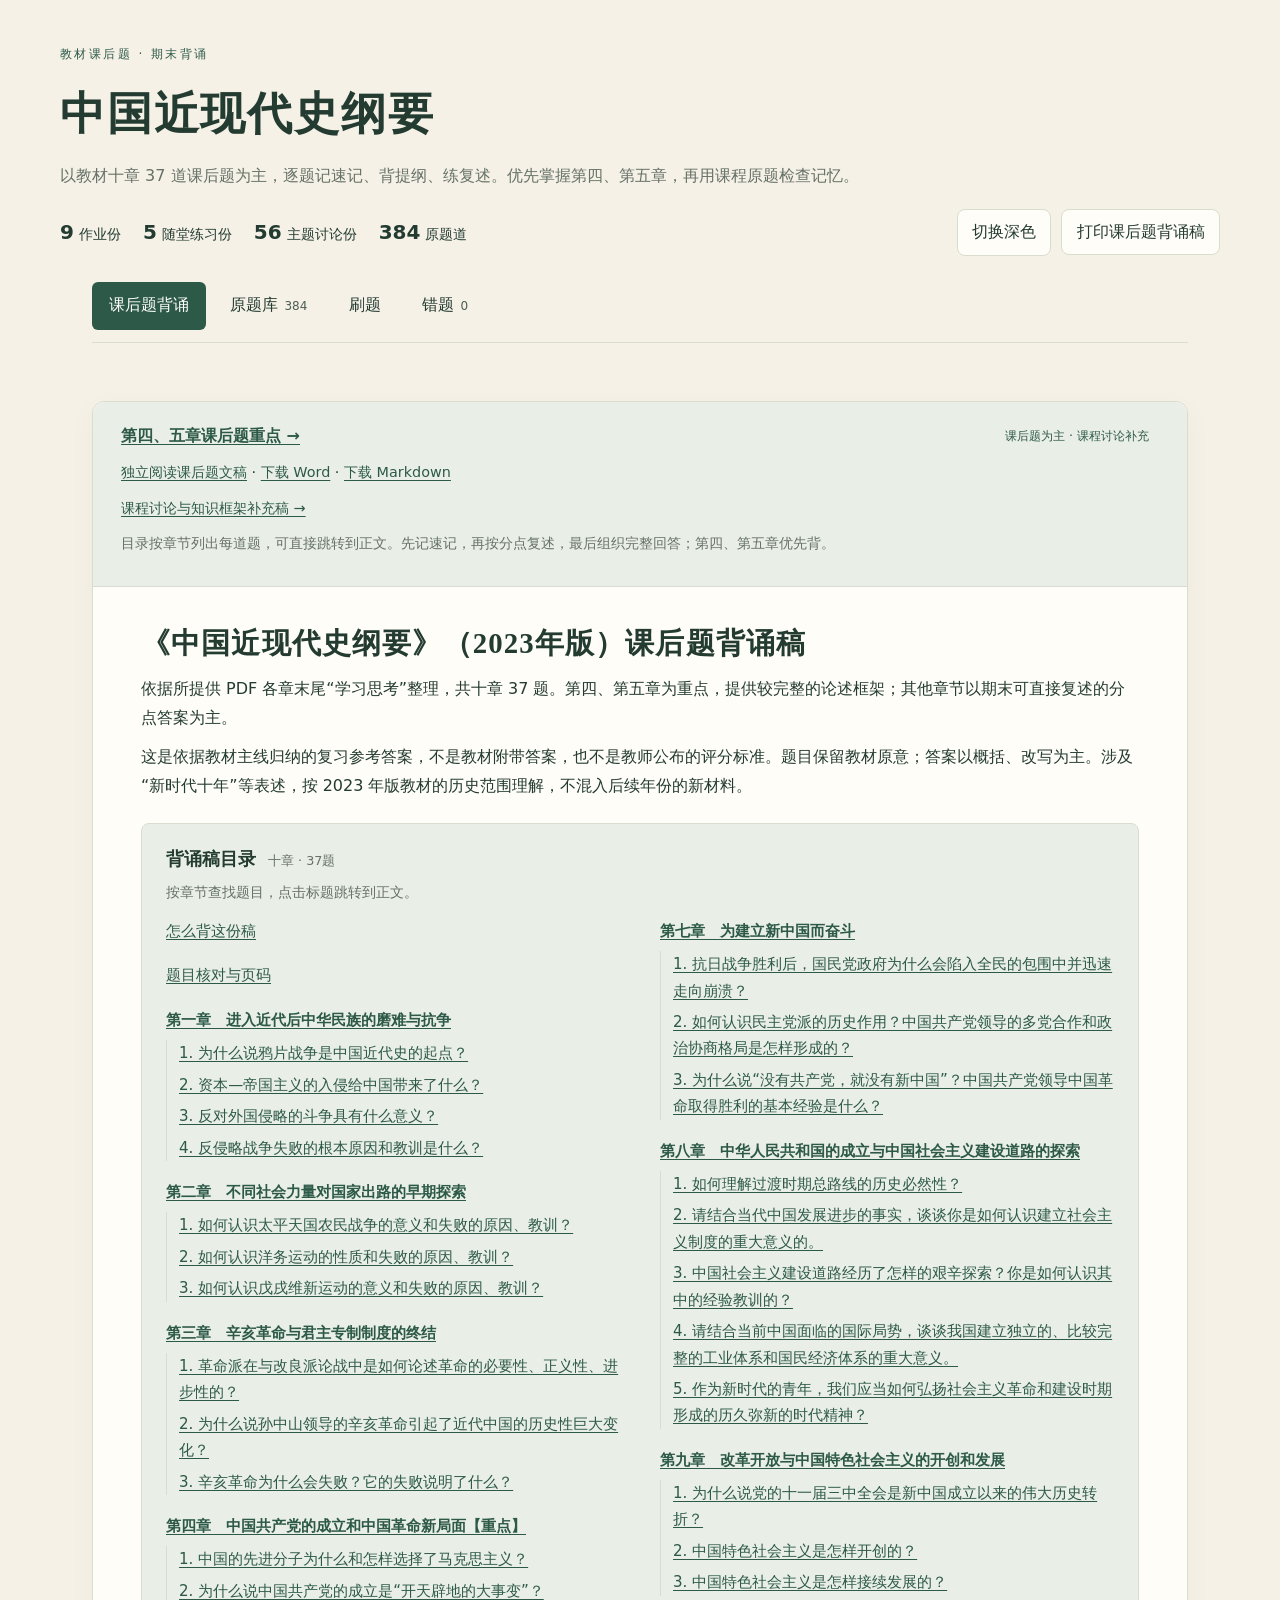
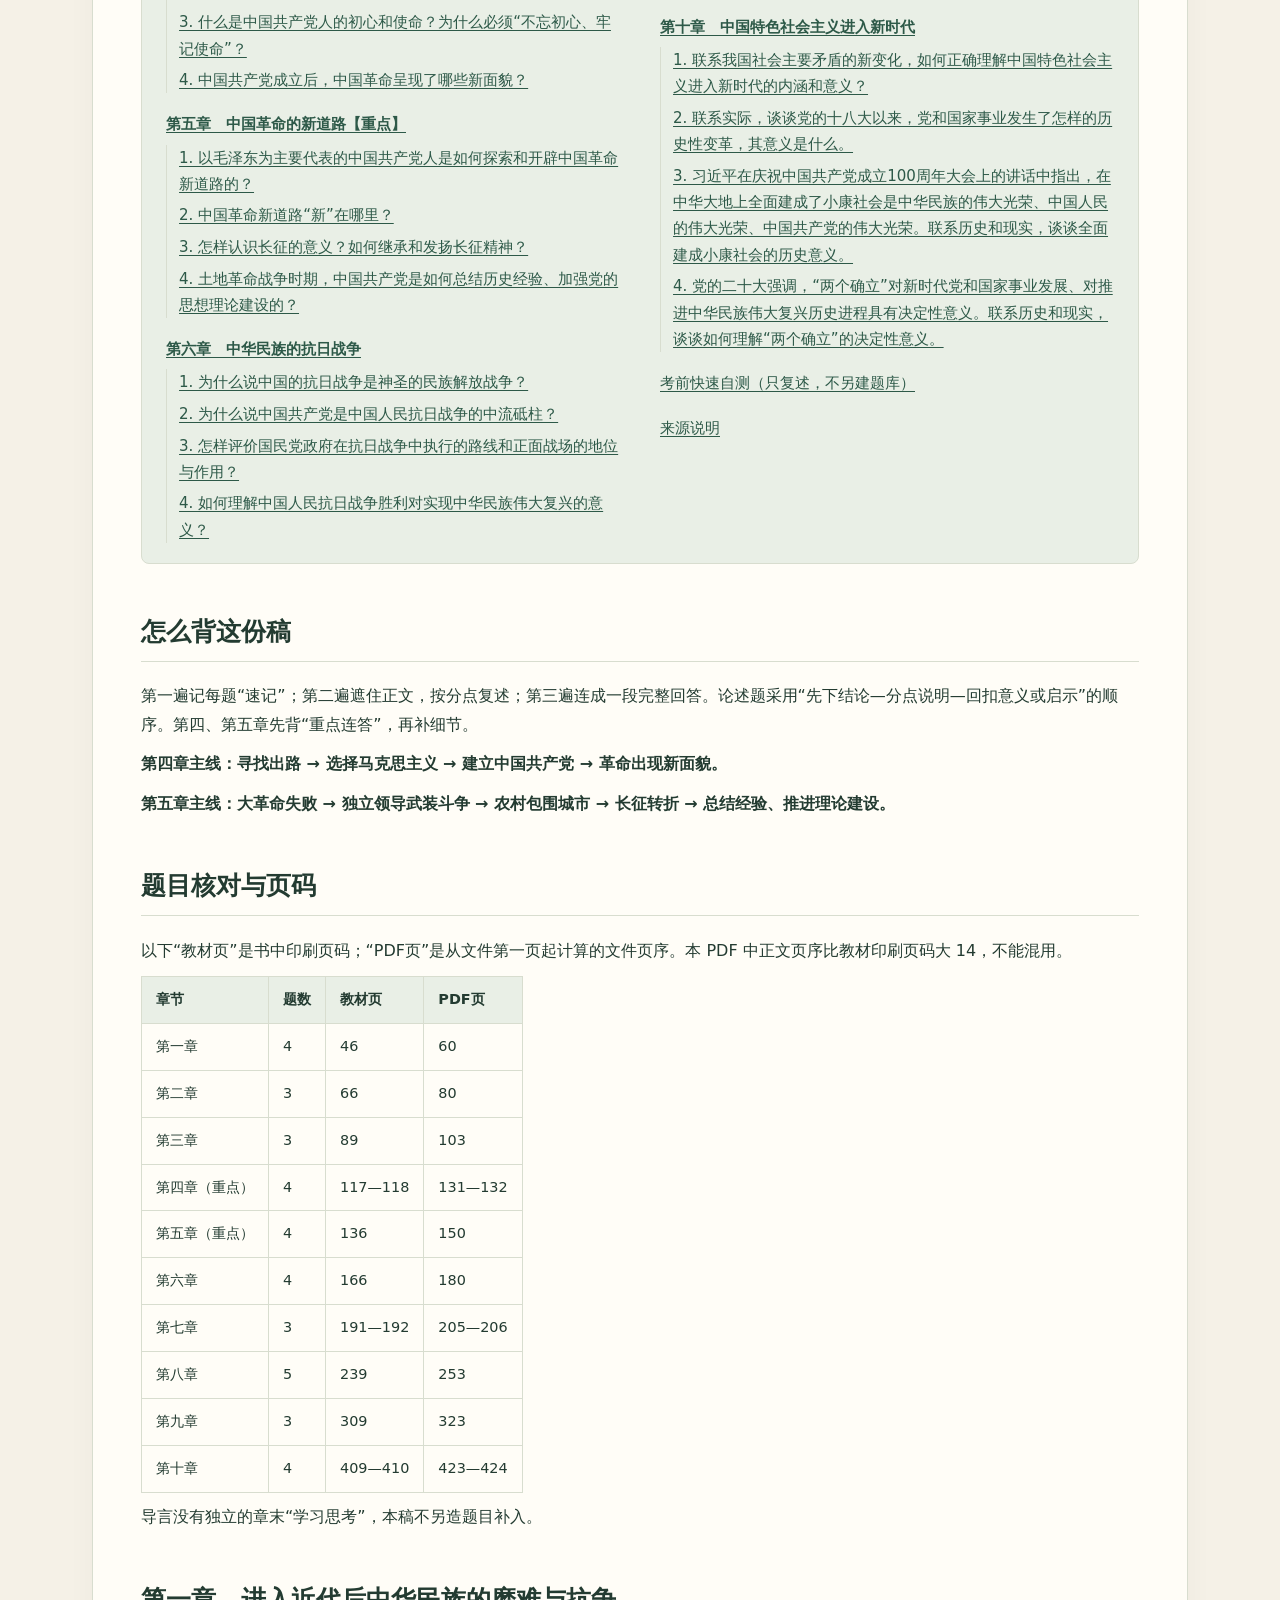
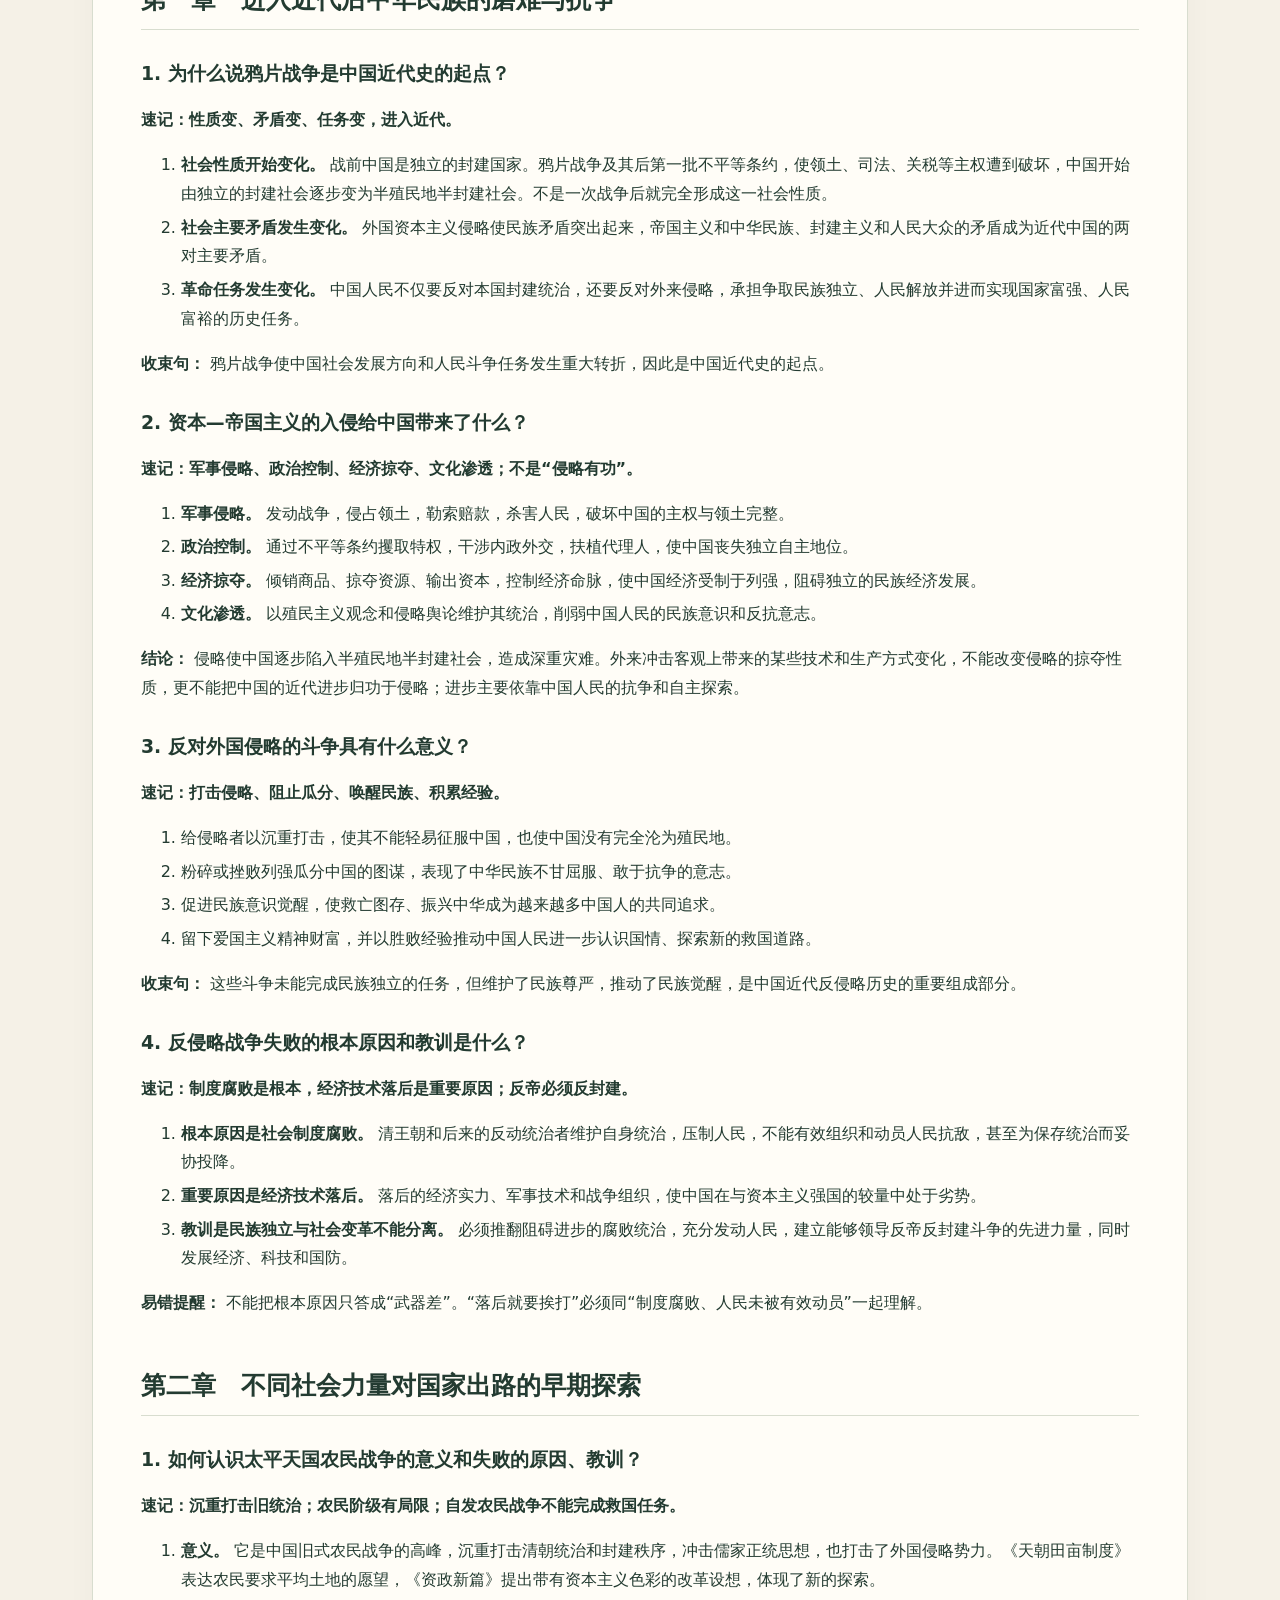
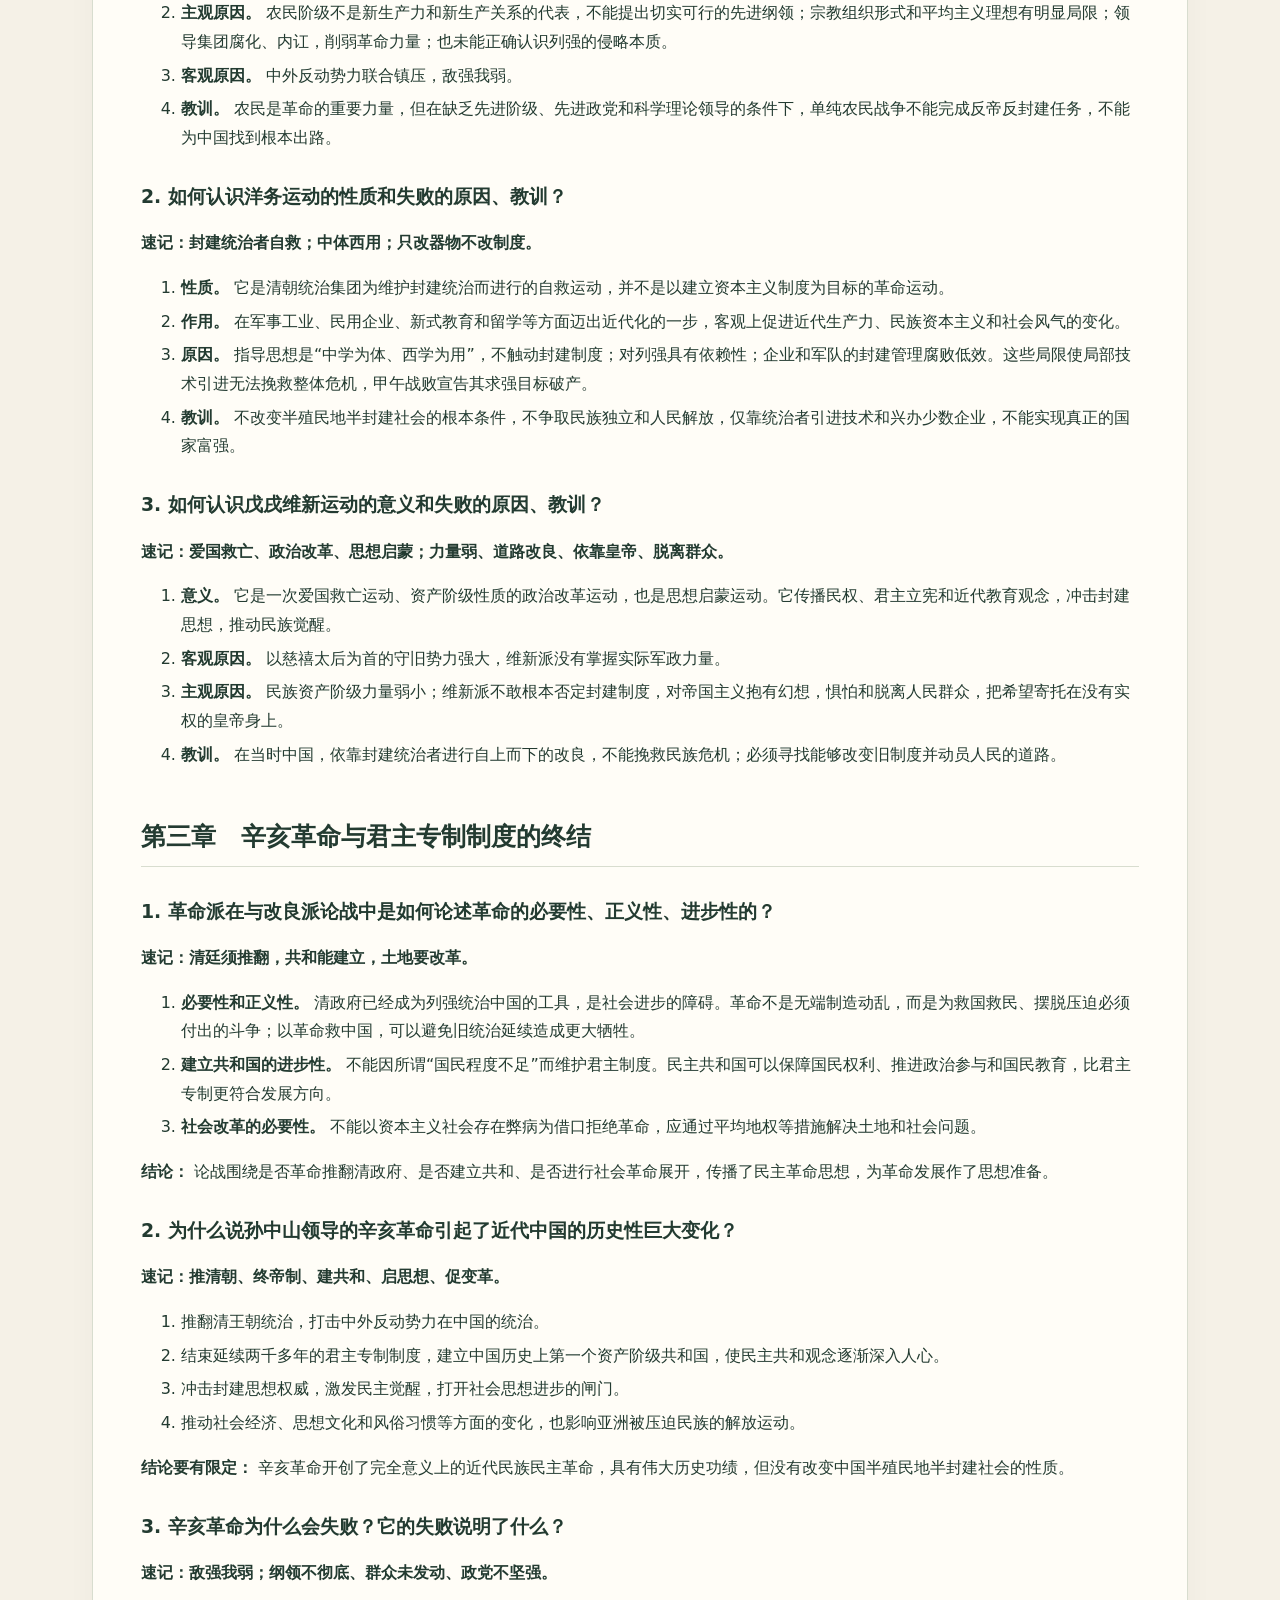
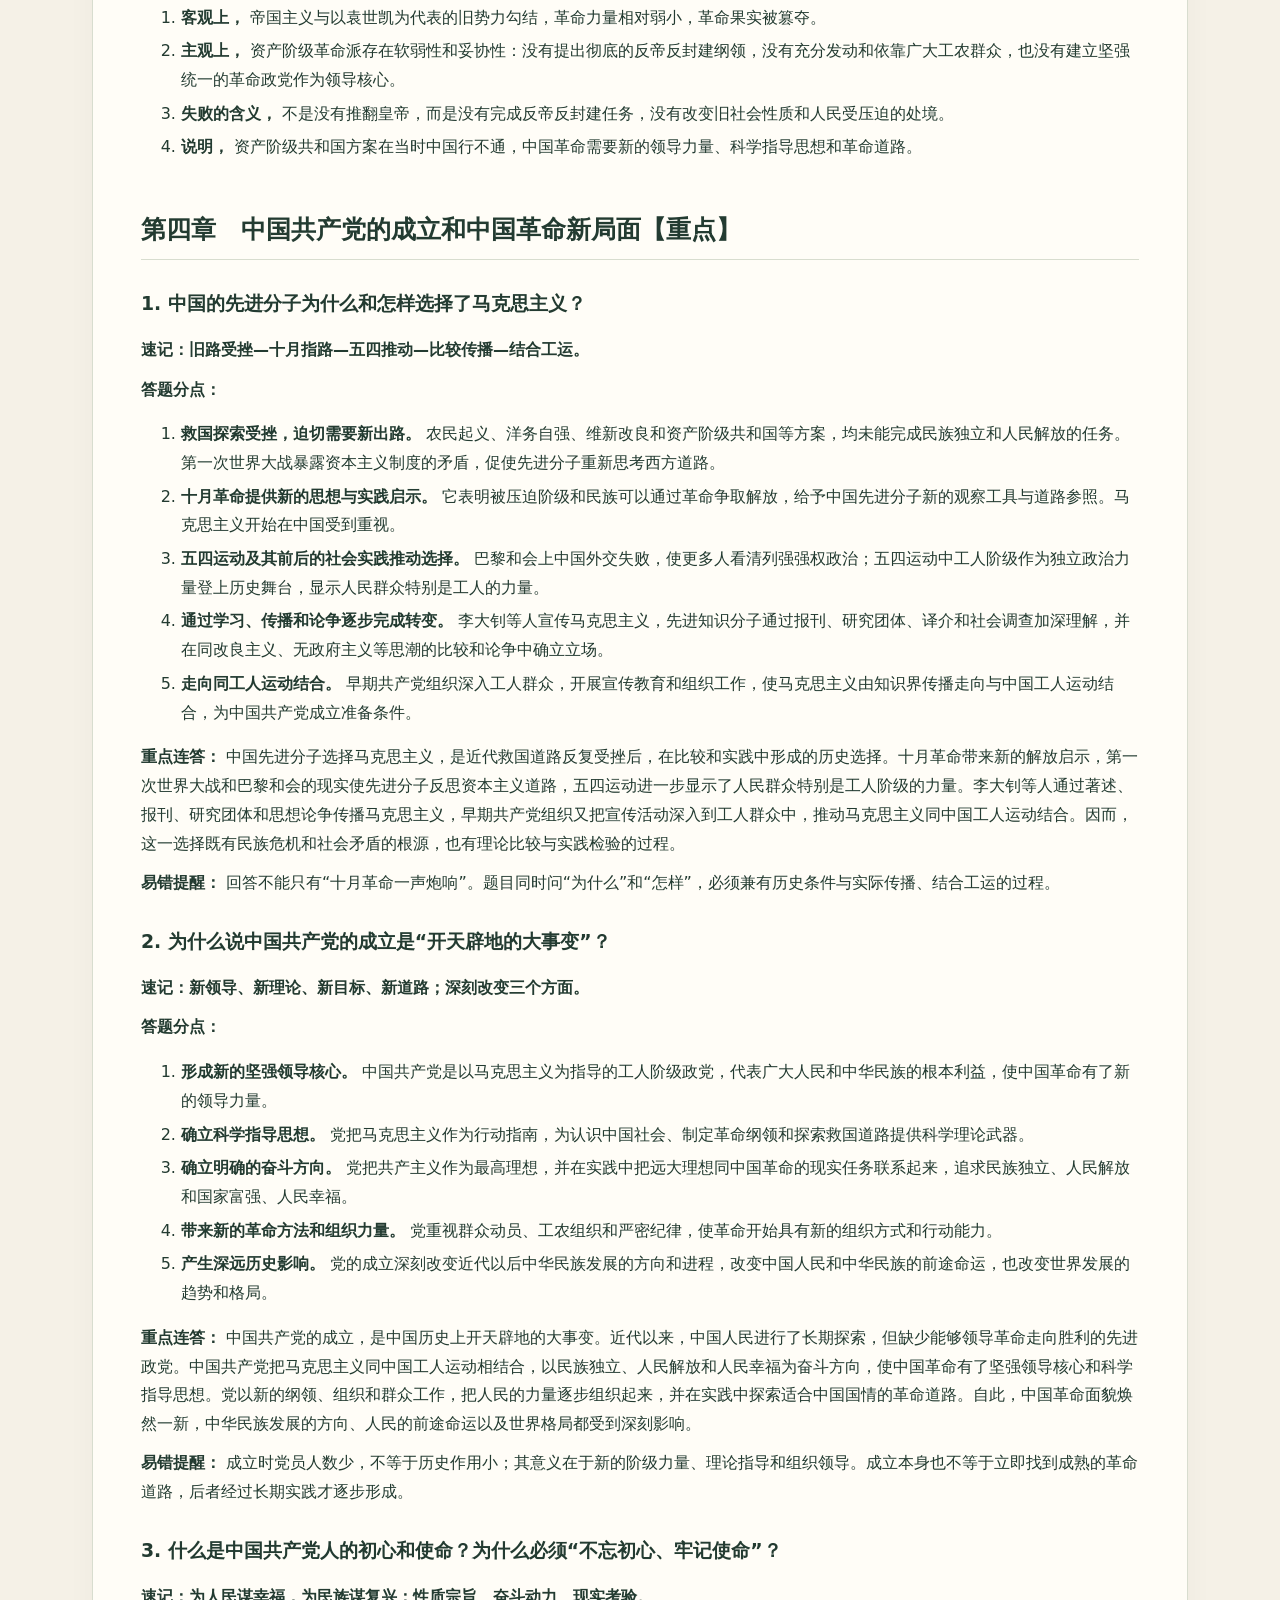
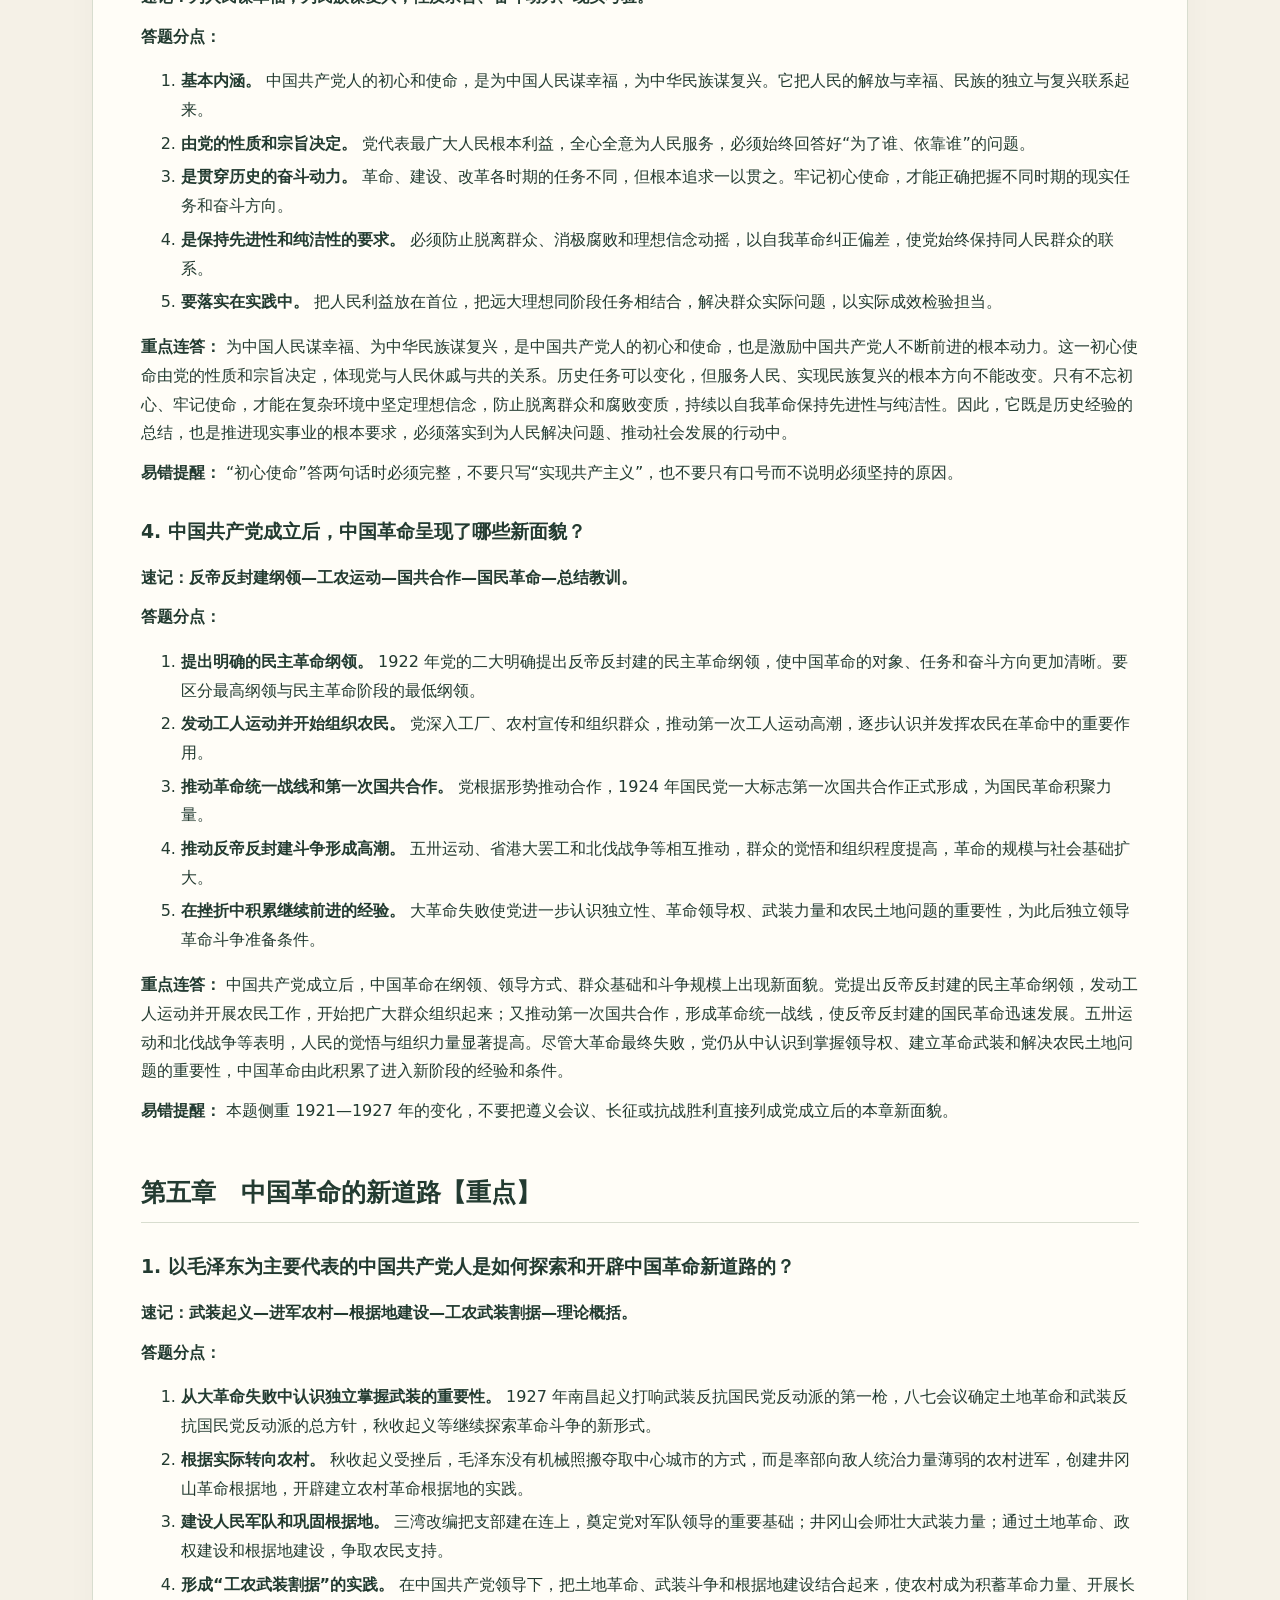
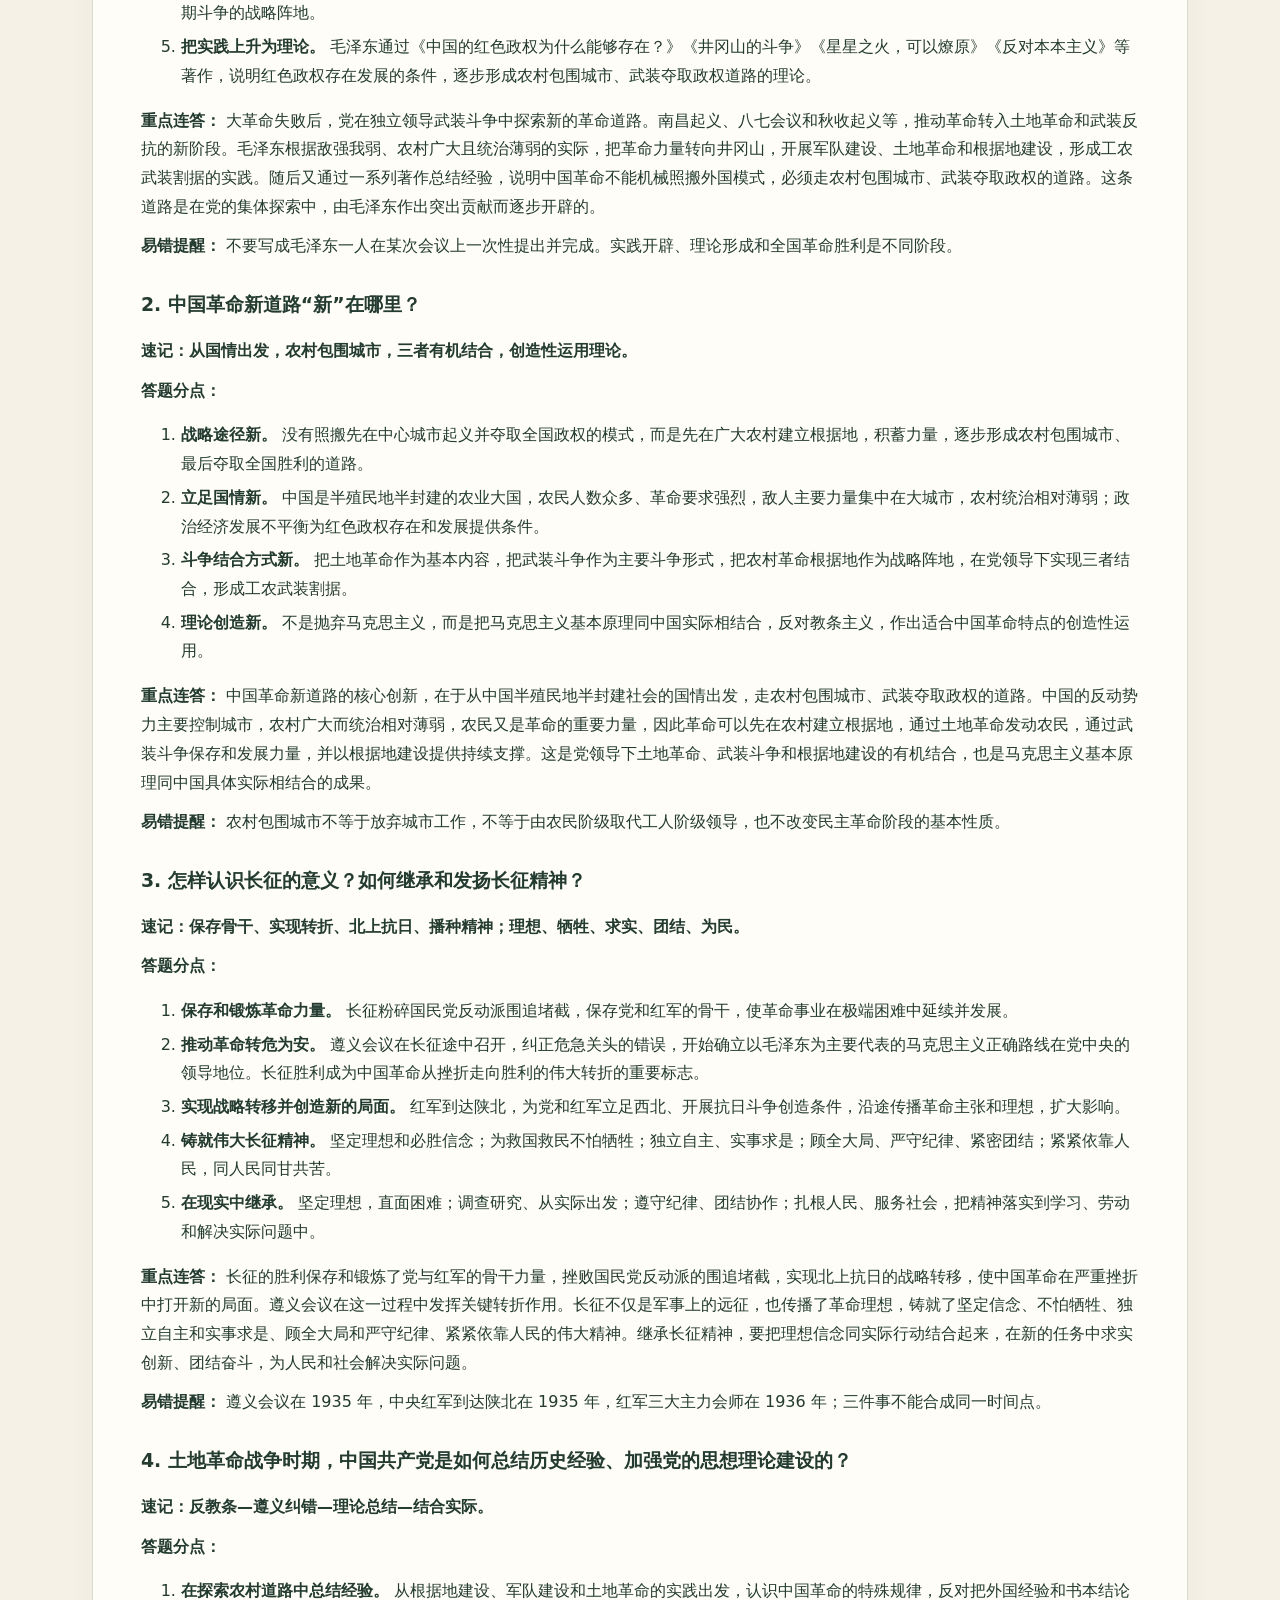
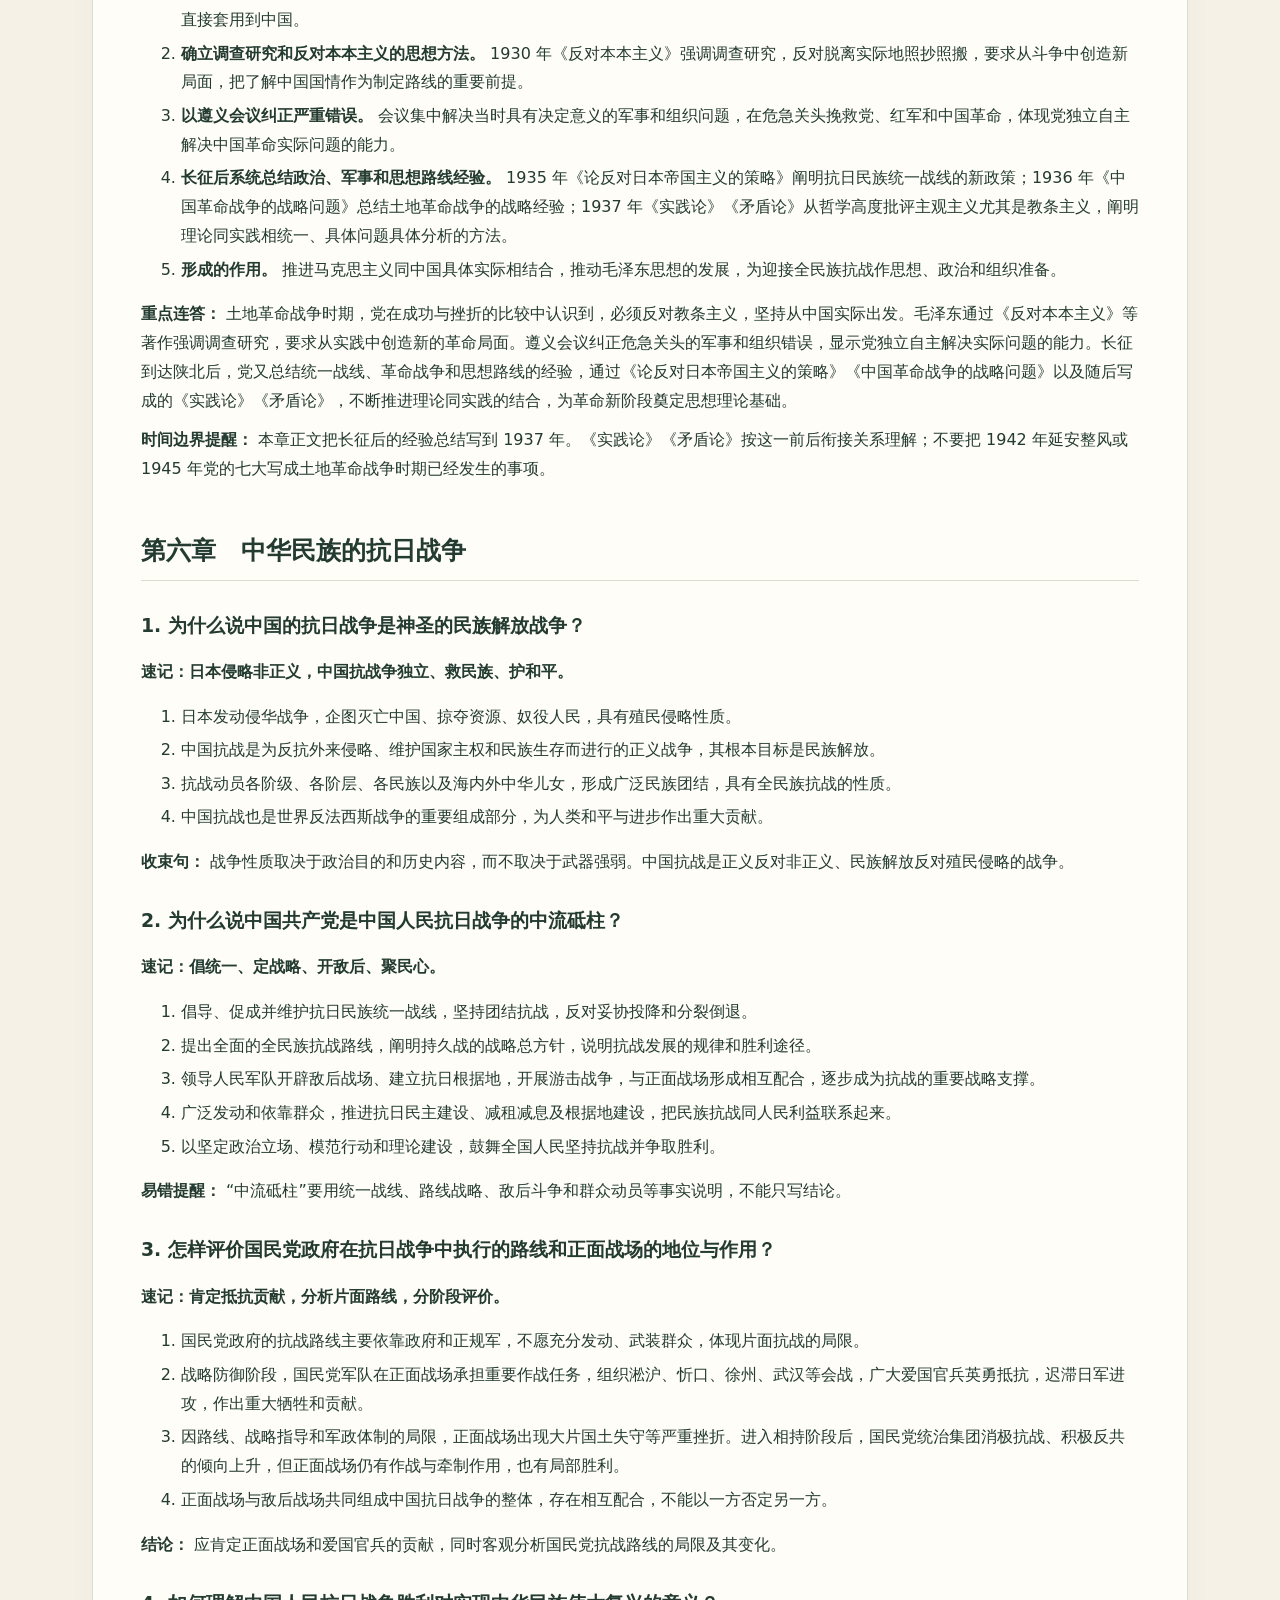
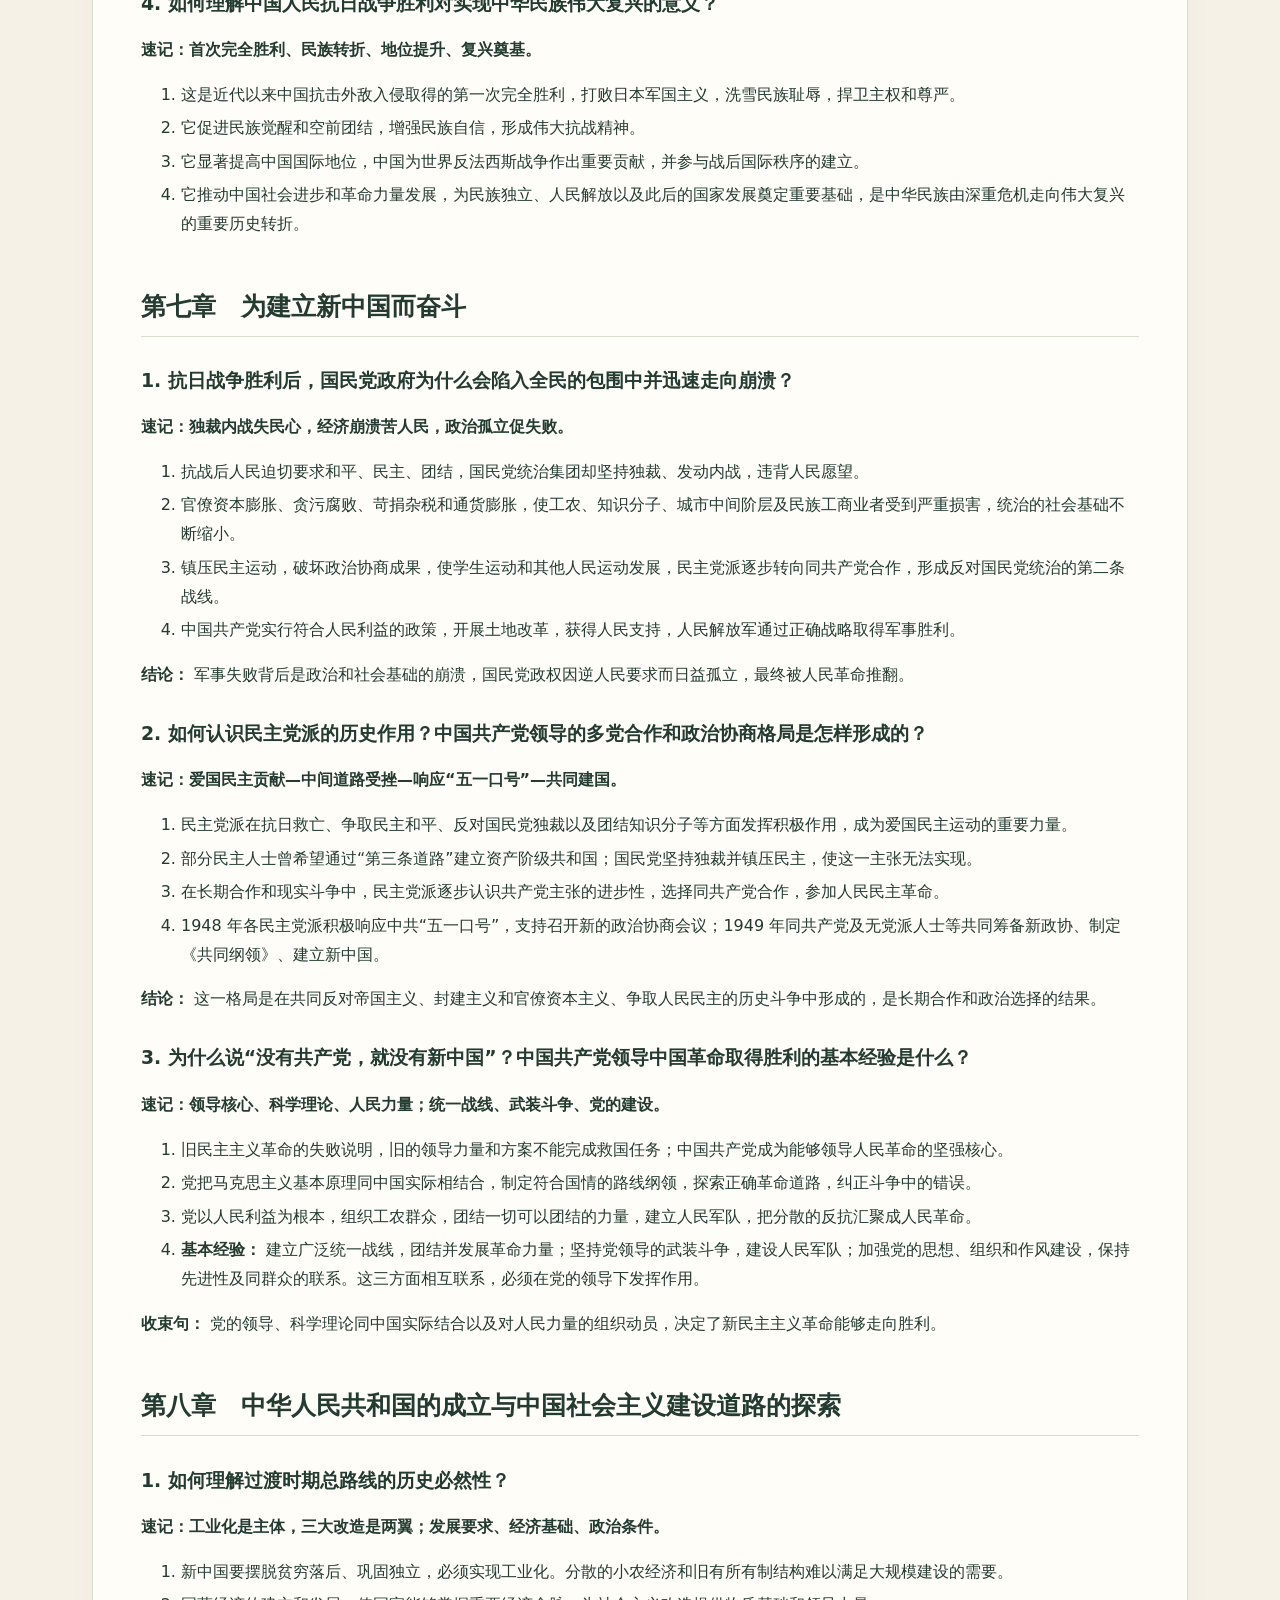
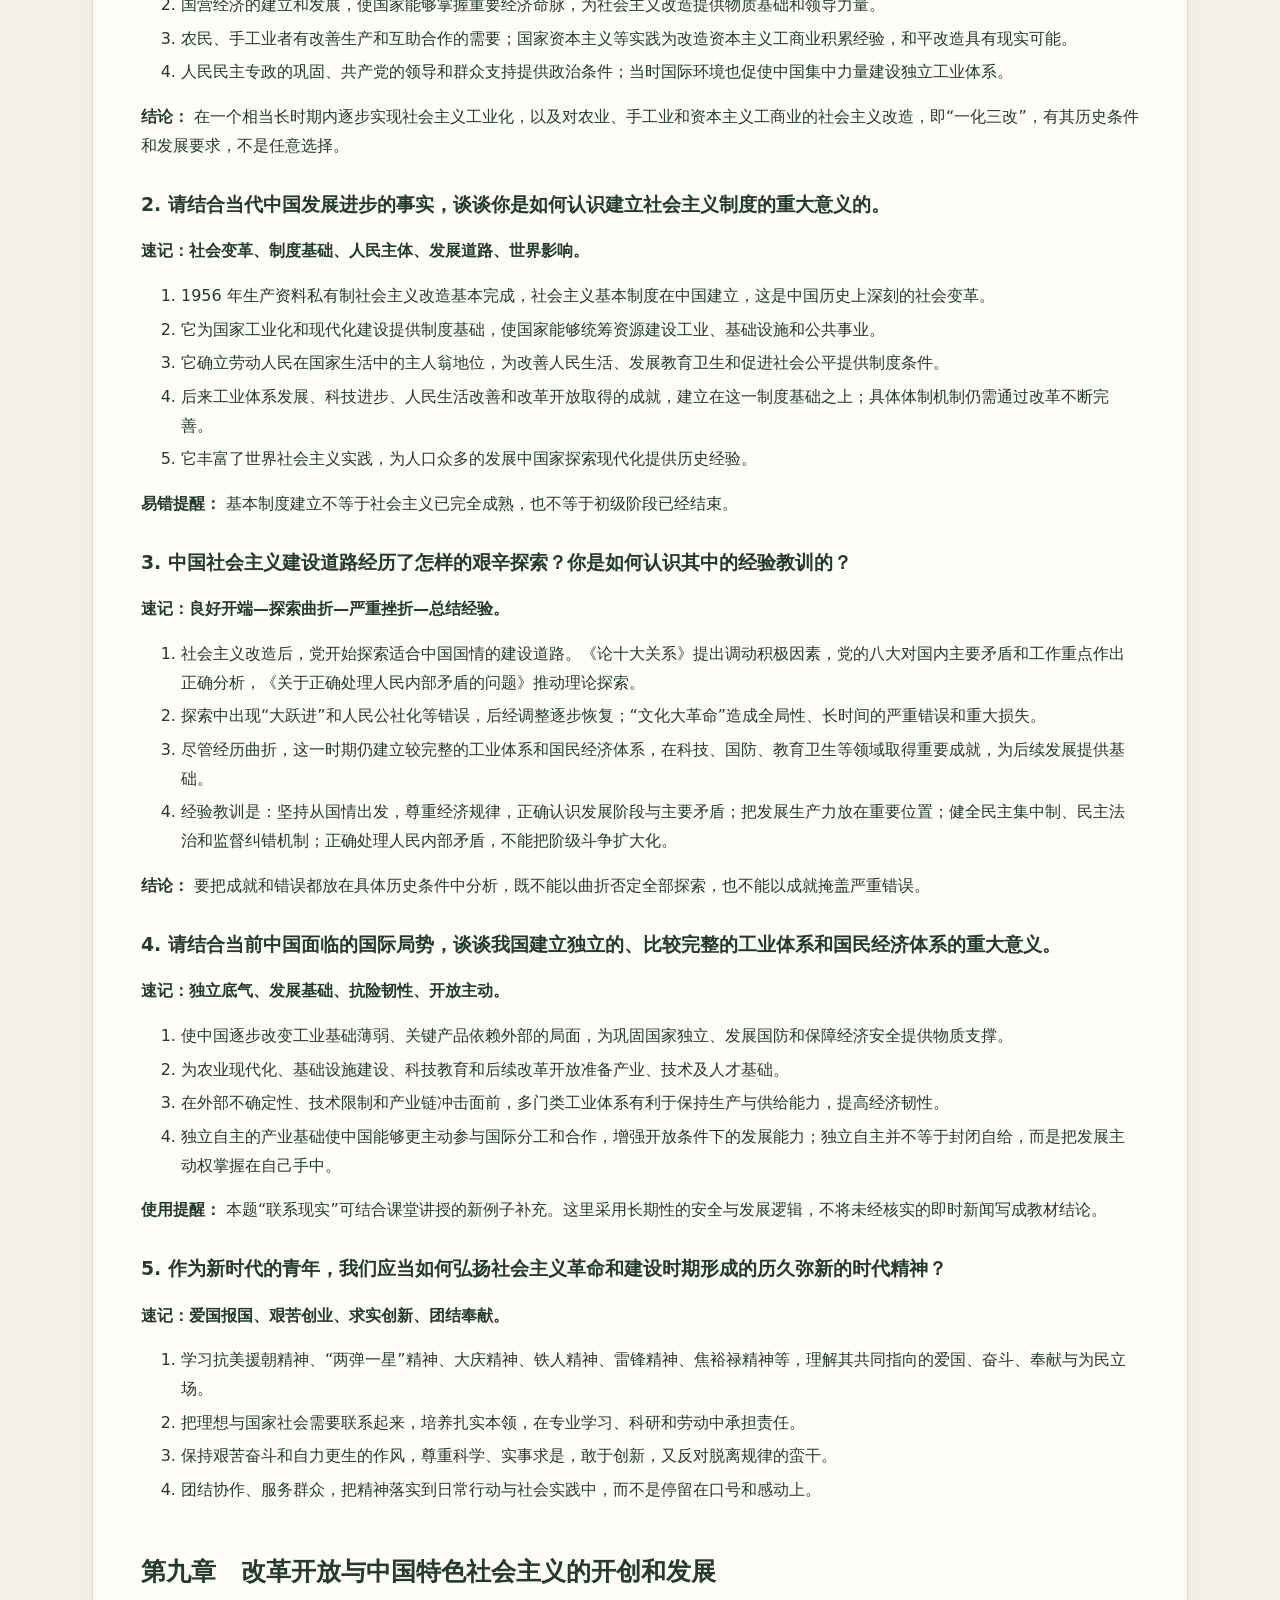
<file: index.html>
<!doctype html>
<html lang="zh-CN">
<head>
<meta charset="utf-8">
<meta name="viewport" content="width=device-width,initial-scale=1">
<meta name="color-scheme" content="light dark">
<script src="theme.js"></script>
<title>中国近现代史纲要 · 复习知识库</title>
<style>
:root{--paper:#f5f1e7;--sheet:#fffdf7;--ink:#233b31;--muted:#667167;--green:#2d5948;--pale:#e9efe6;--line:#d8ddcf;--rust:#a1452d}*{box-sizing:border-box}html{scroll-behavior:smooth;scroll-padding-top:24px}body{margin:0;background:var(--paper);color:var(--ink);font-family:Inter,"Noto Sans SC","Microsoft YaHei",system-ui,sans-serif;line-height:1.8;font-size:16px}button,input,select{font:inherit}button,a,input,select{touch-action:manipulation}button{cursor:pointer;border:1px solid var(--line);border-radius:8px;background:var(--sheet);color:var(--ink);padding:.48rem .9rem}button:disabled{cursor:default;opacity:.48}button:focus-visible,a:focus-visible,input:focus-visible,select:focus-visible,summary:focus-visible{outline:3px solid #b7bc7d;outline-offset:3px}button:hover:not(:disabled){border-color:var(--green);background:#edf1e8}button.primary{background:var(--green);border-color:var(--green);color:white}a{color:var(--green);text-underline-offset:3px}p{margin:.65em 0}h1,h2,h3,h4{font-weight:650;line-height:1.45}h1{font-family:Georgia,"Noto Serif SC","Songti SC",SimSun,serif;font-size:clamp(1.8rem,4vw,2.8rem);letter-spacing:.04em;margin:.35em 0}h2{font-size:1.55rem}h3{font-size:1.18rem}small,.small{font-size:.84rem}.muted{color:var(--muted)}.wrap{max-width:1160px;margin:auto;padding:0 32px}.masthead{padding:44px 0 26px}.eyebrow{font-size:.76rem;letter-spacing:.2em;color:var(--green)}.intro{max-width:820px;color:var(--muted);margin:12px 0 18px}.hero-bottom,.toolbar,.practice-toolbar,.bank-title{display:flex;gap:12px;align-items:center;justify-content:space-between;flex-wrap:wrap}.metrics{display:flex;gap:22px;flex-wrap:wrap;font-size:.88rem}.metrics strong{font-size:1.25rem;color:var(--ink);margin-right:5px}.pill{display:inline-flex;align-items:center;padding:3px 10px;border-radius:50px;background:var(--pale);font-size:.78rem;color:var(--green)}.nav{display:flex;gap:8px;border-bottom:1px solid var(--line);padding-bottom:12px;flex-wrap:wrap}.nav button{border:0;background:transparent;border-radius:6px;padding:.6rem 1.05rem}.nav button[aria-selected=true]{background:var(--green);color:#fff}.nav span{font-size:.75rem;opacity:.8;margin-left:6px}.panel{margin:25px 0 40px}[hidden]{display:none!important}.sheet{background:var(--sheet);border:1px solid var(--line);border-radius:12px;box-shadow:0 8px 30px #233b3109}.guide-top{padding:20px 28px;border-bottom:1px solid var(--line);background:#f0f3e9;border-radius:12px 12px 0 0}.guide-top p{font-size:.9rem;max-width:800px}.guide-top .quick-link{font-weight:600}.reading{padding:26px 48px 52px;max-width:100%;overflow-wrap:anywhere}.reading h1{font-size:1.8rem}.reading h2{margin-top:2em;border-bottom:1px solid var(--line);padding-bottom:.45em}.reading h3{margin-top:1.6em}.reading table{border-collapse:collapse;display:block;max-width:100%;overflow:auto;font-size:.9rem}.reading th,.reading td{border:1px solid var(--line);padding:10px 14px;text-align:left;vertical-align:top}.reading th{background:var(--pale)}.reading blockquote{margin:1.2em 0;padding:10px 20px;background:var(--pale);border-left:3px solid #7c9472}.reading li{margin:.3em 0}.reading code{font-size:.9em;white-space:normal}.reading details{margin:1em 0}.reading a{overflow-wrap:anywhere}.filters{margin:22px 0 20px;padding:20px}.filter-grid{display:grid;grid-template-columns:1fr 1fr 1.4fr 2fr;gap:12px;margin-top:12px}.field{display:flex;flex-direction:column;gap:5px}.field label{font-size:.78rem;color:var(--muted)}select,input[type=search]{width:100%;min-width:0;border:1px solid var(--line);border-radius:6px;background:var(--sheet);padding:8px 10px;color:var(--ink)}.bank-title{margin:18px 0}.bank-title h2{margin:0;font-size:1.3rem}.count-note{font-size:.85rem;color:var(--muted)}.question-card{padding:24px 28px;margin:14px 0;overflow-wrap:anywhere}.question-meta{display:flex;gap:7px;align-items:center;flex-wrap:wrap;color:var(--muted);font-size:.76rem;margin-bottom:12px}.question-number{color:var(--green);font-weight:700;font-variant-numeric:tabular-nums}.question-stem{font-size:1.08rem;line-height:1.85;white-space:pre-wrap;margin:6px 0 14px}.options{list-style:none;padding:0;margin:12px 0}.options li{padding:5px 0;white-space:pre-wrap}.option-key{display:inline-block;min-width:1.65em;font-weight:600}.source-line{font-size:.8rem;color:var(--muted);margin-top:16px}.question-card details{margin-top:14px;padding-top:12px;border-top:1px dashed var(--line)}summary{cursor:pointer;color:var(--green);font-size:.88rem;font-weight:600}.answer-body{padding:9px 0 1px;font-size:.94rem;white-space:pre-wrap}.answer-line{font-weight:600;color:var(--green)}.answer-label{font-size:.76rem;font-weight:600;display:block;margin:12px 0 3px;color:var(--muted)}.answer-note{color:#876923;font-size:.82rem}.question-card pre{white-space:pre-wrap;font:inherit;font-size:.82rem;color:var(--muted);margin:10px 0}.question-card .raw-details{border:0;padding:0}.raw-details summary{font-size:.78rem;font-weight:400;color:var(--muted)}.pager{display:flex;gap:12px;justify-content:center;align-items:center;margin:26px 0}.progress-bar{height:5px;background:#e0e6d9;border-radius:8px;margin:14px 0 20px;overflow:hidden}.progress-bar div{height:100%;background:var(--green);width:0;transition:width .2s}.practice-card{padding:28px 32px;max-width:900px;margin:0 auto}.practice-card fieldset{padding:0;border:0;margin:0;min-width:0}.practice-card legend{width:100%;padding:0;font-size:1.15rem;font-weight:550;margin-bottom:18px;white-space:pre-wrap}.choice{display:flex;gap:10px;align-items:flex-start;cursor:pointer;border:1px solid var(--line);border-radius:8px;padding:12px 14px;margin:10px 0;line-height:1.65;white-space:pre-wrap}.choice:has(input:checked){border-color:var(--green);background:#eef2e8}.choice input{margin-top:6px;flex:none;accent-color:var(--green);width:17px;height:17px}.choice.correct-choice{border-color:#789d70;background:#eef4e8}.choice.wrong-choice{border-color:#c39280;background:#fff1e9}.practice-actions{display:flex;gap:10px;align-items:center;margin-top:22px;flex-wrap:wrap}.feedback{margin:20px 0;padding:14px 18px;border-radius:8px;background:#edf3e7;border:1px solid #c8d6c0}.feedback.incorrect{background:#fff1e9;border-color:#e4c3b1;color:#8b3925}.feedback.ungraded{background:#f6f1e4;border-color:#dfd4ae;color:#796024}.practice-empty,.empty{padding:44px 28px;text-align:center;color:var(--muted)}.practice-empty h3{color:var(--ink)}.archive{padding:20px 24px;margin-top:25px}.archive summary{font-weight:500}.source-list{list-style:none;padding:0;font-size:.85rem}.source-list li{padding:10px 0;border-bottom:1px solid var(--line)}.source-list li:last-child{border:0}.source-count{margin-left:10px;font-size:.78rem;color:var(--muted)}.progress-footer{margin:28px 0 32px;padding:20px 0;border-top:1px solid var(--line)}.progress-controls{display:flex;gap:8px;flex-wrap:wrap}.progress-note{margin-top:8px;color:var(--muted);font-size:.78rem}.notice{margin:14px 0;padding:10px 14px;border:1px solid #dfd4ae;background:#fbf5e5;border-radius:7px;font-size:.86rem;color:#765d25}.status{min-height:1.7em;margin-top:10px;font-size:.86rem;color:var(--green)}.footer-line{font-size:.75rem;color:var(--muted);margin-bottom:30px}
@media(max-width:760px){.wrap{padding:0 18px}.masthead{padding-top:26px}.metrics{gap:14px}.metrics strong{font-size:1.1rem}.hero-bottom{align-items:flex-start}.filter-grid{grid-template-columns:1fr 1fr}.field:last-child{grid-column:1/-1}.reading{padding:16px 22px 32px}.guide-top{padding:18px 22px}.question-card,.practice-card{padding:20px}.question-stem{font-size:1rem}.nav{gap:3px}.nav button{padding:.55rem .7rem}.practice-toolbar{align-items:flex-start}.intro{font-size:.92rem}}
@media(max-width:420px){.filter-grid{grid-template-columns:1fr}.field:last-child{grid-column:auto}.metrics{gap:6px 14px}.hero-bottom>button{width:100%}.progress-controls{width:100%}.nav button{font-size:.88rem}.question-card,.practice-card{padding:16px}.reading{padding:12px 16px 26px}}
@media print{@page{size:A4;margin:18mm 17mm}body{background:white;font-size:10.5pt;color:#17281e;line-height:1.65}.wrap{max-width:none;padding:0}.masthead,.nav,.filters,.guide-top,.progress-footer,.footer-line,#bankPanel,#practicePanel,#globalNotice,#appStatus{display:none!important}#guidePanel{display:block!important;margin:0}.sheet{background:white;border:0;border-radius:0;box-shadow:none}.reading{padding:0;overflow:visible}.reading h1{font-size:20pt}.reading h2{font-size:15pt;margin-top:1.5em;break-after:avoid}.reading h3,.reading h4{break-after:avoid}.reading h3{font-size:12pt}.reading p,.reading li{orphans:3;widows:3}.reading a{color:inherit;text-decoration:none}.reading table{display:table;overflow:visible;font-size:9pt;width:100%}.reading tr,.reading blockquote{break-inside:avoid}.reading th,.reading td{padding:5px 7px}.reading details>*{display:block!important}.reading details summary{display:block!important}.reading details summary::marker{content:''}.reading [hidden]{display:block!important}.reading .no-print{display:none!important}}
</style>
<link rel="stylesheet" href="theme.css">
</head>
<body id="page-top">
<header class="masthead wrap">
  <div class="eyebrow">教材课后题 · 期末背诵</div>
  <h1 id="courseTitle">中国近现代史纲要</h1>
  <p class="intro">以教材十章 37 道课后题为主，逐题记速记、背提纲、练复述。优先掌握第四、第五章，再用课程原题检查记忆。</p>
  <div class="hero-bottom"><div id="metrics" class="metrics"></div><div class="header-actions"><button type="button" class="theme-toggle" data-theme-toggle aria-pressed="false" hidden>切换深色</button><button id="printButton">打印课后题背诵稿</button></div></div>
</header>
<main class="wrap">
  <nav class="nav" aria-label="复习方式">
    <button type="button" data-view="guide" aria-selected="true">课后题背诵</button>
    <button type="button" data-view="bank" aria-selected="false">原题库<span id="bankCount"></span></button>
    <button type="button" data-view="practice" aria-selected="false">刷题</button>
    <button type="button" data-view="mistakes" aria-selected="false">错题<span id="mistakeCount">0</span></button>
  </nav>
  <div id="globalNotice" class="notice" hidden></div>
  <div id="appStatus" class="status" role="status" aria-live="polite"></div>
  <section id="filters" class="filters sheet" aria-label="题库筛选" hidden>
    <div class="toolbar"><strong class="small">筛选课程原题</strong><button type="button" id="clearFilters" class="small">清除筛选</button></div>
    <div class="filter-grid">
      <div class="field"><label for="chapterFilter">章节</label><select id="chapterFilter"><option value="">全部章节</option></select></div>
      <div class="field"><label for="kindFilter">材料类别</label><select id="kindFilter"><option value="">全部类别</option></select></div>
      <div class="field"><label for="sourceFilter">来源</label><select id="sourceFilter"><option value="">全部来源</option></select></div>
      <div class="field"><label for="searchFilter">关键词（题目、选项、答案、解析）</label><input id="searchFilter" type="search" placeholder="例如：统一战线" autocomplete="off"></div>
    </div>
    <div id="filterResult" class="count-note" style="margin-top:12px"></div>
  </section>
  <section id="guidePanel" class="panel sheet" aria-label="背诵稿">
    <div class="guide-top">
      <div class="toolbar"><a id="discussionJump" class="quick-link" href="#textbook-section-17">第四、五章课后题重点 →</a><span class="pill">课后题为主 · 课程讨论补充</span></div>
      <p><a href="教材课后题背诵稿.html" target="_blank" rel="noopener">独立阅读课后题文稿</a> · <a href="教材课后题背诵稿.docx" download>下载 Word</a> · <a href="教材课后题背诵稿.md" download>下载 Markdown</a></p>
      <p><a href="期末背诵稿_完整版.html" target="_blank" rel="noopener">课程讨论与知识框架补充稿 →</a></p>
      <p class="muted">目录按章节列出每道题，可直接跳转到正文。先记速记，再按分点复述，最后组织完整回答；第四、第五章优先背。</p>
    </div>
    <article id="guideContent" class="reading"><h1 id="textbook-section-1">《中国近现代史纲要》（2023年版）课后题背诵稿</h1>
<p>依据所提供 PDF 各章末尾“学习思考”整理，共十章 37 题。第四、第五章为重点，提供较完整的论述框架；其他章节以期末可直接复述的分点答案为主。</p>
<p>这是依据教材主线归纳的复习参考答案，不是教材附带答案，也不是教师公布的评分标准。题目保留教材原意；答案以概括、改写为主。涉及“新时代十年”等表述，按 2023 年版教材的历史范围理解，不混入后续年份的新材料。</p>
<nav id="guide-toc" class="guide-toc no-print" aria-label="背诵稿目录">
<p class="toc-heading">背诵稿目录<span class="toc-count">十章 · 37题</span></p>
<p class="toc-hint">按章节查找题目，点击标题跳转到正文。</p>
<ul>
  <li><a href="#textbook-section-2">怎么背这份稿</a></li>
  <li><a href="#textbook-section-3">题目核对与页码</a></li>
  <li><a class="toc-chapter" href="#textbook-section-4">第一章　进入近代后中华民族的磨难与抗争</a>
    <ul>
      <li><a href="#textbook-section-5">1. 为什么说鸦片战争是中国近代史的起点？</a></li>
      <li><a href="#textbook-section-6">2. 资本—帝国主义的入侵给中国带来了什么？</a></li>
      <li><a href="#textbook-section-7">3. 反对外国侵略的斗争具有什么意义？</a></li>
      <li><a href="#textbook-section-8">4. 反侵略战争失败的根本原因和教训是什么？</a></li>
    </ul>
  </li>
  <li><a class="toc-chapter" href="#textbook-section-9">第二章　不同社会力量对国家出路的早期探索</a>
    <ul>
      <li><a href="#textbook-section-10">1. 如何认识太平天国农民战争的意义和失败的原因、教训？</a></li>
      <li><a href="#textbook-section-11">2. 如何认识洋务运动的性质和失败的原因、教训？</a></li>
      <li><a href="#textbook-section-12">3. 如何认识戊戌维新运动的意义和失败的原因、教训？</a></li>
    </ul>
  </li>
  <li><a class="toc-chapter" href="#textbook-section-13">第三章　辛亥革命与君主专制制度的终结</a>
    <ul>
      <li><a href="#textbook-section-14">1. 革命派在与改良派论战中是如何论述革命的必要性、正义性、进步性的？</a></li>
      <li><a href="#textbook-section-15">2. 为什么说孙中山领导的辛亥革命引起了近代中国的历史性巨大变化？</a></li>
      <li><a href="#textbook-section-16">3. 辛亥革命为什么会失败？它的失败说明了什么？</a></li>
    </ul>
  </li>
  <li><a class="toc-chapter" href="#textbook-section-17">第四章　中国共产党的成立和中国革命新局面【重点】</a>
    <ul>
      <li><a href="#textbook-section-18">1. 中国的先进分子为什么和怎样选择了马克思主义？</a></li>
      <li><a href="#textbook-section-19">2. 为什么说中国共产党的成立是“开天辟地的大事变”？</a></li>
      <li><a href="#textbook-section-20">3. 什么是中国共产党人的初心和使命？为什么必须“不忘初心、牢记使命”？</a></li>
      <li><a href="#textbook-section-21">4. 中国共产党成立后，中国革命呈现了哪些新面貌？</a></li>
    </ul>
  </li>
  <li><a class="toc-chapter" href="#textbook-section-22">第五章　中国革命的新道路【重点】</a>
    <ul>
      <li><a href="#textbook-section-23">1. 以毛泽东为主要代表的中国共产党人是如何探索和开辟中国革命新道路的？</a></li>
      <li><a href="#textbook-section-24">2. 中国革命新道路“新”在哪里？</a></li>
      <li><a href="#textbook-section-25">3. 怎样认识长征的意义？如何继承和发扬长征精神？</a></li>
      <li><a href="#textbook-section-26">4. 土地革命战争时期，中国共产党是如何总结历史经验、加强党的思想理论建设的？</a></li>
    </ul>
  </li>
  <li><a class="toc-chapter" href="#textbook-section-27">第六章　中华民族的抗日战争</a>
    <ul>
      <li><a href="#textbook-section-28">1. 为什么说中国的抗日战争是神圣的民族解放战争？</a></li>
      <li><a href="#textbook-section-29">2. 为什么说中国共产党是中国人民抗日战争的中流砥柱？</a></li>
      <li><a href="#textbook-section-30">3. 怎样评价国民党政府在抗日战争中执行的路线和正面战场的地位与作用？</a></li>
      <li><a href="#textbook-section-31">4. 如何理解中国人民抗日战争胜利对实现中华民族伟大复兴的意义？</a></li>
    </ul>
  </li>
  <li><a class="toc-chapter" href="#textbook-section-32">第七章　为建立新中国而奋斗</a>
    <ul>
      <li><a href="#textbook-section-33">1. 抗日战争胜利后，国民党政府为什么会陷入全民的包围中并迅速走向崩溃？</a></li>
      <li><a href="#textbook-section-34">2. 如何认识民主党派的历史作用？中国共产党领导的多党合作和政治协商格局是怎样形成的？</a></li>
      <li><a href="#textbook-section-35">3. 为什么说“没有共产党，就没有新中国”？中国共产党领导中国革命取得胜利的基本经验是什么？</a></li>
    </ul>
  </li>
  <li><a class="toc-chapter" href="#textbook-section-36">第八章　中华人民共和国的成立与中国社会主义建设道路的探索</a>
    <ul>
      <li><a href="#textbook-section-37">1. 如何理解过渡时期总路线的历史必然性？</a></li>
      <li><a href="#textbook-section-38">2. 请结合当代中国发展进步的事实，谈谈你是如何认识建立社会主义制度的重大意义的。</a></li>
      <li><a href="#textbook-section-39">3. 中国社会主义建设道路经历了怎样的艰辛探索？你是如何认识其中的经验教训的？</a></li>
      <li><a href="#textbook-section-40">4. 请结合当前中国面临的国际局势，谈谈我国建立独立的、比较完整的工业体系和国民经济体系的重大意义。</a></li>
      <li><a href="#textbook-section-41">5. 作为新时代的青年，我们应当如何弘扬社会主义革命和建设时期形成的历久弥新的时代精神？</a></li>
    </ul>
  </li>
  <li><a class="toc-chapter" href="#textbook-section-42">第九章　改革开放与中国特色社会主义的开创和发展</a>
    <ul>
      <li><a href="#textbook-section-43">1. 为什么说党的十一届三中全会是新中国成立以来的伟大历史转折？</a></li>
      <li><a href="#textbook-section-44">2. 中国特色社会主义是怎样开创的？</a></li>
      <li><a href="#textbook-section-45">3. 中国特色社会主义是怎样接续发展的？</a></li>
    </ul>
  </li>
  <li><a class="toc-chapter" href="#textbook-section-46">第十章　中国特色社会主义进入新时代</a>
    <ul>
      <li><a href="#textbook-section-47">1. 联系我国社会主要矛盾的新变化，如何正确理解中国特色社会主义进入新时代的内涵和意义？</a></li>
      <li><a href="#textbook-section-48">2. 联系实际，谈谈党的十八大以来，党和国家事业发生了怎样的历史性变革，其意义是什么。</a></li>
      <li><a href="#textbook-section-49">3. 习近平在庆祝中国共产党成立100周年大会上的讲话中指出，在中华大地上全面建成了小康社会是中华民族的伟大光荣、中国人民的伟大光荣、中国共产党的伟大光荣。联系历史和现实，谈谈全面建成小康社会的历史意义。</a></li>
      <li><a href="#textbook-section-50">4. 党的二十大强调，“两个确立”对新时代党和国家事业发展、对推进中华民族伟大复兴历史进程具有决定性意义。联系历史和现实，谈谈如何理解“两个确立”的决定性意义。</a></li>
    </ul>
  </li>
  <li><a href="#textbook-section-51">考前快速自测（只复述，不另建题库）</a></li>
  <li><a href="#textbook-section-52">来源说明</a></li>
</ul>

</nav>
<h2 id="textbook-section-2">怎么背这份稿</h2>
<p>第一遍记每题“速记”；第二遍遮住正文，按分点复述；第三遍连成一段完整回答。论述题采用“先下结论—分点说明—回扣意义或启示”的顺序。第四、第五章先背“重点连答”，再补细节。</p>
<p><strong>第四章主线：寻找出路 → 选择马克思主义 → 建立中国共产党 → 革命出现新面貌。</strong></p>
<p><strong>第五章主线：大革命失败 → 独立领导武装斗争 → 农村包围城市 → 长征转折 → 总结经验、推进理论建设。</strong></p>
<h2 id="textbook-section-3">题目核对与页码</h2>
<p>以下“教材页”是书中印刷页码；“PDF页”是从文件第一页起计算的文件页序。本 PDF 中正文页序比教材印刷页码大 14，不能混用。</p>
<table><thead><tr><th>章节</th><th>题数</th><th>教材页</th><th>PDF页</th></tr></thead><tbody><tr><td>第一章</td><td>4</td><td>46</td><td>60</td></tr><tr><td>第二章</td><td>3</td><td>66</td><td>80</td></tr><tr><td>第三章</td><td>3</td><td>89</td><td>103</td></tr><tr><td>第四章（重点）</td><td>4</td><td>117—118</td><td>131—132</td></tr><tr><td>第五章（重点）</td><td>4</td><td>136</td><td>150</td></tr><tr><td>第六章</td><td>4</td><td>166</td><td>180</td></tr><tr><td>第七章</td><td>3</td><td>191—192</td><td>205—206</td></tr><tr><td>第八章</td><td>5</td><td>239</td><td>253</td></tr><tr><td>第九章</td><td>3</td><td>309</td><td>323</td></tr><tr><td>第十章</td><td>4</td><td>409—410</td><td>423—424</td></tr></tbody></table>
<p>导言没有独立的章末“学习思考”，本稿不另造题目补入。</p>
<h2 id="textbook-section-4">第一章　进入近代后中华民族的磨难与抗争</h2>
<h3 id="textbook-section-5">1. 为什么说鸦片战争是中国近代史的起点？</h3>
<p><strong>速记：性质变、矛盾变、任务变，进入近代。</strong></p>
<ol><li><strong>社会性质开始变化。</strong> 战前中国是独立的封建国家。鸦片战争及其后第一批不平等条约，使领土、司法、关税等主权遭到破坏，中国开始由独立的封建社会逐步变为半殖民地半封建社会。不是一次战争后就完全形成这一社会性质。</li><li><strong>社会主要矛盾发生变化。</strong> 外国资本主义侵略使民族矛盾突出起来，帝国主义和中华民族、封建主义和人民大众的矛盾成为近代中国的两对主要矛盾。</li><li><strong>革命任务发生变化。</strong> 中国人民不仅要反对本国封建统治，还要反对外来侵略，承担争取民族独立、人民解放并进而实现国家富强、人民富裕的历史任务。</li></ol>
<p><strong>收束句：</strong> 鸦片战争使中国社会发展方向和人民斗争任务发生重大转折，因此是中国近代史的起点。</p>
<h3 id="textbook-section-6">2. 资本—帝国主义的入侵给中国带来了什么？</h3>
<p><strong>速记：军事侵略、政治控制、经济掠夺、文化渗透；不是“侵略有功”。</strong></p>
<ol><li><strong>军事侵略。</strong> 发动战争，侵占领土，勒索赔款，杀害人民，破坏中国的主权与领土完整。</li><li><strong>政治控制。</strong> 通过不平等条约攫取特权，干涉内政外交，扶植代理人，使中国丧失独立自主地位。</li><li><strong>经济掠夺。</strong> 倾销商品、掠夺资源、输出资本，控制经济命脉，使中国经济受制于列强，阻碍独立的民族经济发展。</li><li><strong>文化渗透。</strong> 以殖民主义观念和侵略舆论维护其统治，削弱中国人民的民族意识和反抗意志。</li></ol>
<p><strong>结论：</strong> 侵略使中国逐步陷入半殖民地半封建社会，造成深重灾难。外来冲击客观上带来的某些技术和生产方式变化，不能改变侵略的掠夺性质，更不能把中国的近代进步归功于侵略；进步主要依靠中国人民的抗争和自主探索。</p>
<h3 id="textbook-section-7">3. 反对外国侵略的斗争具有什么意义？</h3>
<p><strong>速记：打击侵略、阻止瓜分、唤醒民族、积累经验。</strong></p>
<ol><li>给侵略者以沉重打击，使其不能轻易征服中国，也使中国没有完全沦为殖民地。</li><li>粉碎或挫败列强瓜分中国的图谋，表现了中华民族不甘屈服、敢于抗争的意志。</li><li>促进民族意识觉醒，使救亡图存、振兴中华成为越来越多中国人的共同追求。</li><li>留下爱国主义精神财富，并以胜败经验推动中国人民进一步认识国情、探索新的救国道路。</li></ol>
<p><strong>收束句：</strong> 这些斗争未能完成民族独立的任务，但维护了民族尊严，推动了民族觉醒，是中国近代反侵略历史的重要组成部分。</p>
<h3 id="textbook-section-8">4. 反侵略战争失败的根本原因和教训是什么？</h3>
<p><strong>速记：制度腐败是根本，经济技术落后是重要原因；反帝必须反封建。</strong></p>
<ol><li><strong>根本原因是社会制度腐败。</strong> 清王朝和后来的反动统治者维护自身统治，压制人民，不能有效组织和动员人民抗敌，甚至为保存统治而妥协投降。</li><li><strong>重要原因是经济技术落后。</strong> 落后的经济实力、军事技术和战争组织，使中国在与资本主义强国的较量中处于劣势。</li><li><strong>教训是民族独立与社会变革不能分离。</strong> 必须推翻阻碍进步的腐败统治，充分发动人民，建立能够领导反帝反封建斗争的先进力量，同时发展经济、科技和国防。</li></ol>
<p><strong>易错提醒：</strong> 不能把根本原因只答成“武器差”。“落后就要挨打”必须同“制度腐败、人民未被有效动员”一起理解。</p>
<h2 id="textbook-section-9">第二章　不同社会力量对国家出路的早期探索</h2>
<h3 id="textbook-section-10">1. 如何认识太平天国农民战争的意义和失败的原因、教训？</h3>
<p><strong>速记：沉重打击旧统治；农民阶级有局限；自发农民战争不能完成救国任务。</strong></p>
<ol><li><strong>意义。</strong> 它是中国旧式农民战争的高峰，沉重打击清朝统治和封建秩序，冲击儒家正统思想，也打击了外国侵略势力。《天朝田亩制度》表达农民要求平均土地的愿望，《资政新篇》提出带有资本主义色彩的改革设想，体现了新的探索。</li><li><strong>主观原因。</strong> 农民阶级不是新生产力和新生产关系的代表，不能提出切实可行的先进纲领；宗教组织形式和平均主义理想有明显局限；领导集团腐化、内讧，削弱革命力量；也未能正确认识列强的侵略本质。</li><li><strong>客观原因。</strong> 中外反动势力联合镇压，敌强我弱。</li><li><strong>教训。</strong> 农民是革命的重要力量，但在缺乏先进阶级、先进政党和科学理论领导的条件下，单纯农民战争不能完成反帝反封建任务，不能为中国找到根本出路。</li></ol>
<h3 id="textbook-section-11">2. 如何认识洋务运动的性质和失败的原因、教训？</h3>
<p><strong>速记：封建统治者自救；中体西用；只改器物不改制度。</strong></p>
<ol><li><strong>性质。</strong> 它是清朝统治集团为维护封建统治而进行的自救运动，并不是以建立资本主义制度为目标的革命运动。</li><li><strong>作用。</strong> 在军事工业、民用企业、新式教育和留学等方面迈出近代化的一步，客观上促进近代生产力、民族资本主义和社会风气的变化。</li><li><strong>原因。</strong> 指导思想是“中学为体、西学为用”，不触动封建制度；对列强具有依赖性；企业和军队的封建管理腐败低效。这些局限使局部技术引进无法挽救整体危机，甲午战败宣告其求强目标破产。</li><li><strong>教训。</strong> 不改变半殖民地半封建社会的根本条件，不争取民族独立和人民解放，仅靠统治者引进技术和兴办少数企业，不能实现真正的国家富强。</li></ol>
<h3 id="textbook-section-12">3. 如何认识戊戌维新运动的意义和失败的原因、教训？</h3>
<p><strong>速记：爱国救亡、政治改革、思想启蒙；力量弱、道路改良、依靠皇帝、脱离群众。</strong></p>
<ol><li><strong>意义。</strong> 它是一次爱国救亡运动、资产阶级性质的政治改革运动，也是思想启蒙运动。它传播民权、君主立宪和近代教育观念，冲击封建思想，推动民族觉醒。</li><li><strong>客观原因。</strong> 以慈禧太后为首的守旧势力强大，维新派没有掌握实际军政力量。</li><li><strong>主观原因。</strong> 民族资产阶级力量弱小；维新派不敢根本否定封建制度，对帝国主义抱有幻想，惧怕和脱离人民群众，把希望寄托在没有实权的皇帝身上。</li><li><strong>教训。</strong> 在当时中国，依靠封建统治者进行自上而下的改良，不能挽救民族危机；必须寻找能够改变旧制度并动员人民的道路。</li></ol>
<h2 id="textbook-section-13">第三章　辛亥革命与君主专制制度的终结</h2>
<h3 id="textbook-section-14">1. 革命派在与改良派论战中是如何论述革命的必要性、正义性、进步性的？</h3>
<p><strong>速记：清廷须推翻，共和能建立，土地要改革。</strong></p>
<ol><li><strong>必要性和正义性。</strong> 清政府已经成为列强统治中国的工具，是社会进步的障碍。革命不是无端制造动乱，而是为救国救民、摆脱压迫必须付出的斗争；以革命救中国，可以避免旧统治延续造成更大牺牲。</li><li><strong>建立共和国的进步性。</strong> 不能因所谓“国民程度不足”而维护君主制度。民主共和国可以保障国民权利、推进政治参与和国民教育，比君主专制更符合发展方向。</li><li><strong>社会改革的必要性。</strong> 不能以资本主义社会存在弊病为借口拒绝革命，应通过平均地权等措施解决土地和社会问题。</li></ol>
<p><strong>结论：</strong> 论战围绕是否革命推翻清政府、是否建立共和、是否进行社会革命展开，传播了民主革命思想，为革命发展作了思想准备。</p>
<h3 id="textbook-section-15">2. 为什么说孙中山领导的辛亥革命引起了近代中国的历史性巨大变化？</h3>
<p><strong>速记：推清朝、终帝制、建共和、启思想、促变革。</strong></p>
<ol><li>推翻清王朝统治，打击中外反动势力在中国的统治。</li><li>结束延续两千多年的君主专制制度，建立中国历史上第一个资产阶级共和国，使民主共和观念逐渐深入人心。</li><li>冲击封建思想权威，激发民主觉醒，打开社会思想进步的闸门。</li><li>推动社会经济、思想文化和风俗习惯等方面的变化，也影响亚洲被压迫民族的解放运动。</li></ol>
<p><strong>结论要有限定：</strong> 辛亥革命开创了完全意义上的近代民族民主革命，具有伟大历史功绩，但没有改变中国半殖民地半封建社会的性质。</p>
<h3 id="textbook-section-16">3. 辛亥革命为什么会失败？它的失败说明了什么？</h3>
<p><strong>速记：敌强我弱；纲领不彻底、群众未发动、政党不坚强。</strong></p>
<ol><li><strong>客观上，</strong> 帝国主义与以袁世凯为代表的旧势力勾结，革命力量相对弱小，革命果实被篡夺。</li><li><strong>主观上，</strong> 资产阶级革命派存在软弱性和妥协性：没有提出彻底的反帝反封建纲领，没有充分发动和依靠广大工农群众，也没有建立坚强统一的革命政党作为领导核心。</li><li><strong>失败的含义，</strong> 不是没有推翻皇帝，而是没有完成反帝反封建任务，没有改变旧社会性质和人民受压迫的处境。</li><li><strong>说明，</strong> 资产阶级共和国方案在当时中国行不通，中国革命需要新的领导力量、科学指导思想和革命道路。</li></ol>
<h2 id="textbook-section-17">第四章　中国共产党的成立和中国革命新局面【重点】</h2>
<h3 id="textbook-section-18">1. 中国的先进分子为什么和怎样选择了马克思主义？</h3>
<p><strong>速记：旧路受挫—十月指路—五四推动—比较传播—结合工运。</strong></p>
<p><strong>答题分点：</strong></p>
<ol><li><strong>救国探索受挫，迫切需要新出路。</strong> 农民起义、洋务自强、维新改良和资产阶级共和国等方案，均未能完成民族独立和人民解放的任务。第一次世界大战暴露资本主义制度的矛盾，促使先进分子重新思考西方道路。</li><li><strong>十月革命提供新的思想与实践启示。</strong> 它表明被压迫阶级和民族可以通过革命争取解放，给予中国先进分子新的观察工具与道路参照。马克思主义开始在中国受到重视。</li><li><strong>五四运动及其前后的社会实践推动选择。</strong> 巴黎和会上中国外交失败，使更多人看清列强强权政治；五四运动中工人阶级作为独立政治力量登上历史舞台，显示人民群众特别是工人的力量。</li><li><strong>通过学习、传播和论争逐步完成转变。</strong> 李大钊等人宣传马克思主义，先进知识分子通过报刊、研究团体、译介和社会调查加深理解，并在同改良主义、无政府主义等思潮的比较和论争中确立立场。</li><li><strong>走向同工人运动结合。</strong> 早期共产党组织深入工人群众，开展宣传教育和组织工作，使马克思主义由知识界传播走向与中国工人运动结合，为中国共产党成立准备条件。</li></ol>
<p><strong>重点连答：</strong> 中国先进分子选择马克思主义，是近代救国道路反复受挫后，在比较和实践中形成的历史选择。十月革命带来新的解放启示，第一次世界大战和巴黎和会的现实使先进分子反思资本主义道路，五四运动进一步显示了人民群众特别是工人阶级的力量。李大钊等人通过著述、报刊、研究团体和思想论争传播马克思主义，早期共产党组织又把宣传活动深入到工人群众中，推动马克思主义同中国工人运动结合。因而，这一选择既有民族危机和社会矛盾的根源，也有理论比较与实践检验的过程。</p>
<p><strong>易错提醒：</strong> 回答不能只有“十月革命一声炮响”。题目同时问“为什么”和“怎样”，必须兼有历史条件与实际传播、结合工运的过程。</p>
<h3 id="textbook-section-19">2. 为什么说中国共产党的成立是“开天辟地的大事变”？</h3>
<p><strong>速记：新领导、新理论、新目标、新道路；深刻改变三个方面。</strong></p>
<p><strong>答题分点：</strong></p>
<ol><li><strong>形成新的坚强领导核心。</strong> 中国共产党是以马克思主义为指导的工人阶级政党，代表广大人民和中华民族的根本利益，使中国革命有了新的领导力量。</li><li><strong>确立科学指导思想。</strong> 党把马克思主义作为行动指南，为认识中国社会、制定革命纲领和探索救国道路提供科学理论武器。</li><li><strong>确立明确的奋斗方向。</strong> 党把共产主义作为最高理想，并在实践中把远大理想同中国革命的现实任务联系起来，追求民族独立、人民解放和国家富强、人民幸福。</li><li><strong>带来新的革命方法和组织力量。</strong> 党重视群众动员、工农组织和严密纪律，使革命开始具有新的组织方式和行动能力。</li><li><strong>产生深远历史影响。</strong> 党的成立深刻改变近代以后中华民族发展的方向和进程，改变中国人民和中华民族的前途命运，也改变世界发展的趋势和格局。</li></ol>
<p><strong>重点连答：</strong> 中国共产党的成立，是中国历史上开天辟地的大事变。近代以来，中国人民进行了长期探索，但缺少能够领导革命走向胜利的先进政党。中国共产党把马克思主义同中国工人运动相结合，以民族独立、人民解放和人民幸福为奋斗方向，使中国革命有了坚强领导核心和科学指导思想。党以新的纲领、组织和群众工作，把人民的力量逐步组织起来，并在实践中探索适合中国国情的革命道路。自此，中国革命面貌焕然一新，中华民族发展的方向、人民的前途命运以及世界格局都受到深刻影响。</p>
<p><strong>易错提醒：</strong> 成立时党员人数少，不等于历史作用小；其意义在于新的阶级力量、理论指导和组织领导。成立本身也不等于立即找到成熟的革命道路，后者经过长期实践才逐步形成。</p>
<h3 id="textbook-section-20">3. 什么是中国共产党人的初心和使命？为什么必须“不忘初心、牢记使命”？</h3>
<p><strong>速记：为人民谋幸福，为民族谋复兴；性质宗旨、奋斗动力、现实考验。</strong></p>
<p><strong>答题分点：</strong></p>
<ol><li><strong>基本内涵。</strong> 中国共产党人的初心和使命，是为中国人民谋幸福，为中华民族谋复兴。它把人民的解放与幸福、民族的独立与复兴联系起来。</li><li><strong>由党的性质和宗旨决定。</strong> 党代表最广大人民根本利益，全心全意为人民服务，必须始终回答好“为了谁、依靠谁”的问题。</li><li><strong>是贯穿历史的奋斗动力。</strong> 革命、建设、改革各时期的任务不同，但根本追求一以贯之。牢记初心使命，才能正确把握不同时期的现实任务和奋斗方向。</li><li><strong>是保持先进性和纯洁性的要求。</strong> 必须防止脱离群众、消极腐败和理想信念动摇，以自我革命纠正偏差，使党始终保持同人民群众的联系。</li><li><strong>要落实在实践中。</strong> 把人民利益放在首位，把远大理想同阶段任务相结合，解决群众实际问题，以实际成效检验担当。</li></ol>
<p><strong>重点连答：</strong> 为中国人民谋幸福、为中华民族谋复兴，是中国共产党人的初心和使命，也是激励中国共产党人不断前进的根本动力。这一初心使命由党的性质和宗旨决定，体现党与人民休戚与共的关系。历史任务可以变化，但服务人民、实现民族复兴的根本方向不能改变。只有不忘初心、牢记使命，才能在复杂环境中坚定理想信念，防止脱离群众和腐败变质，持续以自我革命保持先进性与纯洁性。因此，它既是历史经验的总结，也是推进现实事业的根本要求，必须落实到为人民解决问题、推动社会发展的行动中。</p>
<p><strong>易错提醒：</strong> “初心使命”答两句话时必须完整，不要只写“实现共产主义”，也不要只有口号而不说明必须坚持的原因。</p>
<h3 id="textbook-section-21">4. 中国共产党成立后，中国革命呈现了哪些新面貌？</h3>
<p><strong>速记：反帝反封建纲领—工农运动—国共合作—国民革命—总结教训。</strong></p>
<p><strong>答题分点：</strong></p>
<ol><li><strong>提出明确的民主革命纲领。</strong> 1922 年党的二大明确提出反帝反封建的民主革命纲领，使中国革命的对象、任务和奋斗方向更加清晰。要区分最高纲领与民主革命阶段的最低纲领。</li><li><strong>发动工人运动并开始组织农民。</strong> 党深入工厂、农村宣传和组织群众，推动第一次工人运动高潮，逐步认识并发挥农民在革命中的重要作用。</li><li><strong>推动革命统一战线和第一次国共合作。</strong> 党根据形势推动合作，1924 年国民党一大标志第一次国共合作正式形成，为国民革命积聚力量。</li><li><strong>推动反帝反封建斗争形成高潮。</strong> 五卅运动、省港大罢工和北伐战争等相互推动，群众的觉悟和组织程度提高，革命的规模与社会基础扩大。</li><li><strong>在挫折中积累继续前进的经验。</strong> 大革命失败使党进一步认识独立性、革命领导权、武装力量和农民土地问题的重要性，为此后独立领导革命斗争准备条件。</li></ol>
<p><strong>重点连答：</strong> 中国共产党成立后，中国革命在纲领、领导方式、群众基础和斗争规模上出现新面貌。党提出反帝反封建的民主革命纲领，发动工人运动并开展农民工作，开始把广大群众组织起来；又推动第一次国共合作，形成革命统一战线，使反帝反封建的国民革命迅速发展。五卅运动和北伐战争等表明，人民的觉悟与组织力量显著提高。尽管大革命最终失败，党仍从中认识到掌握领导权、建立革命武装和解决农民土地问题的重要性，中国革命由此积累了进入新阶段的经验和条件。</p>
<p><strong>易错提醒：</strong> 本题侧重 1921—1927 年的变化，不要把遵义会议、长征或抗战胜利直接列成党成立后的本章新面貌。</p>
<h2 id="textbook-section-22">第五章　中国革命的新道路【重点】</h2>
<h3 id="textbook-section-23">1. 以毛泽东为主要代表的中国共产党人是如何探索和开辟中国革命新道路的？</h3>
<p><strong>速记：武装起义—进军农村—根据地建设—工农武装割据—理论概括。</strong></p>
<p><strong>答题分点：</strong></p>
<ol><li><strong>从大革命失败中认识独立掌握武装的重要性。</strong> 1927 年南昌起义打响武装反抗国民党反动派的第一枪，八七会议确定土地革命和武装反抗国民党反动派的总方针，秋收起义等继续探索革命斗争的新形式。</li><li><strong>根据实际转向农村。</strong> 秋收起义受挫后，毛泽东没有机械照搬夺取中心城市的方式，而是率部向敌人统治力量薄弱的农村进军，创建井冈山革命根据地，开辟建立农村革命根据地的实践。</li><li><strong>建设人民军队和巩固根据地。</strong> 三湾改编把支部建在连上，奠定党对军队领导的重要基础；井冈山会师壮大武装力量；通过土地革命、政权建设和根据地建设，争取农民支持。</li><li><strong>形成“工农武装割据”的实践。</strong> 在中国共产党领导下，把土地革命、武装斗争和根据地建设结合起来，使农村成为积蓄革命力量、开展长期斗争的战略阵地。</li><li><strong>把实践上升为理论。</strong> 毛泽东通过《中国的红色政权为什么能够存在？》《井冈山的斗争》《星星之火，可以燎原》《反对本本主义》等著作，说明红色政权存在发展的条件，逐步形成农村包围城市、武装夺取政权道路的理论。</li></ol>
<p><strong>重点连答：</strong> 大革命失败后，党在独立领导武装斗争中探索新的革命道路。南昌起义、八七会议和秋收起义等，推动革命转入土地革命和武装反抗的新阶段。毛泽东根据敌强我弱、农村广大且统治薄弱的实际，把革命力量转向井冈山，开展军队建设、土地革命和根据地建设，形成工农武装割据的实践。随后又通过一系列著作总结经验，说明中国革命不能机械照搬外国模式，必须走农村包围城市、武装夺取政权的道路。这条道路是在党的集体探索中，由毛泽东作出突出贡献而逐步开辟的。</p>
<p><strong>易错提醒：</strong> 不要写成毛泽东一人在某次会议上一次性提出并完成。实践开辟、理论形成和全国革命胜利是不同阶段。</p>
<h3 id="textbook-section-24">2. 中国革命新道路“新”在哪里？</h3>
<p><strong>速记：从国情出发，农村包围城市，三者有机结合，创造性运用理论。</strong></p>
<p><strong>答题分点：</strong></p>
<ol><li><strong>战略途径新。</strong> 没有照搬先在中心城市起义并夺取全国政权的模式，而是先在广大农村建立根据地，积蓄力量，逐步形成农村包围城市、最后夺取全国胜利的道路。</li><li><strong>立足国情新。</strong> 中国是半殖民地半封建的农业大国，农民人数众多、革命要求强烈，敌人主要力量集中在大城市，农村统治相对薄弱；政治经济发展不平衡为红色政权存在和发展提供条件。</li><li><strong>斗争结合方式新。</strong> 把土地革命作为基本内容，把武装斗争作为主要斗争形式，把农村革命根据地作为战略阵地，在党领导下实现三者结合，形成工农武装割据。</li><li><strong>理论创造新。</strong> 不是抛弃马克思主义，而是把马克思主义基本原理同中国实际相结合，反对教条主义，作出适合中国革命特点的创造性运用。</li></ol>
<p><strong>重点连答：</strong> 中国革命新道路的核心创新，在于从中国半殖民地半封建社会的国情出发，走农村包围城市、武装夺取政权的道路。中国的反动势力主要控制城市，农村广大而统治相对薄弱，农民又是革命的重要力量，因此革命可以先在农村建立根据地，通过土地革命发动农民，通过武装斗争保存和发展力量，并以根据地建设提供持续支撑。这是党领导下土地革命、武装斗争和根据地建设的有机结合，也是马克思主义基本原理同中国具体实际相结合的成果。</p>
<p><strong>易错提醒：</strong> 农村包围城市不等于放弃城市工作，不等于由农民阶级取代工人阶级领导，也不改变民主革命阶段的基本性质。</p>
<h3 id="textbook-section-25">3. 怎样认识长征的意义？如何继承和发扬长征精神？</h3>
<p><strong>速记：保存骨干、实现转折、北上抗日、播种精神；理想、牺牲、求实、团结、为民。</strong></p>
<p><strong>答题分点：</strong></p>
<ol><li><strong>保存和锻炼革命力量。</strong> 长征粉碎国民党反动派围追堵截，保存党和红军的骨干，使革命事业在极端困难中延续并发展。</li><li><strong>推动革命转危为安。</strong> 遵义会议在长征途中召开，纠正危急关头的错误，开始确立以毛泽东为主要代表的马克思主义正确路线在党中央的领导地位。长征胜利成为中国革命从挫折走向胜利的伟大转折的重要标志。</li><li><strong>实现战略转移并创造新的局面。</strong> 红军到达陕北，为党和红军立足西北、开展抗日斗争创造条件，沿途传播革命主张和理想，扩大影响。</li><li><strong>铸就伟大长征精神。</strong> 坚定理想和必胜信念；为救国救民不怕牺牲；独立自主、实事求是；顾全大局、严守纪律、紧密团结；紧紧依靠人民，同人民同甘共苦。</li><li><strong>在现实中继承。</strong> 坚定理想，直面困难；调查研究、从实际出发；遵守纪律、团结协作；扎根人民、服务社会，把精神落实到学习、劳动和解决实际问题中。</li></ol>
<p><strong>重点连答：</strong> 长征的胜利保存和锻炼了党与红军的骨干力量，挫败国民党反动派的围追堵截，实现北上抗日的战略转移，使中国革命在严重挫折中打开新的局面。遵义会议在这一过程中发挥关键转折作用。长征不仅是军事上的远征，也传播了革命理想，铸就了坚定信念、不怕牺牲、独立自主和实事求是、顾全大局和严守纪律、紧紧依靠人民的伟大精神。继承长征精神，要把理想信念同实际行动结合起来，在新的任务中求实创新、团结奋斗，为人民和社会解决实际问题。</p>
<p><strong>易错提醒：</strong> 遵义会议在 1935 年，中央红军到达陕北在 1935 年，红军三大主力会师在 1936 年；三件事不能合成同一时间点。</p>
<h3 id="textbook-section-26">4. 土地革命战争时期，中国共产党是如何总结历史经验、加强党的思想理论建设的？</h3>
<p><strong>速记：反教条—遵义纠错—理论总结—结合实际。</strong></p>
<p><strong>答题分点：</strong></p>
<ol><li><strong>在探索农村道路中总结经验。</strong> 从根据地建设、军队建设和土地革命的实践出发，认识中国革命的特殊规律，反对把外国经验和书本结论直接套用到中国。</li><li><strong>确立调查研究和反对本本主义的思想方法。</strong> 1930 年《反对本本主义》强调调查研究，反对脱离实际地照抄照搬，要求从斗争中创造新局面，把了解中国国情作为制定路线的重要前提。</li><li><strong>以遵义会议纠正严重错误。</strong> 会议集中解决当时具有决定意义的军事和组织问题，在危急关头挽救党、红军和中国革命，体现党独立自主解决中国革命实际问题的能力。</li><li><strong>长征后系统总结政治、军事和思想路线经验。</strong> 1935 年《论反对日本帝国主义的策略》阐明抗日民族统一战线的新政策；1936 年《中国革命战争的战略问题》总结土地革命战争的战略经验；1937 年《实践论》《矛盾论》从哲学高度批评主观主义尤其是教条主义，阐明理论同实践相统一、具体问题具体分析的方法。</li><li><strong>形成的作用。</strong> 推进马克思主义同中国具体实际相结合，推动毛泽东思想的发展，为迎接全民族抗战作思想、政治和组织准备。</li></ol>
<p><strong>重点连答：</strong> 土地革命战争时期，党在成功与挫折的比较中认识到，必须反对教条主义，坚持从中国实际出发。毛泽东通过《反对本本主义》等著作强调调查研究，要求从实践中创造新的革命局面。遵义会议纠正危急关头的军事和组织错误，显示党独立自主解决实际问题的能力。长征到达陕北后，党又总结统一战线、革命战争和思想路线的经验，通过《论反对日本帝国主义的策略》《中国革命战争的战略问题》以及随后写成的《实践论》《矛盾论》，不断推进理论同实践的结合，为革命新阶段奠定思想理论基础。</p>
<p><strong>时间边界提醒：</strong> 本章正文把长征后的经验总结写到 1937 年。《实践论》《矛盾论》按这一前后衔接关系理解；不要把 1942 年延安整风或 1945 年党的七大写成土地革命战争时期已经发生的事项。</p>
<h2 id="textbook-section-27">第六章　中华民族的抗日战争</h2>
<h3 id="textbook-section-28">1. 为什么说中国的抗日战争是神圣的民族解放战争？</h3>
<p><strong>速记：日本侵略非正义，中国抗战争独立、救民族、护和平。</strong></p>
<ol><li>日本发动侵华战争，企图灭亡中国、掠夺资源、奴役人民，具有殖民侵略性质。</li><li>中国抗战是为反抗外来侵略、维护国家主权和民族生存而进行的正义战争，其根本目标是民族解放。</li><li>抗战动员各阶级、各阶层、各民族以及海内外中华儿女，形成广泛民族团结，具有全民族抗战的性质。</li><li>中国抗战也是世界反法西斯战争的重要组成部分，为人类和平与进步作出重大贡献。</li></ol>
<p><strong>收束句：</strong> 战争性质取决于政治目的和历史内容，而不取决于武器强弱。中国抗战是正义反对非正义、民族解放反对殖民侵略的战争。</p>
<h3 id="textbook-section-29">2. 为什么说中国共产党是中国人民抗日战争的中流砥柱？</h3>
<p><strong>速记：倡统一、定战略、开敌后、聚民心。</strong></p>
<ol><li>倡导、促成并维护抗日民族统一战线，坚持团结抗战，反对妥协投降和分裂倒退。</li><li>提出全面的全民族抗战路线，阐明持久战的战略总方针，说明抗战发展的规律和胜利途径。</li><li>领导人民军队开辟敌后战场、建立抗日根据地，开展游击战争，与正面战场形成相互配合，逐步成为抗战的重要战略支撑。</li><li>广泛发动和依靠群众，推进抗日民主建设、减租减息及根据地建设，把民族抗战同人民利益联系起来。</li><li>以坚定政治立场、模范行动和理论建设，鼓舞全国人民坚持抗战并争取胜利。</li></ol>
<p><strong>易错提醒：</strong> “中流砥柱”要用统一战线、路线战略、敌后斗争和群众动员等事实说明，不能只写结论。</p>
<h3 id="textbook-section-30">3. 怎样评价国民党政府在抗日战争中执行的路线和正面战场的地位与作用？</h3>
<p><strong>速记：肯定抵抗贡献，分析片面路线，分阶段评价。</strong></p>
<ol><li>国民党政府的抗战路线主要依靠政府和正规军，不愿充分发动、武装群众，体现片面抗战的局限。</li><li>战略防御阶段，国民党军队在正面战场承担重要作战任务，组织淞沪、忻口、徐州、武汉等会战，广大爱国官兵英勇抵抗，迟滞日军进攻，作出重大牺牲和贡献。</li><li>因路线、战略指导和军政体制的局限，正面战场出现大片国土失守等严重挫折。进入相持阶段后，国民党统治集团消极抗战、积极反共的倾向上升，但正面战场仍有作战与牵制作用，也有局部胜利。</li><li>正面战场与敌后战场共同组成中国抗日战争的整体，存在相互配合，不能以一方否定另一方。</li></ol>
<p><strong>结论：</strong> 应肯定正面战场和爱国官兵的贡献，同时客观分析国民党抗战路线的局限及其变化。</p>
<h3 id="textbook-section-31">4. 如何理解中国人民抗日战争胜利对实现中华民族伟大复兴的意义？</h3>
<p><strong>速记：首次完全胜利、民族转折、地位提升、复兴奠基。</strong></p>
<ol><li>这是近代以来中国抗击外敌入侵取得的第一次完全胜利，打败日本军国主义，洗雪民族耻辱，捍卫主权和尊严。</li><li>它促进民族觉醒和空前团结，增强民族自信，形成伟大抗战精神。</li><li>它显著提高中国国际地位，中国为世界反法西斯战争作出重要贡献，并参与战后国际秩序的建立。</li><li>它推动中国社会进步和革命力量发展，为民族独立、人民解放以及此后的国家发展奠定重要基础，是中华民族由深重危机走向伟大复兴的重要历史转折。</li></ol>
<h2 id="textbook-section-32">第七章　为建立新中国而奋斗</h2>
<h3 id="textbook-section-33">1. 抗日战争胜利后，国民党政府为什么会陷入全民的包围中并迅速走向崩溃？</h3>
<p><strong>速记：独裁内战失民心，经济崩溃苦人民，政治孤立促失败。</strong></p>
<ol><li>抗战后人民迫切要求和平、民主、团结，国民党统治集团却坚持独裁、发动内战，违背人民愿望。</li><li>官僚资本膨胀、贪污腐败、苛捐杂税和通货膨胀，使工农、知识分子、城市中间阶层及民族工商业者受到严重损害，统治的社会基础不断缩小。</li><li>镇压民主运动，破坏政治协商成果，使学生运动和其他人民运动发展，民主党派逐步转向同共产党合作，形成反对国民党统治的第二条战线。</li><li>中国共产党实行符合人民利益的政策，开展土地改革，获得人民支持，人民解放军通过正确战略取得军事胜利。</li></ol>
<p><strong>结论：</strong> 军事失败背后是政治和社会基础的崩溃，国民党政权因逆人民要求而日益孤立，最终被人民革命推翻。</p>
<h3 id="textbook-section-34">2. 如何认识民主党派的历史作用？中国共产党领导的多党合作和政治协商格局是怎样形成的？</h3>
<p><strong>速记：爱国民主贡献—中间道路受挫—响应“五一口号”—共同建国。</strong></p>
<ol><li>民主党派在抗日救亡、争取民主和平、反对国民党独裁以及团结知识分子等方面发挥积极作用，成为爱国民主运动的重要力量。</li><li>部分民主人士曾希望通过“第三条道路”建立资产阶级共和国；国民党坚持独裁并镇压民主，使这一主张无法实现。</li><li>在长期合作和现实斗争中，民主党派逐步认识共产党主张的进步性，选择同共产党合作，参加人民民主革命。</li><li>1948 年各民主党派积极响应中共“五一口号”，支持召开新的政治协商会议；1949 年同共产党及无党派人士等共同筹备新政协、制定《共同纲领》、建立新中国。</li></ol>
<p><strong>结论：</strong> 这一格局是在共同反对帝国主义、封建主义和官僚资本主义、争取人民民主的历史斗争中形成的，是长期合作和政治选择的结果。</p>
<h3 id="textbook-section-35">3. 为什么说“没有共产党，就没有新中国”？中国共产党领导中国革命取得胜利的基本经验是什么？</h3>
<p><strong>速记：领导核心、科学理论、人民力量；统一战线、武装斗争、党的建设。</strong></p>
<ol><li>旧民主主义革命的失败说明，旧的领导力量和方案不能完成救国任务；中国共产党成为能够领导人民革命的坚强核心。</li><li>党把马克思主义基本原理同中国实际相结合，制定符合国情的路线纲领，探索正确革命道路，纠正斗争中的错误。</li><li>党以人民利益为根本，组织工农群众，团结一切可以团结的力量，建立人民军队，把分散的反抗汇聚成人民革命。</li><li><strong>基本经验：</strong> 建立广泛统一战线，团结并发展革命力量；坚持党领导的武装斗争，建设人民军队；加强党的思想、组织和作风建设，保持先进性及同群众的联系。这三方面相互联系，必须在党的领导下发挥作用。</li></ol>
<p><strong>收束句：</strong> 党的领导、科学理论同中国实际结合以及对人民力量的组织动员，决定了新民主主义革命能够走向胜利。</p>
<h2 id="textbook-section-36">第八章　中华人民共和国的成立与中国社会主义建设道路的探索</h2>
<h3 id="textbook-section-37">1. 如何理解过渡时期总路线的历史必然性？</h3>
<p><strong>速记：工业化是主体，三大改造是两翼；发展要求、经济基础、政治条件。</strong></p>
<ol><li>新中国要摆脱贫穷落后、巩固独立，必须实现工业化。分散的小农经济和旧有所有制结构难以满足大规模建设的需要。</li><li>国营经济的建立和发展，使国家能够掌握重要经济命脉，为社会主义改造提供物质基础和领导力量。</li><li>农民、手工业者有改善生产和互助合作的需要；国家资本主义等实践为改造资本主义工商业积累经验，和平改造具有现实可能。</li><li>人民民主专政的巩固、共产党的领导和群众支持提供政治条件；当时国际环境也促使中国集中力量建设独立工业体系。</li></ol>
<p><strong>结论：</strong> 在一个相当长时期内逐步实现社会主义工业化，以及对农业、手工业和资本主义工商业的社会主义改造，即“一化三改”，有其历史条件和发展要求，不是任意选择。</p>
<h3 id="textbook-section-38">2. 请结合当代中国发展进步的事实，谈谈你是如何认识建立社会主义制度的重大意义的。</h3>
<p><strong>速记：社会变革、制度基础、人民主体、发展道路、世界影响。</strong></p>
<ol><li>1956 年生产资料私有制社会主义改造基本完成，社会主义基本制度在中国建立，这是中国历史上深刻的社会变革。</li><li>它为国家工业化和现代化建设提供制度基础，使国家能够统筹资源建设工业、基础设施和公共事业。</li><li>它确立劳动人民在国家生活中的主人翁地位，为改善人民生活、发展教育卫生和促进社会公平提供制度条件。</li><li>后来工业体系发展、科技进步、人民生活改善和改革开放取得的成就，建立在这一制度基础之上；具体体制机制仍需通过改革不断完善。</li><li>它丰富了世界社会主义实践，为人口众多的发展中国家探索现代化提供历史经验。</li></ol>
<p><strong>易错提醒：</strong> 基本制度建立不等于社会主义已完全成熟，也不等于初级阶段已经结束。</p>
<h3 id="textbook-section-39">3. 中国社会主义建设道路经历了怎样的艰辛探索？你是如何认识其中的经验教训的？</h3>
<p><strong>速记：良好开端—探索曲折—严重挫折—总结经验。</strong></p>
<ol><li>社会主义改造后，党开始探索适合中国国情的建设道路。《论十大关系》提出调动积极因素，党的八大对国内主要矛盾和工作重点作出正确分析，《关于正确处理人民内部矛盾的问题》推动理论探索。</li><li>探索中出现“大跃进”和人民公社化等错误，后经调整逐步恢复；“文化大革命”造成全局性、长时间的严重错误和重大损失。</li><li>尽管经历曲折，这一时期仍建立较完整的工业体系和国民经济体系，在科技、国防、教育卫生等领域取得重要成就，为后续发展提供基础。</li><li>经验教训是：坚持从国情出发，尊重经济规律，正确认识发展阶段与主要矛盾；把发展生产力放在重要位置；健全民主集中制、民主法治和监督纠错机制；正确处理人民内部矛盾，不能把阶级斗争扩大化。</li></ol>
<p><strong>结论：</strong> 要把成就和错误都放在具体历史条件中分析，既不能以曲折否定全部探索，也不能以成就掩盖严重错误。</p>
<h3 id="textbook-section-40">4. 请结合当前中国面临的国际局势，谈谈我国建立独立的、比较完整的工业体系和国民经济体系的重大意义。</h3>
<p><strong>速记：独立底气、发展基础、抗险韧性、开放主动。</strong></p>
<ol><li>使中国逐步改变工业基础薄弱、关键产品依赖外部的局面，为巩固国家独立、发展国防和保障经济安全提供物质支撑。</li><li>为农业现代化、基础设施建设、科技教育和后续改革开放准备产业、技术及人才基础。</li><li>在外部不确定性、技术限制和产业链冲击面前，多门类工业体系有利于保持生产与供给能力，提高经济韧性。</li><li>独立自主的产业基础使中国能够更主动参与国际分工和合作，增强开放条件下的发展能力；独立自主并不等于封闭自给，而是把发展主动权掌握在自己手中。</li></ol>
<p><strong>使用提醒：</strong> 本题“联系现实”可结合课堂讲授的新例子补充。这里采用长期性的安全与发展逻辑，不将未经核实的即时新闻写成教材结论。</p>
<h3 id="textbook-section-41">5. 作为新时代的青年，我们应当如何弘扬社会主义革命和建设时期形成的历久弥新的时代精神？</h3>
<p><strong>速记：爱国报国、艰苦创业、求实创新、团结奉献。</strong></p>
<ol><li>学习抗美援朝精神、“两弹一星”精神、大庆精神、铁人精神、雷锋精神、焦裕禄精神等，理解其共同指向的爱国、奋斗、奉献与为民立场。</li><li>把理想与国家社会需要联系起来，培养扎实本领，在专业学习、科研和劳动中承担责任。</li><li>保持艰苦奋斗和自力更生的作风，尊重科学、实事求是，敢于创新，又反对脱离规律的蛮干。</li><li>团结协作、服务群众，把精神落实到日常行动与社会实践中，而不是停留在口号和感动上。</li></ol>
<h2 id="textbook-section-42">第九章　改革开放与中国特色社会主义的开创和发展</h2>
<h3 id="textbook-section-43">1. 为什么说党的十一届三中全会是新中国成立以来的伟大历史转折？</h3>
<p><strong>速记：思想纠偏、工作转移、改革开放、历史新期。</strong></p>
<ol><li>冲破长期“左”的错误的严重束缚，重新确立解放思想、实事求是的思想路线。</li><li>停止使用不适应社会主义社会的“以阶级斗争为纲”口号，把党和国家工作中心转移到经济建设上来。</li><li>作出实行改革开放的历史性决策，推动对内改革和对外开放。</li><li>恢复党的民主集中制优良传统，推动组织路线和政治生活的拨乱反正，为新时期工作提供领导与组织保证。</li></ol>
<p><strong>结论：</strong> 1978 年党的十一届三中全会实现思想、政治和组织等领域的重要转折，开启改革开放和社会主义现代化建设新时期，成为开创中国特色社会主义的伟大起点。</p>
<h3 id="textbook-section-44">2. 中国特色社会主义是怎样开创的？</h3>
<p><strong>速记：邓小平为主要代表；回答根本问题，形成路线，展开改革开放。</strong></p>
<ol><li>党在总结新中国成立以来正反两方面经验、研究国际社会主义和世界发展经验的基础上，认识到必须走自己的道路。</li><li>以邓小平为主要代表的中国共产党人，围绕“什么是社会主义、怎样建设社会主义”，推动马克思主义同新的中国实际相结合。</li><li>明确社会主义初级阶段的基本国情，形成“一个中心、两个基本点”的基本路线，推进发展战略和经济体制改革。</li><li>从农村改革到城市改革、从经济特区到更大范围开放，改革开放实践不断展开，社会主义市场经济改革方向逐步明确。</li><li>在这一过程中形成邓小平理论，成功开创中国特色社会主义。</li></ol>
<p><strong>结论：</strong> 这一事业不是照搬外部模式，而是在坚持社会主义基本制度的基础上，通过改革开放探索适合中国的现代化道路。</p>
<h3 id="textbook-section-45">3. 中国特色社会主义是怎样接续发展的？</h3>
<p><strong>速记：开创—推向21世纪—新形势坚持发展—进入新时代。</strong></p>
<ol><li>以邓小平为主要代表的中国共产党人，形成邓小平理论，成功开创中国特色社会主义。</li><li>以江泽民为主要代表的中国共产党人，围绕“建设什么样的党、怎样建设党”，形成“三个代表”重要思想，确立和推进社会主义市场经济体制，把中国特色社会主义推向 21 世纪。</li><li>以胡锦涛为主要代表的中国共产党人，围绕“实现什么样的发展、怎样发展”，形成科学发展观，在全面建设小康社会进程中推动全面协调可持续发展，在新形势下坚持和发展中国特色社会主义。</li><li>党的十八大以来，以习近平同志为主要代表的中国共产党人，创立习近平新时代中国特色社会主义思想，推动中国特色社会主义进入新时代。此部分由第十章展开。</li></ol>
<p><strong>结论：</strong> 各阶段面对不同任务，在坚持党的领导和社会主义方向、推进改革开放的基础上，实现理论创新与实践发展的接续推进。答本章时要先讲清改革开放新时期的前三个阶段。</p>
<h2 id="textbook-section-46">第十章　中国特色社会主义进入新时代</h2>
<h3 id="textbook-section-47">1. 联系我国社会主要矛盾的新变化，如何正确理解中国特色社会主义进入新时代的内涵和意义？</h3>
<p><strong>速记：矛盾转化，新的方位；五个时代，三个意味着；基本国情未变。</strong></p>
<ol><li><strong>主要矛盾变化。</strong> 我国社会主要矛盾转化为人民日益增长的美好生活需要和不平衡不充分的发展之间的矛盾，要求提高发展质量、促进社会公平和满足多方面需要。</li><li><strong>内涵。</strong> 新时代是承前启后、继往开来的时代，是全面建成小康社会并进而全面建设社会主义现代化强国的时代，是逐步实现全体人民共同富裕的时代，是奋力实现中华民族伟大复兴的时代，也是中国不断为人类作出更大贡献的时代。</li><li><strong>意义。</strong> 它意味着中华民族迎来从站起来、富起来到强起来的伟大飞跃；意味着科学社会主义在中国焕发生机活力；意味着中国特色社会主义道路、理论、制度、文化不断发展，为发展中国家探索现代化提供新的参考。</li><li><strong>必须把握的不变。</strong> 主要矛盾变化没有改变社会主义初级阶段的基本国情，也没有改变我国是世界最大发展中国家的国际地位。</li></ol>
<h3 id="textbook-section-48">2. 联系实际，谈谈党的十八大以来，党和国家事业发生了怎样的历史性变革，其意义是什么。</h3>
<p><strong>速记：领导加强、发展转型、脱贫小康、改革法治、生态国防、从严治党。</strong></p>
<ol><li>加强党的全面领导，推进全面从严治党和反腐败斗争，推动党的建设发生深刻变化。</li><li>贯彻新发展理念，推动高质量发展，推进科技创新、经济结构优化和现代化建设。</li><li>打赢脱贫攻坚战，全面建成小康社会，人民生活和公共服务水平提高。</li><li>推进全面深化改革、全面依法治国和国家治理现代化，发展全过程人民民主。</li><li>加强生态文明建设，推进国防和军队现代化，维护国家安全，开展中国特色大国外交。</li></ol>
<p><strong>意义：</strong> 新时代十年的变革，使党和国家事业取得历史性成就、发生历史性变革，为实现民族复兴提供更为完善的制度保证、更为坚实的物质基础和更为主动的精神力量。举例以 2023 年教材叙述的新时代十年范围为主，不必背一串容易过时的数字。</p>
<h3 id="textbook-section-49">3. 习近平在庆祝中国共产党成立100周年大会上的讲话中指出，在中华大地上全面建成了小康社会是中华民族的伟大光荣、中国人民的伟大光荣、中国共产党的伟大光荣。联系历史和现实，谈谈全面建成小康社会的历史意义。</h3>
<p><strong>速记：千年愿望、首个百年、民生改善、复兴基础、世界贡献。</strong></p>
<ol><li>历史性解决绝对贫困问题，在人口众多的大国全面建成小康社会，使摆脱贫困、改善生活的长期愿望成为现实。</li><li>实现第一个百年奋斗目标，体现新中国长期建设和改革开放接续奋斗的成果，是党团结带领人民取得的重大成就。</li><li>促进经济、政治、文化、社会和生态文明等方面发展，改善人民生活，为人的发展创造更好条件。</li><li>为全面建设社会主义现代化国家、实现第二个百年奋斗目标和民族复兴奠定更坚实基础。</li><li>为全球减贫和人类发展作出重要贡献，提供大规模减贫和发展的实践经验。</li></ol>
<p><strong>易错提醒：</strong> 消除绝对贫困不等于所有贫困问题消失，全面小康不等于共同富裕已经完全实现，也不等于现代化强国已经建成。</p>
<h3 id="textbook-section-50">4. 党的二十大强调，“两个确立”对新时代党和国家事业发展、对推进中华民族伟大复兴历史进程具有决定性意义。联系历史和现实，谈谈如何理解“两个确立”的决定性意义。</h3>
<p><strong>速记：领导核心、思想旗帜；统一意志、把准方向、应对挑战。</strong></p>
<ol><li><strong>先讲内涵。</strong> 确立习近平同志党中央的核心、全党的核心地位，确立习近平新时代中国特色社会主义思想的指导地位。</li><li><strong>从历史经验看，</strong> 坚强领导核心与科学理论指导关系事业的方向、团结和行动能力，关系能否在复杂局势和重大考验中作出正确选择。</li><li><strong>从新时代实践看，</strong> 新时代十年的成就与变革，在教材叙述中体现了党中央集中统一领导和党的创新理论的指导作用，是理解其决定性意义的事实基础。</li><li><strong>从未来任务看，</strong> 全面建设社会主义现代化国家面对复杂挑战，需要统一意志、统一行动，增强战略定力和贯彻落实能力。</li><li><strong>落实要求。</strong> 把对“两个确立”的认识转化为做到“两个维护”的行动，并落实到学习、工作和服务人民的实践中。</li></ol>
<p><strong>概念辨析：</strong> “两个确立”讲确立领导核心和思想指导地位；“两个维护”讲维护习近平总书记党中央的核心、全党的核心地位，维护党中央权威和集中统一领导。两组概念相关但不能互相替写。</p>
<h2 id="textbook-section-51">考前快速自测（只复述，不另建题库）</h2>
<ol><li>不看正文，用五句话连起第四章“为什么选择—怎样传播—为什么建党重要—初心使命—革命新面貌”。</li><li>不看正文，讲清第五章“为什么转向农村—新道路新在哪里—长征意义与精神—如何反对教条主义”。</li><li>区分四组问题：根本原因与重要原因；革命成功的具体事件与革命任务是否完成；农村革命道路与农民阶级领导；全面小康与共同富裕。</li><li>任取一道论述题，用“结论一句、理由三点、收束一句”在两分钟内作答，再核对遗漏。</li></ol>
<h2 id="textbook-section-52">来源说明</h2>
<p>主要依据：用户提供的《中国近现代史纲要》（2023 年版）扫描 PDF，各章正文及章末“学习思考”。题目已逐页核对，页码见前表；未将课程平台作业、随堂练习或主题讨论冒充教材课后题。</p>
<p>教材涉及的相关文献包括《在庆祝中国共产党成立100周年大会上的讲话》（2021年7月1日）、《在纪念红军长征胜利80周年大会上的讲话》（2016年10月21日），以及《中共中央关于党的百年奋斗重大成就和历史经验的决议》（2021年）。本稿以所提供教材内容为复习边界，不将未另行核实的网络资料作为答案来源。</p></article>
  </section>
  <section id="bankPanel" class="panel" aria-label="原题库" hidden>
    <div class="bank-title"><h2>课程原题</h2><span id="bankResult" class="count-note"></span></div>
    <div id="questionList"></div>
    <div class="pager"><button id="previousPage">上一页</button><span id="pageText" class="small"></span><button id="nextPage">下一页</button></div>
    <details class="archive sheet"><summary>查看全部来源与采集覆盖</summary><p class="small muted">题干相同的记录合并为一道题，保留各材料出处与原题号，便于追溯。</p><ul id="sourceArchive" class="source-list"></ul></details>
  </section>
  <section id="practicePanel" class="panel" aria-label="刷题" hidden>
    <div class="practice-toolbar"><div><h2 id="practiceTitle" style="margin:0;font-size:1.3rem">刷题</h2><div id="practiceStats" class="count-note"></div></div><button id="startPractice" class="primary">随机开始</button></div>
    <div class="progress-bar" role="progressbar" aria-label="本轮练习进度" aria-valuemin="0" aria-valuemax="100" aria-valuenow="0"><div id="practiceProgress"></div></div>
    <div id="practiceBody"></div>
  </section>
  <footer class="progress-footer">
    <div class="toolbar"><div><strong class="small">本地复习记录</strong><div id="savedStats" class="count-note"></div></div><div class="progress-controls"><button id="exportProgress" class="small">导出进度</button><button id="importProgress" class="small">导入进度</button><button id="exportOriginal" class="small" hidden>备份原保存数据</button><input id="progressFile" type="file" accept=".json,application/json" hidden></div></div>
    <p class="progress-note">已答次数、错题和正在进行的题目顺序、题号、选择与本轮统计会保存在当前浏览器；刷新或重新打开后可继续。开始新一轮需要主动点击，未完成的本轮会先提示确认。重复选择题在练习池中只出现一次，原题库和来源记录完整保留。更换浏览器或设备前可导出；导入按题目合并，以较新的记录为准。</p>
  </footer>
  <div id="collectedAt" class="footer-line"></div>
</main>
<script>
const COURSE_DATA = {"meta":{"collectedAt":"2026-11-20","stats":{"assignmentSources":9,"quizSources":5,"discussionSources":56,"assignmentCount":274,"quizCount":93,"objectiveCount":367,"totalCount":423,"exactUniqueCount":416,"repeatedOccurrences":7,"answerCount":367,"sourceCount":70,"chapterDiscussionSources":36,"taskDiscussionSources":20,"discussionCount":56,"autoGradableCount":364,"sourceIssueCount":3,"focusDiscussionCount":11},"chapters":{"0":"导论：历史主线与基本国情","1":"第一章：进入近代后中华民族的磨难与抗争","2":"第二章：不同社会力量对国家出路的早期探索","3":"第三章：辛亥革命与君主专制制度的终结","4":"第四章：中国共产党的成立和中国革命新局面","5":"第五章：中国革命的新道路","6":"第六章：中华民族的抗日战争","7":"第七章：为建立新中国而奋斗","8":"第八章：中华人民共和国的成立与中国社会主义建设道路的探索","9":"第九章：改革开放与中国特色社会主义的开创和发展","10":"第十章：中国特色社会主义进入新时代"},"scope":"9份专题作业274题；任务中的5组随堂练习93题；20个任务主题讨论；独立讨论目录中36个本学期教师章节讨论。第四、第五章11个讨论优先背诵，往年重复讨论不重复收入。","coverageNote":"客观题主要覆盖导论至第七章，少量涉及第八章初期内容；后续章节仅有讨论资料，不能据此推称覆盖全书客观题。","courseTitle":"中国近现代史纲要","publicSite":true},"sources":[{"id":"s01","title":"第一专题","kind":"作业","chapter":0,"expectedCount":8,"capturedCount":8,"status":"已采集"},{"id":"s02","title":"第二专题","kind":"作业","chapter":1,"expectedCount":59,"capturedCount":59,"status":"已采集"},{"id":"s03","title":"第三专题","kind":"作业","chapter":2,"expectedCount":38,"capturedCount":38,"status":"已采集"},{"id":"s04","title":"第四专题","kind":"作业","chapter":3,"expectedCount":25,"capturedCount":25,"status":"已采集"},{"id":"s05","title":"第五专题","kind":"作业","chapter":4,"expectedCount":25,"capturedCount":25,"status":"已采集"},{"id":"s06","title":"第六专题","kind":"作业","chapter":4,"expectedCount":22,"capturedCount":22,"status":"已采集"},{"id":"s07","title":"第七专题2025","kind":"作业","chapter":5,"expectedCount":32,"capturedCount":32,"status":"已采集"},{"id":"s08","title":"第八专题2025","kind":"作业","chapter":6,"expectedCount":40,"capturedCount":40,"status":"已采集"},{"id":"s09","title":"2025专题九","kind":"作业","chapter":7,"expectedCount":25,"capturedCount":25,"status":"已采集"},{"id":"s10","title":"随堂练习（导论）","kind":"随堂练习","chapter":0,"expectedCount":11,"capturedCount":11,"status":"已采集"},{"id":"s11","title":"随堂练习第一章1","kind":"随堂练习","chapter":1,"expectedCount":8,"capturedCount":8,"status":"已采集"},{"id":"s12","title":"随堂练习1-3","kind":"随堂练习","chapter":1,"expectedCount":25,"capturedCount":25,"status":"已采集"},{"id":"s13","title":"随堂练习4-5","kind":"随堂练习","chapter":4,"expectedCount":24,"capturedCount":24,"status":"已采集"},{"id":"s14","title":"随堂练习6-7","kind":"随堂练习","chapter":6,"expectedCount":25,"capturedCount":25,"status":"已采集"},{"id":"s15","title":"中国近现代史的划分","kind":"主题讨论","chapter":0,"expectedCount":1,"capturedCount":1,"status":"已采集"},{"id":"s16","title":"中国近现代史的主流本质","kind":"主题讨论","chapter":0,"expectedCount":1,"capturedCount":1,"status":"已采集"},{"id":"s17","title":"1840-1901年，我们签订了多少个不平等条约？多久签订一个不平等条约","kind":"主题讨论","chapter":1,"expectedCount":1,"capturedCount":1,"status":"已采集"},{"id":"s18","title":"中华文明的灿烂具体体现在哪里","kind":"主题讨论","chapter":1,"expectedCount":1,"capturedCount":1,"status":"已采集"},{"id":"s19","title":"假如你是马戛尔尼，请说一下当时中国的发展状况","kind":"主题讨论","chapter":1,"expectedCount":1,"capturedCount":1,"status":"已采集"},{"id":"s20","title":"逃出大英博物馆这部影片讲述了什么道理","kind":"主题讨论","chapter":1,"expectedCount":1,"capturedCount":1,"status":"已采集"},{"id":"s21","title":"资本帝国主义侵略究竟给中国带来了什么","kind":"主题讨论","chapter":1,"expectedCount":1,"capturedCount":1,"status":"已采集"},{"id":"s22","title":"结合当下复杂的国际形势，谈谈反侵略斗争中形成的民族精神对当代青年有何启示","kind":"主题讨论","chapter":1,"expectedCount":1,"capturedCount":1,"status":"已采集"},{"id":"s23","title":"马克思对农民阶级的描述中，可看出农民阶级有什么特点","kind":"主题讨论","chapter":2,"expectedCount":1,"capturedCount":1,"status":"已采集"},{"id":"s24","title":"洋务运动期间诞生了多个具有开创性意义的第一次，都有哪些","kind":"主题讨论","chapter":2,"expectedCount":1,"capturedCount":1,"status":"已采集"},{"id":"s25","title":"中国洋务运动对比日本明治维新不同结局背后的原因是什么","kind":"主题讨论","chapter":2,"expectedCount":1,"capturedCount":1,"status":"已采集"},{"id":"s26","title":"如果有时光机，穿越到19世纪末20世纪城，你会看到什么","kind":"主题讨论","chapter":3,"expectedCount":1,"capturedCount":1,"status":"已采集"},{"id":"s27","title":"辛亥革命使中国社会发生了怎么样的变化？（具体事例）","kind":"主题讨论","chapter":3,"expectedCount":1,"capturedCount":1,"status":"已采集"},{"id":"s28","title":"北洋军阀专制统治的具体表现","kind":"主题讨论","chapter":3,"expectedCount":1,"capturedCount":1,"status":"已采集"},{"id":"s29","title":"1840-1919年这风云变幻的八十年给我们的历史启示","kind":"主题讨论","chapter":3,"expectedCount":1,"capturedCount":1,"status":"已采集"},{"id":"s30","title":"五四运动的爱国进步民主科学精神在当代如何体现？与今天的核心价值观有什么联系？","kind":"主题讨论","chapter":4,"expectedCount":1,"capturedCount":1,"status":"已采集"},{"id":"s31","title":"新时代青年如何传承五四精神，担负民族复兴大任","kind":"主题讨论","chapter":4,"expectedCount":1,"capturedCount":1,"status":"已采集"},{"id":"s32","title":"马克思主义的“主义”与共产党人的“信仰”如何转化为改造中国的强大现实力量？","kind":"主题讨论","chapter":4,"expectedCount":1,"capturedCount":1,"status":"已采集"},{"id":"s33","title":"说说长征中你印象中最深的故事，谈谈对长征精神的理解","kind":"主题讨论","chapter":5,"expectedCount":1,"capturedCount":1,"status":"已采集"},{"id":"s34","title":"如何弘扬长征精神","kind":"主题讨论","chapter":5,"expectedCount":1,"capturedCount":1,"status":"已采集"},{"id":"s35","title":"章节讨论：社会主义探索","kind":"章节讨论","chapter":8,"expectedCount":1,"capturedCount":1,"status":"已收集教师目录题干"},{"id":"s36","title":"章节讨论：科技成就","kind":"章节讨论","chapter":8,"expectedCount":1,"capturedCount":1,"status":"已收集教师目录题干"},{"id":"s37","title":"章节讨论：文化大革命","kind":"章节讨论","chapter":8,"expectedCount":1,"capturedCount":1,"status":"已收集教师目录题干"},{"id":"s38","title":"章节讨论：新时代中国特色社会主义","kind":"章节讨论","chapter":10,"expectedCount":1,"capturedCount":1,"status":"已收集教师目录题干"},{"id":"s39","title":"章节讨论：做蛋糕与分蛋糕","kind":"章节讨论","chapter":10,"expectedCount":1,"capturedCount":1,"status":"已收集教师目录题干"},{"id":"s40","title":"章节讨论：进一步扩大开放","kind":"章节讨论","chapter":10,"expectedCount":1,"capturedCount":1,"status":"已收集教师目录题干"},{"id":"s41","title":"章节讨论：我们的改革是一种革命","kind":"章节讨论","chapter":9,"expectedCount":1,"capturedCount":1,"status":"已收集教师目录题干"},{"id":"s42","title":"章节讨论：中国特色社会主义道路","kind":"章节讨论","chapter":9,"expectedCount":1,"capturedCount":1,"status":"已收集教师目录题干"},{"id":"s43","title":"章节讨论：中国的改革开放","kind":"章节讨论","chapter":9,"expectedCount":1,"capturedCount":1,"status":"已收集教师目录题干"},{"id":"s44","title":"章节讨论：新民主主义向社会主义的转变","kind":"章节讨论","chapter":8,"expectedCount":1,"capturedCount":1,"status":"已收集教师目录题干"},{"id":"s45","title":"章节讨论：新民主主义经济","kind":"章节讨论","chapter":8,"expectedCount":1,"capturedCount":1,"status":"已收集教师目录题干"},{"id":"s46","title":"章节讨论：新中国的外交","kind":"章节讨论","chapter":8,"expectedCount":1,"capturedCount":1,"status":"已收集教师目录题干"},{"id":"s47","title":"章节讨论：新中国的成立","kind":"章节讨论","chapter":7,"expectedCount":1,"capturedCount":1,"status":"已收集教师目录题干"},{"id":"s48","title":"章节讨论：政治协商会议","kind":"章节讨论","chapter":7,"expectedCount":1,"capturedCount":1,"status":"已收集教师目录题干"},{"id":"s49","title":"章节讨论：和平民主的争取","kind":"章节讨论","chapter":7,"expectedCount":1,"capturedCount":1,"status":"已收集教师目录题干"},{"id":"s50","title":"章节讨论：抗日战争的中流砥柱","kind":"章节讨论","chapter":6,"expectedCount":1,"capturedCount":1,"status":"已收集教师目录题干"},{"id":"s51","title":"章节讨论：中国抗日战争的胜利","kind":"章节讨论","chapter":6,"expectedCount":1,"capturedCount":1,"status":"已收集教师目录题干"},{"id":"s52","title":"章节讨论：14年抗战的依据","kind":"章节讨论","chapter":6,"expectedCount":1,"capturedCount":1,"status":"已收集教师目录题干"},{"id":"s53","title":"章节讨论：长征精神的传承","kind":"章节讨论","chapter":5,"expectedCount":1,"capturedCount":1,"status":"已收集教师目录题干"},{"id":"s54","title":"章节讨论：红色精神","kind":"章节讨论","chapter":5,"expectedCount":1,"capturedCount":1,"status":"已收集教师目录题干"},{"id":"s55","title":"章节讨论：新道路的开辟","kind":"章节讨论","chapter":5,"expectedCount":1,"capturedCount":1,"status":"已收集教师目录题干"},{"id":"s56","title":"章节讨论：中国共产党的成立","kind":"章节讨论","chapter":4,"expectedCount":1,"capturedCount":1,"status":"已收集教师目录题干"},{"id":"s57","title":"章节讨论：开天辟地大事变","kind":"章节讨论","chapter":4,"expectedCount":1,"capturedCount":1,"status":"已收集教师目录题干"},{"id":"s58","title":"章节讨论：五四运动影响","kind":"章节讨论","chapter":4,"expectedCount":1,"capturedCount":1,"status":"已收集教师目录题干"},{"id":"s59","title":"章节讨论：光绪的评价","kind":"章节讨论","chapter":2,"expectedCount":1,"capturedCount":1,"status":"已收集教师目录题干"},{"id":"s60","title":"章节讨论：辛亥革命的评价","kind":"章节讨论","chapter":3,"expectedCount":1,"capturedCount":1,"status":"已收集教师目录题干"},{"id":"s61","title":"章节讨论：资产阶级的局限性","kind":"章节讨论","chapter":3,"expectedCount":1,"capturedCount":1,"status":"已收集教师目录题干"},{"id":"s62","title":"章节讨论：洋务运动与中国的近代化","kind":"章节讨论","chapter":2,"expectedCount":1,"capturedCount":1,"status":"已收集教师目录题干"},{"id":"s63","title":"章节讨论：李鸿章的评价","kind":"章节讨论","chapter":2,"expectedCount":1,"capturedCount":1,"status":"已收集教师目录题干"},{"id":"s64","title":"章节讨论：《资政新篇》","kind":"章节讨论","chapter":2,"expectedCount":1,"capturedCount":1,"status":"已收集教师目录题干"},{"id":"s65","title":"章节讨论：反侵略战争失败","kind":"章节讨论","chapter":1,"expectedCount":1,"capturedCount":1,"status":"已收集教师目录题干"},{"id":"s66","title":"章节讨论：反侵略战争的教训","kind":"章节讨论","chapter":1,"expectedCount":1,"capturedCount":1,"status":"已收集教师目录题干"},{"id":"s67","title":"章节讨论：资本帝国主义侵略的影响","kind":"章节讨论","chapter":1,"expectedCount":1,"capturedCount":1,"status":"已收集教师目录题干"},{"id":"s68","title":"章节讨论：我们学习中国近现代史的必要性","kind":"章节讨论","chapter":0,"expectedCount":1,"capturedCount":1,"status":"已收集教师目录题干"},{"id":"s69","title":"章节讨论：对中国近现代史的感受","kind":"章节讨论","chapter":0,"expectedCount":1,"capturedCount":1,"status":"已收集教师目录题干"},{"id":"s70","title":"章节讨论：如何学习","kind":"章节讨论","chapter":0,"expectedCount":1,"capturedCount":1,"status":"已收集教师目录题干"}],"questions":[{"id":"s01-001","sourceId":"s01","sourceTitle":"第一专题","kind":"作业","chapter":0,"chapterTitle":"导论：历史主线与基本国情","ordinal":1,"type":"单选题","stem":"近代中国人的科学救国、教育救国等主张，他们能够实现的前提是（ ）。","options":[{"key":"A","text":"中国的科学技术的发展"},{"key":"B","text":"民族独立和人民解放"},{"key":"C","text":"中国的教育水平的进步"},{"key":"D","text":"中国的经济发展水平的提高"}],"answer":["B"],"answerLabel":"民族独立和人民解放","answerStatus":"平台明确公布","explanation":"","sourceIssue":"","knowledgeNote":"","duplicateGroup":"b509dd71408ae862","priority":"一般"},{"id":"s01-002","sourceId":"s01","sourceTitle":"第一专题","kind":"作业","chapter":0,"chapterTitle":"导论：历史主线与基本国情","ordinal":2,"type":"单选题","stem":"鸦片战争后，在近代中国出现的新阶级中，具有革命性和软弱性的阶级是（ ）。","options":[{"key":"A","text":"民族资产阶级"},{"key":"B","text":"农民阶级"},{"key":"C","text":"买办阶级"},{"key":"D","text":"官僚资产阶级"}],"answer":["A"],"answerLabel":"民族资产阶级","answerStatus":"平台明确公布","explanation":"","sourceIssue":"","knowledgeNote":"","duplicateGroup":"b4e4011791f573fd","priority":"一般"},{"id":"s01-003","sourceId":"s01","sourceTitle":"第一专题","kind":"作业","chapter":0,"chapterTitle":"导论：历史主线与基本国情","ordinal":3,"type":"单选题","stem":"近代中国的历史表明，要取得民族独立和人民解放必须首先进行（ ）。","options":[{"key":"A","text":"反帝反封建的民主革命"},{"key":"B","text":"反封建的资产阶级改良"},{"key":"C","text":"反对封建主义压迫的农民起义"},{"key":"D","text":"反对资产阶级的社会主义革命"}],"answer":["A"],"answerLabel":"反帝反封建的民主革命","answerStatus":"平台明确公布","explanation":"","sourceIssue":"","knowledgeNote":"","duplicateGroup":"c4d868b8b4bb38e7","priority":"一般"},{"id":"s01-004","sourceId":"s01","sourceTitle":"第一专题","kind":"作业","chapter":0,"chapterTitle":"导论：历史主线与基本国情","ordinal":4,"type":"单选题","stem":"中国最早的一批产业工人产生在（ ）。","options":[{"key":"A","text":"洋务企业中"},{"key":"B","text":"民族资本主义企业中"},{"key":"C","text":"私人小作坊中"},{"key":"D","text":"外国资本主义在华企业中"}],"answer":["D"],"answerLabel":"外国资本主义在华企业中","answerStatus":"平台明确公布","explanation":"","sourceIssue":"","knowledgeNote":"","duplicateGroup":"38693509eb2bccf5","priority":"一般"},{"id":"s01-005","sourceId":"s01","sourceTitle":"第一专题","kind":"作业","chapter":0,"chapterTitle":"导论：历史主线与基本国情","ordinal":5,"type":"多选题","stem":"近代以来中华民族面临的两大历史任务，就是争取民族独立、人民解放和实现国家富强、人民富裕。两大历史任务之间的关系是（ ）","options":[{"key":"A","text":"两大历史任务的内容一样"},{"key":"B","text":"两大历史任务的实现方式一样"},{"key":"C","text":"前一个任务为后一个任务创造必要的前提"},{"key":"D","text":"后一个任务是前一个任务的最终目的和必然要求"}],"answer":["C","D"],"answerLabel":"前一个任务为后一个任务创造必要的前提；后一个任务是前一个任务的最终目的和必然要求","answerStatus":"平台明确公布","explanation":"","sourceIssue":"","knowledgeNote":"","duplicateGroup":"5aaaea6794df209f","priority":"一般"},{"id":"s01-006","sourceId":"s01","sourceTitle":"第一专题","kind":"作业","chapter":0,"chapterTitle":"导论：历史主线与基本国情","ordinal":6,"type":"多选题","stem":"中国半殖民地半封建社会的特点是（ ）。","options":[{"key":"A","text":"帝国主义操纵中国的财政和经济命脉"},{"key":"B","text":"中国社会经济、政治发展不平衡"},{"key":"C","text":"民族资本主义经济成为主要的经济形式"},{"key":"D","text":"封建地主土地所有制依然存在"}],"answer":["A","B","D"],"answerLabel":"帝国主义操纵中国的财政和经济命脉；中国社会经济、政治发展不平衡；封建地主土地所有制依然存在","answerStatus":"平台明确公布","explanation":"","sourceIssue":"","knowledgeNote":"","duplicateGroup":"875701d711a9e483","priority":"一般"},{"id":"s01-007","sourceId":"s01","sourceTitle":"第一专题","kind":"作业","chapter":0,"chapterTitle":"导论：历史主线与基本国情","ordinal":7,"type":"判断题","stem":"在中国半殖民地半封建社会中，资本-帝国主义侵略势力不但逐步操纵了中国的财政和经济命脉，而且逐步控制了中国的政治，日益成为支配中国的决定性力量。","options":[{"key":"A","text":"对"},{"key":"B","text":"错"}],"answer":["A"],"answerLabel":"对","answerStatus":"平台明确公布","explanation":"","sourceIssue":"","knowledgeNote":"","duplicateGroup":"80784d2d416fad3c","priority":"一般"},{"id":"s01-008","sourceId":"s01","sourceTitle":"第一专题","kind":"作业","chapter":0,"chapterTitle":"导论：历史主线与基本国情","ordinal":8,"type":"判断题","stem":"近代中国半殖民地半封建社会的矛盾，呈现岀错综复杂的状况，其中占支配地位的主要矛盾，是资产阶级和地主阶级的矛盾。","options":[{"key":"A","text":"对"},{"key":"B","text":"错"}],"answer":["B"],"answerLabel":"错","answerStatus":"平台明确公布","explanation":"","sourceIssue":"","knowledgeNote":"","duplicateGroup":"acc6aa0133dd66ff","priority":"一般"},{"id":"s02-001","sourceId":"s02","sourceTitle":"第二专题","kind":"作业","chapter":1,"chapterTitle":"第一章：进入近代后中华民族的磨难与抗争","ordinal":1,"type":"单选题","stem":"日本在甲午战争后迫使清政府签订了（ ）。","options":[{"key":"A","text":"《天津条约》"},{"key":"B","text":"《北京条约》"},{"key":"C","text":"《马关条约》"},{"key":"D","text":"《辛丑条约》"}],"answer":["C"],"answerLabel":"《马关条约》","answerStatus":"平台明确公布","explanation":"本题考查西方对中国的侵略。日本在甲午战争后迫使清政府签订了《马关条约》。正确答案是C","sourceIssue":"","knowledgeNote":"","duplicateGroup":"6c9bd3615f7994ad","priority":"一般"},{"id":"s02-002","sourceId":"s02","sourceTitle":"第二专题","kind":"作业","chapter":1,"chapterTitle":"第一章：进入近代后中华民族的磨难与抗争","ordinal":2,"type":"单选题","stem":"19世纪末，在列强瓜分中国的狂潮中，英国将中国的（ ）作为其势力范围。","options":[{"key":"A","text":"长江流域"},{"key":"B","text":"山东"},{"key":"C","text":"东北"},{"key":"D","text":"黄河流域"}],"answer":["A"],"answerLabel":"长江流域","answerStatus":"平台明确公布","explanation":"本题考查西方对中国的瓜分。19世纪末，在列强瓜分中国的狂潮中，英国将中国的长江流域作为其势力范围。正确答案是A","sourceIssue":"","knowledgeNote":"","duplicateGroup":"c7a316cfe98368b4","priority":"一般"},{"id":"s02-003","sourceId":"s02","sourceTitle":"第二专题","kind":"作业","chapter":1,"chapterTitle":"第一章：进入近代后中华民族的磨难与抗争","ordinal":3,"type":"单选题","stem":"1901年，（ ）规定，外国军队有权在北京使馆区和北京至大沽、山海关一线等12处留兵驻守。","options":[{"key":"A","text":"《烟台条约》"},{"key":"B","text":"《马关务约》"},{"key":"C","text":"《北京条约》"},{"key":"D","text":"《辛丑条约》"}],"answer":["D"],"answerLabel":"《辛丑条约》","answerStatus":"平台明确公布","explanation":"本题考查西方对中国的侵略。1901年，《辛丑条约》规定，外国军队有权在北京使馆区和北京至大沽、山海关一线等12处留兵驻守。正确答案是D","sourceIssue":"","knowledgeNote":"","duplicateGroup":"72d22d4b3d13d9a9","priority":"一般"},{"id":"s02-004","sourceId":"s02","sourceTitle":"第二专题","kind":"作业","chapter":1,"chapterTitle":"第一章：进入近代后中华民族的磨难与抗争","ordinal":4,"type":"单选题","stem":"1946年在上海，一名美国大兵打死了一名中国黄包车夫，中国司法当局却无权对其治罪，列强的这种特权来自于《南京条约》附件中的哪项条款（ ）。","options":[{"key":"A","text":"在通商口岸的行动权利"},{"key":"B","text":"片面最惠国待遇"},{"key":"C","text":"领事裁判权"},{"key":"D","text":"外交豁免权"}],"answer":["C"],"answerLabel":"领事裁判权","answerStatus":"平台明确公布","explanation":"本题考查的是西方对中国的侵略。资本帝国主义列强在中国享有领事裁判权，凭此外国人可以在中国横行不法，中国政府却无权干涉。正确答案是C","sourceIssue":"","knowledgeNote":"","duplicateGroup":"d588c51df93990f6","priority":"一般"},{"id":"s02-005","sourceId":"s02","sourceTitle":"第二专题","kind":"作业","chapter":1,"chapterTitle":"第一章：进入近代后中华民族的磨难与抗争","ordinal":5,"type":"单选题","stem":"帝国主义列强掀起瓜分中国的狂潮是在（ ）。","options":[{"key":"A","text":"第一次鸦片战争爆发后"},{"key":"B","text":"八国联军侵华战争爆发后"},{"key":"C","text":"第二次鸦片战争爆发后"},{"key":"D","text":"中日甲午战争爆发后"}],"answer":["D"],"answerLabel":"中日甲午战争爆发后","answerStatus":"平台明确公布","explanation":"本题考查西方对中国的瓜分。中日甲午战争爆发后，帝国主义列强掀起瓜分中国的狂潮。正确答案是D","sourceIssue":"","knowledgeNote":"","duplicateGroup":"6a18a59b6e343a88","priority":"一般"},{"id":"s02-006","sourceId":"s02","sourceTitle":"第二专题","kind":"作业","chapter":1,"chapterTitle":"第一章：进入近代后中华民族的磨难与抗争","ordinal":6,"type":"单选题","stem":"资本—帝国主义列强侵略中国的最终目的是 （ ）。","options":[{"key":"A","text":"传播宗教"},{"key":"B","text":"推动中国现代化"},{"key":"C","text":"文化交流"},{"key":"D","text":"瓜分中国，灭亡中国"}],"answer":["D"],"answerLabel":"瓜分中国，灭亡中国","answerStatus":"平台明确公布","explanation":"本题考查西方对中国的侵略。资本—帝国主义列强侵略中国的最终目的是为了瓜分中国、灭亡中国。正确答案是D","sourceIssue":"","knowledgeNote":"","duplicateGroup":"7e5888067b7b8021","priority":"一般"},{"id":"s02-007","sourceId":"s02","sourceTitle":"第二专题","kind":"作业","chapter":1,"chapterTitle":"第一章：进入近代后中华民族的磨难与抗争","ordinal":7,"type":"单选题","stem":"瓦德西向德皇威廉二世报告说：“英国极不愿意法国进据云南，日本占领福建。日本方面对于德国之据有山东，则认为危险万分。各国方面对于英人之垄断长江，认为势难坐视。”正因为如此，列强经过反复争吵、协商，最后认定，还是暂缓瓜分中国，而实行“以华治华”，对自己更为有利。这表明（ ）。","options":[{"key":"A","text":"帝国主义列强之间的矛盾和互相制约，是他们瓜分中国图谋破产的原因之一"},{"key":"B","text":"列强之间对于侵略中国只有矛盾，没有妥协"},{"key":"C","text":"列强对中国的侵略程度是有限的"},{"key":"D","text":"以上观点都不对"}],"answer":["A"],"answerLabel":"帝国主义列强之间的矛盾和互相制约，是他们瓜分中国图谋破产的原因之一","answerStatus":"平台明确公布","explanation":"本题考查西方对中国的侵略。帝国主义列强之间的矛盾和互相制约，是他们瓜分中国图谋破产的原因之一。列强经过反复争吵、协商，最后认定，还是暂缓瓜分中国，而实行“以华治华”，对自己更为有利。正确答案是A","sourceIssue":"","knowledgeNote":"","duplicateGroup":"e00f8f758493bd54","priority":"一般"},{"id":"s02-008","sourceId":"s02","sourceTitle":"第二专题","kind":"作业","chapter":1,"chapterTitle":"第一章：进入近代后中华民族的磨难与抗争","ordinal":8,"type":"单选题","stem":"近代中国睁眼看世界的第一人是（ ）。","options":[{"key":"A","text":"林则徐"},{"key":"B","text":"魏源"},{"key":"C","text":"马建忠"},{"key":"D","text":"郑观应"}],"answer":["A"],"answerLabel":"林则徐","answerStatus":"平台明确公布","explanation":"本题考查中国人民的觉醒。近代中国睁眼看世界的第一人是林则徐。正确答案A","sourceIssue":"","knowledgeNote":"","duplicateGroup":"ef3415c7da68cc73","priority":"一般"},{"id":"s02-009","sourceId":"s02","sourceTitle":"第二专题","kind":"作业","chapter":1,"chapterTitle":"第一章：进入近代后中华民族的磨难与抗争","ordinal":9,"type":"单选题","stem":"（ ）以后，中国人才开始有了普遍的民族意识的觉醒。","options":[{"key":"A","text":"抗日战争"},{"key":"B","text":"第二次鸦片战争"},{"key":"C","text":"甲午中日战争"},{"key":"D","text":"八国联军侵华"}],"answer":["C"],"answerLabel":"甲午中日战争","answerStatus":"平台明确公布","explanation":"本题考查中国人民的觉醒。甲午中日战争以后，中国人才开始有了普遍的民族意识的觉醒。正确答案C","sourceIssue":"","knowledgeNote":"","duplicateGroup":"07a82fa7b7cbc57e","priority":"一般"},{"id":"s02-010","sourceId":"s02","sourceTitle":"第二专题","kind":"作业","chapter":1,"chapterTitle":"第一章：进入近代后中华民族的磨难与抗争","ordinal":10,"type":"单选题","stem":"中国近代史上，中国人民第一次大规模的反侵略武装斗争是（ ）。","options":[{"key":"A","text":"虎门销烟"},{"key":"B","text":"三元里人民抗英斗争"},{"key":"C","text":"义和团运动"},{"key":"D","text":"太平天国起义"}],"answer":["B"],"answerLabel":"三元里人民抗英斗争","answerStatus":"平台明确公布","explanation":"本题考查中国人民的抗争。中国近代史上，中国人民第一次大规模的反侵略武装斗争是三元里人民抗英斗争。正确答案B","sourceIssue":"","knowledgeNote":"","duplicateGroup":"f33bb1cef809e9da","priority":"一般"},{"id":"s02-011","sourceId":"s02","sourceTitle":"第二专题","kind":"作业","chapter":1,"chapterTitle":"第一章：进入近代后中华民族的磨难与抗争","ordinal":11,"type":"单选题","stem":"中国近代社会的两对主要矛盾是互相交织在一起的,而帝国主义和中华民族的矛盾,是最主要的矛盾。但是,在某个阶段、某个时期,阶级矛盾也会上升为主要矛盾,民族矛盾退居次要地位。 以下根源于“阶级矛盾”上升为主要矛盾的事件是","options":[{"key":"A","text":"义和团运动"},{"key":"B","text":"甲午战争"},{"key":"C","text":"鸦片战争"},{"key":"D","text":"辛亥革命"}],"answer":["D"],"answerLabel":"辛亥革命","answerStatus":"平台明确公布","explanation":"","sourceIssue":"","knowledgeNote":"","duplicateGroup":"c2d9401ec3c90596","priority":"一般"},{"id":"s02-012","sourceId":"s02","sourceTitle":"第二专题","kind":"作业","chapter":1,"chapterTitle":"第一章：进入近代后中华民族的磨难与抗争","ordinal":12,"type":"单选题","stem":"从鸦片战争开始,外国资本-帝国主义不断入侵中国。但是,帝国主义列强始终不能灭亡和瓜分中国。帝国主义列强不能灭亡和瓜分近代中国的根本原因是","options":[{"key":"A","text":"帝国主义列强之间的矛盾"},{"key":"B","text":"晚清政府的军事抵抗"},{"key":"C","text":"中华民族进行的不屈不挠的反侵略斗争"},{"key":"D","text":"中国资产阶级开始登上历史舞台"}],"answer":["C"],"answerLabel":"中华民族进行的不屈不挠的反侵略斗争","answerStatus":"平台明确公布","explanation":"","sourceIssue":"","knowledgeNote":"","duplicateGroup":"712c32b2d8a9473b","priority":"一般"},{"id":"s02-013","sourceId":"s02","sourceTitle":"第二专题","kind":"作业","chapter":1,"chapterTitle":"第一章：进入近代后中华民族的磨难与抗争","ordinal":13,"type":"单选题","stem":"1945年10月25日 ,中国政府在台湾举行受降仪式 。 根 据 《波茨坦公告 》,被日本占领50年之久的台湾以及澎湖列岛,重归中国主权管辖。这成为抗日战争取得完全胜利的重要标志。中国被迫把台湾割让给日本的不平等条约是","options":[{"key":"A","text":"《南京条约》"},{"key":"B","text":"《北京条约》"},{"key":"C","text":"《马关条约》"},{"key":"D","text":"《瑷珲条约》"}],"answer":["C"],"answerLabel":"《马关条约》","answerStatus":"平台明确公布","explanation":"","sourceIssue":"","knowledgeNote":"","duplicateGroup":"9486056f1f76ca82","priority":"一般"},{"id":"s02-014","sourceId":"s02","sourceTitle":"第二专题","kind":"作业","chapter":1,"chapterTitle":"第一章：进入近代后中华民族的磨难与抗争","ordinal":14,"type":"单选题","stem":"资本-帝国主义侵略、压迫中国人民的过程,同时也是中国人民反抗它们的侵略、压迫的过程。 中国近代史上中国人民第一次大规模的反侵略武装斗争是","options":[{"key":"A","text":"三元里人民的抗英斗争"},{"key":"B","text":"太平天国的抗击洋枪队斗争"},{"key":"C","text":"台湾高山族人民的抗日斗争"},{"key":"D","text":"义和团的抗击八国联军斗争"}],"answer":["A"],"answerLabel":"三元里人民的抗英斗争","answerStatus":"平台明确公布","explanation":"","sourceIssue":"","knowledgeNote":"","duplicateGroup":"9573f0f9c816d8f9","priority":"一般"},{"id":"s02-015","sourceId":"s02","sourceTitle":"第二专题","kind":"作业","chapter":1,"chapterTitle":"第一章：进入近代后中华民族的磨难与抗争","ordinal":15,"type":"单选题","stem":"从1840年至1919年的80年间,中国在历次反侵略战争中失败的根本原因是","options":[{"key":"A","text":"社会制度的腐败"},{"key":"B","text":"经济技术的落后"},{"key":"C","text":"西方列强的强大"},{"key":"D","text":"军事力量的薄弱"}],"answer":["A"],"answerLabel":"社会制度的腐败","answerStatus":"平台明确公布","explanation":"","sourceIssue":"","knowledgeNote":"","duplicateGroup":"b8041023c04bb206","priority":"一般"},{"id":"s02-016","sourceId":"s02","sourceTitle":"第二专题","kind":"作业","chapter":1,"chapterTitle":"第一章：进入近代后中华民族的磨难与抗争","ordinal":16,"type":"单选题","stem":"被誉为近代中国“睁眼看世界第一人” 是","options":[{"key":"A","text":"魏源"},{"key":"B","text":"林则徐"},{"key":"C","text":"龚自珍"},{"key":"D","text":"洪仁玕"}],"answer":["B"],"answerLabel":"林则徐","answerStatus":"平台明确公布","explanation":"","sourceIssue":"","knowledgeNote":"","duplicateGroup":"4393071cf12f2e0a","priority":"一般"},{"id":"s02-017","sourceId":"s02","sourceTitle":"第二专题","kind":"作业","chapter":1,"chapterTitle":"第一章：进入近代后中华民族的磨难与抗争","ordinal":17,"type":"单选题","stem":"帝国主义的侵略给中华民族带来了巨大的灾难。但是,列强发动的侵华战争以及中国反侵略战争的失败,从反面教育了中国人民,极大地促进了中国人的思考、探索和奋起。以下属于中日甲 午战争爆发后提出的口号的是","options":[{"key":"A","text":"“师夷长技以制夷”"},{"key":"B","text":"“睁眼看世界”"},{"key":"C","text":"“振兴中华”"},{"key":"D","text":"“自强”“求富”"}],"answer":["C"],"answerLabel":"“振兴中华”","answerStatus":"平台明确公布","explanation":"","sourceIssue":"","knowledgeNote":"","duplicateGroup":"b03a600d237bb985","priority":"一般"},{"id":"s02-018","sourceId":"s02","sourceTitle":"第二专题","kind":"作业","chapter":1,"chapterTitle":"第一章：进入近代后中华民族的磨难与抗争","ordinal":18,"type":"单选题","stem":"甲午战争后,严复翻译的《天演论》所宣传的重要思想是","options":[{"key":"A","text":"“ 师夷长技以制夷”"},{"key":"B","text":"“中学为体,西学为用”"},{"key":"C","text":"“物竞天择,适者生存”"},{"key":"D","text":"“ 天下兴亡,匹夫有责"}],"answer":["C"],"answerLabel":"“物竞天择,适者生存”","answerStatus":"平台明确公布","explanation":"","sourceIssue":"","knowledgeNote":"","duplicateGroup":"ed48efb379808c44","priority":"一般"},{"id":"s02-019","sourceId":"s02","sourceTitle":"第二专题","kind":"作业","chapter":1,"chapterTitle":"第一章：进入近代后中华民族的磨难与抗争","ordinal":19,"type":"单选题","stem":"孙中山先生是伟大的民族英雄、伟大的爱国主义者、中国民主革命的伟大先驱, 一生以革命为己任,立志救国救民,为中华民族作出了彪炳史册的贡献。早在青年时代，孙中山先生目睹山河破碎、生灵涂炭,就提出","options":[{"key":"A","text":"“吾国四千余年大梦之唤醒,实自甲午战败割台湾、偿二百兆以后始也”"},{"key":"B","text":"“ 亟拯斯民于水火,切扶大厦之将倾”"},{"key":"C","text":"“ 四万万人齐下泪,天涯何处是神州?”"},{"key":"D","text":"“进者存而传焉,不进者病而亡焉”"}],"answer":["B"],"answerLabel":"“ 亟拯斯民于水火,切扶大厦之将倾”","answerStatus":"平台明确公布","explanation":"","sourceIssue":"","knowledgeNote":"","duplicateGroup":"028512e20dbf9c40","priority":"一般"},{"id":"s02-020","sourceId":"s02","sourceTitle":"第二专题","kind":"作业","chapter":1,"chapterTitle":"第一章：进入近代后中华民族的磨难与抗争","ordinal":20,"type":"单选题","stem":"中国近代史,是一部充满磨难、落后挨打的悲惨屈辱史,更是一部中华民族反抗外来侵略、实现 民族独立的伟大斗争史。率先发出“振兴中华” 呐喊的是","options":[{"key":"A","text":"孙中山"},{"key":"B","text":"严复"},{"key":"C","text":"康有为"},{"key":"D","text":"梁启超"}],"answer":["A"],"answerLabel":"孙中山","answerStatus":"平台明确公布","explanation":"","sourceIssue":"","knowledgeNote":"","duplicateGroup":"675a6a731d5be5b2","priority":"一般"},{"id":"s02-021","sourceId":"s02","sourceTitle":"第二专题","kind":"作业","chapter":1,"chapterTitle":"第一章：进入近代后中华民族的磨难与抗争","ordinal":21,"type":"单选题","stem":"鸦片战争后，提出“师夷长技以制夷”思想的是( )。","options":[{"key":"A","text":"林则徐"},{"key":"B","text":"龚自珍"},{"key":"C","text":"魏源"},{"key":"D","text":"郑观应"}],"answer":["C"],"answerLabel":"魏源","answerStatus":"平台明确公布","explanation":"","sourceIssue":"","knowledgeNote":"","duplicateGroup":"07ee12875a90d958","priority":"一般"},{"id":"s02-022","sourceId":"s02","sourceTitle":"第二专题","kind":"作业","chapter":1,"chapterTitle":"第一章：进入近代后中华民族的磨难与抗争","ordinal":22,"type":"单选题","stem":"粱启超说:“吾国四千年大梦之唤醒”，下面哪个事件唤起了中国人民民族意识的普遍觉醒?","options":[{"key":"A","text":"第一次鸦片战争"},{"key":"B","text":"英法联军火烧圆明园"},{"key":"C","text":"甲午中日战争"},{"key":"D","text":"八国联军侵华战争"}],"answer":["C"],"answerLabel":"甲午中日战争","answerStatus":"平台明确公布","explanation":"","sourceIssue":"","knowledgeNote":"","duplicateGroup":"3c246bdd326a4f65","priority":"一般"},{"id":"s02-023","sourceId":"s02","sourceTitle":"第二专题","kind":"作业","chapter":1,"chapterTitle":"第一章：进入近代后中华民族的磨难与抗争","ordinal":23,"type":"单选题","stem":"在中法战争期间指挥清军取得镇南关大捷的爱国将领是( )。","options":[{"key":"A","text":"关天培"},{"key":"B","text":"陈化成"},{"key":"C","text":"冯子材"},{"key":"D","text":"邓世昌"}],"answer":["C"],"answerLabel":"冯子材","answerStatus":"平台明确公布","explanation":"","sourceIssue":"","knowledgeNote":"","duplicateGroup":"327047a023f2394e","priority":"一般"},{"id":"s02-024","sourceId":"s02","sourceTitle":"第二专题","kind":"作业","chapter":1,"chapterTitle":"第一章：进入近代后中华民族的磨难与抗争","ordinal":24,"type":"单选题","stem":"近代中国一切灾难的总根源是( )。","options":[{"key":"A","text":"社会制度的腐败"},{"key":"B","text":"资本-帝国主义的侵略"},{"key":"C","text":"经济技术"},{"key":"D","text":"闭关锁国"}],"answer":["B"],"answerLabel":"资本-帝国主义的侵略","answerStatus":"平台明确公布","explanation":"","sourceIssue":"","knowledgeNote":"","duplicateGroup":"f1848f93591f6a22","priority":"一般"},{"id":"s02-025","sourceId":"s02","sourceTitle":"第二专题","kind":"作业","chapter":1,"chapterTitle":"第一章：进入近代后中华民族的磨难与抗争","ordinal":25,"type":"单选题","stem":"近代中国沦为半殖民地半封建社会的根本原因是( ).","options":[{"key":"A","text":"农民革命斗争的失败"},{"key":"B","text":"中国封建主义的统治"},{"key":"C","text":"中国资本主义的软弱"},{"key":"D","text":"资本-帝国主义的侵略"}],"answer":["D"],"answerLabel":"资本-帝国主义的侵略","answerStatus":"平台明确公布","explanation":"","sourceIssue":"","knowledgeNote":"","duplicateGroup":"ff6f9a1bdbdf4b35","priority":"一般"},{"id":"s02-026","sourceId":"s02","sourceTitle":"第二专题","kind":"作业","chapter":1,"chapterTitle":"第一章：进入近代后中华民族的磨难与抗争","ordinal":26,"type":"单选题","stem":"旧民主主义革命时期中国反侵略斗争失败的最根本原因是( )。","options":[{"key":"A","text":"经济技术落后"},{"key":"B","text":"社会制度腐败"},{"key":"C","text":"思想文化保守"},{"key":"D","text":"军事装备落后"}],"answer":["B"],"answerLabel":"社会制度腐败","answerStatus":"平台明确公布","explanation":"","sourceIssue":"","knowledgeNote":"","duplicateGroup":"35a061ab25520d38","priority":"一般"},{"id":"s02-027","sourceId":"s02","sourceTitle":"第二专题","kind":"作业","chapter":1,"chapterTitle":"第一章：进入近代后中华民族的磨难与抗争","ordinal":27,"type":"单选题","stem":"德国元帅瓦德西说:“无论欧、美、日本各国,皆无此脑力与兵力,可以统治此天下生灵四分之一也。故瓜分一事,实为下策。”这表明( )。","options":[{"key":"A","text":"帝国主义已放弃灭亡中国的图谋"},{"key":"B","text":"帝国主义之间相互勾结"},{"key":"C","text":"帝国主义之间的矛盾"},{"key":"D","text":"帝国主义瓜分中国图谋的破产"}],"answer":["D"],"answerLabel":"帝国主义瓜分中国图谋的破产","answerStatus":"平台明确公布","explanation":"","sourceIssue":"","knowledgeNote":"","duplicateGroup":"9f8ed72e1d029351","priority":"一般"},{"id":"s02-028","sourceId":"s02","sourceTitle":"第二专题","kind":"作业","chapter":1,"chapterTitle":"第一章：进入近代后中华民族的磨难与抗争","ordinal":28,"type":"单选题","stem":"马关条约中最有利于列强对华经济扩张的条款是( )。","options":[{"key":"A","text":"开辟新的内河航线"},{"key":"B","text":"割让台湾岛和澎湖列岛给日本"},{"key":"C","text":"允许日本在通商口岸开设工厂"},{"key":"D","text":"给予日本巨额赔款"}],"answer":["C"],"answerLabel":"允许日本在通商口岸开设工厂","answerStatus":"平台明确公布","explanation":"","sourceIssue":"","knowledgeNote":"","duplicateGroup":"20d737823743f7ec","priority":"一般"},{"id":"s02-029","sourceId":"s02","sourceTitle":"第二专题","kind":"作业","chapter":1,"chapterTitle":"第一章：进入近代后中华民族的磨难与抗争","ordinal":29,"type":"单选题","stem":"规定中国将香港岛割让给英国的不平等条约是（ ）。","options":[{"key":"A","text":"《广州和约》"},{"key":"B","text":"《望厦条约》"},{"key":"C","text":"《南京条约》"},{"key":"D","text":"《虎门条约》"}],"answer":["C"],"answerLabel":"《南京条约》","answerStatus":"平台明确公布","explanation":"","sourceIssue":"","knowledgeNote":"","duplicateGroup":"f05e7f31cdbd792f","priority":"一般"},{"id":"s02-030","sourceId":"s02","sourceTitle":"第二专题","kind":"作业","chapter":1,"chapterTitle":"第一章：进入近代后中华民族的磨难与抗争","ordinal":30,"type":"单选题","stem":"世界历史开始进入资本主义时代的标志是（ ）。","options":[{"key":"A","text":"1640年英国资产阶级革命"},{"key":"B","text":"1789年法国大革命"},{"key":"C","text":"1775年美国独立战争"},{"key":"D","text":"1917年俄国十月革命"}],"answer":["A"],"answerLabel":"1640年英国资产阶级革命","answerStatus":"平台明确公布","explanation":"","sourceIssue":"","knowledgeNote":"","duplicateGroup":"dba4c3015a475668","priority":"一般"},{"id":"s02-031","sourceId":"s02","sourceTitle":"第二专题","kind":"作业","chapter":1,"chapterTitle":"第一章：进入近代后中华民族的磨难与抗争","ordinal":31,"type":"多选题","stem":"1894年，日本发动甲午战争，清朝在战争中失败。这场战争对中国的影响主要有（ ）","options":[{"key":"A","text":"中国海关行政权落入外国人手中"},{"key":"B","text":"中国人开始普遍有了民族意识"},{"key":"C","text":"台湾被日本侵占"},{"key":"D","text":"帝国主义列强掀起瓜分中国的狂潮"}],"answer":["B","C","D"],"answerLabel":"中国人开始普遍有了民族意识；台湾被日本侵占；帝国主义列强掀起瓜分中国的狂潮","answerStatus":"平台明确公布","explanation":"","sourceIssue":"","knowledgeNote":"","duplicateGroup":"24a7820a40a91615","priority":"一般"},{"id":"s02-032","sourceId":"s02","sourceTitle":"第二专题","kind":"作业","chapter":1,"chapterTitle":"第一章：进入近代后中华民族的磨难与抗争","ordinal":32,"type":"多选题","stem":"促使西方列强发动对中国的侵略战争的主要原因是（ ）。","options":[{"key":"A","text":"中国清政府的闭关锁国"},{"key":"B","text":"西方列强转移国内矛盾的需要"},{"key":"C","text":"西方列强开辟新的市场的需要"},{"key":"D","text":"西方列强和中国的贸易摩擦"}],"answer":["B","C"],"answerLabel":"西方列强转移国内矛盾的需要；西方列强开辟新的市场的需要","answerStatus":"平台明确公布","explanation":"","sourceIssue":"","knowledgeNote":"","duplicateGroup":"cd40326d560c2ea8","priority":"一般"},{"id":"s02-033","sourceId":"s02","sourceTitle":"第二专题","kind":"作业","chapter":1,"chapterTitle":"第一章：进入近代后中华民族的磨难与抗争","ordinal":33,"type":"多选题","stem":"中日甲午战争以后，中华民族意识普遍觉醒，先进中国人提出的主要口号是( )","options":[{"key":"A","text":"振兴中华"},{"key":"B","text":"师夷长技以制夷"},{"key":"C","text":"自强求富"},{"key":"D","text":"救亡图存"}],"answer":["A","D"],"answerLabel":"振兴中华；救亡图存","answerStatus":"平台明确公布","explanation":"","sourceIssue":"","knowledgeNote":"","duplicateGroup":"2d33e9a43b70f438","priority":"一般"},{"id":"s02-034","sourceId":"s02","sourceTitle":"第二专题","kind":"作业","chapter":1,"chapterTitle":"第一章：进入近代后中华民族的磨难与抗争","ordinal":34,"type":"多选题","stem":"近代中国,在诸多社会矛盾中,占支配地位的主要矛盾是( )","options":[{"key":"A","text":"无产阶级和资产阶级的矛盾"},{"key":"B","text":"帝国主义之间的矛盾"},{"key":"C","text":"封建主义和人民大众的矛盾"},{"key":"D","text":"帝国主义和中华民族的矛盾"}],"answer":["C","D"],"answerLabel":"封建主义和人民大众的矛盾；帝国主义和中华民族的矛盾","answerStatus":"平台明确公布","explanation":"","sourceIssue":"","knowledgeNote":"","duplicateGroup":"f6e46b96e4089080","priority":"一般"},{"id":"s02-035","sourceId":"s02","sourceTitle":"第二专题","kind":"作业","chapter":1,"chapterTitle":"第一章：进入近代后中华民族的磨难与抗争","ordinal":35,"type":"多选题","stem":"19世纪70至80年代,帝国主义国家从侵占中国周边领国发展到蚕食中国边疆地区，中国陷入“边疆危机”,其主要事件有（ ）","options":[{"key":"A","text":"日本吞并琉球，侵犯台湾"},{"key":"B","text":"俄国从中亚入侵新疆"},{"key":"C","text":"英国从印度入侵西藏"},{"key":"D","text":"法国从越南侵犯广西"}],"answer":["A","B","C","D"],"answerLabel":"日本吞并琉球，侵犯台湾；俄国从中亚入侵新疆；英国从印度入侵西藏；法国从越南侵犯广西","answerStatus":"平台明确公布","explanation":"","sourceIssue":"","knowledgeNote":"","duplicateGroup":"6cdf0fa1c6198cf1","priority":"一般"},{"id":"s02-036","sourceId":"s02","sourceTitle":"第二专题","kind":"作业","chapter":1,"chapterTitle":"第一章：进入近代后中华民族的磨难与抗争","ordinal":36,"type":"多选题","stem":"第一次鸦片战争后,中国与各侵略国签订了第一批不平等条约,其中主要有","options":[{"key":"A","text":"中法 《黄埔条约》"},{"key":"B","text":"中英 《虎门条约》"},{"key":"C","text":"中美《望厦条约》"},{"key":"D","text":"中英《南京条约》"}],"answer":["A","B","C","D"],"answerLabel":"中法 《黄埔条约》；中英 《虎门条约》；中美《望厦条约》；中英《南京条约》","answerStatus":"平台明确公布","explanation":"","sourceIssue":"","knowledgeNote":"","duplicateGroup":"4bcc7c694d4af242","priority":"一般"},{"id":"s02-037","sourceId":"s02","sourceTitle":"第二专题","kind":"作业","chapter":1,"chapterTitle":"第一章：进入近代后中华民族的磨难与抗争","ordinal":37,"type":"多选题","stem":"1876年3月,左宗棠受命率兵展开收复新疆的军事行动,经过两年的浴血奋战,收复了新疆。收复新疆标志着","options":[{"key":"A","text":"一举粉碎了分裂势力"},{"key":"B","text":"杜绝了外部势力对新疆的千预"},{"key":"C","text":"捍卫了民族利益和民族尊严"},{"key":"D","text":"维护了国家领士和主权的完整"}],"answer":["A","C","D"],"answerLabel":"一举粉碎了分裂势力；捍卫了民族利益和民族尊严；维护了国家领士和主权的完整","answerStatus":"平台明确公布","explanation":"","sourceIssue":"","knowledgeNote":"","duplicateGroup":"43b71aa735573049","priority":"一般"},{"id":"s02-038","sourceId":"s02","sourceTitle":"第二专题","kind":"作业","chapter":1,"chapterTitle":"第一章：进入近代后中华民族的磨难与抗争","ordinal":38,"type":"多选题","stem":"下列条约中涉及香港的有","options":[{"key":"A","text":"《南京条约》"},{"key":"B","text":"《辛丑条约》"},{"key":"C","text":"《北京条约》"},{"key":"D","text":"《展拓香港界址专条》"}],"answer":["A","C","D"],"answerLabel":"《南京条约》；《北京条约》；《展拓香港界址专条》","answerStatus":"平台明确公布","explanation":"","sourceIssue":"","knowledgeNote":"","duplicateGroup":"8df1eed5a82c7a11","priority":"一般"},{"id":"s02-039","sourceId":"s02","sourceTitle":"第二专题","kind":"作业","chapter":1,"chapterTitle":"第一章：进入近代后中华民族的磨难与抗争","ordinal":39,"type":"多选题","stem":"受到鸦片战争失败的强烈刺激,中国官吏和知识分子中少数爱国的有识之士,开始注意了解国际形势,研究外国史地,总结失败教训,寻找救国的道路和御敌的方法。郑观应在所著 《盛世危言》中提出了一系列具有重要思想启蒙意义的主张,主要有:","options":[{"key":"A","text":"大力发展民族工商业"},{"key":"B","text":"同西方国家进行“商战”"},{"key":"C","text":"设立议院"},{"key":"D","text":"实行共和制度"}],"answer":["A","B","C"],"answerLabel":"大力发展民族工商业；同西方国家进行“商战”；设立议院","answerStatus":"平台明确公布","explanation":"","sourceIssue":"","knowledgeNote":"","duplicateGroup":"7548d57af988b908","priority":"一般"},{"id":"s02-040","sourceId":"s02","sourceTitle":"第二专题","kind":"作业","chapter":1,"chapterTitle":"第一章：进入近代后中华民族的磨难与抗争","ordinal":40,"type":"多选题","stem":"19世纪70年代以后,王韬、薛福成、马建忠、郑观应等人不仅主张学习西方的科学技术,同时 也要求吸纳西方的政治、经济学说。他们的共同特点是具有","options":[{"key":"A","text":"比较强烈的反对外国侵略的爱国思想"},{"key":"B","text":"希望中国独立富强的爱国思想"},{"key":"C","text":"追求实行民主共和制度的思想"},{"key":"D","text":"一定程度反对封建专制的民主思想"}],"answer":["A","B","D"],"answerLabel":"比较强烈的反对外国侵略的爱国思想；希望中国独立富强的爱国思想；一定程度反对封建专制的民主思想","answerStatus":"平台明确公布","explanation":"","sourceIssue":"","knowledgeNote":"","duplicateGroup":"7215d732922f8310","priority":"一般"},{"id":"s02-041","sourceId":"s02","sourceTitle":"第二专题","kind":"作业","chapter":1,"chapterTitle":"第一章：进入近代后中华民族的磨难与抗争","ordinal":41,"type":"多选题","stem":"帝国主义列强对中国的争夺和瓜分的图谋,在1894年中日甲午战争爆发后达到高潮。中日甲午战争以后,日本通过不平等的《马关条约》迫使清朝割让包括钓鱼岛在内的“台湾全岛及所有附属各岛屿”。接踵而来的瓜分狂潮,使中华民族的各阶级、各阶层普遍产生了亡国灭种的危机感,中国人开始有了普遍的民族意识的觉醒,救亡图存成了时代的主旋律。以下属于甲午战争爆发后救亡图存言论的是","options":[{"key":"A","text":"师夷长技以制夷"},{"key":"B","text":"亟抵斯民于水火,切扶大厦之将倾"},{"key":"C","text":"振兴中华"},{"key":"D","text":"救亡图存"}],"answer":["B","C","D"],"answerLabel":"亟抵斯民于水火,切扶大厦之将倾；振兴中华；救亡图存","answerStatus":"平台明确公布","explanation":"19世纪 70至 80年代,帝国主义列强从侵占中国周边邻国发展到蚕食中国边疆地区,使中国陷入“边疆危机\" 。 帝国主义列强对中国的争夺和瓜分的图谋,在1894 年中日甲午战争爆发后达到高潮 。 中日甲午战争爆发后,孙中山在1894年11月在创立革命团体兴中会时就指出:“方今强邻环列,虎视鹰瞬,久垂涎于中华五金之富,物产之饶 。 蚕食鲸吞,已效尤于接踵;瓜分豆剖,实堪虑于目前。 有心人不禁大声疾呼,亟拯斯民于水火,切扶大厦之将倾\",由此,他喊出了\"振兴中华” 这个时代的最强音。“救亡图存”是中日甲午战争后严复在《救亡决论》一文中提出的 。 “师夷长技以制夷”是魏源在 1843年 1月编成的《海国图志》中提出的思想,主张学习外国先进 的军事和科学技术,以期富国强兵,抵御外国侵略,开创了中国近代向西方学习的新风 ,故A 错误","sourceIssue":"","knowledgeNote":"","duplicateGroup":"de72ac74e6f6534c","priority":"一般"},{"id":"s02-042","sourceId":"s02","sourceTitle":"第二专题","kind":"作业","chapter":1,"chapterTitle":"第一章：进入近代后中华民族的磨难与抗争","ordinal":42,"type":"多选题","stem":"2020年11月12日下午,正在江苏考察调研的习近平总书记来到南通博物苑,参观张謇生平展陈,了解张睿兴办实业救国、发展教育、从事社会公益事业的情况。习近平指出,张睿在兴办实业的同时,积极兴办教育和社会公益事业,造福乡梓,帮助群众,影响深远,是中国民营企业家的先贤和楷模。在半封建半殖民地的中国,民族资本主义经济是一种与新生产力相联系的先进的生产方式和经济成分,它对发展现代技术、发展社会生产力具有积极作用。但是,在半封建半殖民地的中国,民族资本主义经济的发展受到了多方面的阻碍,在中国整个资本主义经济中不占主体地位,始终没有成为中国社会经济的主要形式。中国民族资本主义经济受到的阻碍包括","options":[{"key":"A","text":"外国资本的压迫"},{"key":"B","text":"官僚资本的排挤"},{"key":"C","text":"封建生产关系的束缚"},{"key":"D","text":"军阀官僚政府的压榨"}],"answer":["A","B","C","D"],"answerLabel":"外国资本的压迫；官僚资本的排挤；封建生产关系的束缚；军阀官僚政府的压榨","answerStatus":"平台明确公布","explanation":"","sourceIssue":"","knowledgeNote":"","duplicateGroup":"780d5e0d86ce1da0","priority":"一般"},{"id":"s02-043","sourceId":"s02","sourceTitle":"第二专题","kind":"作业","chapter":1,"chapterTitle":"第一章：进入近代后中华民族的磨难与抗争","ordinal":43,"type":"多选题","stem":"魏源编纂的《海国图志》的主要内容有( )。","options":[{"key":"A","text":"综述世界各国的历史、地理"},{"key":"B","text":"提出了“师夷长技以制夷”的思想，主张学习外国先进的军事和科学技术"},{"key":"C","text":"吸纳某些西方政治经济学说"},{"key":"D","text":"中国应采取的对外政策"}],"answer":["A","B"],"answerLabel":"综述世界各国的历史、地理；提出了“师夷长技以制夷”的思想，主张学习外国先进的军事和科学技术","answerStatus":"平台明确公布","explanation":"","sourceIssue":"","knowledgeNote":"","duplicateGroup":"95012fd984d47f07","priority":"一般"},{"id":"s02-044","sourceId":"s02","sourceTitle":"第二专题","kind":"作业","chapter":1,"chapterTitle":"第一章：进入近代后中华民族的磨难与抗争","ordinal":44,"type":"多选题","stem":"受到鸦片战争失败的强烈刺激，中国官吏和知识分子中少数爱国的有识之士，开始注意了解国际 形势，研究外国史地，总结失败教训，寻找救国的道路和御敌的方法。郑观应在所著 《盛世危言》中提出了一系列具有重要思想启蒙意义的主张，主要有:","options":[{"key":"A","text":"大力发展民族工商业"},{"key":"B","text":"同西方国家进行“商战”"},{"key":"C","text":"设立议院"},{"key":"D","text":"实行共和制度"}],"answer":["A","B","C"],"answerLabel":"大力发展民族工商业；同西方国家进行“商战”；设立议院","answerStatus":"平台明确公布","explanation":"","sourceIssue":"","knowledgeNote":"","duplicateGroup":"3a088e9e46e97e33","priority":"一般"},{"id":"s02-045","sourceId":"s02","sourceTitle":"第二专题","kind":"作业","chapter":1,"chapterTitle":"第一章：进入近代后中华民族的磨难与抗争","ordinal":45,"type":"多选题","stem":"9.19世纪70年代以后，王韬、薛福成、马建忠、郑观应等人不仅主张学习西方的科学技术，同时 也要求吸纳西方的政治、经济学说。他们的共同特点是具有","options":[{"key":"A","text":"比较强烈的反对外国侵略的爱国思想"},{"key":"B","text":"希望中国独立富强的爱国思想"},{"key":"C","text":"追求实行民主共和制度的思想"},{"key":"D","text":"一定程度反对封建专制的民主思想"}],"answer":["A","B","D"],"answerLabel":"比较强烈的反对外国侵略的爱国思想；希望中国独立富强的爱国思想；一定程度反对封建专制的民主思想","answerStatus":"平台明确公布","explanation":"","sourceIssue":"","knowledgeNote":"","duplicateGroup":"7f183978d2a1d122","priority":"一般"},{"id":"s02-046","sourceId":"s02","sourceTitle":"第二专题","kind":"作业","chapter":1,"chapterTitle":"第一章：进入近代后中华民族的磨难与抗争","ordinal":46,"type":"多选题","stem":"1. 鸦片战争之所以成为中国近代史的起点， 是因为鸦片战争之后，随着外国资本主义的入侵（ ）","options":[{"key":"A","text":"中国的封建社会逐步变成了半殖民地半封建社会"},{"key":"B","text":"中国人民逐渐开始了反帝反封建的资产阶级民主革命"},{"key":"C","text":"中国人民对帝国主义的认识进到理性的阶段"},{"key":"D","text":"中国工人阶级开始以独立的姿态登上历史舞台"}],"answer":["A","B"],"answerLabel":"中国的封建社会逐步变成了半殖民地半封建社会；中国人民逐渐开始了反帝反封建的资产阶级民主革命","answerStatus":"平台明确公布","explanation":"","sourceIssue":"","knowledgeNote":"","duplicateGroup":"d4793ba9d77f4200","priority":"一般"},{"id":"s02-047","sourceId":"s02","sourceTitle":"第二专题","kind":"作业","chapter":1,"chapterTitle":"第一章：进入近代后中华民族的磨难与抗争","ordinal":47,"type":"判断题","stem":"1895年，严复写了《救亡决论》一文，响亮地喊出了“救亡”的口号。","options":[{"key":"A","text":"对"},{"key":"B","text":"错"}],"answer":["A"],"answerLabel":"对","answerStatus":"平台明确公布","explanation":"本题考查的是中国人民的觉醒。1895年，严复写了《救亡决论》一文，响亮地喊出了“救亡”的口号。本题是正确的。","sourceIssue":"","knowledgeNote":"","duplicateGroup":"b4b5850fbd083e73","priority":"一般"},{"id":"s02-048","sourceId":"s02","sourceTitle":"第二专题","kind":"作业","chapter":1,"chapterTitle":"第一章：进入近代后中华民族的磨难与抗争","ordinal":48,"type":"判断题","stem":"“师夷长技以制夷”思想主要是指进行政治体制改革。","options":[{"key":"A","text":"对"},{"key":"B","text":"错"}],"answer":["B"],"answerLabel":"错","answerStatus":"平台明确公布","explanation":"本题考查的是中国人的觉醒。“师夷长技以制夷”思想主要是学习西方的先进科技和技术。本题是错误的","sourceIssue":"","knowledgeNote":"","duplicateGroup":"6b9f024efddfe4eb","priority":"一般"},{"id":"s02-049","sourceId":"s02","sourceTitle":"第二专题","kind":"作业","chapter":1,"chapterTitle":"第一章：进入近代后中华民族的磨难与抗争","ordinal":49,"type":"判断题","stem":"在中国近代史上，通过一系列不平等条约，俄国是侵占中国领土最多的国家。","options":[{"key":"A","text":"对"},{"key":"B","text":"错"}],"answer":["A"],"answerLabel":"对","answerStatus":"平台明确公布","explanation":"","sourceIssue":"","knowledgeNote":"","duplicateGroup":"b3b4857c6bdd6093","priority":"一般"},{"id":"s02-050","sourceId":"s02","sourceTitle":"第二专题","kind":"作业","chapter":1,"chapterTitle":"第一章：进入近代后中华民族的磨难与抗争","ordinal":50,"type":"判断题","stem":"1860年10月，英美联军放火焚烧了圆明园。","options":[{"key":"A","text":"对"},{"key":"B","text":"错"}],"answer":["B"],"answerLabel":"错","answerStatus":"平台明确公布","explanation":"","sourceIssue":"","knowledgeNote":"","duplicateGroup":"2b53e7b9d3c55101","priority":"一般"},{"id":"s02-051","sourceId":"s02","sourceTitle":"第二专题","kind":"作业","chapter":1,"chapterTitle":"第一章：进入近代后中华民族的磨难与抗争","ordinal":51,"type":"判断题","stem":"1876年3月， 李鸿章受命率兵展开收复新疆的军事行动， 经过两年的浴血奋战， 收复了新疆。","options":[{"key":"A","text":"对"},{"key":"B","text":"错"}],"answer":["B"],"answerLabel":"错","answerStatus":"平台明确公布","explanation":"","sourceIssue":"","knowledgeNote":"","duplicateGroup":"93192aa5bcd04ed6","priority":"一般"},{"id":"s02-052","sourceId":"s02","sourceTitle":"第二专题","kind":"作业","chapter":1,"chapterTitle":"第一章：进入近代后中华民族的磨难与抗争","ordinal":52,"type":"判断题","stem":"德、俄、英、法、日等国于1898年至1899年竞相租借港湾和划分势力范围，掀起了瓜分中国的狂潮。","options":[{"key":"A","text":"对"},{"key":"B","text":"错"}],"answer":["A"],"answerLabel":"对","answerStatus":"平台明确公布","explanation":"","sourceIssue":"","knowledgeNote":"","duplicateGroup":"ef793428e84b88b9","priority":"一般"},{"id":"s02-053","sourceId":"s02","sourceTitle":"第二专题","kind":"作业","chapter":1,"chapterTitle":"第一章：进入近代后中华民族的磨难与抗争","ordinal":53,"type":"判断题","stem":"郑观应在所著《盛世危言》中提出大力发展民族工商业，同西方国家进行“商战”。","options":[{"key":"A","text":"对"},{"key":"B","text":"错"}],"answer":["A"],"answerLabel":"对","answerStatus":"平台明确公布","explanation":"","sourceIssue":"","knowledgeNote":"","duplicateGroup":"f4410c8ec92d7ce9","priority":"一般"},{"id":"s02-054","sourceId":"s02","sourceTitle":"第二专题","kind":"作业","chapter":1,"chapterTitle":"第一章：进入近代后中华民族的磨难与抗争","ordinal":54,"type":"判断题","stem":"1900 年日本人侵中国东北时制造了江东六十四屯和海兰泡惨案。","options":[{"key":"A","text":"对"},{"key":"B","text":"错"}],"answer":["B"],"answerLabel":"错","answerStatus":"平台明确公布","explanation":"庚子俄难","sourceIssue":"","knowledgeNote":"","duplicateGroup":"c803e2cc57c8e0e3","priority":"一般"},{"id":"s02-055","sourceId":"s02","sourceTitle":"第二专题","kind":"作业","chapter":1,"chapterTitle":"第一章：进入近代后中华民族的磨难与抗争","ordinal":55,"type":"判断题","stem":"三元里人民的抗英斗争是中国近代史上中国人民第一次大规模的反侵略武装斗争。","options":[{"key":"A","text":"对"},{"key":"B","text":"错"}],"answer":["A"],"answerLabel":"对","answerStatus":"平台明确公布","explanation":"","sourceIssue":"","knowledgeNote":"","duplicateGroup":"3291d6c5f7df85b3","priority":"一般"},{"id":"s02-056","sourceId":"s02","sourceTitle":"第二专题","kind":"作业","chapter":1,"chapterTitle":"第一章：进入近代后中华民族的磨难与抗争","ordinal":56,"type":"判断题","stem":"林则徐提出了“师夷长技以制夷”，的思想，主张学习外国先进的军事和科学技术。","options":[{"key":"A","text":"对"},{"key":"B","text":"错"}],"answer":["B"],"answerLabel":"错","answerStatus":"平台明确公布","explanation":"","sourceIssue":"","knowledgeNote":"","duplicateGroup":"2926a5bf4515eea0","priority":"一般"},{"id":"s02-057","sourceId":"s02","sourceTitle":"第二专题","kind":"作业","chapter":1,"chapterTitle":"第一章：进入近代后中华民族的磨难与抗争","ordinal":57,"type":"判断题","stem":"钦差大臣林则徐在广东虎门销毁所收缴鸦片的行动，维护了国家利益和民族尊严。","options":[{"key":"A","text":"对"},{"key":"B","text":"错"}],"answer":["A"],"answerLabel":"对","answerStatus":"平台明确公布","explanation":"","sourceIssue":"","knowledgeNote":"","duplicateGroup":"2290704e14286f98","priority":"一般"},{"id":"s02-058","sourceId":"s02","sourceTitle":"第二专题","kind":"作业","chapter":1,"chapterTitle":"第一章：进入近代后中华民族的磨难与抗争","ordinal":58,"type":"判断题","stem":"1842年，清政府派钦差大臣与英国签订了中国近代史上第一个不平等条约《南京条约》。","options":[{"key":"A","text":"对"},{"key":"B","text":"错"}],"answer":["A"],"answerLabel":"对","answerStatus":"平台明确公布","explanation":"","sourceIssue":"","knowledgeNote":"","duplicateGroup":"40b9918f1ce5c4b6","priority":"一般"},{"id":"s02-059","sourceId":"s02","sourceTitle":"第二专题","kind":"作业","chapter":1,"chapterTitle":"第一章：进入近代后中华民族的磨难与抗争","ordinal":59,"type":"判断题","stem":"资本-帝国主义势力来到东方，是为了使亚洲各个国家成为独立强大的资本主义国家。","options":[{"key":"A","text":"对"},{"key":"B","text":"错"}],"answer":["B"],"answerLabel":"错","answerStatus":"平台明确公布","explanation":"","sourceIssue":"","knowledgeNote":"","duplicateGroup":"95d02d92ecf41e3c","priority":"一般"},{"id":"s03-001","sourceId":"s03","sourceTitle":"第三专题","kind":"作业","chapter":2,"chapterTitle":"第二章：不同社会力量对国家出路的早期探索","ordinal":1,"type":"单选题","stem":"《天朝田亩制度》是太平天国的纲领性文件；《资政新篇》是太平天国后期颁布的社会发展方案。二者的共同点在于（ ）","options":[{"key":"A","text":"都主张向西方学习先进的制度"},{"key":"B","text":"都主张在中国发展资本主义"},{"key":"C","text":"都在实践中得到贯彻"},{"key":"D","text":"都具有反封建的进步性"}],"answer":["D"],"answerLabel":"都具有反封建的进步性","answerStatus":"来源冲突","explanation":"【来源冲突】平台原答案：D（都具有反封建的进步性）。平台答案与原解析冲突：平台公布D，原解析却写正确答案A，且解析内容与本题比较两份纲领的要求错配。 知识核对：本题两份纲领的共同点是都具有反封建的进步性（D）。《资政新篇》提出发展资本主义，不能据此把两份纲领都背成主张学习西方制度。 原解析：本题考查天朝田亩制度的内容。《天朝田亩制度》的核心内容是废除封建地主土地所有制。正确答案A","sourceIssue":"平台答案与原解析冲突：平台公布D，原解析却写正确答案A，且解析内容与本题比较两份纲领的要求错配。","knowledgeNote":"本题两份纲领的共同点是都具有反封建的进步性（D）。《资政新篇》提出发展资本主义，不能据此把两份纲领都背成主张学习西方制度。","duplicateGroup":"3239495e0f098c88","priority":"一般"},{"id":"s03-002","sourceId":"s03","sourceTitle":"第三专题","kind":"作业","chapter":2,"chapterTitle":"第二章：不同社会力量对国家出路的早期探索","ordinal":2,"type":"单选题","stem":"中国近代史上第一个具有资本主义色彩的改革和建设著作是（ ）。","options":[{"key":"A","text":"《海国图志》"},{"key":"B","text":"《变法通议》"},{"key":"C","text":"《天朝田亩制度》"},{"key":"D","text":"《资政新篇》"}],"answer":["D"],"answerLabel":"《资政新篇》","answerStatus":"平台明确公布","explanation":"本题考查资政新篇的性质。中国近代史上第一个具有资本主义色彩的改革和建设著作是《资政新篇》。正确答案D","sourceIssue":"","knowledgeNote":"","duplicateGroup":"bb84de9a1bab7224","priority":"一般"},{"id":"s03-003","sourceId":"s03","sourceTitle":"第三专题","kind":"作业","chapter":2,"chapterTitle":"第二章：不同社会力量对国家出路的早期探索","ordinal":3,"type":"单选题","stem":"下列内容中，不属于戊戌维新运动的背景的描述是（ ）。","options":[{"key":"A","text":"列强掀起瓜分中国的狂潮"},{"key":"B","text":"八国联军侵华"},{"key":"C","text":"中日甲午战争中国战败"},{"key":"D","text":"19世纪90年代以后中国民族资本主义有了初步的发展"}],"answer":["B"],"answerLabel":"八国联军侵华","answerStatus":"平台明确公布","explanation":"本题考查维新变法的背景。八国联军发生在戊戌变法失败后，是因义和团运动导致的八国联军侵华。正确答案B","sourceIssue":"","knowledgeNote":"","duplicateGroup":"16fc5f820e03cce3","priority":"一般"},{"id":"s03-004","sourceId":"s03","sourceTitle":"第三专题","kind":"作业","chapter":2,"chapterTitle":"第二章：不同社会力量对国家出路的早期探索","ordinal":4,"type":"单选题","stem":"以下人物中不属于戊戌维新派的是（ ）。","options":[{"key":"A","text":"孙中山"},{"key":"B","text":"梁启超"},{"key":"C","text":"康有为"},{"key":"D","text":"谭嗣同"}],"answer":["A"],"answerLabel":"孙中山","answerStatus":"平台明确公布","explanation":"本题考查维新派的代表人物。孙中山是中国革命的先行者，不是维新派。正确答案A","sourceIssue":"","knowledgeNote":"","duplicateGroup":"ec4e06e43618862d","priority":"一般"},{"id":"s03-005","sourceId":"s03","sourceTitle":"第三专题","kind":"作业","chapter":2,"chapterTitle":"第二章：不同社会力量对国家出路的早期探索","ordinal":5,"type":"单选题","stem":"谭嗣同百日维新期间自述：“京居既久，始知所愿皆虚，一无可冀（期望）慨念横目，徒具深悲。平日所学，至此竟茫无可倚。”这段话表明谭嗣同（ ）","options":[{"key":"A","text":"放弃了变法维新救国的出路"},{"key":"B","text":"悲观失望，准备向顽固派妥协"},{"key":"C","text":"脱离群众因而找不到变法的出路"},{"key":"D","text":"对维新派主张不满，开始转向革命"}],"answer":["C"],"answerLabel":"脱离群众因而找不到变法的出路","answerStatus":"平台明确公布","explanation":"本题考查维新运动的评价。平日所学，至此竟茫无可倚，可以看出谭嗣同感觉到没有可以依靠的力量，主要是因为他们脱离人民群众。所以本题的答案是C","sourceIssue":"","knowledgeNote":"","duplicateGroup":"ce291dfababa59fb","priority":"一般"},{"id":"s03-006","sourceId":"s03","sourceTitle":"第三专题","kind":"作业","chapter":2,"chapterTitle":"第二章：不同社会力量对国家出路的早期探索","ordinal":6,"type":"单选题","stem":"戊戌政变后，新政中得以保留的内容是（ ）。","options":[{"key":"A","text":"提倡官民上书言事"},{"key":"B","text":"开办京师大学堂"},{"key":"C","text":"设立农工商总局"},{"key":"D","text":"废除八股取士"}],"answer":["B"],"answerLabel":"开办京师大学堂","answerStatus":"平台明确公布","explanation":"本题考查维新运动的失败。戊戌政变后，新政中得以保留的内容是京师大学堂。正确答案B","sourceIssue":"","knowledgeNote":"","duplicateGroup":"abd3482256214a8d","priority":"一般"},{"id":"s03-007","sourceId":"s03","sourceTitle":"第三专题","kind":"作业","chapter":2,"chapterTitle":"第二章：不同社会力量对国家出路的早期探索","ordinal":7,"type":"单选题","stem":"标志着中国民族资产阶级开始登上政治舞台的运动是（ ）。","options":[{"key":"A","text":"国会请愿运动"},{"key":"B","text":"保路运动"},{"key":"C","text":"洋务运动"},{"key":"D","text":"戊戌维新运动"}],"answer":["D"],"answerLabel":"戊戌维新运动","answerStatus":"平台明确公布","explanation":"本题考查的是维新运动的性质。戊戌维新运动标志着中国民族资产阶级开始登上政治舞台。正确答案D","sourceIssue":"","knowledgeNote":"","duplicateGroup":"5fbf260b0a105334","priority":"一般"},{"id":"s03-008","sourceId":"s03","sourceTitle":"第三专题","kind":"作业","chapter":2,"chapterTitle":"第二章：不同社会力量对国家出路的早期探索","ordinal":8,"type":"单选题","stem":"洋务派自19世纪60年代开始举办洋务，其着手点是（ ）。","options":[{"key":"A","text":"近代军用工业"},{"key":"B","text":"近代民用工业"},{"key":"C","text":"文化教育事业"},{"key":"D","text":"政治体制改革"}],"answer":["A"],"answerLabel":"近代军用工业","answerStatus":"平台明确公布","explanation":"本题考查洋务运动的内容。洋务运动最先是从军事工业开始的。正确答案A","sourceIssue":"","knowledgeNote":"","duplicateGroup":"f40d629b6deb297b","priority":"一般"},{"id":"s03-009","sourceId":"s03","sourceTitle":"第三专题","kind":"作业","chapter":2,"chapterTitle":"第二章：不同社会力量对国家出路的早期探索","ordinal":9,"type":"单选题","stem":"洋务派创办的第一个规模较大的近代军事工业企业是（ ）。","options":[{"key":"A","text":"金陵机器局"},{"key":"B","text":"福建马尾船政局"},{"key":"C","text":"天津机器局"},{"key":"D","text":"江南制造总局"}],"answer":["D"],"answerLabel":"江南制造总局","answerStatus":"平台明确公布","explanation":"本题考查洋务运动内容。洋务派创办的第一个规模较大的近代军事工业企业是江南制造局。正确答案D","sourceIssue":"","knowledgeNote":"","duplicateGroup":"e0ece6dc58cfdcd3","priority":"一般"},{"id":"s03-010","sourceId":"s03","sourceTitle":"第三专题","kind":"作业","chapter":2,"chapterTitle":"第二章：不同社会力量对国家出路的早期探索","ordinal":10,"type":"单选题","stem":"洋务派所创立的民用企业多数所采取的方式是（ ）。","options":[{"key":"A","text":"官办"},{"key":"B","text":"官督商办"},{"key":"C","text":"官商合办"},{"key":"D","text":"商办"}],"answer":["B"],"answerLabel":"官督商办","answerStatus":"平台明确公布","explanation":"本题考查洋务运动内容。洋务派所创立的民用企业多数所采取的方式是官督商办。正确答案B","sourceIssue":"","knowledgeNote":"","duplicateGroup":"1b95e81ddd557bfd","priority":"一般"},{"id":"s03-011","sourceId":"s03","sourceTitle":"第三专题","kind":"作业","chapter":2,"chapterTitle":"第二章：不同社会力量对国家出路的早期探索","ordinal":11,"type":"单选题","stem":"洋务运动的指导思想是（ ）。","options":[{"key":"A","text":"“中学为体，西学为用”"},{"key":"B","text":"“西学为体，中学为用”"},{"key":"C","text":"中西结合"},{"key":"D","text":"全盘西化"}],"answer":["A"],"answerLabel":"“中学为体，西学为用”","answerStatus":"平台明确公布","explanation":"本题考查洋务运动的指导思想。洋务运动的指导思想是中学为体，西学为用。正确答案A","sourceIssue":"","knowledgeNote":"","duplicateGroup":"62d188e0581588d1","priority":"一般"},{"id":"s03-012","sourceId":"s03","sourceTitle":"第三专题","kind":"作业","chapter":2,"chapterTitle":"第二章：不同社会力量对国家出路的早期探索","ordinal":12,"type":"单选题","stem":"洋务运动失败的标志是（ ）。","options":[{"key":"A","text":"民用企业大批亏损"},{"key":"B","text":"北洋海军全军覆没"},{"key":"C","text":"南洋海军全军覆没"},{"key":"D","text":"维新运动的兴起"}],"answer":["B"],"answerLabel":"北洋海军全军覆没","answerStatus":"平台明确公布","explanation":"本题考查洋务运动的失败。洋务运动失败的标志是北洋海军全军覆没。正确答案B","sourceIssue":"","knowledgeNote":"","duplicateGroup":"4f413e1943ad67d9","priority":"一般"},{"id":"s03-013","sourceId":"s03","sourceTitle":"第三专题","kind":"作业","chapter":2,"chapterTitle":"第二章：不同社会力量对国家出路的早期探索","ordinal":13,"type":"单选题","stem":"太平天国在《天朝田亩制度》中提出的社会改革方案的中心是","options":[{"key":"A","text":"解决土地问题"},{"key":"B","text":"发展资本主义"},{"key":"C","text":"反对封建的等级制度"},{"key":"D","text":"废除儒学的纲常伦理"}],"answer":["A"],"answerLabel":"解决土地问题","answerStatus":"平台明确公布","explanation":"","sourceIssue":"","knowledgeNote":"","duplicateGroup":"6718c4f511da91f2","priority":"一般"},{"id":"s03-014","sourceId":"s03","sourceTitle":"第三专题","kind":"作业","chapter":2,"chapterTitle":"第二章：不同社会力量对国家出路的早期探索","ordinal":14,"type":"单选题","stem":"太平天国农民起义失败的根本原因是","options":[{"key":"A","text":"农民阶级自身的局限性"},{"key":"B","text":"军事战略失误导致北伐失利"},{"key":"C","text":"遭到中外反动势力的联合绞杀"},{"key":"D","text":"领导集团的内部斗争"}],"answer":["A"],"answerLabel":"农民阶级自身的局限性","answerStatus":"平台明确公布","explanation":"","sourceIssue":"","knowledgeNote":"","duplicateGroup":"d37215a03ed67373","priority":"一般"},{"id":"s03-015","sourceId":"s03","sourceTitle":"第三专题","kind":"作业","chapter":2,"chapterTitle":"第二章：不同社会力量对国家出路的早期探索","ordinal":15,"type":"单选题","stem":"下列太平天国的诸活动中,能与当时世界历史潮流同步的是","options":[{"key":"A","text":"颁布 《天朝田亩制度》"},{"key":"B","text":"洪仁玕《资政新篇》提出的主张"},{"key":"C","text":"建立农民政权"},{"key":"D","text":"规定农、副业产品的生产与分配由农村政权的基层组织实行管理"}],"answer":["B"],"answerLabel":"洪仁玕《资政新篇》提出的主张","answerStatus":"平台明确公布","explanation":"当时世界历史潮流是资本主义制度正在逐步取代封建制度，洪仁开的《资政新篇》是一个具有资本主义色彩的方案，与当时世界历史潮流是同步的。","sourceIssue":"","knowledgeNote":"","duplicateGroup":"dd808ca3f6e8037b","priority":"一般"},{"id":"s03-016","sourceId":"s03","sourceTitle":"第三专题","kind":"作业","chapter":2,"chapterTitle":"第二章：不同社会力量对国家出路的早期探索","ordinal":16,"type":"单选题","stem":"19世纪60年代至90年代,中国发生了洋务运动。以下对洋务运动表述正确的是","options":[{"key":"A","text":"洋务运动的首要目的是加强海防、边防"},{"key":"B","text":"洋务运动是中国民族资产阶级登上政治舞台的第一次表演"},{"key":"C","text":"洋务运动的指导思想是“自强,“求富”"},{"key":"D","text":"洋务运动客观上对中国的早期工业和民族资本主义的发展起了某些促进作用"}],"answer":["D"],"answerLabel":"洋务运动客观上对中国的早期工业和民族资本主义的发展起了某些促进作用","answerStatus":"平台明确公布","explanation":"洋务派兴办洋务事业，首先是为了购买和制造洋枪洋炮以镇压农民起义，同时 也有借此加强海防、边防，并乘机发展本集团的政治、经济、军事实力的意图。 洋务运动的指导思想 是“ 中学为体，西学为用\" 。 洋务运动的目标是“自强”“求富\" 。 洋务运动是由封建统治阶级中的部 分成员如奕沂、曾国藩、李鸿章、左宗棠、张之洞等“洋务派\"搞起来的，不是中国民族资产阶级发动的 。 中国民族资产阶级登上政治舞台的第一次表演是戊戌维新运动","sourceIssue":"","knowledgeNote":"","duplicateGroup":"42cecea79d97da14","priority":"一般"},{"id":"s03-017","sourceId":"s03","sourceTitle":"第三专题","kind":"作业","chapter":2,"chapterTitle":"第二章：不同社会力量对国家出路的早期探索","ordinal":17,"type":"单选题","stem":"洋务派所标榜的洋务运动的目标是","options":[{"key":"A","text":"“自强” “求富”"},{"key":"B","text":"“师夷长技以制夷”"},{"key":"C","text":"“中学为体,西学为用”"},{"key":"D","text":"“振兴中华”"}],"answer":["A"],"answerLabel":"“自强” “求富”","answerStatus":"平台明确公布","explanation":"自强”“求富”是洋务运动的目标。 A正确。 \"中学为体，西学为用”是洋务派兴办洋务事 业的指导思想;“师夷长技以制夷”是魏源在 《海国图志 》 中提出的 ;\"振兴中华”是孙中山提出的 。","sourceIssue":"","knowledgeNote":"","duplicateGroup":"07327f44a087e77a","priority":"一般"},{"id":"s03-018","sourceId":"s03","sourceTitle":"第三专题","kind":"作业","chapter":2,"chapterTitle":"第二章：不同社会力量对国家出路的早期探索","ordinal":18,"type":"单选题","stem":"洋务运动期间,洋务派兴办的民用企业中,采取官督商办方式的企业基本上是","options":[{"key":"A","text":"买办官僚性质的"},{"key":"B","text":"封建主义性质的"},{"key":"C","text":"半封建半殖民地性质的"},{"key":"D","text":"资本主义性质的"}],"answer":["D"],"answerLabel":"资本主义性质的","answerStatus":"平台明确公布","explanation":"","sourceIssue":"","knowledgeNote":"","duplicateGroup":"f7ecd2e61a925141","priority":"一般"},{"id":"s03-019","sourceId":"s03","sourceTitle":"第三专题","kind":"作业","chapter":2,"chapterTitle":"第二章：不同社会力量对国家出路的早期探索","ordinal":19,"type":"单选题","stem":"中国近代教育开始于","options":[{"key":"A","text":"洋务运动时期"},{"key":"B","text":"戊戌维新运动时期"},{"key":"C","text":"辛亥革命时期"},{"key":"D","text":"新文化运动时期"}],"answer":["A"],"answerLabel":"洋务运动时期","answerStatus":"平台明确公布","explanation":"洋务运动时期，为了培养通晓洋务的人才，开办了一批新式学堂，派出了最早的官派留学 生，这是中国近代教育的开始","sourceIssue":"","knowledgeNote":"","duplicateGroup":"3210432b7a300776","priority":"一般"},{"id":"s03-020","sourceId":"s03","sourceTitle":"第三专题","kind":"作业","chapter":2,"chapterTitle":"第二章：不同社会力量对国家出路的早期探索","ordinal":20,"type":"单选题","stem":"决定洋务运动必然失败命运的原因是","options":[{"key":"A","text":"洋务运动对列强具有依赖性"},{"key":"B","text":"洋务派通过所掌握的国家权力集中力量优先发展军事工业"},{"key":"C","text":"洋务运动的指导思想是“ 中学为体,西学为用”"},{"key":"D","text":"洋务运动的目标是“自强” “求富”"}],"answer":["C"],"answerLabel":"洋务运动的指导思想是“ 中学为体,西学为用”","answerStatus":"平台明确公布","explanation":"指导思想是“中学为体,西学为用\",即在封建主义思想的指导下,在维持封建的上层建筑、经济基础的条件下发展一些近代企业,为维护清朝的封建统治服务 。 但新的生产力是同封建主义的生产关系及其上层建筑不相容的,是不可能在封建主义的秷桔下充分地发展起来的。洋务派既要发展近代企业,却又采取垄断经营、侵吞商股等手段压制民族资本;既想培养洋务人才, 又不愿改变封建科举制度。 这就决定了洋务派企图通过吸取西方近代生产技术来达到维护和巩固 中国封建统治的目的必然无法实现。","sourceIssue":"","knowledgeNote":"","duplicateGroup":"4ab3ed52d7c556ef","priority":"一般"},{"id":"s03-021","sourceId":"s03","sourceTitle":"第三专题","kind":"作业","chapter":2,"chapterTitle":"第二章：不同社会力量对国家出路的早期探索","ordinal":21,"type":"单选题","stem":"近代中国资产阶级思想与封建主义思想的第一次正面交锋是","options":[{"key":"A","text":"维新派与守旧派的论战"},{"key":"B","text":"洋务派与顽固派的论战"},{"key":"C","text":"改良派与革命派的论战"},{"key":"D","text":"革命派与洋务派的论战"}],"answer":["A"],"answerLabel":"维新派与守旧派的论战","answerStatus":"平台明确公布","explanation":"维新派与守旧派的这场论战，实质上是资产阶级思想与封建主义思想在中国的第—次正面交锋。","sourceIssue":"","knowledgeNote":"","duplicateGroup":"86d06d68541cf346","priority":"一般"},{"id":"s03-022","sourceId":"s03","sourceTitle":"第三专题","kind":"作业","chapter":2,"chapterTitle":"第二章：不同社会力量对国家出路的早期探索","ordinal":22,"type":"单选题","stem":"在维新派与守旧派之间的激烈论战中,守日派认为“民权之说无一益而有百害”,“民权之说一倡,愚民必喜,乱民必作,纪纲不行,大乱四起。” 维新派则运用西方资产阶级政治学说,对封建君主专制制度作了批判。谭嗣同指出:“ 君末也;民本也。” 严复甚至认为,国家是“民之公产”,王侯将相不过是“通国之公仆隶”,而专制帝王则是“窃国者耳”。这说明维新派主张( )","options":[{"key":"A","text":"只有“ 兴民权改民主”,才是中国的唯一出路"},{"key":"B","text":"推翻帝制,实行共和"},{"key":"C","text":"进行社会革命"},{"key":"D","text":"兴民权、设议院,实行君主立宪"}],"answer":["D"],"answerLabel":"兴民权、设议院,实行君主立宪","answerStatus":"平台明确公布","explanation":"要不要兴民权、设议院、实行君主立宪是维新派与守旧派论战的问题之一，维新派认为只有君主立宪制度才是当时中国理想的政治方案。兴民权、设议院、实行君主理想，才是“治国之大经”","sourceIssue":"","knowledgeNote":"","duplicateGroup":"be8694545931f0de","priority":"一般"},{"id":"s03-023","sourceId":"s03","sourceTitle":"第三专题","kind":"作业","chapter":2,"chapterTitle":"第二章：不同社会力量对国家出路的早期探索","ordinal":23,"type":"多选题","stem":"维新运动的中心目标是（ ）。","options":[{"key":"A","text":"维护封建君主专制"},{"key":"B","text":"继续延续洋务运动的原有模式"},{"key":"C","text":"挽救民族危亡"},{"key":"D","text":"发展资本主义"}],"answer":["C","D"],"answerLabel":"挽救民族危亡；发展资本主义","answerStatus":"平台明确公布","explanation":"本题考查维新运动的目的。维新运动的中心目标是挽救民族危亡和发展资本主义。正确答案CD","sourceIssue":"","knowledgeNote":"","duplicateGroup":"8f90fb8ff6e3bdf3","priority":"一般"},{"id":"s03-024","sourceId":"s03","sourceTitle":"第三专题","kind":"作业","chapter":2,"chapterTitle":"第二章：不同社会力量对国家出路的早期探索","ordinal":24,"type":"多选题","stem":"戊戌维新运动失败原因中维新派本身的局限性表现在（ ）。","options":[{"key":"A","text":"依靠宗教，没有科学理论的指导"},{"key":"B","text":"惧怕人民群众"},{"key":"C","text":"不敢否定封建主义"},{"key":"D","text":"对帝国主义抱有幻想"}],"answer":["B","C","D"],"answerLabel":"惧怕人民群众；不敢否定封建主义；对帝国主义抱有幻想","answerStatus":"平台明确公布","explanation":"本题考查维新运动失败的原因。戊戌维新运动失败原因中维新派本身的局限性表现在惧怕人民群众；不敢否定封建主义；对帝国主义抱有幻想。正确答案BCD","sourceIssue":"","knowledgeNote":"","duplicateGroup":"20f227c4f11dc4ba","priority":"一般"},{"id":"s03-025","sourceId":"s03","sourceTitle":"第三专题","kind":"作业","chapter":2,"chapterTitle":"第二章：不同社会力量对国家出路的早期探索","ordinal":25,"type":"多选题","stem":"洋务运动自身的缺陷限制了洋务运动的发展，最终以失败而告结束，其缺陷是（ ）。","options":[{"key":"A","text":"洋务企业的管理具有腐朽性"},{"key":"B","text":"洋务运动对西方列强具有依赖性"},{"key":"C","text":"中国作为传统农业大国不适合进行工业化"},{"key":"D","text":"洋务运动具有封建性"}],"answer":["A","B","D"],"answerLabel":"洋务企业的管理具有腐朽性；洋务运动对西方列强具有依赖性；洋务运动具有封建性","answerStatus":"平台明确公布","explanation":"本题考查洋务运动的失败。洋务运动自身的缺陷表现为封建性、管理的腐朽性和对外的依赖性。正确答案ABD","sourceIssue":"","knowledgeNote":"","duplicateGroup":"1dff02c69e52ec73","priority":"一般"},{"id":"s03-026","sourceId":"s03","sourceTitle":"第三专题","kind":"作业","chapter":2,"chapterTitle":"第二章：不同社会力量对国家出路的早期探索","ordinal":26,"type":"多选题","stem":"《资政新篇》是太平天国后期颁布的社会发展方案。关于《资政新篇》下列说法正确的是?","options":[{"key":"A","text":"提出了一个以解决士地问题为中心的比较完整的社会改革方案"},{"key":"B","text":"体现了太平天国起义具有不同于以往农民战争的新的历史特点"},{"key":"C","text":"是中国近代历史上第一个比较系统的发展资本主义的方案"},{"key":"D","text":"反映了太平天国某些领导人在后期试图通过向外国学习来寻求出路的一种努力"}],"answer":["B","C","D"],"answerLabel":"体现了太平天国起义具有不同于以往农民战争的新的历史特点；是中国近代历史上第一个比较系统的发展资本主义的方案；反映了太平天国某些领导人在后期试图通过向外国学习来寻求出路的一种努力","answerStatus":"平台明确公布","explanation":"《天朝田亩制度 》提出了 一个以解决土地问题为中心的比较完整的社会改革方案 ，《资政新篇没有涉及农民和土地问题。","sourceIssue":"","knowledgeNote":"","duplicateGroup":"9adbadb67fc410ce","priority":"一般"},{"id":"s03-027","sourceId":"s03","sourceTitle":"第三专题","kind":"作业","chapter":2,"chapterTitle":"第二章：不同社会力量对国家出路的早期探索","ordinal":27,"type":"多选题","stem":"在半殖民地半封建的中国,太平天国农民起义及其失败表明","options":[{"key":"A","text":"农民具有伟大的革命潜力"},{"key":"B","text":"农民自身不能担负起领导反帝反封建斗争取得胜利的重任"},{"key":"C","text":"单纯的农民战争不可能完成争取民族独立和人民解放的历史任务"},{"key":"D","text":"单纯的农民战争对反帝反封建斗争是没有意义的"}],"answer":["A","B","C"],"answerLabel":"农民具有伟大的革命潜力；农民自身不能担负起领导反帝反封建斗争取得胜利的重任；单纯的农民战争不可能完成争取民族独立和人民解放的历史任务","answerStatus":"平台明确公布","explanation":"农民阶级不是新的生产力和生产关系的代表。 他们无法克服小生产者所固有的阶级局限性，因而无法从根本上提出完整的、正确的政治纲领和社会改革方案 ;无法制止和 克服领导集团自身腐败现象的滋长 ，无法长期保持领导集团的团结。 但单纯的农民战争对反帝反封建斗争仍然具有重要的意义","sourceIssue":"","knowledgeNote":"","duplicateGroup":"e25b684cc01259d3","priority":"一般"},{"id":"s03-028","sourceId":"s03","sourceTitle":"第三专题","kind":"作业","chapter":2,"chapterTitle":"第二章：不同社会力量对国家出路的早期探索","ordinal":28,"type":"多选题","stem":"下列关于戊戌维新运动中维新派与守旧派论战的表述正确的有","options":[{"key":"A","text":"论战的实质是资产阶级思想与封建主义思想在中国的第一次正面交锋"},{"key":"B","text":"论战主要围绕要不要变法,要不要兴民权、设议院,实行君主立宪,要不要废八股、改科举和兴西学等问题展开"},{"key":"C","text":"论战所涉及的领域十分广泛,进一步开阔了新型知识分子眼界,解放了人们长期受到束缚的思想"},{"key":"D","text":"通过论战,划清了革命与改良的界限,维新变法政治运动的帷幕随之拉开"}],"answer":["A","B","C"],"answerLabel":"论战的实质是资产阶级思想与封建主义思想在中国的第一次正面交锋；论战主要围绕要不要变法,要不要兴民权、设议院,实行君主立宪,要不要废八股、改科举和兴西学等问题展开；论战所涉及的领域十分广泛,进一步开阔了新型知识分子眼界,解放了人们长期受到束缚的思想","answerStatus":"平台明确公布","explanation":"维新派与守旧派之间的论战，是维新与守旧的论战，也就是要不要改良的论战不涉及革命问题 。划清了革命与改良的界限是改良派与革命派的论战","sourceIssue":"","knowledgeNote":"","duplicateGroup":"5e55dfc7e7ad8073","priority":"一般"},{"id":"s03-029","sourceId":"s03","sourceTitle":"第三专题","kind":"作业","chapter":2,"chapterTitle":"第二章：不同社会力量对国家出路的早期探索","ordinal":29,"type":"多选题","stem":"19世纪90年代末中国出现戊戌维新运动不是偶然的,它的发生有着深刻的历史背景,主要是","options":[{"key":"A","text":"中国民族资本主义已经成为中国经济的主要形式"},{"key":"B","text":"新兴的民族资产阶级迫切要求为在中国发展资本主义开辟道路"},{"key":"C","text":"甲午战争惨败造成的新的民族危机激发了新的民族觉醒"},{"key":"D","text":"资产阶级改良思想在中国迅速传播"}],"answer":["B","C","D"],"answerLabel":"新兴的民族资产阶级迫切要求为在中国发展资本主义开辟道路；甲午战争惨败造成的新的民族危机激发了新的民族觉醒；资产阶级改良思想在中国迅速传播","answerStatus":"平台明确公布","explanation":"19世纪90年代中国民族资本主义有了初步发展，但并没有成为中国经济的主要形式。事实上，中国民族资本主义后来也没有成为中国经济的主要形式","sourceIssue":"","knowledgeNote":"","duplicateGroup":"5779e12129620c47","priority":"一般"},{"id":"s03-030","sourceId":"s03","sourceTitle":"第三专题","kind":"作业","chapter":2,"chapterTitle":"第二章：不同社会力量对国家出路的早期探索","ordinal":30,"type":"多选题","stem":"康有为等维新派自身的局限性主要表现在","options":[{"key":"A","text":"不敢否定封建主义"},{"key":"B","text":"对帝国主义抱有幻想"},{"key":"C","text":"不敢鼓吹民权"},{"key":"D","text":"惧怕人民群众"}],"answer":["A","B","D"],"answerLabel":"不敢否定封建主义；对帝国主义抱有幻想；惧怕人民群众","answerStatus":"平台明确公布","explanation":"维新派是鼓吹民权的，这是它与守旧派论战的问题之一","sourceIssue":"","knowledgeNote":"","duplicateGroup":"870cebf303cc2e7a","priority":"一般"},{"id":"s03-031","sourceId":"s03","sourceTitle":"第三专题","kind":"作业","chapter":2,"chapterTitle":"第二章：不同社会力量对国家出路的早期探索","ordinal":31,"type":"多选题","stem":"戊戌维新运动是一次爱国救亡运动,维新派在民族危亡的关键时刻","options":[{"key":"A","text":"高举救亡图存的旗帜"},{"key":"B","text":"要求通过变法,发展资本主义,使中国走上富强的道路"},{"key":"C","text":"成功地建立起存在百日的君主立宪制度"},{"key":"D","text":"其政治实践和思想理论,费穿着强烈的爱国主义精神,推动了中华民族的觉醒"}],"answer":["A","B","D"],"answerLabel":"高举救亡图存的旗帜；要求通过变法,发展资本主义,使中国走上富强的道路；其政治实践和思想理论,费穿着强烈的爱国主义精神,推动了中华民族的觉醒","answerStatus":"平台明确公布","explanation":"戊戌维新运动是一次爱国救亡运动 。 维新派在民族危亡的关键时刻，高举救亡图存的旗 帜，要求通过变法，发展资本主义，使中国走上富强的道路 。 维新派的政治实践和思想理论，不仅贯 穿着强烈的爱国主义精神，而且推动了中华民族的觉醒。 A、B、D 正确。 戊戌维新运动未能成功地 建立起资本主义的君主立宪制度 。","sourceIssue":"","knowledgeNote":"","duplicateGroup":"d7c1df40d555cc86","priority":"一般"},{"id":"s03-032","sourceId":"s03","sourceTitle":"第三专题","kind":"作业","chapter":2,"chapterTitle":"第二章：不同社会力量对国家出路的早期探索","ordinal":32,"type":"多选题","stem":"戊戌维新运动作为中国民族资产阶级登上政治舞台的第 一次表演,虽然失败了,但它在中国近代史上仍然有着重大的历史意义,主要是","options":[{"key":"A","text":"戊戌维新运动是一次爱国救亡运动"},{"key":"B","text":"戊戌维新运动是一场资产阶级性质的政治改良运动"},{"key":"C","text":"戊成维新运动是一场思想启蒙运动"},{"key":"D","text":"戊戊维新运动是一场广泛的群众运动"}],"answer":["A","B","C"],"answerLabel":"戊戌维新运动是一次爱国救亡运动；戊戌维新运动是一场资产阶级性质的政治改良运动；戊成维新运动是一场思想启蒙运动","answerStatus":"平台明确公布","explanation":"维新派的活动基本上局限于官僚士大夫和知识分子的范围。 他们不但脱离人民群众，而 且惧怕甚至仇视人民群众 。 正因为没有人民力拭作为后盾，所以当他们得悉守旧派要发动军事政 变时，只得打算依靠掌有兵权的袁世凯 ，结果反被袁世凯出卖 。 而一旦守旧派操刀反击，维新派也 就没有丝毫抵抗的能力 。","sourceIssue":"","knowledgeNote":"","duplicateGroup":"ca0112281a82e5f1","priority":"一般"},{"id":"s03-033","sourceId":"s03","sourceTitle":"第三专题","kind":"作业","chapter":2,"chapterTitle":"第二章：不同社会力量对国家出路的早期探索","ordinal":33,"type":"判断题","stem":"太平天国起义是中国旧式农民战争的最高峰。","options":[{"key":"A","text":"对"},{"key":"B","text":"错"}],"answer":["A"],"answerLabel":"对","answerStatus":"平台明确公布","explanation":"本题考查太平天国运动的评价。太平天国起义是中国旧式农民战争的最高峰。本题正确。","sourceIssue":"","knowledgeNote":"","duplicateGroup":"93ed6ed55ec73573","priority":"一般"},{"id":"s03-034","sourceId":"s03","sourceTitle":"第三专题","kind":"作业","chapter":2,"chapterTitle":"第二章：不同社会力量对国家出路的早期探索","ordinal":34,"type":"判断题","stem":"太平天国起义冲击了孔子和儒家经典的正统权威，在一定程度上削弱了封建统治的精神支柱。","options":[{"key":"A","text":"对"},{"key":"B","text":"错"}],"answer":["A"],"answerLabel":"对","answerStatus":"平台明确公布","explanation":"本题考查太平天国运动的影响。太平天国起义冲击了孔子和儒家经典的正统权威，在一定程度上削弱了封建统治的精神支柱。本题正确。","sourceIssue":"","knowledgeNote":"","duplicateGroup":"9f340e3a0999406b","priority":"一般"},{"id":"s03-035","sourceId":"s03","sourceTitle":"第三专题","kind":"作业","chapter":2,"chapterTitle":"第二章：不同社会力量对国家出路的早期探索","ordinal":35,"type":"判断题","stem":"洋务运动是在19世纪60年代初清政府镇压太平天国起义的过程中和第二次鸦片战争结束后兴起的。","options":[{"key":"A","text":"对"},{"key":"B","text":"错"}],"answer":["A"],"answerLabel":"对","answerStatus":"平台明确公布","explanation":"本题考查洋务运动的兴起。洋务运动是在19世纪60年代初清政府镇压太平天国起义的过程中和第二次鸦片战争结束后兴起的。本题正确。","sourceIssue":"","knowledgeNote":"","duplicateGroup":"fa0d710e601ea3c0","priority":"一般"},{"id":"s03-036","sourceId":"s03","sourceTitle":"第三专题","kind":"作业","chapter":2,"chapterTitle":"第二章：不同社会力量对国家出路的早期探索","ordinal":36,"type":"判断题","stem":"为了挽救清政府的统治危机，奕訢、曾国藩、李鸿章、左宗棠、张之洞等官员，主张引进、仿造西方的武器装备和学习西方的科学技术，创设近代企业，兴办洋务。","options":[{"key":"A","text":"对"},{"key":"B","text":"错"}],"answer":["A"],"answerLabel":"对","answerStatus":"平台明确公布","explanation":"本题考查洋务运动的概念。为了挽救清政府的统治危机，奕訢、曾国藩、李鸿章、左宗棠、张之洞等官员，主张引进、仿造西方的武器装备和学习西方的科学技术，创设近代企业，兴办洋务。本题正确。","sourceIssue":"","knowledgeNote":"","duplicateGroup":"a26d506ad6327781","priority":"一般"},{"id":"s03-037","sourceId":"s03","sourceTitle":"第三专题","kind":"作业","chapter":2,"chapterTitle":"第二章：不同社会力量对国家出路的早期探索","ordinal":37,"type":"判断题","stem":"洋务派兴办洋务事业，首先是为了购买和制造洋枪洋炮以镇压农民起义。","options":[{"key":"A","text":"对"},{"key":"B","text":"错"}],"answer":["A"],"answerLabel":"对","answerStatus":"平台明确公布","explanation":"本题考查洋务运动的目的。洋务派兴办洋务事业，首先是为了购买和制造洋枪洋炮以镇压农民起义。本题正确。","sourceIssue":"","knowledgeNote":"","duplicateGroup":"ad92d828f8f9b232","priority":"一般"},{"id":"s03-038","sourceId":"s03","sourceTitle":"第三专题","kind":"作业","chapter":2,"chapterTitle":"第二章：不同社会力量对国家出路的早期探索","ordinal":38,"type":"判断题","stem":"对洋务派兴办洋务事业的指导思想最先作出比较完整表述的是冯桂芬。","options":[{"key":"A","text":"对"},{"key":"B","text":"错"}],"answer":["A"],"answerLabel":"对","answerStatus":"平台明确公布","explanation":"本题考查洋务运动的指导思想。对洋务派兴办洋务事业的指导思想最先作出比较完整表述的是冯桂芬。本题正确。","sourceIssue":"","knowledgeNote":"","duplicateGroup":"57e4cec7449e00c9","priority":"一般"},{"id":"s04-001","sourceId":"s04","sourceTitle":"第四专题","kind":"作业","chapter":3,"chapterTitle":"第三章：辛亥革命与君主专制制度的终结","ordinal":1,"type":"单选题","stem":"关于孙中山的三民主义学说，以下说法不正确的是（ ）。","options":[{"key":"A","text":"推动了革命思想的传播和革命运动的发展"},{"key":"B","text":"在社会上产生了很大的积极影响"},{"key":"C","text":"是一个比较完备的新民主主义的革命纲领"},{"key":"D","text":"提出了一套在中国历史上不曾有过的资产阶级共和国的建国方案"}],"answer":["C"],"answerLabel":"是一个比较完备的新民主主义的革命纲领","answerStatus":"平台明确公布","explanation":"","sourceIssue":"","knowledgeNote":"","duplicateGroup":"745664f07faf00f9","priority":"一般"},{"id":"s04-002","sourceId":"s04","sourceTitle":"第四专题","kind":"作业","chapter":3,"chapterTitle":"第三章：辛亥革命与君主专制制度的终结","ordinal":2,"type":"单选题","stem":"20世纪初，在民主革命思想传播中发表《驳康有为论革命书》的是（ ）。","options":[{"key":"A","text":"章炳麟"},{"key":"B","text":"邹容"},{"key":"C","text":"陈天华"},{"key":"D","text":"严复"}],"answer":["A"],"answerLabel":"章炳麟","answerStatus":"平台明确公布","explanation":"本题考查资产阶级革命派的宣传活动。《驳康有为论革命书》是章炳麟发表的。正确答案是A","sourceIssue":"","knowledgeNote":"","duplicateGroup":"853e22776b26ee63","priority":"一般"},{"id":"s04-003","sourceId":"s04","sourceTitle":"第四专题","kind":"作业","chapter":3,"chapterTitle":"第三章：辛亥革命与君主专制制度的终结","ordinal":3,"type":"单选题","stem":"朱德在《辛亥革命杂咏》中写道：“群众争修铁路权，志同道合会全川；排山倒海人民力，引起中华革命先。”该诗是为了纪念（ ）。","options":[{"key":"A","text":"百日维新"},{"key":"B","text":"武昌起义"},{"key":"C","text":"辛亥革命"},{"key":"D","text":"保路运动"}],"answer":["D"],"answerLabel":"保路运动","answerStatus":"平台明确公布","explanation":"","sourceIssue":"","knowledgeNote":"","duplicateGroup":"f058d1166f453f44","priority":"一般"},{"id":"s04-004","sourceId":"s04","sourceTitle":"第四专题","kind":"作业","chapter":3,"chapterTitle":"第三章：辛亥革命与君主专制制度的终结","ordinal":4,"type":"单选题","stem":"1905年至1907年间，围绕中国究竟是采用革命手段还是改良方式这个问题，革命派与改良派展开了一场大论战。这场论战的焦点是（ ）。","options":[{"key":"A","text":"要不要发展近代企业"},{"key":"B","text":"要不要以革命手段推翻清王朝"},{"key":"C","text":"要不要走资本主义道路"},{"key":"D","text":"要不要学习西方"}],"answer":["B"],"answerLabel":"要不要以革命手段推翻清王朝","answerStatus":"平台明确公布","explanation":"","sourceIssue":"","knowledgeNote":"","duplicateGroup":"5a416cb869996f1a","priority":"一般"},{"id":"s04-005","sourceId":"s04","sourceTitle":"第四专题","kind":"作业","chapter":3,"chapterTitle":"第三章：辛亥革命与君主专制制度的终结","ordinal":5,"type":"单选题","stem":"戊戌维新运动是中国民族资产阶级登上政治舞台的第一次表演， 辛亥革命则开创了完全意义上的近代民族民主革命。两者的共同点是（ ）","options":[{"key":"A","text":"都主张改革君主专制制度"},{"key":"B","text":"都是自下而上的救亡运动"},{"key":"C","text":"都主张在中国发展资本主义"},{"key":"D","text":"都提出了明确的反帝反封建的纲领"}],"answer":["C"],"answerLabel":"都主张在中国发展资本主义","answerStatus":"平台明确公布","explanation":"本题考查革命派与改良派的比较。正确答案是C","sourceIssue":"","knowledgeNote":"","duplicateGroup":"fcf83269da705792","priority":"一般"},{"id":"s04-006","sourceId":"s04","sourceTitle":"第四专题","kind":"作业","chapter":3,"chapterTitle":"第三章：辛亥革命与君主专制制度的终结","ordinal":6,"type":"单选题","stem":"“国民革命需要一个大的农村变动。辛亥革命没有这个变动，所以失败了。”毛泽东这个观点指出辛亥革命失败的原因在于（ ）。","options":[{"key":"A","text":"不能充分发动和依靠人民群众"},{"key":"B","text":"没有提出彻底的反帝的革命纲领"},{"key":"C","text":"不能建立坚强的革命政党"},{"key":"D","text":"没有提出彻底的反封建的革命纲领"}],"answer":["A"],"answerLabel":"不能充分发动和依靠人民群众","answerStatus":"平台明确公布","explanation":"本题考查辛亥革命失败原因。“国民革命需要一个大的农村变动。辛亥革命没有这个变动，所以失败了。”毛泽东这个观点指出辛亥革命失败的原因在于不能充分发动和依靠人民群众。正确答案是A","sourceIssue":"","knowledgeNote":"","duplicateGroup":"5173e66872cf66d9","priority":"一般"},{"id":"s04-007","sourceId":"s04","sourceTitle":"第四专题","kind":"作业","chapter":3,"chapterTitle":"第三章：辛亥革命与君主专制制度的终结","ordinal":7,"type":"单选题","stem":"中国历史上第一部具有资产阶级共和国宪法性质的法典是（ ）。","options":[{"key":"A","text":"《中华民国临时约法》"},{"key":"B","text":"《中华民国约法》"},{"key":"C","text":"《钦定宪法大纲》"},{"key":"D","text":"《中华民国宪法》"}],"answer":["A"],"answerLabel":"《中华民国临时约法》","answerStatus":"平台明确公布","explanation":"本题考查的是中华民国的成立。中国历史上第一部具有资产阶级共和国宪法性质的法典是《中华民国临时约法》 。正确答案是A","sourceIssue":"","knowledgeNote":"","duplicateGroup":"59c03c5869eea8dc","priority":"一般"},{"id":"s04-008","sourceId":"s04","sourceTitle":"第四专题","kind":"作业","chapter":3,"chapterTitle":"第三章：辛亥革命与君主专制制度的终结","ordinal":8,"type":"单选题","stem":"孙中山领导的辛亥革命实现了20世纪中国第一次历史性巨变，因为这次革命（ ）。","options":[{"key":"A","text":"结束了帝国主义在中国的统治"},{"key":"B","text":"最终确立了资产阶级民主共和制度"},{"key":"C","text":"给予了人民充分的民主与自由权利"},{"key":"D","text":"推翻了统治中国二千多年的君主专制制度"}],"answer":["D"],"answerLabel":"推翻了统治中国二千多年的君主专制制度","answerStatus":"平台明确公布","explanation":"本题考查辛亥革命的意义。孙中山领导的辛亥革命实现了20世纪中国第一次历史性巨变，因为这次革命推翻了统治中国二千多年的君主专制制度。正确答案是D","sourceIssue":"","knowledgeNote":"","duplicateGroup":"bf89f30ad71ebdb4","priority":"一般"},{"id":"s04-009","sourceId":"s04","sourceTitle":"第四专题","kind":"作业","chapter":3,"chapterTitle":"第三章：辛亥革命与君主专制制度的终结","ordinal":9,"type":"单选题","stem":"当代美国著名学者、历史学家费正清写道：“它使传统中国二千余年的皇帝制度彻底崩溃，是中国帝制与共和意识的分水岭，尽管它的结局是悲剧性的……”材料中的“它”是指（ ）。","options":[{"key":"A","text":"辛亥革命"},{"key":"B","text":"五四运动"},{"key":"C","text":"戊戌变法"},{"key":"D","text":"洋务运动"}],"answer":["A"],"answerLabel":"辛亥革命","answerStatus":"平台明确公布","explanation":"本题考查辛亥革命的意义。当代美国著名学者、历史学家费正清写道：“它使传统中国二千余年的皇帝制度彻底崩溃，是中国帝制与共和意识的分水岭，尽管它的结局是悲剧性的……”材料中的“它”是指辛亥革命。正确答案是A","sourceIssue":"","knowledgeNote":"","duplicateGroup":"ee6add7afbfd1c0d","priority":"一般"},{"id":"s04-010","sourceId":"s04","sourceTitle":"第四专题","kind":"作业","chapter":3,"chapterTitle":"第三章：辛亥革命与君主专制制度的终结","ordinal":10,"type":"单选题","stem":"1913年7月1日，江苏第一师范学校举行一次有三百名中小学生参加的问卷调查，要求学生列举出自己崇拜的人物，调查统计结果是孙中山榜上有名。你认为当时中小学生崇拜孙中山的原因不包括（ ）。","options":[{"key":"A","text":"成立资产阶级共和国，颁布《临时约法》"},{"key":"B","text":"任黄埔军校总理，培养了大批军事、政治人才"},{"key":"C","text":"辛亥革命时期的“剪辫”、“放足”行动得到社会的普遍响应"},{"key":"D","text":"辛亥革命结束了清王朝的封建统治。"}],"answer":["B"],"answerLabel":"任黄埔军校总理，培养了大批军事、政治人才","answerStatus":"平台明确公布","explanation":"","sourceIssue":"","knowledgeNote":"","duplicateGroup":"243b9dfb0117edf0","priority":"一般"},{"id":"s04-011","sourceId":"s04","sourceTitle":"第四专题","kind":"作业","chapter":3,"chapterTitle":"第三章：辛亥革命与君主专制制度的终结","ordinal":11,"type":"多选题","stem":"1905—1907年革命派与保皇派论战的意义是（ ）。","options":[{"key":"A","text":"达成了对封建地主土地所有制问题的明确解决方案"},{"key":"B","text":"促进了革命形势的发展"},{"key":"C","text":"划清了革命与改良的界限"},{"key":"D","text":"传播了民主革命思想"}],"answer":["B","C","D"],"answerLabel":"促进了革命形势的发展；划清了革命与改良的界限；传播了民主革命思想","answerStatus":"平台明确公布","explanation":"","sourceIssue":"","knowledgeNote":"","duplicateGroup":"c794da638c6b80f1","priority":"一般"},{"id":"s04-012","sourceId":"s04","sourceTitle":"第四专题","kind":"作业","chapter":3,"chapterTitle":"第三章：辛亥革命与君主专制制度的终结","ordinal":12,"type":"多选题","stem":"中国共产党人是孙中山先生革命事业最坚定的支持者、最忠诚的合作者、最忠实的继承者。中国共产党（ ）。","options":[{"key":"A","text":"在成立之初就提出反帝反封建的民主革命纲领"},{"key":"B","text":"同孙中山先生领导的中国国民党携手合作， 帮助国民党完成改组"},{"key":"C","text":"建立最广泛的革命统一战线， 掀起轰轰烈烈的大革命， 给北洋军阀反动统治以沉重打击"},{"key":"D","text":"不断实现和发展了孙中山先生和辛亥革命先驱的伟大抱负"}],"answer":["A","B","C","D"],"answerLabel":"在成立之初就提出反帝反封建的民主革命纲领；同孙中山先生领导的中国国民党携手合作， 帮助国民党完成改组；建立最广泛的革命统一战线， 掀起轰轰烈烈的大革命， 给北洋军阀反动统治以沉重打击；不断实现和发展了孙中山先生和辛亥革命先驱的伟大抱负","answerStatus":"平台明确公布","explanation":"本题考查的是中国共产党对辛亥革命的继承和发扬。正确答案：ABCD","sourceIssue":"","knowledgeNote":"","duplicateGroup":"563644f4f9bceb43","priority":"一般"},{"id":"s04-013","sourceId":"s04","sourceTitle":"第四专题","kind":"作业","chapter":3,"chapterTitle":"第三章：辛亥革命与君主专制制度的终结","ordinal":13,"type":"多选题","stem":"中国同盟会的政治纲领是（ ）。","options":[{"key":"A","text":"驱除鞑虏"},{"key":"B","text":"恢复中华"},{"key":"C","text":"创立民国"},{"key":"D","text":"平均地权"}],"answer":["A","B","C","D"],"answerLabel":"驱除鞑虏；恢复中华；创立民国；平均地权","answerStatus":"平台明确公布","explanation":"","sourceIssue":"","knowledgeNote":"","duplicateGroup":"ef858c555c78dd20","priority":"一般"},{"id":"s04-014","sourceId":"s04","sourceTitle":"第四专题","kind":"作业","chapter":3,"chapterTitle":"第三章：辛亥革命与君主专制制度的终结","ordinal":14,"type":"多选题","stem":"辛亥革命的历史功绩是（ ）。","options":[{"key":"A","text":"促进了民族资本主义的发展"},{"key":"B","text":"打乱了帝国主义在中国的殖民统治秩序"},{"key":"C","text":"结束了两千多年的封建君主专制制度"},{"key":"D","text":"冲击了皇权和忠君思想"}],"answer":["A","B","C","D"],"answerLabel":"促进了民族资本主义的发展；打乱了帝国主义在中国的殖民统治秩序；结束了两千多年的封建君主专制制度；冲击了皇权和忠君思想","answerStatus":"平台明确公布","explanation":"本题考查的内容是辛亥革命。辛亥革命的历史功绩是冲击了皇权和忠君思想，结束了两千多年的封建君主专制制度，打乱了帝国主义在中国的殖民统治秩序，促进了民族资本主义的发展。正确答案：ABCD","sourceIssue":"","knowledgeNote":"","duplicateGroup":"7eb740a45fd88e7f","priority":"一般"},{"id":"s04-015","sourceId":"s04","sourceTitle":"第四专题","kind":"作业","chapter":3,"chapterTitle":"第三章：辛亥革命与君主专制制度的终结","ordinal":15,"type":"多选题","stem":"辛亥革命之所以失败，从主观方面来说，在于它的领导者资产阶级革命派本身存在着许多弱点。主要是（ ）","options":[{"key":"A","text":"没有提出彻底的反封建的革命纲领"},{"key":"B","text":"没有提出彻底的反帝的革命纲领"},{"key":"C","text":"不能充分发动和依靠人民群众"},{"key":"D","text":"不能建立坚强的革命政党"}],"answer":["A","B","C","D"],"answerLabel":"没有提出彻底的反封建的革命纲领；没有提出彻底的反帝的革命纲领；不能充分发动和依靠人民群众；不能建立坚强的革命政党","answerStatus":"平台明确公布","explanation":"本题考查的内容是辛亥革命。辛亥革命之所以失败，从主观方面来说，在于它的领导者资产阶级革命派本身存在着许多弱点。主要是没有提出彻底的反封建的革命纲领，没有提出彻底的反帝的革命纲领不能建立坚强的革命政党，不能充分发动和依靠人民群众。正确答案：ABCD","sourceIssue":"","knowledgeNote":"","duplicateGroup":"6ece272ae6edf35a","priority":"一般"},{"id":"s04-016","sourceId":"s04","sourceTitle":"第四专题","kind":"作业","chapter":3,"chapterTitle":"第三章：辛亥革命与君主专制制度的终结","ordinal":16,"type":"多选题","stem":"毛泽东指出，辛亥革命“有它胜利的地方，也有它失败的地方。你们看，辛亥革命把皇帝赶跑，这不是胜利了吗？”说它失败主要是（ ）。","options":[{"key":"A","text":"辛亥革命只把一个皇帝赶跑"},{"key":"B","text":"中国仍旧在帝国主义和封建主义的压迫之下"},{"key":"C","text":"反帝反封建的革命任务并没有完成"},{"key":"D","text":"辛亥革命没有反对帝国主义"}],"answer":["A","B","C"],"answerLabel":"辛亥革命只把一个皇帝赶跑；中国仍旧在帝国主义和封建主义的压迫之下；反帝反封建的革命任务并没有完成","answerStatus":"平台明确公布","explanation":"本题考查的内容是辛亥革命。毛泽东指出，辛亥革命“有它胜利的地方，也有它失败的地方。你们看，辛亥革命把皇帝赶跑，这不是胜利了吗？”说它失败主要是反帝反封建的革命任务并没有完成，中国仍旧在帝国主义和封建主义的压迫之下，辛亥革命只把一个皇帝赶跑。正确答案：ABC","sourceIssue":"","knowledgeNote":"","duplicateGroup":"04acb8d0244a4d23","priority":"一般"},{"id":"s04-017","sourceId":"s04","sourceTitle":"第四专题","kind":"作业","chapter":3,"chapterTitle":"第三章：辛亥革命与君主专制制度的终结","ordinal":17,"type":"多选题","stem":"通过论战体现出来的革命派与改良派的共同之处是（ ）。","options":[{"key":"A","text":"都代表资产阶级的利益"},{"key":"B","text":"都要反对封建专制制度，主张建立民主政体，但又都对反封建的艰巨性缺乏认识"},{"key":"C","text":"都不敢正面提出反对帝国主义的口号，反而寄希望于帝国主义的支持"},{"key":"D","text":"都反对帝国主义的侵略，但又都替侵略者开脱罪责"}],"answer":["A","B","C","D"],"answerLabel":"都代表资产阶级的利益；都要反对封建专制制度，主张建立民主政体，但又都对反封建的艰巨性缺乏认识；都不敢正面提出反对帝国主义的口号，反而寄希望于帝国主义的支持；都反对帝国主义的侵略，但又都替侵略者开脱罪责","answerStatus":"平台明确公布","explanation":"本题考查的是辛亥革命的内容。通过论战体现出来的革命派与改良派的共同之处都反对帝国主义的侵略，但又都替侵略者开脱罪责；都代表资产阶级的利益；都不敢正面提出反对帝国主义的口号，反而寄希望于帝国主义的支持；都要反对封建 专制制度，主张建立民主政体，但又都对反封建的艰巨性缺乏认识。正确答案：ABCD","sourceIssue":"","knowledgeNote":"","duplicateGroup":"3ae58c69177cfe67","priority":"一般"},{"id":"s04-018","sourceId":"s04","sourceTitle":"第四专题","kind":"作业","chapter":3,"chapterTitle":"第三章：辛亥革命与君主专制制度的终结","ordinal":18,"type":"多选题","stem":"辛亥革命在比较完全的意义上开始了中国的资产阶级民主革命，是因为资产阶级革命派（ ）。","options":[{"key":"A","text":"组建了比较完备的政党"},{"key":"B","text":"提出了比较系统的纲领"},{"key":"C","text":"建立了中华民国"},{"key":"D","text":"颁布了《临时约法》"}],"answer":["A","B","C","D"],"answerLabel":"组建了比较完备的政党；提出了比较系统的纲领；建立了中华民国；颁布了《临时约法》","answerStatus":"平台明确公布","explanation":"本题考查的是辛亥革命的内容。辛亥革命在比较完全的意义上开始了中国的资产阶级民主革命，是因为资产阶级革命派组建了比较完备的政党；提出了比较系统的纲领；建立了中华民国；颁布了《临时约法》。正确答案：ABCD","sourceIssue":"","knowledgeNote":"","duplicateGroup":"c8c7ed8bed109712","priority":"一般"},{"id":"s04-019","sourceId":"s04","sourceTitle":"第四专题","kind":"作业","chapter":3,"chapterTitle":"第三章：辛亥革命与君主专制制度的终结","ordinal":19,"type":"判断题","stem":"1894年11月，孙中山到檀香山组建了第一个革命团体兴中会，立誓“驱除鞑虏，恢复中国，创立合众政府”","options":[{"key":"A","text":"对"},{"key":"B","text":"错"}],"answer":["A"],"answerLabel":"对","answerStatus":"平台明确公布","explanation":"本题考查的是辛亥革命的内容。1894年11月，孙中山到檀香山组建了第一个革命团体兴中会，立誓“驱除鞑虏，恢复中国，创立合众政府”。本题正确。","sourceIssue":"","knowledgeNote":"","duplicateGroup":"d45b08a141ec9c49","priority":"一般"},{"id":"s04-020","sourceId":"s04","sourceTitle":"第四专题","kind":"作业","chapter":3,"chapterTitle":"第三章：辛亥革命与君主专制制度的终结","ordinal":20,"type":"判断题","stem":"1905年8月20日，孙中山和黄兴、宋教仁等人，在日本东京成立中国同盟会。","options":[{"key":"A","text":"对"},{"key":"B","text":"错"}],"answer":["A"],"answerLabel":"对","answerStatus":"平台明确公布","explanation":"本题考查的是辛亥革命的内容。1905年8月20日，孙中山和黄兴、宋教仁等人，在日本东京成立中国同盟会。本题正确。","sourceIssue":"","knowledgeNote":"","duplicateGroup":"5cfaa9deee40975e","priority":"一般"},{"id":"s04-021","sourceId":"s04","sourceTitle":"第四专题","kind":"作业","chapter":3,"chapterTitle":"第三章：辛亥革命与君主专制制度的终结","ordinal":21,"type":"判断题","stem":"三民主义明确提出了反对帝国主义和反对封建土地所有制的主张。","options":[{"key":"A","text":"对"},{"key":"B","text":"错"}],"answer":["B"],"answerLabel":"错","answerStatus":"平台明确公布","explanation":"本题考查的是辛亥革命的内容。三民主义没有明确提出了反对帝国主义和反对封建土地所有制的主张。本题正确。","sourceIssue":"","knowledgeNote":"","duplicateGroup":"fe5f5a3c2556abcb","priority":"一般"},{"id":"s04-022","sourceId":"s04","sourceTitle":"第四专题","kind":"作业","chapter":3,"chapterTitle":"第三章：辛亥革命与君主专制制度的终结","ordinal":22,"type":"判断题","stem":"1913年宋教仁被刺后，孙中山开始看清袁世凯的真面目，毅然发动武装反袁的“二次革命”。","options":[{"key":"A","text":"对"},{"key":"B","text":"错"}],"answer":["A"],"answerLabel":"对","answerStatus":"平台明确公布","explanation":"本题考查的是辛亥革命的内容。1913年宋教仁被刺后，孙中山开始看清袁世凯的真面目，毅然发动武装反袁的“二次革命”。本题正确。","sourceIssue":"","knowledgeNote":"","duplicateGroup":"0382d31c160b37cd","priority":"一般"},{"id":"s04-023","sourceId":"s04","sourceTitle":"第四专题","kind":"作业","chapter":3,"chapterTitle":"第三章：辛亥革命与君主专制制度的终结","ordinal":23,"type":"判断题","stem":"1911年2月清帝退位，在中国延续了两千余年的封建制度覆灭。","options":[{"key":"A","text":"对"},{"key":"B","text":"错"}],"answer":["B"],"answerLabel":"错","answerStatus":"平台明确公布","explanation":"本题考查的是辛亥革命的内容。1912年2月清帝退位，在中国延续了两千余年的封建制度覆灭。本题错误。","sourceIssue":"","knowledgeNote":"","duplicateGroup":"7fe0e9c77c04349d","priority":"一般"},{"id":"s04-024","sourceId":"s04","sourceTitle":"第四专题","kind":"作业","chapter":3,"chapterTitle":"第三章：辛亥革命与君主专制制度的终结","ordinal":24,"type":"判断题","stem":"辛亥革命不仅在一定程度上打击了帝国主义的侵略势力，而且推动了亚洲各国民族解放运动的高涨。","options":[{"key":"A","text":"对"},{"key":"B","text":"错"}],"answer":["A"],"answerLabel":"对","answerStatus":"平台明确公布","explanation":"本题考查的是辛亥革命的内容。辛亥革命不仅在一定程度上打击了帝国主义的侵略势力，而且推动了亚洲各国民族解放运动的高涨。本题正确。","sourceIssue":"","knowledgeNote":"","duplicateGroup":"e59b64252a16f4aa","priority":"一般"},{"id":"s04-025","sourceId":"s04","sourceTitle":"第四专题","kind":"作业","chapter":3,"chapterTitle":"第三章：辛亥革命与君主专制制度的终结","ordinal":25,"type":"判断题","stem":"辛亥革命结束了中国两千多年封建社会的君主专制制度，建立了中国历史上第一个资产阶级共和政府，使民主共和的观念开始深入人心。","options":[{"key":"A","text":"对"},{"key":"B","text":"错"}],"answer":["A"],"answerLabel":"对","answerStatus":"平台明确公布","explanation":"本题考查的是辛亥革命的内容。辛亥革命结束了中国两千多年封建社会的君主专制制度，建立了中国历史上第一个资产阶级共和政府，使民主共和的观念开始深入人心。本题正确。","sourceIssue":"","knowledgeNote":"","duplicateGroup":"db2afbbc5a1731a6","priority":"一般"},{"id":"s05-001","sourceId":"s05","sourceTitle":"第五专题","kind":"作业","chapter":4,"chapterTitle":"第四章：中国共产党的成立和中国革命新局面","ordinal":1,"type":"单选题","stem":"新文化运动是从1915年9月陈独秀在上海创办《青年杂志》(后改名《新青年》)开始的。新文化运动是生活泼的、前进的、革命的,具有重要的意义。以下选项内容不正确的是","options":[{"key":"A","text":"新文化运动提出的基本口号是民主和科学"},{"key":"B","text":"新文化运动的主要阵地是《新青年》杂志和北京大学"},{"key":"C","text":"新文化运动是新民主主义的文化运动"},{"key":"D","text":"新文化运动为外国各种思想流派传人中国敞开了大门"}],"answer":["C"],"answerLabel":"新文化运动是新民主主义的文化运动","answerStatus":"平台明确公布","explanation":"五四以前的新文化运动主要是资产阶级民主主义的新文化反对封建主义的旧文化;五四以后的新文化运动,马克思主义开始逐步地在思想文化领域中发挥指导作用,才是新民主主义的文化运动。","sourceIssue":"","knowledgeNote":"","duplicateGroup":"e65b0cee32d0a9a2","priority":"一般"},{"id":"s05-002","sourceId":"s05","sourceTitle":"第五专题","kind":"作业","chapter":4,"chapterTitle":"第四章：中国共产党的成立和中国革命新局面","ordinal":2,"type":"单选题","stem":"新文化运动是从1915年9月陈独秀在上海创办 青年杂志》(后改名《新青年》)开始的。新 文化运动提出的基本口号是民主和科学,即“德先生” (Demoeracy)和“赛先生” (Seience)。 陈独秀提倡民主和科学,是为了","options":[{"key":"A","text":"实现在中国建设西方式的资产阶级国家这个目标"},{"key":"B","text":"促进马克思主义在中国的传播及其与中国工人运动的结合"},{"key":"C","text":"否定中国的全部传统文化"},{"key":"D","text":"推翻清政府这个“洋人的朝廷”"}],"answer":["A"],"answerLabel":"实现在中国建设西方式的资产阶级国家这个目标","answerStatus":"平台明确公布","explanation":"民主:一是指民主思想和民主精神，包括个性解放、人格独立和自由民主权利。二是指与封建君主专制相对的资产阶级民主政治制度。 科学: 一是指与封建迷信、愚昧无知相对立的科学思想、科学精神以及认识事物判断事务的科学方法;二也是指具体的科学技术、科学知识","sourceIssue":"","knowledgeNote":"","duplicateGroup":"71b88dd038ff333b","priority":"一般"},{"id":"s05-003","sourceId":"s05","sourceTitle":"第五专题","kind":"作业","chapter":4,"chapterTitle":"第四章：中国共产党的成立和中国革命新局面","ordinal":3,"type":"单选题","stem":"青年的命运,从来都同时代紧密相连。1840年鸦片战争以后,中国逐步成为半殖民地半封建社会,中华民族遭受了前所未有的劫难。一批又一批仁人志士为救国救民而苦苦追寻, 一大批先进青年在 “觉醒年代〞纷纷觉醒。标志着中国青年成为推动中国社会变革急先锋的是","options":[{"key":"A","text":"辛亥革命"},{"key":"B","text":"五四运动"},{"key":"C","text":"一二• 九运动"},{"key":"D","text":"新文化运动"}],"answer":["B"],"answerLabel":"五四运动","answerStatus":"平台明确公布","explanation":"","sourceIssue":"","knowledgeNote":"","duplicateGroup":"eb8ed16aeade211e","priority":"一般"},{"id":"s05-004","sourceId":"s05","sourceTitle":"第五专题","kind":"作业","chapter":4,"chapterTitle":"第四章：中国共产党的成立和中国革命新局面","ordinal":4,"type":"单选题","stem":"1919年5月爆发的五四运动,是中国近代史上的 一个划时代的事件。这场运动中提出了“改造强盗世界,不认秘密外交,实行民族自决” 和“ 另起炉灶,组织新政府” 这样的口号,这表明:","options":[{"key":"A","text":"中国人民对帝国主义的认识进到了理性的认识阶段"},{"key":"B","text":"五四运动是一次真正的群众运动"},{"key":"C","text":"旧民主主义终结了"},{"key":"D","text":"中国人民的民族意识开始普遍觉醒"}],"answer":["A"],"answerLabel":"中国人民对帝国主义的认识进到了理性的认识阶段","answerStatus":"平台明确公布","explanation":"近代以来,中国人民对帝国主义的认识经历了两个阶段。第一阶段是表面的感性认识阶段 ,这典型地表现在义和团等笼统的排外主义的斗争上 。 第二阶段才进到理性的认识阶段 ,即看出 了帝国主义内部和外部的各种矛盾,并看出了 帝国主义联合中国买办阶级和封建阶级以压梓中国 人民大众的实质,这种认识是从1919年五四运动前后才开始的。 在这场运动中,提出了”改造强盗 世界,不认秘密外交,实行民族自决”和“另起炉灶,组织新政府”这样的口号。这表明,中国人民反帝反封建的斗争提升到一个新的水平线上了。","sourceIssue":"","knowledgeNote":"","duplicateGroup":"388de90d286f1b3e","priority":"一般"},{"id":"s05-005","sourceId":"s05","sourceTitle":"第五专题","kind":"作业","chapter":4,"chapterTitle":"第四章：中国共产党的成立和中国革命新局面","ordinal":5,"type":"单选题","stem":"从1860年到1937年,不到100年的时间里,中国首都三次被外敌攻陷,中国人民身处“覆屋之下、漏舟之中、薪火之上”。民族危机激发了中华民族的觉醒,增强了中华民族的凝聚力。实现了中国人民和中华民族自鸦片战争以来第一次全面觉醒的历史事件是","options":[{"key":"A","text":"鸦片战争"},{"key":"B","text":"甲午战争"},{"key":"C","text":"维新运动"},{"key":"D","text":"五四运动"}],"answer":["D"],"answerLabel":"五四运动","answerStatus":"平台明确公布","explanation":"习近平在纪念五四运动 100周年大会上的讲话中指出,五四运动以全民族的行动激发了追求真理、追求进步的伟大觉醒。五四运动前后,我国一 批先进知识分子和革命青年,在追求真理中传播新思想、新文化,勇于打破封建思想的秷桔,猛烈冲击了几千年来的封建旧礼教、旧道德、旧 思想、旧文化。五四运动改变了以往只有觉悟的革命者而缺少觉醒的人民大众的斗争状况,实现了中国人民和中华民族自鸦片战争以来第一次全面觉醒。 经过五四运动洗礼,越来越多的中国先进 分子集合在马克思主义旗帜下, 1921 年中国共产党宣告正式成立,中国历史掀开了崭新一页。","sourceIssue":"","knowledgeNote":"","duplicateGroup":"ce1538c0418fcea2","priority":"一般"},{"id":"s05-006","sourceId":"s05","sourceTitle":"第五专题","kind":"作业","chapter":4,"chapterTitle":"第四章：中国共产党的成立和中国革命新局面","ordinal":6,"type":"单选题","stem":"五四运动以全民族的力量高举起爱国主义的伟大旗帜,孕育了以爱国、进步、民主、科学为主要 内容的伟大五四精神,其核心是","options":[{"key":"A","text":"进步"},{"key":"B","text":"民主"},{"key":"C","text":"科学"},{"key":"D","text":"爱国"}],"answer":["D"],"answerLabel":"爱国","answerStatus":"平台明确公布","explanation":"","sourceIssue":"","knowledgeNote":"","duplicateGroup":"d539844d8cc62392","priority":"一般"},{"id":"s05-007","sourceId":"s05","sourceTitle":"第五专题","kind":"作业","chapter":4,"chapterTitle":"第四章：中国共产党的成立和中国革命新局面","ordinal":7,"type":"单选题","stem":"五四运动以后,社会主义思潮在中国蓬勃兴起,马克思主义开始在知识界广泛传播。标志着马克思主义在中国进入比较系统的传播阶段的著作是","options":[{"key":"A","text":"《法俄革命之比较观》"},{"key":"B","text":"《庶民的胜利》"},{"key":"C","text":"《我的马克思主义观》"},{"key":"D","text":"《布尔什维主义的胜利》"}],"answer":["C"],"answerLabel":"《我的马克思主义观》","answerStatus":"平台明确公布","explanation":"在早期马克思主义思想运动中,李大钊起着主要作用。 他千 1919年9月、11月发表的《我的马克思主义观》一文,比较系统地介绍了马克思主义理论,在当时思想界产生重大影响,标志 着马克思主义在 中 国进入比较系统的传播阶段 。","sourceIssue":"","knowledgeNote":"","duplicateGroup":"9adef73cc2f0c353","priority":"一般"},{"id":"s05-008","sourceId":"s05","sourceTitle":"第五专题","kind":"作业","chapter":4,"chapterTitle":"第四章：中国共产党的成立和中国革命新局面","ordinal":8,"type":"单选题","stem":"五四运动以后,社会主义思潮在中国蓬勒兴起,马克思主义开始在知识界广泛传播。中国早期信仰马克思主义的人物的队伍,主要是由三种人组成的,其主体部分是","options":[{"key":"A","text":"五四运动的左翼骨干"},{"key":"B","text":"五四以前的新文化运动的精神领袖"},{"key":"C","text":"原中国同盟会会员、辛亥革命时期的活动家"},{"key":"D","text":"第一批工人运动的组织者"}],"answer":["A"],"answerLabel":"五四运动的左翼骨干","answerStatus":"平台明确公布","explanation":"中国早期马克思主义者的队伍,主要是由五四以前的新文化运动的精神领袖 、五四运动的 左翼骨干和一部分原中国同盟会会员、辛亥革命时期的活动家三种人组成的。其中李大钊、陈独秀属于先驱者和擎旗人,毛泽东等五四运动的左翼骨干则是其主体部分。","sourceIssue":"","knowledgeNote":"","duplicateGroup":"4a26ca1d111a968e","priority":"一般"},{"id":"s05-009","sourceId":"s05","sourceTitle":"第五专题","kind":"作业","chapter":4,"chapterTitle":"第四章：中国共产党的成立和中国革命新局面","ordinal":9,"type":"单选题","stem":"五四运动是中国革命的新阶段即新民主主义革命阶段的开端。对五四运动的发展起着决定性作用的是","options":[{"key":"A","text":"学生群众的游行示威和罢课"},{"key":"B","text":"新兴的民族资产阶级的罢市"},{"key":"C","text":"工人阶级的政治大罢工"},{"key":"D","text":"农民阶级的抗议活动"}],"answer":["C"],"answerLabel":"工人阶级的政治大罢工","answerStatus":"平台明确公布","explanation":"五四学生的爱国行动受到了北洋政府的严厉镇压。 正当学生的爱国运动面临夭折的危险 时 ,中国工人阶级开始以独立的姿态登上历史舞台 。 从 6 月 5 日起,上海六七万工人为声援学生先后自动举行罢工。工人罢工推动了商人罢市、学生罢课。随后,这场反帝爱国运动扩展到了20多个省区 、100 多个城市。这样,五四爱国运动突破学生、知识分子的狭小范围,发展成为有工人阶级、 小资产阶级和民族资产阶级参加的全国范刚的群众性反帝爱国运动。运动的主力由学生转向了工人,运动的中心由北京转到了上海。 “六五”以后,中国工人阶级以中国历史上空前规模的政治大罢 工,显示了伟大的力量,表现出高度自觉的爱国主义精神和反帝反封建斗争的坚定性和彻底性, 对五四运动的发展起着决定性的作用。","sourceIssue":"","knowledgeNote":"","duplicateGroup":"5945f7be43b3b7ef","priority":"一般"},{"id":"s05-010","sourceId":"s05","sourceTitle":"第五专题","kind":"作业","chapter":4,"chapterTitle":"第四章：中国共产党的成立和中国革命新局面","ordinal":10,"type":"单选题","stem":"第一次世界大战，德国战败，1918年12月，陈独秀在《每周评论》中说，大战结果是“公理战胜强权”,并把美国总统威尔逊称作是“现在世界上第一个好人”，然而，陈独秀在1919年5月4四出版的《每周评论》中的一篇文章又写道:“什么公理，什么永久和平，什么威尔逊总统十四条宣言，都成了一文不值的空话”，导致陈独秀的认识发生变化的直接原因( )","options":[{"key":"A","text":"中国巴黎和会外交失败"},{"key":"B","text":"日本对德宣战，出兵山东"},{"key":"C","text":"苏俄宣布废除从前同中国签订的一切不平等条约"},{"key":"D","text":"中国人对帝国主义的认识上升到理性阶段"}],"answer":["A"],"answerLabel":"中国巴黎和会外交失败","answerStatus":"平台明确公布","explanation":"","sourceIssue":"","knowledgeNote":"","duplicateGroup":"1cfe728901bd7339","priority":"一般"},{"id":"s05-011","sourceId":"s05","sourceTitle":"第五专题","kind":"作业","chapter":4,"chapterTitle":"第四章：中国共产党的成立和中国革命新局面","ordinal":11,"type":"单选题","stem":"在中国大地上率先举起马克思主义旗帜的是( )。","options":[{"key":"A","text":"陈独秀"},{"key":"B","text":"李大钊"},{"key":"C","text":"恽代英"},{"key":"D","text":"毛泽东"}],"answer":["B"],"answerLabel":"李大钊","answerStatus":"平台明确公布","explanation":"","sourceIssue":"","knowledgeNote":"","duplicateGroup":"79934cbf669f997a","priority":"一般"},{"id":"s05-012","sourceId":"s05","sourceTitle":"第五专题","kind":"作业","chapter":4,"chapterTitle":"第四章：中国共产党的成立和中国革命新局面","ordinal":12,"type":"多选题","stem":"1915 年兴起的初期新文化运动的基本内容有","options":[{"key":"A","text":"提倡民主和科学"},{"key":"B","text":"提倡个性解放"},{"key":"C","text":"提倡新文学"},{"key":"D","text":"反对专制和迷信盲从"}],"answer":["A","B","C","D"],"answerLabel":"提倡民主和科学；提倡个性解放；提倡新文学；反对专制和迷信盲从","answerStatus":"平台明确公布","explanation":"","sourceIssue":"","knowledgeNote":"","duplicateGroup":"6e2c64d609e72c06","priority":"一般"},{"id":"s05-013","sourceId":"s05","sourceTitle":"第五专题","kind":"作业","chapter":4,"chapterTitle":"第四章：中国共产党的成立和中国革命新局面","ordinal":13,"type":"多选题","stem":"五四以前的新文化运动是生动活泼的、前进的、革命的,这是因为新文化运动的倡导者们","options":[{"key":"A","text":"对于资产阶级民主主义的提倡在客观上具有振聋发聩的作用"},{"key":"B","text":"批判孔学在社会上掀起了一股思想解放的潮流"},{"key":"C","text":"提倡民主和科学是切中时弊的"},{"key":"D","text":"以否定中国的全部传统文化为突破口冲决了禁锢人们思想的闸门"}],"answer":["A","B","C"],"answerLabel":"对于资产阶级民主主义的提倡在客观上具有振聋发聩的作用；批判孔学在社会上掀起了一股思想解放的潮流；提倡民主和科学是切中时弊的","answerStatus":"平台明确公布","explanation":"文化运动的倡导者们提倡民主和科学是切中时弊的。 当封建主义还在政治和社会生活中占支配地位的时候,对于资产阶级民主主义的提倡,在客观上仍然具有振聋发喷的作用。新文化 运动的倡导者们 批判孔学 ,在社会上掀起了一股思想解放的潮流。这股潮流冲决了禁铜人们思想的闸门。而这个闸门 一被打开,各种新思潮的涌流就不仅不可避免,而且是无法遏止了。正因为如此,在那时,这个运动是生动活泼的、前进的、革命的。","sourceIssue":"","knowledgeNote":"","duplicateGroup":"e659b4c069ff1651","priority":"一般"},{"id":"s05-014","sourceId":"s05","sourceTitle":"第五专题","kind":"作业","chapter":4,"chapterTitle":"第四章：中国共产党的成立和中国革命新局面","ordinal":14,"type":"多选题","stem":"李大钊指出:“余之抨击孔子,非抨击孔子之本身,乃抨击孔子为历代君主所雕塑之偶像的权威也;非抨击孔子,乃抨击专制政治之灵魂也。” “ 孔子于其生存时代之社会,确足为其社会之中枢,确足为其时代之圣哲,其说亦确足以代表其社会其时代之道德。” 陈独秀也说过“孔学优点,仆未尝不服膺” 这样的话。这说明,新文化运动的倡导者","options":[{"key":"A","text":"对孔学的批判是充满理性的"},{"key":"B","text":"没有把孔学说得一无是处"},{"key":"C","text":"没有否定孔学的历史作用"},{"key":"D","text":"对孔学的批判是为发展新民主主义扫清思想障碍"}],"answer":["A","B","C"],"answerLabel":"对孔学的批判是充满理性的；没有把孔学说得一无是处；没有否定孔学的历史作用","answerStatus":"平台明确公布","explanation":"新文化运动在民主和科学两面大旗的指引下,向封建主义思想文化发起前所未有的猛烈攻击 。 新文化运动的倡导者们认定,为了提倡民主和科学,给发展资本主义扫清思想障碍,必须对 孔学进行批判。 他们批判孔学,是为了指明它在根本上已经不适于现代生活,是为了反对孔学对人们思想的禁锢,是为了动摇孔学的绝对权威的地位 ,从而使人们敢于冲破封建思想的牢笼,去进行 独立思考,以求得“真实合理的信仰\"。 但是,他们井没有因为批判孔学就否定中国的全部传统文化。 首先,他们指出,孔学并不等于全部国学。 其次,“其说亦确足以代表其社会其时代之道德”他们并没有否定孔学的历史作用,相反是肯定了孔子思想对于当时时代的作用。 最后,他们也没有把孔学说得一无是处 。新文化运动的倡导者们当时对孔学进行批判,是要为 发展资本主义而不是为发展新民主主义扫清思想障碍 ,因此 D 错误 。","sourceIssue":"","knowledgeNote":"","duplicateGroup":"fa40bf538d58797f","priority":"一般"},{"id":"s05-015","sourceId":"s05","sourceTitle":"第五专题","kind":"作业","chapter":4,"chapterTitle":"第四章：中国共产党的成立和中国革命新局面","ordinal":15,"type":"多选题","stem":"新文化运动是从1915年9月陈独秀在上海创办《青年杂志》(后改名《新青年》)开始的。新文化运动是生动活泼的、前进的、革命的,具有重要的意义。新文化运动","options":[{"key":"A","text":"是新民主主义的文化运动"},{"key":"B","text":"主要阵地是《新青年》杂志和北京大学"},{"key":"C","text":"基本口号是民主和科学"},{"key":"D","text":"在社会上掀起了一股思想解放的潮流"}],"answer":["B","C","D"],"answerLabel":"主要阵地是《新青年》杂志和北京大学；基本口号是民主和科学；在社会上掀起了一股思想解放的潮流","answerStatus":"平台明确公布","explanation":"","sourceIssue":"","knowledgeNote":"","duplicateGroup":"21ae709636e24a2d","priority":"一般"},{"id":"s05-016","sourceId":"s05","sourceTitle":"第五专题","kind":"作业","chapter":4,"chapterTitle":"第四章：中国共产党的成立和中国革命新局面","ordinal":16,"type":"多选题","stem":"2021 年6 月25 日下午,习近平带领中央政治局同志来到北大红楼,参观“光辉伟业红色序章— 北大红楼与中国共产党早期北京革命活动主题展”。随后,又参观了丰泽园毛泽东同志故 居 。 习近平强调北大红楼和丰泽园在党的历史上都具有标志性意义,给我们上了一堂鲜活而又生动的党史课。北大红楼在党的历史上具有标志性的意义,因为北京大学","options":[{"key":"A","text":"是新文化运动的中心和五四运动的策源地"},{"key":"B","text":"是各地共产主义者进行建党活动的联络中心"},{"key":"C","text":"最早在我国传播马克思主义思想"},{"key":"D","text":"是我们党在北京早期革命活动的历史见证地"}],"answer":["A","C","D"],"answerLabel":"是新文化运动的中心和五四运动的策源地；最早在我国传播马克思主义思想；是我们党在北京早期革命活动的历史见证地","answerStatus":"平台明确公布","explanation":"习近平强调,北大红楼和丰泽园在党的历史上都具有标志性意义,生动诠释了中国共产党是怎么来的、中华人民共和国是怎么来的,给我们上了一堂鲜活而又生动的党史课。习近平指出, 北京大学是新文化运动的中心和五四运动的策源地,最早在我国传播马克思主义思想,也是我们党 在北京早期革命活动的历史见证地,在建党过程中具有重要地位。 要加强红色资源保护和利用,尊重历史事实,准确评价历史,正确学史用史。中国工人阶级政党最早的组织,是在中国工人阶级最密集的中心城市上海建立的 。 1920 年 5 月,陈独秀发起组织马克思主义研究会,探讨社会主义学说和中国社会改造问题。 8月,共产党早期组织在上海《新青年》编辑部成立,陈独秀任书记。11 月,共产党早期组织拟定了《中国共产党宣言》。 在上海成立的共产党早期组织,实际上是中国共产党的发起组织,是各地共产主义者进行建党活动的联络中心 。","sourceIssue":"","knowledgeNote":"","duplicateGroup":"5f392b45631cde7c","priority":"一般"},{"id":"s05-017","sourceId":"s05","sourceTitle":"第五专题","kind":"作业","chapter":4,"chapterTitle":"第四章：中国共产党的成立和中国革命新局面","ordinal":17,"type":"多选题","stem":"马克思主义的传播,并没有中断或取消五四以前开始的反封建的思想启蒙工作。中国的先进分子在很大程度上克服了以往启蒙者的弱点,把反封建的启蒙运动有力地推向了前进,主要表现是","options":[{"key":"A","text":"从反对封建思想入手进而提出反对产生封建思想的社会制度"},{"key":"B","text":"反封建思想斗争的立足点从争取个人的个性解放扩展到争取人民群众的社 会解放"},{"key":"C","text":"反封建的斗争方式从少数人进行的思想批判逐步地发展为人民群众的革命实践"},{"key":"D","text":"把改造国民性置于优先的地位"}],"answer":["A","B","C"],"answerLabel":"从反对封建思想入手进而提出反对产生封建思想的社会制度；反封建思想斗争的立足点从争取个人的个性解放扩展到争取人民群众的社 会解放；反封建的斗争方式从少数人进行的思想批判逐步地发展为人民群众的革命实践","answerStatus":"平台明确公布","explanation":"把改造国民性置于优先的地位是新文化运动运动前期的局限性之一。","sourceIssue":"","knowledgeNote":"","duplicateGroup":"c116a0d29bb36f19","priority":"一般"},{"id":"s05-018","sourceId":"s05","sourceTitle":"第五专题","kind":"作业","chapter":4,"chapterTitle":"第四章：中国共产党的成立和中国革命新局面","ordinal":18,"type":"多选题","stem":"1919年爆发的五四运动,是中国近代史上一个划时代的事件,在近代以来中华民族追求民族独立和发展进步的历史进程中具有里程碑意义。五四运动","options":[{"key":"A","text":"是中国旧民主主义革命走向新民主主义革命的转折点"},{"key":"B","text":"以全民族的力量高举起爱国主义的伟大旗帜"},{"key":"C","text":"以全民族的行动激发了追求真理、追求进步的伟大觉醒"},{"key":"D","text":"以全民族的搏击培育了永久奋斗的伟大传统"}],"answer":["A","B","C","D"],"answerLabel":"是中国旧民主主义革命走向新民主主义革命的转折点；以全民族的力量高举起爱国主义的伟大旗帜；以全民族的行动激发了追求真理、追求进步的伟大觉醒；以全民族的搏击培育了永久奋斗的伟大传统","answerStatus":"平台明确公布","explanation":"五四运动是中国近代史上一个划时代的事件,具有重要的意义。 第一,五四运动是中国旧民主主义革命走向新民主主义革命的转折点 ,在近代以来中华民族追求 民族独立和发展进步的历 史进程中具有里程碑意义 。 第二,五四运动以全民族的力量高举起爱国主义的伟大旗帜,孕育了以爱国、进步、民主、科学为主要内容的伟大五四精神 ,其核心是爱国主义。第三,五四运动以全民族 的行动激发了追求真理、追求进步的伟大觉醒。它改变了以往只有觉悟的革命者而缺少觉醒的人 民大众的斗争状况,实现了中国人民和中华民族自鸦片战争以来的第一次全面觉醒 。 经过五四运动的洗礼,越来越多的中国先进分子集合在马克思主义旗帜下。 第四,五四运动以全民族的搏击培 育了永久奋斗的伟大传统。五四运动 ”也标志着中国青年成为推动中国社会变革的急先锋”","sourceIssue":"","knowledgeNote":"","duplicateGroup":"f43587f6db2e5c0a","priority":"一般"},{"id":"s05-019","sourceId":"s05","sourceTitle":"第五专题","kind":"作业","chapter":4,"chapterTitle":"第四章：中国共产党的成立和中国革命新局面","ordinal":19,"type":"多选题","stem":"毛泽东同志当年曾指出,“五四运动时中国无产阶级开始有了觉悟,五四运动发生在一九一九年,一九二一年便产生了中国共产党” ,“ 我们研究党史,只从一九二一年起还不能完全说明问题......从五四运动说起可能更好”。习近平总书记深刻指出,认识和把握五四运动“要坚持大历史观”。这些重要论述,深刻揭示了五四运动与中国共产党成立的历史关联。五四运动","options":[{"key":"A","text":"促进了马克思主义在中国的传播"},{"key":"B","text":"促进了马克思主义同中国工人运动的结合"},{"key":"C","text":"为中国共产党的成立作了思想上、干部上的准备"},{"key":"D","text":"点亮了实现中华民族伟大复兴的灯塔"}],"answer":["A","B","C"],"answerLabel":"促进了马克思主义在中国的传播；促进了马克思主义同中国工人运动的结合；为中国共产党的成立作了思想上、干部上的准备","answerStatus":"平台明确公布","explanation":"中国共产党一经诞生,就把为中国人民 谋幸福、为中华民族谋复兴确立为自己的初心和使命,点亮了实现中华民族伟大复兴的灯塔 。","sourceIssue":"","knowledgeNote":"","duplicateGroup":"6761a4315eeb0550","priority":"一般"},{"id":"s05-020","sourceId":"s05","sourceTitle":"第五专题","kind":"作业","chapter":4,"chapterTitle":"第四章：中国共产党的成立和中国革命新局面","ordinal":20,"type":"多选题","stem":"中国共产党一大代表董必武回忆自己接受马克思主义的过程时曾经说过,“ 我们过去和孙中山一起搞革命”,“革命发展了,孙中山掌握不住,结果叫别人摘去了”。读了许多关于十月革命的书籍后,才“逐渐了解俄国革命中列宁党的宗旨和工作方法与孙中山先生的工作宗旨和方法迥然不同。于是就开始“ 想俄国与中国问题,开始谈马克思主义”。十月革命之所以能够推动中国的先进分子从资产阶级民主主义转向社会主义,在于","options":[{"key":"A","text":"十月革命发生在其国情与中国相同或近似的俄国,因而对中国先进分子具有特殊吸引力"},{"key":"B","text":"十月革命诞生的社会主义俄国号召反对帝国主义,并以新的平等的态度对待中国,有力地推动了社会主义思想在中国的传播"},{"key":"C","text":"十月革命中俄国工人、农民和士兵群众的广泛发动并由此赢得胜利的事实,给予中国的先进分子以新的革命方法的启示,推动他们去研究这个革命所遵循的主义"},{"key":"D","text":"十月革命一举推翻沙皇专制统治,直接建立起社会主义俄国,令中国先进分子十分向往。"}],"answer":["A","B","C"],"answerLabel":"十月革命发生在其国情与中国相同或近似的俄国,因而对中国先进分子具有特殊吸引力；十月革命诞生的社会主义俄国号召反对帝国主义,并以新的平等的态度对待中国,有力地推动了社会主义思想在中国的传播；十月革命中俄国工人、农民和士兵群众的广泛发动并由此赢得胜利的事实,给予中国的先进分子以新的革命方法的启示,推动他们去研究这个革命所遵循的主义","answerStatus":"平台明确公布","explanation":"十月革命直接推翻的不是沙皇专制统治,而是 1917年二月革命之后建立的资产阶级临时政府。沙皇专制统治是被二月革命推翻的。","sourceIssue":"","knowledgeNote":"","duplicateGroup":"50a4a8ebe92b6fd6","priority":"一般"},{"id":"s05-021","sourceId":"s05","sourceTitle":"第五专题","kind":"作业","chapter":4,"chapterTitle":"第四章：中国共产党的成立和中国革命新局面","ordinal":21,"type":"多选题","stem":"1918到1919年一系列文章的发表表明，李大钊已经成为中国的第一个马克思主义者。这些文章包括( )。","options":[{"key":"A","text":"《法俄革命之比较观》"},{"key":"B","text":"《庶民的胜利》"},{"key":"C","text":"《布尔什维主义的胜利》"},{"key":"D","text":"《我的马克思主义观》"}],"answer":["A","B","C","D"],"answerLabel":"《法俄革命之比较观》；《庶民的胜利》；《布尔什维主义的胜利》；《我的马克思主义观》","answerStatus":"平台明确公布","explanation":"","sourceIssue":"","knowledgeNote":"","duplicateGroup":"05ff61d6fe0184b9","priority":"一般"},{"id":"s05-022","sourceId":"s05","sourceTitle":"第五专题","kind":"作业","chapter":4,"chapterTitle":"第四章：中国共产党的成立和中国革命新局面","ordinal":22,"type":"多选题","stem":"在北洋军阀反动统治和艰难环境中,以李大钊为代表的早期马克思主义者掀起了一场研究,传播马克思主义的运动。这场运动从一开始 ( )","options":[{"key":"A","text":"注意从中国实际出发学习运用马克思主义理论"},{"key":"B","text":"重视对马克思主义基本理论的学习"},{"key":"C","text":"提出知识分子在同劳动群众相结合的思想"},{"key":"D","text":"明确提出马克思主义与中国实际相结合的命题"}],"answer":["A","B","C"],"answerLabel":"注意从中国实际出发学习运用马克思主义理论；重视对马克思主义基本理论的学习；提出知识分子在同劳动群众相结合的思想","answerStatus":"平台明确公布","explanation":"","sourceIssue":"","knowledgeNote":"","duplicateGroup":"771ec93f35f592a7","priority":"一般"},{"id":"s05-023","sourceId":"s05","sourceTitle":"第五专题","kind":"作业","chapter":4,"chapterTitle":"第四章：中国共产党的成立和中国革命新局面","ordinal":23,"type":"多选题","stem":"五四运动以后,社会主义思潮在中国蓬勃兴起,马克思主义开始在知识界得到传播。中国早期信仰马克思主义的人物,就类型而言,主要包括( )","options":[{"key":"A","text":"五四运动的左翼骨干"},{"key":"B","text":"五四以前的新文化运动的精神领袖"},{"key":"C","text":"原中国同盟会会员、辛亥革命时期的活动家"},{"key":"D","text":"工人群众中的活跃分子"}],"answer":["A","B","C"],"answerLabel":"五四运动的左翼骨干；五四以前的新文化运动的精神领袖；原中国同盟会会员、辛亥革命时期的活动家","answerStatus":"平台明确公布","explanation":"","sourceIssue":"","knowledgeNote":"","duplicateGroup":"17b4fd1315af5ba6","priority":"一般"},{"id":"s05-024","sourceId":"s05","sourceTitle":"第五专题","kind":"作业","chapter":4,"chapterTitle":"第四章：中国共产党的成立和中国革命新局面","ordinal":24,"type":"判断题","stem":"1919年，李大钊发表了《我的马克思主义观》一文，标志着马克思主义在中国的传播进入系统传播阶段。","options":[{"key":"A","text":"对"},{"key":"B","text":"错"}],"answer":["A"],"answerLabel":"对","answerStatus":"平台明确公布","explanation":"","sourceIssue":"","knowledgeNote":"","duplicateGroup":"b8c32b9e8c623198","priority":"一般"},{"id":"s05-025","sourceId":"s05","sourceTitle":"第五专题","kind":"作业","chapter":4,"chapterTitle":"第四章：中国共产党的成立和中国革命新局面","ordinal":25,"type":"判断题","stem":"在中国率先举起马克思主义旗帜的人是蔡和森","options":[{"key":"A","text":"对"},{"key":"B","text":"错"}],"answer":["B"],"answerLabel":"错","answerStatus":"平台明确公布","explanation":"率先举起马克思主义旗帜的人是李大钊，第一个明确提出中国共产党名称的是蔡和森","sourceIssue":"","knowledgeNote":"","duplicateGroup":"130a747a1bf6f576","priority":"一般"},{"id":"s06-001","sourceId":"s06","sourceTitle":"第六专题","kind":"作业","chapter":4,"chapterTitle":"第四章：中国共产党的成立和中国革命新局面","ordinal":1,"type":"单选题","stem":"在1922年召开的中共二大上,中国共产党第一次明确提出了","options":[{"key":"A","text":"新民主主义革命总路线"},{"key":"B","text":"无产阶级领导权"},{"key":"C","text":"土地革命的总路线"},{"key":"D","text":"反帝反封建的民主革命纲领"}],"answer":["D"],"answerLabel":"反帝反封建的民主革命纲领","answerStatus":"平台明确公布","explanation":"","sourceIssue":"","knowledgeNote":"","duplicateGroup":"97c7d47cd1cf7d50","priority":"一般"},{"id":"s06-002","sourceId":"s06","sourceTitle":"第六专题","kind":"作业","chapter":4,"chapterTitle":"第四章：中国共产党的成立和中国革命新局面","ordinal":2,"type":"单选题","stem":"标志着中国共产党正式提出统一战线政策的是","options":[{"key":"A","text":"党的一大通过的 《中国共产党第一个纲领》"},{"key":"B","text":"党的二大通过的《关于“民主的联合战线”的议决案》"},{"key":"C","text":"党的三大通过的 《关于国民运动及国民党问题的议决案》"},{"key":"D","text":"共产国际执委会作出的 《关于中国共产党与国民觉的关系问题的决议》"}],"answer":["B"],"answerLabel":"党的二大通过的《关于“民主的联合战线”的议决案》","answerStatus":"平台明确公布","explanation":"1922年 7月在上海举行的中国共产党第二次全国代表大会，通过对中国社会经济政治状 况的分析，揭示出中国社会的半殖民地半封建性质，指出党的最高纲领是实现社会 主义 、共产主义 。 但党在现阶段的纲领，即最低纲领是:打倒军阀;推翻国际帝国主义的压迫 ;统一中国为真正民主共和国。 党的二大还通过了《关于“民主的联合战线”的议决案》，指出为实现反帝反军阀的革命目标，必须联合全国一切革命党派 ，联合资产阶级民主派，组成“民主主义的联合战线”，标志着我们党统一战线政策的正式提出。","sourceIssue":"","knowledgeNote":"","duplicateGroup":"0bccc6b5f0e156e9","priority":"一般"},{"id":"s06-003","sourceId":"s06","sourceTitle":"第六专题","kind":"作业","chapter":4,"chapterTitle":"第四章：中国共产党的成立和中国革命新局面","ordinal":3,"type":"单选题","stem":"第一次国共合作正式形成的标志是","options":[{"key":"A","text":"中共三大的召开"},{"key":"B","text":"黄埔军校的建立"},{"key":"C","text":"国民党一大的召开"},{"key":"D","text":"广东国民政府的成立"}],"answer":["C"],"answerLabel":"国民党一大的召开","answerStatus":"平台明确公布","explanation":"1924年1月国民党一大在孙中山主持下在广州召开，大会通过的宣言对三民主义作出了新的解释，事实上确认了联俄、联共、扶助衣工三大革命政策 。 这样， 国民党一大的成功召开，就标 志着第一次国共合作的正式形成","sourceIssue":"","knowledgeNote":"","duplicateGroup":"01deebad544a7015","priority":"一般"},{"id":"s06-004","sourceId":"s06","sourceTitle":"第六专题","kind":"作业","chapter":4,"chapterTitle":"第四章：中国共产党的成立和中国革命新局面","ordinal":4,"type":"单选题","stem":"在新民主主义革命时期,中国共产党与国民党实行过两次合作,第一次是建立国民革命联合战线,第二次是建立抗日民族统一战线。以下选项中正确反映第一次国共合作的是","options":[{"key":"A","text":"广泛的民族性和复杂的阶级矛盾"},{"key":"B","text":"国共双方有政权有军队的合作"},{"key":"C","text":"合作双方采取党外合作的组织形式"},{"key":"D","text":"合作双方具有共同的政治基础"}],"answer":["D"],"answerLabel":"合作双方具有共同的政治基础","answerStatus":"平台明确公布","explanation":"孙中山的新三民主义的政纲同中共在民主革命阶段的纲领基本一致 ，因而成为第一次国共合作的政治基础 A、B 是第二次国共合作的特点，不选 。 第一次国共合作是采取党内合作的形式，C错误。","sourceIssue":"","knowledgeNote":"","duplicateGroup":"e9858ce80b227a49","priority":"一般"},{"id":"s06-005","sourceId":"s06","sourceTitle":"第六专题","kind":"作业","chapter":4,"chapterTitle":"第四章：中国共产党的成立和中国革命新局面","ordinal":5,"type":"单选题","stem":"1940年,毛泽东在《新民主主义论》中指出:“孙中山先生之所以伟大,不但因为他领导了伟大的辛亥革命(虽然是旧时期的民主革命),而且因为它能够“适乎世界之潮流,合乎人群之需要。”毛泽东这里所说的“ 适乎世界之潮流,合乎人群之需要”,是指孙中山","options":[{"key":"A","text":"喊出了“振兴中华”这个时代的最强音"},{"key":"B","text":"以鲜明的中国革命民主派立场同中国改良派作了尖锐的斗争"},{"key":"C","text":"在辛亥革命时期,领导人民推翻帝制、建立共和国"},{"key":"D","text":"提出了联俄、联共、扶助农工三大革命政策,对三民主义作了新的解释"}],"answer":["D"],"answerLabel":"提出了联俄、联共、扶助农工三大革命政策,对三民主义作了新的解释","answerStatus":"平台明确公布","explanation":"1940年,毛泽东在《新民主主义论》中指出:“孙中山先生之所以伟大,不但因为他领导了伟大的辛亥革命(虽然是旧时期的民主革命),而且因为它能够“适乎世界之潮流,合乎人群之需要。提出了联俄 、联共、扶助衣工三大革命政策，对三民主义作了新的解释，树立了三大政策的新三民主义。","sourceIssue":"","knowledgeNote":"","duplicateGroup":"b47b4d3f368440c8","priority":"一般"},{"id":"s06-006","sourceId":"s06","sourceTitle":"第六专题","kind":"作业","chapter":4,"chapterTitle":"第四章：中国共产党的成立和中国革命新局面","ordinal":6,"type":"单选题","stem":"毛泽东对孙中山晚年思想的转变予以高度评价: “孙中山先生之所以伟大,不但因为他领导了伟大的辛亥革命(虽然是旧时期的民主革命),而且因为它能够“适乎世界之潮流,合乎人群之需要。” ,提出了联俄、联共、扶助农工三大革命政策,对三民主义作了新的解释,树立了三大政策的新三民主义。” 以下对新三民主义的“新“的理解错误的是","options":[{"key":"A","text":"在民族主义中突出反帝的内容,主张各民族一律平等"},{"key":"B","text":"在民主义中强调只有“兴民权改民主”才是中国的唯一出路"},{"key":"C","text":"在民权主义中强调了民主权利应 “为一般平民所共有”,不应为“少数人所得而私”"},{"key":"D","text":"把民生主义概括为“平均地权” 和“节制资本〞两大原则,并提出要改善工农的生活状况"}],"answer":["B"],"answerLabel":"在民主义中强调只有“兴民权改民主”才是中国的唯一出路","answerStatus":"平台明确公布","explanation":"孙中山中山的三民主义中并没有民主主义的提法 “兴民权改民主”是革命派在与改良派的论战中提出的主张，不是新三民主义的 “新”的体现","sourceIssue":"","knowledgeNote":"","duplicateGroup":"39cef2e83a574f14","priority":"一般"},{"id":"s06-007","sourceId":"s06","sourceTitle":"第六专题","kind":"作业","chapter":4,"chapterTitle":"第四章：中国共产党的成立和中国革命新局面","ordinal":7,"type":"单选题","stem":"1924年国共合作的形成,加快了中国革命前进的步伐,1925年出现了全国范围的大革命高潮。 掀起这一大革命高潮的起点是","options":[{"key":"A","text":"五卅运动"},{"key":"B","text":"省港大罢工"},{"key":"C","text":"国民政府在广州建立"},{"key":"D","text":"北伐战争的开始"}],"answer":["A"],"answerLabel":"五卅运动","answerStatus":"平台明确公布","explanation":"1925 年 5 月， 以五卅运动为起点，掀起了全国范围的大革命高潮","sourceIssue":"","knowledgeNote":"","duplicateGroup":"52f1bae0e9a97e00","priority":"一般"},{"id":"s06-008","sourceId":"s06","sourceTitle":"第六专题","kind":"作业","chapter":4,"chapterTitle":"第四章：中国共产党的成立和中国革命新局面","ordinal":8,"type":"单选题","stem":"1927年4 月12 日,蒋介石在上海发动反共政变,同年7 月15 日,汪精卫在武汉召开“ 分共”会议,并在其辖区内对共产党员和革命群众实行搜捕和屠杀,国共合作全面破裂,大革命最终失败。所谓大革命的失败,主要是指","options":[{"key":"A","text":"北洋军阀的统治没有被推翻"},{"key":"B","text":"反帝反封建的革命任务没有完成"},{"key":"C","text":"国共合作全面破裂"},{"key":"D","text":"工人农民运动转入低潮"}],"answer":["B"],"answerLabel":"反帝反封建的革命任务没有完成","answerStatus":"平台明确公布","explanation":"1925年至 1927年的大革命，虽然推翻了北洋军阀的统治，但国民党政府的统治依然是地主阶级和买办性的大资产阶级的统治，同北洋军阀的统治没有本质的区别 。 中国仍是一个处在帝国主义和封建主义统治之下的半殖民地半封建社会，中国仍然迫切需要 一个反帝反封建的资产阶级民主革命 。 所谓大革命的失败，主要是指反帝反封建的革命任务没有完成。","sourceIssue":"","knowledgeNote":"","duplicateGroup":"0e4522e48ff7f53a","priority":"一般"},{"id":"s06-009","sourceId":"s06","sourceTitle":"第六专题","kind":"作业","chapter":4,"chapterTitle":"第四章：中国共产党的成立和中国革命新局面","ordinal":9,"type":"单选题","stem":"问渠那得清如许?为有源头活水来。〞中国共产觉在长期奋斗中构建起中国共产党人的精神谱系,锤炼出鲜明的政治品格。中国共产党的精神之源是","options":[{"key":"A","text":"伟大建党精神"},{"key":"B","text":"伟大奋斗精神"},{"key":"C","text":"伟大团结精神"},{"key":"D","text":"伟大创新精神"}],"answer":["A"],"answerLabel":"伟大建党精神","answerStatus":"平台明确公布","explanation":"习近平在庆祝中国共产党成立 100周年大会上的讲话中指出， 100年前，中国共产党的先驱们创建了中国共产党，形成了坚持真理、坚守理想，践行初心、担当使命，不怕牺牲、英勇斗争，对 党忠诚、不负人民的伟大建党精神，这是中国共产党的精神之源","sourceIssue":"","knowledgeNote":"","duplicateGroup":"c70b5a930097daf7","priority":"一般"},{"id":"s06-010","sourceId":"s06","sourceTitle":"第六专题","kind":"作业","chapter":4,"chapterTitle":"第四章：中国共产党的成立和中国革命新局面","ordinal":10,"type":"单选题","stem":"中国共产党一经成立,中国革命就展现了新的面貌。中国共产党成立追后不久,就开始采取民族资产阶级、小资产阶级的政党和政治派别没有采取过,也不可能采取的革命方法是","options":[{"key":"A","text":"土地革命的方法"},{"key":"B","text":"群众路线的方法"},{"key":"C","text":"统一战线的方法"},{"key":"D","text":"武装斗争的方法"}],"answer":["B"],"answerLabel":"群众路线的方法","answerStatus":"平台明确公布","explanation":"","sourceIssue":"","knowledgeNote":"","duplicateGroup":"7e01611afe8948a5","priority":"一般"},{"id":"s06-011","sourceId":"s06","sourceTitle":"第六专题","kind":"作业","chapter":4,"chapterTitle":"第四章：中国共产党的成立和中国革命新局面","ordinal":11,"type":"单选题","stem":"中国共产党成立后,积极发动工农群众开展革命斗争,中国共产党第一次独立领导并取得完全胜利的工人斗争是()","options":[{"key":"A","text":"京汉铁路大罢工"},{"key":"B","text":"香港海员罢工"},{"key":"C","text":"安源路矿工人罢工"},{"key":"D","text":"开滦五矿工人罢工"}],"answer":["C"],"answerLabel":"安源路矿工人罢工","answerStatus":"平台明确公布","explanation":"","sourceIssue":"","knowledgeNote":"","duplicateGroup":"daa641a1c36ecc41","priority":"一般"},{"id":"s06-012","sourceId":"s06","sourceTitle":"第六专题","kind":"作业","chapter":4,"chapterTitle":"第四章：中国共产党的成立和中国革命新局面","ordinal":12,"type":"单选题","stem":"1920年8月，中国第一个共产党早期组织成立的地点是（ ）。","options":[{"key":"A","text":"北京"},{"key":"B","text":"上海"},{"key":"C","text":"长沙"},{"key":"D","text":"武汉"}],"answer":["B"],"answerLabel":"上海","answerStatus":"平台明确公布","explanation":"","sourceIssue":"","knowledgeNote":"","duplicateGroup":"5925f85871b2109f","priority":"一般"},{"id":"s06-013","sourceId":"s06","sourceTitle":"第六专题","kind":"作业","chapter":4,"chapterTitle":"第四章：中国共产党的成立和中国革命新局面","ordinal":13,"type":"多选题","stem":"1920年,陈望道翻译的首个中文全译本《共产党宣言》在中国面世,立即受到工人阶级和先进知识分子的热烈欢迎,初版印了千余本很快销售一空。毛泽东后来回忆起他青年时代信仰马克思主义的经过时,曾谈及他在这个时期读过陈望道翻译的《共产党宣言》。1920 年之所以会在中国出版首个中文全译本《共产党宣言》,并很快销售一空,是因为","options":[{"key":"A","text":"当时的中国社会需要马克思主义"},{"key":"B","text":"马克思主义提供了中国革命的具体方案"},{"key":"C","text":"十月革命推动中国的先进分子从资产阶级民主主义转向社会主义"},{"key":"D","text":"五四运动以后社会主义思潮在中国蓬勃兴起,马克恩主义开始在知识界广泛传播"}],"answer":["A","C","D"],"answerLabel":"当时的中国社会需要马克思主义；十月革命推动中国的先进分子从资产阶级民主主义转向社会主义；五四运动以后社会主义思潮在中国蓬勃兴起,马克恩主义开始在知识界广泛传播","answerStatus":"平台明确公布","explanation":"马克思主义作为一种科学的社会主义，作为一种哲学提供的是认识世界和改造世界的世界观和方法论，并不是提供一种具体的方法 B错误","sourceIssue":"","knowledgeNote":"","duplicateGroup":"b87b7f986f98cc74","priority":"一般"},{"id":"s06-014","sourceId":"s06","sourceTitle":"第六专题","kind":"作业","chapter":4,"chapterTitle":"第四章：中国共产党的成立和中国革命新局面","ordinal":14,"type":"多选题","stem":"五四运动以后,在李大钊等的影响和当时形势的推动下,一批爱国的进步青年,走上了马克思 主义的道路。为适应中国社会发展和革命发展的需要,早期马克思主义者在中国掀起了一场研究、传播马克思主义的思想运动。中国早期马克思主义思想运动的特点是","options":[{"key":"A","text":"重视对马克思主义基本理论的学习,从一开始就坚持了马克思主义的革命原则和正确方向"},{"key":"B","text":"明确提出了“马克思主义中国化”的命题"},{"key":"C","text":"注意从中国实际出发,学习、运用马克思主义的理论去研究和解决中国面临的实际问题"},{"key":"D","text":"开始提出知识分子应当同劳动群众相结合的思想,主张知识分子“向农村去”“到民间去”"}],"answer":["A","C","D"],"answerLabel":"重视对马克思主义基本理论的学习,从一开始就坚持了马克思主义的革命原则和正确方向；注意从中国实际出发,学习、运用马克思主义的理论去研究和解决中国面临的实际问题；开始提出知识分子应当同劳动群众相结合的思想,主张知识分子“向农村去”“到民间去”","answerStatus":"平台明确公布","explanation":"马克思主义中国化的命题是毛泽东在1938年提出的，马克思主义传入阶段只是强调“注意从中国实际出发,学习、运用马克思主义的理论去研究和解决中国面临的实际问题”","sourceIssue":"","knowledgeNote":"","duplicateGroup":"1246dea733d75334","priority":"一般"},{"id":"s06-015","sourceId":"s06","sourceTitle":"第六专题","kind":"作业","chapter":4,"chapterTitle":"第四章：中国共产党的成立和中国革命新局面","ordinal":15,"type":"多选题","stem":"随着中国工人阶级开始作为独立的政治力量登上历史舞台和马克思主义在中国的传播,建立一个以马克思主义为指导的工人阶级政党的任务被提上了日程。1920 年8 月,共产党早期组 织在上海 《新青年》编辑部成立。同年10 月,李大钊等在北京成立共产党早期组织。从1920年秋至1921年春,武汉、长沙、济南、广州,都成立了共产党早期组织。在日本、法国成立了由留学生和华侨中先进分子组成的共产党早期组织。中国共产党早期组织成立后,进行多方面的活动,使在中国创建共产党的条件基本具备了。共产党早期组织成立后,着重进行了的工作主要有","options":[{"key":"A","text":"研究和宣传马克思主义,研究中国实际问题"},{"key":"B","text":"到工人中去进行宣传和组织工作"},{"key":"C","text":"提出反帝反封建的民主革命纲领"},{"key":"D","text":"进行关于建党问题的讨论和实际组织工作"}],"answer":["A","B","D"],"answerLabel":"研究和宣传马克思主义,研究中国实际问题；到工人中去进行宣传和组织工作；进行关于建党问题的讨论和实际组织工作","answerStatus":"平台明确公布","explanation":"各地中国共产党早期组织成立以后，主要进行了以下几方面的工作:其一，研究和宣传马克思主义，研究中国实际问题。 其二，到工人中去进行宜传和组织工作。 其三，进行关于建党问题 的讨论和实际组织工作。 反帝反封的民主革命纲领是在中共二大提出的","sourceIssue":"","knowledgeNote":"","duplicateGroup":"e5eae111f653e218","priority":"一般"},{"id":"s06-016","sourceId":"s06","sourceTitle":"第六专题","kind":"作业","chapter":4,"chapterTitle":"第四章：中国共产党的成立和中国革命新局面","ordinal":16,"type":"多选题","stem":"中国共产党这个中国近代以来最伟大的创业团队,是1921年在上海的 一座石库门小楼里集结出发的。当年这里是望志路106号,1943年至今是兴业路76号。由“望志”而“兴业”,是历史的巧合,也寓意着历史的必然。中国共产党是在特定的社会历史条件下成立的。中国共产党一开始","options":[{"key":"A","text":"就把党的工作中心放在农村"},{"key":"B","text":"就义无反顾地肩负起实现中华民族伟大复兴的历史使命"},{"key":"C","text":"就是一个区别于第二国际旧式社会改良党的新型工人阶级革命政党"},{"key":"D","text":"就是一个以马克思列宁主义理论为基础的党"}],"answer":["B","C","D"],"answerLabel":"就义无反顾地肩负起实现中华民族伟大复兴的历史使命；就是一个区别于第二国际旧式社会改良党的新型工人阶级革命政党；就是一个以马克思列宁主义理论为基础的党","answerStatus":"平台明确公布","explanation":"中国共产党一开始就是一个以马克思列宁主义理论为基础的党，是一个区别于第二国际旧式杜会改良党的新型工人阶级革命政党 。 中国共产党 一经成立，就把实现共产主义作为党的最高理想和最终目标，义无反顾肩负起实现中华民族伟大复兴的历史使命 。 中国共产党人的初心和使命，就是为中国人民谋幸福，为中华民族谋复兴。 这个初心和使命是激励中国共 产党人不断前进的根本动力。 中国共产党成立后的很长一段时间，是把党的工作中心放在城市的 。 大革命失败后，在开辟井冈山革命根据地的过程中，党才逐步把工作中心转向农村 。 A 错误 。","sourceIssue":"","knowledgeNote":"","duplicateGroup":"b0037164e422242a","priority":"一般"},{"id":"s06-017","sourceId":"s06","sourceTitle":"第六专题","kind":"作业","chapter":4,"chapterTitle":"第四章：中国共产党的成立和中国革命新局面","ordinal":17,"type":"多选题","stem":"中国共产党一经成立,就把实现共产主义作为党的最高理想和最终目标,义无反顾肩负起实现中华民族伟大复兴的历史使命。中国共产党人的初心和使命,就是","options":[{"key":"A","text":"为中国人民谋幸福"},{"key":"B","text":"为中华民族谋复兴"},{"key":"C","text":"为世界谋和平"},{"key":"D","text":"为人类谋发展"}],"answer":["A","B"],"answerLabel":"为中国人民谋幸福；为中华民族谋复兴","answerStatus":"平台明确公布","explanation":"","sourceIssue":"","knowledgeNote":"","duplicateGroup":"78711aa1dd6594e1","priority":"一般"},{"id":"s06-018","sourceId":"s06","sourceTitle":"第六专题","kind":"作业","chapter":4,"chapterTitle":"第四章：中国共产党的成立和中国革命新局面","ordinal":18,"type":"多选题","stem":"中国共产党的先驱们创建了中国共产党,形成了伟大建党精神,这是中国共产党的精神之源。 正是对这一精神的坚守与践行、光大与发扬,构建起中国共产党人的精神谱系,激励中国共产党和中国人民创造了人间奇迹。伟大建党精神的内容是","options":[{"key":"A","text":"坚持真理、坚守理想"},{"key":"B","text":"践行初心、担当使命"},{"key":"C","text":"不怕辆牲、英勇斗争"},{"key":"D","text":"对觉忠诚、不负人民"}],"answer":["A","B","C","D"],"answerLabel":"坚持真理、坚守理想；践行初心、担当使命；不怕辆牲、英勇斗争；对觉忠诚、不负人民","answerStatus":"平台明确公布","explanation":"","sourceIssue":"","knowledgeNote":"","duplicateGroup":"81338b76659ecc93","priority":"一般"},{"id":"s06-019","sourceId":"s06","sourceTitle":"第六专题","kind":"作业","chapter":4,"chapterTitle":"第四章：中国共产党的成立和中国革命新局面","ordinal":19,"type":"多选题","stem":"中共二大开创了中共创建史上的多个“ 第一” ,其中包括","options":[{"key":"A","text":"第一次提出党的反帝反封建民主革命纲领"},{"key":"B","text":"第一次提出党的统一战线思想"},{"key":"C","text":"明确提出反帝反军阀的口号"},{"key":"D","text":"制定了第一部《中国共产党章程》"}],"answer":["A","B","C","D"],"answerLabel":"第一次提出党的反帝反封建民主革命纲领；第一次提出党的统一战线思想；明确提出反帝反军阀的口号；制定了第一部《中国共产党章程》","answerStatus":"平台明确公布","explanation":"中共二大开创了中共创建史上的多个“第一次\" 第一次提出党的反帝反封建的民主革命纲领; 第一次提出党的统一战线思想一民主主义的联合战线的思想; 第一次公开发表《中国共产党 宣言》;制定了第一部《中国共产党章程》; 第一次明文提出“中国共产党万岁”的口号。","sourceIssue":"","knowledgeNote":"","duplicateGroup":"e9f872e5e77d71ec","priority":"一般"},{"id":"s06-020","sourceId":"s06","sourceTitle":"第六专题","kind":"作业","chapter":4,"chapterTitle":"第四章：中国共产党的成立和中国革命新局面","ordinal":20,"type":"多选题","stem":"1924年1月,标志第一次国共合作正式形成的国民党一大在广州召开,大会通过的宣言对三民主义作出了新的解释,主要表现在","options":[{"key":"A","text":"突出了反对帝国主义的内容"},{"key":"B","text":"强调了民主权利应该为“一般平民所共有”"},{"key":"C","text":"把民生主义概括为 “平均地权〞和“节制资本”两大原则"},{"key":"D","text":"与联俄、联共、扶助农工三大政策相联系"}],"answer":["A","B","C","D"],"answerLabel":"突出了反对帝国主义的内容；强调了民主权利应该为“一般平民所共有”；把民生主义概括为 “平均地权〞和“节制资本”两大原则；与联俄、联共、扶助农工三大政策相联系","answerStatus":"平台明确公布","explanation":"1924年1月，国民党一大在广州召开，大会通过的宣言对三民主义作出了新的解释:在民族主义中突出了反帝的内容，强调对外实行中华民族的独立，同时主张国内各民族一律平等 ;在民权主义中强调了民主权利应”为一般平民所共有\"，不应为“少数人所得而私\" ;把民生主义概括为 “平均地权”和“节制资本”两大原则(后来又提出了\"耕者有其田”的主张)，并提出要改善工农的生 活状况 。 大会事实上确认了联俄、联共 、扶助农工三大革命政策 。 毛泽东在 《新民主主义论 》中指出 :\"这种新时期的革命的三民主义，新三民主义或真三民主义，是联俄、联共、扶助农工三大政策的三民主义”","sourceIssue":"","knowledgeNote":"","duplicateGroup":"eb6ae5f4367c87e3","priority":"一般"},{"id":"s06-021","sourceId":"s06","sourceTitle":"第六专题","kind":"作业","chapter":4,"chapterTitle":"第四章：中国共产党的成立和中国革命新局面","ordinal":21,"type":"多选题","stem":"1925年至1927年中国反帝反封建的革命,之所以被称作大革命,是因为与以往任何一次革命包括辛亥革命和五四运动相比,有很大的不同,主要是","options":[{"key":"A","text":"群众的动员程度更为广泛"},{"key":"B","text":"斗争的规模更加宏伟"},{"key":"C","text":"革命的社会内涵更其深刻"},{"key":"D","text":"革命的背景更加复杂"}],"answer":["A","B","C"],"answerLabel":"群众的动员程度更为广泛；斗争的规模更加宏伟；革命的社会内涵更其深刻","answerStatus":"平台明确公布","explanation":"","sourceIssue":"","knowledgeNote":"","duplicateGroup":"de12787fdcfcc8a1","priority":"一般"},{"id":"s06-022","sourceId":"s06","sourceTitle":"第六专题","kind":"作业","chapter":4,"chapterTitle":"第四章：中国共产党的成立和中国革命新局面","ordinal":22,"type":"多选题","stem":"大革命是在国共合作的条件下进行的,没有国共合作,不会在短时间内掀起这样一场革命。在这场革命中,中国共产党起着独特的、不可代替的作用。没有中国共产党 ,不会有这场大革命。 中国共产党在大革命中的独特的、不可代替的作用表现在","options":[{"key":"A","text":"中国共产党是大革命的政治口号“反对帝国主义、反对军阀”的提出者"},{"key":"B","text":"中国共产党是国共合作的倡导者和统一战线的领导者"},{"key":"C","text":"中国共产党是人民群众的主要发动者和组织者"},{"key":"D","text":"中国共产党帮助和推动了国民革命军的建立"}],"answer":["A","C","D"],"answerLabel":"中国共产党是大革命的政治口号“反对帝国主义、反对军阀”的提出者；中国共产党是人民群众的主要发动者和组织者；中国共产党帮助和推动了国民革命军的建立","answerStatus":"平台明确公布","explanation":"详见课本P114页 大革命中的中国共产党","sourceIssue":"","knowledgeNote":"","duplicateGroup":"c1419a161fab5ff3","priority":"一般"},{"id":"s07-001","sourceId":"s07","sourceTitle":"第七专题2025","kind":"作业","chapter":5,"chapterTitle":"第五章：中国革命的新道路","ordinal":1,"type":"单选题","stem":"1928年12月29日张学良从东北发出通告，宣布“遵守三民主义，服从国民政府，改易旗帜”。北洋军阀不再作为独立的政治力量继续存在，国民党在全国范围内建立了自己的统治。国民党政府的统治同北洋军阀的统治没有本质的区别，这是因为","options":[{"key":"A","text":"国民党政府的统治依然是地主阶级和买办性的大资产阶级的统治"},{"key":"B","text":"国民党所实行的是代表民族资产阶级利益的一党专政和军事独裁统治"},{"key":"C","text":"国民党反动集团内部派系林立，外部则与地方实力派之间矛盾重重、冲突不断"},{"key":"D","text":"国民党只是在形式上暂时地统一了中国"}],"answer":["A"],"answerLabel":"国民党政府的统治依然是地主阶级和买办性的大资产阶级的统治","answerStatus":"平台明确公布","explanation":"1927年大革命失败后，国民党已经不再是工人、农民、城市小资产阶级和民族资产阶级的革命联盟，而是变成了一个由代表地主阶级、买办性的大资产阶级利益的反动集团所控制的政党， 其所建立的南京国民政府同北洋军阀的统治没有本质的区别。国民党政府的统治依然是地主阶级 和买办性的大资产阶级的统治 。","sourceIssue":"","knowledgeNote":"","duplicateGroup":"e800a574649f8091","priority":"一般"},{"id":"s07-002","sourceId":"s07","sourceTitle":"第七专题2025","kind":"作业","chapter":5,"chapterTitle":"第五章：中国革命的新道路","ordinal":2,"type":"单选题","stem":"在大革命失败的危急关头，中共八七会议确定的方针是","options":[{"key":"A","text":"推翻北洋军阀黑暗统治"},{"key":"B","text":"开辟农村革命根据地"},{"key":"C","text":"土地革命和武装起义"},{"key":"D","text":"建立工农民主统一战线"}],"answer":["C"],"answerLabel":"土地革命和武装起义","answerStatus":"平台明确公布","explanation":"八七会议确定了土地革命和武装起义的方针。 这是一个正确的方针，是党在付出血的代价后换得的正确结论 。","sourceIssue":"","knowledgeNote":"","duplicateGroup":"234d70c66cc417aa","priority":"一般"},{"id":"s07-003","sourceId":"s07","sourceTitle":"第七专题2025","kind":"作业","chapter":5,"chapterTitle":"第五章：中国革命的新道路","ordinal":3,"type":"单选题","stem":"1927年9月湘赣边界秋收起义与南昌起义的不同在于，湘赣边界秋收起义","options":[{"key":"A","text":"以建立农村革命根据地为目标"},{"key":"B","text":"是中国共产党独立领导革命战争、创建人民军队和武装夺取政权的开端"},{"key":"C","text":"公开打出了“工农革命军” 的旗帜"},{"key":"D","text":"以井冈山革命根据地为依托"}],"answer":["C"],"answerLabel":"公开打出了“工农革命军” 的旗帜","answerStatus":"平台明确公布","explanation":"南昌举行起义打响了武装反抗国民党反动派的第一枪，这是中国共产党独立领导革命战争、创建人民军队和武装夺取政权的开端。 9月9日，毛泽东等领导的湘赣边界秋收起义爆发。起义军公开打出了“工农革命军”的旗帜;在攻打长沙遭遇严重挫折后，起义部队决定南下，向敌人控制比较薄弱的农村区域转移 ，并于10月7日抵达江西省宁冈县茅坪，开始了创建井冈山农村革命根据地的斗争。","sourceIssue":"","knowledgeNote":"","duplicateGroup":"808c711df428d780","priority":"一般"},{"id":"s07-004","sourceId":"s07","sourceTitle":"第七专题2025","kind":"作业","chapter":5,"chapterTitle":"第五章：中国革命的新道路","ordinal":4,"type":"单选题","stem":"大革命失败后，在国民党的统治下，白色恐怖笼罩着全国城乡，中国革命转入低潮。在严峻的考验面前，中国共产党人表现了坚定的革命立场和大无畏的英雄气概，独立高举起反帝反封建的革命旗帜，中国革命由此发展到了一个新的阶段。由大革命失败到土地革命战争兴起的历史转折点是","options":[{"key":"A","text":"遵义会议"},{"key":"B","text":"八七会议"},{"key":"C","text":"三湾改编"},{"key":"D","text":"党的六大"}],"answer":["B"],"answerLabel":"八七会议","answerStatus":"平台明确公布","explanation":"八七会议是大革命失败到土地革命兴起的历史转折点。","sourceIssue":"","knowledgeNote":"","duplicateGroup":"db0165c7caa9a921","priority":"一般"},{"id":"s07-005","sourceId":"s07","sourceTitle":"第七专题2025","kind":"作业","chapter":5,"chapterTitle":"第五章：中国革命的新道路","ordinal":5,"type":"单选题","stem":"在中国共产党的历史上，提出了“整顿改编自己的队伍，纠正过去严重的错误，而找着新的道路” 的任务的是","options":[{"key":"A","text":"三湾改编"},{"key":"B","text":"党的六大"},{"key":"C","text":"八七会议"},{"key":"D","text":"遵义会议"}],"answer":["C"],"answerLabel":"八七会议","answerStatus":"平台明确公布","explanation":"1927年8月7日，中共中央在汉口秘密召开紧急会议(八七会议)，彻底清算了大革命后 期的陈独秀右倾机会主义错误，确定了土地革命和武装起义的方针。 八七会议还提出了“整顿改编自己的队伍，纠正过去严重的错误，而找着新的道路”的任务 。","sourceIssue":"","knowledgeNote":"","duplicateGroup":"1cd7a8c8b22f619a","priority":"一般"},{"id":"s07-006","sourceId":"s07","sourceTitle":"第七专题2025","kind":"作业","chapter":5,"chapterTitle":"第五章：中国革命的新道路","ordinal":6,"type":"单选题","stem":"在新民主主义革命时期，对中国革命具有决定意义的新起点是","options":[{"key":"A","text":"打响武装反抗国民党反动派第一枪的南昌起义"},{"key":"B","text":"从进攻大城市转为向农村进军"},{"key":"C","text":"西安事变的和平解决"},{"key":"D","text":"确定了土地革命和武装起义方针的八七会议"}],"answer":["B"],"answerLabel":"从进攻大城市转为向农村进军","answerStatus":"平台明确公布","explanation":"2021年党的十九届六中全会《中共中央关于党的百年奋斗重大成就和历史经验的决议》从进攻大城市转为向农村进军，是中国革命具有决定意义的新起点。《决议》注重运用党 史基本著作成果和党史界学术研究成熟成果，形成了一系列重要的新论断、新表述 。 比如，明确将“从进攻大城市转为向农村进军”标志为“中国革命具有决定意义的新起点” 。","sourceIssue":"","knowledgeNote":"","duplicateGroup":"0b45bb3b15f6e2b0","priority":"一般"},{"id":"s07-007","sourceId":"s07","sourceTitle":"第七专题2025","kind":"作业","chapter":5,"chapterTitle":"第五章：中国革命的新道路","ordinal":7,"type":"单选题","stem":"毛泽东同志曾经指出:“我们的原则是党指挥枪，而决不容许枪指挥党。” 党对军队的绝对领导是人民军队建军之本、强军之魂，全面贯彻党领导军队的一系列根本原则和制度，确保部队绝对忠诚、绝对纯洁、绝对可靠。党对军队绝对领导的根本原则和制度，奠基于","options":[{"key":"A","text":"八七会议"},{"key":"B","text":"南昌起义"},{"key":"C","text":"三湾改编"},{"key":"D","text":"古田会议"}],"answer":["C"],"answerLabel":"三湾改编","answerStatus":"平台明确公布","explanation":"习近平总书记2017年8月1日在庆祝中国人民解放军建军90周年大会上的讲话中提出“党对军队绝对领导的根本原则和制度，发端于南昌起义，奠基于三湾改编，定型于古田会议，是人民军队完全区别于一切旧军队的政治特质和根本优势。”","sourceIssue":"","knowledgeNote":"","duplicateGroup":"22bbb1c7d68343a8","priority":"一般"},{"id":"s07-008","sourceId":"s07","sourceTitle":"第七专题2025","kind":"作业","chapter":5,"chapterTitle":"第五章：中国革命的新道路","ordinal":8,"type":"单选题","stem":"农村包围城市、武装夺取政权的理论，是在以毛泽东为主要代表的中国共产党人同当时党内盛行的把马克思主义教条化、把共产国际决议和苏联经验神圣化的错误倾向作坚决斗争的基础上逐步形成的。以下著作中，表现了毛泽东开辟新道路、创造新理论的革命首创精神的著作是","options":[{"key":"A","text":"《中国的红色政权为什么能够存在?》"},{"key":"B","text":"《井冈山的斗争》"},{"key":"C","text":"《反对本本主义》"},{"key":"D","text":"《星星之火，可以燎原》"}],"answer":["C"],"answerLabel":"《反对本本主义》","answerStatus":"平台明确公布","explanation":"1930年 5月，毛泽东在《反对本本主义》一文中，阐明了坚持辩证唯物主义的思想路线即 坚待理论与实际相结合的原则的极端重要性，提出了“没有调查，没有发言权”和“ 中国革命斗争的胜利要靠中国同志了解中国情况\"的重要思想，表现了毛泽东开辟新道路、创造新理论的革命首创精神。","sourceIssue":"","knowledgeNote":"","duplicateGroup":"4ba93b4845677818","priority":"一般"},{"id":"s07-009","sourceId":"s07","sourceTitle":"第七专题2025","kind":"作业","chapter":5,"chapterTitle":"第五章：中国革命的新道路","ordinal":9,"type":"单选题","stem":"1931年2月，毛泽东进一步总结根据地士地革命的经验，要求各地各级工农民主政府发布公告， 明确规定农民已经分得的田地归农民个人私有，可以自主租借买卖，别人不得侵犯。毛泽东和邓子恢等 一起制定了土地革命中的阶级路线和土地分配方法。以下与毛泽东等制定的土地分配方法不符合的是","options":[{"key":"A","text":"按劳动力平分土地"},{"key":"B","text":"以乡为单位分配土地"},{"key":"C","text":"在原耕地的基础上实行抽多补少"},{"key":"D","text":"在原耕地的基础上实行抽肥补瘦"}],"answer":["A"],"answerLabel":"按劳动力平分土地","answerStatus":"平台明确公布","explanation":"毛泽东和邓子恢等一起制定了土地革命中的阶级路线和土地分配方法:坚定地依靠贫农、雇农，联合中农，限制富农，保护中小工商业者，消灭地主阶级; 以乡为单位，按人口平分土地，在原耕地的基础上，实行抽多补少、抽肥补瘦","sourceIssue":"","knowledgeNote":"","duplicateGroup":"6b6e64faacd03794","priority":"一般"},{"id":"s07-010","sourceId":"s07","sourceTitle":"第七专题2025","kind":"作业","chapter":5,"chapterTitle":"第五章：中国革命的新道路","ordinal":10,"type":"单选题","stem":"在大革命失败、白色恐怖极其严重的条件下，中国革命能够得以坚持和发展，根本原因就在于中国共产党","options":[{"key":"A","text":"紧紧地依靠农民，领导农民进行了土地制度的革命"},{"key":"B","text":"吸取了大革命失败的教训，进行了武装起义"},{"key":"C","text":"建立了国民革命联合战线，扩大了革命队伍"},{"key":"D","text":"确立了思想建党、政治建军原则"}],"answer":["A"],"answerLabel":"紧紧地依靠农民，领导农民进行了土地制度的革命","answerStatus":"平台明确公布","explanation":"在中国共产党的土地革命路线指引下，根据地开展了热火朝天的土地改革斗争，充分调动了广大农民发展生产和参军参战的积极性。在大革命失败、白色恐怖极其严重的条件下 ，中国革命之所以能够得到坚持和发展，根本原因就在于中国共产党紧紧地依靠衣民，领导衣民 进行了土地制度的革命。","sourceIssue":"","knowledgeNote":"","duplicateGroup":"d7b23b05f74c28d5","priority":"一般"},{"id":"s07-011","sourceId":"s07","sourceTitle":"第七专题2025","kind":"作业","chapter":5,"chapterTitle":"第五章：中国革命的新道路","ordinal":11,"type":"单选题","stem":"在新民主主义革命时期，中国共产党在不同阶段建立了不同性质的革命政权。在土地革命战争时期建立的苏维埃政权的性质是","options":[{"key":"A","text":"工农民主专政"},{"key":"B","text":"一切赞成反帝又赞成民主的人们的政权"},{"key":"C","text":"各个革命阶级的联合专政"},{"key":"D","text":"人民民主专政"}],"answer":["A"],"answerLabel":"工农民主专政","answerStatus":"平台明确公布","explanation":"在土地革 命战争时期建立的苏维埃政权的性质是工农民主专政。中华苏维埃共和国是中国历史上第一个全国性的工农民主政权，是党在局部地区执政的重要尝试","sourceIssue":"","knowledgeNote":"","duplicateGroup":"b39e9a903157eac1","priority":"一般"},{"id":"s07-012","sourceId":"s07","sourceTitle":"第七专题2025","kind":"作业","chapter":5,"chapterTitle":"第五章：中国革命的新道路","ordinal":12,"type":"单选题","stem":"在20世纪30年代前期、中期，中国共产党内屡次出现严重的“左”倾错误，其原因是多方面的。主要的原因在于","options":[{"key":"A","text":"八七会议以后党内 一直存在着的浓厚的“左”倾情绪始终没有得到认真的清理"},{"key":"B","text":"共产国际对中国共产党内部事务的错误干预和瞎指挥"},{"key":"C","text":"党不善于把马克思列宁主义与中国实际全面地、正确地结合起来"},{"key":"D","text":"中国国情的复杂性"}],"answer":["C"],"answerLabel":"党不善于把马克思列宁主义与中国实际全面地、正确地结合起来","answerStatus":"平台明确公布","explanation":"从1927年7月大革命失败到1935年1月遵义会议召开之前，中国共产党内屡次出现严重的“左”倾错误，其原因是多方面的。除了八七会议以后党内一直存在着的浓厚的“左”倾情绪始 终没有得到认真的清理，共产国际对中国共产党内部事务的错误干预和瞎指挥以外，主要的原因在于:全党的马克思主义理论准备不足，理论素养不高，实践经验也很缺乏，一句话就是不善于把马克思列宁主义与中国实际全面地、正确地结合起来 。","sourceIssue":"","knowledgeNote":"","duplicateGroup":"434c16b512d70e67","priority":"一般"},{"id":"s07-013","sourceId":"s07","sourceTitle":"第七专题2025","kind":"作业","chapter":5,"chapterTitle":"第五章：中国革命的新道路","ordinal":13,"type":"单选题","stem":"中国共产党的100年，是矢志践行初心使命的100年，是筚路蓝缕莫基立业的100年，是创造辉煌、开辟末来的100年。开启了中国共产党独立自主解决中国革命实际问题的新阶段的会议是","options":[{"key":"A","text":"八七会议"},{"key":"B","text":"遵义会议"},{"key":"C","text":"瓦窑堡会议"},{"key":"D","text":"党的六届六中全会"}],"answer":["B"],"answerLabel":"遵义会议","answerStatus":"平台明确公布","explanation":"遵义会议是党的历史上一个生死攸关的转折点。 这次会议事实上确立了毛泽东同志在党中央和红军的领导地位，开始确立了以毛泽东同志为主要代表的马克思主义正确路线在党中央的领导地位，开始形成以毛泽东同志为核心的党的第一代中央领导集体，在最危急关头挽救了党、挽救了红军、挽救了中国革命。遵义会议的鲜明特点是坚持真理、修正错误，确立党中央的正确领导，创造性地制定和实施符合中国革命特点的战略策略。遵义会议开启了中国共产党独立自主解决中 国革命实际问题的新阶段 (会议的一系列揽大决策，是在中国共产党同共产国际的联系中断的情况下独立自主地作出的)。","sourceIssue":"","knowledgeNote":"","duplicateGroup":"b5021fb804d5e22b","priority":"一般"},{"id":"s07-014","sourceId":"s07","sourceTitle":"第七专题2025","kind":"作业","chapter":5,"chapterTitle":"第五章：中国革命的新道路","ordinal":14,"type":"单选题","stem":"中国共产党在长征途中召开的遵义会议，集中解决了在当时具有决定意义的","options":[{"key":"A","text":"军事问题和组织问题"},{"key":"B","text":"政治问题和路线问题"},{"key":"C","text":"战略问题和战术问题"},{"key":"D","text":"思想问题和作风问题"}],"answer":["A"],"answerLabel":"军事问题和组织问题","answerStatus":"平台明确公布","explanation":"","sourceIssue":"","knowledgeNote":"","duplicateGroup":"a4348fa2038c379b","priority":"一般"},{"id":"s07-015","sourceId":"s07","sourceTitle":"第七专题2025","kind":"作业","chapter":5,"chapterTitle":"第五章：中国革命的新道路","ordinal":15,"type":"单选题","stem":"1935年1月7日，红军攻克黔北重镇遵义。1月15日至17日，中共中央政治局在此召开扩大会议，即遵义会议 。遵义会议的鲜明特点是","options":[{"key":"A","text":"坚持真理、坚守理想"},{"key":"B","text":"坚持真理、修正错误"},{"key":"C","text":"不怕牺牲、英勇斗争"},{"key":"D","text":"对党忠诚、不负人民"}],"answer":["B"],"answerLabel":"坚持真理、修正错误","answerStatus":"平台明确公布","explanation":"","sourceIssue":"","knowledgeNote":"","duplicateGroup":"84541048bda1360e","priority":"一般"},{"id":"s07-016","sourceId":"s07","sourceTitle":"第七专题2025","kind":"作业","chapter":5,"chapterTitle":"第五章：中国革命的新道路","ordinal":16,"type":"单选题","stem":"红军长征到达陕北后，毛泽东、中共中央用很大的精力，去总结历史经验，加强觉的思想理论建设。以毛泽东为主要代表的中共中央所进行的理论工作，对觉的政治路线、车事路线和思想路 线作 了系统闸述，在理论上武装了全党，为即将到来的全民族抗日战争从思想上、政治上和组织上奠定了坚实基础。毛泽东系统地说明了党的政治策略上的诸问题的著作是","options":[{"key":"A","text":"《中国革命战争的战略问题》"},{"key":"B","text":"《论反对日本帝国主义的策略》"},{"key":"C","text":"《论持久战》"},{"key":"D","text":"《中国革命和中国共产党》"}],"answer":["B"],"answerLabel":"《论反对日本帝国主义的策略》","answerStatus":"平台明确公布","explanation":"红军长征到达陕北后，毛泽东、中共中央用很大的精力，去总结历史经验，加强党的思想理论建设。1935年 12月 ，毛泽东作了《论反对日本帝国主义的策略》的报告，阐明党的抗日民族统一战线的新政策，系统说明了党的政治策略上的诸间题。 1936年 12月，他写了《中国革命战争的战略问题》这部著作，总结土地革命战争中党内在 军事问题上的争论，系统说明了有关中国革命战争战略方面的诸问题，阐述了中国革命的特殊规律。 《论持久战》写于 1938年 5月 ，《中国革命和中国共产党》写于 1939年 12月，都在全民族抗战爆发后。","sourceIssue":"","knowledgeNote":"","duplicateGroup":"f4827038f64cb3d0","priority":"一般"},{"id":"s07-017","sourceId":"s07","sourceTitle":"第七专题2025","kind":"作业","chapter":5,"chapterTitle":"第五章：中国革命的新道路","ordinal":17,"type":"单选题","stem":"延安时期，毛泽东写下了著名的《实践论》《矛盾论》，主要是为了克服存在于党内严重的","options":[{"key":"A","text":"经验主义"},{"key":"B","text":"冒险主义"},{"key":"C","text":"机会主义"},{"key":"D","text":"教条主义"}],"answer":["D"],"answerLabel":"教条主义","answerStatus":"平台明确公布","explanation":"《实践论》和《矛盾论》是毛泽东哲学思想的两篇代表性著作，是毛泽东哲学思想形成的主要标志，主要是为了克服党内严重的教条主义而作。在中国共产党内，曾经有一部分教条主义的同志长期拒绝中国革命的经验，否认“马克思主义不是教条而是行动的指南”这个真理，而只生吞活剥马克思主义书籍中的只言片语，去吓唬人们 。 还有另一部分经验主义的同志长期拘守于自身的片断经验，不了解理论对于革命实践的重要性，看不见革命的全局，虽然也是辛苦地但却是盲目地在工作。这两类同志的错误思想，特别是教条主义思想，曾经在 1931 年至 1934 年使得中国革命 受了极大的损失，而教条主义者却是披着马克思主义的外衣迷惑了广大的同志。 毛泽东的 《实践论》，是为了用马克思主义的认识论观点去揭露党内的教条主义和经验主义一特别是教条主义这些主观主义的错误而写的，因为重点是揭露看轻实践的教条主义这种主观主义，故题为《实践论》。《矛盾论》是毛泽东继《实践论》之后，为了同一目的，即为了克服党内严重的教条主义而作。 冒险主义是“左”倾机会主义的一种表现，特点是不顾客观条件，不顾群众觉悟程度和实际可能性，盲目地采取冒险行动。机会主义是指工人运动或无产阶级政党内部出现的违背马克思主义根本原则的思潮、路线。它有两种表现形式 :一是右倾机会主义， 一种是“左”倾机会主义。冒险主义和机会主义主要是从政治路线上说的， 《实践论》和 《矛盾论》主要是解决思想路线的问题 。","sourceIssue":"","knowledgeNote":"","duplicateGroup":"457fdd8c38d591fe","priority":"一般"},{"id":"s07-018","sourceId":"s07","sourceTitle":"第七专题2025","kind":"作业","chapter":5,"chapterTitle":"第五章：中国革命的新道路","ordinal":18,"type":"多选题","stem":"大革命失败后，内战代替了团结，独裁代替了民主，黑暗的中国代替了光明的中国。但是，中国共产党和中国人民并没有被吓倒，被征服，被杀绝。他们从地下爬起来，揩干净身上的血迹，掩埋好同伴的尸首，他们又继续战斗了。中国共产党从失败的危局中开出了新局，表现在","options":[{"key":"A","text":"举行了武装抵抗，创建了人民军队"},{"key":"B","text":"建立了农村革命根据地，实行了土地制度的改革"},{"key":"C","text":"开辟了农村包围城市、武装夺取政权的道路"},{"key":"D","text":"提出了彻底的民主革命纲领和建立统一战线的主张"}],"answer":["A","B","C"],"answerLabel":"举行了武装抵抗，创建了人民军队；建立了农村革命根据地，实行了土地制度的改革；开辟了农村包围城市、武装夺取政权的道路","answerStatus":"平台明确公布","explanation":"1922年中共二大提出了彻底的民主革命纲领，1923年中共三大提出了建立统一战线的主张，都是在大革命失败之前","sourceIssue":"","knowledgeNote":"","duplicateGroup":"a1bd89189045b800","priority":"一般"},{"id":"s07-019","sourceId":"s07","sourceTitle":"第七专题2025","kind":"作业","chapter":5,"chapterTitle":"第五章：中国革命的新道路","ordinal":19,"type":"多选题","stem":"在革命的危急关头，1927年7月中旬，中共中央政治局临时常委会决定的大事是","options":[{"key":"A","text":"将党所掌握和影响的部队向南昌集中，准备起义"},{"key":"B","text":"组织湘、鄂、赣、粤四省的农民发动秋收起义"},{"key":"C","text":"召集中央紧急会议，讨论和决定大革命失败后的新方针"},{"key":"D","text":"确定了士地革命和武装起义的方针"}],"answer":["A","B","C"],"answerLabel":"将党所掌握和影响的部队向南昌集中，准备起义；组织湘、鄂、赣、粤四省的农民发动秋收起义；召集中央紧急会议，讨论和决定大革命失败后的新方针","answerStatus":"平台明确公布","explanation":"八七会议确定了土地革命和武装起义的方针，D错误。","sourceIssue":"","knowledgeNote":"","duplicateGroup":"0d7e3ad1e2692893","priority":"一般"},{"id":"s07-020","sourceId":"s07","sourceTitle":"第七专题2025","kind":"作业","chapter":5,"chapterTitle":"第五章：中国革命的新道路","ordinal":20,"type":"多选题","stem":"1927年9月9日，毛泽东等领导的湘赣边界秋收起义爆发。起义军公开打出了“工农革命军”的旗帜，在攻打中心城市长沙受挫后，毛泽东果断改变计划，决定向敌人控制比较薄弱的农村转移。10月7日，起义部以抵达江西省宁冈县茅坪，开始了创建井冈山农村革命根据地的斗争。 井冈山革命根据地的建立","options":[{"key":"A","text":"集中体现中国革命的正确方向"},{"key":"B","text":"点燃了工农武装割据的星星之火"},{"key":"C","text":"为中国革命开辟出了农村包围城市、武装夺取政权这样 一条前人没有走过的道路"},{"key":"D","text":"是由大革命失败到土地革命战争兴起的历史性转变"}],"answer":["A","B","C"],"answerLabel":"集中体现中国革命的正确方向；点燃了工农武装割据的星星之火；为中国革命开辟出了农村包围城市、武装夺取政权这样 一条前人没有走过的道路","answerStatus":"平台明确公布","explanation":"大革命失败后，集中体现中国革命正确方向的是毛泽东、朱德领导的井冈山革命根据地的斗争。秋收起义、广州起义和其他许多地区起义大多数失败了的事实证明，在当时的客观条件下，中国共产党人不可能像俄国十月革命那样通过首先占领中心城市来取得革命在全国的胜利，党迫切需要找到适合中国国情的革命道路。井冈山革命根据地的建立，点燃了工农武装割据的星星之火，为中国革命开辟出了农村包围城市、武装夺取政权这样一条前人没有走过的道路 。","sourceIssue":"","knowledgeNote":"","duplicateGroup":"f815de9bba0303d1","priority":"一般"},{"id":"s07-021","sourceId":"s07","sourceTitle":"第七专题2025","kind":"作业","chapter":5,"chapterTitle":"第五章：中国革命的新道路","ordinal":21,"type":"多选题","stem":"1928 年至 1930 年毛泽东撰写的有关中国革命道路理论的重要著作有","options":[{"key":"A","text":"《中国的红色政权为什么能够存在?》"},{"key":"B","text":"《井冈山的斗争》"},{"key":"C","text":"《星星之火，可以燎原》"},{"key":"D","text":"《战争和战略问题》"}],"answer":["A","B","C"],"answerLabel":"《中国的红色政权为什么能够存在?》；《井冈山的斗争》；《星星之火，可以燎原》","answerStatus":"平台明确公布","explanation":"《战争和战略问题》是有关中国革命道路理论的重要著作，但撰写于1938年11月，是在六届六中全会上，所做的报告，揭示了说明党的军事工作的发展和战略方针的具体变化的过程，不符合题干的时间要求。","sourceIssue":"","knowledgeNote":"","duplicateGroup":"3910b3fd302da6cf","priority":"一般"},{"id":"s07-022","sourceId":"s07","sourceTitle":"第七专题2025","kind":"作业","chapter":5,"chapterTitle":"第五章：中国革命的新道路","ordinal":22,"type":"多选题","stem":"1930年5毛泽东在 《反对本本主义》一文中提出和阐述的重要思想有","options":[{"key":"A","text":"没有调查，没有发言权"},{"key":"B","text":"中国革命斗争的胜利要靠中国同志了解中国情况"},{"key":"C","text":"不做正确的调查同样没有发言权"},{"key":"D","text":"关心群众生活，注意工作方法"}],"answer":["A","B"],"answerLabel":"没有调查，没有发言权；中国革命斗争的胜利要靠中国同志了解中国情况","answerStatus":"平台明确公布","explanation":"阐明了坚持唯物主义的思想路线和坚持理论与实际相结合的原则的极端重要性。提出“没有调查，没有发言权”和“中国革命斗争的胜利要靠中国同志了解中国情况”的重要论断。","sourceIssue":"","knowledgeNote":"","duplicateGroup":"c016b6b6d4474aa1","priority":"一般"},{"id":"s07-023","sourceId":"s07","sourceTitle":"第七专题2025","kind":"作业","chapter":5,"chapterTitle":"第五章：中国革命的新道路","ordinal":23,"type":"多选题","stem":"1928年10月和11月，毛泽东写了《中国的红色政权为什么能够存在?》和《井冈山的斗争》两篇文章，论证了红色政权能够长期存在并发展的主客观条件，提出了工农武装割据的思想。 1930年1月，毛泽东在《星星之火，可以燎原》一文中进一步阐明了中国革命只能走与资本主义国家不同的道路。这些论述，提出了党把工作重心由城市转移到农村，在农村开展游击战争， 深入进行土地革命，建立和发展红色政权，待条件成熟时再夺取全国政权的中国革命新道路的思想。农村包围城市、武装夺取政权的理论","options":[{"key":"A","text":"是对 1927 年大革命失败后中国共产觉领导的红军和根据地斗争经验的科学概括"},{"key":"B","text":"是在同当时党内盛行的把马克思主义教条化的错误倾向作坚决斗争的基础上逐步形成的"},{"key":"C","text":"是在共产国际的直接指导和借鉴苏联经验的基础上逐步形成的"},{"key":"D","text":"标志着中国化的马克思主义即毛泽东思想的初步形成"}],"answer":["A","B","D"],"answerLabel":"是对 1927 年大革命失败后中国共产觉领导的红军和根据地斗争经验的科学概括；是在同当时党内盛行的把马克思主义教条化的错误倾向作坚决斗争的基础上逐步形成的；标志着中国化的马克思主义即毛泽东思想的初步形成","answerStatus":"平台明确公布","explanation":"农村包围城市、武装夺取政权的理论，是对1927年大革命失败后中国共产党领导的红军和根据地斗争经验的科学概括。它是在以毛泽东为主要代表的中国共产党人同当时党内盛行的把 马克思主义教条化 、把共产国际决议和苏联经验神圣化的错误倾向作坚决斗争的基础上逐步形成的。农村包围城市、武装夺取政权道路理论的提出，指明了中国革命胜利的唯一正确道路，标志着中国化的马克思主义即毛泽东思想的初步形成","sourceIssue":"","knowledgeNote":"","duplicateGroup":"569868b627fff50b","priority":"一般"},{"id":"s07-024","sourceId":"s07","sourceTitle":"第七专题2025","kind":"作业","chapter":5,"chapterTitle":"第五章：中国革命的新道路","ordinal":24,"type":"多选题","stem":"193年，中国共产党在总结士地革命的经验的基础上，在《井冈山土地法》和《兴国土地法》的基础上制定了土地革命中的阶级路线，即","options":[{"key":"A","text":"依靠贫雇农"},{"key":"B","text":"联合中农"},{"key":"C","text":"限制富农"},{"key":"D","text":"保护中小工商业者，消灭地主阶级"}],"answer":["A","B","C","D"],"answerLabel":"依靠贫雇农；联合中农；限制富农；保护中小工商业者，消灭地主阶级","answerStatus":"平台明确公布","explanation":"","sourceIssue":"","knowledgeNote":"","duplicateGroup":"dcb5b0258d418fa9","priority":"一般"},{"id":"s07-025","sourceId":"s07","sourceTitle":"第七专题2025","kind":"作业","chapter":5,"chapterTitle":"第五章：中国革命的新道路","ordinal":25,"type":"多选题","stem":"土地革命战争时期，毛泽东和邓子恢等一起制定的土地分配方法包括","options":[{"key":"A","text":"以乡为单位按人口平分土地"},{"key":"B","text":"以乡为单位按劳动力平分土地"},{"key":"C","text":"地主不分田，富农分坏田"},{"key":"D","text":"在原耕地的基础上实行抽多补少、抽肥补瘦"}],"answer":["A","D"],"answerLabel":"以乡为单位按人口平分土地；在原耕地的基础上实行抽多补少、抽肥补瘦","answerStatus":"平台明确公布","explanation":"土地革命战争时期，毛泽东和邓子恢等一起制定的土地分配方法是 : 以乡为单位，按人口平分土地，在原耕地的基础上，实行抽多补少、抽肥补瘦。平分土地的标准不是按劳动力，而是按人口，B错误。“地主不分田，富农分坏田”是以王明为代表的“左”倾教条主义在土地问题上的主张","sourceIssue":"","knowledgeNote":"","duplicateGroup":"58e729e99c4e249c","priority":"一般"},{"id":"s07-026","sourceId":"s07","sourceTitle":"第七专题2025","kind":"作业","chapter":5,"chapterTitle":"第五章：中国革命的新道路","ordinal":26,"type":"多选题","stem":"1931年11月7日至20日，中华苏维埃第一次全国代表大会在江西瑞金召开。大会通过了《中华苏维埃共和国先法大纲》以及士地法令、劳动法等法律文件;选举产生了中华苏维埃共和国中央 执行委员会;成立了中华苏维埃共和国临时中央政府，毛泽东当选为主席。中华苏维埃共和国","options":[{"key":"A","text":"是中国历史上第一个全国性的工农民主政权"},{"key":"B","text":"是中国共产党在局部地区执政的重要尝试"},{"key":"C","text":"政权性质是各个革命阶级的联合专政"},{"key":"D","text":"点燃了工农武装割据的星星之火，为中国革命开辟出了农村包围城市、武装夺取政权的正确道路"}],"answer":["A","B"],"answerLabel":"是中国历史上第一个全国性的工农民主政权；是中国共产党在局部地区执政的重要尝试","answerStatus":"平台明确公布","explanation":"1931年11月7日至20日，中华苏维埃第一次全国代表大会在江西瑞金县举行。 中华苏维埃共和国实行 工农兵代表大会制度。中华苏维埃共和国是中国历史上第一个全国性的工农民主 政权，是中国共产党在局部地区执政的重要尝试。中华苏维埃共和国的建立 ，扩大了党和红色政权的影响，在一定程度上加强 了对处于被分割状态的各根据地的中枢指挥作用，推动了各根据地的政权、经济、文化教育和党的自身建设，开创了土地革命战争新局面，也为我们党在抗日战争时期和解 放战争时期的根据地建设以及新中 国的成立，提供了宝贵历史经验，培养了一大批领导骨干和组织、管理人才。革命根据地成为新民主主义共和国的雏形 。D选项对应的历史事件是1927年10月井冈山革命根据地的创立。","sourceIssue":"","knowledgeNote":"","duplicateGroup":"6cc1188a4012bb26","priority":"一般"},{"id":"s07-027","sourceId":"s07","sourceTitle":"第七专题2025","kind":"作业","chapter":5,"chapterTitle":"第五章：中国革命的新道路","ordinal":27,"type":"多选题","stem":"遵义会议是党历史上一个生死收关的转折点。遵义会议之所以具有如此重要的历史地位是因为它","options":[{"key":"A","text":"在最危急关头挽救了党、挽救了红军、挽救了中国革命"},{"key":"B","text":"开启了我们党独立自主解决中国革命实际问题的新阶段"},{"key":"C","text":"在组织上决定由毛泽东负总的责任"},{"key":"D","text":"在中国共产党同共产国际的联系中断的情况下独立自主地作出一系列重大决策"}],"answer":["A","B","D"],"answerLabel":"在最危急关头挽救了党、挽救了红军、挽救了中国革命；开启了我们党独立自主解决中国革命实际问题的新阶段；在中国共产党同共产国际的联系中断的情况下独立自主地作出一系列重大决策","answerStatus":"平台明确公布","explanation":"会后不久，在1935年的扎西会议上，中共中央政治局常务委员分工，根据毛泽 东的提议，决定由张闻天代替博古负总的责任，后成立由周恩来、毛泽东、王稼祥组成的新的 三人小组，全权负责红军的军事行动(详见课本133)","sourceIssue":"","knowledgeNote":"","duplicateGroup":"cb16cc49053c7a53","priority":"一般"},{"id":"s07-028","sourceId":"s07","sourceTitle":"第七专题2025","kind":"作业","chapter":5,"chapterTitle":"第五章：中国革命的新道路","ordinal":28,"type":"多选题","stem":"1935年1月，中央政治局在长征途中举行遵义会议，这在党的历史上是一个生死攸关的转折点。 遵义会议","options":[{"key":"A","text":"事实上确立了毛泽东同志在党中央和红军的领导地位"},{"key":"B","text":"使实事求是的思想路线在全党范围确立起来"},{"key":"C","text":"开始形成以毛泽东同志为核心的党的第一代中央领导集体"},{"key":"D","text":"开启了党独立自主解决中国革命实际问题的新阶段"}],"answer":["A","C","D"],"answerLabel":"事实上确立了毛泽东同志在党中央和红军的领导地位；开始形成以毛泽东同志为核心的党的第一代中央领导集体；开启了党独立自主解决中国革命实际问题的新阶段","answerStatus":"平台明确公布","explanation":"1942年前后延安时期整风运动标志着实事求是的思想路线在全党范围内确立起来。","sourceIssue":"","knowledgeNote":"","duplicateGroup":"c43fb0de42f69701","priority":"一般"},{"id":"s07-029","sourceId":"s07","sourceTitle":"第七专题2025","kind":"作业","chapter":5,"chapterTitle":"第五章：中国革命的新道路","ordinal":29,"type":"多选题","stem":"中国工农红军的长征是一部伟大的革命英雄主义的史诗。它向全中国和全世界宣告，中国共产党及其领导的人民军队，是一支不可战胜的力量。红军长征，铸就了伟大的长征精神。长征精神，是","options":[{"key":"A","text":"中国共产党人和人民军队革命风范的生动反映"},{"key":"B","text":"中华民族自强不息的民族品格的集中展示"},{"key":"C","text":"以爱国主义为核心的民族精神的最高体现"},{"key":"D","text":"以改革创新为核心的时代精神的突出表现"}],"answer":["A","B","C"],"answerLabel":"中国共产党人和人民军队革命风范的生动反映；中华民族自强不息的民族品格的集中展示；以爱国主义为核心的民族精神的最高体现","answerStatus":"平台明确公布","explanation":"","sourceIssue":"","knowledgeNote":"","duplicateGroup":"690c153a73b89713","priority":"一般"},{"id":"s07-030","sourceId":"s07","sourceTitle":"第七专题2025","kind":"作业","chapter":5,"chapterTitle":"第五章：中国革命的新道路","ordinal":30,"type":"多选题","stem":"1936年10月9日，红四方面军指挥部到达甘肃会宁，同红一方面军会合。2日，红二方面军指 挥部到达甘肃隆德将台堡 (今属宁夏)，同红一方面军会合。至此，三大主力红军的长征胜利结束。长征的胜利","options":[{"key":"A","text":"极大地促进了中国共产党在政治上和思想上的成熟"},{"key":"B","text":"实现了中国共产党和中国革命事业从挫折走向胜利的伟大转折"},{"key":"C","text":"宣告了中国共产党和红军肩负着民族希望胜利实现了北上抗日的战略转移"},{"key":"D","text":"开启了中国共产党为实现民族独立、人民解放而斗争的新的伟大进军"}],"answer":["A","B","C","D"],"answerLabel":"极大地促进了中国共产党在政治上和思想上的成熟；实现了中国共产党和中国革命事业从挫折走向胜利的伟大转折；宣告了中国共产党和红军肩负着民族希望胜利实现了北上抗日的战略转移；开启了中国共产党为实现民族独立、人民解放而斗争的新的伟大进军","answerStatus":"平台明确公布","explanation":"","sourceIssue":"","knowledgeNote":"","duplicateGroup":"c37e368bb507ecdb","priority":"一般"},{"id":"s07-031","sourceId":"s07","sourceTitle":"第七专题2025","kind":"作业","chapter":5,"chapterTitle":"第五章：中国革命的新道路","ordinal":31,"type":"多选题","stem":"1935年1月中共中央在长征路上召开的遵义会议，是党的历史上一个生死攸关的转折点。这次会议?","options":[{"key":"A","text":"全面讨论了政治路线的是非问题"},{"key":"B","text":"解决了当时党内所面临的最迫切的组织问题和军事问题"},{"key":"C","text":"结束了“左”倾教条主义错误在中央的统治"},{"key":"D","text":"开始确立了毛泽东在中共中央和红军的领导地位"}],"answer":["B","C","D"],"answerLabel":"解决了当时党内所面临的最迫切的组织问题和军事问题；结束了“左”倾教条主义错误在中央的统治；开始确立了毛泽东在中共中央和红军的领导地位","answerStatus":"平台明确公布","explanation":"","sourceIssue":"","knowledgeNote":"","duplicateGroup":"6a1c0ffa6af8d17c","priority":"一般"},{"id":"s07-032","sourceId":"s07","sourceTitle":"第七专题2025","kind":"作业","chapter":5,"chapterTitle":"第五章：中国革命的新道路","ordinal":32,"type":"多选题","stem":"毛泽东在论述中国革命新道路理论时提出了“工农武装割据”的思想主要内容是","options":[{"key":"A","text":"武装斗争"},{"key":"B","text":"土地革命"},{"key":"C","text":"根据地建设"},{"key":"D","text":"统一战线"}],"answer":["A","B","C"],"answerLabel":"武装斗争；土地革命；根据地建设","answerStatus":"平台明确公布","explanation":"","sourceIssue":"","knowledgeNote":"","duplicateGroup":"076f0a71785b4e91","priority":"一般"},{"id":"s08-001","sourceId":"s08","sourceTitle":"第八专题2025","kind":"作业","chapter":6,"chapterTitle":"第六章：中华民族的抗日战争","ordinal":1,"type":"单选题","stem":"1931年9月18日，日本发动九一八事变，武装侵占中国东北。中国人民在九一八事变后开始的抗日战争","options":[{"key":"A","text":"揭开了世界反法西斯战争的序幕"},{"key":"B","text":"宣告了抗日民族统一战线的形成"},{"key":"C","text":"开始了中国抗战的战略防御阶段"},{"key":"D","text":"标志着全民族抗战的开始"}],"answer":["A"],"answerLabel":"揭开了世界反法西斯战争的序幕","answerStatus":"平台明确公布","explanation":"1931 年 9 月 18 日 ，开始的局部抗日战争揭开了世界反法西斯战争的序幕 。 1937 年 9 月 22 日，国民党中央通讯社发表《中共中央为公布国共合作宣言》;23 日，蒋介石发表实际承认共产党合法地位的谈话。以国共两党第二次合作为基础的抗日民族统一战线正式形成。1937年 7月 7 日，卢沟桥事变爆发，中国开始进行全民族抗战;。1937 年 7 月卢沟桥事变到 1938 年 10 月广州、武汉失守，是中 国抗日战争的战略防御阶段。","sourceIssue":"","knowledgeNote":"","duplicateGroup":"060efecdeca7eba0","priority":"一般"},{"id":"s08-002","sourceId":"s08","sourceTitle":"第八专题2025","kind":"作业","chapter":6,"chapterTitle":"第六章：中华民族的抗日战争","ordinal":2,"type":"单选题","stem":"华北事变发生后，中国共产党组织领导的“一二• 九” 运动标志着","options":[{"key":"A","text":"中国人民局部抗日战争的开始"},{"key":"B","text":"中国人民抗日救亡运动新高潮的到来"},{"key":"C","text":"中国抗日民族统一战线的形成"},{"key":"D","text":"中国抗日战争进人全民族抗战的新时期"}],"answer":["B"],"answerLabel":"中国人民抗日救亡运动新高潮的到来","answerStatus":"平台明确公布","explanation":"“一二.九”运动发生于 1935年 12月 9 日，它促进了中华民族的党醒，标志着中国人民抗日救亡运动新高潮的到来","sourceIssue":"","knowledgeNote":"","duplicateGroup":"232df38878790080","priority":"一般"},{"id":"s08-003","sourceId":"s08","sourceTitle":"第八专题2025","kind":"作业","chapter":6,"chapterTitle":"第六章：中华民族的抗日战争","ordinal":3,"type":"单选题","stem":"1936 年5月，中共中央放弃反蒋的口号，第一次公开把蒋介石作为联合的对象，标志这一变化的文件是","options":[{"key":"A","text":"《停战议和一致抗日通电》"},{"key":"B","text":"《为抗日救国告全体同胞书》"},{"key":"C","text":"《中国人民对日作战的基本纲领》"},{"key":"D","text":"《中共中央为公布国共合作宣言》"}],"answer":["A"],"answerLabel":"《停战议和一致抗日通电》","answerStatus":"平台明确公布","explanation":"1935年，日本加紧了侵华步骤，策划了华北事变，蒋介石也逐渐认识到了日本独占中国的企图，开始想”政治解决“共产党和红军问题。 针对这种局面，中国共产党从民族利益大局出发，1936 年 5 月发表《停战议和一致抗日通电》，放弃了反蒋的口号，第一 次公开把蒋介石作为联合的对象。","sourceIssue":"","knowledgeNote":"","duplicateGroup":"fb5e549e098ed68e","priority":"一般"},{"id":"s08-004","sourceId":"s08","sourceTitle":"第八专题2025","kind":"作业","chapter":6,"chapterTitle":"第六章：中华民族的抗日战争","ordinal":4,"type":"单选题","stem":"1936年9月1日，中共中央发出党内指示，根据国内阶级关系变化的实际状况作出一个重大政策调整，明确提出党的总方针是","options":[{"key":"A","text":"“反蒋抗日”"},{"key":"B","text":"“逼蒋抗日”"},{"key":"C","text":"“联蒋抗日”"},{"key":"D","text":"“联美抗日”"}],"answer":["B"],"answerLabel":"“逼蒋抗日”","answerStatus":"平台明确公布","explanation":"1936年5月，中共中央发布《停战议和一致抗日通电》，放弃了反蒋的口号，第一次公开把蒋介石作为联合的对象。9月1日，中共中央发出党内指示 ，明确提出党的总方针是\"逼蒋抗日”。 这是中国共产党根据国内阶级关系变化的实际状况作出的一个重大政策调整。","sourceIssue":"","knowledgeNote":"","duplicateGroup":"a1acacb43ba6986b","priority":"一般"},{"id":"s08-005","sourceId":"s08","sourceTitle":"第八专题2025","kind":"作业","chapter":6,"chapterTitle":"第六章：中华民族的抗日战争","ordinal":5,"type":"单选题","stem":"1936年12月初，蒋介石到达西安，逼迫张学良、杨虎城攻打陕甘的红军。12月12日凌晨，张学良、杨虎城在屡次劝谏无效的情況下，发动了西安事变。事变后，张、杨联合发表通电提出出了改组南京政府、停止一切内战、开放民众爱国运动等八项抗日主张。中国共产党从民族大义出发，确定促成事变和平解决的基本方针，并派周恩来等到西安，参加谈判，迫使蒋介石作 出了停止“ 剿共”、联合红军抗日等六项承诺。西安事变的和平解决","options":[{"key":"A","text":"标志着以国共两党第二次合作为基础的抗日民族统一战线正式形成"},{"key":"B","text":"标志着全民族抗战新时期的开始"},{"key":"C","text":"标志着中国抗日战争战略防御阶段的开始"},{"key":"D","text":"成为时局转换的枢纽，国内和平初步实现"}],"answer":["D"],"answerLabel":"成为时局转换的枢纽，国内和平初步实现","answerStatus":"平台明确公布","explanation":"1936年12月12日，西安事变爆发，中国共产党从民族大义出发，确定促成事变和平解决的基本方针，并派周恩来等到西安，参加谈判，迫使蒋介石作出了停止\"剿共\" 、联合红军抗日等六项承诺。西安事变的和平解决成为时局转换的枢纽，十年内战的局面由此结束，国内和平初步实现 。","sourceIssue":"","knowledgeNote":"","duplicateGroup":"1a74a2b17d59fb97","priority":"一般"},{"id":"s08-006","sourceId":"s08","sourceTitle":"第八专题2025","kind":"作业","chapter":6,"chapterTitle":"第六章：中华民族的抗日战争","ordinal":6,"type":"单选题","stem":"1935年12月，中共中央在陕北瓦窑堡召开政治局扩大会议，提出党的基本策略任务是","options":[{"key":"A","text":"建立广泛的抗日民族统一战线"},{"key":"B","text":"在根据地实行 “耕者有其田” 的土地制度"},{"key":"C","text":"在敌后广泛开展游击战和运动战"},{"key":"D","text":"保持党在思想上、政治上和组织上的独立性"}],"answer":["A"],"answerLabel":"建立广泛的抗日民族统一战线","answerStatus":"平台明确公布","explanation":"1935年12月，中共中央在陕北瓦窑堡召开政治局扩大会议，提出党的基本策略任务是建立广泛的抗日民族统一战线，批评了党内长期存在的 “左”倾冒险主义、关门主义错误倾向。中国共产党在新的历史时期即将到来时掌握了政治主动权","sourceIssue":"","knowledgeNote":"","duplicateGroup":"f9962e5a7ddc8e55","priority":"一般"},{"id":"s08-007","sourceId":"s08","sourceTitle":"第八专题2025","kind":"作业","chapter":6,"chapterTitle":"第六章：中华民族的抗日战争","ordinal":7,"type":"单选题","stem":"1937年8月，中国共产党在陕北洛川召开政治局扩大会议，制定了抗日救国十大纲领，强调要打倒日本帝国主义，关键在于","options":[{"key":"A","text":"坚持统一战线中无产阶级的领导权"},{"key":"B","text":"使敌后游击战争成为主要的抗日作战方式"},{"key":"C","text":"采取集中优势兵力、各个歼灭敌人的作战原则"},{"key":"D","text":"使已经发动的抗战成为全面的全民族抗战"}],"answer":["D"],"answerLabel":"使已经发动的抗战成为全面的全民族抗战","answerStatus":"平台明确公布","explanation":"1937年 8月，中国共产党在陕北洛川召开政治局扩大会议，制定了抗日救国十大纲领，强调要打倒日本帝国主义，关键在于使已经发动的抗战成为全面的全民族抗战。 为此，必须实行全国 军事总动员、全国人民总动员 ;必须改革政治机构，给人民以充分的抗日民主权利，并适当改善工农大众生活。会议强调，必须坚持统一战线中无产阶级的领导权，在敌人后方放手发动独立自主的山地游击战争，在国民党统治区放手发动抗日群众运动。","sourceIssue":"","knowledgeNote":"","duplicateGroup":"f71858d1a62431b2","priority":"一般"},{"id":"s08-008","sourceId":"s08","sourceTitle":"第八专题2025","kind":"作业","chapter":6,"chapterTitle":"第六章：中华民族的抗日战争","ordinal":8,"type":"单选题","stem":"毛泽东在《论持久战》中指出，中国抗日战争取得最后胜利的最关键的阶段是","options":[{"key":"A","text":"战略防御阶段"},{"key":"B","text":"战略相持阶段"},{"key":"C","text":"战略反攻阶段"},{"key":"D","text":"战略决战阶段"}],"answer":["B"],"answerLabel":"战略相持阶段","answerStatus":"平台明确公布","explanation":"战略相持阶段是整个战争的过渡阶段，也将是最困难的时期，然而它是转变的枢纽。中国将变为独立国，还是沦为殖民地，不决定于第一阶段大城市之是否丧失，而决定于第二阶段全民族努力的程度。如能坚待抗战，坚持统一战线和坚持持久战，中国将在此阶段获得由弱转强的力量， 所以战略相持阶段是抗日战争取得最后胜利的最关键的阶段。","sourceIssue":"","knowledgeNote":"","duplicateGroup":"94a7bd1e5cefc035","priority":"一般"},{"id":"s08-009","sourceId":"s08","sourceTitle":"第八专题2025","kind":"作业","chapter":6,"chapterTitle":"第六章：中华民族的抗日战争","ordinal":9,"type":"单选题","stem":"抗日战争时期，中国共产党的士地政策是","options":[{"key":"A","text":"没收地主阶级土地"},{"key":"B","text":"消灭富农"},{"key":"C","text":"征收富衣多余财产"},{"key":"D","text":"减租减息"}],"answer":["D"],"answerLabel":"减租减息","answerStatus":"平台明确公布","explanation":"减租减息是中国共产党在抗日根据地为适当调节各抗日阶层的利益实行的土地政策 。","sourceIssue":"","knowledgeNote":"","duplicateGroup":"2b3871e08ade921a","priority":"一般"},{"id":"s08-010","sourceId":"s08","sourceTitle":"第八专题2025","kind":"作业","chapter":6,"chapterTitle":"第六章：中华民族的抗日战争","ordinal":10,"type":"单选题","stem":"抗日战争时期，为克服根据地面临的严重困难局面，毛泽东提出的经济工作和财政工作总方针是","options":[{"key":"A","text":"“ 自己动手,丰衣足食”"},{"key":"B","text":"“发展经济，保障供给”"},{"key":"C","text":"“减租减息”"},{"key":"D","text":"“精兵简政”"}],"answer":["B"],"answerLabel":"“发展经济，保障供给”","answerStatus":"平台明确公布","explanation":"为克服根据地面临的严重困难局面，毛泽东提出了“发展经济，保障供给\" 的经济工作和 财政工作总方针，发出了“自己动手，丰衣足食”的号召，领导根据地军民开展了大生产运动。","sourceIssue":"","knowledgeNote":"","duplicateGroup":"907624c2224c2ecc","priority":"一般"},{"id":"s08-011","sourceId":"s08","sourceTitle":"第八专题2025","kind":"作业","chapter":6,"chapterTitle":"第六章：中华民族的抗日战争","ordinal":11,"type":"单选题","stem":"1941年5月，毛泽东作了《改造我们的学习》的报告，整风运动首先在党的高级干部中进行。 1942年2 月，毛泽东先后作了《整顿党的作风》和 《反对党八股》的讲演，整风运动在全党范 围普遍展开。整风运动最主要的任务是","options":[{"key":"A","text":"反对“ 左” 倾机会主义，端正党的政治路线"},{"key":"B","text":"反对宗派主义以整顿党风"},{"key":"C","text":"反对主观主义以整顿学风"},{"key":"D","text":"反对党八股以整顿文风"}],"answer":["C"],"answerLabel":"反对主观主义以整顿学风","answerStatus":"平台明确公布","explanation":"整风运动的主要内容是 :反对主观主义 以整顿学风、反对宗派主义 以整顿党风、 反对党八股以整顿文风。其中，反对主观主义是整风运动最主要的任务。 “左”倾机会主义属于政治路线错误，整风运动是要从认识路线即思想路线的角度解决政治路线错误的问题","sourceIssue":"","knowledgeNote":"","duplicateGroup":"ad91eace67bec1dc","priority":"一般"},{"id":"s08-012","sourceId":"s08","sourceTitle":"第八专题2025","kind":"作业","chapter":6,"chapterTitle":"第六章：中华民族的抗日战争","ordinal":12,"type":"单选题","stem":"延安整风运动的主要内容是反对主观主义以整顿学风、反对宗派主义以整顿党风、反对党八股 以整顿文风。整风运动的重点是","options":[{"key":"A","text":"反对宗派主义"},{"key":"B","text":"反对党八股"},{"key":"C","text":"反对主观主义"},{"key":"D","text":"反对经验主义"}],"answer":["C"],"answerLabel":"反对主观主义","answerStatus":"平台明确公布","explanation":"","sourceIssue":"","knowledgeNote":"","duplicateGroup":"48e7962cb94138d1","priority":"一般"},{"id":"s08-013","sourceId":"s08","sourceTitle":"第八专题2025","kind":"作业","chapter":6,"chapterTitle":"第六章：中华民族的抗日战争","ordinal":13,"type":"单选题","stem":"最早将毛泽东思想规定为党的 一切工作的指针的会议是","options":[{"key":"A","text":"中共六大"},{"key":"B","text":"中共八大"},{"key":"C","text":"遵义会议"},{"key":"D","text":"中共七大"}],"answer":["D"],"answerLabel":"中共七大","answerStatus":"平台明确公布","explanation":"1945年 4月至 6月，中共七大在延安召开，会上把以毛泽东为主要代表的中国共产党人把马克思列宁主义基本原理同中国具体实际相结合所创造的理论成果正式命名为毛泽东思想，并 将其规定为党的一切工作的指针。","sourceIssue":"","knowledgeNote":"","duplicateGroup":"8bb1d82e8daaca4a","priority":"一般"},{"id":"s08-014","sourceId":"s08","sourceTitle":"第八专题2025","kind":"作业","chapter":6,"chapterTitle":"第六章：中华民族的抗日战争","ordinal":14,"type":"单选题","stem":"党的七大在党的历史上具有重要里程碑意义，标志着我们党在政治上、思想上、组织上走向了成熟。在政治上的成熟是指","options":[{"key":"A","text":"党形成了一支高举毛泽东思想旗帜的久经考验的政治家集团"},{"key":"B","text":"党确立了毛泽东思想在全党的指导地位，把毛泽东思想写入了党章"},{"key":"C","text":"全党团结在毛泽东的旗帆下，实现了党的空前统一和团结"},{"key":"D","text":"会议的一系列重大决策，是在中国共产党同共产国际的联系中断的情况下独立自主地作出的"}],"answer":["C"],"answerLabel":"全党团结在毛泽东的旗帆下，实现了党的空前统一和团结","answerStatus":"平台明确公布","explanation":"在中共七大会址，习近平表示，党的七大在党的历史上具有重要里程碑意义，标志着我们 党在政治上、思想上、组织上走向了成熟。在政治上，党通过延安整风，使全党团结在毛泽东的旗帜下，实现了党的空前统一和团结。在思想上，党确立了毛泽东思想在全党的指导地位，把毛泽东思 想写入了党章。在组织上，党形成了一支高举毛泽东旗帜的久经考验的政治家集团。党的七大在 党的历史上具有极其重要的地位，为党后来不断从胜利走向胜利指明了正确方向、开辟了正确道路","sourceIssue":"","knowledgeNote":"","duplicateGroup":"38f5e5a998294aa4","priority":"一般"},{"id":"s08-015","sourceId":"s08","sourceTitle":"第八专题2025","kind":"作业","chapter":6,"chapterTitle":"第六章：中华民族的抗日战争","ordinal":15,"type":"单选题","stem":"中国共产党在延安时期形成和发扬的光荣传统和优良作风，培育形成的以坚定正确的政治方向、解放思想实事求是的思想路线、全心全意为人民服务的根本宗旨、自力更生艰苦奋斗的创 业精神为主要内容的延安精神，是党的宝贵精神财富，要代代传承下去。延安精神的精髓是","options":[{"key":"A","text":"坚定正确的政治方向"},{"key":"B","text":"解放思想实事求是的思想路线"},{"key":"C","text":"全心全意为人民服务的根本宗旨"},{"key":"D","text":"自力更生艰苦奋斗的创业精神"}],"answer":["A"],"answerLabel":"坚定正确的政治方向","answerStatus":"平台明确公布","explanation":"正确的政治方向是延安精神的精髓。 1938年，毛泽东同志在延安抗日军政大学回 答“在抗大应当学习什么”时指出，“首先是学一个政治方向”。","sourceIssue":"","knowledgeNote":"","duplicateGroup":"41a7fa3094949e94","priority":"一般"},{"id":"s08-016","sourceId":"s08","sourceTitle":"第八专题2025","kind":"作业","chapter":6,"chapterTitle":"第六章：中华民族的抗日战争","ordinal":16,"type":"单选题","stem":"中国人民的抗日战争从1931年开始，到1945年结束，前后经历了14年的浴血奋战。在世界反法西斯战争的进程中，中国人民的抗日战争被称为“最早的抗争，最后的胜利”。成为抗日战争取得完全胜利的重要标志的是","options":[{"key":"A","text":"中国参加联合国制宪会议，成为联合国的创始国和五个常任理事国之一"},{"key":"B","text":"日本天皇裕仁以广播“终战诏书” 的形式宣布接受《波茨坦公告》"},{"key":"C","text":"日本代表在东京湾美军军舰密苏里号上签署向同盟国的投降书"},{"key":"D","text":"台湾以及澎湖列岛重归中国主权管辖"}],"answer":["D"],"answerLabel":"台湾以及澎湖列岛重归中国主权管辖","answerStatus":"平台明确公布","explanation":"1945年10月25日，中国政府在台湾岛举行受降仪式，依据《波茨坦公告》被日本占领50年的台湾年之久的台湾以及彰湖列岛 ，重归中国主权管辖。这成为抗日战争取得完全胜利的重要标志。 联合国制宪会议于1945年4月至6月在美国旧金山举行，包括中国解放区代表董必武在内 的中国代表团出席了会议，会议签署了《联合国宪章》，中国成为联合国的创始国和五个常任理事国之一 。 1945年7月26日，中 、美、英三国发表《波茨坦公告》，敦促日本投降。1945 年 8 月 15 日，日本天皇裕仁以广播“终战诏书”的形式宣布接受《波茨坦公告》。 9月2日，日本天皇和政府以及日本大本营的代表在东京湾美军军舰密苏里号上签署向同盟国的投降书，侵华日军 128万人向中国投降。至此，中国人民的 14年抗日战争胜利结束，世界反法西斯战争也胜利结束。9 月 3 日成为中国人民抗日战争胜利纪念日。","sourceIssue":"","knowledgeNote":"","duplicateGroup":"b15ea1c1ee5c0e2d","priority":"一般"},{"id":"s08-017","sourceId":"s08","sourceTitle":"第八专题2025","kind":"作业","chapter":6,"chapterTitle":"第六章：中华民族的抗日战争","ordinal":17,"type":"单选题","stem":"中国人民抗日战争的胜利，是近代以来中国人民反抗外敌人侵第一次取得完全胜利的民族解放战争。抗日战争取得胜利的决定因素是","options":[{"key":"A","text":"以爱国主义为核心的伟大民族精神"},{"key":"B","text":"中国共产党的中流砥柱作用"},{"key":"C","text":"全民族抗战"},{"key":"D","text":"世界所有爱好和平和正义的国家和人民、国际组织以及各种反法西斯力量的同情和支持"}],"answer":["A"],"answerLabel":"以爱国主义为核心的伟大民族精神","answerStatus":"平台明确公布","explanation":"","sourceIssue":"","knowledgeNote":"","duplicateGroup":"8795d4efebfb379b","priority":"一般"},{"id":"s08-018","sourceId":"s08","sourceTitle":"第八专题2025","kind":"作业","chapter":6,"chapterTitle":"第六章：中华民族的抗日战争","ordinal":18,"type":"单选题","stem":"为中华民族由近代以来陷人深重危机走向伟大复兴确立了历史转折点的事件是","options":[{"key":"A","text":"土地革命战争的胜利"},{"key":"B","text":"抗日战争的胜利"},{"key":"C","text":"解放战争的胜利"},{"key":"D","text":"抗美援朝战争的胜利"}],"answer":["B"],"answerLabel":"抗日战争的胜利","answerStatus":"平台明确公布","explanation":"","sourceIssue":"","knowledgeNote":"","duplicateGroup":"793df2787922fcc0","priority":"一般"},{"id":"s08-019","sourceId":"s08","sourceTitle":"第八专题2025","kind":"作业","chapter":6,"chapterTitle":"第六章：中华民族的抗日战争","ordinal":19,"type":"单选题","stem":"中国人民在抗日战争的壮阔进程中孕育出了伟大抗战精神。伟大抗战精神，是中国人民弥足珍贵的精神财富，将永远激励中国人民克服一切艰难险阻、为实现中华民族伟大复兴而奋斗。伟大抗战精神中体现爱国情怀的是","options":[{"key":"A","text":"天下兴亡、匹夫有责"},{"key":"B","text":"视死如归、宁死不屈"},{"key":"C","text":"不畏强暴、血战到底"},{"key":"D","text":"百折不挠、坚忍不拔"}],"answer":["A"],"answerLabel":"天下兴亡、匹夫有责","answerStatus":"平台明确公布","explanation":"中国人民在抗日战争的壮阔进程中孕育出 了伟大抗战精神，向世界展示了天下兴亡 、匹夫有责的爱国情怀 ，视死如归、宁死不屈的 民族气节 ，不畏强暴、血战到底的 英雄气概 ，百折不挠、 坚忍不拔的必胜信念。伟大抗战精神，是中国人民弥足珍贵的精神财富，将永远激励中国人民克服一切艰难险阻、为实现中华民族伟大复兴而奋斗。","sourceIssue":"","knowledgeNote":"","duplicateGroup":"7abab040bf65913d","priority":"一般"},{"id":"s08-020","sourceId":"s08","sourceTitle":"第八专题2025","kind":"作业","chapter":6,"chapterTitle":"第六章：中华民族的抗日战争","ordinal":20,"type":"单选题","stem":"中国共产党在抗日民族统一战线中坚持的策略总方针中不包括","options":[{"key":"A","text":"发展进步势力"},{"key":"B","text":"争取中间势力"},{"key":"C","text":"消灭反动势力"},{"key":"D","text":"孤立顽固势力"}],"answer":["C"],"answerLabel":"消灭反动势力","answerStatus":"平台明确公布","explanation":"抗日民族统一战线中的顽固势力不同于日本帝国主义及其走狗，它有抗日的一面，因此， 对它是孤立而不是消灭，与其斗争应坚持“有理、有利、有节”原则","sourceIssue":"","knowledgeNote":"","duplicateGroup":"9d47ad16a95e6b35","priority":"一般"},{"id":"s08-021","sourceId":"s08","sourceTitle":"第八专题2025","kind":"作业","chapter":6,"chapterTitle":"第六章：中华民族的抗日战争","ordinal":21,"type":"多选题","stem":"1931年9月18日夜，日本关东军按照精心策划，炸毁沈阳柳条湖“南满铁路〞路轨，并嫁祸于中国军队，日军以此为借口，炮轰中国东北军北大营，制造了震惊中外的“九一八事变” 。面对日本的野蛮侵略，中国人民奋起抵抗。中国人民在白山黑水间的奋起抵抗","options":[{"key":"A","text":"揭开了世界反法西斯战争的序幕"},{"key":"B","text":"标志中国由此进入全民族抗战阶段"},{"key":"C","text":"成为中国人民抗日战争的起点"},{"key":"D","text":"直接促成了国共两党的第二次合作"}],"answer":["A","C"],"answerLabel":"揭开了世界反法西斯战争的序幕；成为中国人民抗日战争的起点","answerStatus":"平台明确公布","explanation":"","sourceIssue":"","knowledgeNote":"","duplicateGroup":"704dd662946249cd","priority":"一般"},{"id":"s08-022","sourceId":"s08","sourceTitle":"第八专题2025","kind":"作业","chapter":6,"chapterTitle":"第六章：中华民族的抗日战争","ordinal":22,"type":"多选题","stem":"以国共两党合作为基础的抗日民族统一战线正式形成的标志是","options":[{"key":"A","text":"西安事变的和平解决"},{"key":"B","text":"国民党中央通讯社正式发表《中共中央为公布国共合作宣言》"},{"key":"C","text":"蒋介石在庐山发表谈话承认中国共产党的合法地位"},{"key":"D","text":"国民党五届三中全会"}],"answer":["B","C"],"answerLabel":"国民党中央通讯社正式发表《中共中央为公布国共合作宣言》；蒋介石在庐山发表谈话承认中国共产党的合法地位","answerStatus":"平台明确公布","explanation":"国民党五届三中全会只是标志着抗日民族统一战线初步形成。","sourceIssue":"","knowledgeNote":"","duplicateGroup":"8f7a963d7c347557","priority":"一般"},{"id":"s08-023","sourceId":"s08","sourceTitle":"第八专题2025","kind":"作业","chapter":6,"chapterTitle":"第六章：中华民族的抗日战争","ordinal":23,"type":"多选题","stem":"日本发动全面侵华战争后，中华民族面临空前危机，全国人民最关心的问题是:这场战争能不能胜利?怎样争取胜利?毛泽东同志科学地回答了这个问题，他在1938 年发表的《论持久战》一文，使全国人民对抗战的进程和前途有了清晰的认识，极大坚定了全国军民坚持抗战的信心。《论持久战》一文","options":[{"key":"A","text":"分析了抗日战争敌强我弱、敌退步我进步、敌国土小人又少我国土大人又多、敌失道寡助我得道多助的特点"},{"key":"B","text":"准确地预见了抗日战争由防御到相持、最后到反攻的三个阶段"},{"key":"C","text":"系统提出了争取抗战胜利的依靠力量和战略战术"},{"key":"D","text":"制定了坚持抗战、团结、进步的方针"}],"answer":["A","B","C"],"answerLabel":"分析了抗日战争敌强我弱、敌退步我进步、敌国土小人又少我国土大人又多、敌失道寡助我得道多助的特点；准确地预见了抗日战争由防御到相持、最后到反攻的三个阶段；系统提出了争取抗战胜利的依靠力量和战略战术","answerStatus":"平台明确公布","explanation":"1938 年发表的《论持久战》一文， 分析了抗日战争的四个特点:敌强我弱、敌退步我进步、敌国土小人口少我国土大人口多、敌失道寡助我得道多助，准确地预见了抗日战争由防御到相持、最后到反 攻的三个阶段，系统提出了争取抗战胜利的依靠力量和战略战术 ，使全国人民对抗战的进程和前途 有了清晰的认识，极大坚定了全国军民坚持抗战的信心 。1938 年5月至6月间，毛泽东发表《论持久战》的讲演。 而制定坚持抗战、团结、进步的方针，是在1939年7月。抗日战争相持阶段到来后，由于以蒋介石为代表的国民党亲英美派开始推行消极抗日、积极反共的政策，团结抗战的局面逐步发生严重危机，出现了中途妥协和内部分裂两大危险。针对这种情况，1939年7月，中国共产党明确提出“坚持抗战到底——反对中途妥协\"\"巩固国内团结——反对内部分裂”“力求全国进步——反对向后倒退”三大口号，坚决揭露打击汪精卫集团的叛国投降活动，继续争取同蒋介石集团合作抗日。","sourceIssue":"","knowledgeNote":"","duplicateGroup":"ce627b490bae9048","priority":"一般"},{"id":"s08-024","sourceId":"s08","sourceTitle":"第八专题2025","kind":"作业","chapter":6,"chapterTitle":"第六章：中华民族的抗日战争","ordinal":24,"type":"多选题","stem":"抗日民族统一战线是以国共合作为基础的。中国共产党在统一战线中要坚持独立自主原则，既统一，又独立。为此，共产党必须","options":[{"key":"A","text":"保持在思想上、政治上和组织上的独立性，放手发动群众"},{"key":"B","text":"坚持对人民军队的绝对领导，努力发展人民武装和抗日根据地"},{"key":"C","text":"对国民党采取又团结又斗争、以斗争求团结的方针"},{"key":"D","text":"对中间势力进行有理、有利、有节的斗争"}],"answer":["A","B","C"],"answerLabel":"保持在思想上、政治上和组织上的独立性，放手发动群众；坚持对人民军队的绝对领导，努力发展人民武装和抗日根据地；对国民党采取又团结又斗争、以斗争求团结的方针","answerStatus":"平台明确公布","explanation":"","sourceIssue":"","knowledgeNote":"","duplicateGroup":"b48d8686fcc4754b","priority":"一般"},{"id":"s08-025","sourceId":"s08","sourceTitle":"第八专题2025","kind":"作业","chapter":6,"chapterTitle":"第六章：中华民族的抗日战争","ordinal":25,"type":"多选题","stem":"抗日战争相持阶段到来以后，由于以蒋介石为代表的国民党亲英美派开始推行消极抗日、积极反共的政策，团结抗战的局面逐步发生严重危机，出现了中途妥协和内部分裂两大危险。针对这种情况，为了坚决揭露打击汪精 卫集团的叛国投降活动，继续争取同蒋介石集团合作抗日，1939 年7 月，中国共产党明确提出的口号有","options":[{"key":"A","text":"“坚持抗战到底，反对中途妥协”"},{"key":"B","text":"“巩固国内团结，反对内部分裂”"},{"key":"C","text":"“坚持全面抗战，反对限共溶共”"},{"key":"D","text":"“ 力求全国进步，反对向后倒退”"}],"answer":["A","B","D"],"answerLabel":"“坚持抗战到底，反对中途妥协”；“巩固国内团结，反对内部分裂”；“ 力求全国进步，反对向后倒退”","answerStatus":"平台明确公布","explanation":"抗日战争相持阶段到来以后 ，由于以蒋介石为代表的国民党亲英美派开始推行消极抗日、积极反共的政策，团结抗战的 局面逐步发生严重危机，出现了中途妥协和内部分裂两大危险。针对这种情况，1939 年 7 月，中国共产党明确提出“坚持抗战到底，反对中途妥协”“巩固国内团结，反对内部分裂” “力求全国进步，反对向后倒退“三大口号 ，坚决揭露打击汪精卫集团的叛国投降活动，继续争取同蒋介石集团合作抗日 。","sourceIssue":"","knowledgeNote":"","duplicateGroup":"5a29321d872b3260","priority":"一般"},{"id":"s08-026","sourceId":"s08","sourceTitle":"第八专题2025","kind":"作业","chapter":6,"chapterTitle":"第六章：中华民族的抗日战争","ordinal":26,"type":"多选题","stem":"抗日民族统一战线中的中间势力包括","options":[{"key":"A","text":"民族资产阶级"},{"key":"B","text":"城市小资产阶级"},{"key":"C","text":"地方实力派"},{"key":"D","text":"开明绅士"}],"answer":["A","C","D"],"answerLabel":"民族资产阶级；地方实力派；开明绅士","answerStatus":"平台明确公布","explanation":"","sourceIssue":"","knowledgeNote":"","duplicateGroup":"6e0cb4efde1f45e8","priority":"一般"},{"id":"s08-027","sourceId":"s08","sourceTitle":"第八专题2025","kind":"作业","chapter":6,"chapterTitle":"第六章：中华民族的抗日战争","ordinal":27,"type":"多选题","stem":"为了抗日民族统一战线的坚持、扩大和巩固，中国共产党制定了“发展进步势力，争取中间势力，孤立顽固势力〞的策略总方针。同顽固派作斗争必须坚持","options":[{"key":"A","text":"有节"},{"key":"B","text":"有理"},{"key":"C","text":"有利"},{"key":"D","text":"有力"}],"answer":["A","B","C"],"answerLabel":"有节；有理；有利","answerStatus":"平台明确公布","explanation":"","sourceIssue":"","knowledgeNote":"","duplicateGroup":"8a993a39a2ac284e","priority":"一般"},{"id":"s08-028","sourceId":"s08","sourceTitle":"第八专题2025","kind":"作业","chapter":6,"chapterTitle":"第六章：中华民族的抗日战争","ordinal":28,"type":"多选题","stem":"1938年9月29日至11月6日，中国共产党扩大的六届六中全会在延安召开。这是 一次具有重大历史意义的会议，毛泽东后来在党的七大上说:“六中全会是决定中国之命运的。” 党的六届六中全会的重要性体现在","options":[{"key":"A","text":"基本纠正了王明的右倾错误"},{"key":"B","text":"进一步巩固了毛泽东在全党的领导地位"},{"key":"C","text":"毛泽东明确提出了“马克思主义的中国化”的命题"},{"key":"D","text":"开启了党独立自主解决中国革命实际问题的新阶段"}],"answer":["A","B","C"],"answerLabel":"基本纠正了王明的右倾错误；进一步巩固了毛泽东在全党的领导地位；毛泽东明确提出了“马克思主义的中国化”的命题","answerStatus":"平台明确公布","explanation":"1938年 9月至 11 月，中国共产党在延安召开了扩大的六届六中全会。 中共六届六中全会是一次具有重大历史意义的会议。在六届六中全会上，毛泽东明确提出“马克思主义的中国化”命题。他强调:“马克思主义的中国化，使之在其每一表现中带着中国的特性，即是说，按照中国的 特点去应用它，成为全党亟待了解并亟须解决的问题 。“毛泽东后来指出 :\"六中全会是决定中国之命运的 。“全会基本 纠正了王明的右倾错误，进一步巩固了毛泽东在全党的领导地位，统一了全党的思想和步调，推动了各项工作迅速发展。 遵义会议开启了党独立自主解决中国革命实际问题的新阶段","sourceIssue":"","knowledgeNote":"","duplicateGroup":"33453686fdd11c6e","priority":"一般"},{"id":"s08-029","sourceId":"s08","sourceTitle":"第八专题2025","kind":"作业","chapter":6,"chapterTitle":"第六章：中华民族的抗日战争","ordinal":29,"type":"多选题","stem":"全党整风是以1942年2月毛泽东先后作《整顿党的作风》和《反对党八股》的演讲开始的。之所以在全党开展整风运动，原因在于","options":[{"key":"A","text":"由于条件的限制，遵义会议以来对曾经给党的事业造成严重危害的主观主义、教条主义，没有来得及从思想 上进行认真的清理"},{"key":"B","text":"随着党的队伍的扩大，一大批出身农民和其他小资产阶级的新党员身上存在着各种非无产阶级思想"},{"key":"C","text":"共产国际解散给党带来的不利影响也需要应对"},{"key":"D","text":"老党员要适应新形势，也需要进一步提高自己"}],"answer":["A","B","D"],"answerLabel":"由于条件的限制，遵义会议以来对曾经给党的事业造成严重危害的主观主义、教条主义，没有来得及从思想 上进行认真的清理；随着党的队伍的扩大，一大批出身农民和其他小资产阶级的新党员身上存在着各种非无产阶级思想；老党员要适应新形势，也需要进一步提高自己","answerStatus":"平台明确公布","explanation":"抗日战争以来，中国共产党的组织得到很大的发展，广大新党员有很强的抗日精神和革命斗志，但是他们绝大多数出身于农民及其他小资产阶级，在他们身上存在着各种非无产阶级思 想 老党员要适应新形势，也需要进一步提高自己 。 1935 年 1 月遵义会议以来 ，党的路线已经走上 马克思主义的正确轨道 ，但对曾经给党的事业造成严重危害的主观主义、教条主义还没有来得及从 思想上进行认真的清理 。 这就有必要集中开展一场普遍的马克思主义思想教育运动 ，总结和吸取历史上的经验教训 ，以提高广大党员的思想理论水平增强党的凝聚力和战斗力。为此，在 20世纪40年代前期，中国共产党以延安为中心，在全党范围内开展了一场整风运动。 A、B、D正确。 共产国际是开展全党整风以后的1943年解散的，C错误。","sourceIssue":"","knowledgeNote":"","duplicateGroup":"8134c3a7fffe5e61","priority":"一般"},{"id":"s08-030","sourceId":"s08","sourceTitle":"第八专题2025","kind":"作业","chapter":6,"chapterTitle":"第六章：中华民族的抗日战争","ordinal":30,"type":"多选题","stem":"1941年5月，毛泽东作了《改造我们的学习》的报告。整风运动首先在党的高级干部中进行。1942 年2 月，毛泽东先后作了《整顿党的作风》和 《反对党八股》的讲演，整风运动在全党范围普遍展开。整风运动","options":[{"key":"A","text":"使实事求是的思想路线在全党范围确立起来"},{"key":"B","text":"主要内容是反对主观主义、宗派主义和党八股"},{"key":"C","text":"开始了马克思主义与中国实际的第一次结合"},{"key":"D","text":"是一次深刻的马克思主义思想教育运动和思想解放运动"}],"answer":["A","B","D"],"answerLabel":"使实事求是的思想路线在全党范围确立起来；主要内容是反对主观主义、宗派主义和党八股；是一次深刻的马克思主义思想教育运动和思想解放运动","answerStatus":"平台明确公布","explanation":"整风运动的主要内容是反对主观主义、宗派主义和党八股。整风运动是一次深刻的马克 思主义思想教育运动 ，也是一场思想解放运动。它坚待马克思主义同中国实际相结合的正确方向，使实事求是的思想路线在全党范围确立起来 ，使全党尤其是党的高级干部对中国民主革命基本问题的认识达到在马克思列宁主义基础上的一致。 马克思主义与中国实际的“第一次结合”是指马克思主义与中国新民主主义革命相结合，这在中国共产党成立以后，尤其是在毛泽东探索中国革命新道路的时候就开始了。","sourceIssue":"","knowledgeNote":"","duplicateGroup":"137b1524d22ae231","priority":"一般"},{"id":"s08-031","sourceId":"s08","sourceTitle":"第八专题2025","kind":"作业","chapter":6,"chapterTitle":"第六章：中华民族的抗日战争","ordinal":31,"type":"多选题","stem":"在深入总结历史经验的基础上，1944年5月21日至1945年4月20 日，中共扩大的六届七中全会在延安召开。会议原则通过了《关于若干历史问题的决议》，对建党以后特别是党的六届四中全会至遵义会议前这一段党的历史及其经验教训进行了总结，对党的若干重大历史问题作出结论。《决议》","options":[{"key":"A","text":"使全党特别是党的高级干部对中国革命基本问题的认识达到了一致"},{"key":"B","text":"增强了全党团结，为党的七大胜利召开创造了充分条件"},{"key":"C","text":"有力促进了中国革命事业发展"},{"key":"D","text":"标志整风运动胜利结束"}],"answer":["A","B","C","D"],"answerLabel":"使全党特别是党的高级干部对中国革命基本问题的认识达到了一致；增强了全党团结，为党的七大胜利召开创造了充分条件；有力促进了中国革命事业发展；标志整风运动胜利结束","answerStatus":"平台明确公布","explanation":"","sourceIssue":"","knowledgeNote":"","duplicateGroup":"7301a3896e7fe98e","priority":"一般"},{"id":"s08-032","sourceId":"s08","sourceTitle":"第八专题2025","kind":"作业","chapter":6,"chapterTitle":"第六章：中华民族的抗日战争","ordinal":32,"type":"多选题","stem":"1945年4月23日至6月11日，中国共产党第七次全国代表大会在延安举行。中共七大","options":[{"key":"A","text":"制定了党的政治路线和新民主主义国家在政治、经济、文化方面的纲领"},{"key":"B","text":"标志着我们党在政治上、思想上、组织上走向了成熟"},{"key":"C","text":"把党成立以来的历史经验概括为三大法宝"},{"key":"D","text":"把毛泽东思想确立为党的指导思想并写入党章"}],"answer":["A","B","D"],"answerLabel":"制定了党的政治路线和新民主主义国家在政治、经济、文化方面的纲领；标志着我们党在政治上、思想上、组织上走向了成熟；把毛泽东思想确立为党的指导思想并写入党章","answerStatus":"平台明确公布","explanation":"中共七大制定了党的政治路线， 即“放手发动群众 ，壮大人民力量，在我党的领导下，打败日本侵略者，解放全国人民，建立一个新民主主义的中国”;制定了新民主主义国家在政治、经济、文化方面的纲领 ;党在长期奋斗中形成的优良作风概括为三大作风， 即理论和实践相结合的作风、和人民群众紧密联系在一起的作风、自我批评的作风;将以毛泽东为主要代表的中国共产党人把马克思列宁主义基本原理同中国具体实际相结合所创造的理论成果，正式命名为毛泽东思想，并规定为党的一切工作的指针。把毛泽东思想确立为党的指导思想并写入党章，是中共七大的历史性贡献。中共七大标志着我们党在政治上、思想上、组织上走向了成熟。 毛泽东于1939年10月撰写的《(共产党人〉发刊词》，总结中国共产党成立以来的历史经验，指出统一战线、武装 斗争、党的建设是中国共产党在中国革命中战胜敌人的三个主要法宝。 C错误。","sourceIssue":"","knowledgeNote":"","duplicateGroup":"87fe21073aa05692","priority":"一般"},{"id":"s08-033","sourceId":"s08","sourceTitle":"第八专题2025","kind":"作业","chapter":6,"chapterTitle":"第六章：中华民族的抗日战争","ordinal":33,"type":"多选题","stem":"中共七大在党的历史上具有重要里程碑意义，中共七大","options":[{"key":"A","text":"标志着我们党在政治上、思想上、组织上走向了成熟"},{"key":"B","text":"为党后来不断从胜利走向胜利指明了正确方向、开辟了正确道路"},{"key":"C","text":"以“团结的大会，胜利的大会” 载入党的史册"},{"key":"D","text":"开启了党独立自主解决中国革命实际问题的新阶段"}],"answer":["A","B","C"],"answerLabel":"标志着我们党在政治上、思想上、组织上走向了成熟；为党后来不断从胜利走向胜利指明了正确方向、开辟了正确道路；以“团结的大会，胜利的大会” 载入党的史册","answerStatus":"平台明确公布","explanation":"中共七大在党的历史上具有重要里程碑意义，标志着我们党在政治上、思想上、组织上走向了成熟。在政治上，党通过延安整风，使全党团结在毛泽东的旗帜下，实现了党的空前统一和团结。在思想上，党确立了毛泽东思想在全党的指导地位 ，把毛泽东思想写入了党章 。在组织上，党形成了一支高举毛泽东旗帜的久经考验的政治家集团。中共七大以“团结的大会，胜利的大会\"载入党的史册，并为党后来不断从胜利走向胜利指明了正确方向、开辟了正确道路。 遵义会议开启了党独立自主解决中国革命实际问题的新阶段 ，D错误","sourceIssue":"","knowledgeNote":"","duplicateGroup":"fdf3d5628994c2a1","priority":"一般"},{"id":"s08-034","sourceId":"s08","sourceTitle":"第八专题2025","kind":"作业","chapter":6,"chapterTitle":"第六章：中华民族的抗日战争","ordinal":34,"type":"多选题","stem":"1945年4月23日至6月11日，中国共产党第七次全国代表大会在延安举行。毛泽东在会上作了题为《论联合政府》的书面报告和《愚公移山》的闭幕词。中共七大制定了“放手发动群众，壮大人民力量，在我党的领导下，打败日本侵略者，解放全国人民，建立一个新民主主义的中国〞的政治路线，总结党的建设的历史经验，把党在长期奋斗中形成的优良作风概括为","options":[{"key":"A","text":"艰苦奋斗的作风"},{"key":"B","text":"理论和实践相结合的作风"},{"key":"C","text":"和人民群众紧密地联系在 一起的作风"},{"key":"D","text":"自我批评的作风"}],"answer":["B","C","D"],"answerLabel":"理论和实践相结合的作风；和人民群众紧密地联系在 一起的作风；自我批评的作风","answerStatus":"平台明确公布","explanation":"","sourceIssue":"","knowledgeNote":"","duplicateGroup":"803ef2a8554503ff","priority":"一般"},{"id":"s08-035","sourceId":"s08","sourceTitle":"第八专题2025","kind":"作业","chapter":6,"chapterTitle":"第六章：中华民族的抗日战争","ordinal":35,"type":"多选题","stem":"中国人民的抗日战争从1931 年开始，到1945年结束，前后经历了14年的浴血奋战。在世界反 法西斯战爭的进程中，中国人民的抗日战争被称为“ 最早的抗争，最后的胜利”。中国人民抗日战争的伟大胜利，是","options":[{"key":"A","text":"近代以来中国人民反抗外敌人侵第一次取得完全胜利的民族解放战争"},{"key":"B","text":"中华民族从近代以来陷人深重危机走向伟大复兴的历史转折点"},{"key":"C","text":"世界反法西斯战争胜利的重要组成部分"},{"key":"D","text":"中国人民的胜利、世界人民的胜利"}],"answer":["A","B","C","D"],"answerLabel":"近代以来中国人民反抗外敌人侵第一次取得完全胜利的民族解放战争；中华民族从近代以来陷人深重危机走向伟大复兴的历史转折点；世界反法西斯战争胜利的重要组成部分；中国人民的胜利、世界人民的胜利","answerStatus":"平台明确公布","explanation":"习近平在纪念中国人民抗 日 战争暨世界反法西斯战争胜利 75 周年座谈会上的讲话中指出，抗日战争的伟大胜利，是近代以来中国人民反抗外敌入侵待续时间最长、规模最大、牺牲最多的 民族解放斗争，也是第一次取得完全胜利的民族解放斗争。 这个伟大胜利，是中华民族从近代以来 陷入深重危机走向伟大复兴的历史转折点、也是世界反法西斯战争胜利的重要组成部分，是中国人 民的胜利、也是世界人民的胜利。","sourceIssue":"","knowledgeNote":"","duplicateGroup":"afa5dbb7b2dc5055","priority":"一般"},{"id":"s08-036","sourceId":"s08","sourceTitle":"第八专题2025","kind":"作业","chapter":6,"chapterTitle":"第六章：中华民族的抗日战争","ordinal":36,"type":"多选题","stem":"在艰苦卓绝的抗日战争中，全体中华儿女为国家生存而战、为民族复兴而战、为人类正义而战，社会动员之广泛，民族党醒之深刻，战斗意志之顽强，必胜信念之坚定，都达到了空前的高度。中国人民以铮铮铁骨战强敌、以血肉之躯筑长城、以前仆后继赴国难，谱写了惊天地、泣鬼神的雄壮史诗。中国人民抗日战争的伟大胜利","options":[{"key":"A","text":"彻底粉碎了日本军国主义殖民奴役中国的图谋，彻底洗刷了近代以来抗击外来侵略屡战屡败的民族耻辱"},{"key":"B","text":"为最终战胜法西斯势力作出了历史性贡献，中国国际地位显著提高，中国成为联合国安理会五个常任理事国之一"},{"key":"C","text":"坚定了中国人民追求民族独立、自由、解放的意志，开启了古老中国凤凰涅樂、浴火重生的历史新征程"},{"key":"D","text":"促进了中华民族的党醒，使中国人民在精神上、组织上的进步达到了前所未有的高度，促进了中华民族的大团结，形成了伟大的抗战精神。"}],"answer":["A","B","C","D"],"answerLabel":"彻底粉碎了日本军国主义殖民奴役中国的图谋，彻底洗刷了近代以来抗击外来侵略屡战屡败的民族耻辱；为最终战胜法西斯势力作出了历史性贡献，中国国际地位显著提高，中国成为联合国安理会五个常任理事国之一；坚定了中国人民追求民族独立、自由、解放的意志，开启了古老中国凤凰涅樂、浴火重生的历史新征程；促进了中华民族的党醒，使中国人民在精神上、组织上的进步达到了前所未有的高度，促进了中华民族的大团结，形成了伟大的抗战精神。","answerStatus":"平台明确公布","explanation":"","sourceIssue":"","knowledgeNote":"","duplicateGroup":"dec2c227da770f4a","priority":"一般"},{"id":"s08-037","sourceId":"s08","sourceTitle":"第八专题2025","kind":"作业","chapter":6,"chapterTitle":"第六章：中华民族的抗日战争","ordinal":37,"type":"多选题","stem":"抗日战争的伟大胜利，是近代以来中国人民反抗外敌人侵第一次取得完全胜利的民族解放战争。当年一个积贫积弱的国家，能够战胜不可 一世的日本军国主义，原因在于","options":[{"key":"A","text":"以爱国主义为核心的伟大民族精神是中国人民抗日战争胜利的决定因素"},{"key":"B","text":"中国共产党的中流砥柱作用是中国人民抗日战争胜利的关键"},{"key":"C","text":"全民族抗战是中国人民抗日战争胜利的重要法宝"},{"key":"D","text":"反法西斯盟国为中国人民提供了宝贵的人力物力支持"}],"answer":["A","B","C","D"],"answerLabel":"以爱国主义为核心的伟大民族精神是中国人民抗日战争胜利的决定因素；中国共产党的中流砥柱作用是中国人民抗日战争胜利的关键；全民族抗战是中国人民抗日战争胜利的重要法宝；反法西斯盟国为中国人民提供了宝贵的人力物力支持","answerStatus":"平台明确公布","explanation":"","sourceIssue":"","knowledgeNote":"","duplicateGroup":"78a1a1b81f5752b8","priority":"一般"},{"id":"s08-038","sourceId":"s08","sourceTitle":"第八专题2025","kind":"作业","chapter":6,"chapterTitle":"第六章：中华民族的抗日战争","ordinal":38,"type":"多选题","stem":"中国共产党的中流砥柱作用是中国人民抗日战争胜利的关键。中国共产党的中流砥柱作用主要体现在","options":[{"key":"A","text":"组织了一系列正面战场的战役"},{"key":"B","text":"倡导、促成、维护抗日民族统一战线"},{"key":"C","text":"坚持全面抗战路线，制定持久战的战略和正确的策略"},{"key":"D","text":"开辟广大敌后战场，成为坚持抗战的中坚力量"}],"answer":["B","C","D"],"answerLabel":"倡导、促成、维护抗日民族统一战线；坚持全面抗战路线，制定持久战的战略和正确的策略；开辟广大敌后战场，成为坚持抗战的中坚力量","answerStatus":"平台明确公布","explanation":"","sourceIssue":"","knowledgeNote":"","duplicateGroup":"374a2509a577efc5","priority":"一般"},{"id":"s08-039","sourceId":"s08","sourceTitle":"第八专题2025","kind":"作业","chapter":6,"chapterTitle":"第六章：中华民族的抗日战争","ordinal":39,"type":"多选题","stem":"“三三制〞政权是共产党领导的抗日民族统一战线性质的政权，是一切赞成抗日又赞成民主的人们的政权，是几个革命阶级联合起来对于汉奸和反动派的民主专政。“三三制” 是指抗日民主政府在工作人员分配上实行“三三制” 原则，即共产党员、党外进步人士和中间派各占1/3。以分下属于“三三制” 原则中所说的中间派的是","options":[{"key":"A","text":"小资产阶级"},{"key":"B","text":"民族资产阶级"},{"key":"C","text":"地方实力派"},{"key":"D","text":"开明绅士"}],"answer":["B","D"],"answerLabel":"民族资产阶级；开明绅士","answerStatus":"平台明确公布","explanation":"“三三制”原则，即共产党员、党外进步人士和中间派各占1/3——共产党员代表工人和农民，党外进步人士代表小资产阶级，中间派包括民族资产阶级和开明绅士","sourceIssue":"","knowledgeNote":"","duplicateGroup":"463abfb78dbd98fc","priority":"一般"},{"id":"s08-040","sourceId":"s08","sourceTitle":"第八专题2025","kind":"作业","chapter":6,"chapterTitle":"第六章：中华民族的抗日战争","ordinal":40,"type":"多选题","stem":"钓鱼岛及其附属岛屿是中国领土不可分割的一部分。中国最早发现、命名、利用和管辖钓鱼岛。1895年，清朝在甲午战争中战败，被迫与日本签署不平等的《马关条约》，割让“台湾全岛及所有附属各岛屿”。钓鱼岛等作为台湾“附属岛屿”一并被割让给日本。1941年12月，中国政府正式对日宣战，宣布废除中日之间的一切条约。日本投降后，依据有关国际文件规定，钓鱼岛作为台湾的附属岛屿应与台湾一并归还中国。这些国际文件是（ ）。","options":[{"key":"A","text":"《开罗宣言》"},{"key":"B","text":"《日本投降书》"},{"key":"C","text":"《德黑兰宣言》"},{"key":"D","text":"《波茨坦公告》"}],"answer":["A","B","D"],"answerLabel":"《开罗宣言》；《日本投降书》；《波茨坦公告》","answerStatus":"平台明确公布","explanation":"","sourceIssue":"","knowledgeNote":"","duplicateGroup":"5070594ebe7dcc18","priority":"一般"},{"id":"s09-001","sourceId":"s09","sourceTitle":"2025专题九","kind":"作业","chapter":7,"chapterTitle":"第七章：为建立新中国而奋斗","ordinal":1,"type":"单选题","stem":"1945年8 月25 日，中共中央在《对目前时局的宣言》中明确提出的口号是","options":[{"key":"A","text":"巩固国内和平，实现民主改革"},{"key":"B","text":"和平、民主、团结"},{"key":"C","text":"打倒蒋介石，解放全中国"},{"key":"D","text":"独立、自由、和平"}],"answer":["B"],"answerLabel":"和平、民主、团结","answerStatus":"平台明确公布","explanation":"","sourceIssue":"","knowledgeNote":"","duplicateGroup":"cf5dff2897f4b807","priority":"一般"},{"id":"s09-002","sourceId":"s09","sourceTitle":"2025专题九","kind":"作业","chapter":7,"chapterTitle":"第七章：为建立新中国而奋斗","ordinal":2,"type":"单选题","stem":"1945年10月10日，重庆谈判双方签署《政府与中共代表会谈纪要》，即双十协定，确认和平 建国的基本方针，同意“长期合作，坚决避免内战”。1916年1月10 日，政治协商会议在重庆 开幕。会议通过了政府组织等五项协议。政协会议闭幕的第二天，中共中央发出党内指示，要求全党准备为坚决实现政协协议而奋斗。同时提出，必须提高警惕，注意 “阵地的保持与继续取得”，做好进行自卫战争的准备，并指出，目前解放区的中心工作是","options":[{"key":"A","text":"放手发动群众，壮大人民力量"},{"key":"B","text":"进行土地改革"},{"key":"C","text":"发展生产，保障供给"},{"key":"D","text":"练兵、减租与生产"}],"answer":["D"],"answerLabel":"练兵、减租与生产","answerStatus":"来源冲突","explanation":"【来源冲突】平台原答案：D（练兵、减租与生产）。源题年份错误：题干将重庆政治协商会议开幕写成1916年1月10日。 知识核对：重庆政治协商会议开幕于1946年1月10日。平台原答案D“练兵、减租与生产”保留；应将题干年份与平台判分答案分开记忆。 原解析：中国共产党是准备严格履行政协协议的 。 政协会议闭幕的第二天，中共中央发出党内指 示，要求全党准备为坚决实现政协协议而奋斗 。 同时提出，必须提高警惕，注意\"阵地的保持与继续取得“，做好进行自卫战争的准备，而“练兵 、减租与生产”是目前解放区三件中心工作“","sourceIssue":"源题年份错误：题干将重庆政治协商会议开幕写成1916年1月10日。","knowledgeNote":"重庆政治协商会议开幕于1946年1月10日。平台原答案D“练兵、减租与生产”保留；应将题干年份与平台判分答案分开记忆。","duplicateGroup":"6897c4a179c45d92","priority":"一般"},{"id":"s09-003","sourceId":"s09","sourceTitle":"2025专题九","kind":"作业","chapter":7,"chapterTitle":"第七章：为建立新中国而奋斗","ordinal":3,"type":"单选题","stem":"1947年10 月10 日，中国人民解放军总部发表宣言，提出“打倒蒋介石，解放全中国” 的口号，极大鼓舞了解放军全体指战员和全国人民的斗志。同年12 月，中共中央在陕北米脂县杨家沟召开会议，制定了夺取全国胜利的行动纲领。为打败蒋介石、建立新中国奠定了深厚的群众基础的是","options":[{"key":"A","text":"统一战线"},{"key":"B","text":"第二条战线的形成和发展"},{"key":"C","text":"人民民主运动的发展"},{"key":"D","text":"土地制度改革"}],"answer":["D"],"answerLabel":"土地制度改革","answerStatus":"平台明确公布","explanation":"为推动解放区土改运动进一步发展， 1947年 7 月至 9 月，中国共产党在西柏坡召开全国土地会议，制定和通过了《中国土地法大纲》，明确规定“废除封建性及半封建性剥削的土地制度， 实行耕者有其田的土地制度”。全国土地会议后，解放区广大农村迅速掀起土地制度改革运动的热潮。土地制度改革，是中国共产党领导广大农民从根本上摧毁封建制度根基的杜会大变革。它使占中国人口绝大多数的农民进一步认识到，中国共产党是他们自身利益的坚决维护者，因而自 觉地在党的周围团结起来。这就为打败蒋介石 、建立新中国奠定了深厚的群众基础 。","sourceIssue":"","knowledgeNote":"","duplicateGroup":"2ec3df45c7087c7e","priority":"一般"},{"id":"s09-004","sourceId":"s09","sourceTitle":"2025专题九","kind":"作业","chapter":7,"chapterTitle":"第七章：为建立新中国而奋斗","ordinal":4,"type":"单选题","stem":"标志着中国的新型政党制度——中国共产党领导的多党合作和政治协商制度的确立的事件是","options":[{"key":"A","text":"55 名民主党派的领导人和著名的无党派民主人士联合发表《对时局的意见》"},{"key":"B","text":"中共中央发布《纪念五一国际劳动节的又号》"},{"key":"C","text":"中国人民政治协商会议第一届全体会议的召开"},{"key":"D","text":"第一届全国人民代表大会的召开"}],"answer":["C"],"answerLabel":"中国人民政治协商会议第一届全体会议的召开","answerStatus":"平台明确公布","explanation":"1949年9月21日，中国人民政治协商会议第一届全体会议的召开标志着中国共产党领导的多党合作和政治协商制度的确立","sourceIssue":"","knowledgeNote":"","duplicateGroup":"e3b2a9b9e4adbeda","priority":"一般"},{"id":"s09-005","sourceId":"s09","sourceTitle":"2025专题九","kind":"作业","chapter":7,"chapterTitle":"第七章：为建立新中国而奋斗","ordinal":5,"type":"单选题","stem":"中国革命的胜利，结束了100多年来中华民族遭受资本-帝国主义侵略和中国各族人民遭受资本-帝国主义同封建统治阶级联合压迫与剥削的历史，结束了国家战乱频仍、四分五裂的局面。中国革命之所以能够走上胜利发展的道路，从根本上说，是由于有了","options":[{"key":"A","text":"一支人民的军队"},{"key":"B","text":"广泛的统一战线"},{"key":"C","text":"一条正确的革命道路"},{"key":"D","text":"中国共产党的领导"}],"answer":["D"],"answerLabel":"中国共产党的领导","answerStatus":"平台明确公布","explanation":"中国革命之所以能够走上胜利发展的道路 ，从根本上说 ，是由千有了中国共产党的领导。中国共产党从诞生之日起，就把为中国人民谋幸福、为中华民族谋复兴确立为自己的初心使命。这个初心使命是激励中国共产党人不断前进的根本动力 。 中国共产党为中 国人民指明了斗争的目标，在长期斗争的实践中找到了使革命走向胜利的道路，并且把被人视为\"一盘散沙\"的中国人民团结和凝聚成万众一心的不可战胜的力量。 没有共产党就没有新中国，这是中国人民依据近代中国革命的历史经验得出的科学结论。","sourceIssue":"","knowledgeNote":"","duplicateGroup":"b0bdd620d30fab19","priority":"一般"},{"id":"s09-006","sourceId":"s09","sourceTitle":"2025专题九","kind":"作业","chapter":7,"chapterTitle":"第七章：为建立新中国而奋斗","ordinal":6,"type":"单选题","stem":"新中国成立前夕，毛泽东在回顾中国共产党走过的历史道路时指出:总结我们的经验，集中到一点，就是","options":[{"key":"A","text":"统一战线，武装斗争，党的建设"},{"key":"B","text":"理论联系实际，密切联系群众，批评与自我批评"},{"key":"C","text":"工人阶级 (经过共产党)领导的以工农联盟为基础的人民民主专政"},{"key":"D","text":"坚持把马克思列宁主义的基本原理和中国的具体实际结合起来"}],"answer":["C"],"answerLabel":"工人阶级 (经过共产党)领导的以工农联盟为基础的人民民主专政","answerStatus":"平台明确公布","explanation":"革命的根本问题是国家政权问题。毛泽东在回顾中国共产党走过的历史道路时指出:总结我们的经验，集中到一点，就是工人阶级(经过共产党)领导的以工农联盟为基础的人民民主专政。C正确。党在领导新民主主义革命的过程中，把党的建设作为一项“伟大的工程”，逐步形成了理论联系实际、密切联系群众、批评与自我批评相结合的三大优良作风,这是中国共产党区别于其他任何政党的显著标志。毛泽东指出，统一战线、武装斗争和党的建设，是中国共产党在中国革命中战胜敌人的三大法宝。","sourceIssue":"","knowledgeNote":"","duplicateGroup":"e0f89085396c0c20","priority":"一般"},{"id":"s09-007","sourceId":"s09","sourceTitle":"2025专题九","kind":"作业","chapter":7,"chapterTitle":"第七章：为建立新中国而奋斗","ordinal":7,"type":"单选题","stem":"“作风建设永远在路上”。在波澜壮阔的历史进程中，中国共产党始终十分重视党的作风建设。 在党的七届二中全会上，毛泽东强调务必保持的党的作风是","options":[{"key":"A","text":"理论和实践相结合的作风"},{"key":"B","text":"谦虚、谨慎、不骄、不躁和艰苦奋斗的作风"},{"key":"C","text":"和人民群众紧密地联系在一起的作风"},{"key":"D","text":"自我批评的作风"}],"answer":["B"],"answerLabel":"谦虚、谨慎、不骄、不躁和艰苦奋斗的作风","answerStatus":"平台明确公布","explanation":"","sourceIssue":"","knowledgeNote":"","duplicateGroup":"faf9c368ccf1e8ca","priority":"一般"},{"id":"s09-008","sourceId":"s09","sourceTitle":"2025专题九","kind":"作业","chapter":7,"chapterTitle":"第七章：为建立新中国而奋斗","ordinal":8,"type":"单选题","stem":"在中国共产党七届二中全会上，毛泽东提出了“两个务必” 的思想，其原因主要是","options":[{"key":"A","text":"中国共产党即将成为执政党"},{"key":"B","text":"党的工作方式发生了变化"},{"key":"C","text":"全国大陆即将解放"},{"key":"D","text":"中国将由新民主主义社会转变为社会主义社会"}],"answer":["A"],"answerLabel":"中国共产党即将成为执政党","answerStatus":"平台明确公布","explanation":"","sourceIssue":"","knowledgeNote":"","duplicateGroup":"113ad078fdf0c154","priority":"一般"},{"id":"s09-009","sourceId":"s09","sourceTitle":"2025专题九","kind":"作业","chapter":8,"chapterTitle":"第八章：中华人民共和国的成立与中国社会主义建设道路的探索","ordinal":9,"type":"单选题","stem":"新中国成立后的最初三年，在着重完成民主革命的遗留任务的同时，社会主义革命的任务实际上也已经开始实行了。以下属于完成民主革命遗留任务的是","options":[{"key":"A","text":"在新解放区进行土改"},{"key":"B","text":"没收官僚资本，确立社会主义国营经济的领导地位"},{"key":"C","text":"开始将资本主义纳入国家资本主义轨道"},{"key":"D","text":"引导个体农民在土地改革后逐步走上互助合作的道路"}],"answer":["A"],"answerLabel":"在新解放区进行土改","answerStatus":"平台明确公布","explanation":"1950年土地改革属于民主革命性质","sourceIssue":"","knowledgeNote":"","duplicateGroup":"550ef98f004a2a25","priority":"一般"},{"id":"s09-010","sourceId":"s09","sourceTitle":"2025专题九","kind":"作业","chapter":7,"chapterTitle":"第七章：为建立新中国而奋斗","ordinal":10,"type":"单选题","stem":"1947年12月，中共中央在陕北米脂县杨家沟召开会议，制定了夺取全国胜利的行动纲领。毛泽东指出，中国革命已经发展到了一个历史的转折点，这是","options":[{"key":"A","text":"中国革命重心从农村转向城市的标志"},{"key":"B","text":"中国共产党和中国革命事业从挫折走向胜利的伟大转折"},{"key":"C","text":"中华民族从近代以来陷人深重危机走向伟大复兴的历史转折点"},{"key":"D","text":"100 多年来帝国主义在中国的统治由发展到消灭的转折点"}],"answer":["D"],"answerLabel":"100 多年来帝国主义在中国的统治由发展到消灭的转折点","answerStatus":"平台明确公布","explanation":"","sourceIssue":"","knowledgeNote":"","duplicateGroup":"0df00926f7a5c66c","priority":"一般"},{"id":"s09-011","sourceId":"s09","sourceTitle":"2025专题九","kind":"作业","chapter":7,"chapterTitle":"第七章：为建立新中国而奋斗","ordinal":11,"type":"单选题","stem":"中国革命的发生和胜利不是偶然的，而是有着深刻的社会根源和雄厚的群众基础。由于帝国主 义、封建主义、官僚资本主义的残酷压迫，中国人民走上了反帝、反封建、反官僚资本主义斗 争的伟大道路。在中国革命过程中，曾经被人称作“ 开万国未有之奇” 的一种现象是","options":[{"key":"A","text":"工人阶级成为革命的领导力量"},{"key":"B","text":"农民、城市小资产阶级群众是革命的主要力量"},{"key":"C","text":"封建势力同外国侵略势力相勾结"},{"key":"D","text":"随着斗争的发展，民族资产阶级也逐步向共产党靠拢"}],"answer":["D"],"answerLabel":"随着斗争的发展，民族资产阶级也逐步向共产党靠拢","answerStatus":"平台明确公布","explanation":"","sourceIssue":"","knowledgeNote":"","duplicateGroup":"1fff8929b2599108","priority":"一般"},{"id":"s09-012","sourceId":"s09","sourceTitle":"2025专题九","kind":"作业","chapter":7,"chapterTitle":"第七章：为建立新中国而奋斗","ordinal":12,"type":"单选题","stem":"1948年秋，中国人民解放军先后发动辽沈、淮海、平律三大战役。三大战役历时四个多月，取得决定性胜利，这表明（ ）","options":[{"key":"A","text":"国民党的主要军事力量基本上被摧毁"},{"key":"B","text":"中国革命重心已经从农村转向城市"},{"key":"C","text":"延续22年之久的国民党统治已经覆灭"},{"key":"D","text":"人民解放军立刻转入全国性反攻的形势已经成熟"}],"answer":["A"],"answerLabel":"国民党的主要军事力量基本上被摧毁","answerStatus":"平台明确公布","explanation":"","sourceIssue":"","knowledgeNote":"源题“平律”为“平津”的笔误；三大战役为辽沈、淮海、平津战役。","duplicateGroup":"825dc3b434a78f00","priority":"一般"},{"id":"s09-013","sourceId":"s09","sourceTitle":"2025专题九","kind":"作业","chapter":7,"chapterTitle":"第七章：为建立新中国而奋斗","ordinal":13,"type":"多选题","stem":"1945年8月，蒋介石连发三电，邀请毛泽东赴重庆谈判。 其目的在于","options":[{"key":"A","text":"满足全国人民强烈要求和平的愿望，建立和平、民主的新中国"},{"key":"B","text":"以此敷衍国内外奥论，掩盖其正在进行的内战准备"},{"key":"C","text":"诱使中共交出人民军队和政权，以期不战而控制全中国"},{"key":"D","text":"如果谈判不成，即放手发动内战并,把战责任转嫁给中共"}],"answer":["B","C","D"],"answerLabel":"以此敷衍国内外奥论，掩盖其正在进行的内战准备；诱使中共交出人民军队和政权，以期不战而控制全中国；如果谈判不成，即放手发动内战并,把战责任转嫁给中共","answerStatus":"平台明确公布","explanation":"蒋介石在积极准备内战的同时，又表示愿意与中共进行和平谈判 。其目的，一是以此敷衍国内外舆论，掩盖其正在进行的内战准备;二是诱使中共交出人民军队和政权，以期不战而控制全 中国;三是如果谈判不成，即放手发动内战，并把战争责任转嫁给中共 。 B、C、D 正确 。 抗战胜利后，蒋介石集团的既定方针是以武力消灭共产党及其领导的人民军队和解放区政权，以便坚待其独裁 统治，继续走半殖民地半封建社会的老路。A错误。","sourceIssue":"","knowledgeNote":"","duplicateGroup":"aa8c34240e8dfed3","priority":"一般"},{"id":"s09-014","sourceId":"s09","sourceTitle":"2025专题九","kind":"作业","chapter":7,"chapterTitle":"第七章：为建立新中国而奋斗","ordinal":14,"type":"多选题","stem":"全面内战爆发时，中国共产党清醒估计国内外形势，坚决认定，我们必须打败蒋介石，而且能够打败他。我们能够打败蒋介石,是因为","options":[{"key":"A","text":"蒋介石军事力量的优势和美国的援助，只是临时起作用的因素"},{"key":"B","text":"蒋介石发动的战争的反人民性质，人心的向背，是经常起作用的因素"},{"key":"C","text":"各民主党派和无党派民主人士公开自愿按受中国共产党的领导，决心走人民革命的道路"},{"key":"D","text":"人民解放军的战争所具有的爱国的、正义的、革命的性质，必然要获得全国人民的拥护"}],"answer":["A","B","D"],"answerLabel":"蒋介石军事力量的优势和美国的援助，只是临时起作用的因素；蒋介石发动的战争的反人民性质，人心的向背，是经常起作用的因素；人民解放军的战争所具有的爱国的、正义的、革命的性质，必然要获得全国人民的拥护","answerStatus":"平台明确公布","explanation":"全面内战爆发时，中国共产党面临的形势极为严峻。中国共产党清醒估计国内外形势，坚决认定，我们必须打败蒋介石，而且能够打败他。毛泽东指出:我们必须打败蒋介石，是因为蒋 介石发动的战争，是一个在美帝国主义指挥之下的反对中国民族独立和中国人民解放的反革命的战争。我们能够打败蒋介石，是因为蒋介石军事力量的优势和美国的援助，只是临时起作用的因素;而蒋介石发动的战争的反人民性质，人心的向背，则是经常起作用的因素，在这方面，我们占着优势。人民解放军的战争所具有的爱国的、正义的、革命的性质，必然要获得全国人民的拥护。这就是战胜蒋介石的政治基础。A、B、D 正确 C错误，1949 年 1 月 22 日，李济探、沈钧儒等民主党派的领导人和著名的无党派民主人士 55人联合发表《对时局的意见》，一致认定中共提出的关于召开政治协商会议、成立联合政府的 主张“符合于全国人民大众的要求\"，恳切表示“愿在中共领导下，献其绵薄，共策进行，以期中国人民民主革命之迅速成功，独立、自由、和平、幸福的新中国之早日实 现”。 这个政治声明表明，中国各民主党派和无党派民主人士公开自愿接受中国共产党的领导，决 心走人民革命的道路 ，拥护建立人民民主的新中国 。","sourceIssue":"","knowledgeNote":"","duplicateGroup":"2ea832bd1ecfbe90","priority":"一般"},{"id":"s09-015","sourceId":"s09","sourceTitle":"2025专题九","kind":"作业","chapter":7,"chapterTitle":"第七章：为建立新中国而奋斗","ordinal":15,"type":"多选题","stem":"毛泽东指出:“如果我们能够普遍地彻底地解决士地问题，我们就获得了足以战胜一切敌人的最基本的条件。”解放战争时期，为推动解放区土改运动进一步发展，1947年7月至9月，中国共产党在西柏坡召开全国士地会议，制定和通过了《中国士地法大纲》。士地制度改革","options":[{"key":"A","text":"是中国共产党领导广大农民从根本上摧毀封建制度根基的社会大变革"},{"key":"B","text":"使人民解放战争获得源源不断的人力、物力支援"},{"key":"C","text":"为打败蔣介石、建立新中国奠定了深厚的群众基础"},{"key":"D","text":"为当代中国的一切发展进步提供了根本政治保障"}],"answer":["A","B","C"],"answerLabel":"是中国共产党领导广大农民从根本上摧毀封建制度根基的社会大变革；使人民解放战争获得源源不断的人力、物力支援；为打败蔣介石、建立新中国奠定了深厚的群众基础","answerStatus":"平台明确公布","explanation":"为推动解放区土改运动进一步发展，1947年 7月至 9月，中国共产党在西柏坡召开全国土地会议，制定和通过了《中国土地法大纲》。 《中国土地法大纲》是一个彻底反封建的土地革命 纲领，它指引着在封建制度压迫下的亿万农民群众，将自己的力扯汇入民主革命的洪流。经过土改，到1948年秋，1 亿人口的解放区消灭了封建生产关系。 广大农民的政治觉悟和组织程度空前提高，大批青壮年农民踊跃参加人民军队，各地农民不仅将粮食、被服等送上前线，而且成立运输队、担架队、破路队等随军组织，担负战争勤务 。 他们还广泛建立和发展民兵组织，配合解放军作战 。人民解放战争获得源源不断的人力、物力支援。土地制度改革 ，是中国共产党领导广大 农民从根本上摧毁封建制度根基的杜会大变革。它使占中国人口绝大多数的农民进一步认识到， 中国共产党是他们自身利益的坚决维护者，因而自觉地在党的周围团结起来 。 这就为打败蒋介石建立新中国奠定了深厚的群众基础 。","sourceIssue":"","knowledgeNote":"源题多处“士地”应读作“土地”，《中国士地法大纲》应为《中国土地法大纲》；保留原题及平台答案。","duplicateGroup":"8240896cabc6aea6","priority":"一般"},{"id":"s09-016","sourceId":"s09","sourceTitle":"2025专题九","kind":"作业","chapter":7,"chapterTitle":"第七章：为建立新中国而奋斗","ordinal":16,"type":"多选题","stem":"在中国人民革命即将取得全国胜利的前夕，中国共产党在河北省平山县西柏坡村召开了中共七届二中全会，毛泽东在会上作了报告，主要内容有","options":[{"key":"A","text":"提出了不要四面出击"},{"key":"B","text":"说明了党的工作重心必须由农村转移到城市"},{"key":"C","text":"规定了党在全国胜利后在政治、经济、外交方面应当采取的基本政策"},{"key":"D","text":"提出了“两个务必” 的思想"}],"answer":["B","C","D"],"answerLabel":"说明了党的工作重心必须由农村转移到城市；规定了党在全国胜利后在政治、经济、外交方面应当采取的基本政策；提出了“两个务必” 的思想","answerStatus":"平台明确公布","explanation":"","sourceIssue":"","knowledgeNote":"","duplicateGroup":"b5b3b147ac9a2ac1","priority":"一般"},{"id":"s09-017","sourceId":"s09","sourceTitle":"2025专题九","kind":"作业","chapter":7,"chapterTitle":"第七章：为建立新中国而奋斗","ordinal":17,"type":"多选题","stem":"1949年3月，在中国人民革命即将取得全国胜利的前夕，中国共产党在河北省平山县西柏坡村召开了中共七届二中全会，毛泽东在会上作了报告，提出了“两个务必”。“ 两个务必” 的思想 意义和历史意义十分深远，“ 两个务必”包含着","options":[{"key":"A","text":"对我国几千年历史治乱规律的深刻借鉴"},{"key":"B","text":"对我们党艰苦卓绝奋斗历程的深刻总结"},{"key":"C","text":"对胜利了的政党永葆先进性和纯洁性的深刻优思"},{"key":"D","text":"对即将诞生的人民政权实现长治久安的深刻忧思"}],"answer":["A","B","C","D"],"answerLabel":"对我国几千年历史治乱规律的深刻借鉴；对我们党艰苦卓绝奋斗历程的深刻总结；对胜利了的政党永葆先进性和纯洁性的深刻优思；对即将诞生的人民政权实现长治久安的深刻忧思","answerStatus":"平台明确公布","explanation":"","sourceIssue":"","knowledgeNote":"","duplicateGroup":"36955ba54591d3eb","priority":"一般"},{"id":"s09-018","sourceId":"s09","sourceTitle":"2025专题九","kind":"作业","chapter":7,"chapterTitle":"第七章：为建立新中国而奋斗","ordinal":18,"type":"多选题","stem":"随着国民党反动统治的覆灭和中华人民共和国的成立，中国新民主主义革命赢得了基本的胜利。中国革命胜利具有的伟大意义在于","options":[{"key":"A","text":"实现了中国人民梦寐以求的民族独立和人民解放"},{"key":"B","text":"从根本上改变了中国社会的发展方向，为实现中华民族伟大复兴开辟了广阔道路"},{"key":"C","text":"是继十月社会 主义革命和世界反法西斯战争胜利后世界历史中最重大的事件"},{"key":"D","text":"毛泽东思想和中国革命道路对于马克思列宁主义的发展是一个重大的贡献"}],"answer":["A","B","C","D"],"answerLabel":"实现了中国人民梦寐以求的民族独立和人民解放；从根本上改变了中国社会的发展方向，为实现中华民族伟大复兴开辟了广阔道路；是继十月社会 主义革命和世界反法西斯战争胜利后世界历史中最重大的事件；毛泽东思想和中国革命道路对于马克思列宁主义的发展是一个重大的贡献","answerStatus":"平台明确公布","explanation":"","sourceIssue":"","knowledgeNote":"","duplicateGroup":"926c8d96e3e26e35","priority":"一般"},{"id":"s09-019","sourceId":"s09","sourceTitle":"2025专题九","kind":"作业","chapter":7,"chapterTitle":"第七章：为建立新中国而奋斗","ordinal":19,"type":"多选题","stem":"新民主主义革命的胜利，为实现中华民族伟大复兴创造了根本社会条件。这里所讲的根本社会条件包括","options":[{"key":"A","text":"彻底结束了旧中国半殖民地半封建社会的历史"},{"key":"B","text":"彻底结束了旧中国一盘散沙的局面"},{"key":"C","text":"彻底废除了列强强加给中国的不平等条约和帝国主义在中国的一切特权"},{"key":"D","text":"彻底消除了帝国主义国家对中国的威胁和干涉"}],"answer":["A","B","C"],"answerLabel":"彻底结束了旧中国半殖民地半封建社会的历史；彻底结束了旧中国一盘散沙的局面；彻底废除了列强强加给中国的不平等条约和帝国主义在中国的一切特权","answerStatus":"平台明确公布","explanation":"新中国的建立并没有消除帝国主义国家对中国的威胁和干涉，比如朝鲜内战期间美国联合国军骚扰中国领空进入台湾海峡，甚至直到今天还有一些国家对中国的内政(如台湾问题)进行粗暴干涉。 D错误。","sourceIssue":"","knowledgeNote":"","duplicateGroup":"94e1d517763bf832","priority":"一般"},{"id":"s09-020","sourceId":"s09","sourceTitle":"2025专题九","kind":"作业","chapter":7,"chapterTitle":"第七章：为建立新中国而奋斗","ordinal":20,"type":"多选题","stem":"毛泽东指出，中国共产党在中国革命中战胜敌人主要三大法宝是","options":[{"key":"A","text":"独立自主"},{"key":"B","text":"统一战线"},{"key":"C","text":"武装斗争"},{"key":"D","text":"党的建设"}],"answer":["B","C","D"],"answerLabel":"统一战线；武装斗争；党的建设","answerStatus":"平台明确公布","explanation":"","sourceIssue":"","knowledgeNote":"","duplicateGroup":"dd6b8a9408ea3ff6","priority":"一般"},{"id":"s09-021","sourceId":"s09","sourceTitle":"2025专题九","kind":"作业","chapter":7,"chapterTitle":"第七章：为建立新中国而奋斗","ordinal":21,"type":"多选题","stem":"1921年中国共产党成立，经过28 年浴血奋斗，党领导人民，在各民主党派和无党派民主人士积极合作下，于1949 年10月1日宣告成立中华人民共和国，实现民族独立、人民解放。中华人民共和国的成立","options":[{"key":"A","text":"彻底结束了旧中国半殖民地半封建社会的历史和极少数剥削者统治广大劳动人民的历史"},{"key":"B","text":"彻底废除了列强强加给中国的不平等条约和帝国主义在中国的一切特权"},{"key":"C","text":"实现了中国从几千年封建专制政治向人民民主的伟大飞跃"},{"key":"D","text":"极大改变了世界政治格局，鼓舞了全世界被压迫民族和被压迫人民争取解放的斗争"}],"answer":["A","B","C","D"],"answerLabel":"彻底结束了旧中国半殖民地半封建社会的历史和极少数剥削者统治广大劳动人民的历史；彻底废除了列强强加给中国的不平等条约和帝国主义在中国的一切特权；实现了中国从几千年封建专制政治向人民民主的伟大飞跃；极大改变了世界政治格局，鼓舞了全世界被压迫民族和被压迫人民争取解放的斗争","answerStatus":"平台明确公布","explanation":"","sourceIssue":"","knowledgeNote":"","duplicateGroup":"00c6e4254d950d5b","priority":"一般"},{"id":"s09-022","sourceId":"s09","sourceTitle":"2025专题九","kind":"作业","chapter":8,"chapterTitle":"第八章：中华人民共和国的成立与中国社会主义建设道路的探索","ordinal":22,"type":"多选题","stem":"新中国成立初期，面临着许多严重的因难和一些紧迫的问题。这对于刚刚执掌全国政权的中国共产党来说，是新的严峻考验。这些严重的困难和紧迫的问题归纳起来， 主要是能不能","options":[{"key":"A","text":"保卫住革命胜利的成果，巩固新生的人民政权"},{"key":"B","text":"战胜严重的经济困难，迅速恢复和发展国民经济"},{"key":"C","text":"巩固民族独立，维护国家主权和安全"},{"key":"D","text":"经受住全国执政的新考验，继续保持优良传统和作风"}],"answer":["A","B","C","D"],"answerLabel":"保卫住革命胜利的成果，巩固新生的人民政权；战胜严重的经济困难，迅速恢复和发展国民经济；巩固民族独立，维护国家主权和安全；经受住全国执政的新考验，继续保持优良传统和作风","answerStatus":"平台明确公布","explanation":"","sourceIssue":"","knowledgeNote":"","duplicateGroup":"bd98c4f2bf556f8a","priority":"一般"},{"id":"s09-023","sourceId":"s09","sourceTitle":"2025专题九","kind":"作业","chapter":7,"chapterTitle":"第七章：为建立新中国而奋斗","ordinal":23,"type":"多选题","stem":"抗日战争胜利后，蒋介石集团的既定方针是以武力消灭共产党及其领导的人民军队和解放区政 权。但是，1945年8 月，蒋介石还是连发 三电，邀请毛泽东赴重庆谈判。这是因为","options":[{"key":"A","text":"全国人民强烈要求和平、反对内战"},{"key":"B","text":"国民党的军队大部分远在西南、西北后方"},{"key":"C","text":"国民党完成内战部署需要相当的时间"},{"key":"D","text":"国际上苏联、美国等都表示希望中国能够实行和平建国"}],"answer":["A","B","C","D"],"answerLabel":"全国人民强烈要求和平、反对内战；国民党的军队大部分远在西南、西北后方；国民党完成内战部署需要相当的时间；国际上苏联、美国等都表示希望中国能够实行和平建国","answerStatus":"平台明确公布","explanation":"","sourceIssue":"","knowledgeNote":"","duplicateGroup":"359bfc253946df24","priority":"一般"},{"id":"s09-024","sourceId":"s09","sourceTitle":"2025专题九","kind":"作业","chapter":7,"chapterTitle":"第七章：为建立新中国而奋斗","ordinal":24,"type":"多选题","stem":"1946年6月26日，国民觉军以进攻中原解放区为起点，挑起了全面内战。虽然面临的形势极为 严峻，但中国共产觉清醒地估计了国内外形势，坚决认定，我们必须打败蒋介石，而且能够打 败他。 为了打退国民党对解放区的军事进攻，中共中央指出","options":[{"key":"A","text":"必须争取一切可以争取的人，在党的领导下建立最广泛的人民民主统一战线"},{"key":"B","text":"必须采取集中优势兵力、各个歼灭敌人的作战原则"},{"key":"C","text":"必须实行全国军事的总动员、全国人民的总动员"},{"key":"D","text":"必须巩固第二条战线，以配合人民解放军的战略进攻"}],"answer":["A","B","D"],"answerLabel":"必须争取一切可以争取的人，在党的领导下建立最广泛的人民民主统一战线；必须采取集中优势兵力、各个歼灭敌人的作战原则；必须巩固第二条战线，以配合人民解放军的战略进攻","answerStatus":"平台明确公布","explanation":"","sourceIssue":"","knowledgeNote":"","duplicateGroup":"a33a6dffeb40ee8d","priority":"一般"},{"id":"s09-025","sourceId":"s09","sourceTitle":"2025专题九","kind":"作业","chapter":7,"chapterTitle":"第七章：为建立新中国而奋斗","ordinal":25,"type":"多选题","stem":"1947年6月底，揭开人民解放战争战略进攻序幕的是","options":[{"key":"A","text":"刘邓大军挺进大别山"},{"key":"B","text":"华东野战军发动济南战役"},{"key":"C","text":"陈粟大军挺进苏鲁豫皖"},{"key":"D","text":"陈谢兵团挺进豫西"}],"answer":["A","C","D"],"answerLabel":"刘邓大军挺进大别山；陈粟大军挺进苏鲁豫皖；陈谢兵团挺进豫西","answerStatus":"来源冲突","explanation":"【来源冲突】平台原答案：ACD（刘邓大军挺进大别山；陈粟大军挺进苏鲁豫皖；陈谢兵团挺进豫西）。源题时间与答案范围冲突：题干限定1947年6月底，平台却将三路大军行动一并列为答案ACD。 知识核对：1947年6月30日刘邓大军渡过黄河，揭开人民解放战争战略进攻的序幕；陈谢兵团8月22日渡过黄河，陈粟大军9月7日渡过黄河。三路行动不能全部背成发生于6月底；本题平台答案ACD暂不作为无争议的自动判分依据。 原解析：原页面未提供解析。","sourceIssue":"源题时间与答案范围冲突：题干限定1947年6月底，平台却将三路大军行动一并列为答案ACD。","knowledgeNote":"1947年6月30日刘邓大军渡过黄河，揭开人民解放战争战略进攻的序幕；陈谢兵团8月22日渡过黄河，陈粟大军9月7日渡过黄河。三路行动不能全部背成发生于6月底；本题平台答案ACD暂不作为无争议的自动判分依据。","duplicateGroup":"1ba7758d9e3f6e80","priority":"一般"},{"id":"s10-001","sourceId":"s10","sourceTitle":"随堂练习（导论）","kind":"随堂练习","chapter":0,"chapterTitle":"导论：历史主线与基本国情","ordinal":1,"type":"单选题","stem":"近代中国人数最多的被剥削阶级是( )。","options":[{"key":"A","text":"农 民 阶 级"},{"key":"B","text":"工人阶级"},{"key":"C","text":"资产阶级"},{"key":"D","text":"无产阶级"}],"answer":["A"],"answerLabel":"农 民 阶 级","answerStatus":"平台明确公布","explanation":"","sourceIssue":"","knowledgeNote":"","duplicateGroup":"d2871680c35ebb1d","priority":"一般"},{"id":"s10-002","sourceId":"s10","sourceTitle":"随堂练习（导论）","kind":"随堂练习","chapter":0,"chapterTitle":"导论：历史主线与基本国情","ordinal":2,"type":"单选题","stem":"近代中国社会最革命的阶级是( )。","options":[{"key":"A","text":"农民阶级"},{"key":"B","text":"工人阶级"},{"key":"C","text":"民族资产阶级"},{"key":"D","text":"小资产阶级"}],"answer":["B"],"answerLabel":"工人阶级","answerStatus":"平台明确公布","explanation":"","sourceIssue":"","knowledgeNote":"","duplicateGroup":"3b2c191d3e50bf1c","priority":"一般"},{"id":"s10-003","sourceId":"s10","sourceTitle":"随堂练习（导论）","kind":"随堂练习","chapter":0,"chapterTitle":"导论：历史主线与基本国情","ordinal":3,"type":"单选题","stem":"中国无产阶级最早诞生于( )中。","options":[{"key":"A","text":"外国资本主义在华开办的企业。"},{"key":"B","text":"洋务派开办的工厂"},{"key":"C","text":"中国的民族资本主义企业"},{"key":"D","text":"辛亥革命后新兴的资本主义企业"}],"answer":["A"],"answerLabel":"外国资本主义在华开办的企业。","answerStatus":"平台明确公布","explanation":"","sourceIssue":"","knowledgeNote":"","duplicateGroup":"3f173f59334c8567","priority":"一般"},{"id":"s10-004","sourceId":"s10","sourceTitle":"随堂练习（导论）","kind":"随堂练习","chapter":0,"chapterTitle":"导论：历史主线与基本国情","ordinal":4,"type":"单选题","stem":"近代中国社会的最主要矛盾是( )","options":[{"key":"A","text":"地主阶级和农民阶级的矛盾"},{"key":"B","text":"资产阶级和无产阶级的矛盾"},{"key":"C","text":"帝国主义和中华民族的矛盾"},{"key":"D","text":"封建主义和人民大众的矛盾"}],"answer":["C"],"answerLabel":"帝国主义和中华民族的矛盾","answerStatus":"平台明确公布","explanation":"","sourceIssue":"","knowledgeNote":"","duplicateGroup":"440e80a91717744d","priority":"一般"},{"id":"s10-005","sourceId":"s10","sourceTitle":"随堂练习（导论）","kind":"随堂练习","chapter":0,"chapterTitle":"导论：历史主线与基本国情","ordinal":5,"type":"单选题","stem":"在近代中国，实现国家富强和人民富裕的前提条件是（ ）","options":[{"key":"A","text":"建立资本主义制度"},{"key":"B","text":"推翻封建主义的统治"},{"key":"C","text":"反对帝国主义的侵略"},{"key":"D","text":"争取民族独立和人民解放"}],"answer":["D"],"answerLabel":"争取民族独立和人民解放","answerStatus":"平台明确公布","explanation":"","sourceIssue":"","knowledgeNote":"","duplicateGroup":"c736c2e27ba806c5","priority":"一般"},{"id":"s10-006","sourceId":"s10","sourceTitle":"随堂练习（导论）","kind":"随堂练习","chapter":0,"chapterTitle":"导论：历史主线与基本国情","ordinal":6,"type":"多选题","stem":"鸦片能争后新产生的阶级有（ ）","options":[{"key":"A","text":"工人阶级"},{"key":"B","text":"买办资产阶级"},{"key":"C","text":"农民阶级"},{"key":"D","text":"地主阶级"},{"key":"E","text":"民族资产阶级"}],"answer":["A","B","E"],"answerLabel":"工人阶级；买办资产阶级；民族资产阶级","answerStatus":"平台明确公布","explanation":"","sourceIssue":"","knowledgeNote":"源题“鸦片能争”为“鸦片战争”的笔误，保留原题及平台答案。","duplicateGroup":"20ebde437ae8685b","priority":"一般"},{"id":"s10-007","sourceId":"s10","sourceTitle":"随堂练习（导论）","kind":"随堂练习","chapter":0,"chapterTitle":"导论：历史主线与基本国情","ordinal":7,"type":"多选题","stem":"近代以来中华民族面临的两大历史任务，就是争取民族独立、人民解放和实现国家富强、人民富裕。两大历史任务之间的关系是（ ）","options":[{"key":"A","text":"两大历史任务的内容一样"},{"key":"B","text":"两大历史任务的实现方式一样"},{"key":"C","text":"前一个任务为后一个任务创造必要的前提"},{"key":"D","text":"后一个任务是前一个任务的最终目的和必然要求"}],"answer":["C","D"],"answerLabel":"前一个任务为后一个任务创造必要的前提；后一个任务是前一个任务的最终目的和必然要求","answerStatus":"平台明确公布","explanation":"","sourceIssue":"","knowledgeNote":"","duplicateGroup":"5aaaea6794df209f","priority":"一般"},{"id":"s10-008","sourceId":"s10","sourceTitle":"随堂练习（导论）","kind":"随堂练习","chapter":0,"chapterTitle":"导论：历史主线与基本国情","ordinal":8,"type":"判断题","stem":"民族资产阶级的两面性是软弱性与妥协性。（）","options":[{"key":"A","text":"对"},{"key":"B","text":"错"}],"answer":["B"],"answerLabel":"错","answerStatus":"平台明确公布","explanation":"","sourceIssue":"","knowledgeNote":"","duplicateGroup":"6c7eee8e1bcc7290","priority":"一般"},{"id":"s10-009","sourceId":"s10","sourceTitle":"随堂练习（导论）","kind":"随堂练习","chapter":0,"chapterTitle":"导论：历史主线与基本国情","ordinal":9,"type":"判断题","stem":"中国资产阶级包括官僚资产阶级、民族资产阶级和小资产阶 级。（）","options":[{"key":"A","text":"对"},{"key":"B","text":"错"}],"answer":["B"],"answerLabel":"错","answerStatus":"平台明确公布","explanation":"","sourceIssue":"","knowledgeNote":"","duplicateGroup":"b402a7d2df7e11e5","priority":"一般"},{"id":"s10-010","sourceId":"s10","sourceTitle":"随堂练习（导论）","kind":"随堂练习","chapter":0,"chapterTitle":"导论：历史主线与基本国情","ordinal":10,"type":"判断题","stem":"近代中国的半封建化主要指中国丧失了部分主权。（）","options":[{"key":"A","text":"对"},{"key":"B","text":"错"}],"answer":["B"],"answerLabel":"错","answerStatus":"平台明确公布","explanation":"","sourceIssue":"","knowledgeNote":"","duplicateGroup":"0628797daf9858e0","priority":"一般"},{"id":"s10-011","sourceId":"s10","sourceTitle":"随堂练习（导论）","kind":"随堂练习","chapter":0,"chapterTitle":"导论：历史主线与基本国情","ordinal":11,"type":"判断题","stem":"近代中国的半殖民地化主要指中国的自然经济遭到破坏，被纳入了世界资本主义经济体系。（）","options":[{"key":"A","text":"对"},{"key":"B","text":"错"}],"answer":["B"],"answerLabel":"错","answerStatus":"平台明确公布","explanation":"","sourceIssue":"","knowledgeNote":"","duplicateGroup":"88f0995fcdca93b9","priority":"一般"},{"id":"s11-001","sourceId":"s11","sourceTitle":"随堂练习第一章1","kind":"随堂练习","chapter":1,"chapterTitle":"第一章：进入近代后中华民族的磨难与抗争","ordinal":1,"type":"单选题","stem":"中国近代史的起点是（ ）。","options":[{"key":"A","text":"虎门销烟"},{"key":"B","text":"鸦片战争"},{"key":"C","text":"洋务运动"},{"key":"D","text":"中华民国建立"}],"answer":["B"],"answerLabel":"鸦片战争","answerStatus":"平台明确公布","explanation":"","sourceIssue":"","knowledgeNote":"","duplicateGroup":"ad53fe20e74fde6f","priority":"一般"},{"id":"s11-002","sourceId":"s11","sourceTitle":"随堂练习第一章1","kind":"随堂练习","chapter":1,"chapterTitle":"第一章：进入近代后中华民族的磨难与抗争","ordinal":2,"type":"单选题","stem":"1640年的（ ）标志着世界历史开始进入资本主义时代。","options":[{"key":"A","text":"法国资产阶级革命"},{"key":"B","text":"英国资产阶级革命"},{"key":"C","text":"美国资产阶级革命"},{"key":"D","text":"俄国废除农奴制改革"}],"answer":["B"],"answerLabel":"英国资产阶级革命","answerStatus":"平台明确公布","explanation":"","sourceIssue":"","knowledgeNote":"","duplicateGroup":"deb1a2cc3c40ba7e","priority":"一般"},{"id":"s11-003","sourceId":"s11","sourceTitle":"随堂练习第一章1","kind":"随堂练习","chapter":1,"chapterTitle":"第一章：进入近代后中华民族的磨难与抗争","ordinal":3,"type":"单选题","stem":"规定割让香港岛的是（）","options":[{"key":"A","text":"《南京条约》"},{"key":"B","text":"《天津条约》"},{"key":"C","text":"《虎门条约》"},{"key":"D","text":"《北京条约》"}],"answer":["A"],"answerLabel":"《南京条约》","answerStatus":"平台明确公布","explanation":"","sourceIssue":"","knowledgeNote":"","duplicateGroup":"d08f3ea4f5e6eae8","priority":"一般"},{"id":"s11-004","sourceId":"s11","sourceTitle":"随堂练习第一章1","kind":"随堂练习","chapter":1,"chapterTitle":"第一章：进入近代后中华民族的磨难与抗争","ordinal":4,"type":"单选题","stem":"关于近代中国的半殖民地半封建社会，下列说法中不正确的是（）","options":[{"key":"A","text":"与西方列强签订的不平等条约是其形成的主要原因之一"},{"key":"B","text":"有利于中国独立发展资本主义"},{"key":"C","text":"中国的自然经济开始逐步解体"},{"key":"D","text":"中国仍然维持着独立国家和政府的名义，还有一定的主权"}],"answer":["B"],"answerLabel":"有利于中国独立发展资本主义","answerStatus":"平台明确公布","explanation":"","sourceIssue":"","knowledgeNote":"","duplicateGroup":"4437349d6e100db9","priority":"一般"},{"id":"s11-005","sourceId":"s11","sourceTitle":"随堂练习第一章1","kind":"随堂练习","chapter":1,"chapterTitle":"第一章：进入近代后中华民族的磨难与抗争","ordinal":5,"type":"单选题","stem":"鸦片战争给中国带来的最大变化是( )。","options":[{"key":"A","text":"主权不完整"},{"key":"B","text":"领土被割占."},{"key":"C","text":"开始转变为半殖民地半封建社会"},{"key":"D","text":"小农经济开始瓦解"}],"answer":["C"],"answerLabel":"开始转变为半殖民地半封建社会","answerStatus":"平台明确公布","explanation":"","sourceIssue":"","knowledgeNote":"","duplicateGroup":"a9a404052e809129","priority":"一般"},{"id":"s11-006","sourceId":"s11","sourceTitle":"随堂练习第一章1","kind":"随堂练习","chapter":1,"chapterTitle":"第一章：进入近代后中华民族的磨难与抗争","ordinal":6,"type":"单选题","stem":"资本-帝国主义列强对中国的侵略，首要和主要的侵略方式是（ ）","options":[{"key":"A","text":"军事侵略"},{"key":"B","text":"政治控制"},{"key":"C","text":"经济掠夺"},{"key":"D","text":"文化渗透"}],"answer":["A"],"answerLabel":"军事侵略","answerStatus":"平台明确公布","explanation":"","sourceIssue":"","knowledgeNote":"","duplicateGroup":"e77a79b32103e757","priority":"一般"},{"id":"s11-007","sourceId":"s11","sourceTitle":"随堂练习第一章1","kind":"随堂练习","chapter":1,"chapterTitle":"第一章：进入近代后中华民族的磨难与抗争","ordinal":7,"type":"多选题","stem":"中国近代史上的第一批不平等条约有（ ）。","options":[{"key":"A","text":"《南京条约》"},{"key":"B","text":"《天津条约》"},{"key":"C","text":"《黄埔条约》"},{"key":"D","text":"《望厦条约》"}],"answer":["A","C","D"],"answerLabel":"《南京条约》；《黄埔条约》；《望厦条约》","answerStatus":"平台明确公布","explanation":"","sourceIssue":"","knowledgeNote":"","duplicateGroup":"baf50f0e07826ada","priority":"一般"},{"id":"s11-008","sourceId":"s11","sourceTitle":"随堂练习第一章1","kind":"随堂练习","chapter":1,"chapterTitle":"第一章：进入近代后中华民族的磨难与抗争","ordinal":8,"type":"多选题","stem":"鸦片战争成为中国近代史的起点，这是因为随着西方列强的入侵，（ ）。","options":[{"key":"A","text":"中国逐步成为半殖民地半封建国家"},{"key":"B","text":"中国社会主要矛盾的变化"},{"key":"C","text":"中国逐渐开始了反帝反封建的资产阶级民主革命"},{"key":"D","text":"西 方 资 本 主 义 文 明 逐 渐 传 人 中 国"}],"answer":["A","B","C"],"answerLabel":"中国逐步成为半殖民地半封建国家；中国社会主要矛盾的变化；中国逐渐开始了反帝反封建的资产阶级民主革命","answerStatus":"平台明确公布","explanation":"","sourceIssue":"","knowledgeNote":"","duplicateGroup":"921cc08eb6b41515","priority":"一般"},{"id":"s12-001","sourceId":"s12","sourceTitle":"随堂练习1-3","kind":"随堂练习","chapter":1,"chapterTitle":"第一章：进入近代后中华民族的磨难与抗争","ordinal":1,"type":"单选题","stem":"近代中国人的科学救国、教育救国等主张，他们能够实现的前提是( )","options":[{"key":"A","text":"中国的科学技术的发展"},{"key":"B","text":"民族独立和人民解放"},{"key":"C","text":"中国的教育水平的进步"},{"key":"D","text":"中国的经济发展水平的提高"}],"answer":["B"],"answerLabel":"民族独立和人民解放","answerStatus":"平台明确公布","explanation":"","sourceIssue":"","knowledgeNote":"","duplicateGroup":"a0d371a0a4053b51","priority":"一般"},{"id":"s12-002","sourceId":"s12","sourceTitle":"随堂练习1-3","kind":"随堂练习","chapter":1,"chapterTitle":"第一章：进入近代后中华民族的磨难与抗争","ordinal":2,"type":"单选题","stem":"从1840年至1919年的80年间，中国在历次反侵略战争中失败的根本原因是( )","options":[{"key":"A","text":"社会制度的腐败"},{"key":"B","text":"经济技术的落后"},{"key":"C","text":"西方列强的强大"},{"key":"D","text":"军事力量的薄弱"}],"answer":["A"],"answerLabel":"社会制度的腐败","answerStatus":"平台明确公布","explanation":"","sourceIssue":"","knowledgeNote":"","duplicateGroup":"fcf166941d8598d0","priority":"一般"},{"id":"s12-003","sourceId":"s12","sourceTitle":"随堂练习1-3","kind":"随堂练习","chapter":1,"chapterTitle":"第一章：进入近代后中华民族的磨难与抗争","ordinal":3,"type":"单选题","stem":"瓦德西向德皇威廉二世报告说:“英国极不愿意法国进据云南，日本占领福建。日本方面对于德国之据有山东，则认为危险万分。各国方面对于英人之垄断长江，认为势难坐视。”正因为如此，列强经过反复争吵、协商，最后认定，还是暂缓瓜分中国，而实行“以华治华”，对自己更为有利。这表明( )。","options":[{"key":"A","text":"帝国主义列强之间的矛盾和互相制约，是他们瓜分中国图谋破产的原因之一"},{"key":"B","text":"列强之间对于侵略中国只有矛盾，没有妥协"},{"key":"C","text":"列强对中国的侵略程度是有限的"},{"key":"D","text":"以上观点都不对"}],"answer":["A"],"answerLabel":"帝国主义列强之间的矛盾和互相制约，是他们瓜分中国图谋破产的原因之一","answerStatus":"平台明确公布","explanation":"","sourceIssue":"","knowledgeNote":"","duplicateGroup":"a19ab927dca34a53","priority":"一般"},{"id":"s12-004","sourceId":"s12","sourceTitle":"随堂练习1-3","kind":"随堂练习","chapter":1,"chapterTitle":"第一章：进入近代后中华民族的磨难与抗争","ordinal":4,"type":"单选题","stem":"1840年，英国发动的鸦片战争以清政府的失败而告终。此后，西方列强通过一系列不平等条约在中国攫取大量特权，中国历史的发展因此发生重大转折，这主要表现为( )","options":[{"key":"A","text":"中国出现资本主义因素"},{"key":"B","text":"中国社会性质发生改变"},{"key":"C","text":"地主阶级退出历史舞台"},{"key":"D","text":"清朝统治集团发生分化"}],"answer":["B"],"answerLabel":"中国社会性质发生改变","answerStatus":"平台明确公布","explanation":"","sourceIssue":"","knowledgeNote":"","duplicateGroup":"aff6b14770a90420","priority":"一般"},{"id":"s12-005","sourceId":"s12","sourceTitle":"随堂练习1-3","kind":"随堂练习","chapter":2,"chapterTitle":"第二章：不同社会力量对国家出路的早期探索","ordinal":5,"type":"单选题","stem":"洋务运动期间，洋务派兴办的民用企业中，采取官督商办方式的企业基本上是( )","options":[{"key":"A","text":"买办官僚性质的"},{"key":"B","text":"封建主义性质的"},{"key":"C","text":"半封建半殖民地性质的"},{"key":"D","text":"资本主义性质的"}],"answer":["D"],"answerLabel":"资本主义性质的","answerStatus":"平台明确公布","explanation":"","sourceIssue":"","knowledgeNote":"","duplicateGroup":"41226f4b594d41f7","priority":"一般"},{"id":"s12-006","sourceId":"s12","sourceTitle":"随堂练习1-3","kind":"随堂练习","chapter":3,"chapterTitle":"第三章：辛亥革命与君主专制制度的终结","ordinal":6,"type":"单选题","stem":"1905年至1907年间，围绕中国究竟是采用革命手段还是改良方式这个问题，革命派与改良派展开了一场大论战。这场论战的焦点是( )。","options":[{"key":"A","text":"要不要发展近代企业"},{"key":"B","text":"要不要以革命手段推翻清王朝"},{"key":"C","text":"要不要走资本主义道路"},{"key":"D","text":"要不要学习西方"}],"answer":["B"],"answerLabel":"要不要以革命手段推翻清王朝","answerStatus":"平台明确公布","explanation":"","sourceIssue":"","knowledgeNote":"","duplicateGroup":"a047fd7bdcbfbf2d","priority":"一般"},{"id":"s12-007","sourceId":"s12","sourceTitle":"随堂练习1-3","kind":"随堂练习","chapter":3,"chapterTitle":"第三章：辛亥革命与君主专制制度的终结","ordinal":7,"type":"单选题","stem":"“国民革命需要一个大的农村变动。辛亥革命没有这个变动，所以失败了。”毛泽东这个观点指出辛亥革命失败的原因在于( )。","options":[{"key":"A","text":"不能充分发动和依靠人民群众"},{"key":"B","text":"没有提出彻底的反帝的革命纲领"},{"key":"C","text":"不能建立坚强的革命政党"},{"key":"D","text":"没有提出彻底的反封建的革命纲领"}],"answer":["A"],"answerLabel":"不能充分发动和依靠人民群众","answerStatus":"平台明确公布","explanation":"","sourceIssue":"","knowledgeNote":"","duplicateGroup":"6e4e9d3598f9f902","priority":"一般"},{"id":"s12-008","sourceId":"s12","sourceTitle":"随堂练习1-3","kind":"随堂练习","chapter":3,"chapterTitle":"第三章：辛亥革命与君主专制制度的终结","ordinal":8,"type":"单选题","stem":"中国历史上第一部具有资产阶级共和国宪法性质的法典是( )。","options":[{"key":"A","text":"《中华民国临时约法》"},{"key":"B","text":"《中华民国约法》"},{"key":"C","text":"《钦定宪法大纲》"},{"key":"D","text":"《中华民国宪法》"}],"answer":["A"],"answerLabel":"《中华民国临时约法》","answerStatus":"平台明确公布","explanation":"","sourceIssue":"","knowledgeNote":"","duplicateGroup":"d9edce5b50dec8ce","priority":"一般"},{"id":"s12-009","sourceId":"s12","sourceTitle":"随堂练习1-3","kind":"随堂练习","chapter":1,"chapterTitle":"第一章：进入近代后中华民族的磨难与抗争","ordinal":9,"type":"单选题","stem":"梁启超说:“吾国四千年大梦之唤醒”，下面哪个事件唤起了中国人民民族意识的普遍觉醒?( )","options":[{"key":"A","text":"第一次鸦片战争"},{"key":"B","text":"英法联军火烧圆明园"},{"key":"C","text":"甲午中日战争"},{"key":"D","text":"八国联军侵华战争"}],"answer":["C"],"answerLabel":"甲午中日战争","answerStatus":"平台明确公布","explanation":"","sourceIssue":"","knowledgeNote":"","duplicateGroup":"f3bb739c39b941f9","priority":"一般"},{"id":"s12-010","sourceId":"s12","sourceTitle":"随堂练习1-3","kind":"随堂练习","chapter":2,"chapterTitle":"第二章：不同社会力量对国家出路的早期探索","ordinal":10,"type":"单选题","stem":"近代中国资产阶级思想与封建主义思想的第一次正面交锋是( )","options":[{"key":"A","text":"维新派与守旧派的论战"},{"key":"B","text":"洋务派与顽固派的论战"},{"key":"C","text":"改良派与革命派的论战"},{"key":"D","text":"革命派与洋务派的论战"}],"answer":["A"],"answerLabel":"维新派与守旧派的论战","answerStatus":"平台明确公布","explanation":"","sourceIssue":"","knowledgeNote":"","duplicateGroup":"6039b590537ec22e","priority":"一般"},{"id":"s12-011","sourceId":"s12","sourceTitle":"随堂练习1-3","kind":"随堂练习","chapter":3,"chapterTitle":"第三章：辛亥革命与君主专制制度的终结","ordinal":11,"type":"单选题","stem":"孙中山所说的辛亥革命只把一个皇帝赶跑，中国仍旧在帝国主义和封建主义压迫之下，指的是( )","options":[{"key":"A","text":"没有推翻清王朝"},{"key":"B","text":"没有完成反帝反封建的革命任务"},{"key":"C","text":"没有建立共和政体"},{"key":"D","text":"没有发动武装起义"}],"answer":["B"],"answerLabel":"没有完成反帝反封建的革命任务","answerStatus":"平台明确公布","explanation":"","sourceIssue":"","knowledgeNote":"","duplicateGroup":"e8fa2d483b8d613e","priority":"一般"},{"id":"s12-012","sourceId":"s12","sourceTitle":"随堂练习1-3","kind":"随堂练习","chapter":1,"chapterTitle":"第一章：进入近代后中华民族的磨难与抗争","ordinal":12,"type":"多选题","stem":"鸦片战争之所以成为中国近代史的起点，是因为鸦片战争之后，随着外国资本主义的入侵( )","options":[{"key":"A","text":"中国的封建社会逐步变成了半殖民地半封建社会"},{"key":"B","text":"中国人民逐渐开始了反帝反封建的资产阶级民主革命"},{"key":"C","text":"中国人民对帝国主义的认识进到理性的阶段"},{"key":"D","text":"中国工人阶级开始以独立的姿态登上历史舞台"}],"answer":["A","B"],"answerLabel":"中国的封建社会逐步变成了半殖民地半封建社会；中国人民逐渐开始了反帝反封建的资产阶级民主革命","answerStatus":"平台明确公布","explanation":"","sourceIssue":"","knowledgeNote":"","duplicateGroup":"04aaa231104f1219","priority":"一般"},{"id":"s12-013","sourceId":"s12","sourceTitle":"随堂练习1-3","kind":"随堂练习","chapter":2,"chapterTitle":"第二章：不同社会力量对国家出路的早期探索","ordinal":13,"type":"多选题","stem":"《资政新篇》是太平天国后期颁布的社会发展方案。关于《资政新篇》下列说法正确的是?( )","options":[{"key":"A","text":"提出了一个以解决土地问题为中心的比较完整的社会改革方案"},{"key":"B","text":"体现了太平天国起义具有不同于以往农民战争的新的历史特点"},{"key":"C","text":"是中国近代历史上第一个比较系统的发展资本主义的方案"},{"key":"D","text":"反映了太平天国某些领导人在后期试图通过向外国学习来寻求出路的一种努力"}],"answer":["B","C","D"],"answerLabel":"体现了太平天国起义具有不同于以往农民战争的新的历史特点；是中国近代历史上第一个比较系统的发展资本主义的方案；反映了太平天国某些领导人在后期试图通过向外国学习来寻求出路的一种努力","answerStatus":"平台明确公布","explanation":"","sourceIssue":"","knowledgeNote":"","duplicateGroup":"16ef81b6de34b3b0","priority":"一般"},{"id":"s12-014","sourceId":"s12","sourceTitle":"随堂练习1-3","kind":"随堂练习","chapter":3,"chapterTitle":"第三章：辛亥革命与君主专制制度的终结","ordinal":14,"type":"多选题","stem":"辛亥革命在比较完全的意义上开始了中国的资产阶级民主革命，是因为资产阶级革命派( )。","options":[{"key":"A","text":"组建了比较完备的政党"},{"key":"B","text":"提出了比较系统的纲领"},{"key":"C","text":"建立了中华民国"},{"key":"D","text":"颁布了《临时约法》"}],"answer":["A","B","C","D"],"answerLabel":"组建了比较完备的政党；提出了比较系统的纲领；建立了中华民国；颁布了《临时约法》","answerStatus":"平台明确公布","explanation":"","sourceIssue":"","knowledgeNote":"","duplicateGroup":"79e065d374523607","priority":"一般"},{"id":"s12-015","sourceId":"s12","sourceTitle":"随堂练习1-3","kind":"随堂练习","chapter":1,"chapterTitle":"第一章：进入近代后中华民族的磨难与抗争","ordinal":15,"type":"多选题","stem":"近代中华民族两大历史任务包括( )","options":[{"key":"A","text":"争取民族独立、人民解放"},{"key":"B","text":"打倒军阀"},{"key":"C","text":"实现国家富强、人民富裕"},{"key":"D","text":"废除一切不平等条约"}],"answer":["A","C"],"answerLabel":"争取民族独立、人民解放；实现国家富强、人民富裕","answerStatus":"平台明确公布","explanation":"","sourceIssue":"","knowledgeNote":"","duplicateGroup":"a6d7aa1c1c5fa57d","priority":"一般"},{"id":"s12-016","sourceId":"s12","sourceTitle":"随堂练习1-3","kind":"随堂练习","chapter":2,"chapterTitle":"第二章：不同社会力量对国家出路的早期探索","ordinal":16,"type":"多选题","stem":"戊戌维新运动失败原因中维新派本身的局限性表现在( )。","options":[{"key":"A","text":"依靠宗教，没有科学理论的指导"},{"key":"B","text":"惧怕人民群众"},{"key":"C","text":"不敢否定封建主义"},{"key":"D","text":"对帝国主义抱有幻想"}],"answer":["B","C","D"],"answerLabel":"惧怕人民群众；不敢否定封建主义；对帝国主义抱有幻想","answerStatus":"平台明确公布","explanation":"","sourceIssue":"","knowledgeNote":"","duplicateGroup":"1e453a07f76d4878","priority":"一般"},{"id":"s12-017","sourceId":"s12","sourceTitle":"随堂练习1-3","kind":"随堂练习","chapter":1,"chapterTitle":"第一章：进入近代后中华民族的磨难与抗争","ordinal":17,"type":"判断题","stem":"魏源在其著作《四洲志》中，提出了“师夷长技以制夷”的思想，主张学习外国先进的军事和科学技术，以期富国强兵，抵御外国侵略，开创了中国近代向西方学习的新风。","options":[{"key":"A","text":"对"},{"key":"B","text":"错"}],"answer":["B"],"answerLabel":"错","answerStatus":"平台明确公布","explanation":"","sourceIssue":"","knowledgeNote":"","duplicateGroup":"83dd080ef4303868","priority":"一般"},{"id":"s12-018","sourceId":"s12","sourceTitle":"随堂练习1-3","kind":"随堂练习","chapter":2,"chapterTitle":"第二章：不同社会力量对国家出路的早期探索","ordinal":18,"type":"判断题","stem":"太平天国起义冲击了孔子和儒家经典的正统权威，在一定程度上削弱了封建统治的精神支柱。","options":[{"key":"A","text":"对"},{"key":"B","text":"错"}],"answer":["A"],"answerLabel":"对","answerStatus":"平台明确公布","explanation":"","sourceIssue":"","knowledgeNote":"","duplicateGroup":"9f340e3a0999406b","priority":"一般"},{"id":"s12-019","sourceId":"s12","sourceTitle":"随堂练习1-3","kind":"随堂练习","chapter":3,"chapterTitle":"第三章：辛亥革命与君主专制制度的终结","ordinal":19,"type":"判断题","stem":"1911年2月清帝退位，在中国延续了两千余年的封建制度覆灭。","options":[{"key":"A","text":"对"},{"key":"B","text":"错"}],"answer":["B"],"answerLabel":"错","answerStatus":"平台明确公布","explanation":"","sourceIssue":"","knowledgeNote":"","duplicateGroup":"7fe0e9c77c04349d","priority":"一般"},{"id":"s12-020","sourceId":"s12","sourceTitle":"随堂练习1-3","kind":"随堂练习","chapter":1,"chapterTitle":"第一章：进入近代后中华民族的磨难与抗争","ordinal":20,"type":"判断题","stem":"三元里人民抗英斗争，是近代中国人民第一次大规模反侵略武装斗争。","options":[{"key":"A","text":"对"},{"key":"B","text":"错"}],"answer":["A"],"answerLabel":"对","answerStatus":"平台明确公布","explanation":"","sourceIssue":"","knowledgeNote":"","duplicateGroup":"fe486d0078beb4b8","priority":"一般"},{"id":"s12-021","sourceId":"s12","sourceTitle":"随堂练习1-3","kind":"随堂练习","chapter":3,"chapterTitle":"第三章：辛亥革命与君主专制制度的终结","ordinal":21,"type":"判断题","stem":"中国同盟会是近代中国第一个领导资产阶级革命的全国性政党。","options":[{"key":"A","text":"对"},{"key":"B","text":"错"}],"answer":["A"],"answerLabel":"对","answerStatus":"平台明确公布","explanation":"","sourceIssue":"","knowledgeNote":"","duplicateGroup":"833aee350dd8c8ce","priority":"一般"},{"id":"s12-022","sourceId":"s12","sourceTitle":"随堂练习1-3","kind":"随堂练习","chapter":1,"chapterTitle":"第一章：进入近代后中华民族的磨难与抗争","ordinal":22,"type":"判断题","stem":"近代中国半殖民地半封建社会的矛盾，呈现岀错综复杂的状况，其中占支配地位的主要矛盾，是资产阶级和地主阶级的矛盾。","options":[{"key":"A","text":"对"},{"key":"B","text":"错"}],"answer":["B"],"answerLabel":"错","answerStatus":"平台明确公布","explanation":"","sourceIssue":"","knowledgeNote":"","duplicateGroup":"acc6aa0133dd66ff","priority":"一般"},{"id":"s12-023","sourceId":"s12","sourceTitle":"随堂练习1-3","kind":"随堂练习","chapter":1,"chapterTitle":"第一章：进入近代后中华民族的磨难与抗争","ordinal":23,"type":"判断题","stem":"林则徐提出了“师夷长技以制夷”的思想，主张学习外国先进的军事和科学技术。","options":[{"key":"A","text":"对"},{"key":"B","text":"错"}],"answer":["B"],"answerLabel":"错","answerStatus":"平台明确公布","explanation":"","sourceIssue":"","knowledgeNote":"","duplicateGroup":"7e9d022500bb0b83","priority":"一般"},{"id":"s12-024","sourceId":"s12","sourceTitle":"随堂练习1-3","kind":"随堂练习","chapter":2,"chapterTitle":"第二章：不同社会力量对国家出路的早期探索","ordinal":24,"type":"判断题","stem":"太平天国起义是中国旧式农民战争的最高峰。","options":[{"key":"A","text":"对"},{"key":"B","text":"错"}],"answer":["A"],"answerLabel":"对","answerStatus":"平台明确公布","explanation":"","sourceIssue":"","knowledgeNote":"","duplicateGroup":"93ed6ed55ec73573","priority":"一般"},{"id":"s12-025","sourceId":"s12","sourceTitle":"随堂练习1-3","kind":"随堂练习","chapter":3,"chapterTitle":"第三章：辛亥革命与君主专制制度的终结","ordinal":25,"type":"判断题","stem":"三民主义明确提出了反对帝国主义和反对封建土地所有制的主张。","options":[{"key":"A","text":"对"},{"key":"B","text":"错"}],"answer":["B"],"answerLabel":"错","answerStatus":"平台明确公布","explanation":"","sourceIssue":"","knowledgeNote":"","duplicateGroup":"fe5f5a3c2556abcb","priority":"一般"},{"id":"s13-001","sourceId":"s13","sourceTitle":"随堂练习4-5","kind":"随堂练习","chapter":4,"chapterTitle":"第四章：中国共产党的成立和中国革命新局面","ordinal":1,"type":"单选题","stem":"中国早期信仰马克思主义的人物的队伍，主要是由三种人组成的，其主体部分是( )","options":[{"key":"A","text":"五四运动的左翼骨干"},{"key":"B","text":"五四以前的新文化运动的精神领袖"},{"key":"C","text":"原中国同盟会会员、辛亥革命时期的活动家"},{"key":"D","text":"第一批工人运动的组织者"}],"answer":["A"],"answerLabel":"五四运动的左翼骨干","answerStatus":"平台明确公布","explanation":"","sourceIssue":"","knowledgeNote":"","duplicateGroup":"e08877ddadfe4e42","priority":"一般"},{"id":"s13-002","sourceId":"s13","sourceTitle":"随堂练习4-5","kind":"随堂练习","chapter":4,"chapterTitle":"第四章：中国共产党的成立和中国革命新局面","ordinal":2,"type":"单选题","stem":"第一次国共合作正式形成的标志是( )","options":[{"key":"A","text":"中共三大的召开"},{"key":"B","text":"黄埔军校的建立"},{"key":"C","text":"国民党一大的召开"},{"key":"D","text":"广东国民政府的成立"}],"answer":["C"],"answerLabel":"国民党一大的召开","answerStatus":"平台明确公布","explanation":"","sourceIssue":"","knowledgeNote":"","duplicateGroup":"8a2ffb617cf6372f","priority":"一般"},{"id":"s13-003","sourceId":"s13","sourceTitle":"随堂练习4-5","kind":"随堂练习","chapter":4,"chapterTitle":"第四章：中国共产党的成立和中国革命新局面","ordinal":3,"type":"单选题","stem":"1920年8月，中国第一个共产党早期组织成立的地点是( )","options":[{"key":"A","text":"北京"},{"key":"B","text":"上海"},{"key":"C","text":"长沙"},{"key":"D","text":"武汉"}],"answer":["B"],"answerLabel":"上海","answerStatus":"平台明确公布","explanation":"","sourceIssue":"","knowledgeNote":"","duplicateGroup":"fb9b16312c31c2f8","priority":"一般"},{"id":"s13-004","sourceId":"s13","sourceTitle":"随堂练习4-5","kind":"随堂练习","chapter":4,"chapterTitle":"第四章：中国共产党的成立和中国革命新局面","ordinal":4,"type":"单选题","stem":"在中国大地上率先举起马克思主义旗帜的是( )。","options":[{"key":"A","text":"陈独秀"},{"key":"B","text":"李大钊"},{"key":"C","text":"恽代英"},{"key":"D","text":"毛泽东"}],"answer":["B"],"answerLabel":"李大钊","answerStatus":"平台明确公布","explanation":"","sourceIssue":"","knowledgeNote":"","duplicateGroup":"79934cbf669f997a","priority":"一般"},{"id":"s13-005","sourceId":"s13","sourceTitle":"随堂练习4-5","kind":"随堂练习","chapter":4,"chapterTitle":"第四章：中国共产党的成立和中国革命新局面","ordinal":5,"type":"单选题","stem":"“问渠那得清如许?为有源头活水来。”中国共产党在长期奋斗中构建起中国共产党人的精神谱系，锤炼出鲜明的政治品格。中国共产党的精神之源是( )","options":[{"key":"A","text":"伟大建党精神"},{"key":"B","text":"伟大奋斗精神"},{"key":"C","text":"伟大团结精神"},{"key":"D","text":"伟大创新精神"}],"answer":["A"],"answerLabel":"伟大建党精神","answerStatus":"平台明确公布","explanation":"","sourceIssue":"","knowledgeNote":"","duplicateGroup":"c6905672644da869","priority":"一般"},{"id":"s13-006","sourceId":"s13","sourceTitle":"随堂练习4-5","kind":"随堂练习","chapter":5,"chapterTitle":"第五章：中国革命的新道路","ordinal":6,"type":"单选题","stem":"遵义会议之所以成为党的历史上一个生死攸关的转折点，是因为这次会议( )","options":[{"key":"A","text":"制定了抗日民族统一战线的策略总方针"},{"key":"B","text":"确立了马克思主义建党建军原则"},{"key":"C","text":"开辟了农村包围城市、武装夺取政权的道路"},{"key":"D","text":"开启了中国共产党独立自主解决中国革命实际问题的新阶段"}],"answer":["D"],"answerLabel":"开启了中国共产党独立自主解决中国革命实际问题的新阶段","answerStatus":"平台明确公布","explanation":"","sourceIssue":"","knowledgeNote":"","duplicateGroup":"19e371cf0ec1a8d7","priority":"一般"},{"id":"s13-007","sourceId":"s13","sourceTitle":"随堂练习4-5","kind":"随堂练习","chapter":5,"chapterTitle":"第五章：中国革命的新道路","ordinal":7,"type":"单选题","stem":"在大革命失败、白色恐怖极其严重的条件下，中国革命能够得以坚持和发展，根本原因就在于中国共产党( )","options":[{"key":"A","text":"紧紧地依靠农民，领导农民进行了土地制度的革命"},{"key":"B","text":"吸取了大革命失败的教训，进行了武装起义"},{"key":"C","text":"建立了国民革命联合战线，扩大了革命队伍"},{"key":"D","text":"确立了思想建党、政治建军原则"}],"answer":["A"],"answerLabel":"紧紧地依靠农民，领导农民进行了土地制度的革命","answerStatus":"平台明确公布","explanation":"","sourceIssue":"","knowledgeNote":"","duplicateGroup":"6a5cc2259bb8661d","priority":"一般"},{"id":"s13-008","sourceId":"s13","sourceTitle":"随堂练习4-5","kind":"随堂练习","chapter":5,"chapterTitle":"第五章：中国革命的新道路","ordinal":8,"type":"单选题","stem":"1927年9月湘赣边界秋收起义与南昌起义的不同在于，湘赣边界秋收起义( )","options":[{"key":"A","text":"以建立农村革命根据地为目标"},{"key":"B","text":"是中国共产党独立领导革命战争、创建人民军队和武装夺取政权的开端"},{"key":"C","text":"公开打出了“工农革命军”的旗帜"},{"key":"D","text":"以井冈山革命根据地为依托"}],"answer":["C"],"answerLabel":"公开打出了“工农革命军”的旗帜","answerStatus":"平台明确公布","explanation":"","sourceIssue":"","knowledgeNote":"","duplicateGroup":"21056c6b0b4a9dd0","priority":"一般"},{"id":"s13-009","sourceId":"s13","sourceTitle":"随堂练习4-5","kind":"随堂练习","chapter":5,"chapterTitle":"第五章：中国革命的新道路","ordinal":9,"type":"单选题","stem":"毛泽东同志曾经指出:“我们的原则是党指挥枪，而决不容许枪指挥党。”党对军队的绝对领导是人民军队建军之本、强军之魂，全面贯彻党领导军队的一系列根本原则和制度，确保部队绝对忠诚、绝对纯洁、绝对可靠。党对军队绝对领导的根本原则和制度，奠基于( )","options":[{"key":"A","text":"八七会议"},{"key":"B","text":"南昌起义"},{"key":"C","text":"三湾改编"},{"key":"D","text":"古田会议"}],"answer":["C"],"answerLabel":"三湾改编","answerStatus":"平台明确公布","explanation":"","sourceIssue":"","knowledgeNote":"","duplicateGroup":"3324399eeca024a2","priority":"一般"},{"id":"s13-010","sourceId":"s13","sourceTitle":"随堂练习4-5","kind":"随堂练习","chapter":4,"chapterTitle":"第四章：中国共产党的成立和中国革命新局面","ordinal":10,"type":"单选题","stem":"新文化运动是从1915年9月陈独秀在上海创办《青年杂志》(后改名《新青年》)开始的。新文化运动提出的基本口号是民主和科学，即“德先生”(Democracy)和“赛先生”(Science)。陈独秀提倡民主和科学，是为了( )","options":[{"key":"A","text":"实现在中国建设西方式的资产阶级国家这个目标"},{"key":"B","text":"促进马克思主义在中国的传播及其与中国工人运动的结合"},{"key":"C","text":"否定中国的全部传统文化"},{"key":"D","text":"推翻清政府这个“洋人的朝廷”"}],"answer":["A"],"answerLabel":"实现在中国建设西方式的资产阶级国家这个目标","answerStatus":"平台明确公布","explanation":"","sourceIssue":"","knowledgeNote":"","duplicateGroup":"e1cd05dbce4cf004","priority":"一般"},{"id":"s13-011","sourceId":"s13","sourceTitle":"随堂练习4-5","kind":"随堂练习","chapter":4,"chapterTitle":"第四章：中国共产党的成立和中国革命新局面","ordinal":11,"type":"单选题","stem":"在1922年召开的中共二大上，中国共产党第一次明确提出了( )","options":[{"key":"A","text":"新民主主义革命总路线"},{"key":"B","text":"无产阶级领导权"},{"key":"C","text":"土地革命的总路线"},{"key":"D","text":"反帝反封建的民主革命纲领"}],"answer":["D"],"answerLabel":"反帝反封建的民主革命纲领","answerStatus":"平台明确公布","explanation":"","sourceIssue":"","knowledgeNote":"","duplicateGroup":"3b844776a92447fe","priority":"一般"},{"id":"s13-012","sourceId":"s13","sourceTitle":"随堂练习4-5","kind":"随堂练习","chapter":5,"chapterTitle":"第五章：中国革命的新道路","ordinal":12,"type":"单选题","stem":"八七会议确定的方针是( )","options":[{"key":"A","text":"推翻北洋军阀黑暗统治"},{"key":"B","text":"开辟农村革命根据地"},{"key":"C","text":"土地革命和武装起义"},{"key":"D","text":"建立工农民主统一战线"}],"answer":["C"],"answerLabel":"土地革命和武装起义","answerStatus":"平台明确公布","explanation":"","sourceIssue":"","knowledgeNote":"","duplicateGroup":"f7d481789b3cad50","priority":"一般"},{"id":"s13-013","sourceId":"s13","sourceTitle":"随堂练习4-5","kind":"随堂练习","chapter":5,"chapterTitle":"第五章：中国革命的新道路","ordinal":13,"type":"单选题","stem":"遵义会议集中解决的当时具有决定意义的问题是( )","options":[{"key":"A","text":"军事问题和组织问题"},{"key":"B","text":"政治问题和路线问题"},{"key":"C","text":"战略问题和战术问题"},{"key":"D","text":"思想问题和作风问题"}],"answer":["A"],"answerLabel":"军事问题和组织问题","answerStatus":"平台明确公布","explanation":"","sourceIssue":"","knowledgeNote":"","duplicateGroup":"e014026867759da3","priority":"一般"},{"id":"s13-014","sourceId":"s13","sourceTitle":"随堂练习4-5","kind":"随堂练习","chapter":4,"chapterTitle":"第四章：中国共产党的成立和中国革命新局面","ordinal":14,"type":"多选题","stem":"李大钊指出:“余之抨击孔子，非抨击孔子之本身，乃抨击孔子为历代君主所雕塑之偶像的权威也;非抨击孔，乃抨击专制政治之灵魂也。”“孔子于其生存时代之社会，确足为其社会之中枢，确足为其时代之圣哲，其说亦确足以代表其社会其时代之道德。”陈独秀也说过“孔学优点，仆未尝不服膺”这样的话。这说明，新文化运动的倡导者( )","options":[{"key":"A","text":"对孔学的批判是充满理性的"},{"key":"B","text":"没有把孔学说得一无是处"},{"key":"C","text":"没有否定孔学的历史作用"},{"key":"D","text":"对孔学的批判是为发展新民主主义扫清思想障碍"}],"answer":["A","B","C"],"answerLabel":"对孔学的批判是充满理性的；没有把孔学说得一无是处；没有否定孔学的历史作用","answerStatus":"平台明确公布","explanation":"","sourceIssue":"","knowledgeNote":"","duplicateGroup":"2f6b17bdb86ea916","priority":"一般"},{"id":"s13-015","sourceId":"s13","sourceTitle":"随堂练习4-5","kind":"随堂练习","chapter":4,"chapterTitle":"第四章：中国共产党的成立和中国革命新局面","ordinal":15,"type":"多选题","stem":"中国共产党人的初心和使命，就是( )","options":[{"key":"A","text":"为中国人民谋幸福"},{"key":"B","text":"为中华民族谋复兴"},{"key":"C","text":"为世界谋和平"},{"key":"D","text":"为人类谋发展"}],"answer":["A","B"],"answerLabel":"为中国人民谋幸福；为中华民族谋复兴","answerStatus":"平台明确公布","explanation":"","sourceIssue":"","knowledgeNote":"","duplicateGroup":"b8297ea0c405f4d0","priority":"一般"},{"id":"s13-016","sourceId":"s13","sourceTitle":"随堂练习4-5","kind":"随堂练习","chapter":4,"chapterTitle":"第四章：中国共产党的成立和中国革命新局面","ordinal":16,"type":"多选题","stem":"1924年1月，标志第一次国共合作正式形成的国民党一大在广州召开，大会通过的宣言对三民主义作出了新的解释，主要表现在( )","options":[{"key":"A","text":"突出了反对帝国主义的内容"},{"key":"B","text":"强调了民主权利应该为“一般平民所共有”"},{"key":"C","text":"把民生主义概括为“平均地权”和“节制资本”两大原则"},{"key":"D","text":"与联俄、联共、扶助农工三大政策相联系"}],"answer":["A","B","C","D"],"answerLabel":"突出了反对帝国主义的内容；强调了民主权利应该为“一般平民所共有”；把民生主义概括为“平均地权”和“节制资本”两大原则；与联俄、联共、扶助农工三大政策相联系","answerStatus":"平台明确公布","explanation":"","sourceIssue":"","knowledgeNote":"","duplicateGroup":"1890928badbcabae","priority":"一般"},{"id":"s13-017","sourceId":"s13","sourceTitle":"随堂练习4-5","kind":"随堂练习","chapter":5,"chapterTitle":"第五章：中国革命的新道路","ordinal":17,"type":"多选题","stem":"1931年11月7日至20日，中华苏维埃第一次全国代表大会在江西瑞金召开。大会通过了《中华苏维埃共和国宪法大纲》以及土地法令、劳动法等法律文件;选举产生了中华苏维埃共和国中央执行委员会;成立了中华苏维埃共和国临时中央政府，毛泽东当选为主席。中华苏维埃共和国( )","options":[{"key":"A","text":"是中国历史上第一个全国性的工农民主政权"},{"key":"B","text":"是中国共产党在局部地区执政的重要尝试"},{"key":"C","text":"政权性质是各个革命阶级的联合专政"},{"key":"D","text":"点燃了工农武装割据的星星之火，为中国革命开辟出了农村包围城市、武装夺取政权的正确道路"}],"answer":["A","B"],"answerLabel":"是中国历史上第一个全国性的工农民主政权；是中国共产党在局部地区执政的重要尝试","answerStatus":"平台明确公布","explanation":"","sourceIssue":"","knowledgeNote":"","duplicateGroup":"f97742e2b4648df5","priority":"一般"},{"id":"s13-018","sourceId":"s13","sourceTitle":"随堂练习4-5","kind":"随堂练习","chapter":5,"chapterTitle":"第五章：中国革命的新道路","ordinal":18,"type":"多选题","stem":"毛泽东在论述中国革命新道路理论时提出了“工农武装割据”的思想，主要内容是( )","options":[{"key":"A","text":"武装斗争"},{"key":"B","text":"土地革命"},{"key":"C","text":"根据地建设"},{"key":"D","text":"统一战线"}],"answer":["A","B","C"],"answerLabel":"武装斗争；土地革命；根据地建设","answerStatus":"平台明确公布","explanation":"","sourceIssue":"","knowledgeNote":"","duplicateGroup":"3a8f4612846050b8","priority":"一般"},{"id":"s13-019","sourceId":"s13","sourceTitle":"随堂练习4-5","kind":"随堂练习","chapter":4,"chapterTitle":"第四章：中国共产党的成立和中国革命新局面","ordinal":19,"type":"多选题","stem":"中国共产党一开始( )","options":[{"key":"A","text":"就把党的工作中心放在农村"},{"key":"B","text":"就义无反顾地肩负起实现中华民族伟大复兴的历史使命"},{"key":"C","text":"就是一个区别于第二国际旧式社会改良党的新型工人阶级革命政党"},{"key":"D","text":"就是一个以马克思列宁主义理论为基础的党"}],"answer":["B","C","D"],"answerLabel":"就义无反顾地肩负起实现中华民族伟大复兴的历史使命；就是一个区别于第二国际旧式社会改良党的新型工人阶级革命政党；就是一个以马克思列宁主义理论为基础的党","answerStatus":"平台明确公布","explanation":"","sourceIssue":"","knowledgeNote":"","duplicateGroup":"133bda38adaaf476","priority":"一般"},{"id":"s13-020","sourceId":"s13","sourceTitle":"随堂练习4-5","kind":"随堂练习","chapter":4,"chapterTitle":"第四章：中国共产党的成立和中国革命新局面","ordinal":20,"type":"多选题","stem":"毛泽东同志当年曾指出，“五四运动时中国无产阶级开始有了觉悟，五四运动发生在一九一九年，一九二一年便产生了中国共产党”，“我们研究党史，只从一九二一年起还不能完全说明问题……从五四运动说起可能更好”。习近平总书记深刻指出，认识和把握五四运动“要坚持大历史观”。这些重要论述，深刻揭示了五四运动与中国共产党成立的历史关联。五四运动( )","options":[{"key":"A","text":"促进了马克思主义在中国的传播"},{"key":"B","text":"促进了马克思主义同中国工人运动的结合"},{"key":"C","text":"为中国共产党的成立作了思想上、干部上的准备"},{"key":"D","text":"点亮了实现中华民族伟大复兴的灯塔"}],"answer":["A","B","C"],"answerLabel":"促进了马克思主义在中国的传播；促进了马克思主义同中国工人运动的结合；为中国共产党的成立作了思想上、干部上的准备","answerStatus":"平台明确公布","explanation":"","sourceIssue":"","knowledgeNote":"","duplicateGroup":"f5e66850b933d6a8","priority":"一般"},{"id":"s13-021","sourceId":"s13","sourceTitle":"随堂练习4-5","kind":"随堂练习","chapter":4,"chapterTitle":"第四章：中国共产党的成立和中国革命新局面","ordinal":21,"type":"判断题","stem":"第一次国共合作的组织形式是国民党与共产党实行两党合并。","options":[{"key":"A","text":"对"},{"key":"B","text":"错"}],"answer":["B"],"answerLabel":"错","answerStatus":"平台明确公布","explanation":"","sourceIssue":"","knowledgeNote":"","duplicateGroup":"8f80526b5e962ddc","priority":"一般"},{"id":"s13-022","sourceId":"s13","sourceTitle":"随堂练习4-5","kind":"随堂练习","chapter":5,"chapterTitle":"第五章：中国革命的新道路","ordinal":22,"type":"判断题","stem":"从进攻大城市转为向农村进军，是中国革命具有决定意义的新起点。","options":[{"key":"A","text":"对"},{"key":"B","text":"错"}],"answer":["A"],"answerLabel":"对","answerStatus":"平台明确公布","explanation":"","sourceIssue":"","knowledgeNote":"","duplicateGroup":"425e972a4664c17b","priority":"一般"},{"id":"s13-023","sourceId":"s13","sourceTitle":"随堂练习4-5","kind":"随堂练习","chapter":4,"chapterTitle":"第四章：中国共产党的成立和中国革命新局面","ordinal":23,"type":"判断题","stem":"五四运动标志着中国新民主主义革命的开端。","options":[{"key":"A","text":"对"},{"key":"B","text":"错"}],"answer":["A"],"answerLabel":"对","answerStatus":"平台明确公布","explanation":"","sourceIssue":"","knowledgeNote":"","duplicateGroup":"ec639247ca229271","priority":"一般"},{"id":"s13-024","sourceId":"s13","sourceTitle":"随堂练习4-5","kind":"随堂练习","chapter":5,"chapterTitle":"第五章：中国革命的新道路","ordinal":24,"type":"判断题","stem":"开始了从大革命失败到土地革命战争兴起转折的会议是八七会议。","options":[{"key":"A","text":"对"},{"key":"B","text":"错"}],"answer":["A"],"answerLabel":"对","answerStatus":"平台明确公布","explanation":"","sourceIssue":"","knowledgeNote":"","duplicateGroup":"1ef21ed94155b4c8","priority":"一般"},{"id":"s14-001","sourceId":"s14","sourceTitle":"随堂练习6-7","kind":"随堂练习","chapter":6,"chapterTitle":"第六章：中华民族的抗日战争","ordinal":1,"type":"单选题","stem":"中国共产党在抗日民族统一战线中坚持的策略总方针中不包括( )","options":[{"key":"A","text":"发展进步势力"},{"key":"B","text":"争取中间势力"},{"key":"C","text":"消灭反动势力"},{"key":"D","text":"孤立顽固势力"}],"answer":["C"],"answerLabel":"消灭反动势力","answerStatus":"平台明确公布","explanation":"","sourceIssue":"","knowledgeNote":"","duplicateGroup":"05784cd12386265e","priority":"一般"},{"id":"s14-002","sourceId":"s14","sourceTitle":"随堂练习6-7","kind":"随堂练习","chapter":6,"chapterTitle":"第六章：中华民族的抗日战争","ordinal":2,"type":"单选题","stem":"1935年12月，中共中央在陕北瓦窑堡召开政治局扩大会议，提出党的基本策略任务是( )","options":[{"key":"A","text":"建立广泛的抗日民族统一战线"},{"key":"B","text":"在根据地实行“耕者有其田”的土地制度"},{"key":"C","text":"在敌后广泛开展游击战和运动战"},{"key":"D","text":"保持党在思想上、政治上和组织上的独立性"}],"answer":["A"],"answerLabel":"建立广泛的抗日民族统一战线","answerStatus":"平台明确公布","explanation":"","sourceIssue":"","knowledgeNote":"","duplicateGroup":"35fee2360638e8b6","priority":"一般"},{"id":"s14-003","sourceId":"s14","sourceTitle":"随堂练习6-7","kind":"随堂练习","chapter":6,"chapterTitle":"第六章：中华民族的抗日战争","ordinal":3,"type":"单选题","stem":"毛泽东在《论持久战》中指出，中国抗日战争取得最后胜利的最关键的阶段是( )","options":[{"key":"A","text":"战略防御阶段"},{"key":"B","text":"战略相持阶段"},{"key":"C","text":"战略反攻阶段"},{"key":"D","text":"战略决战阶段"}],"answer":["B"],"answerLabel":"战略相持阶段","answerStatus":"平台明确公布","explanation":"","sourceIssue":"","knowledgeNote":"","duplicateGroup":"d62ac102a95e462c","priority":"一般"},{"id":"s14-004","sourceId":"s14","sourceTitle":"随堂练习6-7","kind":"随堂练习","chapter":6,"chapterTitle":"第六章：中华民族的抗日战争","ordinal":4,"type":"单选题","stem":"抗日战争时期，中国共产党的土地政策是( )","options":[{"key":"A","text":"没收地主阶级土地"},{"key":"B","text":"消灭富农"},{"key":"C","text":"征收富农多余财产"},{"key":"D","text":"减租减息"}],"answer":["D"],"answerLabel":"减租减息","answerStatus":"平台明确公布","explanation":"","sourceIssue":"","knowledgeNote":"","duplicateGroup":"a80dfcdf7d0db74c","priority":"一般"},{"id":"s14-005","sourceId":"s14","sourceTitle":"随堂练习6-7","kind":"随堂练习","chapter":6,"chapterTitle":"第六章：中华民族的抗日战争","ordinal":5,"type":"单选题","stem":"中国人民抗日战争的胜利，是近代以来中国人民反抗外敌入侵第一次取得完全胜利的民族解放战争。抗日战争取得胜利的决定因素是( )","options":[{"key":"A","text":"以爱国主义为核心的伟大民族精神"},{"key":"B","text":"中国共产党的中流砥柱作用"},{"key":"C","text":"全民族抗战"},{"key":"D","text":"世界所有爱好和平和正义的国家和人民、国际组织以及各种反法西斯力量的同情和支持"}],"answer":["A"],"answerLabel":"以爱国主义为核心的伟大民族精神","answerStatus":"平台明确公布","explanation":"","sourceIssue":"","knowledgeNote":"","duplicateGroup":"84cf7ca55f17d2cf","priority":"一般"},{"id":"s14-006","sourceId":"s14","sourceTitle":"随堂练习6-7","kind":"随堂练习","chapter":6,"chapterTitle":"第六章：中华民族的抗日战争","ordinal":6,"type":"单选题","stem":"抗日战争时期，为克服根据地面临的严重困难局面，毛泽东提出的经济工作和财政工作总方针是( )","options":[{"key":"A","text":"“自己动手，丰衣足食”"},{"key":"B","text":"“发展经济，保障供给”"},{"key":"C","text":"“减租减息”"},{"key":"D","text":"“精兵简政”"}],"answer":["B"],"answerLabel":"“发展经济，保障供给”","answerStatus":"平台明确公布","explanation":"","sourceIssue":"","knowledgeNote":"","duplicateGroup":"6364d1e6eeb3358d","priority":"一般"},{"id":"s14-007","sourceId":"s14","sourceTitle":"随堂练习6-7","kind":"随堂练习","chapter":7,"chapterTitle":"第七章：为建立新中国而奋斗","ordinal":7,"type":"单选题","stem":"1948年秋，中国人民解放军先后发动辽沈、淮海、平津三大战役。三大战役历时四个多月，取得决定性胜利，这表明( )","options":[{"key":"A","text":"国民党的主要军事力量基本上被摧毁"},{"key":"B","text":"中国革命重心已经从农村转向城市"},{"key":"C","text":"延续22年之久的国民党统治已经覆灭"},{"key":"D","text":"人民解放军立刻转入全国性反攻的形势已经成熟"}],"answer":["A"],"answerLabel":"国民党的主要军事力量基本上被摧毁","answerStatus":"平台明确公布","explanation":"","sourceIssue":"","knowledgeNote":"","duplicateGroup":"5d20d05b3a4fb92a","priority":"一般"},{"id":"s14-008","sourceId":"s14","sourceTitle":"随堂练习6-7","kind":"随堂练习","chapter":7,"chapterTitle":"第七章：为建立新中国而奋斗","ordinal":8,"type":"单选题","stem":"“作风建设永远在路上”。在波澜壮阔的历史进程中，中国共产党始终十分重视党的作风建设。在党的七届二中全会上，毛泽东强调务必保持的党的作风是( )","options":[{"key":"A","text":"理论和实践相结合的作风"},{"key":"B","text":"谦虚、谨慎、不骄、不躁和艰苦奋斗的作风"},{"key":"C","text":"和人民群众紧密地联系在一起的作风"},{"key":"D","text":"自我批评的作风"}],"answer":["B"],"answerLabel":"谦虚、谨慎、不骄、不躁和艰苦奋斗的作风","answerStatus":"平台明确公布","explanation":"","sourceIssue":"","knowledgeNote":"","duplicateGroup":"a0c08210c9ae1b11","priority":"一般"},{"id":"s14-009","sourceId":"s14","sourceTitle":"随堂练习6-7","kind":"随堂练习","chapter":7,"chapterTitle":"第七章：为建立新中国而奋斗","ordinal":9,"type":"单选题","stem":"中国革命的发生和胜利不是偶然的，而是有着深刻的社会根源和雄厚的群众基础。由于帝国主义、封建主义、官僚资本主义的残酷压迫，中国人民走上了反帝、反封建、反官僚资本主义斗争的伟大道路。在中国革命过程中，曾经被人称作“开万国未有之奇”的一种现象是( )","options":[{"key":"A","text":"工人阶级成为革命的领导力量"},{"key":"B","text":"农民、城市小资产阶级群众是革命的主要力量"},{"key":"C","text":"封建势力同外国侵略势力相勾结"},{"key":"D","text":"随着斗争的发展，民族资产阶级也逐步向共产党靠拢"}],"answer":["D"],"answerLabel":"随着斗争的发展，民族资产阶级也逐步向共产党靠拢","answerStatus":"平台明确公布","explanation":"","sourceIssue":"","knowledgeNote":"","duplicateGroup":"f0ef479005586dfa","priority":"一般"},{"id":"s14-010","sourceId":"s14","sourceTitle":"随堂练习6-7","kind":"随堂练习","chapter":7,"chapterTitle":"第七章：为建立新中国而奋斗","ordinal":10,"type":"单选题","stem":"为打败蒋介石、建立新中国奠定了深厚的群众基础的是( )","options":[{"key":"A","text":"统一战线"},{"key":"B","text":"第二条战线的形成和发展"},{"key":"C","text":"人民民主运动的发展"},{"key":"D","text":"土地制度改革"}],"answer":["D"],"answerLabel":"土地制度改革","answerStatus":"平台明确公布","explanation":"","sourceIssue":"","knowledgeNote":"","duplicateGroup":"58eb8e7f04a7bdfc","priority":"一般"},{"id":"s14-011","sourceId":"s14","sourceTitle":"随堂练习6-7","kind":"随堂练习","chapter":7,"chapterTitle":"第七章：为建立新中国而奋斗","ordinal":11,"type":"单选题","stem":"1945年8月25日，中共中央在《对目前时局的宣言》中明确提出的口号是( )","options":[{"key":"A","text":"巩固国内和平，实现民主改革"},{"key":"B","text":"和平、民主、团结"},{"key":"C","text":"打倒蒋介石，解放全中国"},{"key":"D","text":"独立、自由、和平"}],"answer":["B"],"answerLabel":"和平、民主、团结","answerStatus":"平台明确公布","explanation":"","sourceIssue":"","knowledgeNote":"","duplicateGroup":"dbdea0c59b2ce02d","priority":"一般"},{"id":"s14-012","sourceId":"s14","sourceTitle":"随堂练习6-7","kind":"随堂练习","chapter":7,"chapterTitle":"第七章：为建立新中国而奋斗","ordinal":12,"type":"单选题","stem":"中共七届二中全会上，毛泽东提出“两个务必”思想，其原因主要是( )","options":[{"key":"A","text":"中国共产党即将成为执政党"},{"key":"B","text":"党的工作方式发生了变化"},{"key":"C","text":"全国大陆即将解放"},{"key":"D","text":"中国将由新民主主义社会转变为社会主义社会"}],"answer":["A"],"answerLabel":"中国共产党即将成为执政党","answerStatus":"平台明确公布","explanation":"","sourceIssue":"","knowledgeNote":"","duplicateGroup":"646ec0715538447a","priority":"一般"},{"id":"s14-013","sourceId":"s14","sourceTitle":"随堂练习6-7","kind":"随堂练习","chapter":6,"chapterTitle":"第六章：中华民族的抗日战争","ordinal":13,"type":"多选题","stem":"日本投降后，依据有关国际文件规定，钓鱼岛作为台湾的附属岛屿应与台湾一并归还中国。这些国际文件是( )。","options":[{"key":"A","text":"《开罗宣言》"},{"key":"B","text":"《日本投降书》"},{"key":"C","text":"《德黑兰宣言》"},{"key":"D","text":"《波茨坦公告》"}],"answer":["A","B","D"],"answerLabel":"《开罗宣言》；《日本投降书》；《波茨坦公告》","answerStatus":"平台明确公布","explanation":"","sourceIssue":"","knowledgeNote":"","duplicateGroup":"c56adccf9177c92b","priority":"一般"},{"id":"s14-014","sourceId":"s14","sourceTitle":"随堂练习6-7","kind":"随堂练习","chapter":6,"chapterTitle":"第六章：中华民族的抗日战争","ordinal":14,"type":"多选题","stem":"中国共产党的中流砥柱作用是中国人民抗日战争胜利的关键。中国共产党的中流砥柱作用主要体现在( )","options":[{"key":"A","text":"组织了一系列正面战场的战役"},{"key":"B","text":"倡导、促成、维护抗日民族统一战线"},{"key":"C","text":"坚持全面抗战路线，制定持久战的战略和正确的策略"},{"key":"D","text":"开辟广大敌后战场，成为坚持抗战的中坚力量"}],"answer":["B","C","D"],"answerLabel":"倡导、促成、维护抗日民族统一战线；坚持全面抗战路线，制定持久战的战略和正确的策略；开辟广大敌后战场，成为坚持抗战的中坚力量","answerStatus":"平台明确公布","explanation":"","sourceIssue":"","knowledgeNote":"","duplicateGroup":"8765410d79f12bce","priority":"一般"},{"id":"s14-015","sourceId":"s14","sourceTitle":"随堂练习6-7","kind":"随堂练习","chapter":6,"chapterTitle":"第六章：中华民族的抗日战争","ordinal":15,"type":"多选题","stem":"中国人民抗日战争的伟大胜利，是( )","options":[{"key":"A","text":"近代以来中国人民反抗外敌入侵第一次取得完全胜利的民族解放战争"},{"key":"B","text":"中华民族从近代以来陷入深重危机走向伟大复兴的历史转折点"},{"key":"C","text":"世界反法西斯战争胜利的重要组成部分"},{"key":"D","text":"中国人民的胜利、世界人民的胜利"}],"answer":["A","B","C","D"],"answerLabel":"近代以来中国人民反抗外敌入侵第一次取得完全胜利的民族解放战争；中华民族从近代以来陷入深重危机走向伟大复兴的历史转折点；世界反法西斯战争胜利的重要组成部分；中国人民的胜利、世界人民的胜利","answerStatus":"平台明确公布","explanation":"","sourceIssue":"","knowledgeNote":"","duplicateGroup":"2bd4e18742f659cc","priority":"一般"},{"id":"s14-016","sourceId":"s14","sourceTitle":"随堂练习6-7","kind":"随堂练习","chapter":7,"chapterTitle":"第七章：为建立新中国而奋斗","ordinal":16,"type":"多选题","stem":"1945年8月，蒋介石连发三电，邀请毛泽东赴重庆谈判。其目的在于( )","options":[{"key":"A","text":"满足全国人民强烈要求和平的愿望，建立和平、民主的新中国"},{"key":"B","text":"以此敷衍国内外舆论，掩盖其正在进行的内战准备"},{"key":"C","text":"诱使中共交出人民军队和政权，以期不战而控制全中国"},{"key":"D","text":"如果谈判不成，即放手发动内战，并把战争责任转嫁给中共"}],"answer":["B","C","D"],"answerLabel":"以此敷衍国内外舆论，掩盖其正在进行的内战准备；诱使中共交出人民军队和政权，以期不战而控制全中国；如果谈判不成，即放手发动内战，并把战争责任转嫁给中共","answerStatus":"平台明确公布","explanation":"","sourceIssue":"","knowledgeNote":"","duplicateGroup":"30c53a09a7041f01","priority":"一般"},{"id":"s14-017","sourceId":"s14","sourceTitle":"随堂练习6-7","kind":"随堂练习","chapter":6,"chapterTitle":"第六章：中华民族的抗日战争","ordinal":17,"type":"多选题","stem":"抗日民族统一战线中的中间势力包括( )","options":[{"key":"A","text":"民族资产阶级"},{"key":"B","text":"城市小资产阶级"},{"key":"C","text":"地方实力派"},{"key":"D","text":"开明绅士"}],"answer":["A","C","D"],"answerLabel":"民族资产阶级；地方实力派；开明绅士","answerStatus":"平台明确公布","explanation":"","sourceIssue":"","knowledgeNote":"","duplicateGroup":"8200460b0b30b1a9","priority":"一般"},{"id":"s14-018","sourceId":"s14","sourceTitle":"随堂练习6-7","kind":"随堂练习","chapter":6,"chapterTitle":"第六章：中华民族的抗日战争","ordinal":18,"type":"多选题","stem":"抗日战争的伟大胜利，是近代以来中国人民反抗外敌入侵第一次取得完全胜利的民族解放战争。当年一个积贫积弱的国家，能够战胜不可一世的日本军国主义，原因在于( )","options":[{"key":"A","text":"以爱国主义为核心的伟大民族精神是中国人民抗日战争胜利的决定因素"},{"key":"B","text":"中国共产党的中流砥柱作用是中国人民抗日战争胜利的关键"},{"key":"C","text":"全民族抗战是中国人民抗日战争胜利的重要法宝"},{"key":"D","text":"反法西斯盟国为中国人民提供了宝贵的人力物力支持"}],"answer":["A","B","C","D"],"answerLabel":"以爱国主义为核心的伟大民族精神是中国人民抗日战争胜利的决定因素；中国共产党的中流砥柱作用是中国人民抗日战争胜利的关键；全民族抗战是中国人民抗日战争胜利的重要法宝；反法西斯盟国为中国人民提供了宝贵的人力物力支持","answerStatus":"平台明确公布","explanation":"","sourceIssue":"","knowledgeNote":"","duplicateGroup":"6c4d471afe98271e","priority":"一般"},{"id":"s14-019","sourceId":"s14","sourceTitle":"随堂练习6-7","kind":"随堂练习","chapter":7,"chapterTitle":"第七章：为建立新中国而奋斗","ordinal":19,"type":"多选题","stem":"中国共产党在中国革命中战胜敌人主要三大法宝是( )","options":[{"key":"A","text":"独立自主"},{"key":"B","text":"统一战线"},{"key":"C","text":"武装斗争"},{"key":"D","text":"党的建设"}],"answer":["B","C","D"],"answerLabel":"统一战线；武装斗争；党的建设","answerStatus":"平台明确公布","explanation":"","sourceIssue":"","knowledgeNote":"","duplicateGroup":"4aca512b97054b57","priority":"一般"},{"id":"s14-020","sourceId":"s14","sourceTitle":"随堂练习6-7","kind":"随堂练习","chapter":6,"chapterTitle":"第六章：中华民族的抗日战争","ordinal":20,"type":"判断题","stem":"1935年12月25日，中共中央在陕北瓦窑堡召开政治局扩大会议，提出了建立抗日民族统一战线的方针。","options":[{"key":"A","text":"对"},{"key":"B","text":"错"}],"answer":["A"],"answerLabel":"对","answerStatus":"平台明确公布","explanation":"","sourceIssue":"","knowledgeNote":"","duplicateGroup":"9b04d10cde7c8a2a","priority":"一般"},{"id":"s14-021","sourceId":"s14","sourceTitle":"随堂练习6-7","kind":"随堂练习","chapter":6,"chapterTitle":"第六章：中华民族的抗日战争","ordinal":21,"type":"判断题","stem":"抗战时期，中国共产党虽然提出了减租减息政策，但没有放弃没收地主阶级土地的政策。","options":[{"key":"A","text":"对"},{"key":"B","text":"错"}],"answer":["B"],"answerLabel":"错","answerStatus":"平台明确公布","explanation":"","sourceIssue":"","knowledgeNote":"","duplicateGroup":"8a6b840f90b7eab0","priority":"一般"},{"id":"s14-022","sourceId":"s14","sourceTitle":"随堂练习6-7","kind":"随堂练习","chapter":6,"chapterTitle":"第六章：中华民族的抗日战争","ordinal":22,"type":"判断题","stem":"抗战时期国民党实行片面抗战路线。","options":[{"key":"A","text":"对"},{"key":"B","text":"错"}],"answer":["A"],"answerLabel":"对","answerStatus":"平台明确公布","explanation":"","sourceIssue":"","knowledgeNote":"","duplicateGroup":"58d79a9ba924a82e","priority":"一般"},{"id":"s14-023","sourceId":"s14","sourceTitle":"随堂练习6-7","kind":"随堂练习","chapter":7,"chapterTitle":"第七章：为建立新中国而奋斗","ordinal":23,"type":"判断题","stem":"1947年6月底，刘邓大军挺进大别山揭开人民解放军战略进攻序幕。","options":[{"key":"A","text":"对"},{"key":"B","text":"错"}],"answer":["A"],"answerLabel":"对","answerStatus":"平台明确公布","explanation":"","sourceIssue":"","knowledgeNote":"","duplicateGroup":"6d08aed11d739201","priority":"一般"},{"id":"s14-024","sourceId":"s14","sourceTitle":"随堂练习6-7","kind":"随堂练习","chapter":6,"chapterTitle":"第六章：中华民族的抗日战争","ordinal":24,"type":"判断题","stem":"西安事变的和平解决，标志着以国共两党第二次合作为基础的抗日民族统一战线正式形成。","options":[{"key":"A","text":"对"},{"key":"B","text":"错"}],"answer":["B"],"answerLabel":"错","answerStatus":"平台明确公布","explanation":"","sourceIssue":"","knowledgeNote":"","duplicateGroup":"b0f991175ca27bc7","priority":"一般"},{"id":"s14-025","sourceId":"s14","sourceTitle":"随堂练习6-7","kind":"随堂练习","chapter":6,"chapterTitle":"第六章：中华民族的抗日战争","ordinal":25,"type":"判断题","stem":"在淞沪会战中，国民党军队第八十八师五二四团团附谢晋元率孤军据守四行仓库，被誉为“八百壮士”。","options":[{"key":"A","text":"对"},{"key":"B","text":"错"}],"answer":["A"],"answerLabel":"对","answerStatus":"平台明确公布","explanation":"","sourceIssue":"","knowledgeNote":"","duplicateGroup":"e3ddf7d912556825","priority":"一般"},{"id":"s15-001","sourceId":"s15","sourceTitle":"中国近现代史的划分","kind":"主题讨论","chapter":0,"chapterTitle":"导论：历史主线与基本国情","ordinal":1,"type":"主题讨论","stem":"中国近现代史的划分","options":[],"answer":[],"answerLabel":"","answerStatus":"整理参考提纲","explanation":"教师页面公布了讨论题目，未提供统一标准答案。","sourceIssue":"","knowledgeNote":"","duplicateGroup":"316943f650422600","priority":"一般","referenceOutline":["按中国近现代史的通常教材口径，以1840年鸦片战争为中国近代史起点，以1949年中华人民共和国成立为中国现代史起点。","近代民主革命以1919年五四运动为界，分为旧民主主义革命和新民主主义革命两个阶段。","1840年、1919年、1949年分别对应近代史起点、新民主主义革命开端、现代史起点，不能混用。"],"referenceAnswer":"中国近现代史通常以1840年鸦片战争为近代史起点，以1949年中华人民共和国成立为现代史起点。近代中国逐步沦为半殖民地半封建社会，争取民族独立和人民解放成为迫切任务。近代民主革命又以1919年五四运动为界，分为旧民主主义革命和新民主主义革命两个阶段。划分历史阶段要结合社会性质、主要矛盾和领导力量的变化，不能只背年代。","keywords":["1840年","1949年","1919年","社会性质","革命阶段"]},{"id":"s16-001","sourceId":"s16","sourceTitle":"中国近现代史的主流本质","kind":"主题讨论","chapter":0,"chapterTitle":"导论：历史主线与基本国情","ordinal":1,"type":"主题讨论","stem":"中国近现代史的主流本质","options":[],"answer":[],"answerLabel":"","answerStatus":"整理参考提纲","explanation":"教师页面公布了讨论题目，未提供统一标准答案。","sourceIssue":"","knowledgeNote":"","duplicateGroup":"1892911f2472dada","priority":"一般","referenceOutline":["既看到近代遭受侵略、国家蒙辱和人民苦难，也看到反抗、探索、奋斗。","主线是中华民族和中国人民争取民族独立、人民解放，进而实现国家富强、人民富裕。","历史评价应把苦难与抗争、挫折与进步联系起来。"],"referenceAnswer":"中国近现代史既记录了列强侵略和人民遭受苦难的历史，也记录了中国人民反抗侵略、救亡图存、探索发展道路的历史。理解其主流和本质，重点要看人民为民族独立、人民解放以及国家富强、人民富裕所作的不懈奋斗。从早期救国方案到中国共产党领导的革命实践，中国人民在探索和比较中不断寻找适合中国实际的道路。不能只见屈辱而忽略抗争，也不能因探索失败而否定其进步意义。","keywords":["反抗侵略","救亡图存","探索复兴","人民奋斗"]},{"id":"s17-001","sourceId":"s17","sourceTitle":"1840-1901年，我们签订了多少个不平等条约？多久签订一个不平等条约","kind":"主题讨论","chapter":1,"chapterTitle":"第一章：进入近代后中华民族的磨难与抗争","ordinal":1,"type":"主题讨论","stem":"1840-1901年，我们签订了多少个不平等条约？多久签订一个不平等条约","options":[],"answer":[],"answerLabel":"","answerStatus":"整理参考提纲","explanation":"教师页面公布了讨论题目，未提供统一标准答案。","sourceIssue":"","knowledgeNote":"","duplicateGroup":"455c687ac3114ee3","priority":"一般","referenceOutline":["原题没有给出统计资料、清单和计数口径，现有采集材料不足以确定唯一总数。","先核实是否包括约章、专条、附约及地方性协定，起止日期是否按整年计算。","教师确认总数N和统计天数D以后，平均间隔为D/N天；这是平均频率，不表示条约等间隔签订。","目前只背代表条约及其危害；总数与平均间隔保留待课堂核实。"],"referenceAnswer":"此题的条约总数与平均签订间隔，须依据教师采用的统计清单和口径作答。目前材料没有提供可靠统一的总数，不能编出数字。可先掌握《南京条约》《马关条约》《辛丑条约》等代表性条约，说明不平等条约不断侵害中国领土、司法、关税等主权，使中国半殖民地半封建化程度加深。待课堂确认总数和起止日期后，再用统计天数除以条约总数计算平均间隔。","keywords":["统计口径","待课堂核实","不平等条约体系","不能编数字"]},{"id":"s18-001","sourceId":"s18","sourceTitle":"中华文明的灿烂具体体现在哪里","kind":"主题讨论","chapter":1,"chapterTitle":"第一章：进入近代后中华民族的磨难与抗争","ordinal":1,"type":"主题讨论","stem":"中华文明的灿烂具体体现在哪里","options":[],"answer":[],"answerLabel":"","answerStatus":"整理参考提纲","explanation":"教师页面公布了讨论题目，未提供统一标准答案。","sourceIssue":"","knowledgeNote":"","duplicateGroup":"b263f777cdf4e7d0","priority":"一般","referenceOutline":["用物质、精神、制度、交流四个角度回答，避免只有赞美词。","以文字典籍、科技工艺、思想伦理、文学艺术和多元一体的历史发展举例。","概括连续性、创新性、统一性、包容性、和平性，并联系传承与创新。"],"referenceAnswer":"中华文明的灿烂，既体现于文字典籍、科技工艺、文学艺术等丰富成果，也体现于民为邦本、天下为公、修齐治平等思想资源，以及多元一体、交流互鉴的历史发展。它具有突出的连续性、创新性、统一性、包容性和和平性。认识文明成就，既要增强文化自信，也要重视对传统的创造性转化和创新性发展，把文化认同落实到文物保护、经典阅读和文明交流之中。","keywords":["物质文明","精神文化","制度经验","交流互鉴","五个突出特性"]},{"id":"s19-001","sourceId":"s19","sourceTitle":"假如你是马戛尔尼，请说一下当时中国的发展状况","kind":"主题讨论","chapter":1,"chapterTitle":"第一章：进入近代后中华民族的磨难与抗争","ordinal":1,"type":"主题讨论","stem":"假如你是马戛尔尼，请说一下当时中国的发展状况","options":[],"answer":[],"answerLabel":"","answerStatus":"整理参考提纲","explanation":"教师页面公布了讨论题目，未提供统一标准答案。","sourceIssue":"","knowledgeNote":"","duplicateGroup":"bd5b1cd0b86abbb3","priority":"一般","referenceOutline":["先定位1793年，不能把鸦片战争后的状况写进马戛尔尼访华现场。","观察中国农业、手工业与传统文明的积累。","同时分析君主专制、自然经济和对外认识等局限，以及西方工业化带来的挑战。","这是整理的历史情境表达，不冒充马戛尔尼原话，不套用未经核实的名言。"],"referenceAnswer":"假如以1793年访华使团成员的视角观察，我会看到中国拥有深厚的文明积累，农业、手工业和传统社会生活仍有相当规模；同时，清朝沿用君主专制和传统经济结构，对外部世界的认识与交往受到限制。英国工业化的发展正在改变世界力量对比，清朝却未能充分认识这一变化。因此，表面繁盛与潜在危机并存。这里是依据历史背景作的模拟观察，不是马戛尔尼日记原文。","keywords":["1793年访华","农耕文明","传统体制","中西差距","模拟观察"]},{"id":"s20-001","sourceId":"s20","sourceTitle":"逃出大英博物馆这部影片讲述了什么道理","kind":"主题讨论","chapter":1,"chapterTitle":"第一章：进入近代后中华民族的磨难与抗争","ordinal":1,"type":"主题讨论","stem":"逃出大英博物馆这部影片讲述了什么道理","options":[],"answer":[],"answerLabel":"","answerStatus":"整理参考提纲","explanation":"教师页面公布了讨论题目，未提供统一标准答案。","sourceIssue":"","knowledgeNote":"","duplicateGroup":"ca79c23f2399a003","priority":"一般","referenceOutline":["围绕作品所表达的文物归家和文化认同主题作解释。","联系近代侵略造成的文化损失，说明文物承载历史记忆。","落到保护文化遗产、研究文物来源和交流互鉴。","艺术情节不能替代每件馆藏文物的来源证明；不把所有海外中国文物笼统断言为战争掠夺品。"],"referenceAnswer":"可从文物归家的艺术主题理解这部作品：文物承载民族的历史记忆与文化情感，关心文物命运也体现了人们对国家命运和文化传承的关切。联系近代史，应认识侵略战争造成的文化创伤，增强保护文化遗产的责任意识。对青年而言，要把情感认同转化为学习历史、保护文物和传播中华文化的行动。同时应区分艺术表达与具体史实，每件海外藏品的来源仍需分别研究。","keywords":["文物归家","文化记忆","国家命运","文化自信","区分艺术与史实"]},{"id":"s21-001","sourceId":"s21","sourceTitle":"资本帝国主义侵略究竟给中国带来了什么","kind":"主题讨论","chapter":1,"chapterTitle":"第一章：进入近代后中华民族的磨难与抗争","ordinal":1,"type":"主题讨论","stem":"资本帝国主义侵略究竟给中国带来了什么","options":[],"answer":[],"answerLabel":"","answerStatus":"整理参考提纲","explanation":"教师页面公布了讨论题目，未提供统一标准答案。","sourceIssue":"","knowledgeNote":"","duplicateGroup":"dae9a5c6b5561cf2","priority":"一般","referenceOutline":["按军事、政治、经济、文化四方面写具体危害。","指出中国逐步沦为半殖民地半封建社会，民族危机加深。","区分侵略的目的与某些客观影响，不能把技术传播说成侵略的正当目的。","人民的反抗、学习和自主探索是理解中国进步的重要主体线索。"],"referenceAnswer":"资本帝国主义侵略给中国带来了战争杀戮、割地赔款、主权破坏和经济掠夺，并通过政治控制、文化渗透加深中国的民族危机，使中国逐步沦为半殖民地半封建社会。侵略过程中虽伴随某些技术和知识传入，但这不等于侵略以帮助中国发展为目的，更不能抵消其造成的灾难。中国的进步应放在中国人民反抗侵略、主动学习和探索救国道路的历史实践中理解。","keywords":["军事侵略","政治控制","经济掠夺","文化渗透","主权损害"]},{"id":"s22-001","sourceId":"s22","sourceTitle":"结合当下复杂的国际形势，谈谈反侵略斗争中形成的民族精神对当代青年有何启示","kind":"主题讨论","chapter":1,"chapterTitle":"第一章：进入近代后中华民族的磨难与抗争","ordinal":1,"type":"主题讨论","stem":"结合当下复杂的国际形势，谈谈反侵略斗争中形成的民族精神对当代青年有何启示","options":[],"answer":[],"answerLabel":"","answerStatus":"整理参考提纲","explanation":"教师页面公布了讨论题目，未提供统一标准答案。","sourceIssue":"","knowledgeNote":"","duplicateGroup":"fcb812914be28210","priority":"一般","referenceOutline":["从反侵略史中提炼爱国、团结、抗争、自强等精神。","把爱国情怀落实为学习、创新和服务社会的能力。","面对复杂信息保持理性，重事实、讲依据。","坚持开放学习与和平合作，增强忧患意识和责任担当。"],"referenceAnswer":"反侵略斗争启示我们，国家独立、民族团结和人民奋斗是维护民族尊严的重要基础。面对复杂国际环境，青年应把爱国情感转化为自强本领，认真学习专业知识，培养科学精神和创新能力，关注国家发展需要。同时要增强历史判断力和信息辨别力，尊重事实，理性表达，在坚持国家利益和民族尊严的基础上开展交流合作。弘扬民族精神，最终要体现为团结奋斗、服务人民和维护和平的实际行动。","keywords":["爱国主义","自强不息","团结奋斗","理性判断","和平发展"]},{"id":"s23-001","sourceId":"s23","sourceTitle":"马克思对农民阶级的描述中，可看出农民阶级有什么特点","kind":"主题讨论","chapter":2,"chapterTitle":"第二章：不同社会力量对国家出路的早期探索","ordinal":1,"type":"主题讨论","stem":"马克思对农民阶级的描述中，可看出农民阶级有什么特点","options":[],"answer":[],"answerLabel":"","answerStatus":"整理参考提纲","explanation":"教师页面公布了讨论题目，未提供统一标准答案。","sourceIssue":"","knowledgeNote":"原图以法国小农为语境，说明小农生产的分散、自给自足和联系不足；不能据此断言中国农民不具有革命性。原图标注《马克思恩格斯文集》第二卷（人民出版社2009年版）第566页。","duplicateGroup":"1633decd8c0e4225","priority":"一般","referenceOutline":["教师材料图已补取并核读：小块土地生产使法国小农相互隔离，生活接近自给自足，缺少分工和丰富的社会联系。","由生产方式解释分散性、组织性不足，不能把形象比喻误解为人数少或没有革命性。","结合太平天国题库，农民具有革命潜力，但单纯农民战争不能完成近代革命任务，需要先进阶级领导。","注意马克思原文分析法国特定历史条件中的小农，不能泛化成对所有时期农民的评价。"],"referenceAnswer":"教师材料中的法国小农人数众多、生活条件相近，但小块土地上的生产使他们相互隔离，家庭生活接近自给自足，缺少分工和丰富的社会联系。这说明小农经济具有分散性，相应地存在组织性不足和政治联合困难。联系中国近代史，农民受到沉重压迫，具有强烈的反抗要求和巨大的革命潜力，但受生产方式、组织水平和思想条件限制，单纯农民战争难以完成民族独立、人民解放的任务，需要先进阶级领导。不能据此断言农民没有革命性。","keywords":["小生产","分散性","自给自足","社会联系有限","需要先进阶级领导"]},{"id":"s24-001","sourceId":"s24","sourceTitle":"洋务运动期间诞生了多个具有开创性意义的第一次，都有哪些","kind":"主题讨论","chapter":2,"chapterTitle":"第二章：不同社会力量对国家出路的早期探索","ordinal":1,"type":"主题讨论","stem":"洋务运动期间诞生了多个具有开创性意义的第一次，都有哪些","options":[],"answer":[],"answerLabel":"","answerStatus":"整理参考提纲","explanation":"教师页面公布了讨论题目，未提供统一标准答案。","sourceIssue":"","knowledgeNote":"","duplicateGroup":"2e32b1e489b9b125","priority":"一般","referenceOutline":["按题库限定语背：江南制造总局是洋务派创办的第一个规模较大的近代军事工业企业。","京师同文馆开近代官办外语教育风气；1872年首批留美幼童体现官派留学的开创性。","轮船招商局是洋务派创办的第一家大型民用企业的代表。","四类项目的第一含义不同，不把第一个规模较大误写成中国最早；教师若有额外清单须另核。"],"referenceAnswer":"可从工业、教育、航运和留学四方面举例。江南制造总局按本课程题库表述，是洋务派创办的第一个规模较大的近代军事工业企业；京师同文馆开近代官办外语教育风气；轮船招商局是洋务派创办大型民用企业的开创性代表；1872年首批留美幼童则体现了官派留学的起步。这些探索推动了早期近代化。作答时必须保留各个“第一”的限定范围，不能把它们一概写成全国最早。","keywords":["江南制造总局","京师同文馆","轮船招商局","留美幼童","限定第一的口径"]},{"id":"s25-001","sourceId":"s25","sourceTitle":"中国洋务运动对比日本明治维新不同结局背后的原因是什么","kind":"主题讨论","chapter":2,"chapterTitle":"第二章：不同社会力量对国家出路的早期探索","ordinal":1,"type":"主题讨论","stem":"中国洋务运动对比日本明治维新不同结局背后的原因是什么","options":[],"answer":[],"answerLabel":"","answerStatus":"整理参考提纲","explanation":"教师页面公布了讨论题目，未提供统一标准答案。","sourceIssue":"","knowledgeNote":"","duplicateGroup":"327e77490886e7f8","priority":"一般","referenceOutline":["共同点是面临西方冲击并学习西方技术。","洋务运动维护清朝统治，以中体西用为指导；企业管理、依赖性和体制限制明显。","明治维新推进政治、经济、军事和教育等方面改革，改革范围和制度条件不同。","结论应分析多重条件，避免归结为民族优劣或只缺几件武器。"],"referenceAnswer":"洋务运动与明治维新都在西方冲击下学习西方，但改革目标、制度条件和实施方式不同。洋务运动以维护清朝统治为出发点，坚持中体西用，主要引进技术和兴办实业，却受到旧体制、管理腐败和对外依赖的制约。明治维新改革涉及政治、经济、军事和教育等多个领域，推进改革的国家组织条件也不同。因此，学习技术能否转化为国家发展能力，还取决于制度改革、社会动员和具体国情，不能把成败简单归为民族优劣。","keywords":["改革目标","制度条件","领导力量","社会动员","国情差异"]},{"id":"s26-001","sourceId":"s26","sourceTitle":"如果有时光机，穿越到19世纪末20世纪城，你会看到什么","kind":"主题讨论","chapter":3,"chapterTitle":"第三章：辛亥革命与君主专制制度的终结","ordinal":1,"type":"主题讨论","stem":"如果有时光机，穿越到19世纪末20世纪城，你会看到什么","options":[],"answer":[],"answerLabel":"","answerStatus":"整理参考提纲","explanation":"教师页面公布了讨论题目，未提供统一标准答案。","sourceIssue":"","knowledgeNote":"","duplicateGroup":"7e4777d79253880a","priority":"一般","referenceOutline":["原题末字城疑为初，按19世纪末20世纪初理解，保留原题供核对。","历史场景：甲午战败与瓜分危机，维新、义和团、革命等救亡探索。","社会场景：近代工业、学堂、报刊等新因素与传统社会生活并存。","不把1919年、1921年事件硬放入世纪之交的同一现场。"],"referenceAnswer":"原题“20世纪城”疑为“20世纪初”。按世纪之交理解，我会看到民族危机不断加深，甲午战败后救亡图存成为时代主题，各种维新和革命方案相继出现；也会看到近代工厂、学堂、报刊等新事物与传统农业、旧式生活方式并存。这个时代的特点是外来压迫与人民抗争交织，新旧因素相互碰撞。描写时应标明时间，避免把后来五四运动和中国共产党成立混写成同一天的见闻。","keywords":["原题疑似错字","世纪之交","民族危机","救亡探索","新旧并存"]},{"id":"s27-001","sourceId":"s27","sourceTitle":"辛亥革命使中国社会发生了怎么样的变化？（具体事例）","kind":"主题讨论","chapter":3,"chapterTitle":"第三章：辛亥革命与君主专制制度的终结","ordinal":1,"type":"主题讨论","stem":"辛亥革命使中国社会发生了怎么样的变化？（具体事例）","options":[],"answer":[],"answerLabel":"","answerStatus":"整理参考提纲","explanation":"教师页面公布了讨论题目，未提供统一标准答案。","sourceIssue":"","knowledgeNote":"","duplicateGroup":"a9dd9d117d7c8cc7","priority":"一般","referenceOutline":["政治：推翻清王朝，结束君主专制，建立中华民国。","法律与思想：颁布《临时约法》，传播主权在民和民主共和观念。","社会风俗：剪辫、放足等改革；变化有地域和群体差异。","限度：没有完成反帝反封建任务，没有改变半殖民地半封建社会性质。"],"referenceAnswer":"辛亥革命推动中国发生多方面变化。政治上，它推翻清王朝，结束两千多年的君主专制制度，建立中华民国；法律上，《中华民国临时约法》体现了资产阶级共和国宪法的性质；思想上，民主共和观念进一步传播；社会生活中，剪辫、放足等改革冲击了旧习俗。但这些变化并不意味着所有旧制度和风俗立即消失。辛亥革命没有完成反帝反封建任务，也没有改变中国半殖民地半封建的社会性质。","keywords":["结束君主专制","民主共和","临时约法","剪辫放足","历史局限"]},{"id":"s28-001","sourceId":"s28","sourceTitle":"北洋军阀专制统治的具体表现","kind":"主题讨论","chapter":3,"chapterTitle":"第三章：辛亥革命与君主专制制度的终结","ordinal":1,"type":"主题讨论","stem":"北洋军阀专制统治的具体表现","options":[],"answer":[],"answerLabel":"","answerStatus":"整理参考提纲","explanation":"教师页面公布了讨论题目，未提供统一标准答案。","sourceIssue":"","knowledgeNote":"","duplicateGroup":"9ea23c3ed1164375","priority":"一般","referenceOutline":["政治上依靠军队控制政权，破坏民主共和制度和法制。","军事上割据混战，争夺中央与地方权力。","经济和对外关系上压榨人民、依附列强。","思想文化上压制进步思潮，提倡尊孔复古；可联系新文化运动的兴起。"],"referenceAnswer":"北洋军阀统治的突出特征，是用军事力量支配政治。政治上破坏民主共和制度，压制革命力量；军事上各派争权夺利、割据混战，国家长期动荡；经济上加重对人民的压榨，对外依附列强；思想文化上压制进步思潮，提倡尊孔复古。其统治说明，形式上建立共和国，并不意味着民主制度已经稳固，辛亥革命未竟的反帝反封建任务仍需继续完成。","keywords":["军事独裁","破坏共和","军阀混战","依附列强","尊孔复古"]},{"id":"s29-001","sourceId":"s29","sourceTitle":"1840-1919年这风云变幻的八十年给我们的历史启示","kind":"主题讨论","chapter":3,"chapterTitle":"第三章：辛亥革命与君主专制制度的终结","ordinal":1,"type":"主题讨论","stem":"1840-1919年这风云变幻的八十年给我们的历史启示","options":[],"answer":[],"answerLabel":"","answerStatus":"整理参考提纲","explanation":"教师页面公布了讨论题目，未提供统一标准答案。","sourceIssue":"","knowledgeNote":"","duplicateGroup":"137d083324bbb3af","priority":"一般","referenceOutline":["串联反侵略斗争、太平天国、洋务运动、维新运动、辛亥革命。","说明维护民族独立和人民解放是实现富强的必要前提。","总结早期探索的贡献与阶级、制度、群众动员方面的局限。","结论是需要新的思想、组织与适合中国国情的道路，而不是否定所有前人探索。"],"referenceAnswer":"1840年至1919年的历史表明，民族独立和人民解放是国家富强、人民富裕的必要前提。中国人民的反侵略斗争与各种救国探索表现了不屈不挠的奋斗精神，但单纯农民战争、只学技术的自强方案和资产阶级改良、革命方案，都未能完成近代革命任务。这启示我们，要重视人民群众的力量，立足具体国情寻找道路，并用科学理论和坚强组织凝聚力量。评价早期探索，应既肯定其进步贡献，又分析其历史局限。","keywords":["跨第1至3章","民族独立","群众力量","探索道路","国情与理论"]},{"id":"s30-001","sourceId":"s30","sourceTitle":"五四运动的爱国进步民主科学精神在当代如何体现？与今天的核心价值观有什么联系？","kind":"主题讨论","chapter":4,"chapterTitle":"第四章：中国共产党的成立和中国革命新局面","ordinal":1,"type":"主题讨论","stem":"五四运动的爱国进步民主科学精神在当代如何体现？与今天的核心价值观有什么联系？","options":[],"answer":[],"answerLabel":"","answerStatus":"整理参考提纲","explanation":"教师页面公布了讨论题目，未提供统一标准答案。","sourceIssue":"","knowledgeNote":"","duplicateGroup":"2c514066c207618c","priority":"重点","referenceOutline":["先界定五四精神：爱国、进步、民主、科学，核心是爱国主义。","分别解释当代行动：服务国家需要、勇于改革创新、依法有序参与公共事务、尊重事实和科学方法。","联系社会主义核心价值观：国家层面的富强民主文明和谐、社会层面的自由平等公正法治、公民层面的爱国敬业诚信友善。","联系是精神传承和实践发展，不是把两组概念机械一一等同。","结尾回到青年学习、劳动、创新和社会服务。"],"referenceAnswer":"五四精神的主要内容是爱国、进步、民主、科学，核心是爱国主义。在当代，爱国体现为把个人理想同国家发展、民族复兴结合起来，认真学习、服务人民；进步体现为勇于创新，在实践中解决问题；民主体现为尊重人民主体地位，增强规则意识，依法有序参与公共事务；科学体现为尊重事实、坚持求真，反对迷信和盲从。五四精神与社会主义核心价值观在追求国家富强、社会进步和人的发展上相通，能够为践行爱国、敬业、诚信等价值要求提供精神动力。但二者形成于不同历史条件，不能机械等同。青年应把精神认同落实到勤学、实干、创新和奉献中。","keywords":["爱国是核心","进步","民主","科学","核心价值观","实践转化"]},{"id":"s31-001","sourceId":"s31","sourceTitle":"新时代青年如何传承五四精神，担负民族复兴大任","kind":"主题讨论","chapter":4,"chapterTitle":"第四章：中国共产党的成立和中国革命新局面","ordinal":1,"type":"主题讨论","stem":"新时代青年如何传承五四精神，担负民族复兴大任","options":[],"answer":[],"answerLabel":"","answerStatus":"整理参考提纲","explanation":"教师页面公布了讨论题目，未提供统一标准答案。","sourceIssue":"","knowledgeNote":"","duplicateGroup":"296825ab82cabcc5","priority":"重点","referenceOutline":["立远大理想，把个人选择放到国家和人民需要中理解。","热爱祖国，担当时代责任，关心社会、服务人民。","砥砺奋斗，敢于面对困难，在实践中增长才干。","练就过硬本领，锤炼品德修为，做到求真、诚信、守纪。","用专业学习、科研创新、基层实践或志愿服务举一两个可落实的例子。"],"referenceAnswer":"新时代青年传承五四精神，首先要树立远大理想，把个人发展同国家前途、民族命运联系起来，在热爱祖国、服务人民中明确奋斗方向。其次，要勇于担当时代责任，关心社会现实，主动参加社会实践和志愿服务，把责任意识转化为解决实际问题的行动。再次，要发扬奋斗精神，遇到困难不退缩，在学习和实践中磨炼意志。同时，要练就过硬本领，坚持求真务实，重视专业学习、科学方法和创新能力，努力回应国家发展需要。最后，要锤炼品德修为，做到诚实守信、遵纪守法、团结协作。传承五四精神应体现在日常选择和长期坚持之中，以有理想、敢担当、能吃苦、肯奋斗的行动担负民族复兴责任。","keywords":["远大理想","热爱祖国","担当责任","砥砺奋斗","过硬本领","品德修为"]},{"id":"s32-001","sourceId":"s32","sourceTitle":"马克思主义的“主义”与共产党人的“信仰”如何转化为改造中国的强大现实力量？","kind":"主题讨论","chapter":4,"chapterTitle":"第四章：中国共产党的成立和中国革命新局面","ordinal":1,"type":"主题讨论","stem":"马克思主义的“主义”与共产党人的“信仰”如何转化为改造中国的强大现实力量？","options":[],"answer":[],"answerLabel":"","answerStatus":"整理参考提纲","explanation":"教师页面公布了讨论题目，未提供统一标准答案。","sourceIssue":"","knowledgeNote":"","duplicateGroup":"6dffeac5922352a5","priority":"重点","referenceOutline":["理论提供分析中国社会和指明革命方向的思想武器。","五四运动推动马克思主义传播及其同工人运动结合，为建党准备思想和干部。","共产党把共同信仰转为纲领、组织、纪律及持续的群众工作。","联系中国实际形成正确道路，在实践中检验和发展理论。","以建党、发动工农以及探索农村革命道路为历史例证，跨接第5章。"],"referenceAnswer":"马克思主义和共产党人的信仰，只有同中国实际、人民群众和革命实践结合，才能转化为现实力量。第一，科学理论帮助先进分子分析中国社会的性质、矛盾和任务，形成改造社会的明确方向。第二，五四运动推动马克思主义传播及其同中国工人运动结合，为中国共产党成立准备了思想和干部条件。第三，政党组织把共同信仰转化为革命纲领、组织纪律和群众工作，使分散的群众形成有组织的行动。第四，坚持从中国实际出发，在调查研究和斗争中探索适合中国的道路，避免照搬外国经验。由思想传播到建党，再到发动工农和探索农村革命道路，说明理想信念的力量来自理论、组织与人民实践的统一。","keywords":["理论掌握群众","工人运动","政党组织","中国实际","群众路线","革命实践"]},{"id":"s33-001","sourceId":"s33","sourceTitle":"说说长征中你印象中最深的故事，谈谈对长征精神的理解","kind":"主题讨论","chapter":5,"chapterTitle":"第五章：中国革命的新道路","ordinal":1,"type":"主题讨论","stem":"说说长征中你印象中最深的故事，谈谈对长征精神的理解","options":[],"answer":[],"answerLabel":"","answerStatus":"整理参考提纲","explanation":"教师页面公布了讨论题目，未提供统一标准答案。","sourceIssue":"","knowledgeNote":"","duplicateGroup":"5ede35b772bd5726","priority":"重点","referenceOutline":["选择有可靠出处的半条被子故事，交代长征途中、汝城沙洲村和徐解秀。","抓住三名女红军离开时把仅有的被子剪下一半留给村民这一情节，不编造对话。","由具体故事解释为人民服务、军民团结与依靠群众。","扩展长征精神：理想与人民利益至上、不怕牺牲、实事求是独立自主、顾全大局严守纪律、依靠人民艰苦奋斗。","联系当下的学习实践，不停留于感动。"],"referenceAnswer":"我印象最深的是“半条被子”的故事。长征途中，三名女红军在湖南汝城沙洲村借宿徐解秀家，离开时，把仅有的一床被子剪下一半留给她。这个细节体现了红军与人民群众的深厚感情，也说明革命队伍为什么能够获得群众支持。我理解的长征精神，既包括坚定理想信念、把人民利益放在重要位置，也包括不怕艰难险阻和牺牲，坚持实事求是、独立自主，顾全大局、严守纪律，以及依靠群众、艰苦奋斗。它把崇高理想与具体行动联系起来，把英雄气概与人民立场统一起来。今天学习长征精神，就应在困难面前坚定目标，在集体中团结协作，并把服务他人的责任落实到日常行动中。","keywords":["半条被子","人民立场","理想信念","艰苦奋斗","团结纪律","军民团结"]},{"id":"s34-001","sourceId":"s34","sourceTitle":"如何弘扬长征精神","kind":"主题讨论","chapter":5,"chapterTitle":"第五章：中国革命的新道路","ordinal":1,"type":"主题讨论","stem":"如何弘扬长征精神","options":[],"answer":[],"answerLabel":"","answerStatus":"整理参考提纲","explanation":"教师页面公布了讨论题目，未提供统一标准答案。","sourceIssue":"","knowledgeNote":"","duplicateGroup":"bca82e36ffe802cc","priority":"重点","referenceOutline":["用长征精神五方面内涵作理论开头。","坚定理想信念，把个人目标同国家和人民需要结合。","坚持实事求是，独立思考，调查研究，及时纠正错误。","发扬艰苦奋斗与团结协作精神，遵守纪律，承担集体责任。","坚持人民立场，在学习、科研、基层实践中解决问题，走好今天的长征路。"],"referenceAnswer":"弘扬长征精神，要把历史中的精神力量转化为解决现实问题的行动。首先，要坚定理想信念，把个人奋斗同国家发展、人民需要联系起来，在困难面前保持方向和定力。其次，要坚持实事求是、独立自主，尊重客观条件，重视调查研究，遇到问题敢于思考，发现错误及时改正。再次，要发扬艰苦奋斗和团结协作精神，既勇于担当、攻坚克难，也顾全大局、遵守纪律，把个人努力汇入集体力量。还要坚持人民立场，关心群众需要，在社会实践和志愿服务中增强责任。对青年而言，走好今天的长征路，就是立足专业学习和实际工作，脚踏实地增长本领，把崇高理想落实为长期坚持的奋斗与奉献。","keywords":["坚定信念","人民至上","实事求是","独立自主","团结纪律","攻坚克难"]},{"id":"s35-001","sourceId":"s35","sourceTitle":"章节讨论：社会主义探索","kind":"章节讨论","chapter":8,"chapterTitle":"第八章：中华人民共和国的成立与中国社会主义建设道路的探索","ordinal":1,"type":"主题讨论","stem":"社会主义建设探索为什么会有曲折？","options":[],"answer":[],"answerLabel":"","answerStatus":"整理参考提纲","explanation":"教师公布的是讨论问题，参考提纲为复习整理，不是教师标准答案。","sourceIssue":"","knowledgeNote":"","duplicateGroup":"59eb84ff50578351","priority":"一般","referenceOutline":["在落后大国建设社会主义是新事业，对国情与建设规律认识不足。","急于求成、阶级斗争扩大化等错误偏离实际，造成严重后果。","民主集中制和法治不健全，纠错机制受损；应总结经验并实事求是。"],"referenceAnswer":"社会主义建设探索出现曲折，一方面因为在经济文化落后的大国建设社会主义缺少成熟经验，对国情、主要矛盾和建设规律的认识需要过程；另一方面，急于求成和阶级斗争扩大化等错误使政策偏离实际。党和国家的民主集中制、法治及监督纠错机制又不够健全，错误未能及时制止。总结这些教训，应坚持实事求是、尊重客观规律，健全民主法治和制度约束。","keywords":["经验不足","国情认识","客观规律","民主法治"]},{"id":"s36-001","sourceId":"s36","sourceTitle":"章节讨论：科技成就","kind":"章节讨论","chapter":8,"chapterTitle":"第八章：中华人民共和国的成立与中国社会主义建设道路的探索","ordinal":1,"type":"主题讨论","stem":"20世纪六七十年代，中国都取得了哪些方面的科技成就？为什么？","options":[],"answer":[],"answerLabel":"","answerStatus":"整理参考提纲","explanation":"教师公布的是讨论问题，参考提纲为复习整理，不是教师标准答案。","sourceIssue":"","knowledgeNote":"","duplicateGroup":"1d5e44c2ed810f2b","priority":"一般","referenceOutline":["代表成就：1964年原子弹、1967年氢弹、1970年人造卫星。","可补充1965年人工合成结晶牛胰岛素、70年代杂交水稻研究。","原因联系国家战略部署、人才建设、全国协作和科研人员奉献，不能把成就归功于政治动乱。"],"referenceAnswer":"这一时期的重要成就有1964年第一颗原子弹爆炸成功、1967年第一颗氢弹爆炸成功、1970年第一颗人造地球卫星发射成功，以及人工合成结晶牛胰岛素、杂交水稻等方面的突破。这些成果依靠国家战略部署和长期投入、科研人才的培养、全国协作及科技工作者艰苦奋斗，体现自力更生与协同攻关。要分清成就的形成条件，不能将其说成政治动乱的结果。","keywords":["两弹一星","人工合成胰岛素","自力更生","协同攻关"]},{"id":"s37-001","sourceId":"s37","sourceTitle":"章节讨论：文化大革命","kind":"章节讨论","chapter":8,"chapterTitle":"第八章：中华人民共和国的成立与中国社会主义建设道路的探索","ordinal":1,"type":"主题讨论","stem":"如何评价文化大革命？","options":[],"answer":[],"answerLabel":"","answerStatus":"整理参考提纲","explanation":"教师公布的是讨论问题，参考提纲为复习整理，不是教师标准答案。","sourceIssue":"","knowledgeNote":"","duplicateGroup":"855cf07559e1ac20","priority":"一般","referenceOutline":["按1981年历史决议：“文化大革命”不是社会进步意义上的革命。","由领导者错误发动，被反革命集团利用，给党、国家和人民造成严重灾难。","将期间仍取得的成就与动乱本身区分，吸取实事求是、民主法治与制度建设教训。"],"referenceAnswer":"1966年至1976年的“文化大革命”，是由领导者错误发动、被反革命集团利用，给党、国家和各族人民带来严重灾难的内乱，不能视为任何意义上的社会进步。它破坏民主法治和正常社会秩序，造成重大损失。期间仍有建设成就，是干部群众坚持工作、抵制错误的结果，不能归功于这场动乱。应从中吸取坚持实事求是、健全民主法治和权力监督的深刻教训。","keywords":["1966—1976年","严重内乱","民主法治","历史教训"]},{"id":"s38-001","sourceId":"s38","sourceTitle":"章节讨论：新时代中国特色社会主义","kind":"章节讨论","chapter":10,"chapterTitle":"第十章：中国特色社会主义进入新时代","ordinal":1,"type":"主题讨论","stem":"如何争取新时代中国特色社会主义伟大胜利？","options":[],"answer":[],"answerLabel":"","answerStatus":"整理参考提纲","explanation":"教师公布的是讨论问题，参考提纲为复习整理，不是教师标准答案。","sourceIssue":"","knowledgeNote":"","duplicateGroup":"e8f53631f6cdf38c","priority":"一般","referenceOutline":["坚持党的领导和科学理论指导，以人民对美好生活的需要为出发点。","贯彻新发展理念，推进现代化建设和改革开放，完善民主法治与民生保障。","统筹发展和安全、加强党的建设，把宏观要求落实到学习工作与社会实践。"],"referenceAnswer":"争取新时代中国特色社会主义伟大胜利，要坚持中国共产党领导和科学理论指导，坚持以人民为中心，把发展成果更多更公平地惠及人民。要贯彻新发展理念，推动高质量发展，深化改革开放，推进民主法治、文化建设、民生改善和生态保护，同时统筹发展与安全、加强党的建设。青年应把这些要求落实到专业学习、创新实践和服务社会中，以实际能力承担责任。","keywords":["党的领导","人民立场","高质量发展","改革与安全"]},{"id":"s39-001","sourceId":"s39","sourceTitle":"章节讨论：做蛋糕与分蛋糕","kind":"章节讨论","chapter":10,"chapterTitle":"第十章：中国特色社会主义进入新时代","ordinal":1,"type":"主题讨论","stem":"如何兼顾既做大蛋糕又分好蛋糕二者的关系？","options":[],"answer":[],"answerLabel":"","answerStatus":"整理参考提纲","explanation":"教师公布的是讨论问题，参考提纲为复习整理，不是教师标准答案。","sourceIssue":"","knowledgeNote":"","duplicateGroup":"b5be93036fe6f68d","priority":"一般","referenceOutline":["做大蛋糕依靠高质量发展，提高创造社会财富的能力。","分好蛋糕依靠合理分配制度、机会公平和基本公共服务。","发展为分配提供基础，公平分配又激发劳动创新活力，二者相互促进。"],"referenceAnswer":"“做大蛋糕”要求依靠高质量发展创造更多社会财富，“分好蛋糕”要求通过合理制度让发展成果更公平地惠及全体人民。两者应同步推进：发展为改善分配提供物质基础，公平分配又能增强消费能力和劳动创新积极性。要处理好效率与公平的关系，完善初次分配、再分配和第三次分配的协调机制，加强基本公共服务，推动共同富裕，而不是平均主义或只求增长不顾差距。","keywords":["高质量发展","效率与公平","收入分配","共同富裕"]},{"id":"s40-001","sourceId":"s40","sourceTitle":"章节讨论：进一步扩大开放","kind":"章节讨论","chapter":10,"chapterTitle":"第十章：中国特色社会主义进入新时代","ordinal":1,"type":"主题讨论","stem":"为什么说开放发展的核心是解决发展内外联动问题？","options":[],"answer":[],"answerLabel":"","answerStatus":"整理参考提纲","explanation":"教师公布的是讨论问题，参考提纲为复习整理，不是教师标准答案。","sourceIssue":"","knowledgeNote":"","duplicateGroup":"861f657564b3a6f8","priority":"一般","referenceOutline":["经济发展与国际市场、资源、技术和规则联系紧密，难以封闭推进。","通过内外联动提高资源配置效率，以开放促进改革创新和产业升级。","立足国内基础，坚持互利共赢，统筹开放与安全，避免形成单向依赖。"],"referenceAnswer":"开放发展解决内外联动问题，是因为一国经济已同国际市场、资源、技术和规则紧密相连，单靠封闭运行难以提高发展质量。通过更高水平开放，可以联通国内国际市场和资源，以竞争合作推动创新、改革和产业升级，并使中国发展与世界发展相互促进。内外联动也要求立足国内发展基础，坚持互利共赢，统筹开放与安全，增强韧性，而不是形成对外部市场或技术的单向依赖。","keywords":["国内国际市场","资源配置","互利共赢","开放与安全"]},{"id":"s41-001","sourceId":"s41","sourceTitle":"章节讨论：我们的改革是一种革命","kind":"章节讨论","chapter":9,"chapterTitle":"第九章：改革开放与中国特色社会主义的开创和发展","ordinal":1,"type":"主题讨论","stem":"为何邓小平讲“我们把改革当作一种革命”？","options":[],"answer":[],"answerLabel":"","answerStatus":"整理参考提纲","explanation":"教师公布的是讨论问题，参考提纲为复习整理，不是教师标准答案。","sourceIssue":"","knowledgeNote":"","duplicateGroup":"b3d8da458f0ff716","priority":"一般","referenceOutline":["改革要突破束缚生产力的旧体制和落后观念，具有深刻性与广泛性。","涉及经济、政治等领域的体制和制度运行方式调整。","其性质是社会主义制度的自我完善和发展，以发展生产力和改善人民生活为目标。"],"referenceAnswer":"邓小平把改革当作一种革命，强调的是改革需要突破束缚生产力发展的体制障碍和落后观念，具有深刻而广泛的社会变革意义。改革不仅是局部修补，还要调整经济及其他领域不适应发展要求的运行机制，调动人民积极性。它的性质是社会主义制度的自我完善和发展，目的在于解放和发展生产力、增强国家实力、改善人民生活，因此不能理解为改变社会主义的基本方向。","keywords":["解放生产力","体制变革","自我完善","人民生活"]},{"id":"s42-001","sourceId":"s42","sourceTitle":"章节讨论：中国特色社会主义道路","kind":"章节讨论","chapter":9,"chapterTitle":"第九章：改革开放与中国特色社会主义的开创和发展","ordinal":1,"type":"主题讨论","stem":"为什么当代中国必须走中国特色社会主义道路？","options":[],"answer":[],"answerLabel":"","answerStatus":"整理参考提纲","explanation":"教师公布的是讨论问题，参考提纲为复习整理，不是教师标准答案。","sourceIssue":"","knowledgeNote":"","duplicateGroup":"b2a5a50f00621137","priority":"一般","referenceOutline":["道路形成于近代以来救亡图存和社会主义建设改革的长期探索。","把科学社会主义基本原则同中国实际结合，回应发展与人民生活需要。","实践成就支持道路选择，也要求直面问题、持续改革，不能停留于抽象口号。"],"referenceAnswer":"中国特色社会主义道路，是在近代以来救亡图存和新中国建设、改革的长期探索中形成的，符合中国的历史条件与现实国情。它把科学社会主义基本原则同中国实际相结合，为发展生产力、推进现代化、改善人民生活提供方向和制度条件。改革开放以来的发展成就是重要实践依据。坚持这条道路，还要正视不平衡不充分发展等问题，通过改革创新不断完善制度、增进人民福祉。","keywords":["历史选择","中国国情","实践检验","发展完善"]},{"id":"s43-001","sourceId":"s43","sourceTitle":"章节讨论：中国的改革开放","kind":"章节讨论","chapter":9,"chapterTitle":"第九章：改革开放与中国特色社会主义的开创和发展","ordinal":1,"type":"主题讨论","stem":"中国是如何从封闭走向开放？","options":[],"answer":[],"answerLabel":"","answerStatus":"整理参考提纲","explanation":"教师公布的是讨论问题，参考提纲为复习整理，不是教师标准答案。","sourceIssue":"","knowledgeNote":"","duplicateGroup":"0cb25a895b021f92","priority":"一般","referenceOutline":["1978年十一届三中全会作出改革开放的历史性决策。","从经济特区、沿海开放城市和开放地区，逐步拓展至内地与沿边。","加入世界贸易组织后深化融入世界经济，新时代推进更高水平开放。"],"referenceAnswer":"1978年党的十一届三中全会开启改革开放新时期。对外开放先从设立经济特区起步，逐步扩展到沿海开放城市、沿海经济开放区，再向内地和沿边推进，形成多层次、宽领域的开放格局。2001年加入世界贸易组织，推动中国更深融入世界经济。新时代继续建设自由贸易试验区等平台、推进高水平开放。这里的“封闭”主要指相对封闭半封闭，不能说此前完全没有对外交往。","keywords":["十一届三中全会","经济特区","沿海到内地","制度型开放"]},{"id":"s44-001","sourceId":"s44","sourceTitle":"章节讨论：新民主主义向社会主义的转变","kind":"章节讨论","chapter":8,"chapterTitle":"第八章：中华人民共和国的成立与中国社会主义建设道路的探索","ordinal":1,"type":"主题讨论","stem":"为什么说我国从新民主主义向社会主义转变是历史的必然？","options":[],"answer":[],"answerLabel":"","answerStatus":"整理参考提纲","explanation":"教师公布的是讨论问题，参考提纲为复习整理，不是教师标准答案。","sourceIssue":"","knowledgeNote":"","duplicateGroup":"cde8ca38a1fe4637","priority":"一般","referenceOutline":["新民主主义社会是向社会主义转变的过渡性社会。","国营经济发展及工业化需要，为转变提供基础和现实要求。","工农联盟、国家政权与国际条件支持转变，经社会主义改造确立基本制度。"],"referenceAnswer":"新民主主义社会具有过渡性质，其发展方向是社会主义。新中国建立后，社会主义性质的国营经济掌握国家经济命脉，为转变提供物质基础；国家工业化又要求协调经济结构，克服分散小生产和资本主义经济的限制。工人阶级领导的政权、巩固的工农联盟及当时的国际条件提供政治和外部保障。因此，通过工业化与社会主义改造实现转变，具有历史条件和现实依据。","keywords":["过渡性质","工业化","国营经济","一化三改"]},{"id":"s45-001","sourceId":"s45","sourceTitle":"章节讨论：新民主主义经济","kind":"章节讨论","chapter":8,"chapterTitle":"第八章：中华人民共和国的成立与中国社会主义建设道路的探索","ordinal":1,"type":"主题讨论","stem":"怎样认识新民主主义经济的特征？","options":[],"answer":[],"answerLabel":"","answerStatus":"整理参考提纲","explanation":"教师公布的是讨论问题，参考提纲为复习整理，不是教师标准答案。","sourceIssue":"","knowledgeNote":"","duplicateGroup":"811b49872137e0c9","priority":"一般","referenceOutline":["国营、合作社、个体、私人资本主义、国家资本主义等经济成分并存。","社会主义性质的国营经济居领导地位，并非单一资本主义经济。","各种经济成分在国家政策下受到不同引导调节，整体具有过渡性质。"],"referenceAnswer":"新民主主义经济是国营经济领导下多种经济成分并存的经济，主要包括国营经济、合作社经济、个体经济、私人资本主义经济和国家资本主义经济。其中，国营经济具有社会主义性质，掌握国家经济命脉；合作社和国家资本主义具有不同程度的过渡性质。国家既利用有利于恢复和发展生产的积极因素，又对不同经济成分加以调节、引导，因此它是向社会主义转变的过渡性经济。","keywords":["国营经济领导","五种成分","过渡性质","合理调节"]},{"id":"s46-001","sourceId":"s46","sourceTitle":"章节讨论：新中国的外交","kind":"章节讨论","chapter":8,"chapterTitle":"第八章：中华人民共和国的成立与中国社会主义建设道路的探索","ordinal":1,"type":"主题讨论","stem":"一边倒的外交战略生成的原因及其评价？","options":[],"answer":[],"answerLabel":"","answerStatus":"整理参考提纲","explanation":"教师公布的是讨论问题，参考提纲为复习整理，不是教师标准答案。","sourceIssue":"","knowledgeNote":"","duplicateGroup":"875b44d2d184aae9","priority":"一般","referenceOutline":["冷战两极格局及以美国为首西方国家的敌视封锁构成背景。","向社会主义阵营寻求支持，以维护新政权安全、争取建设条件。","肯定其历史作用，也承认外部空间制约；不等于放弃独立自主。"],"referenceAnswer":"“一边倒”形成于新中国成立前后两大阵营对立、美国等西方国家敌视封锁新中国的背景下。中国选择站在社会主义阵营一边，旨在维护国家安全，巩固人民政权，并争取恢复经济和开展建设的支持。它在当时有现实必要性和积极作用，也受到冷战格局的限制。评价时应立足具体历史条件，并明确这一战略取向不等于放弃国家主权和独立自主的外交原则。","keywords":["两大阵营","国家安全","社会主义阵营","独立自主"]},{"id":"s47-001","sourceId":"s47","sourceTitle":"章节讨论：新中国的成立","kind":"章节讨论","chapter":7,"chapterTitle":"第七章：为建立新中国而奋斗","ordinal":1,"type":"主题讨论","stem":"为什么中国共产党能够打败国民党，取得解放战争的胜利？","options":[],"answer":[],"answerLabel":"","answerStatus":"整理参考提纲","explanation":"教师公布的是讨论问题，参考提纲为复习整理，不是教师标准答案。","sourceIssue":"","knowledgeNote":"","duplicateGroup":"eea32507ee6c5c75","priority":"一般","referenceOutline":["人民厌恶内战和腐败统治，土地改革等政策赢得广泛支持。","党的领导、人民军队的战略战术与群众支前形成合力。","国民党政治经济危机、统治失去民心加速失败。"],"referenceAnswer":"解放战争的胜利，根本在于中国共产党代表广大人民的利益，争取和平民主、推进土地改革，赢得了广泛支持。党的正确领导和人民军队灵活有效的战略战术，把群众动员、后方生产和前线作战结合起来；爱国民主统一战线也不断扩大。与此同时，国民党发动内战，政治腐败、经济失序，逐渐失去民心。胜利是政治、军事、经济和群众力量共同作用的结果。","keywords":["人民支持","土地改革","正确领导","统一战线"]},{"id":"s48-001","sourceId":"s48","sourceTitle":"章节讨论：政治协商会议","kind":"章节讨论","chapter":7,"chapterTitle":"第七章：为建立新中国而奋斗","ordinal":1,"type":"主题讨论","stem":"蒋介石为什么将政治协商会议视为国民党的失败？","options":[],"answer":[],"answerLabel":"","answerStatus":"整理参考提纲","explanation":"教师公布的是讨论问题，参考提纲为复习整理，不是教师标准答案。","sourceIssue":"","knowledgeNote":"","duplicateGroup":"e55ea663e126bc03","priority":"一般","referenceOutline":["题目指1946年重庆政治协商会议，不是1949年新政协。","五项协议涉及政府组织、国民大会、和平建国、军事与宪草。","协议在不同程度上限制国民党独裁，与蒋介石维护一党专政的意图冲突。"],"referenceAnswer":"这里指1946年1月在重庆召开的政治协商会议。会议形成政府组织、国民大会、和平建国纲领、军事问题和宪法草案等五项协议，要求通过协商改组政府、推进民主并避免内战。这些成果反映了社会要求和平民主的愿望，在一定程度上限制国民党的一党专政，与蒋介石维护独裁统治的意图相冲突，所以他把会议结果视为自身政治主张受挫。","keywords":["1946年旧政协","五项协议","一党专政","和平民主"]},{"id":"s49-001","sourceId":"s49","sourceTitle":"章节讨论：和平民主的争取","kind":"章节讨论","chapter":7,"chapterTitle":"第七章：为建立新中国而奋斗","ordinal":1,"type":"主题讨论","stem":"中国共产党为争取和平民主制定了哪些方针？","options":[],"answer":[],"answerLabel":"","answerStatus":"整理参考提纲","explanation":"教师公布的是讨论问题，参考提纲为复习整理，不是教师标准答案。","sourceIssue":"","knowledgeNote":"","duplicateGroup":"1749a22a2cd13fc8","priority":"一般","referenceOutline":["抗战胜利后提出和平、民主、团结方针，争取建立民主联合政府。","赴重庆谈判，参加政治协商会议，努力以和平方式实现政治改革。","对国民党的进攻保持警惕，发动群众、自卫斗争，争取和平而不放弃原则。"],"referenceAnswer":"抗战胜利后，中国共产党提出和平、民主、团结的方针，主张结束国民党一党专政，建立民主联合政府。为此赴重庆谈判，争取并达成《双十协定》，随后参加政治协商会议，推动和平建国与民主改革。同时，对国民党发动内战的危险保持警惕，坚持发动群众和必要的自卫斗争。其要点是尽力争取和平民主，同时不以放弃人民利益和自卫能力换取妥协。","keywords":["和平民主团结","重庆谈判","联合政府","以斗争求团结"]},{"id":"s50-001","sourceId":"s50","sourceTitle":"章节讨论：抗日战争的中流砥柱","kind":"章节讨论","chapter":6,"chapterTitle":"第六章：中华民族的抗日战争","ordinal":1,"type":"主题讨论","stem":"为什么说中国共产党是抗日战争的中流砥柱？","options":[],"answer":[],"answerLabel":"","answerStatus":"整理参考提纲","explanation":"教师公布的是讨论问题，参考提纲为复习整理，不是教师标准答案。","sourceIssue":"","knowledgeNote":"","duplicateGroup":"b4c34cc64e68872b","priority":"一般","referenceOutline":["倡导、促成并维护抗日民族统一战线，凝聚全民族力量。","提出全面抗战路线和持久战战略，提供政治和战略指导。","开辟敌后战场、建立根据地，坚持抗战并维护团结。"],"referenceAnswer":"中国共产党发挥中流砥柱作用，首先在于倡导、促成并维护抗日民族统一战线，把抗日救亡同人民利益结合，推动全民族抗战。其次，提出全面抗战路线和持久战战略，阐明战争发展规律及争取胜利的道路。再次，领导人民军队开辟敌后战场、建设抗日根据地，广泛发动群众，坚持抗战、反对投降分裂，为最终胜利提供坚强的政治和组织力量。","keywords":["统一战线","全面抗战","持久战","敌后战场"]},{"id":"s51-001","sourceId":"s51","sourceTitle":"章节讨论：中国抗日战争的胜利","kind":"章节讨论","chapter":6,"chapterTitle":"第六章：中华民族的抗日战争","ordinal":1,"type":"主题讨论","stem":"为什么说中国人民抗日战争是弱国战胜强国的范例?其基本经验是什么?","options":[],"answer":[],"answerLabel":"","answerStatus":"整理参考提纲","explanation":"教师公布的是讨论问题，参考提纲为复习整理，不是教师标准答案。","sourceIssue":"","knowledgeNote":"","duplicateGroup":"2ab53052436dd874","priority":"一般","referenceOutline":["日本在初期经济军事实力占优，但侵略战争的非正义性决定其局限。","中国实行全民族抗战、持久抗战，使潜在力量逐渐转化为实际优势。","概括爱国主义、共产党作用、民族团结和国际反法西斯支持的经验。"],"referenceAnswer":"抗战初期，中国经济军事实力总体弱于日本，但中国进行的是正义的民族解放战争，具有广大人民支持和持久抵抗的潜力。通过全民族团结、正面与敌后战场相互配合及长期抗战，中国逐步改变力量对比，并在国际反法西斯力量支持下取得胜利。基本经验是弘扬爱国主义、发挥中国共产党的中流砥柱作用、坚持全民族抗战，并争取国际支持。","keywords":["正义战争","全民族抗战","人民力量","国际援助"]},{"id":"s52-001","sourceId":"s52","sourceTitle":"章节讨论：14年抗战的依据","kind":"章节讨论","chapter":6,"chapterTitle":"第六章：中华民族的抗日战争","ordinal":1,"type":"主题讨论","stem":"我们现在将八年抗战改成14年抗战，你认为依据是什么？","options":[],"answer":[],"answerLabel":"","answerStatus":"整理参考提纲","explanation":"教师公布的是讨论问题，参考提纲为复习整理，不是教师标准答案。","sourceIssue":"","knowledgeNote":"","duplicateGroup":"439cf6a8cf6e8f99","priority":"一般","referenceOutline":["1931年九一八事变后，中国人民已经开始抗击日本侵略。","1937年七七事变后进入全民族抗战阶段，至1945年胜利。","14年包含前6年局部抗战与后8年全民族抗战，体现过程完整性。"],"referenceAnswer":"十四年抗战以1931年九一八事变为起点，以1945年抗战胜利为终点，依据是九一八事变后中国人民已经开始持续抗击日本侵略，东北抗日武装等的斗争属于整个抗战的重要组成部分。1937年七七事变标志全民族抗战爆发。因此，十四年抗战包含六年局部抗战和八年全民族抗战，采用这一表述是完整呈现历史过程，并非否定八年全民族抗战的特殊意义。","keywords":["1931年九一八","1937年七七","局部抗战","全民族抗战"]},{"id":"s53-001","sourceId":"s53","sourceTitle":"章节讨论：长征精神的传承","kind":"章节讨论","chapter":5,"chapterTitle":"第五章：中国革命的新道路","ordinal":1,"type":"主题讨论","stem":"如何理解习近平总书记在在纪念红军长征胜利80周年大会上重要讲话座谈会发言中所说的“每一代人都要走好自己的长征路”？","options":[],"answer":[],"answerLabel":"","answerStatus":"整理参考提纲","explanation":"教师公布的是讨论问题，参考提纲为复习整理，不是教师标准答案。","sourceIssue":"","knowledgeNote":"","duplicateGroup":"97c6258f16428b2f","priority":"重点","referenceOutline":["说明长征有特定历史背景，今天的长征路是对新的时代任务和奋斗过程的比喻。","历史条件和具体任务变化，但理想、人民立场、求实奋斗和团结纪律仍有价值。","落实到实现民族复兴和解决发展中的具体困难。","青年把个人奋斗放入时代需要，增强本领，调查研究，脚踏实地解决问题。","题目中的在在重字按原题保留；引语核对2016年纪念长征胜利80周年讲话。"],"referenceAnswer":"“每一代人都要走好自己的长征路”，说明长征精神需要在不同历史条件下不断传承和实践。红军长征是在特定革命环境中进行的伟大斗争；今天的长征路，是完成新的时代任务、克服现实困难的奋斗过程。时代不同，具体目标和工作方式会变化，但坚定理想信念、坚持人民立场、实事求是、独立自主以及艰苦奋斗的要求仍有重要价值。走好今天的长征路，需要把民族复兴的目标落实为改革发展和服务人民的实际成效。对青年而言，应把个人选择同国家需要联系起来，既树立远大志向，又练就过硬本领；既敢于创新、迎难而上，又重视调查研究、团结协作，在平凡工作中持续承担责任，以实干接续前人的奋斗。","keywords":["原题保留重字","时代任务","精神传承","理想与道路","实干担当","新的长征"]},{"id":"s54-001","sourceId":"s54","sourceTitle":"章节讨论：红色精神","kind":"章节讨论","chapter":5,"chapterTitle":"第五章：中国革命的新道路","ordinal":1,"type":"主题讨论","stem":"谈谈你心中的红色精神？","options":[],"answer":[],"answerLabel":"","answerStatus":"整理参考提纲","explanation":"教师公布的是讨论问题，参考提纲为复习整理，不是教师标准答案。","sourceIssue":"","knowledgeNote":"","duplicateGroup":"0371c0c2da8248d4","priority":"重点","referenceOutline":["说明红色精神不是一个孤立口号，而是在党的奋斗中形成的精神力量。","用伟大建党精神引出坚定信念、坚持真理、人民立场与责任担当。","用井冈山新道路和长征故事分别说明求实创新、艰苦奋斗与军民团结。","联系个人学习和社会服务，说明精神传承需要行动。"],"referenceAnswer":"我理解的红色精神，是中国共产党和人民在长期奋斗中形成的理想信念、人民立场和行动品格。它以伟大建党精神为源头，体现为坚持真理、坚定理想、践行初心、勇于担当，也体现为面对困难不屈服、顾全大局和团结奋斗。井冈山道路的探索，使我看到红色精神包含从实际出发、勇于创新的智慧；长征中的艰苦斗争和“半条被子”故事，使我看到牺牲奉献与依靠人民的统一。红色精神不能只停留在对英雄的赞美中，更应转化为现实责任。对青年而言，就是认真学习历史，保持求真态度，增强专业本领，在集体中承担责任，在实际行动中服务他人，以长期奋斗回应时代需要。","keywords":["伟大建党精神","理想信念","人民立场","实事求是","艰苦奋斗","团结奉献"]},{"id":"s55-001","sourceId":"s55","sourceTitle":"章节讨论：新道路的开辟","kind":"章节讨论","chapter":5,"chapterTitle":"第五章：中国革命的新道路","ordinal":1,"type":"主题讨论","stem":"以毛泽东为代表的中国共产党人是如何探索和开辟中国革命新道路的？","options":[],"answer":[],"answerLabel":"","answerStatus":"整理参考提纲","explanation":"教师公布的是讨论问题，参考提纲为复习整理，不是教师标准答案。","sourceIssue":"","knowledgeNote":"","duplicateGroup":"42ca5b560020836d","priority":"重点","referenceOutline":["交代大革命失败后的背景，以及独立领导武装斗争的必要性。","八七会议确定土地革命和武装起义方针，开展起义。","秋收起义攻打城市受挫后向农村进军，建立井冈山根据地。","把武装斗争、土地革命和根据地建设结合，形成工农武装割据。","总结实践、反对教条主义，形成农村包围城市、武装夺取政权道路理论。"],"referenceAnswer":"大革命失败后，中国共产党在严峻环境中独立领导武装斗争，寻找新的革命道路。八七会议确定土地革命和武装起义方针，南昌起义、秋收起义等开展武装反抗。以毛泽东为代表的共产党人根据中国政治经济发展不平衡、敌人在农村控制相对薄弱等实际情况，在攻打城市受挫后转向农村，建立井冈山等革命根据地，把武装斗争、土地革命和根据地建设结合起来，实行工农武装割据。同时，通过调查研究和总结斗争经验，在有关红色政权、井冈山斗争和星星之火的著作中逐步阐明新道路，并反对照搬外国经验和本本主义。由此，形成农村包围城市、武装夺取政权的道路，体现了马克思主义与中国实际相结合的创造精神。","keywords":["大革命失败","武装斗争","向农村进军","井冈山","工农武装割据","理论联系实际"]},{"id":"s56-001","sourceId":"s56","sourceTitle":"章节讨论：中国共产党的成立","kind":"章节讨论","chapter":4,"chapterTitle":"第四章：中国共产党的成立和中国革命新局面","ordinal":1,"type":"主题讨论","stem":"为什么说中国共产党的成立是历史的必然？","options":[],"answer":[],"answerLabel":"","answerStatus":"整理参考提纲","explanation":"教师公布的是讨论问题，参考提纲为复习整理，不是教师标准答案。","sourceIssue":"","knowledgeNote":"","duplicateGroup":"18a480607786f826","priority":"重点","referenceOutline":["近代民族危机和人民苦难提出救亡图存、民族独立和人民解放的历史任务。","农民、地主阶级和资产阶级的早期探索没有完成任务，需要新的领导力量。","工人阶级发展并作为独立政治力量登上历史舞台，提供阶级基础。","十月革命、五四运动推动马克思主义传播及其同工人运动结合，提供思想和干部条件。","各地共产党早期组织进行理论宣传、工人工作和建党活动，组织准备走向成熟。"],"referenceAnswer":"中国共产党的成立，是近代中国社会发展和革命斗争的必然结果。第一，民族危机和人民苦难迫切要求实现民族独立、人民解放，而以往各种救国方案没有完成这一历史任务，需要新的领导力量。第二，中国工人阶级不断发展，并在五四运动中作为独立政治力量登上历史舞台，为建党提供阶级基础。第三，十月革命推动先进分子转向马克思主义，五四运动进一步促进马克思主义传播及其同工人运动结合，为建党准备了思想和干部条件。第四，各地共产党早期组织开展理论宣传、工人工作和组织活动，使建党条件逐步成熟。因此，建党既有深刻的社会根源，也有具体的思想、阶级和组织准备，是历史和人民的选择。","keywords":["历史任务","早期探索","阶级基础","思想基础","组织准备","历史选择"]},{"id":"s57-001","sourceId":"s57","sourceTitle":"章节讨论：开天辟地大事变","kind":"章节讨论","chapter":4,"chapterTitle":"第四章：中国共产党的成立和中国革命新局面","ordinal":1,"type":"主题讨论","stem":"为什么说中国共产党成立是开天辟地大事变？","options":[],"answer":[],"answerLabel":"","answerStatus":"整理参考提纲","explanation":"教师公布的是讨论问题，参考提纲为复习整理，不是教师标准答案。","sourceIssue":"","knowledgeNote":"","duplicateGroup":"bada71478796b4ee","priority":"重点","referenceOutline":["从中国革命有了新的领导核心解释开天辟地的含义。","以马克思主义为指导，明确理想、纲领并组织群众实践。","把建党意义与随后探索中国道路、改变革命面貌联系起来。","以深刻改变中国人民和中华民族、中国社会、世界发展的历史进程作总体概括。","不要误写成建党当天已经完成革命任务或立即确立全部成熟路线。"],"referenceAnswer":"中国共产党成立之所以被称为开天辟地的大事变，在于它使中国革命有了新的领导核心和科学理论指导，改变了此前各种力量难以完成救国任务的局面。党以马克思列宁主义为基础，把实现共产主义作为最高理想和最终目标，肩负民族复兴使命，并通过组织工农群众把理想转化为实践。此后，党在斗争中不断总结经验、纠正错误，探索适合中国实际的革命道路，使中国革命面貌焕然一新。从历史进程看，建党深刻改变了中国人民和中华民族的前途命运、中国社会的发展方向和进程，也影响了世界发展趋势和格局。这里强调的是建党的历史起点意义，并不意味着建党当天已经解决一切革命问题。","keywords":["新的领导核心","科学理论","群众组织","革命前途","三个深刻改变"]},{"id":"s58-001","sourceId":"s58","sourceTitle":"章节讨论：五四运动影响","kind":"章节讨论","chapter":4,"chapterTitle":"第四章：中国共产党的成立和中国革命新局面","ordinal":1,"type":"主题讨论","stem":"你认为五四运动对你最大的影响是什么？我们今天应该如何传承五四精神？","options":[],"answer":[],"answerLabel":"","answerStatus":"整理参考提纲","explanation":"教师公布的是讨论问题，参考提纲为复习整理，不是教师标准答案。","sourceIssue":"","knowledgeNote":"","duplicateGroup":"7d410785439f5238","priority":"重点","referenceOutline":["以第一人称说明影响：把个人成长同国家和社会责任联系起来，追求真理并勇于担当。","准确说明五四精神四方面内容及爱国主义核心。","从学习科学知识、理性判断、实践服务和持续奋斗分别提出行动。","个人经历由本人替换补充，不虚构已参加的活动或成果。"],"referenceAnswer":"五四运动给我最大的启示，是青年应把个人成长同国家前途、社会责任联系起来，并以追求真理的态度对待学习和生活。五四青年面对民族危机勇于行动，启发我思考专业学习能够怎样服务社会。今天传承爱国、进步、民主、科学的五四精神，首先要坚定理想，把爱国情感落实为认真学习和踏实做事；其次要尊重事实，培养独立思考和科学判断能力，不盲从信息、不回避问题；再次要增强公共责任，依法有序参与社会事务，在实践和服务中理解群众需要；最后要坚持奋斗，勇于创新、团结协作。五四精神的生命力，在于一代代青年把时代责任转化为具体行动。作答时可再加入自己的真实学习或实践例子。","keywords":["个人理解","爱国责任","求真精神","独立思考","学习实践","避免编造经历"]},{"id":"s59-001","sourceId":"s59","sourceTitle":"章节讨论：光绪的评价","kind":"章节讨论","chapter":2,"chapterTitle":"第二章：不同社会力量对国家出路的早期探索","ordinal":1,"type":"主题讨论","stem":"你认为光绪是一个什么样的皇帝？","options":[],"answer":[],"answerLabel":"","answerStatus":"整理参考提纲","explanation":"教师公布的是讨论问题，参考提纲为复习整理，不是教师标准答案。","sourceIssue":"","knowledgeNote":"","duplicateGroup":"1c793616fd59a470","priority":"一般","referenceOutline":["在甲午战后危机下支持维新，体现一定改革意愿。","改革以维护清朝统治为前提，缺乏独立政治、军事实力。","用戊戌变法的成败分析其作为与局限，不以单一性格解释历史。"],"referenceAnswer":"光绪是晚清民族危机中曾支持维新的皇帝。甲午战后，他希望通过变法改善国家处境，1898年颁布一系列改革诏令，具有一定进步意义。但其改革仍以维护清朝统治为前提，又缺乏独立军政实力和广泛社会支持，受到慈禧及守旧势力制约。评价他应同时看到改革意愿与历史局限，不能只用“明君”或“昏君”概括，也不能把变法失败归因于个人胆识。","keywords":["民族危机","戊戌维新","皇权有限","改良局限"]},{"id":"s60-001","sourceId":"s60","sourceTitle":"章节讨论：辛亥革命的评价","kind":"章节讨论","chapter":3,"chapterTitle":"第三章：辛亥革命与君主专制制度的终结","ordinal":1,"type":"主题讨论","stem":"如何认识辛亥革命的胜利与失败？","options":[],"answer":[],"answerLabel":"","answerStatus":"整理参考提纲","explanation":"教师公布的是讨论问题，参考提纲为复习整理，不是教师标准答案。","sourceIssue":"","knowledgeNote":"","duplicateGroup":"99aeee9b4caddf8f","priority":"一般","referenceOutline":["胜利：推翻清王朝，结束君主专制，建立共和国，传播民主共和观念。","失败：成果被袁世凯窃取，未完成反帝反封建任务，未改变社会性质。","分清结束君主专制制度与彻底改变封建社会制度，不能混用。"],"referenceAnswer":"辛亥革命的胜利，在于推翻清王朝统治，结束中国延续两千多年的君主专制制度，建立共和国，推动民主共和观念传播和社会思想解放。其失败，在于革命成果被袁世凯窃取，没有完成反帝反封建的根本任务，也没有改变中国半殖民地半封建的社会性质。因此，应把重大历史功绩与未完成的革命任务结合评价，不能因其局限否定其推动作用。","keywords":["推翻帝制","民主共和","革命任务","社会性质"]},{"id":"s61-001","sourceId":"s61","sourceTitle":"章节讨论：资产阶级的局限性","kind":"章节讨论","chapter":3,"chapterTitle":"第三章：辛亥革命与君主专制制度的终结","ordinal":1,"type":"主题讨论","stem":"为什么说资产阶级革命派不能充分发动和依靠人民群众？","options":[],"answer":[],"answerLabel":"","answerStatus":"整理参考提纲","explanation":"教师公布的是讨论问题，参考提纲为复习整理，不是教师标准答案。","sourceIssue":"","knowledgeNote":"","duplicateGroup":"664d61150e421ae9","priority":"一般","referenceOutline":["民族资产阶级经济政治力量较弱，对外对内均有一定依赖。","革命纲领未彻底解决农民土地问题，难以广泛动员农民。","主要依靠少数革命者、会党和新军活动，群众组织和政治教育不足。"],"referenceAnswer":"资产阶级革命派不能充分发动和依靠群众，根源在于民族资产阶级的软弱性和阶级局限。他们反对清朝统治，却未能提出并实行彻底解决农民土地问题的纲领，难以把广大农民的切身利益与革命紧密结合。革命活动又较多依靠少数革命者、会党和新军，缺少深入持续的群众组织与政治动员。这使革命缺乏巩固的群众基础，面对旧势力反扑时力量不足。","keywords":["阶级局限","土地问题","革命纲领","群众基础"]},{"id":"s62-001","sourceId":"s62","sourceTitle":"章节讨论：洋务运动与中国的近代化","kind":"章节讨论","chapter":2,"chapterTitle":"第二章：不同社会力量对国家出路的早期探索","ordinal":1,"type":"主题讨论","stem":"洋务运动为什么没能使中国成为近代化强国？","options":[],"answer":[],"answerLabel":"","answerStatus":"整理参考提纲","explanation":"教师公布的是讨论问题，参考提纲为复习整理，不是教师标准答案。","sourceIssue":"","knowledgeNote":"","duplicateGroup":"8fdf7244bca31610","priority":"一般","referenceOutline":["承认兴办近代工业、教育和海军的客观作用。","目标是维护清朝统治，未触动封建制度，改革受到根本限制。","对外依赖、官僚管理和腐败又使技术引进难转化为综合国力。"],"referenceAnswer":"洋务运动兴办近代军事民用企业、建立新式学堂和海军，开启了一些近代化事业，但其根本目的仍是维护清朝封建统治。“中体西用”把学习主要限制在器物技术层面，缺乏制度和社会基础的配套变革。企业经营又受到官僚管理、腐败和对外依赖的制约。甲午战败说明，仅靠引进机器、购买军舰，无法实现国家独立富强。","keywords":["中体西用","封建统治","对外依赖","管理弊端"]},{"id":"s63-001","sourceId":"s63","sourceTitle":"章节讨论：李鸿章的评价","kind":"章节讨论","chapter":2,"chapterTitle":"第二章：不同社会力量对国家出路的早期探索","ordinal":1,"type":"主题讨论","stem":"你认为李鸿章是一个什么样的人？","options":[],"answer":[],"answerLabel":"","answerStatus":"整理参考提纲","explanation":"教师公布的是讨论问题，参考提纲为复习整理，不是教师标准答案。","sourceIssue":"","knowledgeNote":"","duplicateGroup":"36ba2f723c3ebad1","priority":"一般","referenceOutline":["把人物放回晚清危机和洋务运动的具体环境。","说明其参与创办企业、建设海军等近代化活动的作用。","指出维护清朝统治、参与镇压与妥协外交的局限，避免全盘肯定或否定。"],"referenceAnswer":"李鸿章是晚清重要官员和洋务派代表，主持或参与创办近代军事、民用企业及海军建设，对中国早期近代化有一定作用。但他以维护清朝统治为基本立场，参与镇压农民起义，在重大外交交涉中签订不平等条约，其活动也受封建体制和对外依赖制约。评价他应结合时代条件，分别考察具体功过，不能把全部国家困境归于个人，也不能回避其责任。","keywords":["洋务派","近代企业","清朝统治","历史限度"]},{"id":"s64-001","sourceId":"s64","sourceTitle":"章节讨论：《资政新篇》","kind":"章节讨论","chapter":2,"chapterTitle":"第二章：不同社会力量对国家出路的早期探索","ordinal":1,"type":"主题讨论","stem":"你认为当时《资政新篇》是否具备实施的条件？为什么？","options":[],"answer":[],"answerLabel":"","answerStatus":"整理参考提纲","explanation":"教师公布的是讨论问题，参考提纲为复习整理，不是教师标准答案。","sourceIssue":"","knowledgeNote":"","duplicateGroup":"2a728a85683ffde7","priority":"一般","referenceOutline":["《资政新篇》提出带有资本主义色彩的改革建设方案。","缺少相应经济、阶级和社会基础，未与农民现实诉求充分结合。","太平天国处于战争环境，缺乏落实方案的稳定条件和组织保障。"],"referenceAnswer":"《资政新篇》提出发展近代工商业、交通和教育等主张，具有学习西方、发展资本主义的进步意义，但当时并不具备系统实施的条件。中国资本主义经济基础薄弱，缺少推动改革的社会力量；方案又没有充分回应农民最关切的土地问题，难以形成广泛支持。加上太平天国长期战争和政权内部困境，这些设想未能转化为普遍实行的政策。","keywords":["洪仁玕","资本主义","社会基础","战争环境"]},{"id":"s65-001","sourceId":"s65","sourceTitle":"章节讨论：反侵略战争失败","kind":"章节讨论","chapter":1,"chapterTitle":"第一章：进入近代后中华民族的磨难与抗争","ordinal":1,"type":"主题讨论","stem":"中国历次反侵略战争失败的原因是什么？","options":[],"answer":[],"answerLabel":"","answerStatus":"整理参考提纲","explanation":"教师公布的是讨论问题，参考提纲为复习整理，不是教师标准答案。","sourceIssue":"","knowledgeNote":"","duplicateGroup":"aeb08187f5fb4c92","priority":"一般","referenceOutline":["按教材口径，根本原因是社会制度腐败，另一重要原因是经济技术落后。","统治集团维护自身利益，妥协投降，不能充分组织人民抗战。","分析制度、组织、经济与军事条件，不能归结为武器单一因素。"],"referenceAnswer":"近代中国反侵略战争屡次失败，根本原因是社会制度腐败，另一个重要原因是经济技术落后。清政府及其后的反动统治集团常把维护自身统治置于民族利益之上，压制人民，甚至妥协投降；落后的生产力、财政和军事技术又削弱了抵抗能力。因此，失败不能简单解释为武器落后，更要看到制度腐败与不能充分发动人民相互作用。","keywords":["社会制度腐败","经济技术落后","统治集团","人民力量"]},{"id":"s66-001","sourceId":"s66","sourceTitle":"章节讨论：反侵略战争的教训","kind":"章节讨论","chapter":1,"chapterTitle":"第一章：进入近代后中华民族的磨难与抗争","ordinal":1,"type":"主题讨论","stem":"我们能从反侵略战争中学到什么？","options":[],"answer":[],"answerLabel":"","answerStatus":"整理参考提纲","explanation":"教师公布的是讨论问题，参考提纲为复习整理，不是教师标准答案。","sourceIssue":"","knowledgeNote":"","duplicateGroup":"3b3513079673e5a6","priority":"一般","referenceOutline":["把维护主权、民族独立与国家发展联系起来。","认识反抗侵略需要社会进步、组织动员和经济科技支撑。","传承爱国精神，同时保持求真、开放和理性的学习态度。"],"referenceAnswer":"反侵略战争表明，民族独立是国家发展和人民安定生活的重要前提，爱国热情需要转化为有组织的力量。国家要提高抵御外来侵略的能力，既要发展经济科技，也要推动制度进步、团结广大人民。对青年而言，应珍惜和平，学习先辈不屈抗争的精神，以扎实本领承担社会责任，并坚持理性、开放和实事求是，不能把爱国等同于排斥正常交流。","keywords":["民族独立","制度革新","团结人民","自立自强"]},{"id":"s67-001","sourceId":"s67","sourceTitle":"章节讨论：资本帝国主义侵略的影响","kind":"章节讨论","chapter":1,"chapterTitle":"第一章：进入近代后中华民族的磨难与抗争","ordinal":1,"type":"主题讨论","stem":"资本帝国主义对中国侵略的影响是什么？","options":[],"answer":[],"answerLabel":"","answerStatus":"整理参考提纲","explanation":"教师公布的是讨论问题，参考提纲为复习整理，不是教师标准答案。","sourceIssue":"","knowledgeNote":"","duplicateGroup":"dbb44f5e92e68f3f","priority":"一般","referenceOutline":["从军事侵略、政治控制、经济掠夺和文化渗透展开。","侵略破坏主权、阻碍独立发展，使中国逐步沦为半殖民地半封建社会。","客观上出现的新因素不能抵销侵略性质，人民抗争推动民族觉醒。"],"referenceAnswer":"资本帝国主义通过战争、不平等条约、政治控制、经济掠夺和文化渗透，严重破坏中国主权与领土完整，加深人民苦难，阻碍中国独立发展，使中国逐步沦为半殖民地半封建社会。外部冲击也客观上带来部分近代经济和观念变化，但这不能改变侵略的掠夺性质。持续的民族危机又促使中国人民觉醒，推动反侵略和救亡探索不断发展。","keywords":["主权受损","经济掠夺","半殖民地半封建","民族觉醒"]},{"id":"s68-001","sourceId":"s68","sourceTitle":"章节讨论：我们学习中国近现代史的必要性","kind":"章节讨论","chapter":0,"chapterTitle":"导论：历史主线与基本国情","ordinal":1,"type":"主题讨论","stem":"我们为什么要学习中国近现代史？","options":[],"answer":[],"answerLabel":"","answerStatus":"整理参考提纲","explanation":"教师公布的是讨论问题，参考提纲为复习整理，不是教师标准答案。","sourceIssue":"","knowledgeNote":"","duplicateGroup":"ed9d236e37b16771","priority":"一般","referenceOutline":["了解近代以来民族危机、人民抗争和国家发展的历史。","联系具体事实，认识中国道路形成的历史条件与实践过程。","把历史认识转化为求真精神、家国责任和现实行动。"],"referenceAnswer":"学习中国近现代史，首先是了解国史国情，认识近代中国遭受侵略、人民探索救国道路以及国家走向复兴的过程。其次，要在具体史实中理解历史和人民作出重大选择的原因，避免脱离条件评价历史。最后，要从先辈奋斗中汲取经验，形成实事求是的态度和责任意识，把个人学习、职业选择同国家与社会需要联系起来。","keywords":["国史国情","历史选择","民族复兴","责任担当"]},{"id":"s69-001","sourceId":"s69","sourceTitle":"章节讨论：对中国近现代史的感受","kind":"章节讨论","chapter":0,"chapterTitle":"导论：历史主线与基本国情","ordinal":1,"type":"主题讨论","stem":"用一个词语概况你认知中的中国近现代史。","options":[],"answer":[],"answerLabel":"","answerStatus":"整理参考提纲","explanation":"教师公布的是讨论问题，参考提纲为复习整理，不是教师标准答案。","sourceIssue":"","knowledgeNote":"","duplicateGroup":"0db9d398a5dac5b5","priority":"一般","referenceOutline":["先明确概括词，例如“奋斗”，不把个人答案说成唯一标准。","用反侵略、革命、建设和改革的历史过程说明含义。","落脚于民族复兴与个人责任，避免只有口号。"],"referenceAnswer":"我会用“奋斗”概括中国近现代史。近代以来，中国人民为摆脱侵略压迫、争取民族独立和人民解放进行了长期斗争；新中国成立后，又为国家富强、人民幸福不断探索建设和改革道路。其间既有成就，也有曲折，但人民始终在实践中寻找出路。因此，“奋斗”既说明历史进程的艰难，也体现不断总结经验、开拓前进的力量。","keywords":["奋斗","民族独立","人民解放","国家富强"]},{"id":"s70-001","sourceId":"s70","sourceTitle":"章节讨论：如何学习","kind":"章节讨论","chapter":0,"chapterTitle":"导论：历史主线与基本国情","ordinal":1,"type":"主题讨论","stem":"我们即将进入中国近现代史纲要的学习，谈谈你认为应该如何学习这门课程？","options":[],"answer":[],"answerLabel":"","answerStatus":"整理参考提纲","explanation":"教师公布的是讨论问题，参考提纲为复习整理，不是教师标准答案。","sourceIssue":"","knowledgeNote":"","duplicateGroup":"10098266f3103b45","priority":"一般","referenceOutline":["按时间线把握重大事件和革命、建设、改革的阶段。","用背景—过程—结果—影响分析问题，并比较易混概念。","结合原始材料、课堂讨论与现实问题，形成有证据的认识。"],"referenceAnswer":"学习这门课程，应先建立从1840年以来的时间线，掌握重要阶段、事件与人物，再分析事件发生的社会条件、主要矛盾和历史影响。对相似运动要比较其领导力量、目标和局限，不能只记结论。还应把教材同可靠史料、课堂原题相互对照，通过讨论和复述检查理解，并联系现实问题，在尊重事实的基础上形成自己的认识。","keywords":["时间线","历史条件","史料互证","联系实际"]}]};
</script>
<script>
(function (root, factory) {
  if (typeof module === 'object' && module.exports) module.exports = factory();
  else root.StudyCore = factory();
})(typeof globalThis !== 'undefined' ? globalThis : this, function () {
  'use strict';
  const objectiveTypes = ['单选题', '多选题', '判断题'];
  const own = (obj, key) => Object.prototype.hasOwnProperty.call(obj, key);
  const isObject = value => value !== null && typeof value === 'object' && !Array.isArray(value);
  const safeKey = key => !['__proto__', 'constructor', 'prototype'].includes(key);
  const normalize = values => Array.from(new Set((Array.isArray(values) ? values : []).map(String).map(s => s.trim()).filter(Boolean))).sort();

  function gradeAnswer(question, selection) {
    const selected = normalize(selection);
    const expected = normalize(question && question.answer);
    const keys = (question && Array.isArray(question.options) ? question.options : []).map(o => String(o.key));
    const gradable = Boolean(question && objectiveTypes.includes(question.type) &&
      question.answerStatus === '平台明确公布' && expected.length && keys.length &&
      expected.every(key => keys.includes(key)) &&
      (question.type === '多选题' || expected.length === 1));
    return {
      gradable,
      correct: gradable ? selected.length === expected.length && selected.every((key, i) => key === expected[i]) : null,
      selected, expected
    };
  }

  function emptyProgress() { return { schemaVersion: 1, records: {} }; }

  const choiceText = value => String(value ?? '').normalize('NFKC')
    .replace(/\(\s*\)|[\s\u200b\uFEFF]/gu, '')
    .replace(/[“”‘’「」『』〝〞、。！？?!；;：:《》]/gu, '')
    .replace(/(?<!\d)[,.]|[,.](?!\d)/gu, '');

  // 题干是唯一去重依据，忽略空白、全半角和标点排版差异。
  const questionKey = question => choiceText(question.stem) || question.id || question;

  function uniquePracticeQuestions(questions) {
    const seen = new Set();
    return questions.filter(question => {
      const key = questionKey(question);
      if (seen.has(key)) return false;
      seen.add(key);
      return true;
    });
  }

  function groupQuestions(questions) {
    const groups = new Map();
    for (const question of questions) {
      const key = questionKey(question);
      if (!groups.has(key)) groups.set(key, []);
      groups.get(key).push(question);
    }
    return Array.from(groups.values(), variants => {
      const representative = variants.find(question => gradeAnswer(question, question.answer).gradable) || variants[0];
      return { ...representative, variants };
    });
  }

  function latestRecord(progress, question) {
    let latest = null;
    for (const variant of question.variants || [question]) {
      const record = own(progress.records, variant.id) ? progress.records[variant.id] : null;
      if (record && (!latest || Date.parse(record.updatedAt) >= Date.parse(latest.updatedAt))) latest = record;
    }
    return latest;
  }

  function practiceOptions(question, order) {
    const options = question.options || [];
    const byKey = new Map(options.map(option => [String(option.key), option]));
    if (!Array.isArray(order) || order.length !== options.length || new Set(order).size !== order.length || order.some(key => !byKey.has(key))) {
      throw new Error('选项顺序无效。');
    }
    return order.map((key, index) => ({ ...byKey.get(key), key, label: String.fromCharCode(65 + index) }));
  }

  function answerPresentation(question, options) {
    if (!options) return (question.answer || []).join('、') + (question.answerLabel ? '（' + question.answerLabel + '）' : '');
    return options.filter(option => (question.answer || []).includes(option.key))
      .map(option => option.label + '（' + option.text + '）').join('、');
  }

  // 保留已经完成的题目和统计，只移除本轮尚未作答的重复题。
  function deduplicateSession(session, bank) {
    const completedCount = session.index + (session.submitted ? 1 : 0);
    const ids = session.ids.slice(0, completedCount);
    const seen = new Set(ids.map(id => questionKey(bank.get(id))));
    for (const id of session.ids.slice(completedCount)) {
      const key = questionKey(bank.get(id));
      if (!seen.has(key)) { seen.add(key); ids.push(id); }
    }
    const sameQuestion = ids[session.index] === session.ids[session.index];
    const optionOrders = {};
    for (const id of ids) if (own(session.optionOrders, id)) optionOrders[id] = session.optionOrders[id].slice();
    return { ...session, ids, selected: sameQuestion ? session.selected : [], optionOrders,
      completed: session.completed || (!session.submitted && session.index === ids.length) };
  }

  function emptyPracticeState() { return { schemaVersion: 1, activeMode: null, sessions: { practice: null, mistakes: null } }; }

  function createPracticeSession(ids, mode, at) {
    if (!['practice', 'mistakes'].includes(mode) || !Array.isArray(ids) || !ids.length) throw new Error('练习范围无效。');
    return { ids: ids.slice(), index: 0, checked: 0, correct: 0, ungraded: 0, skipped: 0, submitted: false, selected: [], optionOrders: {}, completed: false, startedAt: at || new Date().toISOString() };
  }

  function parsePracticeState(text, questions) {
    let input;
    try { input = JSON.parse(text); } catch (_) { throw new Error('练习进度不是有效的 JSON。'); }
    if (!isObject(input) || input.schemaVersion !== 1 || !(input.activeMode === null || ['practice', 'mistakes'].includes(input.activeMode)) || !isObject(input.sessions)) {
      throw new Error('练习进度格式或版本不受支持。');
    }
    const bank = new Map(questions.map(question => [question.id, question]));
    const clean = emptyPracticeState();
    clean.activeMode = input.activeMode;
    for (const mode of ['practice', 'mistakes']) {
      const session = input.sessions[mode];
      if (session == null) continue;
      const counts = ['checked', 'correct', 'ungraded', 'skipped'];
      if (!isObject(session) || !Array.isArray(session.ids) || !session.ids.length ||
          new Set(session.ids).size !== session.ids.length || session.ids.some(id => typeof id !== 'string' || !bank.has(id)) ||
          !Number.isSafeInteger(session.index) || session.index < 0 ||
          counts.some(key => !Number.isSafeInteger(session[key]) || session[key] < 0) ||
          session.correct > session.checked || typeof session.submitted !== 'boolean' || typeof session.completed !== 'boolean' ||
          !Array.isArray(session.selected) || session.selected.some(key => typeof key !== 'string') ||
          new Set(session.selected).size !== session.selected.length || typeof session.startedAt !== 'string' || !Number.isFinite(Date.parse(session.startedAt))) {
        throw new Error('练习进度包含无效记录或不属于本题库的题目。');
      }
      const complete = session.completed;
      if ((complete && (session.index !== session.ids.length || session.submitted)) ||
          (!complete && session.index >= session.ids.length) ||
          session.checked + session.ungraded + session.skipped !== session.index + (session.submitted ? 1 : 0)) {
        throw new Error('练习进度的题号或统计不一致。');
      }
      if (session.selected.length && session.index >= session.ids.length) throw new Error('练习进度的答案位置无效。');
      const question = session.index < session.ids.length ? bank.get(session.ids[session.index]) : null;
      if (session.selected.some(key => !question || !(question.options || []).some(option => String(option.key) === key))) {
        throw new Error('练习进度包含无效选项。');
      }
      const optionOrders = {};
      if (session.optionOrders !== undefined) {
        if (!isObject(session.optionOrders)) throw new Error('练习进度的选项顺序无效。');
        for (const id of Object.keys(session.optionOrders)) {
          if (!safeKey(id) || !session.ids.includes(id)) throw new Error('练习进度包含无效选项顺序。');
          practiceOptions(bank.get(id), session.optionOrders[id]);
          optionOrders[id] = session.optionOrders[id].slice();
        }
      }
      clean.sessions[mode] = deduplicateSession({
        ids: session.ids.slice(), index: session.index, checked: session.checked, correct: session.correct,
        ungraded: session.ungraded, skipped: session.skipped, submitted: session.submitted,
        selected: session.selected.slice(), optionOrders, completed: session.completed, startedAt: session.startedAt
      }, bank);
    }
    return clean;
  }

  function recordAnswer(progress, question, selection, at) {
    const result = gradeAnswer(question, selection);
    if (!result.gradable) return progress;
    if (!safeKey(question.id)) throw new Error('题目编号无效。');
    const prior = own(progress.records, question.id) ? progress.records[question.id] : null;
    const record = {
      attempts: (prior ? prior.attempts : 0) + 1,
      correctAttempts: (prior ? prior.correctAttempts : 0) + (result.correct ? 1 : 0),
      wrongAttempts: (prior ? prior.wrongAttempts : 0) + (result.correct ? 0 : 1),
      lastResult: result.correct ? 'correct' : 'incorrect',
      wrong: !result.correct,
      selection: result.selected,
      updatedAt: at || new Date().toISOString()
    };
    return { schemaVersion: 1, records: { ...progress.records, [question.id]: record } };
  }

  function parseProgress(text, questions) {
    let input;
    try { input = JSON.parse(text); } catch (_) { throw new Error('文件不是有效的 JSON 进度文件。'); }
    if (!isObject(input) || input.schemaVersion !== 1 || !isObject(input.records)) {
      throw new Error('进度格式或版本不受支持。');
    }
    const bank = new Map(questions.map(q => [q.id, q]));
    const clean = emptyProgress();
    for (const id of Object.keys(input.records)) {
      const record = input.records[id];
      const question = bank.get(id);
      const counts = ['attempts', 'correctAttempts', 'wrongAttempts'];
      if (!safeKey(id) || !question || !isObject(record) ||
          counts.some(key => !Number.isSafeInteger(record[key]) || record[key] < 0) ||
          record.attempts < 1 || record.attempts !== record.correctAttempts + record.wrongAttempts ||
          !['correct', 'incorrect'].includes(record.lastResult) ||
          record.wrong !== (record.lastResult === 'incorrect') ||
          !Array.isArray(record.selection) || record.selection.some(key => typeof key !== 'string') ||
          typeof record.updatedAt !== 'string' || !Number.isFinite(Date.parse(record.updatedAt))) {
        throw new Error('进度包含无效记录或不属于本题库的题目：' + id);
      }
      const result = gradeAnswer(question, record.selection);
      if (!result.gradable || result.correct !== (record.lastResult === 'correct') ||
          result.selected.length !== record.selection.length ||
          record.selection.some(key => !question.options.some(option => String(option.key) === key)) ||
          (record.lastResult === 'correct' && record.correctAttempts < 1) ||
          (record.lastResult === 'incorrect' && record.wrongAttempts < 1)) {
        throw new Error('进度的答案、判分或计数不一致：' + id);
      }
      clean.records[id] = {
        attempts: record.attempts, correctAttempts: record.correctAttempts, wrongAttempts: record.wrongAttempts,
        lastResult: record.lastResult, wrong: record.wrong, selection: result.selected, updatedAt: record.updatedAt
      };
    }
    return clean;
  }

  function mergeProgress(current, incoming) {
    const records = { ...current.records };
    for (const [id, record] of Object.entries(incoming.records)) {
      if (!own(records, id) || Date.parse(record.updatedAt) > Date.parse(records[id].updatedAt)) records[id] = record;
    }
    return { schemaVersion: 1, records };
  }

  function mistakeIds(progress, questions) {
    if (questions) return questions.filter(question => { const record = latestRecord(progress, question); return record && record.wrong; }).map(question => question.id);
    return Object.keys(progress.records).filter(id => progress.records[id].wrong);
  }

  function shuffled(items, random) {
    const result = items.slice();
    const rng = random || Math.random;
    for (let i = result.length - 1; i > 0; i--) {
      const j = Math.floor(rng() * (i + 1));
      [result[i], result[j]] = [result[j], result[i]];
    }
    return result;
  }

  return { questionKey, groupQuestions, latestRecord, practiceOptions, answerPresentation, gradeAnswer, emptyProgress, recordAnswer, parseProgress, mergeProgress, mistakeIds, shuffled, uniquePracticeQuestions, emptyPracticeState, createPracticeSession, parsePracticeState };
});

</script>
<script>
(function () {
  'use strict';
  const core = window.StudyCore;
  const data = COURSE_DATA;
  const originalQuestions = data.questions || [];
  const questions = core.groupQuestions(originalQuestions);
  const sources = data.sources || [];
  const sourceMap = new Map(sources.map(source => [source.id, source]));
  const byId = new Map([...originalQuestions, ...questions].map(question => [question.id, question]));
  const groupById = new Map(questions.flatMap(question => question.variants.map(variant => [variant.id, question])));
  const storageKey = 'chaoxing-modern-history-study-progress-v1';
  const practiceStorageKey = storageKey + '-active-session-v1';
  const $ = id => document.getElementById(id);
  const objective = question => ['单选题', '多选题', '判断题'].includes(question.type);
  let progress = core.emptyProgress(), storageLocked = false, originalStored = null;
  let practiceState = core.emptyPracticeState(), practiceStorageLocked = false, originalPracticeStored = null;
  let view = 'guide', page = 0, session = null;
  const pageSize = 20;
  const toText = value => Array.isArray(value) ? value.map(toText).join('\n') : value && typeof value === 'object' ? JSON.stringify(value) : String(value == null ? '' : value);
  const textElement = (tag, text, className) => { const el = document.createElement(tag); el.textContent = toText(text); if (className) el.className = className; return el; };
  const announce = text => { $('appStatus').textContent = text; };
  function notice(text) { $('globalNotice').textContent = text; $('globalNotice').hidden = !text; }
  function loadProgress() {
    try {
      originalStored = localStorage.getItem(storageKey);
      if (originalStored !== null) progress = core.parseProgress(originalStored, originalQuestions);
    } catch (_) {
      storageLocked = true;
      notice(originalStored !== null ? '原保存记录读取失败，原始数据已保留且不会被覆盖。本次练习仅暂存在当前页面，关闭前请导出；也可备份原保存数据。' : '浏览器未允许本地保存。本次练习仅暂存在当前页面，关闭前请导出进度。');
      $('exportOriginal').hidden = originalStored === null;
    }
  }
  function saveProgress() {
    if (!storageLocked) {
      try { localStorage.setItem(storageKey, JSON.stringify(progress)); }
      catch (_) { storageLocked = true; notice('浏览器保存失败，本次记录仍在当前页面。关闭前请导出进度。'); }
    }
    renderSavedStats();
  }
  function loadPracticeState() {
    try {
      originalPracticeStored = localStorage.getItem(practiceStorageKey);
      if (originalPracticeStored !== null) practiceState = core.parsePracticeState(originalPracticeStored, originalQuestions);
    } catch (_) {
      practiceStorageLocked = true;
      notice(originalPracticeStored !== null ? '正在进行的练习进度无法读取；原保存内容已保留且不会被覆盖。请勿清理浏览器数据。' : '浏览器未允许保存正在进行的练习；本轮仅暂存在当前页面，离开前可导出答题记录。');
      if (originalPracticeStored !== null) $('exportOriginal').hidden = false;
    }
  }
  function savePracticeState() {
    if (!practiceStorageLocked) {
      try { localStorage.setItem(practiceStorageKey, JSON.stringify(practiceState)); }
      catch (_) { practiceStorageLocked = true; notice('浏览器保存练习进度失败；当前本轮仍在页面内，离开前请导出答题记录。'); }
    }
  }
  function renderSavedStats() {
    const records = Object.values(progress.records), wrongCount = core.mistakeIds(progress, questions).length;
    $('savedStats').textContent = '已练 ' + questions.filter(question => core.latestRecord(progress, question)).length + ' 题 · 作答 ' + records.reduce((total, record) => total + record.attempts, 0) + ' 次 · 当前错题 ' + wrongCount + ' 题';
    $('mistakeCount').textContent = wrongCount;
  }
  function sourceOf(question) { return sourceMap.get(question.sourceId) || {}; }
  function chapterOf(question) {
    const chapter = question.chapter != null ? question.chapter : sourceOf(question).chapter;
    return (data.meta.chapters || {})[String(chapter)] || toText(chapter == null ? '未分章' : chapter);
  }
  function kindOf(question) { return toText(question.kind || sourceOf(question).kind || '课程材料'); }
  function addOptions(select, values) { values.forEach(value => { const option = textElement('option', value); option.value = value; select.append(option); }); }
  function variantsOf(question) { return (groupById.get(question.id) || question).variants || [question]; }
  function filteredQuestions() {
    const chapter = $('chapterFilter').value, kind = $('kindFilter').value, source = $('sourceFilter').value;
    const terms = $('searchFilter').value.trim().toLocaleLowerCase().split(/\s+/).filter(Boolean);
    return questions.filter(question => variantsOf(question).some(variant => {
      if (chapter && chapterOf(variant) !== chapter) return false;
      if (kind && kindOf(variant) !== kind) return false;
      if (source && variant.sourceId !== source) return false;
      if (!terms.length) return true;
      const haystack = [variant.stem, (variant.options || []).map(option => option.key + ' ' + option.text).join(' '), variant.answerLabel, variant.answer, variant.explanation, variant.sourceIssue, variant.knowledgeNote, variant.referenceOutline, variant.referenceAnswer, variant.rawText, sourceOf(variant).title, chapterOf(variant)].map(toText).join(' ').toLocaleLowerCase();
      return terms.every(term => haystack.includes(term));
    }));
  }
  function matchingPracticeQuestions() {
    const mistakes = new Set(core.mistakeIds(progress, questions));
    return filteredQuestions().filter(question => objective(question) && (view !== 'mistakes' || mistakes.has(question.id)));
  }
  function updateFilterSummary() {
    const filtered = filteredQuestions();
    $('filterResult').textContent = '匹配 ' + filtered.length + ' / ' + questions.length + ' 道题（按题干去重），其中客观题 ' + filtered.filter(objective).length + ' 道。章节、类别、来源和关键词可组合使用。';
  }
  function showView(next) {
    view = next;
    document.querySelectorAll('[data-view]').forEach(button => button.setAttribute('aria-selected', String(button.dataset.view === next)));
    $('guidePanel').hidden = next !== 'guide'; $('bankPanel').hidden = next !== 'bank';
    $('practicePanel').hidden = !['practice', 'mistakes'].includes(next); $('filters').hidden = next === 'guide';
    announce(''); updateFilterSummary();
    if (next === 'bank') renderBank();
    if (next === 'practice' || next === 'mistakes') {
      practiceState.activeMode = next; session = practiceState.sessions[next]; savePracticeState();
      $('practiceTitle').textContent = next === 'mistakes' ? '错题重练' : '客观题练习';
      if (session) { if (session.completed) renderPracticeSummary(session); else renderPracticeQuestion(); }
      else { $('startPractice').textContent = '随机开始'; renderPracticeIntro(); }
    }
  }
  function metadata(question, ordinal) {
    const meta = textElement('div', '', 'question-meta');
    if (ordinal != null) meta.append(textElement('span', String(ordinal).padStart(3, '0'), 'question-number'));
    meta.append(textElement('span', chapterOf(question)), textElement('span', question.type), textElement('span', kindOf(question), 'pill'));
    return meta;
  }
  function sourceLine(question) {
    const source = sourceOf(question), line = textElement('div', '', 'source-line');
    const variants = variantsOf(question);
    const titles = Array.from(new Set(variants.map(variant => sourceOf(variant).title || variant.sourceTitle || variant.sourceId || '课程材料')));
    line.append(textElement('span', '出处：' + titles.join('；') + ' · '));
    try {
      const parsed = new URL(question.sourceUrl || source.url);
      if (['https:', 'http:'].includes(parsed.protocol)) {
        const link = textElement('a', '查看平台来源 ↗'); link.href = parsed.href; link.target = '_blank'; link.rel = 'noopener noreferrer'; line.append(link);
      }
    } catch (_) {}
    line.append(textElement('span', '　原题号 ' + variants.map(variant => variant.id).join('、'))); return line;
  }
  function answerContent(question, options) {
    const body = textElement('div', '', 'answer-body'); body.append(textElement('div', question.answerStatus || '待核实', 'answer-note'));
    const originalAnswer = core.answerPresentation(question, options);
    if (question.answerStatus === '平台明确公布') body.append(textElement('div', '平台正确答案：' + (originalAnswer || '该材料未提供可核对答案'), 'answer-line'));
    else if (objective(question)) {
      body.append(textElement('div', question.answerStatus === '来源冲突' ? '来源存在冲突，本题不自动判分。' : '平台答案尚未核实，本题不自动判分。', 'answer-line'));
      if (originalAnswer) body.append(textElement('div', '原平台公布答案：' + originalAnswer));
    }
    if (question.sourceIssue) body.append(textElement('span', '来源问题', 'answer-label'), textElement('div', question.sourceIssue));
    if (question.knowledgeNote) body.append(textElement('span', '核对说明', 'answer-label'), textElement('div', question.knowledgeNote));
    if (question.explanation) body.append(textElement('span', '平台解析', 'answer-label'), textElement('div', question.explanation));
    if (question.referenceOutline) {
      const outline = document.createElement('ol');
      (Array.isArray(question.referenceOutline) ? question.referenceOutline : [question.referenceOutline]).forEach(point => outline.append(textElement('li', point)));
      body.append(textElement('span', '整理参考提纲', 'answer-label'), outline);
    }
    if (question.referenceAnswer) body.append(textElement('span', '参考作答（非教师标准答案）', 'answer-label'), textElement('div', question.referenceAnswer));
    if (!question.explanation && !question.referenceOutline && !question.referenceAnswer && !objective(question)) body.append(textElement('div', '请结合背诵稿的知识框架组织回答。本材料不自动判分。'));
    return body;
  }
  function renderQuestion(question, index) {
    const card = textElement('article', '', 'question-card sheet'); card.append(metadata(question, index), textElement('div', question.stem, 'question-stem'));
    (question.assetImages || []).forEach(asset => {
      if (!/^data:image\/(?:jpeg|png|webp);base64,/.test(asset.src || '')) return;
      const figure = document.createElement('figure'), img = document.createElement('img');
      img.src = asset.src; img.alt = asset.alt || '教师材料'; img.loading = 'lazy';
      img.style.maxWidth = '100%'; img.style.height = 'auto'; figure.style.margin = '16px 0';
      figure.append(img, textElement('figcaption', img.alt, 'small muted')); card.append(figure);
    });
    if ((question.options || []).length) {
      const options = textElement('ul', '', 'options');
      question.options.forEach(option => { const item = document.createElement('li'); item.append(textElement('span', option.key + '.', 'option-key'), document.createTextNode(toText(option.text))); options.append(item); }); card.append(options);
    }
    card.append(sourceLine(question)); const details = document.createElement('details');
    details.append(textElement('summary', objective(question) ? '展开答案与解析' : '展开参考提纲'), answerContent(question)); card.append(details);
    if (question.rawText) { const raw = textElement('details', '', 'raw-details'); raw.append(textElement('summary', '查看采集原文'), textElement('pre', question.rawText)); card.append(raw); }
    return card;
  }
  function renderBank() {
    const filtered = filteredQuestions(), pages = Math.max(1, Math.ceil(filtered.length / pageSize)); page = Math.min(page, pages - 1);
    const fragment = document.createDocumentFragment();
    filtered.slice(page * pageSize, (page + 1) * pageSize).forEach((question, index) => fragment.append(renderQuestion(question, page * pageSize + index + 1)));
    if (!filtered.length) fragment.append(textElement('div', '没有匹配的题目，可调整筛选或关键词。', 'empty sheet'));
    $('questionList').replaceChildren(fragment); $('bankResult').textContent = filtered.length + ' 道题（按题干去重） · 每页 ' + pageSize + ' 题';
    $('pageText').textContent = (page + 1) + ' / ' + pages + ' 页'; $('previousPage').disabled = page === 0; $('nextPage').disabled = page >= pages - 1;
  }
  function progressBar(completed, total) {
    const percent = total ? Math.round(completed / total * 100) : 0; $('practiceProgress').style.width = percent + '%';
    $('practiceProgress').parentElement.setAttribute('aria-valuenow', String(percent));
  }
  function renderPracticeIntro() {
    const pool = matchingPracticeQuestions(), gradable = pool.filter(question => core.gradeAnswer(question, []).gradable).length;
    $('practiceStats').textContent = '当前范围 ' + pool.length + ' 题（按题干去重） · 可自动核对 ' + gradable + ' 题'; $('startPractice').disabled = !pool.length; $('startPractice').textContent = '随机开始'; progressBar(0, 0);
    const empty = textElement('div', '', 'practice-empty sheet');
    empty.append(textElement('h3', pool.length ? '从当前范围随机出题' : view === 'mistakes' ? '当前范围没有错题' : '当前范围没有客观题'));
    empty.append(textElement('p', pool.length ? '题目和选项均随机排列。多选题需要选全、选对；未公布答案的题目仅供复习。' : '可调整上方筛选，或到原题库查看讨论与简答材料。'));
    $('practiceBody').replaceChildren(empty);
  }
  function startPractice() {
    const pool = matchingPracticeQuestions(); if (!pool.length) return;
    const prior = practiceState.sessions[view];
    if (prior && !prior.completed && !window.confirm('当前一轮尚未完成。重新开始会替换本轮顺序和位置，累计答题记录和错题仍会保留。确定重新开始吗？')) return;
    session = core.createPracticeSession(core.shuffled(pool.map(question => question.id)), view);
    practiceState.activeMode = view; practiceState.sessions[view] = session; savePracticeState();
    renderPracticeQuestion();
  }
  function renderPracticeQuestion() {
    if (!session || session.completed) return;
    const question = byId.get(session.ids[session.index]);
    if (!Object.prototype.hasOwnProperty.call(session.optionOrders, question.id)) {
      session.optionOrders[question.id] = core.shuffled((question.options || []).map(option => String(option.key)));
      savePracticeState();
    }
    const options = core.practiceOptions(question, session.optionOrders[question.id]);
    $('startPractice').disabled = !matchingPracticeQuestions().length; $('startPractice').textContent = '重新随机一轮';
    $('practiceStats').textContent = '第 ' + (session.index + 1) + ' / ' + session.ids.length + ' 题 · 已核对 ' + session.checked + ' 题 · 答对 ' + session.correct + ' 题'; progressBar(session.index + (session.submitted ? 1 : 0), session.ids.length);
    const card = textElement('div', '', 'practice-card sheet'); card.append(metadata(question));
    const form = document.createElement('form'), fieldset = document.createElement('fieldset'); fieldset.append(textElement('legend', question.stem));
    if (question.type === '多选题') fieldset.append(textElement('p', '多选题 · 请选择全部正确选项', 'small muted'));
    options.forEach((option, index) => {
      const label = textElement('label', '', 'choice'), input = document.createElement('input');
      input.type = question.type === '多选题' ? 'checkbox' : 'radio'; input.name = 'answer'; input.value = toText(option.key); input.id = 'choice-' + index;
      input.checked = session.selected.includes(input.value);
      label.append(input, textElement('span', option.label + '. ' + toText(option.text))); fieldset.append(label);
    });
    const feedback = textElement('div', ''); feedback.setAttribute('aria-live', 'polite');
    const actions = textElement('div', '', 'practice-actions'), submit = textElement('button', '核对答案', 'primary'); submit.type = 'submit';
    const next = textElement('button', session.index + 1 === session.ids.length ? '查看本轮结果' : '下一题'); next.type = 'button'; next.hidden = true;
    const skip = textElement('button', '跳过'); skip.type = 'button'; actions.append(submit, next, skip);
    form.append(fieldset, feedback, actions); card.append(form, sourceLine(question)); $('practiceBody').replaceChildren(card);
    function showFeedback(result) {
      feedback.className = 'feedback' + (!result.gradable ? ' ungraded' : result.correct ? '' : ' incorrect');
      feedback.replaceChildren(textElement('strong', !result.gradable ? '本题答案需核对，不计入对错。' : result.correct ? '回答正确' : '这题记入错题，之后答对会移出错题。'), answerContent(question, options));
      form.querySelectorAll('input').forEach(input => {
        input.disabled = true;
        if (result.gradable && result.expected.includes(input.value)) input.closest('label').classList.add('correct-choice');
        if (result.gradable && input.checked && !result.expected.includes(input.value)) input.closest('label').classList.add('wrong-choice');
      });
      submit.hidden = true; skip.hidden = true; next.hidden = false;
    }
    if (session.submitted) showFeedback(core.gradeAnswer(question, session.selected));
    form.addEventListener('change', () => {
      if (!session.submitted) { session.selected = Array.from(form.querySelectorAll('input:checked'), input => input.value); savePracticeState(); }
    });
    form.addEventListener('submit', event => {
      event.preventDefault(); if (session.submitted) return;
      const selected = Array.from(form.querySelectorAll('input:checked'), input => input.value);
      if (!selected.length && (question.options || []).length) { feedback.className = 'small'; feedback.textContent = '请先选择答案，或点击“跳过”。'; return; }
      session.submitted = true; session.selected = selected; const result = core.gradeAnswer(question, selected);
      if (result.gradable) { session.checked++; if (result.correct) session.correct++; progress = core.recordAnswer(progress, question, selected); saveProgress(); } else session.ungraded++;
      savePracticeState(); showFeedback(result); progressBar(session.index + 1, session.ids.length);
      $('practiceStats').textContent = '第 ' + (session.index + 1) + ' / ' + session.ids.length + ' 题 · 已核对 ' + session.checked + ' 题 · 答对 ' + session.correct + ' 题';
    });
    next.addEventListener('click', advancePractice); skip.addEventListener('click', advancePractice);
  }
  function advancePractice() {
    if (!session || session.completed) return;
    if (!session.submitted) session.skipped++;
    session.index++; session.submitted = false; session.selected = [];
    session.completed = session.index === session.ids.length; savePracticeState();
    if (!session.completed) { renderPracticeQuestion(); return; }
    renderPracticeSummary();
  }
  function renderPracticeSummary() {
    progressBar(session.ids.length, session.ids.length); const summary = textElement('div', '', 'practice-empty sheet');
    summary.append(textElement('h3', '本轮练习结束'), textElement('p', '共浏览 ' + session.ids.length + ' 题 · 核对 ' + session.checked + ' 题 · 答对 ' + session.correct + ' 题 · 答错 ' + (session.checked - session.correct) + ' 题'), textElement('p', '未判分 ' + session.ungraded + ' 题，跳过 ' + (session.ids.length - session.checked - session.ungraded) + ' 题。已核对的客观题记录已保留。', 'small muted'));
    const available = matchingPracticeQuestions().length;
    $('startPractice').disabled = !available; $('startPractice').textContent = '再随机一轮';
    if (available) { const restart = textElement('button', '再随机一轮', 'primary'); restart.addEventListener('click', startPractice); summary.append(restart); }
    else if (view === 'mistakes') summary.append(textElement('p', '当前筛选范围的错题已全部答对。', 'answer-line'));
    $('practiceBody').replaceChildren(summary);
    $('practiceStats').textContent = '本轮已完成 · 当前错题 ' + core.mistakeIds(progress, questions).length + ' 道';
  }
  function download(text, filename) {
    const url = URL.createObjectURL(new Blob([text], {type:'application/json;charset=utf-8'})), link = document.createElement('a');
    link.href = url; link.download = filename; document.body.append(link); link.click(); link.remove(); setTimeout(() => URL.revokeObjectURL(url), 1000);
  }
  function filtersChanged() {
    page = 0; updateFilterSummary(); if (view === 'bank') renderBank();
    if (['practice', 'mistakes'].includes(view)) {
      if (session) { if (session.completed) renderPracticeSummary(); else renderPracticeQuestion(); announce('本轮顺序和位置已保留；新筛选范围在主动开始新一轮时生效。'); }
      else renderPracticeIntro();
    }
  }
  $('courseTitle').textContent = data.meta.courseTitle || '中国近现代史纲要'; document.title = $('courseTitle').textContent + ' · 复习知识库';
  const stats = data.meta.stats || {};
  [['作业', stats.assignmentSources], ['随堂练习', stats.quizSources], ['主题讨论', stats.discussionSources], ['原题', questions.length]].forEach(([label, count]) => {
    const metric = document.createElement('span'); metric.append(textElement('strong', count == null ? '—' : count), document.createTextNode(label + (label === '原题' ? '道' : '份'))); $('metrics').append(metric);
  });
  $('bankCount').textContent = questions.length;
  $('collectedAt').textContent = '材料采集：' + toText(data.meta.collectedAt) + (data.meta.publicSite ? '。公开版保留课程出处与题号，省略平台个人访问链接。' : '。内容仅供本课程复习，平台来源链接需联网并登录后访问。');
  addOptions($('chapterFilter'), Array.from(new Set(originalQuestions.map(chapterOf)))); addOptions($('kindFilter'), Array.from(new Set(originalQuestions.map(kindOf))));
  sources.forEach(source => { const option = textElement('option', source.title); option.value = source.id; $('sourceFilter').append(option); });
  sources.forEach(source => {
    const item = document.createElement('li'), chapter = (data.meta.chapters || {})[String(source.chapter)] || toText(source.chapter);
    item.append(textElement('span', chapter + ' · ' + toText(source.kind) + ' · ' + source.title));
    const actual = originalQuestions.filter(question => question.sourceId === source.id).length;
    item.append(textElement('span', '已收录 ' + actual + ' 题' + (source.expectedCount != null ? ' / 页面 ' + source.expectedCount + ' 题' : ''), 'source-count')); $('sourceArchive').append(item);
  });
  loadProgress(); loadPracticeState(); renderSavedStats();
  document.querySelectorAll('[data-view]').forEach(button => button.addEventListener('click', () => showView(button.dataset.view)));
  ['chapterFilter', 'kindFilter', 'sourceFilter'].forEach(id => $(id).addEventListener('change', filtersChanged)); $('searchFilter').addEventListener('input', filtersChanged);
  $('clearFilters').addEventListener('click', () => { ['chapterFilter', 'kindFilter', 'sourceFilter', 'searchFilter'].forEach(id => $(id).value = ''); filtersChanged(); });
  $('previousPage').addEventListener('click', () => { page--; renderBank(); $('bankPanel').scrollIntoView({block:'start'}); });
  $('nextPage').addEventListener('click', () => { page++; renderBank(); $('bankPanel').scrollIntoView({block:'start'}); });
  $('startPractice').addEventListener('click', startPractice); $('printButton').addEventListener('click', () => window.print());
  $('exportProgress').addEventListener('click', () => { download(JSON.stringify({ ...progress, practiceState }, null, 2), '近现代史复习进度-' + new Date().toISOString().slice(0, 10) + '.json'); announce('答题记录与本轮位置已导出。'); });
  $('exportOriginal').addEventListener('click', () => download(JSON.stringify({ originalStored, originalPracticeStored }, null, 2), '近现代史原保存数据备份.json'));
  $('importProgress').addEventListener('click', () => { $('progressFile').value = ''; $('progressFile').click(); });
  $('progressFile').addEventListener('change', async event => {
    const file = event.target.files[0]; if (!file) return;
    if (file.size > 10 * 1024 * 1024) { announce('导入失败：文件超过 10 MB。原记录未改动。'); return; }
    try {
      const fileText = await file.text(), raw = JSON.parse(fileText);
      const incoming = core.parseProgress(fileText, originalQuestions);
      const importedPractice = raw.practiceState ? core.parsePracticeState(JSON.stringify(raw.practiceState), originalQuestions) : null;
      progress = core.mergeProgress(progress, incoming); saveProgress();
      if (importedPractice && !practiceStorageLocked) {
        for (const mode of ['practice', 'mistakes']) if (!practiceState.sessions[mode]) practiceState.sessions[mode] = importedPractice.sessions[mode];
        if (!practiceState.activeMode) practiceState.activeMode = importedPractice.activeMode;
        savePracticeState();
      }
      if (['practice', 'mistakes'].includes(view)) showView(view);
      else if (practiceState.activeMode && practiceState.sessions[practiceState.activeMode]) showView(practiceState.activeMode);
      announce('进度已合并：导入 ' + Object.keys(incoming.records).length + ' 道题的记录；已有本轮位置优先保留。');
    } catch (error) { announce('导入失败：' + error.message + ' 原记录未改动。'); }
  });
  const headings = Array.from($('guideContent').querySelectorAll('h1,h2,h3,h4'));
  let focus = $('guideContent').querySelector('#discussion-focus');
  if (!focus) focus = headings.find(heading => /(?:第四|第4|第五|第5|四、五|4、5|4[—–-]5)/.test(heading.textContent) && /讨论|重点/.test(heading.textContent));
  if (!focus) focus = headings.find(heading => /(?:第四|第4)/.test(heading.textContent));
  if (focus) { if (!focus.id) focus.id = 'discussion-focus'; $('discussionJump').href = '#' + focus.id; } else $('discussionJump').href = '#guideContent';
  $('discussionJump').addEventListener('click', () => showView('guide'));
  const linkedHeading = document.getElementById(location.hash.slice(1));
  if (linkedHeading && $('guideContent').contains(linkedHeading)) showView('guide');
  else if (practiceState.activeMode && practiceState.sessions[practiceState.activeMode]) showView(practiceState.activeMode);
  else updateFilterSummary();
})();
</script>
<a class="back-to-top no-print" href="#page-top" aria-label="返回页面顶部" title="返回页面顶部"><span aria-hidden="true">↑</span></a>
</body>
</html>
</file>
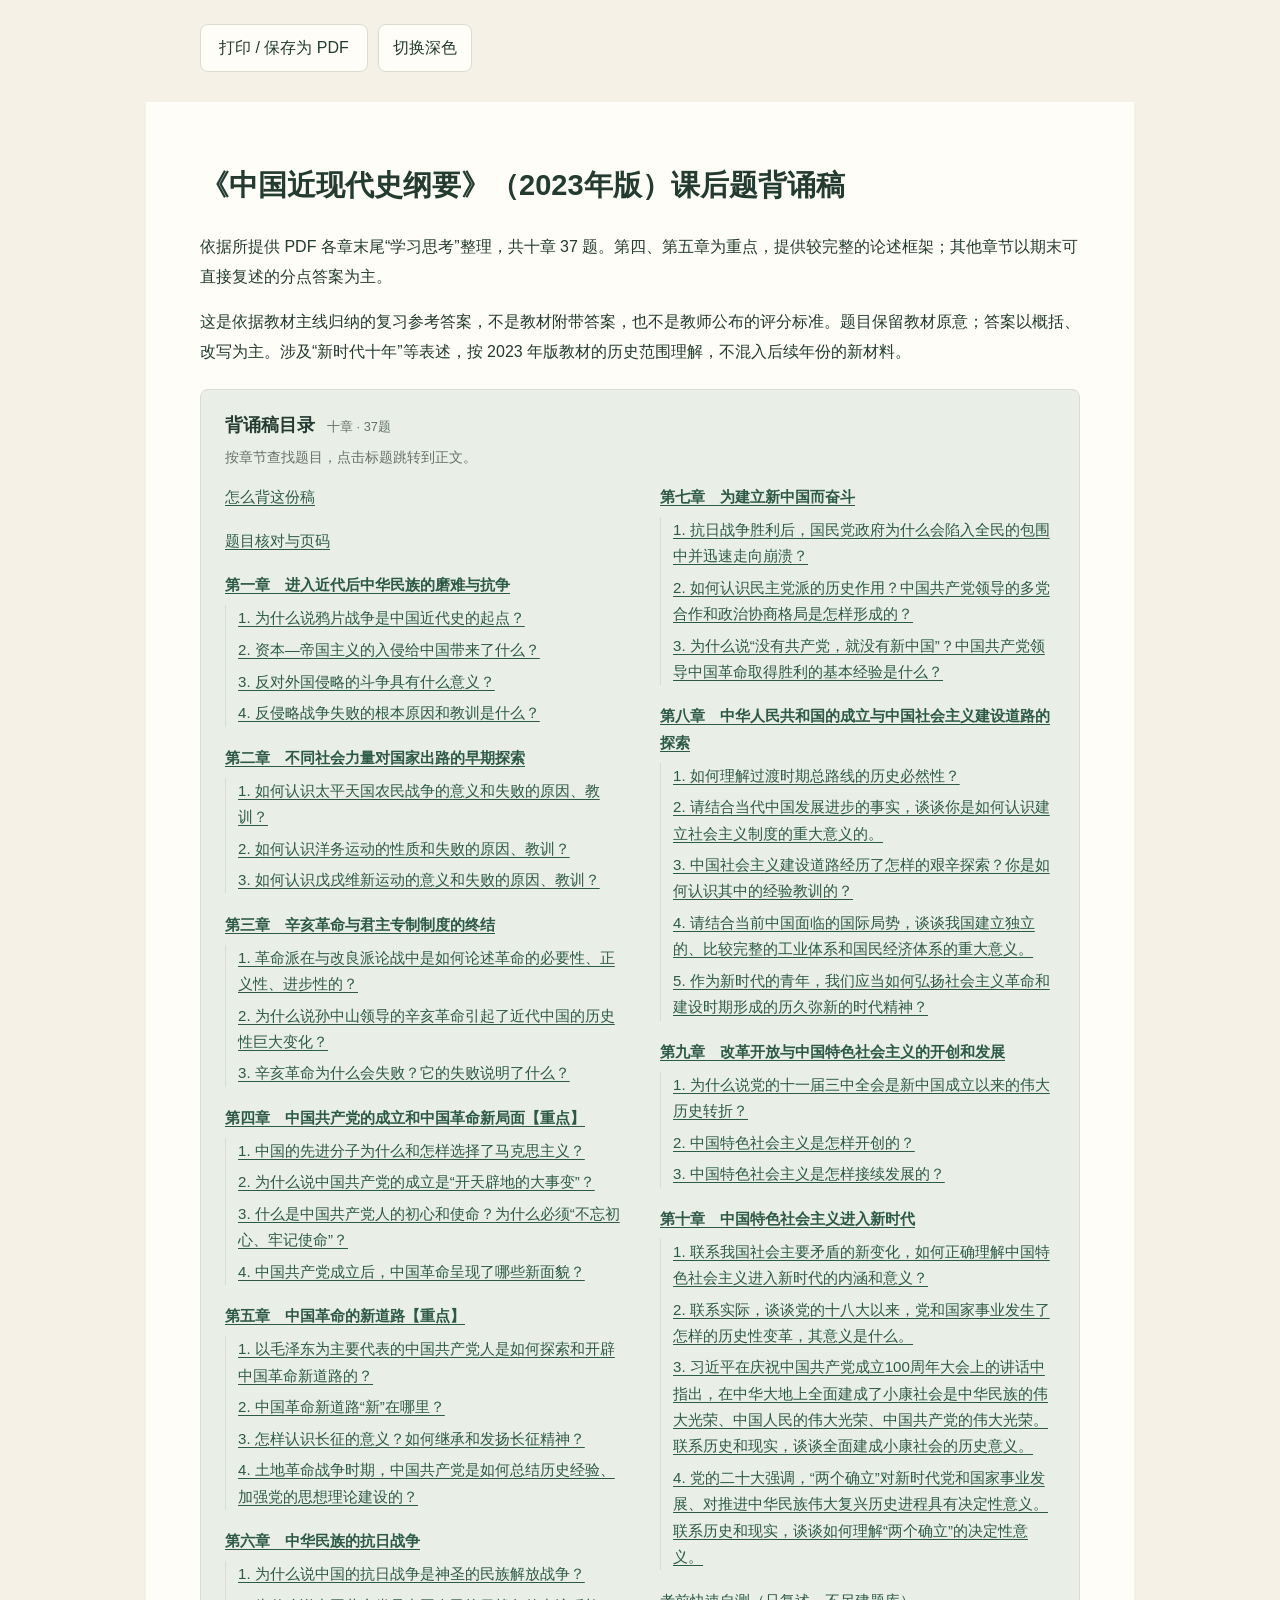
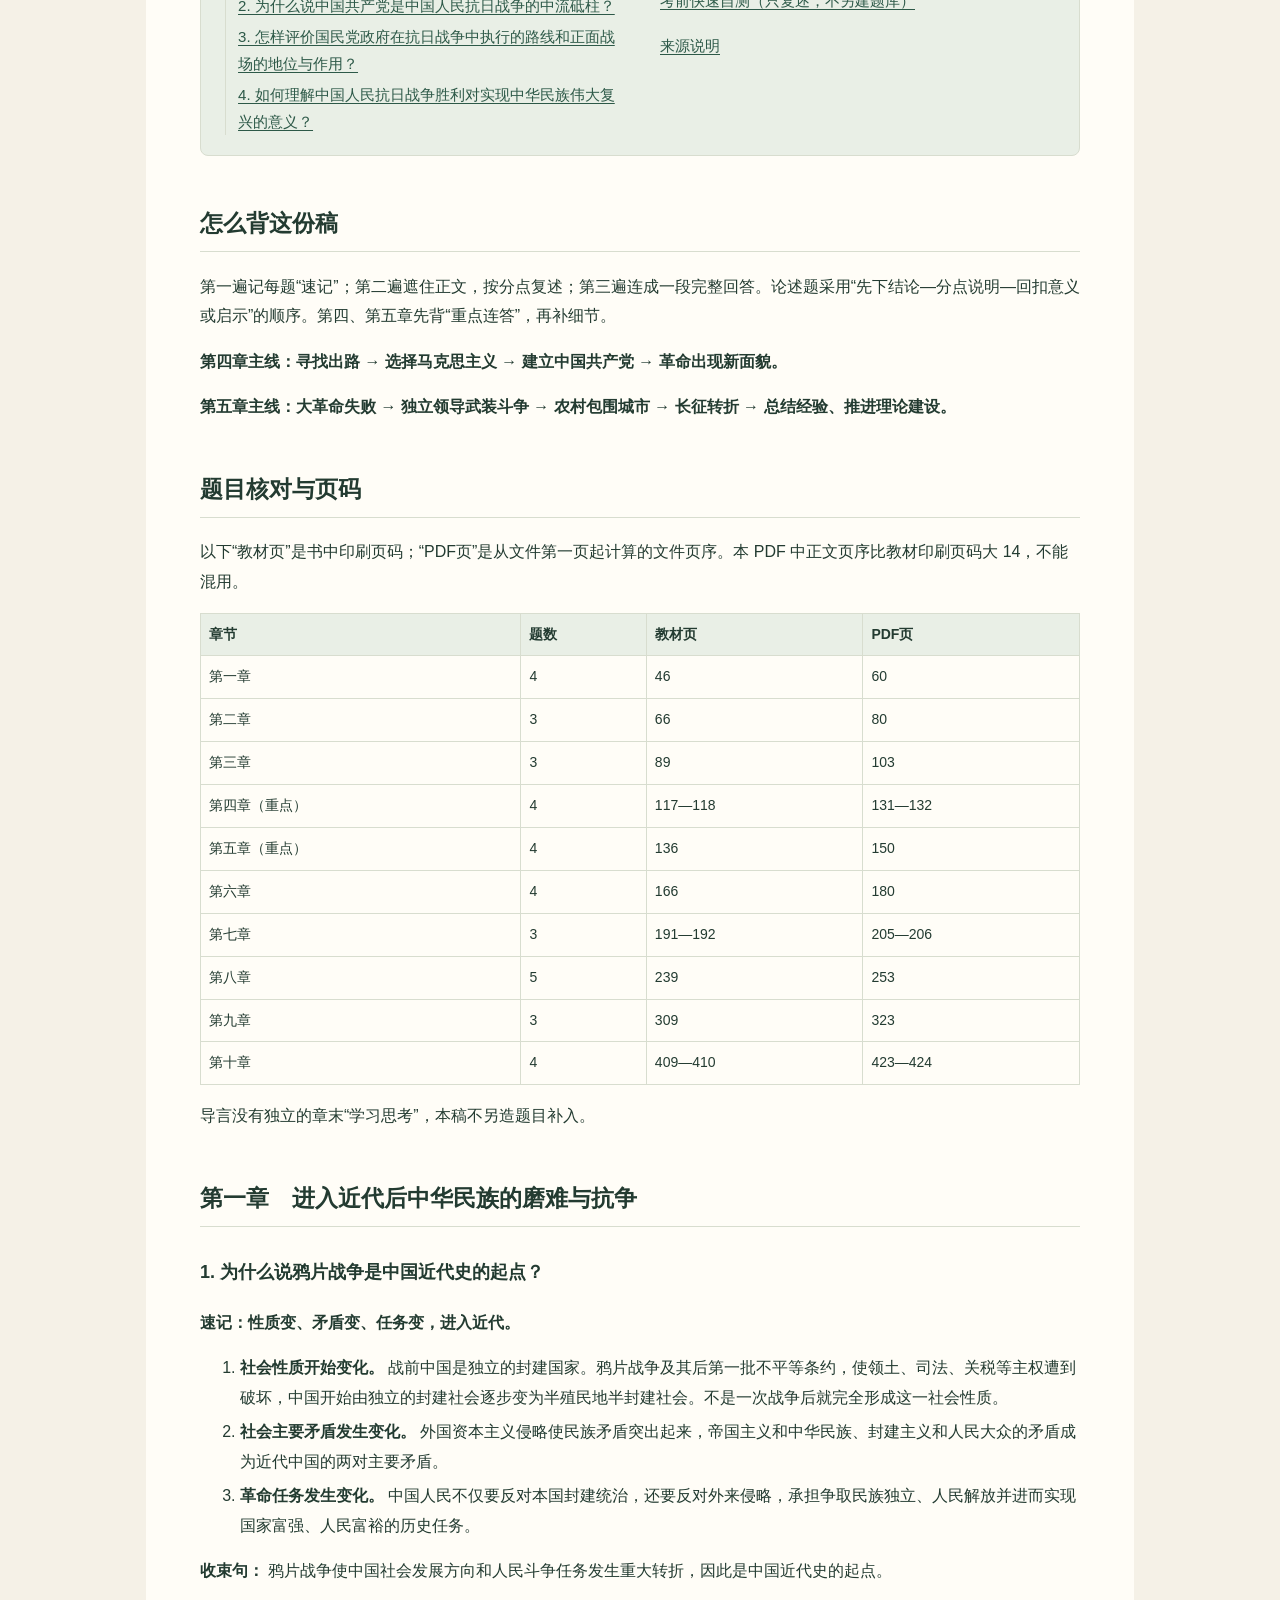
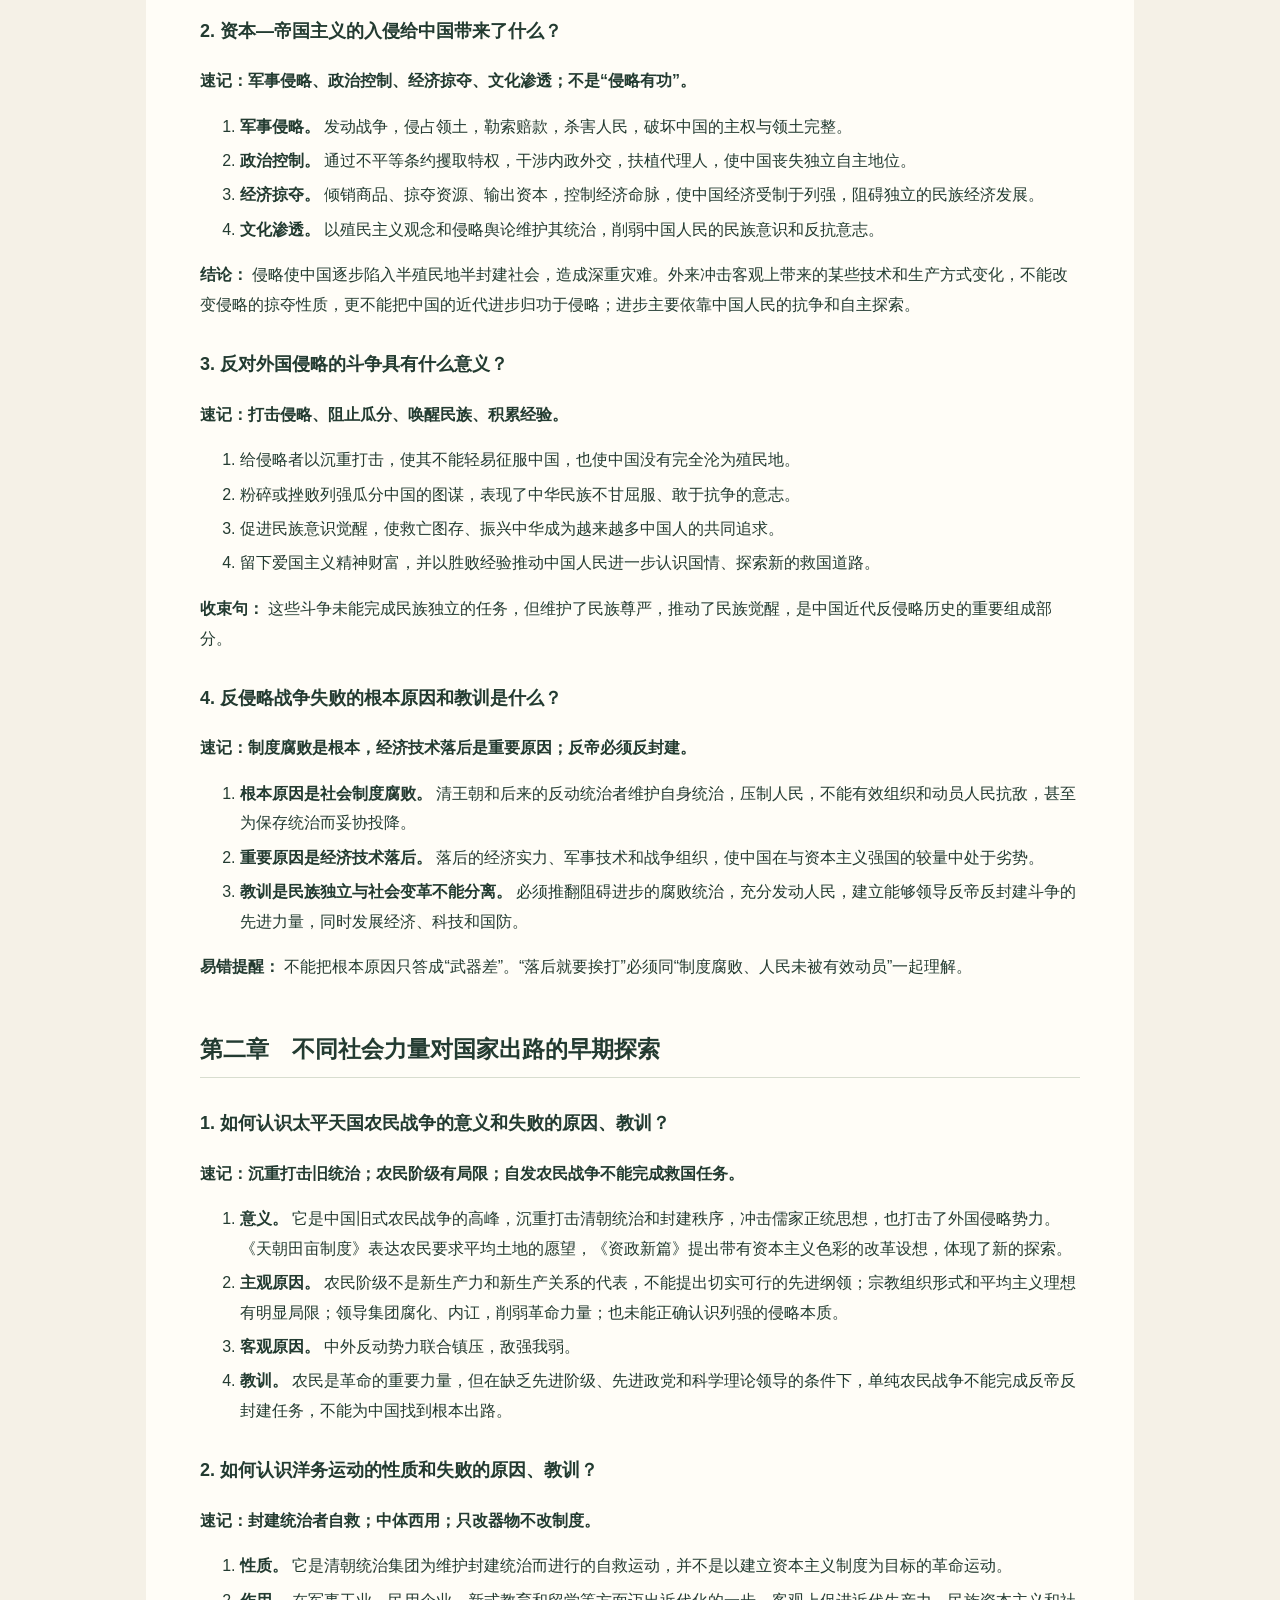
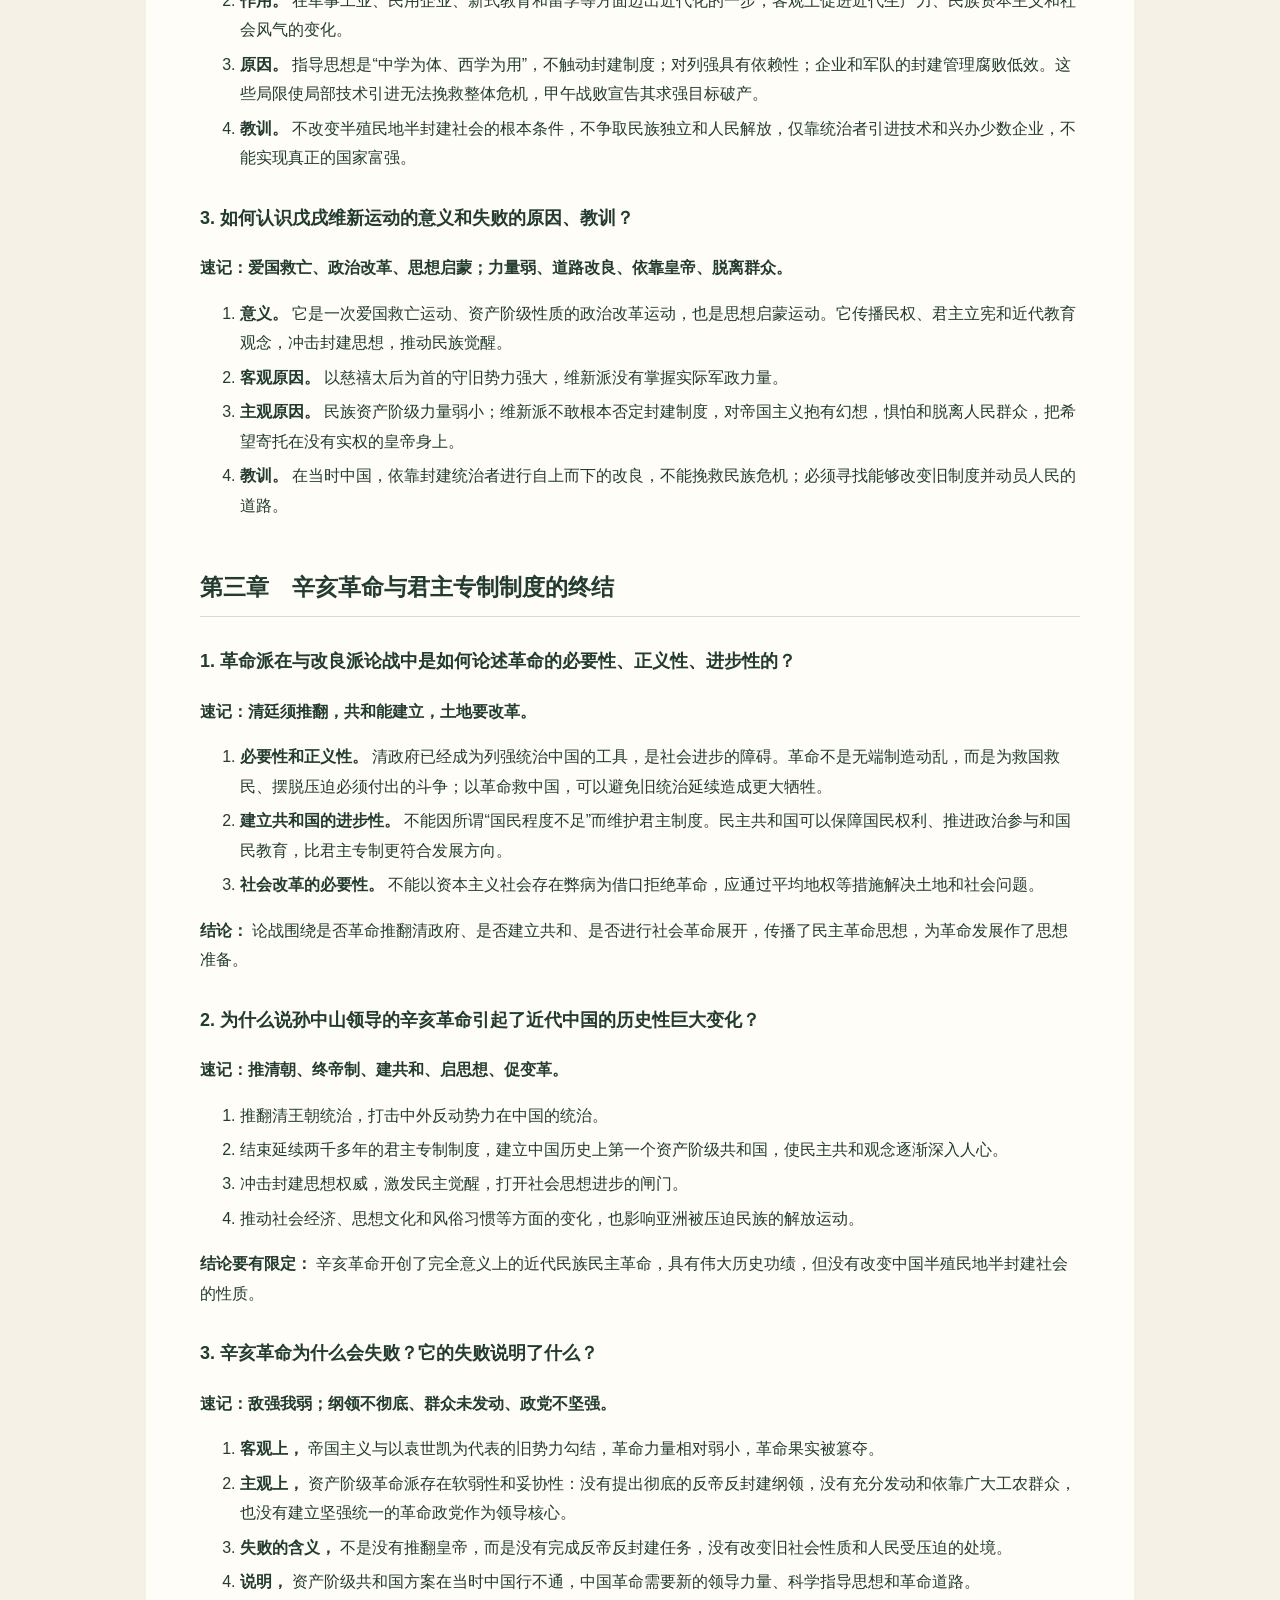
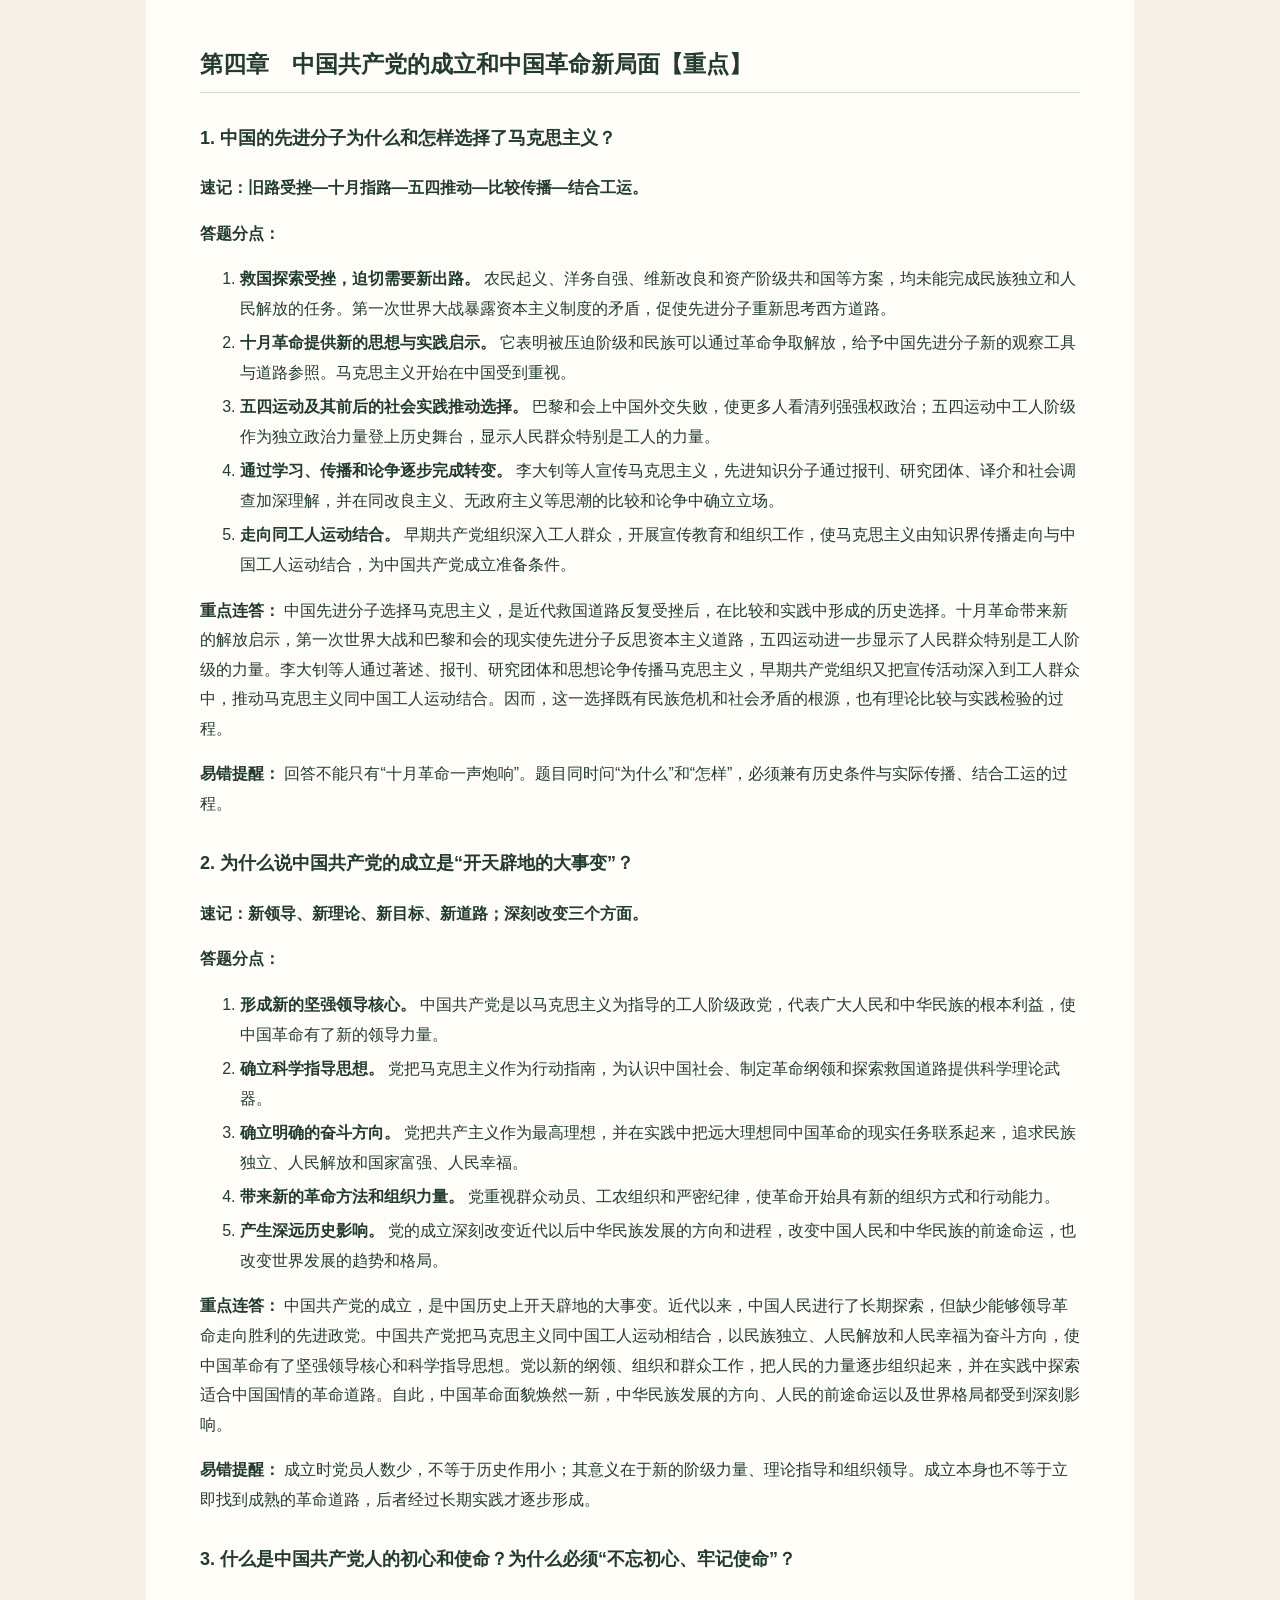
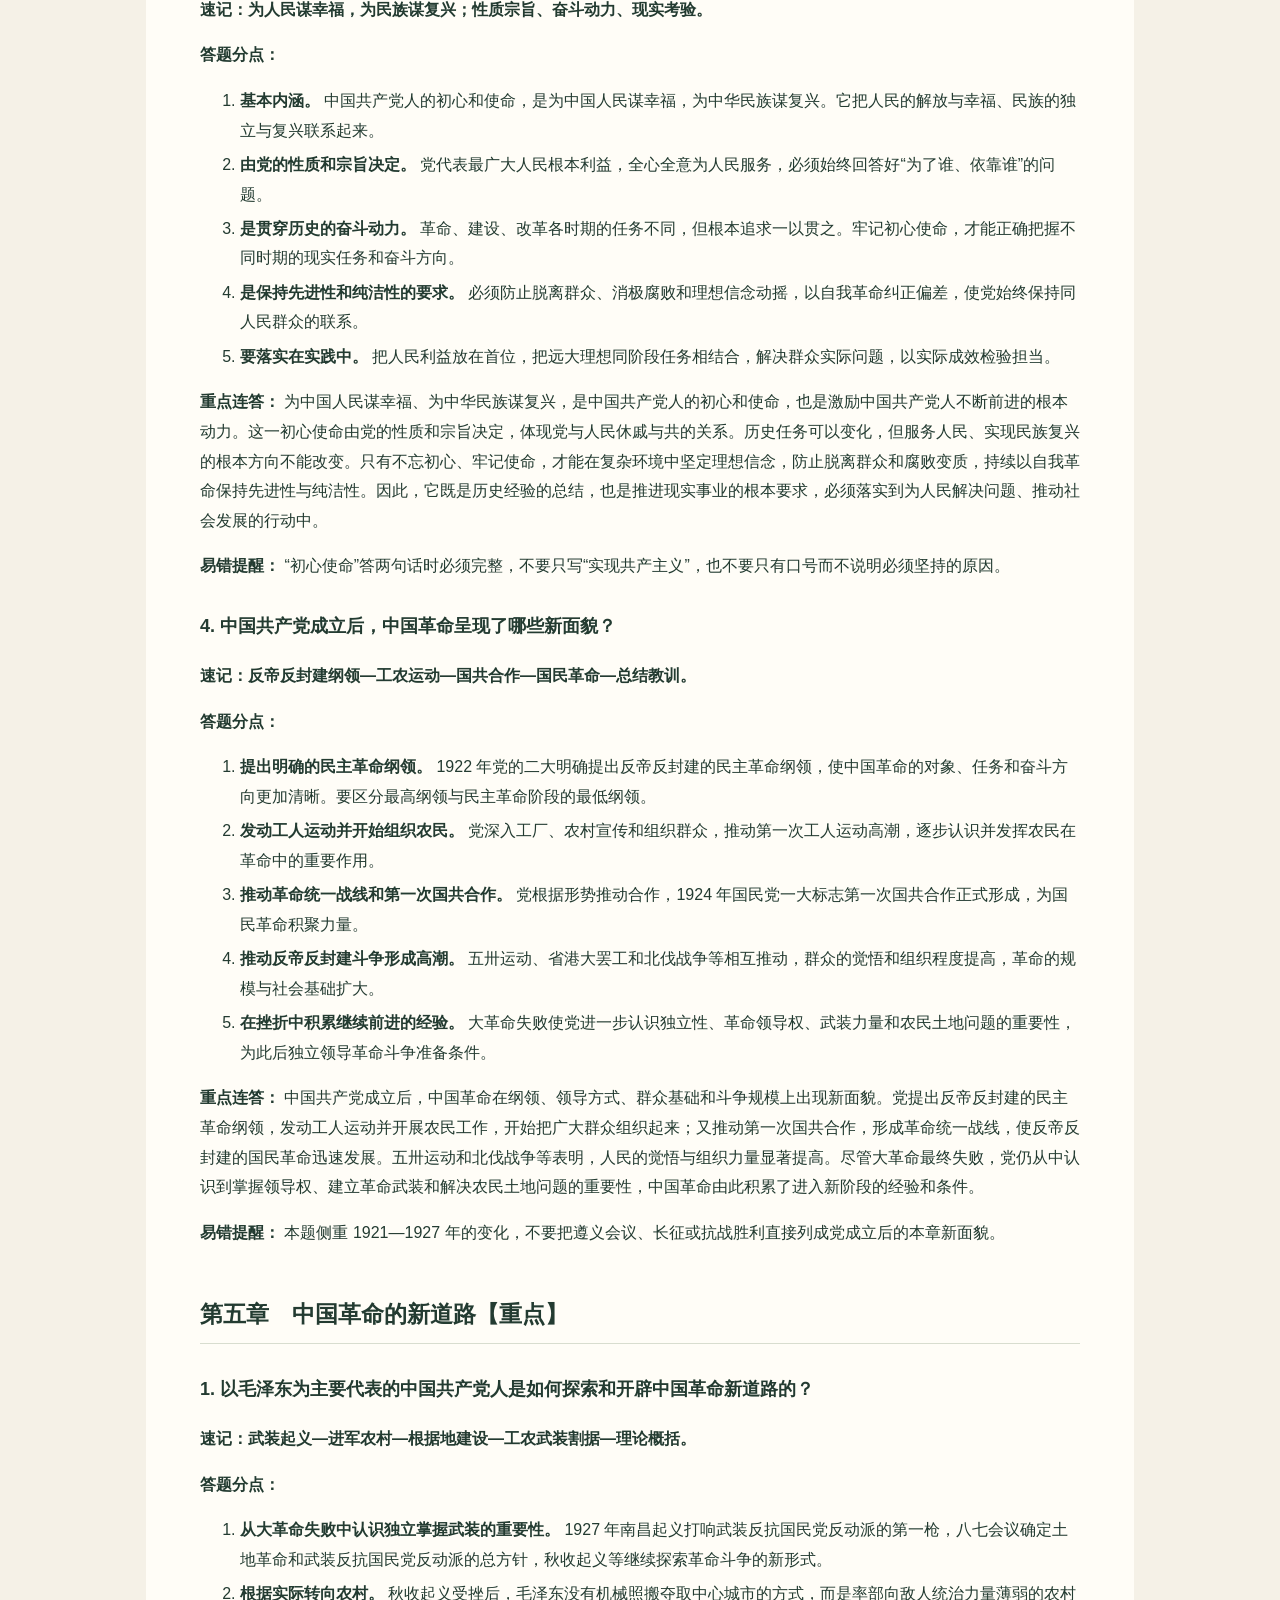
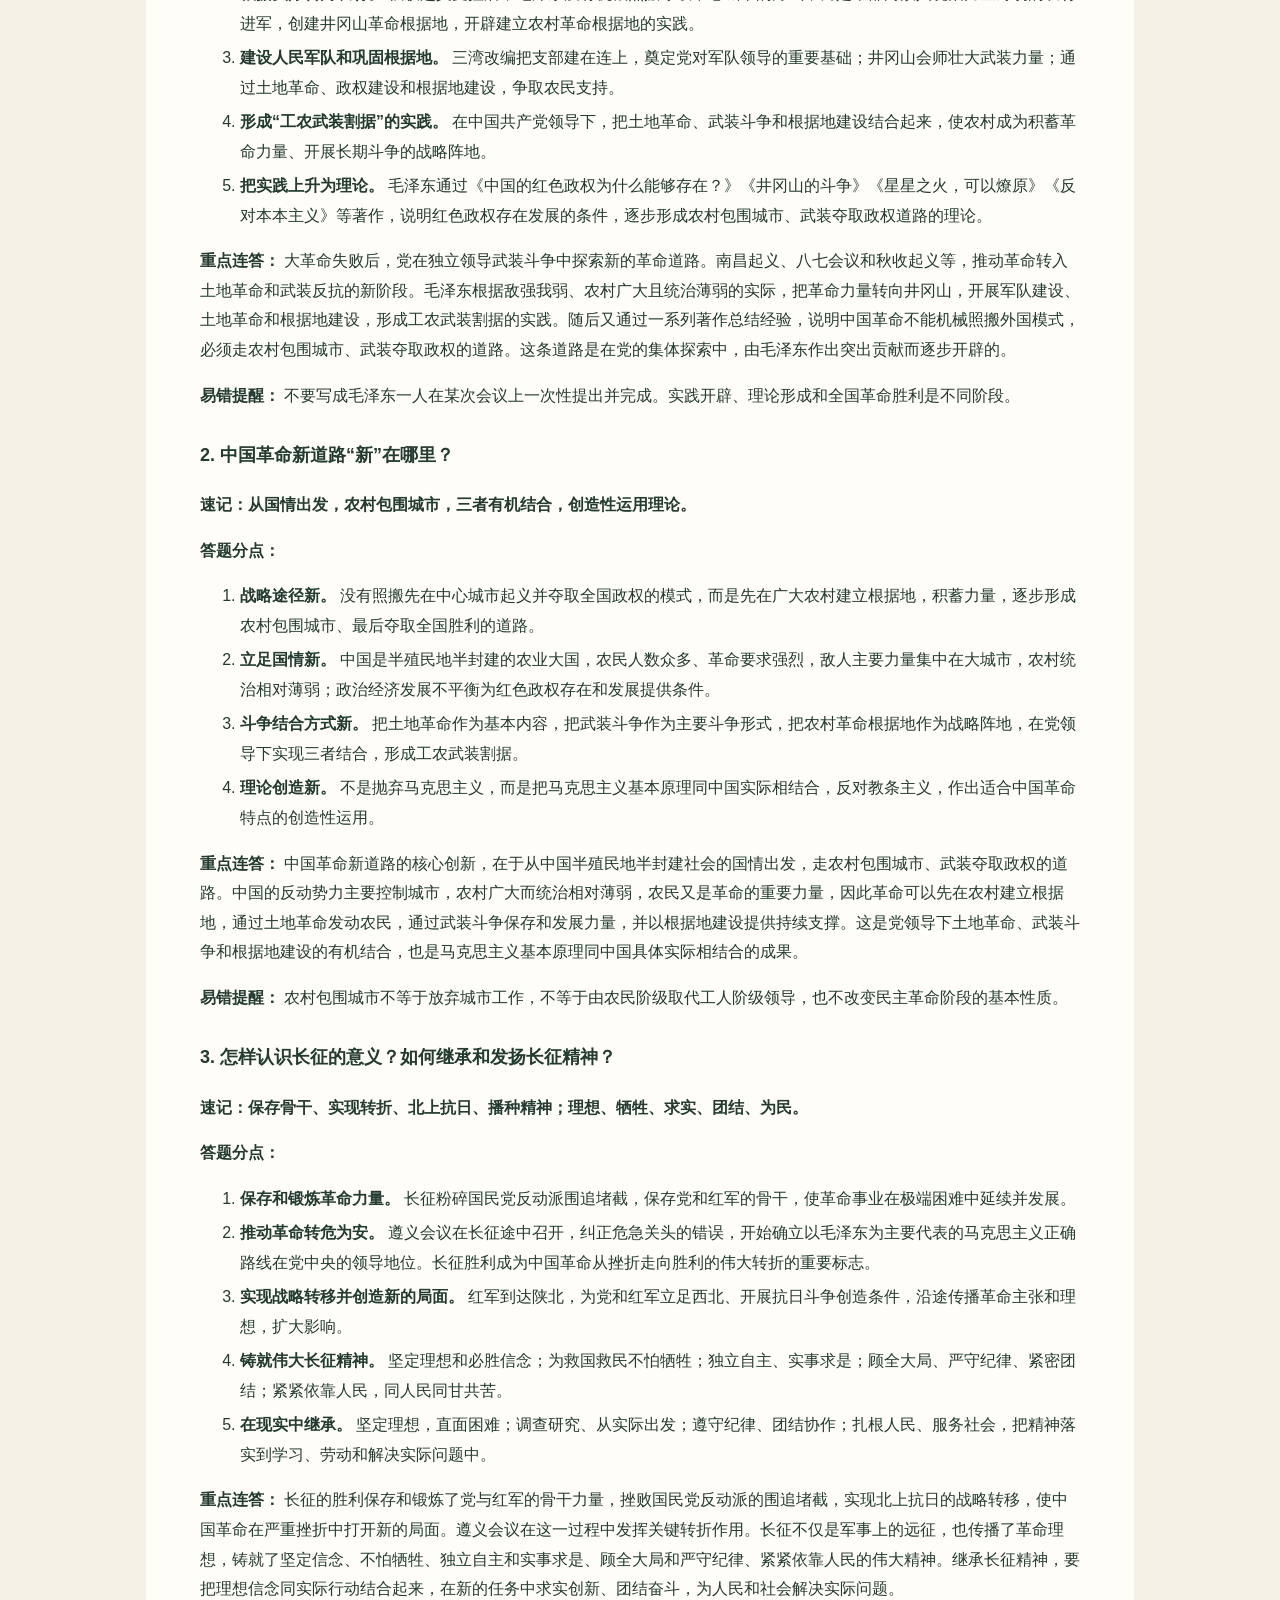
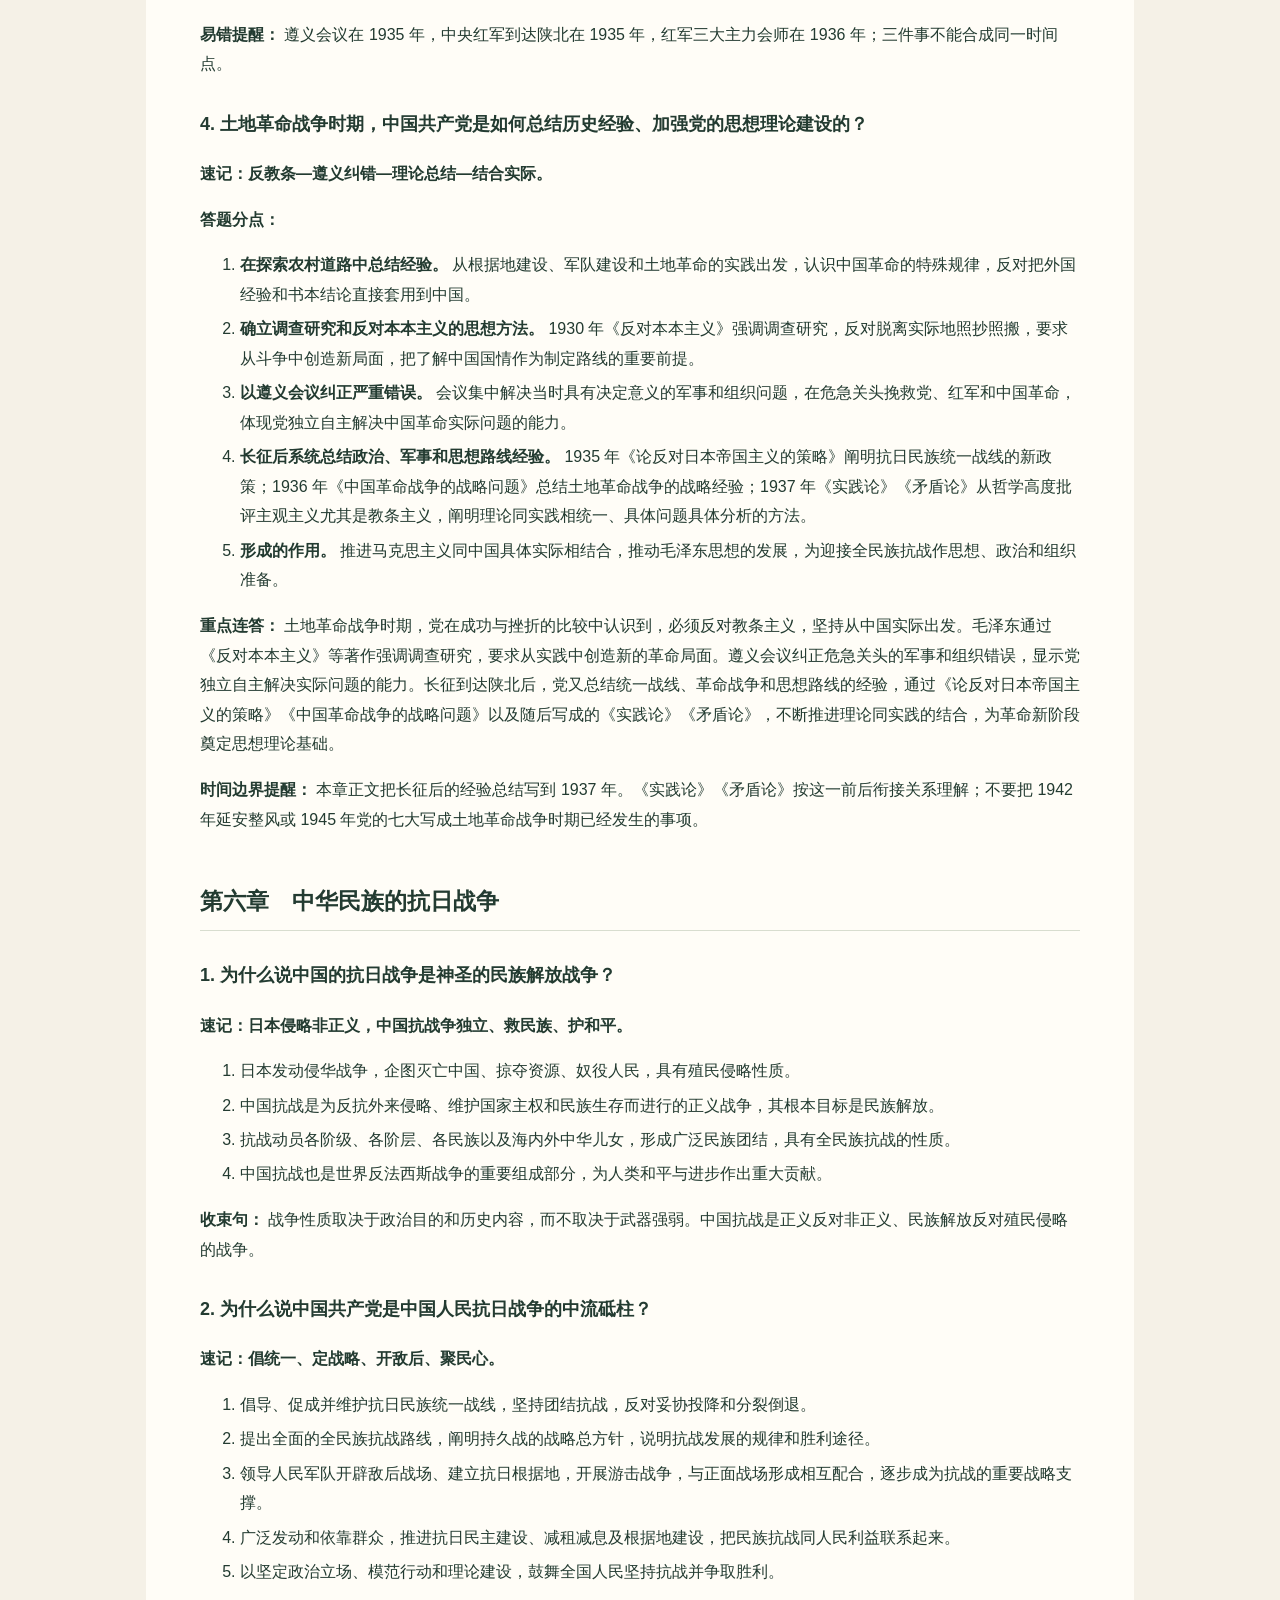
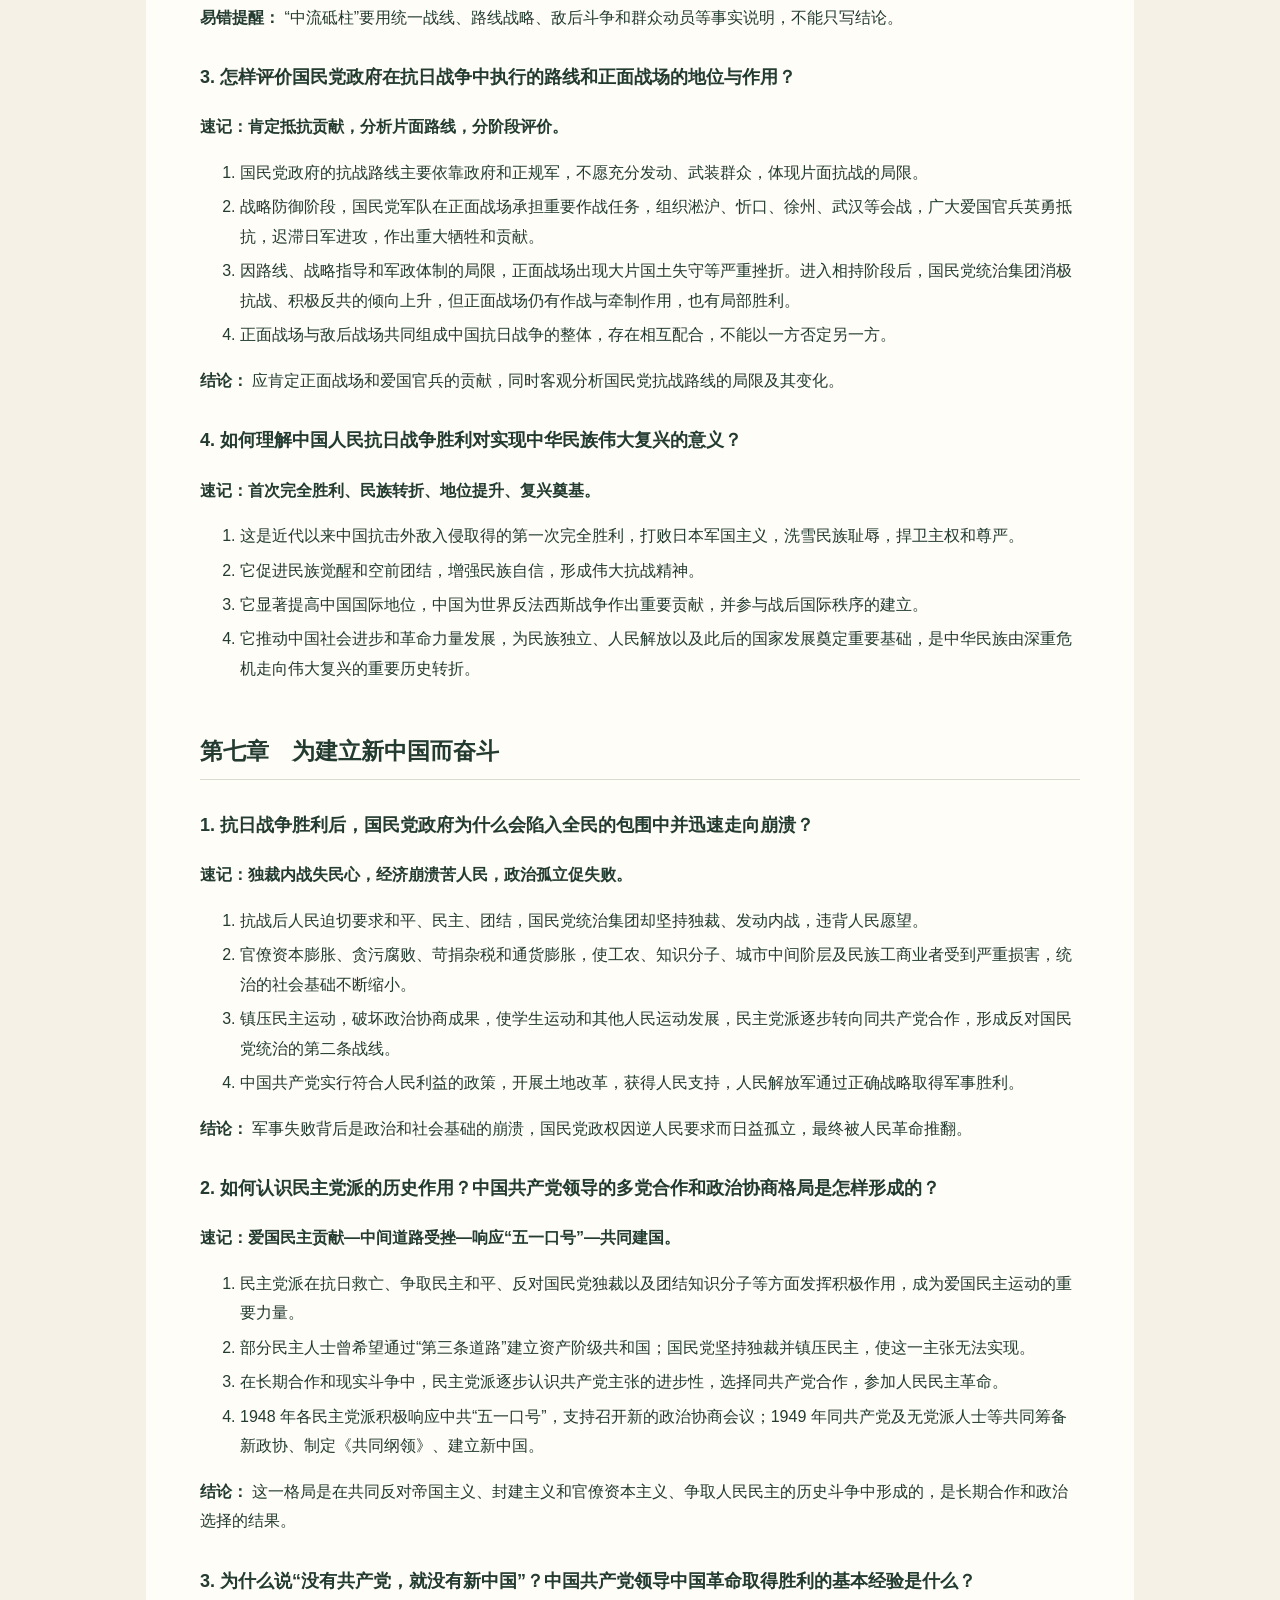
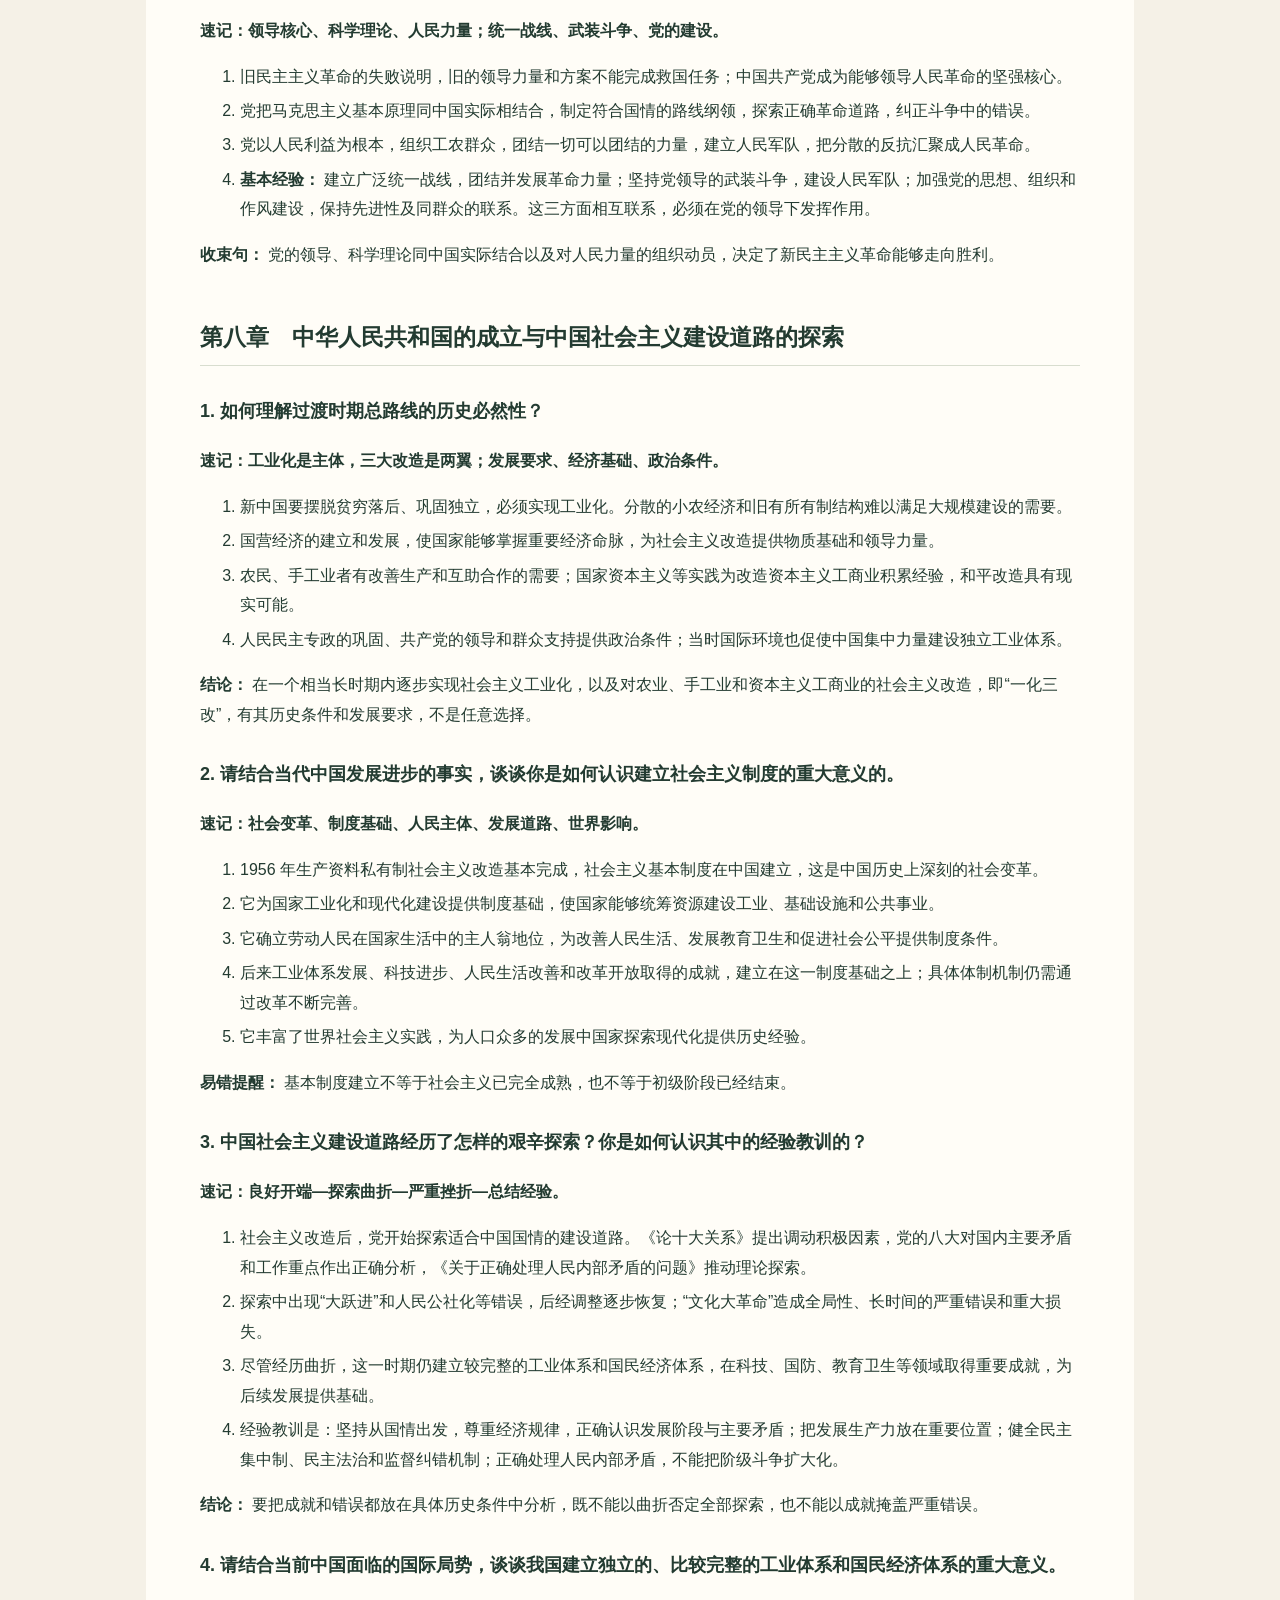
<file: 教材课后题背诵稿.html>
<!doctype html>
<html lang="zh-CN">
<head>
<meta charset="utf-8">
<meta name="viewport" content="width=device-width,initial-scale=1">
<meta name="color-scheme" content="light dark">
<title>教材课后题背诵稿</title>
<script src="theme.js"></script>
<style>body{font:16px/1.85 "Microsoft YaHei",sans-serif;color:#243c31;background:#f5f1e7;margin:0}main{max-width:880px;margin:30px auto;background:#fffdf7;padding:38px 54px}h1{font-size:29px}h2{font-size:23px;margin-top:2em;border-bottom:1px solid #cbd6c9;padding-bottom:.3em}h3{font-size:18px;margin-top:1.6em}table{border-collapse:collapse;width:100%;font-size:14px}td,th{border:1px solid #cad5c8;padding:8px;text-align:left;vertical-align:top}th,blockquote{background:#edf2e7}a{color:#2d5948;overflow-wrap:anywhere}img{max-width:100%;height:auto}li{margin:.3em 0}.controls{max-width:880px;margin:24px auto}button{font:inherit;padding:8px 18px;cursor:pointer}p{overflow-wrap:anywhere}@media(max-width:650px){main{margin:0;padding:20px}table{font-size:12px}}@media print{@page{size:A4;margin:18mm 17mm}body{background:white;font-size:10.5pt;line-height:1.7}main{max-width:none;margin:0;padding:0;background:white}.controls{display:none}h1{font-size:20pt}h2{font-size:15pt}h3{font-size:12pt}h1,h2,h3{break-after:avoid}table{font-size:9pt}tr,blockquote{break-inside:avoid}p,li{orphans:3;widows:3}a{color:inherit;text-decoration:none}}</style>
<link rel="stylesheet" href="theme.css">
</head>
<body id="page-top">
<div class="controls"><button onclick="window.print()">打印 / 保存为 PDF</button><button type="button" class="theme-toggle" data-theme-toggle aria-pressed="false" hidden>切换深色</button></div>
<main><h1 id="section-1">《中国近现代史纲要》（2023年版）课后题背诵稿</h1>
<p>依据所提供 PDF 各章末尾“学习思考”整理，共十章 37 题。第四、第五章为重点，提供较完整的论述框架；其他章节以期末可直接复述的分点答案为主。</p>
<p>这是依据教材主线归纳的复习参考答案，不是教材附带答案，也不是教师公布的评分标准。题目保留教材原意；答案以概括、改写为主。涉及“新时代十年”等表述，按 2023 年版教材的历史范围理解，不混入后续年份的新材料。</p>
<nav id="guide-toc" class="guide-toc no-print" aria-label="背诵稿目录">
<p class="toc-heading">背诵稿目录<span class="toc-count">十章 · 37题</span></p>
<p class="toc-hint">按章节查找题目，点击标题跳转到正文。</p>
<ul>
  <li><a href="#section-2">怎么背这份稿</a></li>
  <li><a href="#section-3">题目核对与页码</a></li>
  <li><a class="toc-chapter" href="#section-4">第一章　进入近代后中华民族的磨难与抗争</a>
    <ul>
      <li><a href="#section-5">1. 为什么说鸦片战争是中国近代史的起点？</a></li>
      <li><a href="#section-6">2. 资本—帝国主义的入侵给中国带来了什么？</a></li>
      <li><a href="#section-7">3. 反对外国侵略的斗争具有什么意义？</a></li>
      <li><a href="#section-8">4. 反侵略战争失败的根本原因和教训是什么？</a></li>
    </ul>
  </li>
  <li><a class="toc-chapter" href="#section-9">第二章　不同社会力量对国家出路的早期探索</a>
    <ul>
      <li><a href="#section-10">1. 如何认识太平天国农民战争的意义和失败的原因、教训？</a></li>
      <li><a href="#section-11">2. 如何认识洋务运动的性质和失败的原因、教训？</a></li>
      <li><a href="#section-12">3. 如何认识戊戌维新运动的意义和失败的原因、教训？</a></li>
    </ul>
  </li>
  <li><a class="toc-chapter" href="#section-13">第三章　辛亥革命与君主专制制度的终结</a>
    <ul>
      <li><a href="#section-14">1. 革命派在与改良派论战中是如何论述革命的必要性、正义性、进步性的？</a></li>
      <li><a href="#section-15">2. 为什么说孙中山领导的辛亥革命引起了近代中国的历史性巨大变化？</a></li>
      <li><a href="#section-16">3. 辛亥革命为什么会失败？它的失败说明了什么？</a></li>
    </ul>
  </li>
  <li><a class="toc-chapter" href="#section-17">第四章　中国共产党的成立和中国革命新局面【重点】</a>
    <ul>
      <li><a href="#section-18">1. 中国的先进分子为什么和怎样选择了马克思主义？</a></li>
      <li><a href="#section-19">2. 为什么说中国共产党的成立是“开天辟地的大事变”？</a></li>
      <li><a href="#section-20">3. 什么是中国共产党人的初心和使命？为什么必须“不忘初心、牢记使命”？</a></li>
      <li><a href="#section-21">4. 中国共产党成立后，中国革命呈现了哪些新面貌？</a></li>
    </ul>
  </li>
  <li><a class="toc-chapter" href="#section-22">第五章　中国革命的新道路【重点】</a>
    <ul>
      <li><a href="#section-23">1. 以毛泽东为主要代表的中国共产党人是如何探索和开辟中国革命新道路的？</a></li>
      <li><a href="#section-24">2. 中国革命新道路“新”在哪里？</a></li>
      <li><a href="#section-25">3. 怎样认识长征的意义？如何继承和发扬长征精神？</a></li>
      <li><a href="#section-26">4. 土地革命战争时期，中国共产党是如何总结历史经验、加强党的思想理论建设的？</a></li>
    </ul>
  </li>
  <li><a class="toc-chapter" href="#section-27">第六章　中华民族的抗日战争</a>
    <ul>
      <li><a href="#section-28">1. 为什么说中国的抗日战争是神圣的民族解放战争？</a></li>
      <li><a href="#section-29">2. 为什么说中国共产党是中国人民抗日战争的中流砥柱？</a></li>
      <li><a href="#section-30">3. 怎样评价国民党政府在抗日战争中执行的路线和正面战场的地位与作用？</a></li>
      <li><a href="#section-31">4. 如何理解中国人民抗日战争胜利对实现中华民族伟大复兴的意义？</a></li>
    </ul>
  </li>
  <li><a class="toc-chapter" href="#section-32">第七章　为建立新中国而奋斗</a>
    <ul>
      <li><a href="#section-33">1. 抗日战争胜利后，国民党政府为什么会陷入全民的包围中并迅速走向崩溃？</a></li>
      <li><a href="#section-34">2. 如何认识民主党派的历史作用？中国共产党领导的多党合作和政治协商格局是怎样形成的？</a></li>
      <li><a href="#section-35">3. 为什么说“没有共产党，就没有新中国”？中国共产党领导中国革命取得胜利的基本经验是什么？</a></li>
    </ul>
  </li>
  <li><a class="toc-chapter" href="#section-36">第八章　中华人民共和国的成立与中国社会主义建设道路的探索</a>
    <ul>
      <li><a href="#section-37">1. 如何理解过渡时期总路线的历史必然性？</a></li>
      <li><a href="#section-38">2. 请结合当代中国发展进步的事实，谈谈你是如何认识建立社会主义制度的重大意义的。</a></li>
      <li><a href="#section-39">3. 中国社会主义建设道路经历了怎样的艰辛探索？你是如何认识其中的经验教训的？</a></li>
      <li><a href="#section-40">4. 请结合当前中国面临的国际局势，谈谈我国建立独立的、比较完整的工业体系和国民经济体系的重大意义。</a></li>
      <li><a href="#section-41">5. 作为新时代的青年，我们应当如何弘扬社会主义革命和建设时期形成的历久弥新的时代精神？</a></li>
    </ul>
  </li>
  <li><a class="toc-chapter" href="#section-42">第九章　改革开放与中国特色社会主义的开创和发展</a>
    <ul>
      <li><a href="#section-43">1. 为什么说党的十一届三中全会是新中国成立以来的伟大历史转折？</a></li>
      <li><a href="#section-44">2. 中国特色社会主义是怎样开创的？</a></li>
      <li><a href="#section-45">3. 中国特色社会主义是怎样接续发展的？</a></li>
    </ul>
  </li>
  <li><a class="toc-chapter" href="#section-46">第十章　中国特色社会主义进入新时代</a>
    <ul>
      <li><a href="#section-47">1. 联系我国社会主要矛盾的新变化，如何正确理解中国特色社会主义进入新时代的内涵和意义？</a></li>
      <li><a href="#section-48">2. 联系实际，谈谈党的十八大以来，党和国家事业发生了怎样的历史性变革，其意义是什么。</a></li>
      <li><a href="#section-49">3. 习近平在庆祝中国共产党成立100周年大会上的讲话中指出，在中华大地上全面建成了小康社会是中华民族的伟大光荣、中国人民的伟大光荣、中国共产党的伟大光荣。联系历史和现实，谈谈全面建成小康社会的历史意义。</a></li>
      <li><a href="#section-50">4. 党的二十大强调，“两个确立”对新时代党和国家事业发展、对推进中华民族伟大复兴历史进程具有决定性意义。联系历史和现实，谈谈如何理解“两个确立”的决定性意义。</a></li>
    </ul>
  </li>
  <li><a href="#section-51">考前快速自测（只复述，不另建题库）</a></li>
  <li><a href="#section-52">来源说明</a></li>
</ul>

</nav>
<h2 id="section-2">怎么背这份稿</h2>
<p>第一遍记每题“速记”；第二遍遮住正文，按分点复述；第三遍连成一段完整回答。论述题采用“先下结论—分点说明—回扣意义或启示”的顺序。第四、第五章先背“重点连答”，再补细节。</p>
<p><strong>第四章主线：寻找出路 → 选择马克思主义 → 建立中国共产党 → 革命出现新面貌。</strong></p>
<p><strong>第五章主线：大革命失败 → 独立领导武装斗争 → 农村包围城市 → 长征转折 → 总结经验、推进理论建设。</strong></p>
<h2 id="section-3">题目核对与页码</h2>
<p>以下“教材页”是书中印刷页码；“PDF页”是从文件第一页起计算的文件页序。本 PDF 中正文页序比教材印刷页码大 14，不能混用。</p>
<table><thead><tr><th>章节</th><th>题数</th><th>教材页</th><th>PDF页</th></tr></thead><tbody><tr><td>第一章</td><td>4</td><td>46</td><td>60</td></tr><tr><td>第二章</td><td>3</td><td>66</td><td>80</td></tr><tr><td>第三章</td><td>3</td><td>89</td><td>103</td></tr><tr><td>第四章（重点）</td><td>4</td><td>117—118</td><td>131—132</td></tr><tr><td>第五章（重点）</td><td>4</td><td>136</td><td>150</td></tr><tr><td>第六章</td><td>4</td><td>166</td><td>180</td></tr><tr><td>第七章</td><td>3</td><td>191—192</td><td>205—206</td></tr><tr><td>第八章</td><td>5</td><td>239</td><td>253</td></tr><tr><td>第九章</td><td>3</td><td>309</td><td>323</td></tr><tr><td>第十章</td><td>4</td><td>409—410</td><td>423—424</td></tr></tbody></table>
<p>导言没有独立的章末“学习思考”，本稿不另造题目补入。</p>
<h2 id="section-4">第一章　进入近代后中华民族的磨难与抗争</h2>
<h3 id="section-5">1. 为什么说鸦片战争是中国近代史的起点？</h3>
<p><strong>速记：性质变、矛盾变、任务变，进入近代。</strong></p>
<ol><li><strong>社会性质开始变化。</strong> 战前中国是独立的封建国家。鸦片战争及其后第一批不平等条约，使领土、司法、关税等主权遭到破坏，中国开始由独立的封建社会逐步变为半殖民地半封建社会。不是一次战争后就完全形成这一社会性质。</li><li><strong>社会主要矛盾发生变化。</strong> 外国资本主义侵略使民族矛盾突出起来，帝国主义和中华民族、封建主义和人民大众的矛盾成为近代中国的两对主要矛盾。</li><li><strong>革命任务发生变化。</strong> 中国人民不仅要反对本国封建统治，还要反对外来侵略，承担争取民族独立、人民解放并进而实现国家富强、人民富裕的历史任务。</li></ol>
<p><strong>收束句：</strong> 鸦片战争使中国社会发展方向和人民斗争任务发生重大转折，因此是中国近代史的起点。</p>
<h3 id="section-6">2. 资本—帝国主义的入侵给中国带来了什么？</h3>
<p><strong>速记：军事侵略、政治控制、经济掠夺、文化渗透；不是“侵略有功”。</strong></p>
<ol><li><strong>军事侵略。</strong> 发动战争，侵占领土，勒索赔款，杀害人民，破坏中国的主权与领土完整。</li><li><strong>政治控制。</strong> 通过不平等条约攫取特权，干涉内政外交，扶植代理人，使中国丧失独立自主地位。</li><li><strong>经济掠夺。</strong> 倾销商品、掠夺资源、输出资本，控制经济命脉，使中国经济受制于列强，阻碍独立的民族经济发展。</li><li><strong>文化渗透。</strong> 以殖民主义观念和侵略舆论维护其统治，削弱中国人民的民族意识和反抗意志。</li></ol>
<p><strong>结论：</strong> 侵略使中国逐步陷入半殖民地半封建社会，造成深重灾难。外来冲击客观上带来的某些技术和生产方式变化，不能改变侵略的掠夺性质，更不能把中国的近代进步归功于侵略；进步主要依靠中国人民的抗争和自主探索。</p>
<h3 id="section-7">3. 反对外国侵略的斗争具有什么意义？</h3>
<p><strong>速记：打击侵略、阻止瓜分、唤醒民族、积累经验。</strong></p>
<ol><li>给侵略者以沉重打击，使其不能轻易征服中国，也使中国没有完全沦为殖民地。</li><li>粉碎或挫败列强瓜分中国的图谋，表现了中华民族不甘屈服、敢于抗争的意志。</li><li>促进民族意识觉醒，使救亡图存、振兴中华成为越来越多中国人的共同追求。</li><li>留下爱国主义精神财富，并以胜败经验推动中国人民进一步认识国情、探索新的救国道路。</li></ol>
<p><strong>收束句：</strong> 这些斗争未能完成民族独立的任务，但维护了民族尊严，推动了民族觉醒，是中国近代反侵略历史的重要组成部分。</p>
<h3 id="section-8">4. 反侵略战争失败的根本原因和教训是什么？</h3>
<p><strong>速记：制度腐败是根本，经济技术落后是重要原因；反帝必须反封建。</strong></p>
<ol><li><strong>根本原因是社会制度腐败。</strong> 清王朝和后来的反动统治者维护自身统治，压制人民，不能有效组织和动员人民抗敌，甚至为保存统治而妥协投降。</li><li><strong>重要原因是经济技术落后。</strong> 落后的经济实力、军事技术和战争组织，使中国在与资本主义强国的较量中处于劣势。</li><li><strong>教训是民族独立与社会变革不能分离。</strong> 必须推翻阻碍进步的腐败统治，充分发动人民，建立能够领导反帝反封建斗争的先进力量，同时发展经济、科技和国防。</li></ol>
<p><strong>易错提醒：</strong> 不能把根本原因只答成“武器差”。“落后就要挨打”必须同“制度腐败、人民未被有效动员”一起理解。</p>
<h2 id="section-9">第二章　不同社会力量对国家出路的早期探索</h2>
<h3 id="section-10">1. 如何认识太平天国农民战争的意义和失败的原因、教训？</h3>
<p><strong>速记：沉重打击旧统治；农民阶级有局限；自发农民战争不能完成救国任务。</strong></p>
<ol><li><strong>意义。</strong> 它是中国旧式农民战争的高峰，沉重打击清朝统治和封建秩序，冲击儒家正统思想，也打击了外国侵略势力。《天朝田亩制度》表达农民要求平均土地的愿望，《资政新篇》提出带有资本主义色彩的改革设想，体现了新的探索。</li><li><strong>主观原因。</strong> 农民阶级不是新生产力和新生产关系的代表，不能提出切实可行的先进纲领；宗教组织形式和平均主义理想有明显局限；领导集团腐化、内讧，削弱革命力量；也未能正确认识列强的侵略本质。</li><li><strong>客观原因。</strong> 中外反动势力联合镇压，敌强我弱。</li><li><strong>教训。</strong> 农民是革命的重要力量，但在缺乏先进阶级、先进政党和科学理论领导的条件下，单纯农民战争不能完成反帝反封建任务，不能为中国找到根本出路。</li></ol>
<h3 id="section-11">2. 如何认识洋务运动的性质和失败的原因、教训？</h3>
<p><strong>速记：封建统治者自救；中体西用；只改器物不改制度。</strong></p>
<ol><li><strong>性质。</strong> 它是清朝统治集团为维护封建统治而进行的自救运动，并不是以建立资本主义制度为目标的革命运动。</li><li><strong>作用。</strong> 在军事工业、民用企业、新式教育和留学等方面迈出近代化的一步，客观上促进近代生产力、民族资本主义和社会风气的变化。</li><li><strong>原因。</strong> 指导思想是“中学为体、西学为用”，不触动封建制度；对列强具有依赖性；企业和军队的封建管理腐败低效。这些局限使局部技术引进无法挽救整体危机，甲午战败宣告其求强目标破产。</li><li><strong>教训。</strong> 不改变半殖民地半封建社会的根本条件，不争取民族独立和人民解放，仅靠统治者引进技术和兴办少数企业，不能实现真正的国家富强。</li></ol>
<h3 id="section-12">3. 如何认识戊戌维新运动的意义和失败的原因、教训？</h3>
<p><strong>速记：爱国救亡、政治改革、思想启蒙；力量弱、道路改良、依靠皇帝、脱离群众。</strong></p>
<ol><li><strong>意义。</strong> 它是一次爱国救亡运动、资产阶级性质的政治改革运动，也是思想启蒙运动。它传播民权、君主立宪和近代教育观念，冲击封建思想，推动民族觉醒。</li><li><strong>客观原因。</strong> 以慈禧太后为首的守旧势力强大，维新派没有掌握实际军政力量。</li><li><strong>主观原因。</strong> 民族资产阶级力量弱小；维新派不敢根本否定封建制度，对帝国主义抱有幻想，惧怕和脱离人民群众，把希望寄托在没有实权的皇帝身上。</li><li><strong>教训。</strong> 在当时中国，依靠封建统治者进行自上而下的改良，不能挽救民族危机；必须寻找能够改变旧制度并动员人民的道路。</li></ol>
<h2 id="section-13">第三章　辛亥革命与君主专制制度的终结</h2>
<h3 id="section-14">1. 革命派在与改良派论战中是如何论述革命的必要性、正义性、进步性的？</h3>
<p><strong>速记：清廷须推翻，共和能建立，土地要改革。</strong></p>
<ol><li><strong>必要性和正义性。</strong> 清政府已经成为列强统治中国的工具，是社会进步的障碍。革命不是无端制造动乱，而是为救国救民、摆脱压迫必须付出的斗争；以革命救中国，可以避免旧统治延续造成更大牺牲。</li><li><strong>建立共和国的进步性。</strong> 不能因所谓“国民程度不足”而维护君主制度。民主共和国可以保障国民权利、推进政治参与和国民教育，比君主专制更符合发展方向。</li><li><strong>社会改革的必要性。</strong> 不能以资本主义社会存在弊病为借口拒绝革命，应通过平均地权等措施解决土地和社会问题。</li></ol>
<p><strong>结论：</strong> 论战围绕是否革命推翻清政府、是否建立共和、是否进行社会革命展开，传播了民主革命思想，为革命发展作了思想准备。</p>
<h3 id="section-15">2. 为什么说孙中山领导的辛亥革命引起了近代中国的历史性巨大变化？</h3>
<p><strong>速记：推清朝、终帝制、建共和、启思想、促变革。</strong></p>
<ol><li>推翻清王朝统治，打击中外反动势力在中国的统治。</li><li>结束延续两千多年的君主专制制度，建立中国历史上第一个资产阶级共和国，使民主共和观念逐渐深入人心。</li><li>冲击封建思想权威，激发民主觉醒，打开社会思想进步的闸门。</li><li>推动社会经济、思想文化和风俗习惯等方面的变化，也影响亚洲被压迫民族的解放运动。</li></ol>
<p><strong>结论要有限定：</strong> 辛亥革命开创了完全意义上的近代民族民主革命，具有伟大历史功绩，但没有改变中国半殖民地半封建社会的性质。</p>
<h3 id="section-16">3. 辛亥革命为什么会失败？它的失败说明了什么？</h3>
<p><strong>速记：敌强我弱；纲领不彻底、群众未发动、政党不坚强。</strong></p>
<ol><li><strong>客观上，</strong> 帝国主义与以袁世凯为代表的旧势力勾结，革命力量相对弱小，革命果实被篡夺。</li><li><strong>主观上，</strong> 资产阶级革命派存在软弱性和妥协性：没有提出彻底的反帝反封建纲领，没有充分发动和依靠广大工农群众，也没有建立坚强统一的革命政党作为领导核心。</li><li><strong>失败的含义，</strong> 不是没有推翻皇帝，而是没有完成反帝反封建任务，没有改变旧社会性质和人民受压迫的处境。</li><li><strong>说明，</strong> 资产阶级共和国方案在当时中国行不通，中国革命需要新的领导力量、科学指导思想和革命道路。</li></ol>
<h2 id="section-17">第四章　中国共产党的成立和中国革命新局面【重点】</h2>
<h3 id="section-18">1. 中国的先进分子为什么和怎样选择了马克思主义？</h3>
<p><strong>速记：旧路受挫—十月指路—五四推动—比较传播—结合工运。</strong></p>
<p><strong>答题分点：</strong></p>
<ol><li><strong>救国探索受挫，迫切需要新出路。</strong> 农民起义、洋务自强、维新改良和资产阶级共和国等方案，均未能完成民族独立和人民解放的任务。第一次世界大战暴露资本主义制度的矛盾，促使先进分子重新思考西方道路。</li><li><strong>十月革命提供新的思想与实践启示。</strong> 它表明被压迫阶级和民族可以通过革命争取解放，给予中国先进分子新的观察工具与道路参照。马克思主义开始在中国受到重视。</li><li><strong>五四运动及其前后的社会实践推动选择。</strong> 巴黎和会上中国外交失败，使更多人看清列强强权政治；五四运动中工人阶级作为独立政治力量登上历史舞台，显示人民群众特别是工人的力量。</li><li><strong>通过学习、传播和论争逐步完成转变。</strong> 李大钊等人宣传马克思主义，先进知识分子通过报刊、研究团体、译介和社会调查加深理解，并在同改良主义、无政府主义等思潮的比较和论争中确立立场。</li><li><strong>走向同工人运动结合。</strong> 早期共产党组织深入工人群众，开展宣传教育和组织工作，使马克思主义由知识界传播走向与中国工人运动结合，为中国共产党成立准备条件。</li></ol>
<p><strong>重点连答：</strong> 中国先进分子选择马克思主义，是近代救国道路反复受挫后，在比较和实践中形成的历史选择。十月革命带来新的解放启示，第一次世界大战和巴黎和会的现实使先进分子反思资本主义道路，五四运动进一步显示了人民群众特别是工人阶级的力量。李大钊等人通过著述、报刊、研究团体和思想论争传播马克思主义，早期共产党组织又把宣传活动深入到工人群众中，推动马克思主义同中国工人运动结合。因而，这一选择既有民族危机和社会矛盾的根源，也有理论比较与实践检验的过程。</p>
<p><strong>易错提醒：</strong> 回答不能只有“十月革命一声炮响”。题目同时问“为什么”和“怎样”，必须兼有历史条件与实际传播、结合工运的过程。</p>
<h3 id="section-19">2. 为什么说中国共产党的成立是“开天辟地的大事变”？</h3>
<p><strong>速记：新领导、新理论、新目标、新道路；深刻改变三个方面。</strong></p>
<p><strong>答题分点：</strong></p>
<ol><li><strong>形成新的坚强领导核心。</strong> 中国共产党是以马克思主义为指导的工人阶级政党，代表广大人民和中华民族的根本利益，使中国革命有了新的领导力量。</li><li><strong>确立科学指导思想。</strong> 党把马克思主义作为行动指南，为认识中国社会、制定革命纲领和探索救国道路提供科学理论武器。</li><li><strong>确立明确的奋斗方向。</strong> 党把共产主义作为最高理想，并在实践中把远大理想同中国革命的现实任务联系起来，追求民族独立、人民解放和国家富强、人民幸福。</li><li><strong>带来新的革命方法和组织力量。</strong> 党重视群众动员、工农组织和严密纪律，使革命开始具有新的组织方式和行动能力。</li><li><strong>产生深远历史影响。</strong> 党的成立深刻改变近代以后中华民族发展的方向和进程，改变中国人民和中华民族的前途命运，也改变世界发展的趋势和格局。</li></ol>
<p><strong>重点连答：</strong> 中国共产党的成立，是中国历史上开天辟地的大事变。近代以来，中国人民进行了长期探索，但缺少能够领导革命走向胜利的先进政党。中国共产党把马克思主义同中国工人运动相结合，以民族独立、人民解放和人民幸福为奋斗方向，使中国革命有了坚强领导核心和科学指导思想。党以新的纲领、组织和群众工作，把人民的力量逐步组织起来，并在实践中探索适合中国国情的革命道路。自此，中国革命面貌焕然一新，中华民族发展的方向、人民的前途命运以及世界格局都受到深刻影响。</p>
<p><strong>易错提醒：</strong> 成立时党员人数少，不等于历史作用小；其意义在于新的阶级力量、理论指导和组织领导。成立本身也不等于立即找到成熟的革命道路，后者经过长期实践才逐步形成。</p>
<h3 id="section-20">3. 什么是中国共产党人的初心和使命？为什么必须“不忘初心、牢记使命”？</h3>
<p><strong>速记：为人民谋幸福，为民族谋复兴；性质宗旨、奋斗动力、现实考验。</strong></p>
<p><strong>答题分点：</strong></p>
<ol><li><strong>基本内涵。</strong> 中国共产党人的初心和使命，是为中国人民谋幸福，为中华民族谋复兴。它把人民的解放与幸福、民族的独立与复兴联系起来。</li><li><strong>由党的性质和宗旨决定。</strong> 党代表最广大人民根本利益，全心全意为人民服务，必须始终回答好“为了谁、依靠谁”的问题。</li><li><strong>是贯穿历史的奋斗动力。</strong> 革命、建设、改革各时期的任务不同，但根本追求一以贯之。牢记初心使命，才能正确把握不同时期的现实任务和奋斗方向。</li><li><strong>是保持先进性和纯洁性的要求。</strong> 必须防止脱离群众、消极腐败和理想信念动摇，以自我革命纠正偏差，使党始终保持同人民群众的联系。</li><li><strong>要落实在实践中。</strong> 把人民利益放在首位，把远大理想同阶段任务相结合，解决群众实际问题，以实际成效检验担当。</li></ol>
<p><strong>重点连答：</strong> 为中国人民谋幸福、为中华民族谋复兴，是中国共产党人的初心和使命，也是激励中国共产党人不断前进的根本动力。这一初心使命由党的性质和宗旨决定，体现党与人民休戚与共的关系。历史任务可以变化，但服务人民、实现民族复兴的根本方向不能改变。只有不忘初心、牢记使命，才能在复杂环境中坚定理想信念，防止脱离群众和腐败变质，持续以自我革命保持先进性与纯洁性。因此，它既是历史经验的总结，也是推进现实事业的根本要求，必须落实到为人民解决问题、推动社会发展的行动中。</p>
<p><strong>易错提醒：</strong> “初心使命”答两句话时必须完整，不要只写“实现共产主义”，也不要只有口号而不说明必须坚持的原因。</p>
<h3 id="section-21">4. 中国共产党成立后，中国革命呈现了哪些新面貌？</h3>
<p><strong>速记：反帝反封建纲领—工农运动—国共合作—国民革命—总结教训。</strong></p>
<p><strong>答题分点：</strong></p>
<ol><li><strong>提出明确的民主革命纲领。</strong> 1922 年党的二大明确提出反帝反封建的民主革命纲领，使中国革命的对象、任务和奋斗方向更加清晰。要区分最高纲领与民主革命阶段的最低纲领。</li><li><strong>发动工人运动并开始组织农民。</strong> 党深入工厂、农村宣传和组织群众，推动第一次工人运动高潮，逐步认识并发挥农民在革命中的重要作用。</li><li><strong>推动革命统一战线和第一次国共合作。</strong> 党根据形势推动合作，1924 年国民党一大标志第一次国共合作正式形成，为国民革命积聚力量。</li><li><strong>推动反帝反封建斗争形成高潮。</strong> 五卅运动、省港大罢工和北伐战争等相互推动，群众的觉悟和组织程度提高，革命的规模与社会基础扩大。</li><li><strong>在挫折中积累继续前进的经验。</strong> 大革命失败使党进一步认识独立性、革命领导权、武装力量和农民土地问题的重要性，为此后独立领导革命斗争准备条件。</li></ol>
<p><strong>重点连答：</strong> 中国共产党成立后，中国革命在纲领、领导方式、群众基础和斗争规模上出现新面貌。党提出反帝反封建的民主革命纲领，发动工人运动并开展农民工作，开始把广大群众组织起来；又推动第一次国共合作，形成革命统一战线，使反帝反封建的国民革命迅速发展。五卅运动和北伐战争等表明，人民的觉悟与组织力量显著提高。尽管大革命最终失败，党仍从中认识到掌握领导权、建立革命武装和解决农民土地问题的重要性，中国革命由此积累了进入新阶段的经验和条件。</p>
<p><strong>易错提醒：</strong> 本题侧重 1921—1927 年的变化，不要把遵义会议、长征或抗战胜利直接列成党成立后的本章新面貌。</p>
<h2 id="section-22">第五章　中国革命的新道路【重点】</h2>
<h3 id="section-23">1. 以毛泽东为主要代表的中国共产党人是如何探索和开辟中国革命新道路的？</h3>
<p><strong>速记：武装起义—进军农村—根据地建设—工农武装割据—理论概括。</strong></p>
<p><strong>答题分点：</strong></p>
<ol><li><strong>从大革命失败中认识独立掌握武装的重要性。</strong> 1927 年南昌起义打响武装反抗国民党反动派的第一枪，八七会议确定土地革命和武装反抗国民党反动派的总方针，秋收起义等继续探索革命斗争的新形式。</li><li><strong>根据实际转向农村。</strong> 秋收起义受挫后，毛泽东没有机械照搬夺取中心城市的方式，而是率部向敌人统治力量薄弱的农村进军，创建井冈山革命根据地，开辟建立农村革命根据地的实践。</li><li><strong>建设人民军队和巩固根据地。</strong> 三湾改编把支部建在连上，奠定党对军队领导的重要基础；井冈山会师壮大武装力量；通过土地革命、政权建设和根据地建设，争取农民支持。</li><li><strong>形成“工农武装割据”的实践。</strong> 在中国共产党领导下，把土地革命、武装斗争和根据地建设结合起来，使农村成为积蓄革命力量、开展长期斗争的战略阵地。</li><li><strong>把实践上升为理论。</strong> 毛泽东通过《中国的红色政权为什么能够存在？》《井冈山的斗争》《星星之火，可以燎原》《反对本本主义》等著作，说明红色政权存在发展的条件，逐步形成农村包围城市、武装夺取政权道路的理论。</li></ol>
<p><strong>重点连答：</strong> 大革命失败后，党在独立领导武装斗争中探索新的革命道路。南昌起义、八七会议和秋收起义等，推动革命转入土地革命和武装反抗的新阶段。毛泽东根据敌强我弱、农村广大且统治薄弱的实际，把革命力量转向井冈山，开展军队建设、土地革命和根据地建设，形成工农武装割据的实践。随后又通过一系列著作总结经验，说明中国革命不能机械照搬外国模式，必须走农村包围城市、武装夺取政权的道路。这条道路是在党的集体探索中，由毛泽东作出突出贡献而逐步开辟的。</p>
<p><strong>易错提醒：</strong> 不要写成毛泽东一人在某次会议上一次性提出并完成。实践开辟、理论形成和全国革命胜利是不同阶段。</p>
<h3 id="section-24">2. 中国革命新道路“新”在哪里？</h3>
<p><strong>速记：从国情出发，农村包围城市，三者有机结合，创造性运用理论。</strong></p>
<p><strong>答题分点：</strong></p>
<ol><li><strong>战略途径新。</strong> 没有照搬先在中心城市起义并夺取全国政权的模式，而是先在广大农村建立根据地，积蓄力量，逐步形成农村包围城市、最后夺取全国胜利的道路。</li><li><strong>立足国情新。</strong> 中国是半殖民地半封建的农业大国，农民人数众多、革命要求强烈，敌人主要力量集中在大城市，农村统治相对薄弱；政治经济发展不平衡为红色政权存在和发展提供条件。</li><li><strong>斗争结合方式新。</strong> 把土地革命作为基本内容，把武装斗争作为主要斗争形式，把农村革命根据地作为战略阵地，在党领导下实现三者结合，形成工农武装割据。</li><li><strong>理论创造新。</strong> 不是抛弃马克思主义，而是把马克思主义基本原理同中国实际相结合，反对教条主义，作出适合中国革命特点的创造性运用。</li></ol>
<p><strong>重点连答：</strong> 中国革命新道路的核心创新，在于从中国半殖民地半封建社会的国情出发，走农村包围城市、武装夺取政权的道路。中国的反动势力主要控制城市，农村广大而统治相对薄弱，农民又是革命的重要力量，因此革命可以先在农村建立根据地，通过土地革命发动农民，通过武装斗争保存和发展力量，并以根据地建设提供持续支撑。这是党领导下土地革命、武装斗争和根据地建设的有机结合，也是马克思主义基本原理同中国具体实际相结合的成果。</p>
<p><strong>易错提醒：</strong> 农村包围城市不等于放弃城市工作，不等于由农民阶级取代工人阶级领导，也不改变民主革命阶段的基本性质。</p>
<h3 id="section-25">3. 怎样认识长征的意义？如何继承和发扬长征精神？</h3>
<p><strong>速记：保存骨干、实现转折、北上抗日、播种精神；理想、牺牲、求实、团结、为民。</strong></p>
<p><strong>答题分点：</strong></p>
<ol><li><strong>保存和锻炼革命力量。</strong> 长征粉碎国民党反动派围追堵截，保存党和红军的骨干，使革命事业在极端困难中延续并发展。</li><li><strong>推动革命转危为安。</strong> 遵义会议在长征途中召开，纠正危急关头的错误，开始确立以毛泽东为主要代表的马克思主义正确路线在党中央的领导地位。长征胜利成为中国革命从挫折走向胜利的伟大转折的重要标志。</li><li><strong>实现战略转移并创造新的局面。</strong> 红军到达陕北，为党和红军立足西北、开展抗日斗争创造条件，沿途传播革命主张和理想，扩大影响。</li><li><strong>铸就伟大长征精神。</strong> 坚定理想和必胜信念；为救国救民不怕牺牲；独立自主、实事求是；顾全大局、严守纪律、紧密团结；紧紧依靠人民，同人民同甘共苦。</li><li><strong>在现实中继承。</strong> 坚定理想，直面困难；调查研究、从实际出发；遵守纪律、团结协作；扎根人民、服务社会，把精神落实到学习、劳动和解决实际问题中。</li></ol>
<p><strong>重点连答：</strong> 长征的胜利保存和锻炼了党与红军的骨干力量，挫败国民党反动派的围追堵截，实现北上抗日的战略转移，使中国革命在严重挫折中打开新的局面。遵义会议在这一过程中发挥关键转折作用。长征不仅是军事上的远征，也传播了革命理想，铸就了坚定信念、不怕牺牲、独立自主和实事求是、顾全大局和严守纪律、紧紧依靠人民的伟大精神。继承长征精神，要把理想信念同实际行动结合起来，在新的任务中求实创新、团结奋斗，为人民和社会解决实际问题。</p>
<p><strong>易错提醒：</strong> 遵义会议在 1935 年，中央红军到达陕北在 1935 年，红军三大主力会师在 1936 年；三件事不能合成同一时间点。</p>
<h3 id="section-26">4. 土地革命战争时期，中国共产党是如何总结历史经验、加强党的思想理论建设的？</h3>
<p><strong>速记：反教条—遵义纠错—理论总结—结合实际。</strong></p>
<p><strong>答题分点：</strong></p>
<ol><li><strong>在探索农村道路中总结经验。</strong> 从根据地建设、军队建设和土地革命的实践出发，认识中国革命的特殊规律，反对把外国经验和书本结论直接套用到中国。</li><li><strong>确立调查研究和反对本本主义的思想方法。</strong> 1930 年《反对本本主义》强调调查研究，反对脱离实际地照抄照搬，要求从斗争中创造新局面，把了解中国国情作为制定路线的重要前提。</li><li><strong>以遵义会议纠正严重错误。</strong> 会议集中解决当时具有决定意义的军事和组织问题，在危急关头挽救党、红军和中国革命，体现党独立自主解决中国革命实际问题的能力。</li><li><strong>长征后系统总结政治、军事和思想路线经验。</strong> 1935 年《论反对日本帝国主义的策略》阐明抗日民族统一战线的新政策；1936 年《中国革命战争的战略问题》总结土地革命战争的战略经验；1937 年《实践论》《矛盾论》从哲学高度批评主观主义尤其是教条主义，阐明理论同实践相统一、具体问题具体分析的方法。</li><li><strong>形成的作用。</strong> 推进马克思主义同中国具体实际相结合，推动毛泽东思想的发展，为迎接全民族抗战作思想、政治和组织准备。</li></ol>
<p><strong>重点连答：</strong> 土地革命战争时期，党在成功与挫折的比较中认识到，必须反对教条主义，坚持从中国实际出发。毛泽东通过《反对本本主义》等著作强调调查研究，要求从实践中创造新的革命局面。遵义会议纠正危急关头的军事和组织错误，显示党独立自主解决实际问题的能力。长征到达陕北后，党又总结统一战线、革命战争和思想路线的经验，通过《论反对日本帝国主义的策略》《中国革命战争的战略问题》以及随后写成的《实践论》《矛盾论》，不断推进理论同实践的结合，为革命新阶段奠定思想理论基础。</p>
<p><strong>时间边界提醒：</strong> 本章正文把长征后的经验总结写到 1937 年。《实践论》《矛盾论》按这一前后衔接关系理解；不要把 1942 年延安整风或 1945 年党的七大写成土地革命战争时期已经发生的事项。</p>
<h2 id="section-27">第六章　中华民族的抗日战争</h2>
<h3 id="section-28">1. 为什么说中国的抗日战争是神圣的民族解放战争？</h3>
<p><strong>速记：日本侵略非正义，中国抗战争独立、救民族、护和平。</strong></p>
<ol><li>日本发动侵华战争，企图灭亡中国、掠夺资源、奴役人民，具有殖民侵略性质。</li><li>中国抗战是为反抗外来侵略、维护国家主权和民族生存而进行的正义战争，其根本目标是民族解放。</li><li>抗战动员各阶级、各阶层、各民族以及海内外中华儿女，形成广泛民族团结，具有全民族抗战的性质。</li><li>中国抗战也是世界反法西斯战争的重要组成部分，为人类和平与进步作出重大贡献。</li></ol>
<p><strong>收束句：</strong> 战争性质取决于政治目的和历史内容，而不取决于武器强弱。中国抗战是正义反对非正义、民族解放反对殖民侵略的战争。</p>
<h3 id="section-29">2. 为什么说中国共产党是中国人民抗日战争的中流砥柱？</h3>
<p><strong>速记：倡统一、定战略、开敌后、聚民心。</strong></p>
<ol><li>倡导、促成并维护抗日民族统一战线，坚持团结抗战，反对妥协投降和分裂倒退。</li><li>提出全面的全民族抗战路线，阐明持久战的战略总方针，说明抗战发展的规律和胜利途径。</li><li>领导人民军队开辟敌后战场、建立抗日根据地，开展游击战争，与正面战场形成相互配合，逐步成为抗战的重要战略支撑。</li><li>广泛发动和依靠群众，推进抗日民主建设、减租减息及根据地建设，把民族抗战同人民利益联系起来。</li><li>以坚定政治立场、模范行动和理论建设，鼓舞全国人民坚持抗战并争取胜利。</li></ol>
<p><strong>易错提醒：</strong> “中流砥柱”要用统一战线、路线战略、敌后斗争和群众动员等事实说明，不能只写结论。</p>
<h3 id="section-30">3. 怎样评价国民党政府在抗日战争中执行的路线和正面战场的地位与作用？</h3>
<p><strong>速记：肯定抵抗贡献，分析片面路线，分阶段评价。</strong></p>
<ol><li>国民党政府的抗战路线主要依靠政府和正规军，不愿充分发动、武装群众，体现片面抗战的局限。</li><li>战略防御阶段，国民党军队在正面战场承担重要作战任务，组织淞沪、忻口、徐州、武汉等会战，广大爱国官兵英勇抵抗，迟滞日军进攻，作出重大牺牲和贡献。</li><li>因路线、战略指导和军政体制的局限，正面战场出现大片国土失守等严重挫折。进入相持阶段后，国民党统治集团消极抗战、积极反共的倾向上升，但正面战场仍有作战与牵制作用，也有局部胜利。</li><li>正面战场与敌后战场共同组成中国抗日战争的整体，存在相互配合，不能以一方否定另一方。</li></ol>
<p><strong>结论：</strong> 应肯定正面战场和爱国官兵的贡献，同时客观分析国民党抗战路线的局限及其变化。</p>
<h3 id="section-31">4. 如何理解中国人民抗日战争胜利对实现中华民族伟大复兴的意义？</h3>
<p><strong>速记：首次完全胜利、民族转折、地位提升、复兴奠基。</strong></p>
<ol><li>这是近代以来中国抗击外敌入侵取得的第一次完全胜利，打败日本军国主义，洗雪民族耻辱，捍卫主权和尊严。</li><li>它促进民族觉醒和空前团结，增强民族自信，形成伟大抗战精神。</li><li>它显著提高中国国际地位，中国为世界反法西斯战争作出重要贡献，并参与战后国际秩序的建立。</li><li>它推动中国社会进步和革命力量发展，为民族独立、人民解放以及此后的国家发展奠定重要基础，是中华民族由深重危机走向伟大复兴的重要历史转折。</li></ol>
<h2 id="section-32">第七章　为建立新中国而奋斗</h2>
<h3 id="section-33">1. 抗日战争胜利后，国民党政府为什么会陷入全民的包围中并迅速走向崩溃？</h3>
<p><strong>速记：独裁内战失民心，经济崩溃苦人民，政治孤立促失败。</strong></p>
<ol><li>抗战后人民迫切要求和平、民主、团结，国民党统治集团却坚持独裁、发动内战，违背人民愿望。</li><li>官僚资本膨胀、贪污腐败、苛捐杂税和通货膨胀，使工农、知识分子、城市中间阶层及民族工商业者受到严重损害，统治的社会基础不断缩小。</li><li>镇压民主运动，破坏政治协商成果，使学生运动和其他人民运动发展，民主党派逐步转向同共产党合作，形成反对国民党统治的第二条战线。</li><li>中国共产党实行符合人民利益的政策，开展土地改革，获得人民支持，人民解放军通过正确战略取得军事胜利。</li></ol>
<p><strong>结论：</strong> 军事失败背后是政治和社会基础的崩溃，国民党政权因逆人民要求而日益孤立，最终被人民革命推翻。</p>
<h3 id="section-34">2. 如何认识民主党派的历史作用？中国共产党领导的多党合作和政治协商格局是怎样形成的？</h3>
<p><strong>速记：爱国民主贡献—中间道路受挫—响应“五一口号”—共同建国。</strong></p>
<ol><li>民主党派在抗日救亡、争取民主和平、反对国民党独裁以及团结知识分子等方面发挥积极作用，成为爱国民主运动的重要力量。</li><li>部分民主人士曾希望通过“第三条道路”建立资产阶级共和国；国民党坚持独裁并镇压民主，使这一主张无法实现。</li><li>在长期合作和现实斗争中，民主党派逐步认识共产党主张的进步性，选择同共产党合作，参加人民民主革命。</li><li>1948 年各民主党派积极响应中共“五一口号”，支持召开新的政治协商会议；1949 年同共产党及无党派人士等共同筹备新政协、制定《共同纲领》、建立新中国。</li></ol>
<p><strong>结论：</strong> 这一格局是在共同反对帝国主义、封建主义和官僚资本主义、争取人民民主的历史斗争中形成的，是长期合作和政治选择的结果。</p>
<h3 id="section-35">3. 为什么说“没有共产党，就没有新中国”？中国共产党领导中国革命取得胜利的基本经验是什么？</h3>
<p><strong>速记：领导核心、科学理论、人民力量；统一战线、武装斗争、党的建设。</strong></p>
<ol><li>旧民主主义革命的失败说明，旧的领导力量和方案不能完成救国任务；中国共产党成为能够领导人民革命的坚强核心。</li><li>党把马克思主义基本原理同中国实际相结合，制定符合国情的路线纲领，探索正确革命道路，纠正斗争中的错误。</li><li>党以人民利益为根本，组织工农群众，团结一切可以团结的力量，建立人民军队，把分散的反抗汇聚成人民革命。</li><li><strong>基本经验：</strong> 建立广泛统一战线，团结并发展革命力量；坚持党领导的武装斗争，建设人民军队；加强党的思想、组织和作风建设，保持先进性及同群众的联系。这三方面相互联系，必须在党的领导下发挥作用。</li></ol>
<p><strong>收束句：</strong> 党的领导、科学理论同中国实际结合以及对人民力量的组织动员，决定了新民主主义革命能够走向胜利。</p>
<h2 id="section-36">第八章　中华人民共和国的成立与中国社会主义建设道路的探索</h2>
<h3 id="section-37">1. 如何理解过渡时期总路线的历史必然性？</h3>
<p><strong>速记：工业化是主体，三大改造是两翼；发展要求、经济基础、政治条件。</strong></p>
<ol><li>新中国要摆脱贫穷落后、巩固独立，必须实现工业化。分散的小农经济和旧有所有制结构难以满足大规模建设的需要。</li><li>国营经济的建立和发展，使国家能够掌握重要经济命脉，为社会主义改造提供物质基础和领导力量。</li><li>农民、手工业者有改善生产和互助合作的需要；国家资本主义等实践为改造资本主义工商业积累经验，和平改造具有现实可能。</li><li>人民民主专政的巩固、共产党的领导和群众支持提供政治条件；当时国际环境也促使中国集中力量建设独立工业体系。</li></ol>
<p><strong>结论：</strong> 在一个相当长时期内逐步实现社会主义工业化，以及对农业、手工业和资本主义工商业的社会主义改造，即“一化三改”，有其历史条件和发展要求，不是任意选择。</p>
<h3 id="section-38">2. 请结合当代中国发展进步的事实，谈谈你是如何认识建立社会主义制度的重大意义的。</h3>
<p><strong>速记：社会变革、制度基础、人民主体、发展道路、世界影响。</strong></p>
<ol><li>1956 年生产资料私有制社会主义改造基本完成，社会主义基本制度在中国建立，这是中国历史上深刻的社会变革。</li><li>它为国家工业化和现代化建设提供制度基础，使国家能够统筹资源建设工业、基础设施和公共事业。</li><li>它确立劳动人民在国家生活中的主人翁地位，为改善人民生活、发展教育卫生和促进社会公平提供制度条件。</li><li>后来工业体系发展、科技进步、人民生活改善和改革开放取得的成就，建立在这一制度基础之上；具体体制机制仍需通过改革不断完善。</li><li>它丰富了世界社会主义实践，为人口众多的发展中国家探索现代化提供历史经验。</li></ol>
<p><strong>易错提醒：</strong> 基本制度建立不等于社会主义已完全成熟，也不等于初级阶段已经结束。</p>
<h3 id="section-39">3. 中国社会主义建设道路经历了怎样的艰辛探索？你是如何认识其中的经验教训的？</h3>
<p><strong>速记：良好开端—探索曲折—严重挫折—总结经验。</strong></p>
<ol><li>社会主义改造后，党开始探索适合中国国情的建设道路。《论十大关系》提出调动积极因素，党的八大对国内主要矛盾和工作重点作出正确分析，《关于正确处理人民内部矛盾的问题》推动理论探索。</li><li>探索中出现“大跃进”和人民公社化等错误，后经调整逐步恢复；“文化大革命”造成全局性、长时间的严重错误和重大损失。</li><li>尽管经历曲折，这一时期仍建立较完整的工业体系和国民经济体系，在科技、国防、教育卫生等领域取得重要成就，为后续发展提供基础。</li><li>经验教训是：坚持从国情出发，尊重经济规律，正确认识发展阶段与主要矛盾；把发展生产力放在重要位置；健全民主集中制、民主法治和监督纠错机制；正确处理人民内部矛盾，不能把阶级斗争扩大化。</li></ol>
<p><strong>结论：</strong> 要把成就和错误都放在具体历史条件中分析，既不能以曲折否定全部探索，也不能以成就掩盖严重错误。</p>
<h3 id="section-40">4. 请结合当前中国面临的国际局势，谈谈我国建立独立的、比较完整的工业体系和国民经济体系的重大意义。</h3>
<p><strong>速记：独立底气、发展基础、抗险韧性、开放主动。</strong></p>
<ol><li>使中国逐步改变工业基础薄弱、关键产品依赖外部的局面，为巩固国家独立、发展国防和保障经济安全提供物质支撑。</li><li>为农业现代化、基础设施建设、科技教育和后续改革开放准备产业、技术及人才基础。</li><li>在外部不确定性、技术限制和产业链冲击面前，多门类工业体系有利于保持生产与供给能力，提高经济韧性。</li><li>独立自主的产业基础使中国能够更主动参与国际分工和合作，增强开放条件下的发展能力；独立自主并不等于封闭自给，而是把发展主动权掌握在自己手中。</li></ol>
<p><strong>使用提醒：</strong> 本题“联系现实”可结合课堂讲授的新例子补充。这里采用长期性的安全与发展逻辑，不将未经核实的即时新闻写成教材结论。</p>
<h3 id="section-41">5. 作为新时代的青年，我们应当如何弘扬社会主义革命和建设时期形成的历久弥新的时代精神？</h3>
<p><strong>速记：爱国报国、艰苦创业、求实创新、团结奉献。</strong></p>
<ol><li>学习抗美援朝精神、“两弹一星”精神、大庆精神、铁人精神、雷锋精神、焦裕禄精神等，理解其共同指向的爱国、奋斗、奉献与为民立场。</li><li>把理想与国家社会需要联系起来，培养扎实本领，在专业学习、科研和劳动中承担责任。</li><li>保持艰苦奋斗和自力更生的作风，尊重科学、实事求是，敢于创新，又反对脱离规律的蛮干。</li><li>团结协作、服务群众，把精神落实到日常行动与社会实践中，而不是停留在口号和感动上。</li></ol>
<h2 id="section-42">第九章　改革开放与中国特色社会主义的开创和发展</h2>
<h3 id="section-43">1. 为什么说党的十一届三中全会是新中国成立以来的伟大历史转折？</h3>
<p><strong>速记：思想纠偏、工作转移、改革开放、历史新期。</strong></p>
<ol><li>冲破长期“左”的错误的严重束缚，重新确立解放思想、实事求是的思想路线。</li><li>停止使用不适应社会主义社会的“以阶级斗争为纲”口号，把党和国家工作中心转移到经济建设上来。</li><li>作出实行改革开放的历史性决策，推动对内改革和对外开放。</li><li>恢复党的民主集中制优良传统，推动组织路线和政治生活的拨乱反正，为新时期工作提供领导与组织保证。</li></ol>
<p><strong>结论：</strong> 1978 年党的十一届三中全会实现思想、政治和组织等领域的重要转折，开启改革开放和社会主义现代化建设新时期，成为开创中国特色社会主义的伟大起点。</p>
<h3 id="section-44">2. 中国特色社会主义是怎样开创的？</h3>
<p><strong>速记：邓小平为主要代表；回答根本问题，形成路线，展开改革开放。</strong></p>
<ol><li>党在总结新中国成立以来正反两方面经验、研究国际社会主义和世界发展经验的基础上，认识到必须走自己的道路。</li><li>以邓小平为主要代表的中国共产党人，围绕“什么是社会主义、怎样建设社会主义”，推动马克思主义同新的中国实际相结合。</li><li>明确社会主义初级阶段的基本国情，形成“一个中心、两个基本点”的基本路线，推进发展战略和经济体制改革。</li><li>从农村改革到城市改革、从经济特区到更大范围开放，改革开放实践不断展开，社会主义市场经济改革方向逐步明确。</li><li>在这一过程中形成邓小平理论，成功开创中国特色社会主义。</li></ol>
<p><strong>结论：</strong> 这一事业不是照搬外部模式，而是在坚持社会主义基本制度的基础上，通过改革开放探索适合中国的现代化道路。</p>
<h3 id="section-45">3. 中国特色社会主义是怎样接续发展的？</h3>
<p><strong>速记：开创—推向21世纪—新形势坚持发展—进入新时代。</strong></p>
<ol><li>以邓小平为主要代表的中国共产党人，形成邓小平理论，成功开创中国特色社会主义。</li><li>以江泽民为主要代表的中国共产党人，围绕“建设什么样的党、怎样建设党”，形成“三个代表”重要思想，确立和推进社会主义市场经济体制，把中国特色社会主义推向 21 世纪。</li><li>以胡锦涛为主要代表的中国共产党人，围绕“实现什么样的发展、怎样发展”，形成科学发展观，在全面建设小康社会进程中推动全面协调可持续发展，在新形势下坚持和发展中国特色社会主义。</li><li>党的十八大以来，以习近平同志为主要代表的中国共产党人，创立习近平新时代中国特色社会主义思想，推动中国特色社会主义进入新时代。此部分由第十章展开。</li></ol>
<p><strong>结论：</strong> 各阶段面对不同任务，在坚持党的领导和社会主义方向、推进改革开放的基础上，实现理论创新与实践发展的接续推进。答本章时要先讲清改革开放新时期的前三个阶段。</p>
<h2 id="section-46">第十章　中国特色社会主义进入新时代</h2>
<h3 id="section-47">1. 联系我国社会主要矛盾的新变化，如何正确理解中国特色社会主义进入新时代的内涵和意义？</h3>
<p><strong>速记：矛盾转化，新的方位；五个时代，三个意味着；基本国情未变。</strong></p>
<ol><li><strong>主要矛盾变化。</strong> 我国社会主要矛盾转化为人民日益增长的美好生活需要和不平衡不充分的发展之间的矛盾，要求提高发展质量、促进社会公平和满足多方面需要。</li><li><strong>内涵。</strong> 新时代是承前启后、继往开来的时代，是全面建成小康社会并进而全面建设社会主义现代化强国的时代，是逐步实现全体人民共同富裕的时代，是奋力实现中华民族伟大复兴的时代，也是中国不断为人类作出更大贡献的时代。</li><li><strong>意义。</strong> 它意味着中华民族迎来从站起来、富起来到强起来的伟大飞跃；意味着科学社会主义在中国焕发生机活力；意味着中国特色社会主义道路、理论、制度、文化不断发展，为发展中国家探索现代化提供新的参考。</li><li><strong>必须把握的不变。</strong> 主要矛盾变化没有改变社会主义初级阶段的基本国情，也没有改变我国是世界最大发展中国家的国际地位。</li></ol>
<h3 id="section-48">2. 联系实际，谈谈党的十八大以来，党和国家事业发生了怎样的历史性变革，其意义是什么。</h3>
<p><strong>速记：领导加强、发展转型、脱贫小康、改革法治、生态国防、从严治党。</strong></p>
<ol><li>加强党的全面领导，推进全面从严治党和反腐败斗争，推动党的建设发生深刻变化。</li><li>贯彻新发展理念，推动高质量发展，推进科技创新、经济结构优化和现代化建设。</li><li>打赢脱贫攻坚战，全面建成小康社会，人民生活和公共服务水平提高。</li><li>推进全面深化改革、全面依法治国和国家治理现代化，发展全过程人民民主。</li><li>加强生态文明建设，推进国防和军队现代化，维护国家安全，开展中国特色大国外交。</li></ol>
<p><strong>意义：</strong> 新时代十年的变革，使党和国家事业取得历史性成就、发生历史性变革，为实现民族复兴提供更为完善的制度保证、更为坚实的物质基础和更为主动的精神力量。举例以 2023 年教材叙述的新时代十年范围为主，不必背一串容易过时的数字。</p>
<h3 id="section-49">3. 习近平在庆祝中国共产党成立100周年大会上的讲话中指出，在中华大地上全面建成了小康社会是中华民族的伟大光荣、中国人民的伟大光荣、中国共产党的伟大光荣。联系历史和现实，谈谈全面建成小康社会的历史意义。</h3>
<p><strong>速记：千年愿望、首个百年、民生改善、复兴基础、世界贡献。</strong></p>
<ol><li>历史性解决绝对贫困问题，在人口众多的大国全面建成小康社会，使摆脱贫困、改善生活的长期愿望成为现实。</li><li>实现第一个百年奋斗目标，体现新中国长期建设和改革开放接续奋斗的成果，是党团结带领人民取得的重大成就。</li><li>促进经济、政治、文化、社会和生态文明等方面发展，改善人民生活，为人的发展创造更好条件。</li><li>为全面建设社会主义现代化国家、实现第二个百年奋斗目标和民族复兴奠定更坚实基础。</li><li>为全球减贫和人类发展作出重要贡献，提供大规模减贫和发展的实践经验。</li></ol>
<p><strong>易错提醒：</strong> 消除绝对贫困不等于所有贫困问题消失，全面小康不等于共同富裕已经完全实现，也不等于现代化强国已经建成。</p>
<h3 id="section-50">4. 党的二十大强调，“两个确立”对新时代党和国家事业发展、对推进中华民族伟大复兴历史进程具有决定性意义。联系历史和现实，谈谈如何理解“两个确立”的决定性意义。</h3>
<p><strong>速记：领导核心、思想旗帜；统一意志、把准方向、应对挑战。</strong></p>
<ol><li><strong>先讲内涵。</strong> 确立习近平同志党中央的核心、全党的核心地位，确立习近平新时代中国特色社会主义思想的指导地位。</li><li><strong>从历史经验看，</strong> 坚强领导核心与科学理论指导关系事业的方向、团结和行动能力，关系能否在复杂局势和重大考验中作出正确选择。</li><li><strong>从新时代实践看，</strong> 新时代十年的成就与变革，在教材叙述中体现了党中央集中统一领导和党的创新理论的指导作用，是理解其决定性意义的事实基础。</li><li><strong>从未来任务看，</strong> 全面建设社会主义现代化国家面对复杂挑战，需要统一意志、统一行动，增强战略定力和贯彻落实能力。</li><li><strong>落实要求。</strong> 把对“两个确立”的认识转化为做到“两个维护”的行动，并落实到学习、工作和服务人民的实践中。</li></ol>
<p><strong>概念辨析：</strong> “两个确立”讲确立领导核心和思想指导地位；“两个维护”讲维护习近平总书记党中央的核心、全党的核心地位，维护党中央权威和集中统一领导。两组概念相关但不能互相替写。</p>
<h2 id="section-51">考前快速自测（只复述，不另建题库）</h2>
<ol><li>不看正文，用五句话连起第四章“为什么选择—怎样传播—为什么建党重要—初心使命—革命新面貌”。</li><li>不看正文，讲清第五章“为什么转向农村—新道路新在哪里—长征意义与精神—如何反对教条主义”。</li><li>区分四组问题：根本原因与重要原因；革命成功的具体事件与革命任务是否完成；农村革命道路与农民阶级领导；全面小康与共同富裕。</li><li>任取一道论述题，用“结论一句、理由三点、收束一句”在两分钟内作答，再核对遗漏。</li></ol>
<h2 id="section-52">来源说明</h2>
<p>主要依据：用户提供的《中国近现代史纲要》（2023 年版）扫描 PDF，各章正文及章末“学习思考”。题目已逐页核对，页码见前表；未将课程平台作业、随堂练习或主题讨论冒充教材课后题。</p>
<p>教材涉及的相关文献包括《在庆祝中国共产党成立100周年大会上的讲话》（2021年7月1日）、《在纪念红军长征胜利80周年大会上的讲话》（2016年10月21日），以及《中共中央关于党的百年奋斗重大成就和历史经验的决议》（2021年）。本稿以所提供教材内容为复习边界，不将未另行核实的网络资料作为答案来源。</p></main>
<a class="back-to-top no-print" href="#page-top" aria-label="返回页面顶部" title="返回页面顶部"><span aria-hidden="true">↑</span></a>
</body>
</html>
</file>
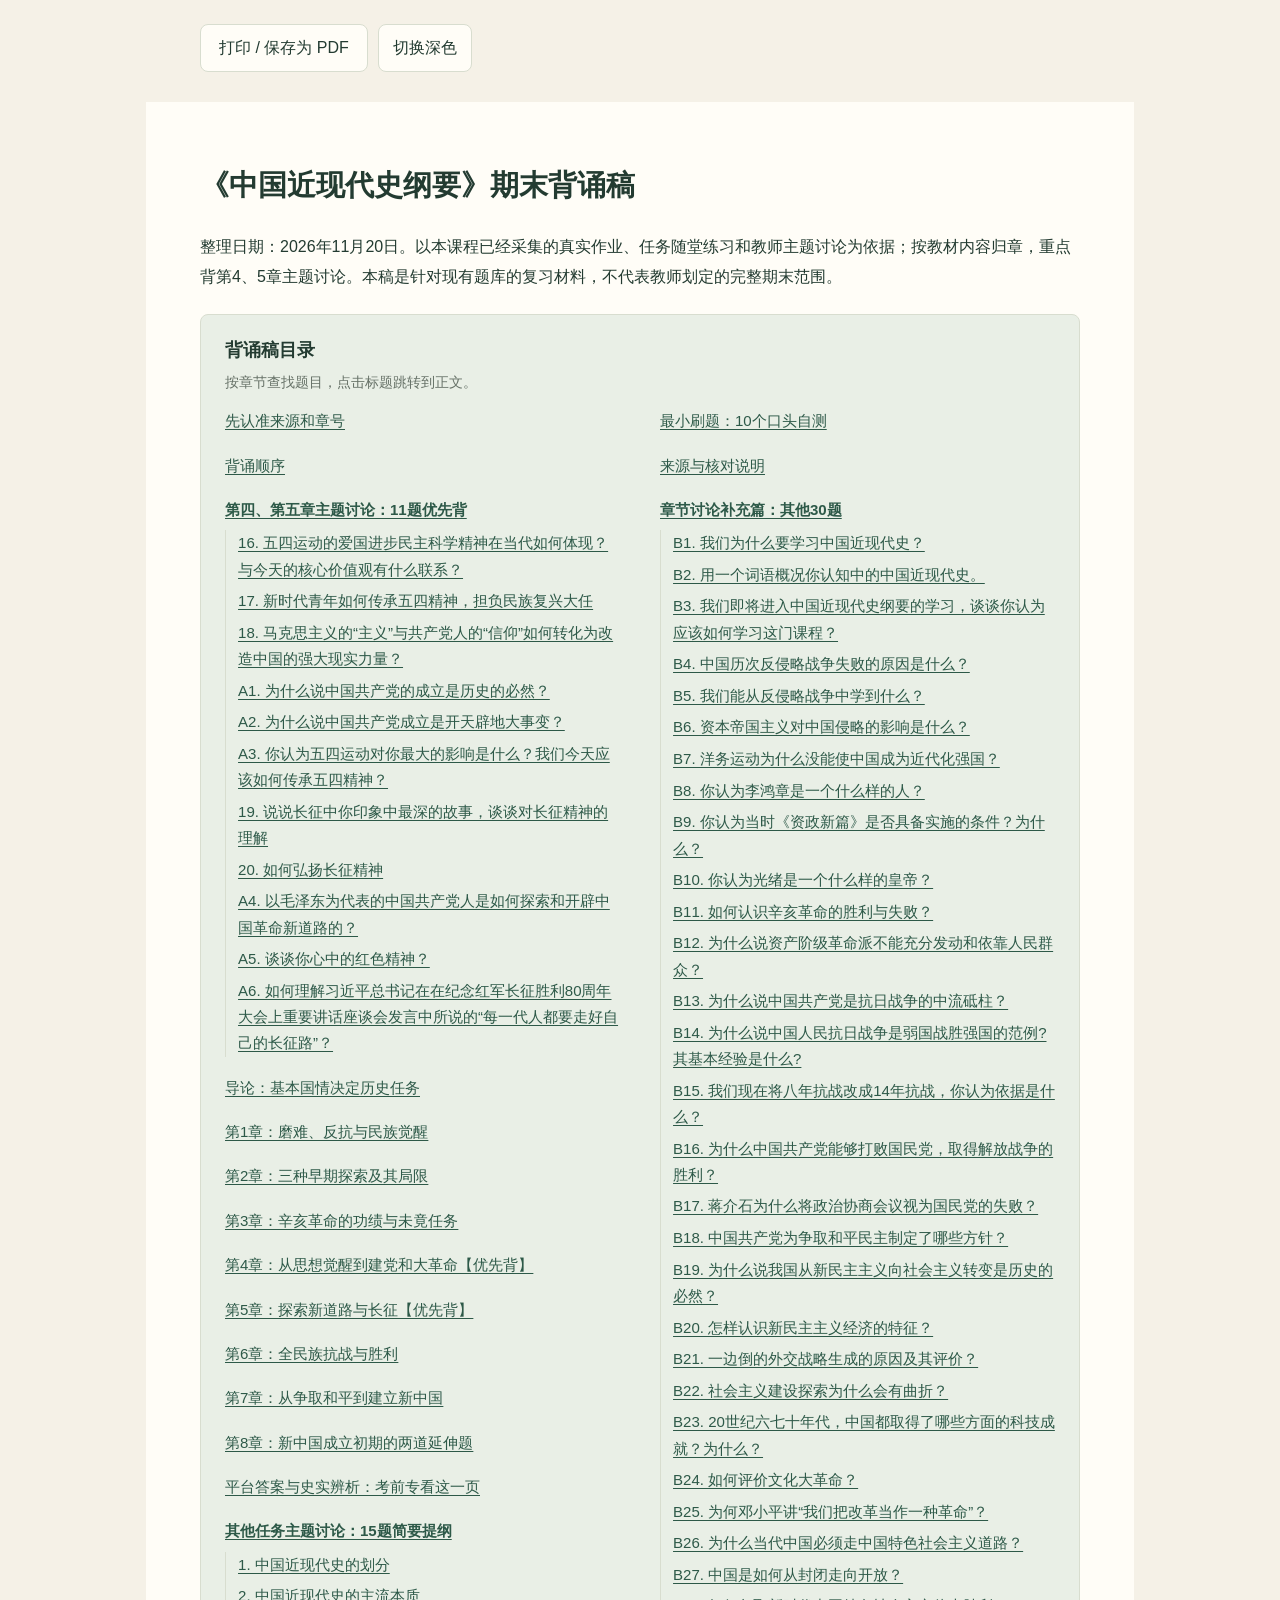
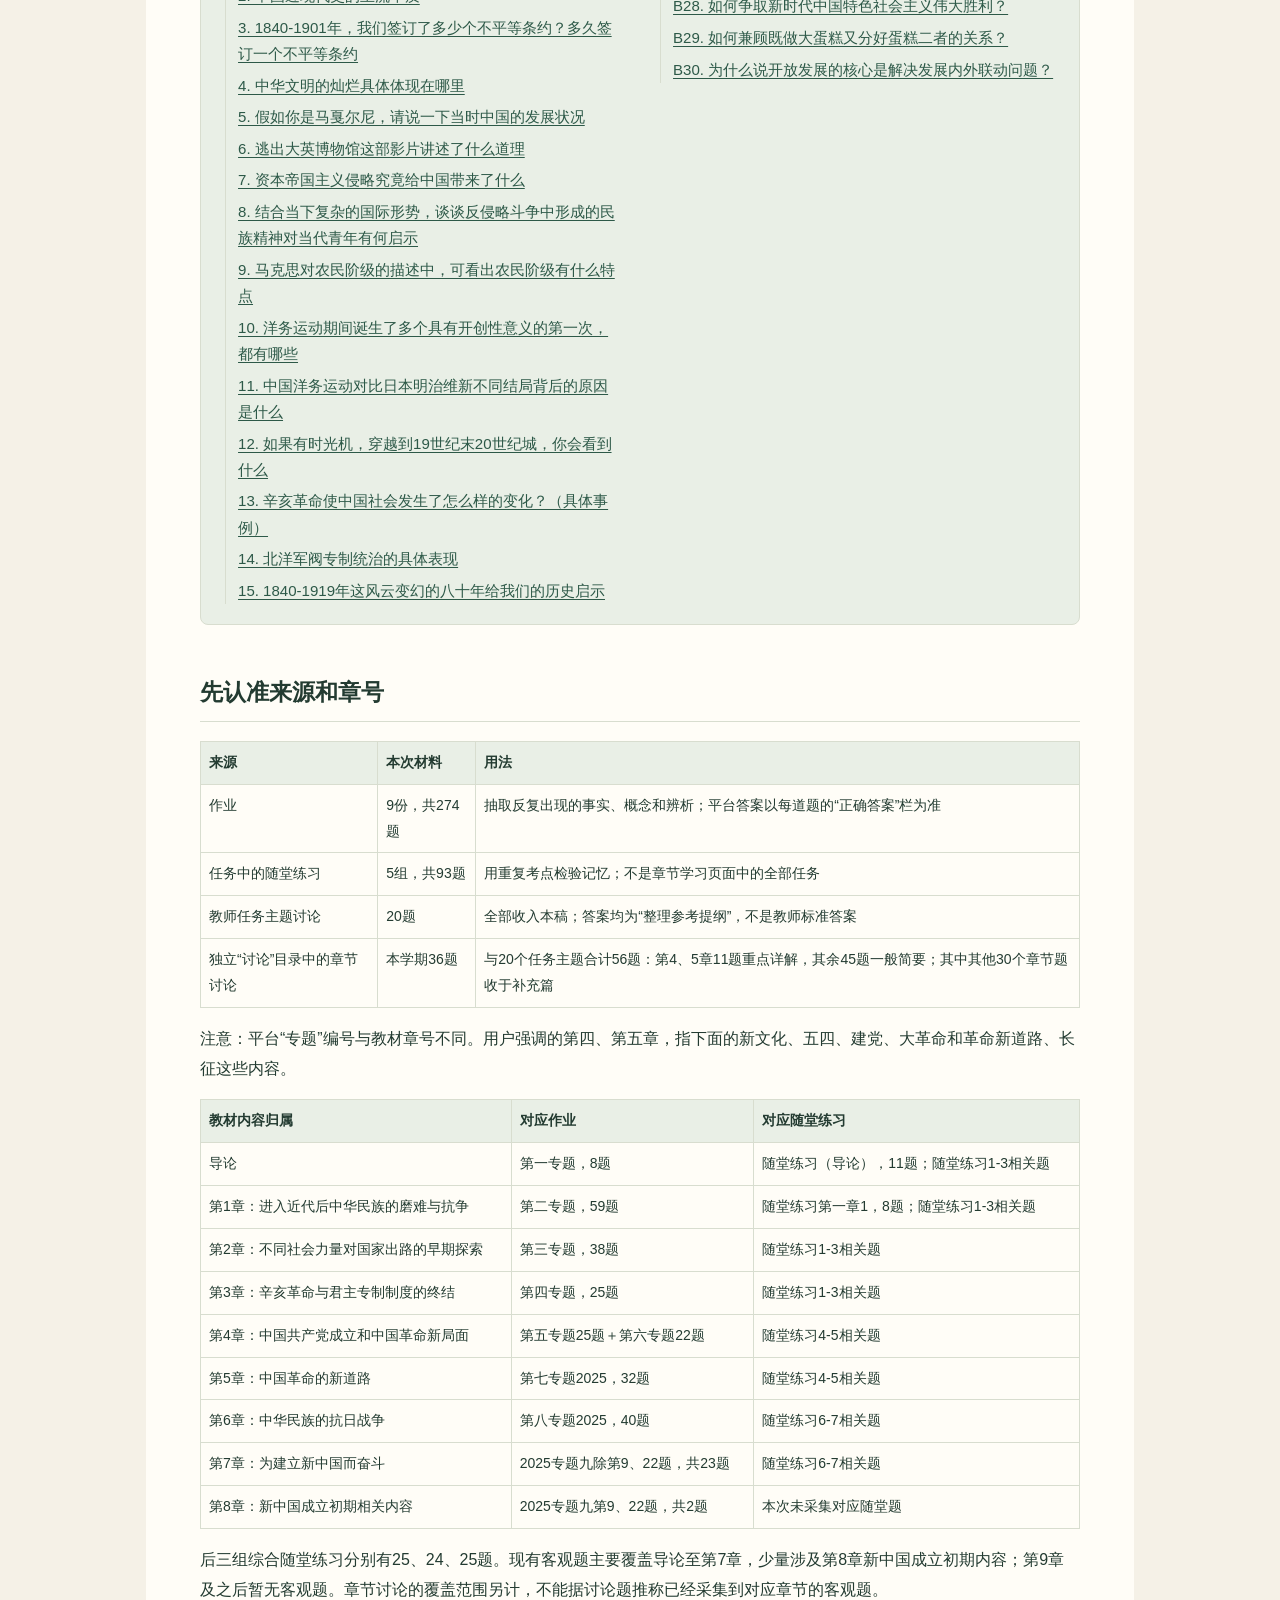
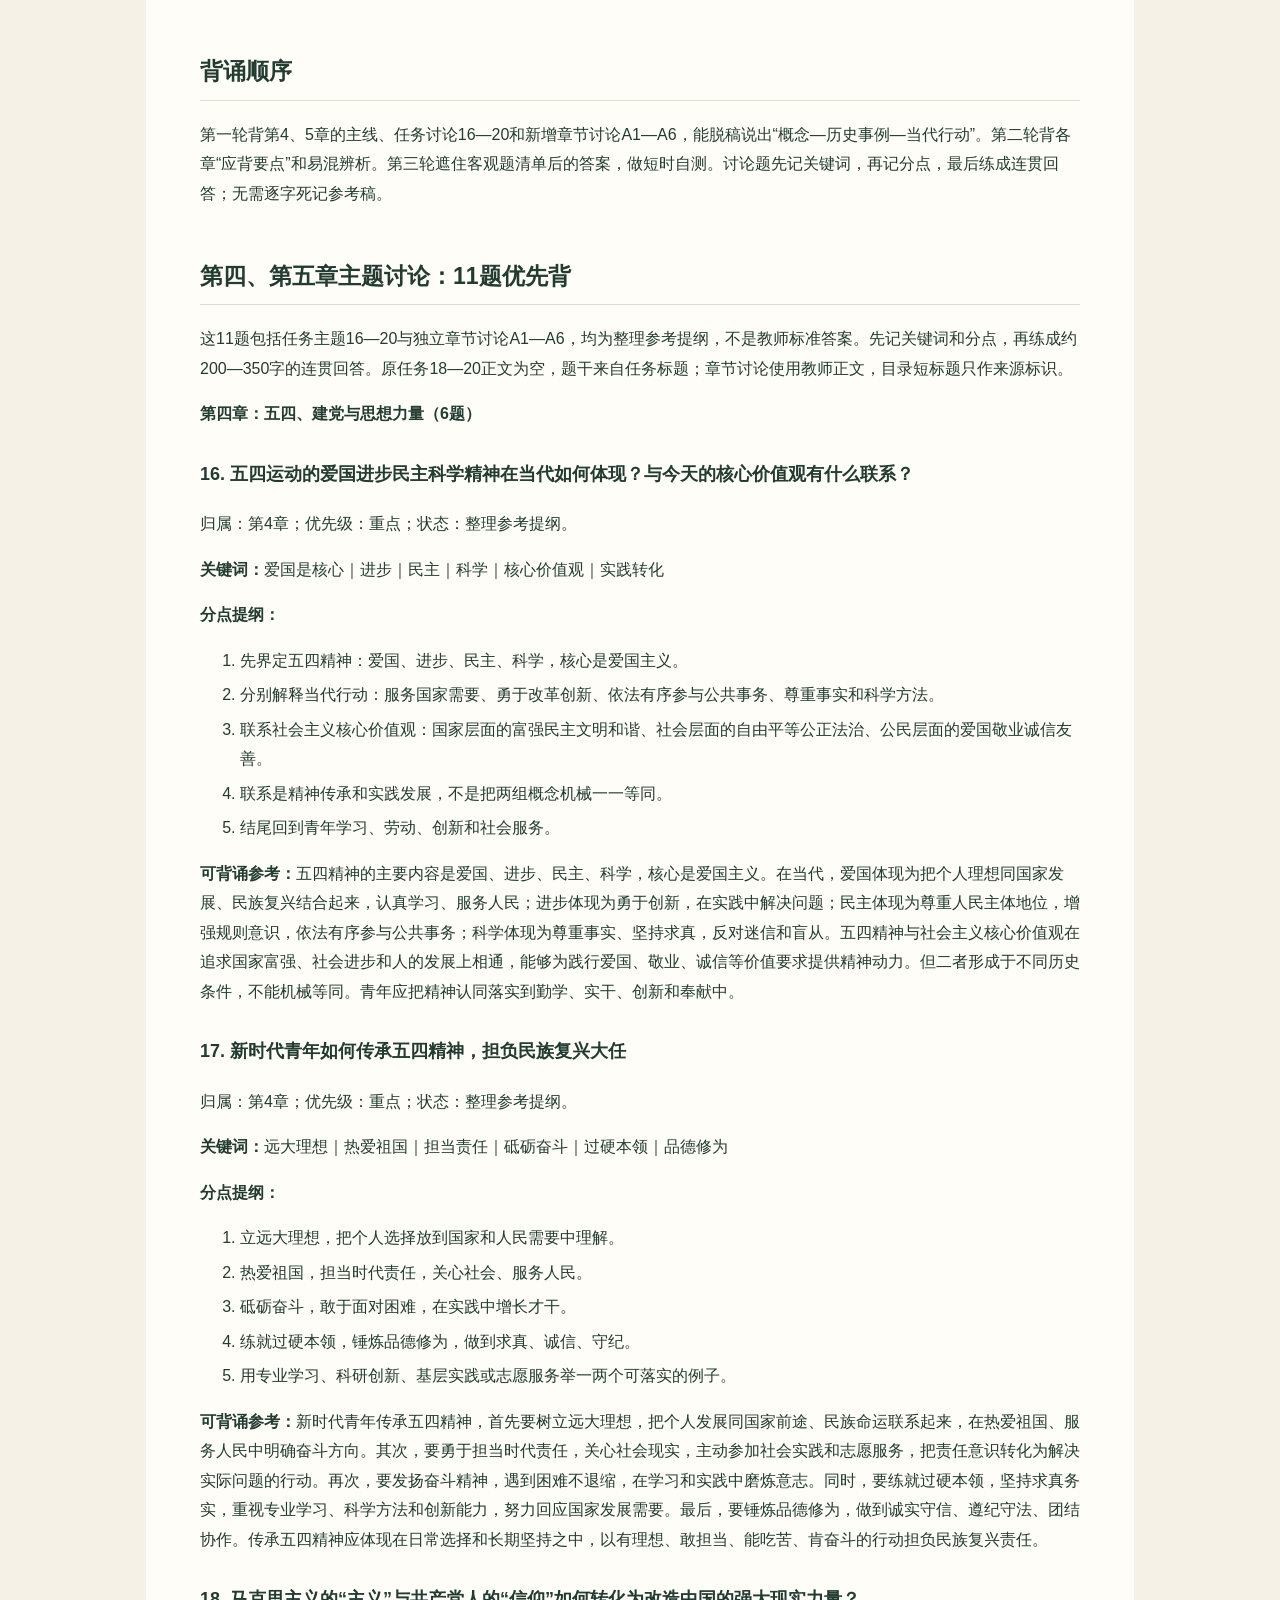
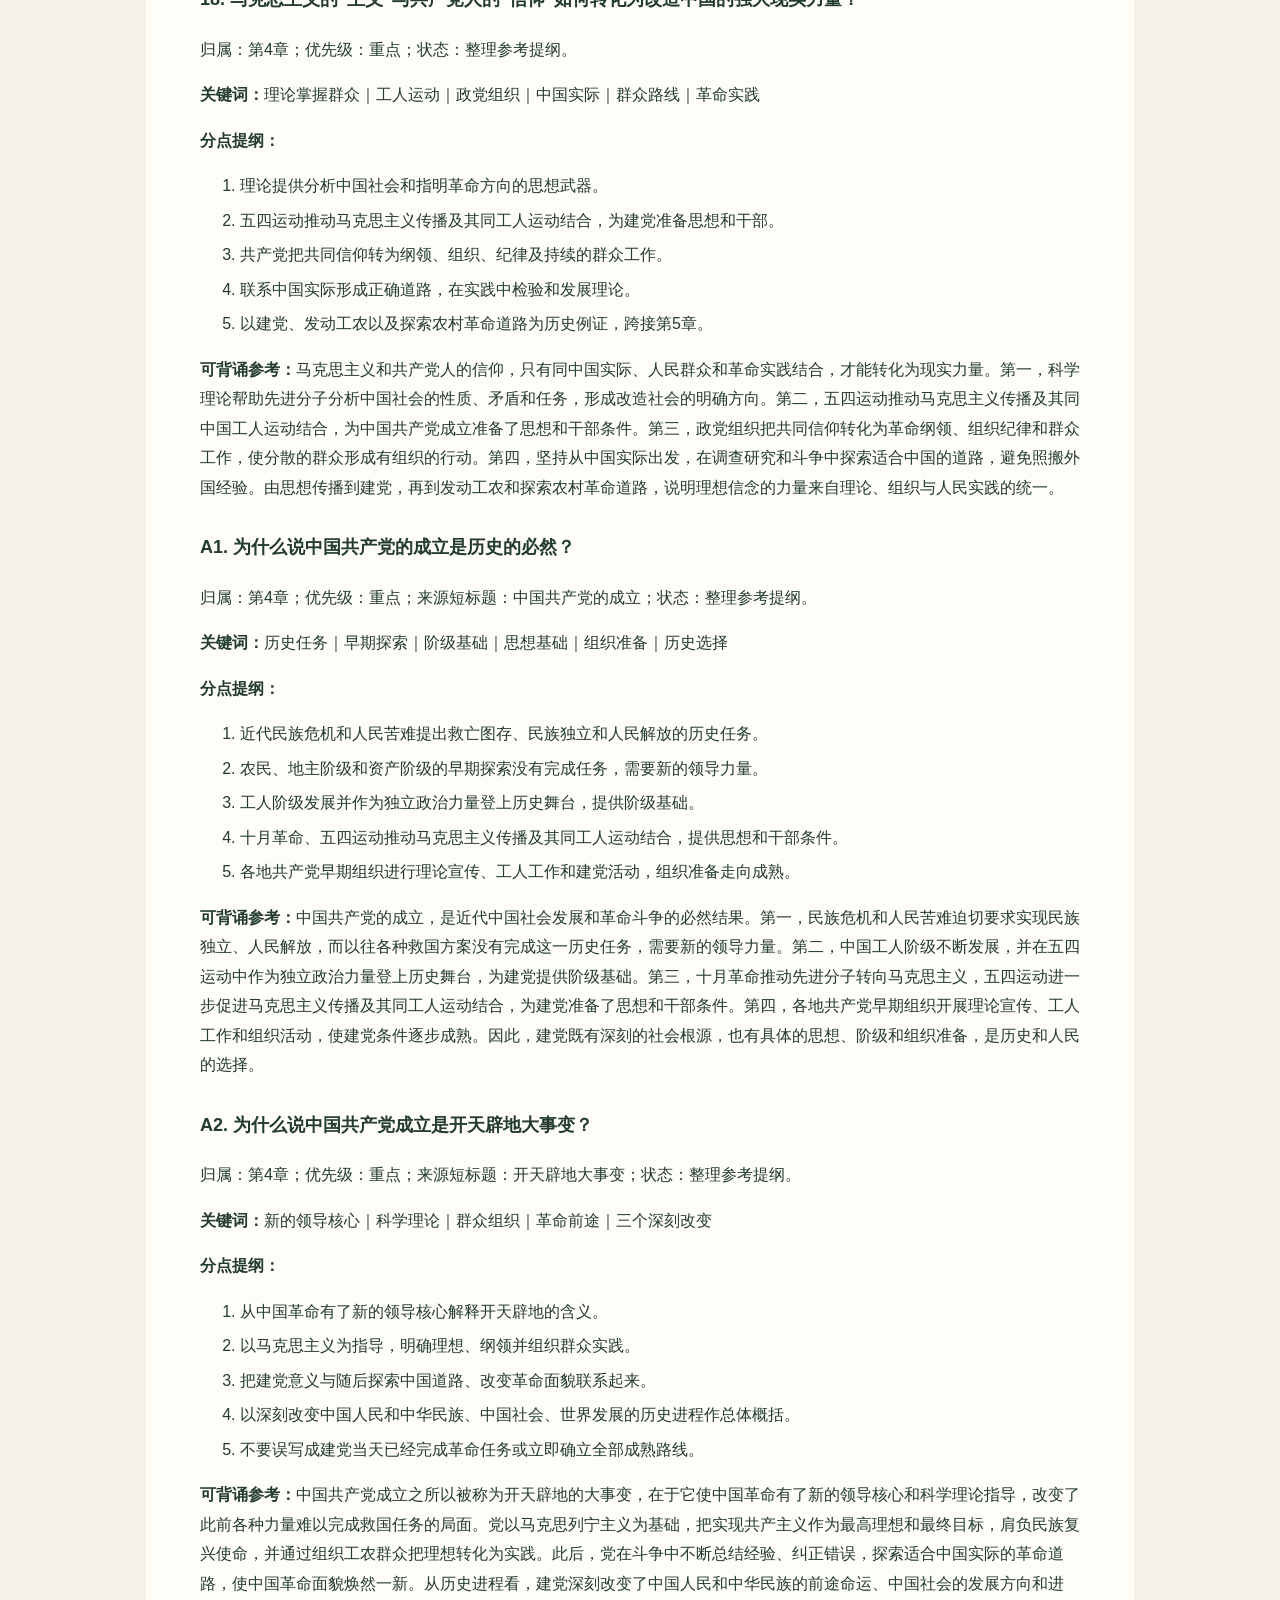
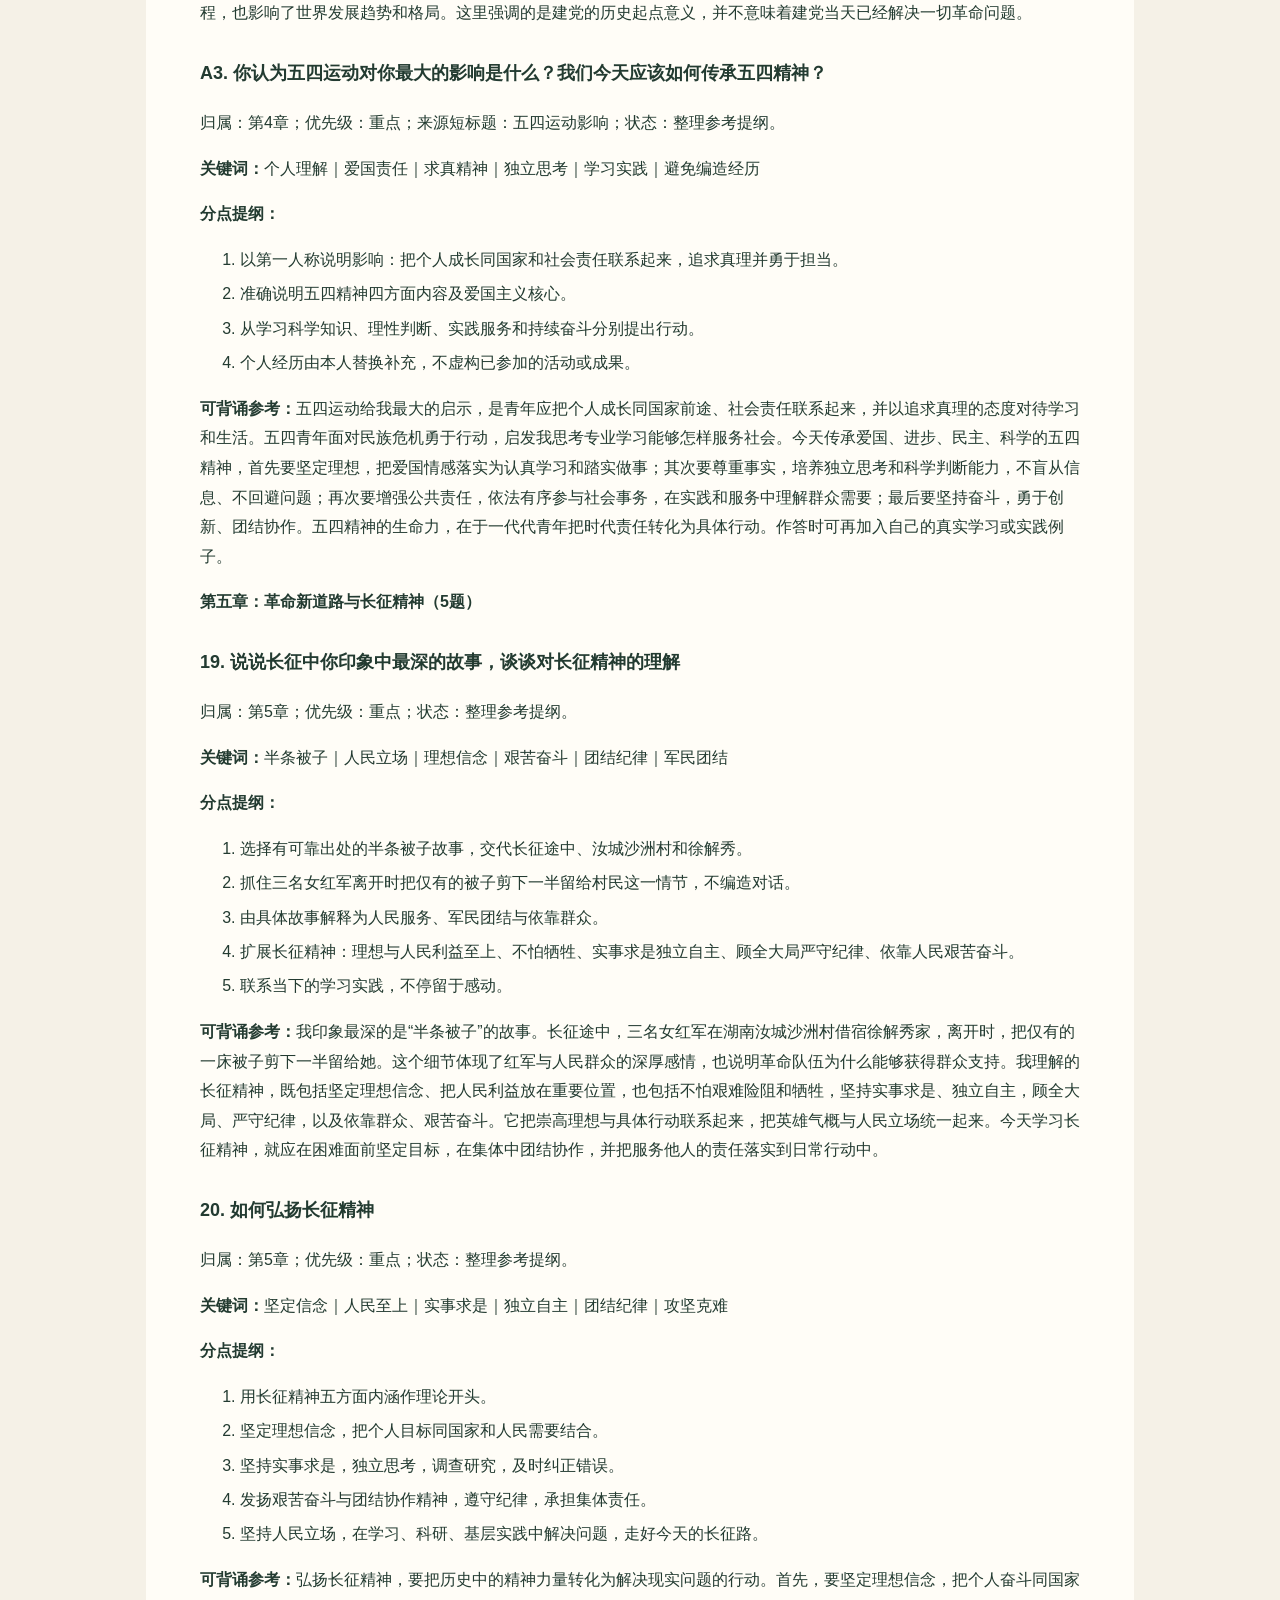
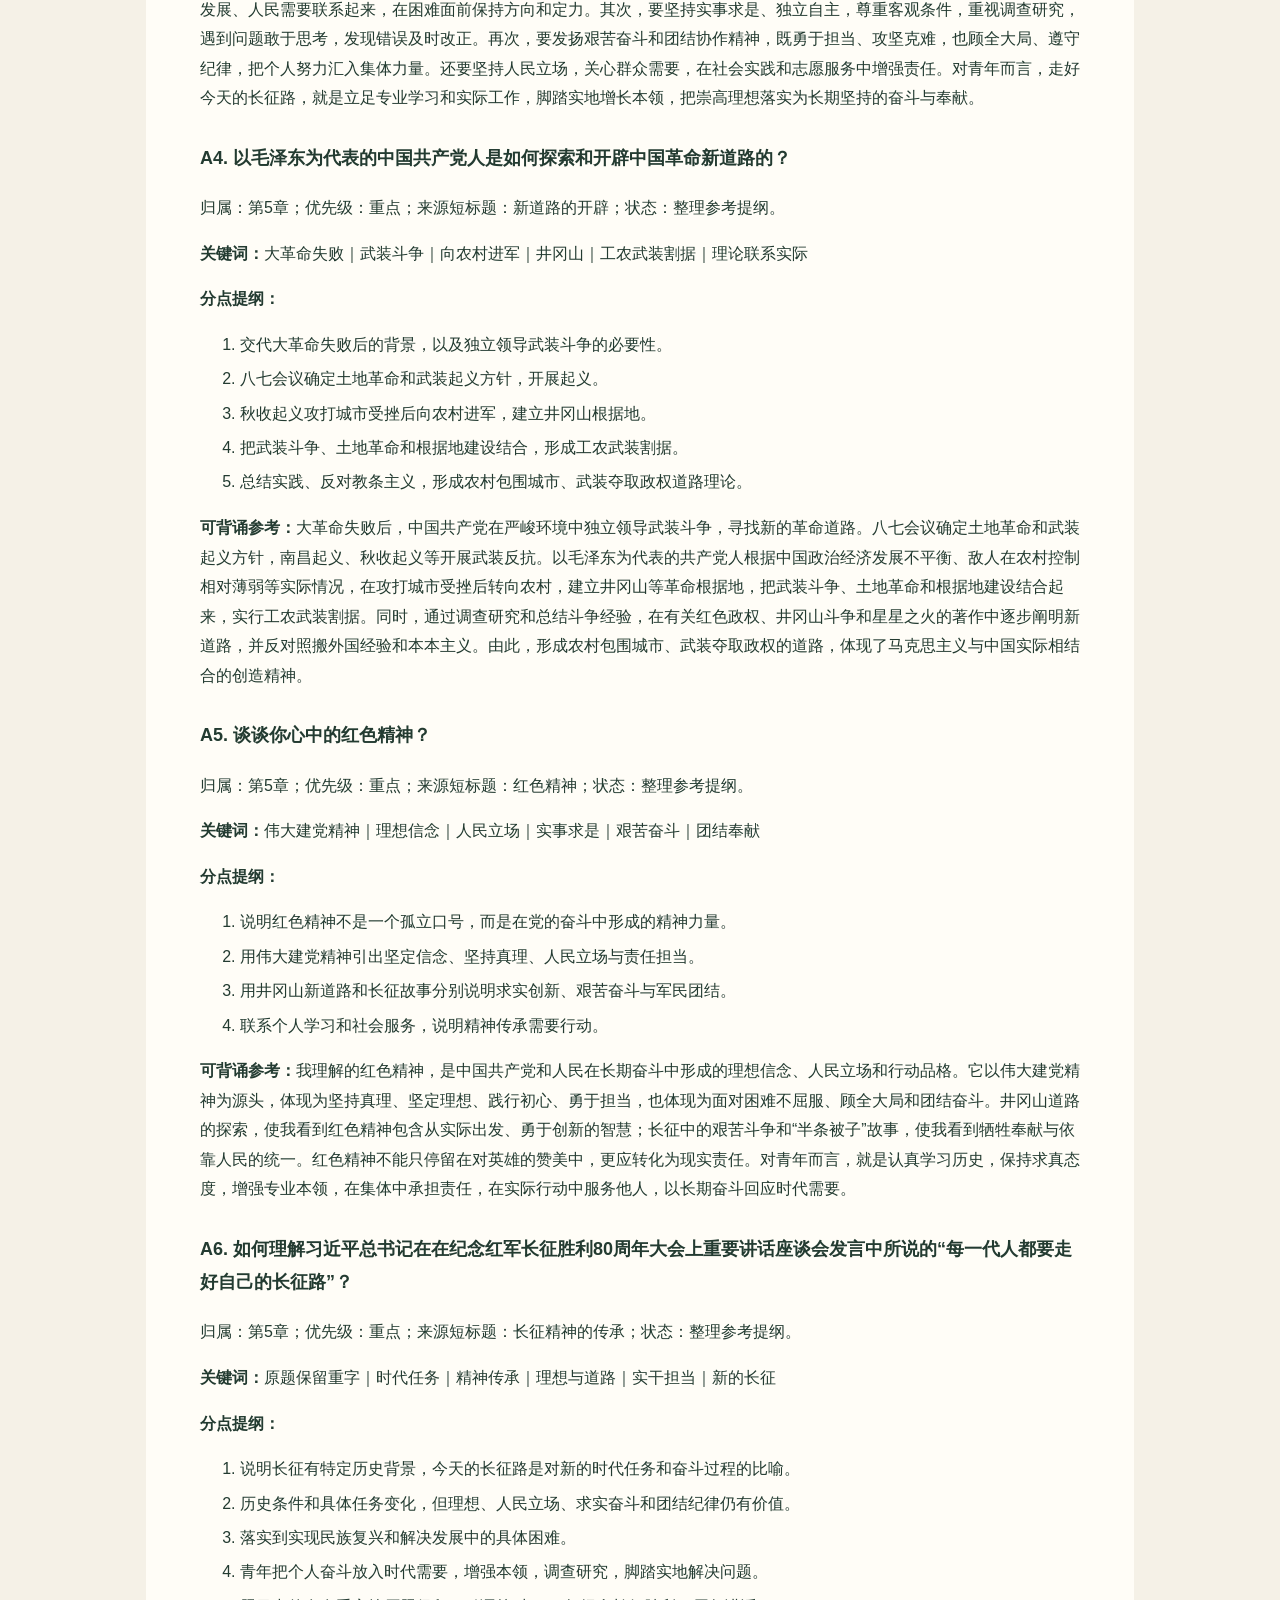
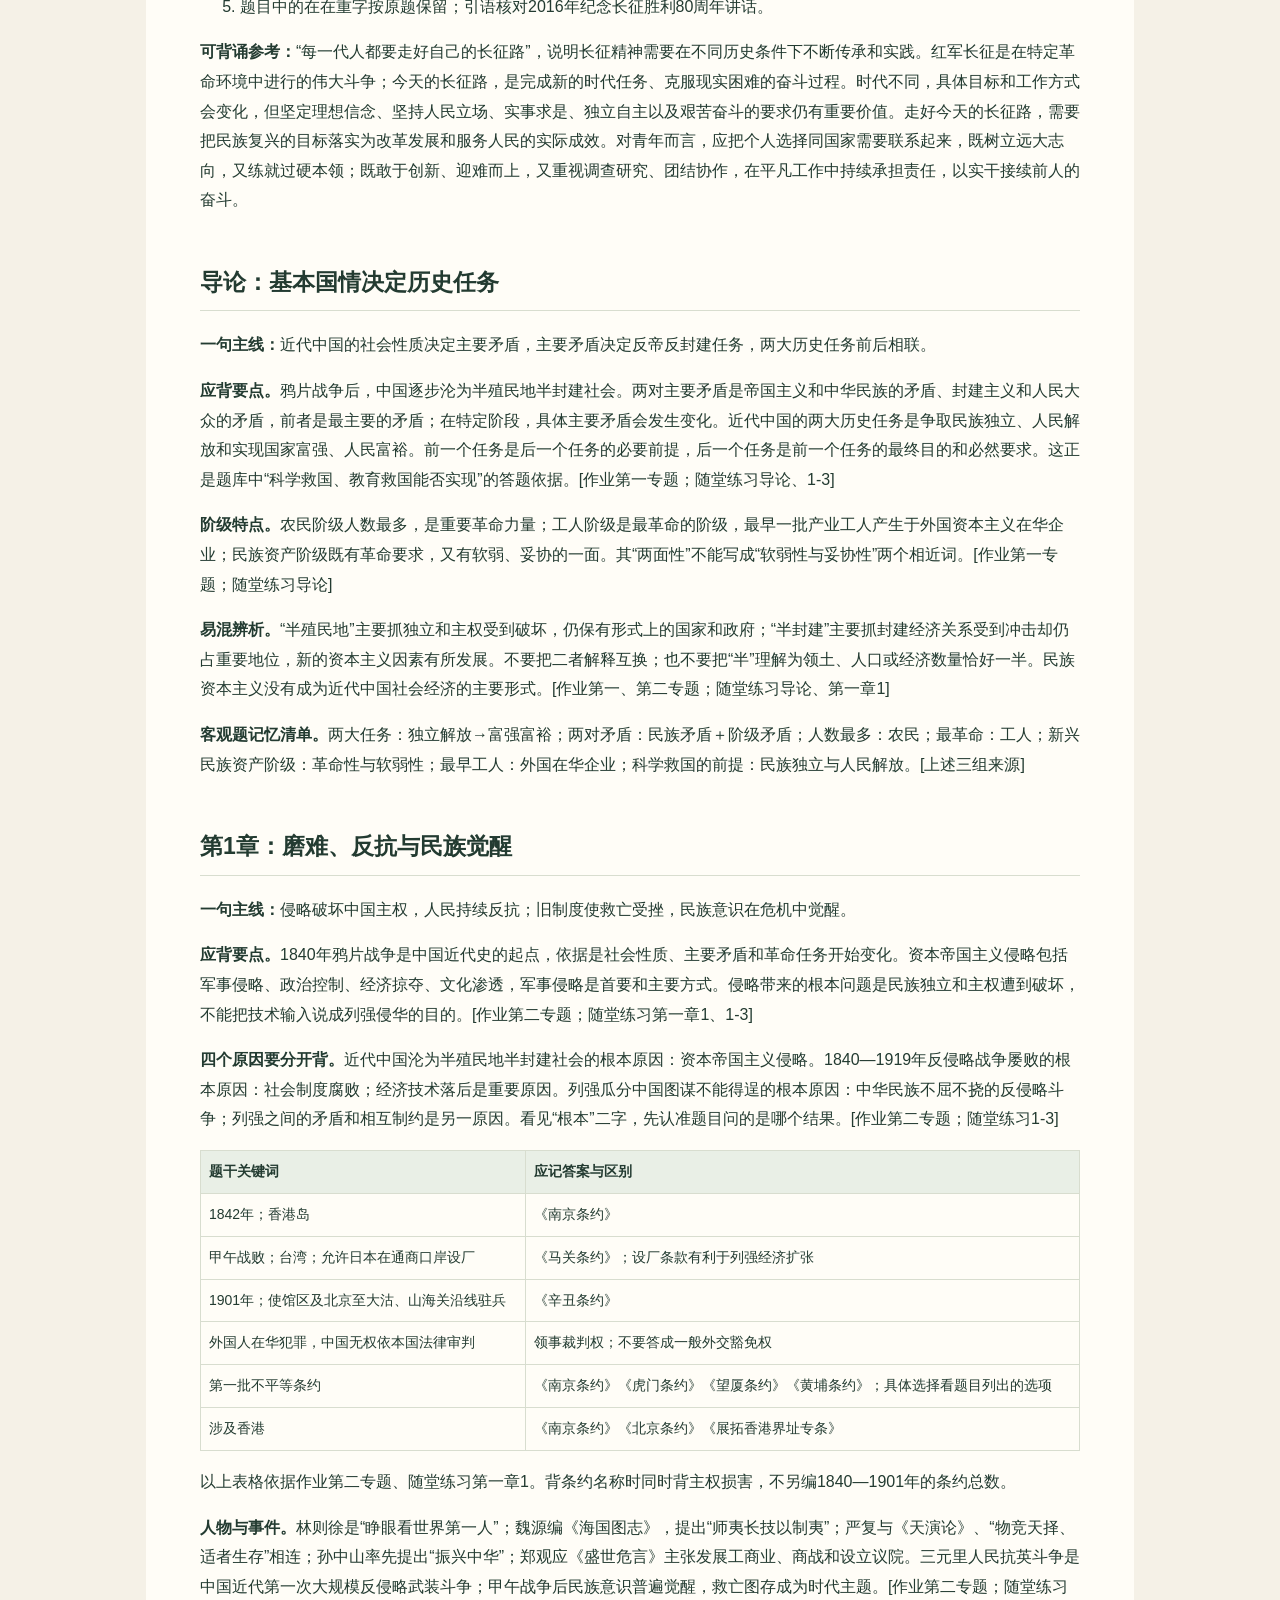
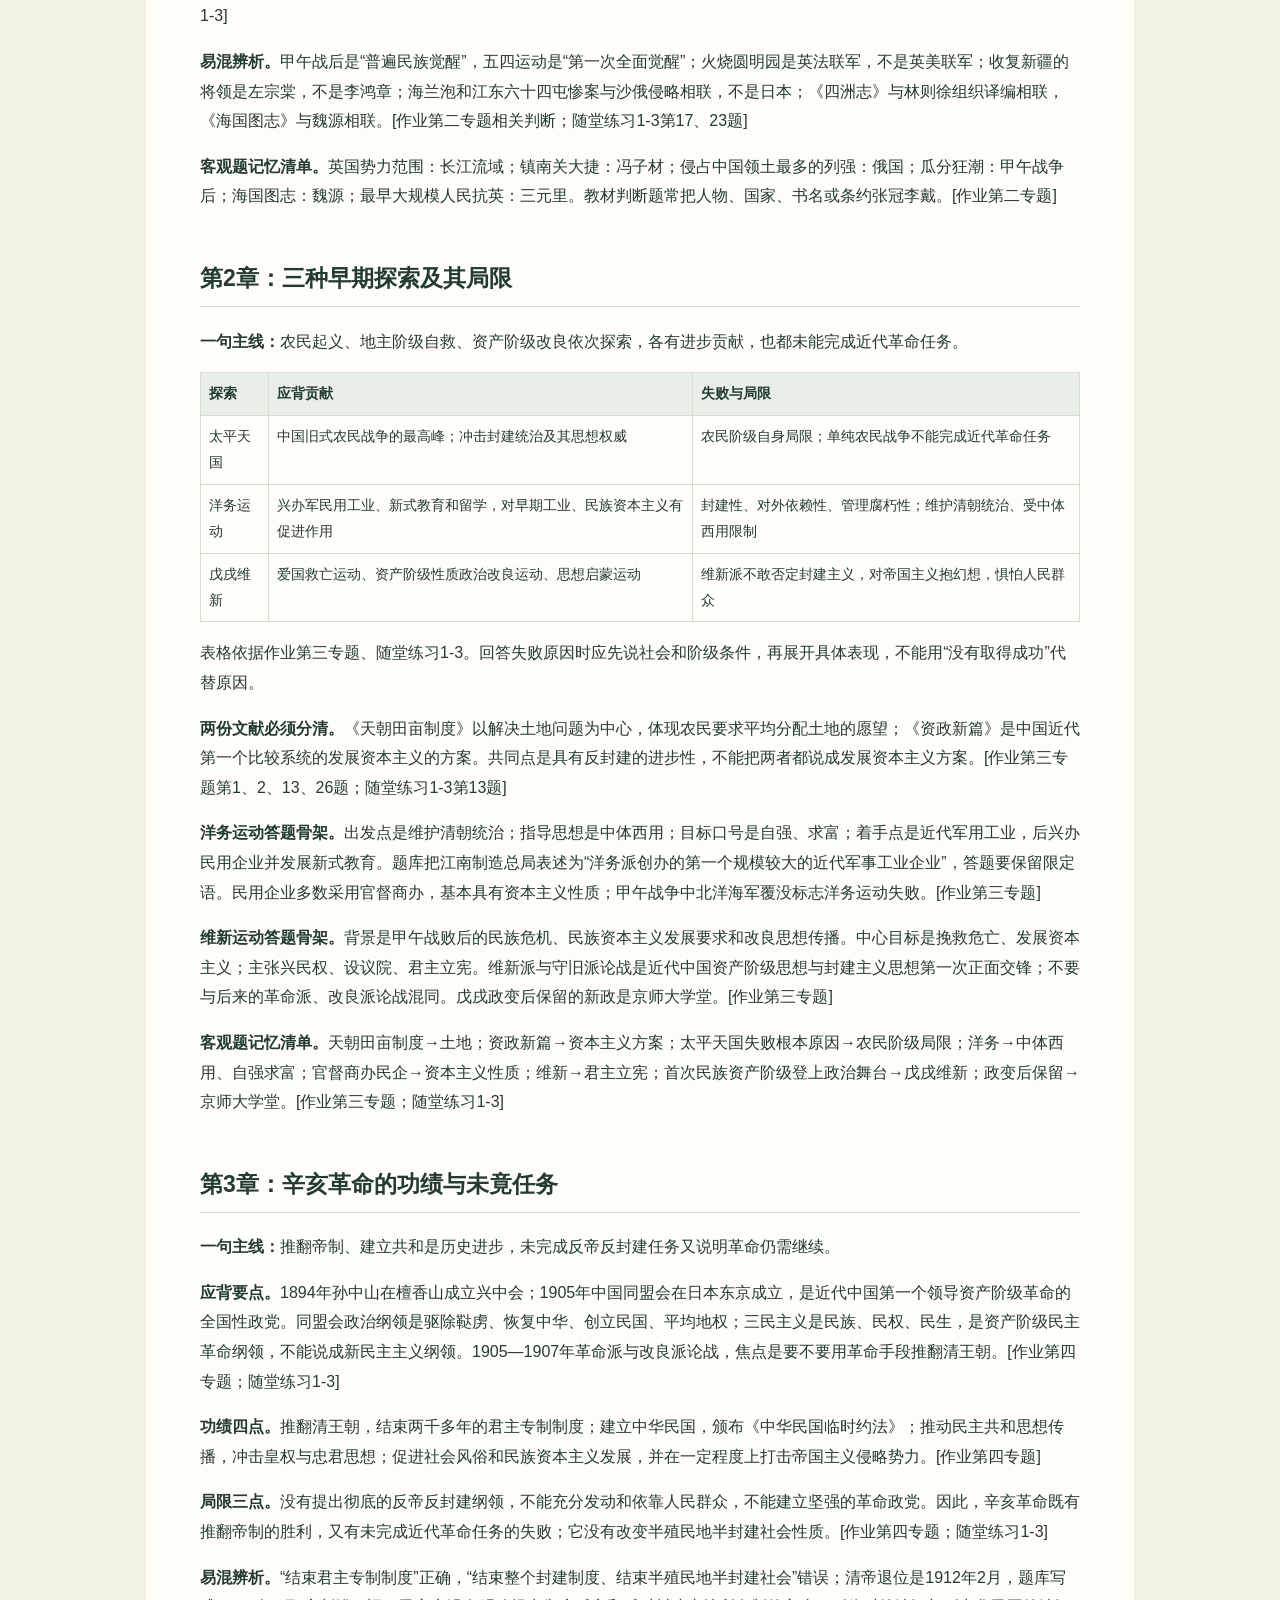
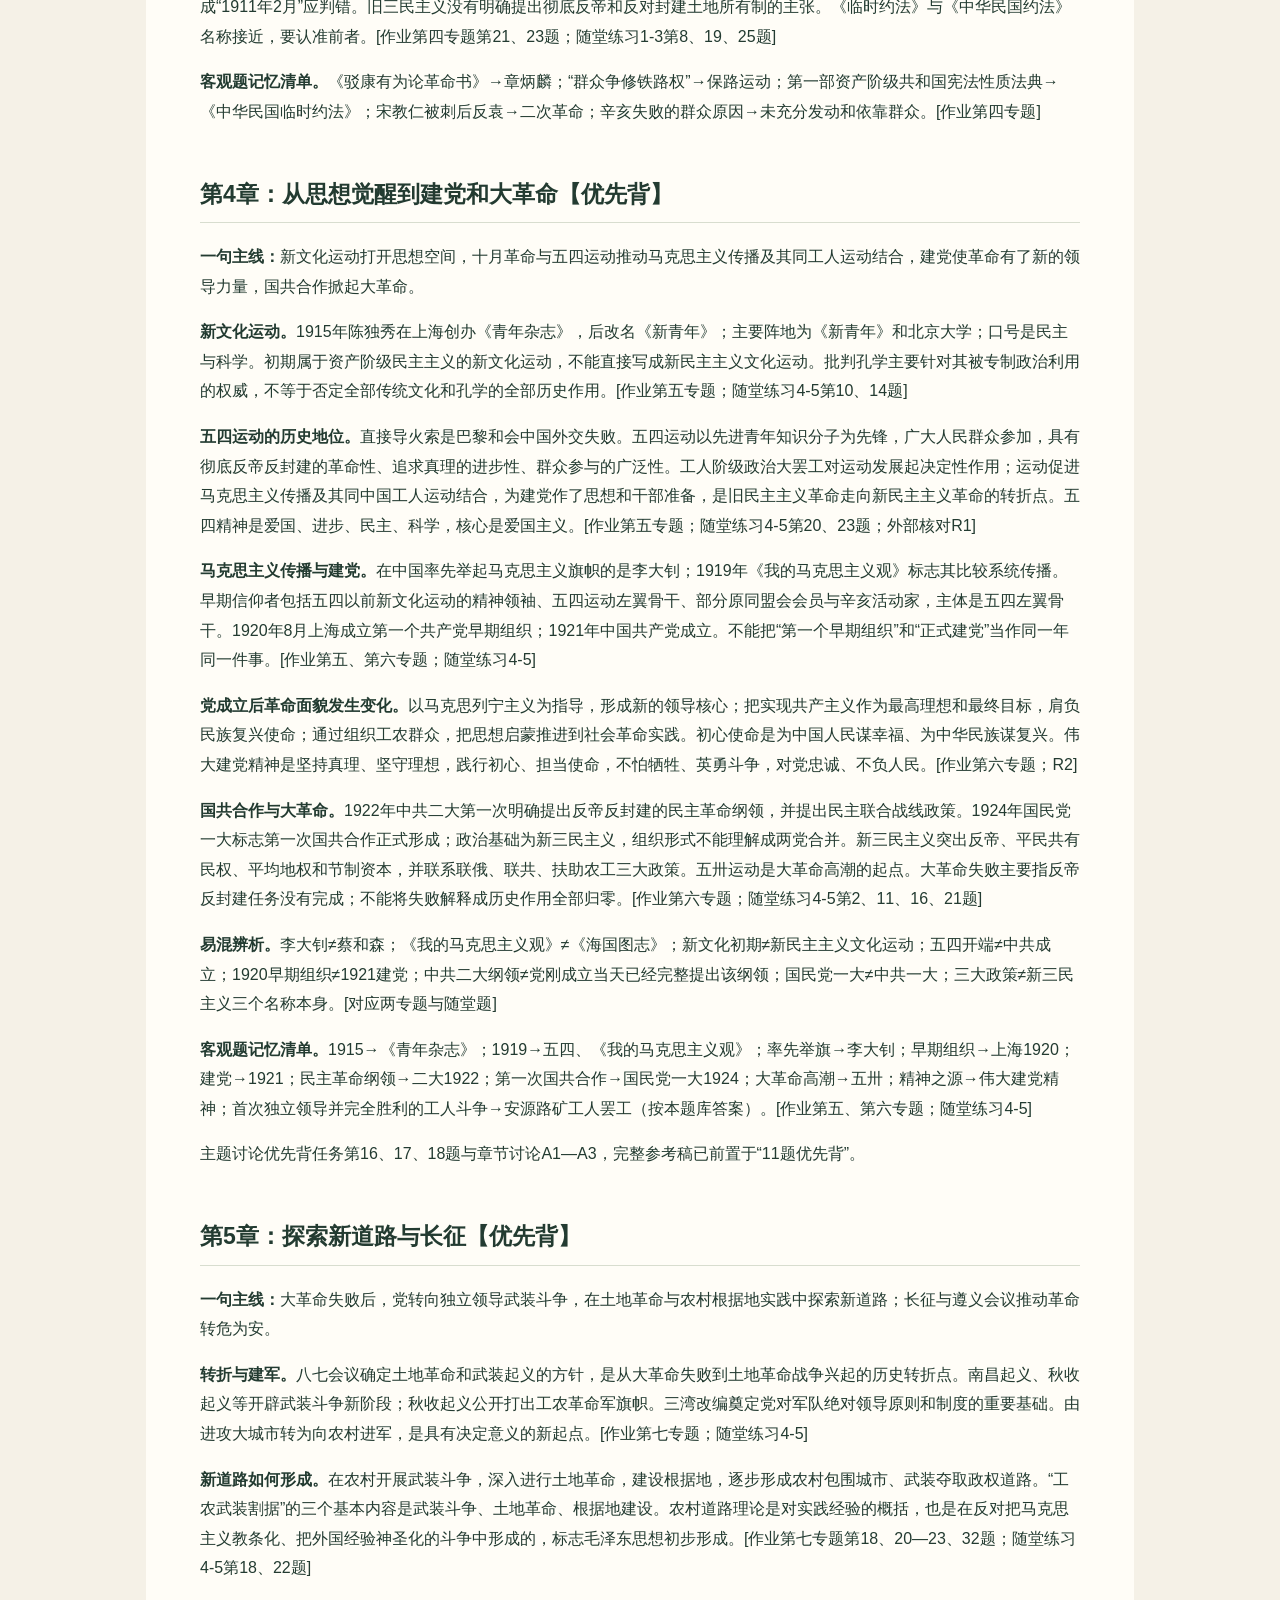
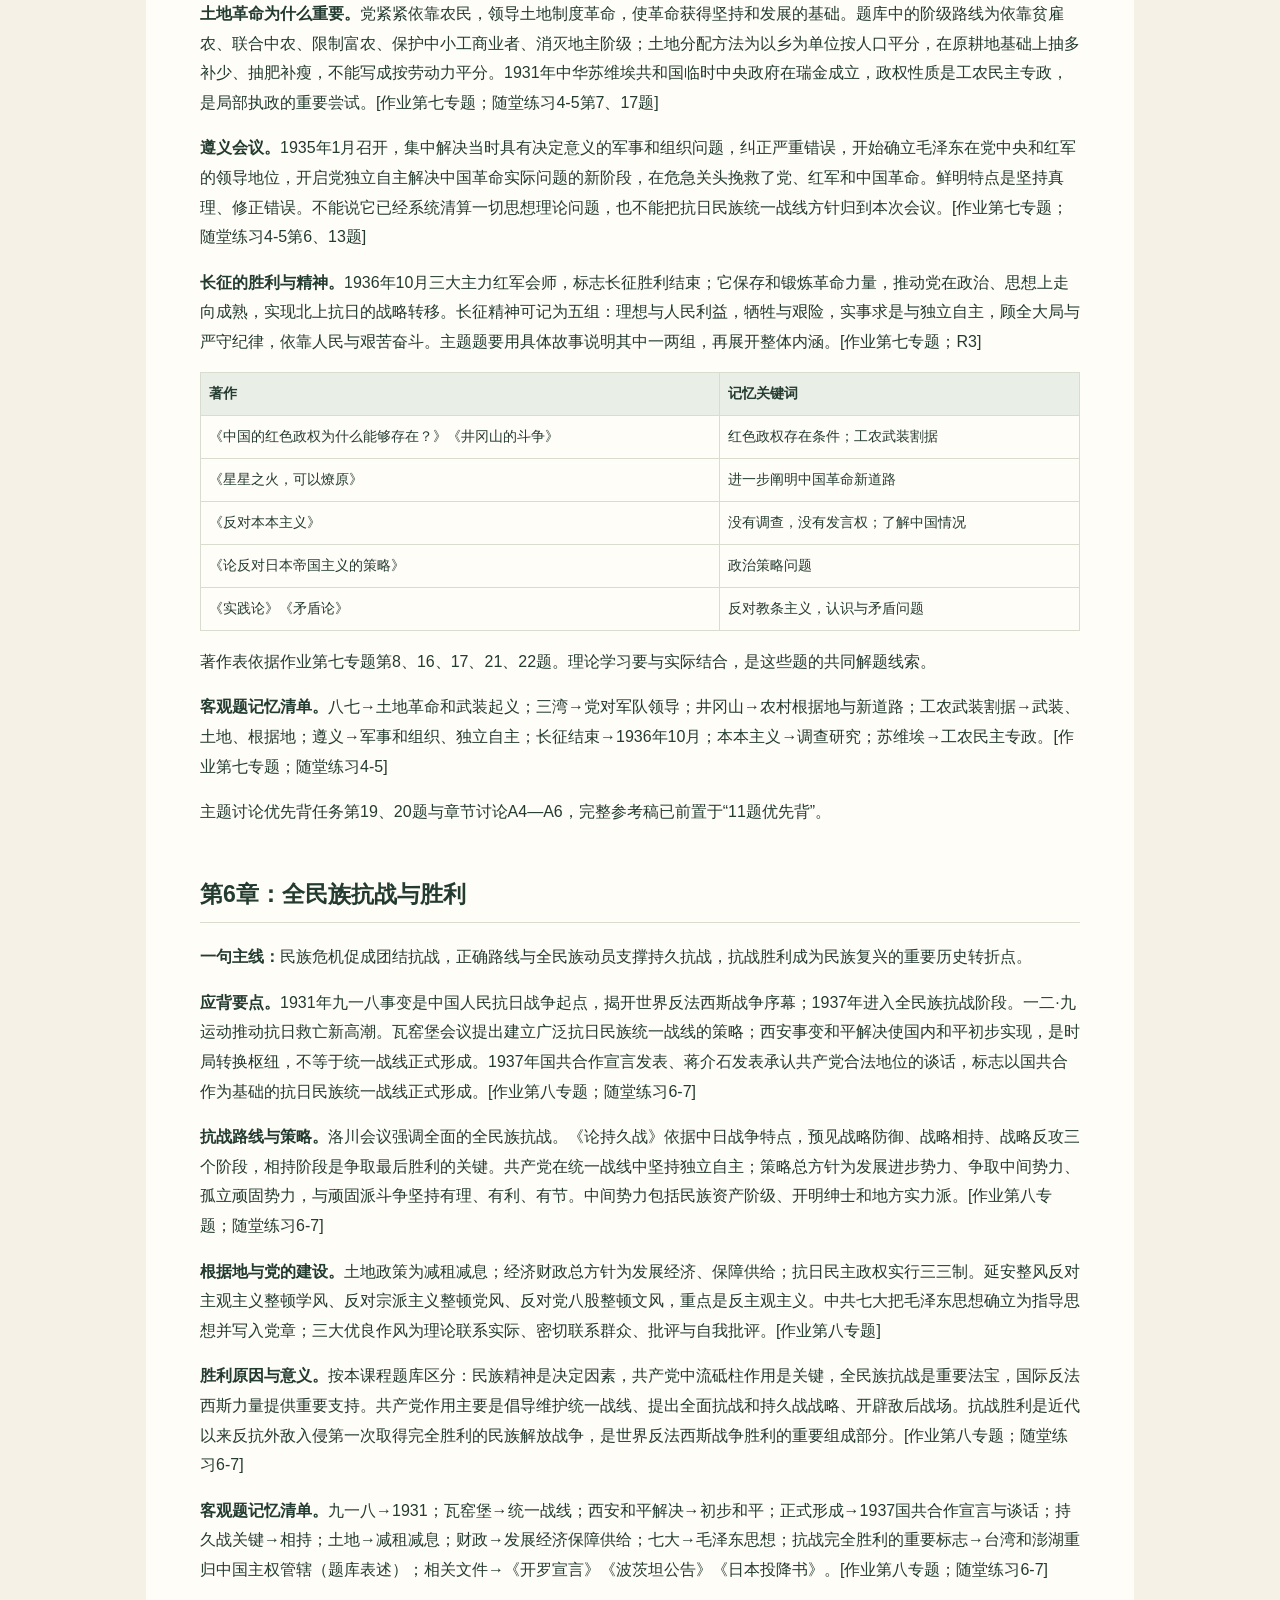
<file: 期末背诵稿_完整版.html>
<!doctype html>
<html lang="zh-CN">
<head>
<meta charset="utf-8">
<meta name="viewport" content="width=device-width,initial-scale=1">
<meta name="color-scheme" content="light dark">
<title>期末背诵稿_完整版</title>
<script src="theme.js"></script>
<style>body{font:16px/1.85 "Microsoft YaHei",sans-serif;color:#243c31;background:#f5f1e7;margin:0}main{max-width:880px;margin:30px auto;background:#fffdf7;padding:38px 54px}h1{font-size:29px}h2{font-size:23px;margin-top:2em;border-bottom:1px solid #cbd6c9;padding-bottom:.3em}h3{font-size:18px;margin-top:1.6em}table{border-collapse:collapse;width:100%;font-size:14px}td,th{border:1px solid #cad5c8;padding:8px;text-align:left;vertical-align:top}th,blockquote{background:#edf2e7}a{color:#2d5948;overflow-wrap:anywhere}img{max-width:100%;height:auto}li{margin:.3em 0}.controls{max-width:880px;margin:24px auto}button{font:inherit;padding:8px 18px;cursor:pointer}p{overflow-wrap:anywhere}@media(max-width:650px){main{margin:0;padding:20px}table{font-size:12px}}@media print{@page{size:A4;margin:18mm 17mm}body{background:white;font-size:10.5pt;line-height:1.7}main{max-width:none;margin:0;padding:0;background:white}.controls{display:none}h1{font-size:20pt}h2{font-size:15pt}h3{font-size:12pt}h1,h2,h3{break-after:avoid}table{font-size:9pt}tr,blockquote{break-inside:avoid}p,li{orphans:3;widows:3}a{color:inherit;text-decoration:none}}</style>
<link rel="stylesheet" href="theme.css">
</head>
<body id="page-top">
<div class="controls"><button onclick="window.print()">打印 / 保存为 PDF</button><button type="button" class="theme-toggle" data-theme-toggle aria-pressed="false" hidden>切换深色</button></div>
<main><h1 id="section-1">《中国近现代史纲要》期末背诵稿</h1>
<p>整理日期：2026年11月20日。以本课程已经采集的真实作业、任务随堂练习和教师主题讨论为依据；按教材内容归章，重点背第4、5章主题讨论。本稿是针对现有题库的复习材料，不代表教师划定的完整期末范围。</p>
<nav id="guide-toc" class="guide-toc no-print" aria-label="背诵稿目录">
<p class="toc-heading">背诵稿目录</p>
<p class="toc-hint">按章节查找题目，点击标题跳转到正文。</p>
<ul>
  <li><a href="#section-2">先认准来源和章号</a></li>
  <li><a href="#section-3">背诵顺序</a></li>
  <li><a class="toc-chapter" href="#discussion-focus">第四、第五章主题讨论：11题优先背</a>
    <ul>
      <li><a href="#section-5">16. 五四运动的爱国进步民主科学精神在当代如何体现？与今天的核心价值观有什么联系？</a></li>
      <li><a href="#section-6">17. 新时代青年如何传承五四精神，担负民族复兴大任</a></li>
      <li><a href="#section-7">18. 马克思主义的“主义”与共产党人的“信仰”如何转化为改造中国的强大现实力量？</a></li>
      <li><a href="#section-8">A1. 为什么说中国共产党的成立是历史的必然？</a></li>
      <li><a href="#section-9">A2. 为什么说中国共产党成立是开天辟地大事变？</a></li>
      <li><a href="#section-10">A3. 你认为五四运动对你最大的影响是什么？我们今天应该如何传承五四精神？</a></li>
      <li><a href="#section-11">19. 说说长征中你印象中最深的故事，谈谈对长征精神的理解</a></li>
      <li><a href="#section-12">20. 如何弘扬长征精神</a></li>
      <li><a href="#section-13">A4. 以毛泽东为代表的中国共产党人是如何探索和开辟中国革命新道路的？</a></li>
      <li><a href="#section-14">A5. 谈谈你心中的红色精神？</a></li>
      <li><a href="#section-15">A6. 如何理解习近平总书记在在纪念红军长征胜利80周年大会上重要讲话座谈会发言中所说的“每一代人都要走好自己的长征路”？</a></li>
    </ul>
  </li>
  <li><a href="#section-16">导论：基本国情决定历史任务</a></li>
  <li><a href="#section-17">第1章：磨难、反抗与民族觉醒</a></li>
  <li><a href="#section-18">第2章：三种早期探索及其局限</a></li>
  <li><a href="#section-19">第3章：辛亥革命的功绩与未竟任务</a></li>
  <li><a href="#section-20">第4章：从思想觉醒到建党和大革命【优先背】</a></li>
  <li><a href="#section-21">第5章：探索新道路与长征【优先背】</a></li>
  <li><a href="#section-22">第6章：全民族抗战与胜利</a></li>
  <li><a href="#section-23">第7章：从争取和平到建立新中国</a></li>
  <li><a href="#section-24">第8章：新中国成立初期的两道延伸题</a></li>
  <li><a href="#section-25">平台答案与史实辨析：考前专看这一页</a></li>
  <li><a class="toc-chapter" href="#section-26">其他任务主题讨论：15题简要提纲</a>
    <ul>
      <li><a href="#section-27">1. 中国近现代史的划分</a></li>
      <li><a href="#section-28">2. 中国近现代史的主流本质</a></li>
      <li><a href="#section-29">3. 1840-1901年，我们签订了多少个不平等条约？多久签订一个不平等条约</a></li>
      <li><a href="#section-30">4. 中华文明的灿烂具体体现在哪里</a></li>
      <li><a href="#section-31">5. 假如你是马戛尔尼，请说一下当时中国的发展状况</a></li>
      <li><a href="#section-32">6. 逃出大英博物馆这部影片讲述了什么道理</a></li>
      <li><a href="#section-33">7. 资本帝国主义侵略究竟给中国带来了什么</a></li>
      <li><a href="#section-34">8. 结合当下复杂的国际形势，谈谈反侵略斗争中形成的民族精神对当代青年有何启示</a></li>
      <li><a href="#section-35">9. 马克思对农民阶级的描述中，可看出农民阶级有什么特点</a></li>
      <li><a href="#section-36">10. 洋务运动期间诞生了多个具有开创性意义的第一次，都有哪些</a></li>
      <li><a href="#section-37">11. 中国洋务运动对比日本明治维新不同结局背后的原因是什么</a></li>
      <li><a href="#section-38">12. 如果有时光机，穿越到19世纪末20世纪城，你会看到什么</a></li>
      <li><a href="#section-39">13. 辛亥革命使中国社会发生了怎么样的变化？（具体事例）</a></li>
      <li><a href="#section-40">14. 北洋军阀专制统治的具体表现</a></li>
      <li><a href="#section-41">15. 1840-1919年这风云变幻的八十年给我们的历史启示</a></li>
    </ul>
  </li>
  <li><a href="#section-42">最小刷题：10个口头自测</a></li>
  <li><a href="#section-43">来源与核对说明</a></li>
  <li><a class="toc-chapter" href="#section-44">章节讨论补充篇：其他30题</a>
    <ul>
      <li><a href="#section-45">B1. 我们为什么要学习中国近现代史？</a></li>
      <li><a href="#section-46">B2. 用一个词语概况你认知中的中国近现代史。</a></li>
      <li><a href="#section-47">B3. 我们即将进入中国近现代史纲要的学习，谈谈你认为应该如何学习这门课程？</a></li>
      <li><a href="#section-48">B4. 中国历次反侵略战争失败的原因是什么？</a></li>
      <li><a href="#section-49">B5. 我们能从反侵略战争中学到什么？</a></li>
      <li><a href="#section-50">B6. 资本帝国主义对中国侵略的影响是什么？</a></li>
      <li><a href="#section-51">B7. 洋务运动为什么没能使中国成为近代化强国？</a></li>
      <li><a href="#section-52">B8. 你认为李鸿章是一个什么样的人？</a></li>
      <li><a href="#section-53">B9. 你认为当时《资政新篇》是否具备实施的条件？为什么？</a></li>
      <li><a href="#section-54">B10. 你认为光绪是一个什么样的皇帝？</a></li>
      <li><a href="#section-55">B11. 如何认识辛亥革命的胜利与失败？</a></li>
      <li><a href="#section-56">B12. 为什么说资产阶级革命派不能充分发动和依靠人民群众？</a></li>
      <li><a href="#section-57">B13. 为什么说中国共产党是抗日战争的中流砥柱？</a></li>
      <li><a href="#section-58">B14. 为什么说中国人民抗日战争是弱国战胜强国的范例?其基本经验是什么?</a></li>
      <li><a href="#section-59">B15. 我们现在将八年抗战改成14年抗战，你认为依据是什么？</a></li>
      <li><a href="#section-60">B16. 为什么中国共产党能够打败国民党，取得解放战争的胜利？</a></li>
      <li><a href="#section-61">B17. 蒋介石为什么将政治协商会议视为国民党的失败？</a></li>
      <li><a href="#section-62">B18. 中国共产党为争取和平民主制定了哪些方针？</a></li>
      <li><a href="#section-63">B19. 为什么说我国从新民主主义向社会主义转变是历史的必然？</a></li>
      <li><a href="#section-64">B20. 怎样认识新民主主义经济的特征？</a></li>
      <li><a href="#section-65">B21. 一边倒的外交战略生成的原因及其评价？</a></li>
      <li><a href="#section-66">B22. 社会主义建设探索为什么会有曲折？</a></li>
      <li><a href="#section-67">B23. 20世纪六七十年代，中国都取得了哪些方面的科技成就？为什么？</a></li>
      <li><a href="#section-68">B24. 如何评价文化大革命？</a></li>
      <li><a href="#section-69">B25. 为何邓小平讲“我们把改革当作一种革命”？</a></li>
      <li><a href="#section-70">B26. 为什么当代中国必须走中国特色社会主义道路？</a></li>
      <li><a href="#section-71">B27. 中国是如何从封闭走向开放？</a></li>
      <li><a href="#section-72">B28. 如何争取新时代中国特色社会主义伟大胜利？</a></li>
      <li><a href="#section-73">B29. 如何兼顾既做大蛋糕又分好蛋糕二者的关系？</a></li>
      <li><a href="#section-74">B30. 为什么说开放发展的核心是解决发展内外联动问题？</a></li>
    </ul>
  </li>
</ul>

</nav>
<h2 id="section-2">先认准来源和章号</h2>
<table><thead><tr><th>来源</th><th>本次材料</th><th>用法</th></tr></thead><tbody><tr><td>作业</td><td>9份，共274题</td><td>抽取反复出现的事实、概念和辨析；平台答案以每道题的“正确答案”栏为准</td></tr><tr><td>任务中的随堂练习</td><td>5组，共93题</td><td>用重复考点检验记忆；不是章节学习页面中的全部任务</td></tr><tr><td>教师任务主题讨论</td><td>20题</td><td>全部收入本稿；答案均为“整理参考提纲”，不是教师标准答案</td></tr><tr><td>独立“讨论”目录中的章节讨论</td><td>本学期36题</td><td>与20个任务主题合计56题：第4、5章11题重点详解，其余45题一般简要；其中其他30个章节题收于补充篇</td></tr></tbody></table>
<p>注意：平台“专题”编号与教材章号不同。用户强调的第四、第五章，指下面的新文化、五四、建党、大革命和革命新道路、长征这些内容。</p>
<table><thead><tr><th>教材内容归属</th><th>对应作业</th><th>对应随堂练习</th></tr></thead><tbody><tr><td>导论</td><td>第一专题，8题</td><td>随堂练习（导论），11题；随堂练习1-3相关题</td></tr><tr><td>第1章：进入近代后中华民族的磨难与抗争</td><td>第二专题，59题</td><td>随堂练习第一章1，8题；随堂练习1-3相关题</td></tr><tr><td>第2章：不同社会力量对国家出路的早期探索</td><td>第三专题，38题</td><td>随堂练习1-3相关题</td></tr><tr><td>第3章：辛亥革命与君主专制制度的终结</td><td>第四专题，25题</td><td>随堂练习1-3相关题</td></tr><tr><td>第4章：中国共产党成立和中国革命新局面</td><td>第五专题25题＋第六专题22题</td><td>随堂练习4-5相关题</td></tr><tr><td>第5章：中国革命的新道路</td><td>第七专题2025，32题</td><td>随堂练习4-5相关题</td></tr><tr><td>第6章：中华民族的抗日战争</td><td>第八专题2025，40题</td><td>随堂练习6-7相关题</td></tr><tr><td>第7章：为建立新中国而奋斗</td><td>2025专题九除第9、22题，共23题</td><td>随堂练习6-7相关题</td></tr><tr><td>第8章：新中国成立初期相关内容</td><td>2025专题九第9、22题，共2题</td><td>本次未采集对应随堂题</td></tr></tbody></table>
<p>后三组综合随堂练习分别有25、24、25题。现有客观题主要覆盖导论至第7章，少量涉及第8章新中国成立初期内容；第9章及之后暂无客观题。章节讨论的覆盖范围另计，不能据讨论题推称已经采集到对应章节的客观题。</p>
<h2 id="section-3">背诵顺序</h2>
<p>第一轮背第4、5章的主线、任务讨论16—20和新增章节讨论A1—A6，能脱稿说出“概念—历史事例—当代行动”。第二轮背各章“应背要点”和易混辨析。第三轮遮住客观题清单后的答案，做短时自测。讨论题先记关键词，再记分点，最后练成连贯回答；无需逐字死记参考稿。</p>
<h2 id="discussion-focus">第四、第五章主题讨论：11题优先背</h2>
<p>这11题包括任务主题16—20与独立章节讨论A1—A6，均为整理参考提纲，不是教师标准答案。先记关键词和分点，再练成约200—350字的连贯回答。原任务18—20正文为空，题干来自任务标题；章节讨论使用教师正文，目录短标题只作来源标识。</p>
<p><strong>第四章：五四、建党与思想力量（6题）</strong></p>
<h3 id="section-5">16. 五四运动的爱国进步民主科学精神在当代如何体现？与今天的核心价值观有什么联系？</h3>
<p>归属：第4章；优先级：重点；状态：整理参考提纲。</p>
<p><strong>关键词：</strong>爱国是核心｜进步｜民主｜科学｜核心价值观｜实践转化</p>
<p><strong>分点提纲：</strong></p>
<ol><li>先界定五四精神：爱国、进步、民主、科学，核心是爱国主义。</li><li>分别解释当代行动：服务国家需要、勇于改革创新、依法有序参与公共事务、尊重事实和科学方法。</li><li>联系社会主义核心价值观：国家层面的富强民主文明和谐、社会层面的自由平等公正法治、公民层面的爱国敬业诚信友善。</li><li>联系是精神传承和实践发展，不是把两组概念机械一一等同。</li><li>结尾回到青年学习、劳动、创新和社会服务。</li></ol>
<p><strong>可背诵参考：</strong>五四精神的主要内容是爱国、进步、民主、科学，核心是爱国主义。在当代，爱国体现为把个人理想同国家发展、民族复兴结合起来，认真学习、服务人民；进步体现为勇于创新，在实践中解决问题；民主体现为尊重人民主体地位，增强规则意识，依法有序参与公共事务；科学体现为尊重事实、坚持求真，反对迷信和盲从。五四精神与社会主义核心价值观在追求国家富强、社会进步和人的发展上相通，能够为践行爱国、敬业、诚信等价值要求提供精神动力。但二者形成于不同历史条件，不能机械等同。青年应把精神认同落实到勤学、实干、创新和奉献中。</p>
<h3 id="section-6">17. 新时代青年如何传承五四精神，担负民族复兴大任</h3>
<p>归属：第4章；优先级：重点；状态：整理参考提纲。</p>
<p><strong>关键词：</strong>远大理想｜热爱祖国｜担当责任｜砥砺奋斗｜过硬本领｜品德修为</p>
<p><strong>分点提纲：</strong></p>
<ol><li>立远大理想，把个人选择放到国家和人民需要中理解。</li><li>热爱祖国，担当时代责任，关心社会、服务人民。</li><li>砥砺奋斗，敢于面对困难，在实践中增长才干。</li><li>练就过硬本领，锤炼品德修为，做到求真、诚信、守纪。</li><li>用专业学习、科研创新、基层实践或志愿服务举一两个可落实的例子。</li></ol>
<p><strong>可背诵参考：</strong>新时代青年传承五四精神，首先要树立远大理想，把个人发展同国家前途、民族命运联系起来，在热爱祖国、服务人民中明确奋斗方向。其次，要勇于担当时代责任，关心社会现实，主动参加社会实践和志愿服务，把责任意识转化为解决实际问题的行动。再次，要发扬奋斗精神，遇到困难不退缩，在学习和实践中磨炼意志。同时，要练就过硬本领，坚持求真务实，重视专业学习、科学方法和创新能力，努力回应国家发展需要。最后，要锤炼品德修为，做到诚实守信、遵纪守法、团结协作。传承五四精神应体现在日常选择和长期坚持之中，以有理想、敢担当、能吃苦、肯奋斗的行动担负民族复兴责任。</p>
<h3 id="section-7">18. 马克思主义的“主义”与共产党人的“信仰”如何转化为改造中国的强大现实力量？</h3>
<p>归属：第4章；优先级：重点；状态：整理参考提纲。</p>
<p><strong>关键词：</strong>理论掌握群众｜工人运动｜政党组织｜中国实际｜群众路线｜革命实践</p>
<p><strong>分点提纲：</strong></p>
<ol><li>理论提供分析中国社会和指明革命方向的思想武器。</li><li>五四运动推动马克思主义传播及其同工人运动结合，为建党准备思想和干部。</li><li>共产党把共同信仰转为纲领、组织、纪律及持续的群众工作。</li><li>联系中国实际形成正确道路，在实践中检验和发展理论。</li><li>以建党、发动工农以及探索农村革命道路为历史例证，跨接第5章。</li></ol>
<p><strong>可背诵参考：</strong>马克思主义和共产党人的信仰，只有同中国实际、人民群众和革命实践结合，才能转化为现实力量。第一，科学理论帮助先进分子分析中国社会的性质、矛盾和任务，形成改造社会的明确方向。第二，五四运动推动马克思主义传播及其同中国工人运动结合，为中国共产党成立准备了思想和干部条件。第三，政党组织把共同信仰转化为革命纲领、组织纪律和群众工作，使分散的群众形成有组织的行动。第四，坚持从中国实际出发，在调查研究和斗争中探索适合中国的道路，避免照搬外国经验。由思想传播到建党，再到发动工农和探索农村革命道路，说明理想信念的力量来自理论、组织与人民实践的统一。</p>
<h3 id="section-8">A1. 为什么说中国共产党的成立是历史的必然？</h3>
<p>归属：第4章；优先级：重点；来源短标题：中国共产党的成立；状态：整理参考提纲。</p>
<p><strong>关键词：</strong>历史任务｜早期探索｜阶级基础｜思想基础｜组织准备｜历史选择</p>
<p><strong>分点提纲：</strong></p>
<ol><li>近代民族危机和人民苦难提出救亡图存、民族独立和人民解放的历史任务。</li><li>农民、地主阶级和资产阶级的早期探索没有完成任务，需要新的领导力量。</li><li>工人阶级发展并作为独立政治力量登上历史舞台，提供阶级基础。</li><li>十月革命、五四运动推动马克思主义传播及其同工人运动结合，提供思想和干部条件。</li><li>各地共产党早期组织进行理论宣传、工人工作和建党活动，组织准备走向成熟。</li></ol>
<p><strong>可背诵参考：</strong>中国共产党的成立，是近代中国社会发展和革命斗争的必然结果。第一，民族危机和人民苦难迫切要求实现民族独立、人民解放，而以往各种救国方案没有完成这一历史任务，需要新的领导力量。第二，中国工人阶级不断发展，并在五四运动中作为独立政治力量登上历史舞台，为建党提供阶级基础。第三，十月革命推动先进分子转向马克思主义，五四运动进一步促进马克思主义传播及其同工人运动结合，为建党准备了思想和干部条件。第四，各地共产党早期组织开展理论宣传、工人工作和组织活动，使建党条件逐步成熟。因此，建党既有深刻的社会根源，也有具体的思想、阶级和组织准备，是历史和人民的选择。</p>
<h3 id="section-9">A2. 为什么说中国共产党成立是开天辟地大事变？</h3>
<p>归属：第4章；优先级：重点；来源短标题：开天辟地大事变；状态：整理参考提纲。</p>
<p><strong>关键词：</strong>新的领导核心｜科学理论｜群众组织｜革命前途｜三个深刻改变</p>
<p><strong>分点提纲：</strong></p>
<ol><li>从中国革命有了新的领导核心解释开天辟地的含义。</li><li>以马克思主义为指导，明确理想、纲领并组织群众实践。</li><li>把建党意义与随后探索中国道路、改变革命面貌联系起来。</li><li>以深刻改变中国人民和中华民族、中国社会、世界发展的历史进程作总体概括。</li><li>不要误写成建党当天已经完成革命任务或立即确立全部成熟路线。</li></ol>
<p><strong>可背诵参考：</strong>中国共产党成立之所以被称为开天辟地的大事变，在于它使中国革命有了新的领导核心和科学理论指导，改变了此前各种力量难以完成救国任务的局面。党以马克思列宁主义为基础，把实现共产主义作为最高理想和最终目标，肩负民族复兴使命，并通过组织工农群众把理想转化为实践。此后，党在斗争中不断总结经验、纠正错误，探索适合中国实际的革命道路，使中国革命面貌焕然一新。从历史进程看，建党深刻改变了中国人民和中华民族的前途命运、中国社会的发展方向和进程，也影响了世界发展趋势和格局。这里强调的是建党的历史起点意义，并不意味着建党当天已经解决一切革命问题。</p>
<h3 id="section-10">A3. 你认为五四运动对你最大的影响是什么？我们今天应该如何传承五四精神？</h3>
<p>归属：第4章；优先级：重点；来源短标题：五四运动影响；状态：整理参考提纲。</p>
<p><strong>关键词：</strong>个人理解｜爱国责任｜求真精神｜独立思考｜学习实践｜避免编造经历</p>
<p><strong>分点提纲：</strong></p>
<ol><li>以第一人称说明影响：把个人成长同国家和社会责任联系起来，追求真理并勇于担当。</li><li>准确说明五四精神四方面内容及爱国主义核心。</li><li>从学习科学知识、理性判断、实践服务和持续奋斗分别提出行动。</li><li>个人经历由本人替换补充，不虚构已参加的活动或成果。</li></ol>
<p><strong>可背诵参考：</strong>五四运动给我最大的启示，是青年应把个人成长同国家前途、社会责任联系起来，并以追求真理的态度对待学习和生活。五四青年面对民族危机勇于行动，启发我思考专业学习能够怎样服务社会。今天传承爱国、进步、民主、科学的五四精神，首先要坚定理想，把爱国情感落实为认真学习和踏实做事；其次要尊重事实，培养独立思考和科学判断能力，不盲从信息、不回避问题；再次要增强公共责任，依法有序参与社会事务，在实践和服务中理解群众需要；最后要坚持奋斗，勇于创新、团结协作。五四精神的生命力，在于一代代青年把时代责任转化为具体行动。作答时可再加入自己的真实学习或实践例子。</p>
<p><strong>第五章：革命新道路与长征精神（5题）</strong></p>
<h3 id="section-11">19. 说说长征中你印象中最深的故事，谈谈对长征精神的理解</h3>
<p>归属：第5章；优先级：重点；状态：整理参考提纲。</p>
<p><strong>关键词：</strong>半条被子｜人民立场｜理想信念｜艰苦奋斗｜团结纪律｜军民团结</p>
<p><strong>分点提纲：</strong></p>
<ol><li>选择有可靠出处的半条被子故事，交代长征途中、汝城沙洲村和徐解秀。</li><li>抓住三名女红军离开时把仅有的被子剪下一半留给村民这一情节，不编造对话。</li><li>由具体故事解释为人民服务、军民团结与依靠群众。</li><li>扩展长征精神：理想与人民利益至上、不怕牺牲、实事求是独立自主、顾全大局严守纪律、依靠人民艰苦奋斗。</li><li>联系当下的学习实践，不停留于感动。</li></ol>
<p><strong>可背诵参考：</strong>我印象最深的是“半条被子”的故事。长征途中，三名女红军在湖南汝城沙洲村借宿徐解秀家，离开时，把仅有的一床被子剪下一半留给她。这个细节体现了红军与人民群众的深厚感情，也说明革命队伍为什么能够获得群众支持。我理解的长征精神，既包括坚定理想信念、把人民利益放在重要位置，也包括不怕艰难险阻和牺牲，坚持实事求是、独立自主，顾全大局、严守纪律，以及依靠群众、艰苦奋斗。它把崇高理想与具体行动联系起来，把英雄气概与人民立场统一起来。今天学习长征精神，就应在困难面前坚定目标，在集体中团结协作，并把服务他人的责任落实到日常行动中。</p>
<h3 id="section-12">20. 如何弘扬长征精神</h3>
<p>归属：第5章；优先级：重点；状态：整理参考提纲。</p>
<p><strong>关键词：</strong>坚定信念｜人民至上｜实事求是｜独立自主｜团结纪律｜攻坚克难</p>
<p><strong>分点提纲：</strong></p>
<ol><li>用长征精神五方面内涵作理论开头。</li><li>坚定理想信念，把个人目标同国家和人民需要结合。</li><li>坚持实事求是，独立思考，调查研究，及时纠正错误。</li><li>发扬艰苦奋斗与团结协作精神，遵守纪律，承担集体责任。</li><li>坚持人民立场，在学习、科研、基层实践中解决问题，走好今天的长征路。</li></ol>
<p><strong>可背诵参考：</strong>弘扬长征精神，要把历史中的精神力量转化为解决现实问题的行动。首先，要坚定理想信念，把个人奋斗同国家发展、人民需要联系起来，在困难面前保持方向和定力。其次，要坚持实事求是、独立自主，尊重客观条件，重视调查研究，遇到问题敢于思考，发现错误及时改正。再次，要发扬艰苦奋斗和团结协作精神，既勇于担当、攻坚克难，也顾全大局、遵守纪律，把个人努力汇入集体力量。还要坚持人民立场，关心群众需要，在社会实践和志愿服务中增强责任。对青年而言，走好今天的长征路，就是立足专业学习和实际工作，脚踏实地增长本领，把崇高理想落实为长期坚持的奋斗与奉献。</p>
<h3 id="section-13">A4. 以毛泽东为代表的中国共产党人是如何探索和开辟中国革命新道路的？</h3>
<p>归属：第5章；优先级：重点；来源短标题：新道路的开辟；状态：整理参考提纲。</p>
<p><strong>关键词：</strong>大革命失败｜武装斗争｜向农村进军｜井冈山｜工农武装割据｜理论联系实际</p>
<p><strong>分点提纲：</strong></p>
<ol><li>交代大革命失败后的背景，以及独立领导武装斗争的必要性。</li><li>八七会议确定土地革命和武装起义方针，开展起义。</li><li>秋收起义攻打城市受挫后向农村进军，建立井冈山根据地。</li><li>把武装斗争、土地革命和根据地建设结合，形成工农武装割据。</li><li>总结实践、反对教条主义，形成农村包围城市、武装夺取政权道路理论。</li></ol>
<p><strong>可背诵参考：</strong>大革命失败后，中国共产党在严峻环境中独立领导武装斗争，寻找新的革命道路。八七会议确定土地革命和武装起义方针，南昌起义、秋收起义等开展武装反抗。以毛泽东为代表的共产党人根据中国政治经济发展不平衡、敌人在农村控制相对薄弱等实际情况，在攻打城市受挫后转向农村，建立井冈山等革命根据地，把武装斗争、土地革命和根据地建设结合起来，实行工农武装割据。同时，通过调查研究和总结斗争经验，在有关红色政权、井冈山斗争和星星之火的著作中逐步阐明新道路，并反对照搬外国经验和本本主义。由此，形成农村包围城市、武装夺取政权的道路，体现了马克思主义与中国实际相结合的创造精神。</p>
<h3 id="section-14">A5. 谈谈你心中的红色精神？</h3>
<p>归属：第5章；优先级：重点；来源短标题：红色精神；状态：整理参考提纲。</p>
<p><strong>关键词：</strong>伟大建党精神｜理想信念｜人民立场｜实事求是｜艰苦奋斗｜团结奉献</p>
<p><strong>分点提纲：</strong></p>
<ol><li>说明红色精神不是一个孤立口号，而是在党的奋斗中形成的精神力量。</li><li>用伟大建党精神引出坚定信念、坚持真理、人民立场与责任担当。</li><li>用井冈山新道路和长征故事分别说明求实创新、艰苦奋斗与军民团结。</li><li>联系个人学习和社会服务，说明精神传承需要行动。</li></ol>
<p><strong>可背诵参考：</strong>我理解的红色精神，是中国共产党和人民在长期奋斗中形成的理想信念、人民立场和行动品格。它以伟大建党精神为源头，体现为坚持真理、坚定理想、践行初心、勇于担当，也体现为面对困难不屈服、顾全大局和团结奋斗。井冈山道路的探索，使我看到红色精神包含从实际出发、勇于创新的智慧；长征中的艰苦斗争和“半条被子”故事，使我看到牺牲奉献与依靠人民的统一。红色精神不能只停留在对英雄的赞美中，更应转化为现实责任。对青年而言，就是认真学习历史，保持求真态度，增强专业本领，在集体中承担责任，在实际行动中服务他人，以长期奋斗回应时代需要。</p>
<h3 id="section-15">A6. 如何理解习近平总书记在在纪念红军长征胜利80周年大会上重要讲话座谈会发言中所说的“每一代人都要走好自己的长征路”？</h3>
<p>归属：第5章；优先级：重点；来源短标题：长征精神的传承；状态：整理参考提纲。</p>
<p><strong>关键词：</strong>原题保留重字｜时代任务｜精神传承｜理想与道路｜实干担当｜新的长征</p>
<p><strong>分点提纲：</strong></p>
<ol><li>说明长征有特定历史背景，今天的长征路是对新的时代任务和奋斗过程的比喻。</li><li>历史条件和具体任务变化，但理想、人民立场、求实奋斗和团结纪律仍有价值。</li><li>落实到实现民族复兴和解决发展中的具体困难。</li><li>青年把个人奋斗放入时代需要，增强本领，调查研究，脚踏实地解决问题。</li><li>题目中的在在重字按原题保留；引语核对2016年纪念长征胜利80周年讲话。</li></ol>
<p><strong>可背诵参考：</strong>“每一代人都要走好自己的长征路”，说明长征精神需要在不同历史条件下不断传承和实践。红军长征是在特定革命环境中进行的伟大斗争；今天的长征路，是完成新的时代任务、克服现实困难的奋斗过程。时代不同，具体目标和工作方式会变化，但坚定理想信念、坚持人民立场、实事求是、独立自主以及艰苦奋斗的要求仍有重要价值。走好今天的长征路，需要把民族复兴的目标落实为改革发展和服务人民的实际成效。对青年而言，应把个人选择同国家需要联系起来，既树立远大志向，又练就过硬本领；既敢于创新、迎难而上，又重视调查研究、团结协作，在平凡工作中持续承担责任，以实干接续前人的奋斗。</p>
<h2 id="section-16">导论：基本国情决定历史任务</h2>
<p><strong>一句主线：</strong>近代中国的社会性质决定主要矛盾，主要矛盾决定反帝反封建任务，两大历史任务前后相联。</p>
<p><strong>应背要点。</strong>鸦片战争后，中国逐步沦为半殖民地半封建社会。两对主要矛盾是帝国主义和中华民族的矛盾、封建主义和人民大众的矛盾，前者是最主要的矛盾；在特定阶段，具体主要矛盾会发生变化。近代中国的两大历史任务是争取民族独立、人民解放和实现国家富强、人民富裕。前一个任务是后一个任务的必要前提，后一个任务是前一个任务的最终目的和必然要求。这正是题库中“科学救国、教育救国能否实现”的答题依据。[作业第一专题；随堂练习导论、1-3]</p>
<p><strong>阶级特点。</strong>农民阶级人数最多，是重要革命力量；工人阶级是最革命的阶级，最早一批产业工人产生于外国资本主义在华企业；民族资产阶级既有革命要求，又有软弱、妥协的一面。其“两面性”不能写成“软弱性与妥协性”两个相近词。[作业第一专题；随堂练习导论]</p>
<p><strong>易混辨析。</strong>“半殖民地”主要抓独立和主权受到破坏，仍保有形式上的国家和政府；“半封建”主要抓封建经济关系受到冲击却仍占重要地位，新的资本主义因素有所发展。不要把二者解释互换；也不要把“半”理解为领土、人口或经济数量恰好一半。民族资本主义没有成为近代中国社会经济的主要形式。[作业第一、第二专题；随堂练习导论、第一章1]</p>
<p><strong>客观题记忆清单。</strong>两大任务：独立解放→富强富裕；两对矛盾：民族矛盾＋阶级矛盾；人数最多：农民；最革命：工人；新兴民族资产阶级：革命性与软弱性；最早工人：外国在华企业；科学救国的前提：民族独立与人民解放。[上述三组来源]</p>
<h2 id="section-17">第1章：磨难、反抗与民族觉醒</h2>
<p><strong>一句主线：</strong>侵略破坏中国主权，人民持续反抗；旧制度使救亡受挫，民族意识在危机中觉醒。</p>
<p><strong>应背要点。</strong>1840年鸦片战争是中国近代史的起点，依据是社会性质、主要矛盾和革命任务开始变化。资本帝国主义侵略包括军事侵略、政治控制、经济掠夺、文化渗透，军事侵略是首要和主要方式。侵略带来的根本问题是民族独立和主权遭到破坏，不能把技术输入说成列强侵华的目的。[作业第二专题；随堂练习第一章1、1-3]</p>
<p><strong>四个原因要分开背。</strong>近代中国沦为半殖民地半封建社会的根本原因：资本帝国主义侵略。1840—1919年反侵略战争屡败的根本原因：社会制度腐败；经济技术落后是重要原因。列强瓜分中国图谋不能得逞的根本原因：中华民族不屈不挠的反侵略斗争；列强之间的矛盾和相互制约是另一原因。看见“根本”二字，先认准题目问的是哪个结果。[作业第二专题；随堂练习1-3]</p>
<table><thead><tr><th>题干关键词</th><th>应记答案与区别</th></tr></thead><tbody><tr><td>1842年；香港岛</td><td>《南京条约》</td></tr><tr><td>甲午战败；台湾；允许日本在通商口岸设厂</td><td>《马关条约》；设厂条款有利于列强经济扩张</td></tr><tr><td>1901年；使馆区及北京至大沽、山海关沿线驻兵</td><td>《辛丑条约》</td></tr><tr><td>外国人在华犯罪，中国无权依本国法律审判</td><td>领事裁判权；不要答成一般外交豁免权</td></tr><tr><td>第一批不平等条约</td><td>《南京条约》《虎门条约》《望厦条约》《黄埔条约》；具体选择看题目列出的选项</td></tr><tr><td>涉及香港</td><td>《南京条约》《北京条约》《展拓香港界址专条》</td></tr></tbody></table>
<p>以上表格依据作业第二专题、随堂练习第一章1。背条约名称时同时背主权损害，不另编1840—1901年的条约总数。</p>
<p><strong>人物与事件。</strong>林则徐是“睁眼看世界第一人”；魏源编《海国图志》，提出“师夷长技以制夷”；严复与《天演论》、“物竞天择、适者生存”相连；孙中山率先提出“振兴中华”；郑观应《盛世危言》主张发展工商业、商战和设立议院。三元里人民抗英斗争是中国近代第一次大规模反侵略武装斗争；甲午战争后民族意识普遍觉醒，救亡图存成为时代主题。[作业第二专题；随堂练习1-3]</p>
<p><strong>易混辨析。</strong>甲午战后是“普遍民族觉醒”，五四运动是“第一次全面觉醒”；火烧圆明园是英法联军，不是英美联军；收复新疆的将领是左宗棠，不是李鸿章；海兰泡和江东六十四屯惨案与沙俄侵略相联，不是日本；《四洲志》与林则徐组织译编相联，《海国图志》与魏源相联。[作业第二专题相关判断；随堂练习1-3第17、23题]</p>
<p><strong>客观题记忆清单。</strong>英国势力范围：长江流域；镇南关大捷：冯子材；侵占中国领土最多的列强：俄国；瓜分狂潮：甲午战争后；海国图志：魏源；最早大规模人民抗英：三元里。教材判断题常把人物、国家、书名或条约张冠李戴。[作业第二专题]</p>
<h2 id="section-18">第2章：三种早期探索及其局限</h2>
<p><strong>一句主线：</strong>农民起义、地主阶级自救、资产阶级改良依次探索，各有进步贡献，也都未能完成近代革命任务。</p>
<table><thead><tr><th>探索</th><th>应背贡献</th><th>失败与局限</th></tr></thead><tbody><tr><td>太平天国</td><td>中国旧式农民战争的最高峰；冲击封建统治及其思想权威</td><td>农民阶级自身局限；单纯农民战争不能完成近代革命任务</td></tr><tr><td>洋务运动</td><td>兴办军民用工业、新式教育和留学，对早期工业、民族资本主义有促进作用</td><td>封建性、对外依赖性、管理腐朽性；维护清朝统治、受中体西用限制</td></tr><tr><td>戊戌维新</td><td>爱国救亡运动、资产阶级性质政治改良运动、思想启蒙运动</td><td>维新派不敢否定封建主义，对帝国主义抱幻想，惧怕人民群众</td></tr></tbody></table>
<p>表格依据作业第三专题、随堂练习1-3。回答失败原因时应先说社会和阶级条件，再展开具体表现，不能用“没有取得成功”代替原因。</p>
<p><strong>两份文献必须分清。</strong>《天朝田亩制度》以解决土地问题为中心，体现农民要求平均分配土地的愿望；《资政新篇》是中国近代第一个比较系统的发展资本主义的方案。共同点是具有反封建的进步性，不能把两者都说成发展资本主义方案。[作业第三专题第1、2、13、26题；随堂练习1-3第13题]</p>
<p><strong>洋务运动答题骨架。</strong>出发点是维护清朝统治；指导思想是中体西用；目标口号是自强、求富；着手点是近代军用工业，后兴办民用企业并发展新式教育。题库把江南制造总局表述为“洋务派创办的第一个规模较大的近代军事工业企业”，答题要保留限定语。民用企业多数采用官督商办，基本具有资本主义性质；甲午战争中北洋海军覆没标志洋务运动失败。[作业第三专题]</p>
<p><strong>维新运动答题骨架。</strong>背景是甲午战败后的民族危机、民族资本主义发展要求和改良思想传播。中心目标是挽救危亡、发展资本主义；主张兴民权、设议院、君主立宪。维新派与守旧派论战是近代中国资产阶级思想与封建主义思想第一次正面交锋；不要与后来的革命派、改良派论战混同。戊戌政变后保留的新政是京师大学堂。[作业第三专题]</p>
<p><strong>客观题记忆清单。</strong>天朝田亩制度→土地；资政新篇→资本主义方案；太平天国失败根本原因→农民阶级局限；洋务→中体西用、自强求富；官督商办民企→资本主义性质；维新→君主立宪；首次民族资产阶级登上政治舞台→戊戌维新；政变后保留→京师大学堂。[作业第三专题；随堂练习1-3]</p>
<h2 id="section-19">第3章：辛亥革命的功绩与未竟任务</h2>
<p><strong>一句主线：</strong>推翻帝制、建立共和是历史进步，未完成反帝反封建任务又说明革命仍需继续。</p>
<p><strong>应背要点。</strong>1894年孙中山在檀香山成立兴中会；1905年中国同盟会在日本东京成立，是近代中国第一个领导资产阶级革命的全国性政党。同盟会政治纲领是驱除鞑虏、恢复中华、创立民国、平均地权；三民主义是民族、民权、民生，是资产阶级民主革命纲领，不能说成新民主主义纲领。1905—1907年革命派与改良派论战，焦点是要不要用革命手段推翻清王朝。[作业第四专题；随堂练习1-3]</p>
<p><strong>功绩四点。</strong>推翻清王朝，结束两千多年的君主专制制度；建立中华民国，颁布《中华民国临时约法》；推动民主共和思想传播，冲击皇权与忠君思想；促进社会风俗和民族资本主义发展，并在一定程度上打击帝国主义侵略势力。[作业第四专题]</p>
<p><strong>局限三点。</strong>没有提出彻底的反帝反封建纲领，不能充分发动和依靠人民群众，不能建立坚强的革命政党。因此，辛亥革命既有推翻帝制的胜利，又有未完成近代革命任务的失败；它没有改变半殖民地半封建社会性质。[作业第四专题；随堂练习1-3]</p>
<p><strong>易混辨析。</strong>“结束君主专制制度”正确，“结束整个封建制度、结束半殖民地半封建社会”错误；清帝退位是1912年2月，题库写成“1911年2月”应判错。旧三民主义没有明确提出彻底反帝和反对封建土地所有制的主张。《临时约法》与《中华民国约法》名称接近，要认准前者。[作业第四专题第21、23题；随堂练习1-3第8、19、25题]</p>
<p><strong>客观题记忆清单。</strong>《驳康有为论革命书》→章炳麟；“群众争修铁路权”→保路运动；第一部资产阶级共和国宪法性质法典→《中华民国临时约法》；宋教仁被刺后反袁→二次革命；辛亥失败的群众原因→未充分发动和依靠群众。[作业第四专题]</p>
<h2 id="section-20">第4章：从思想觉醒到建党和大革命【优先背】</h2>
<p><strong>一句主线：</strong>新文化运动打开思想空间，十月革命与五四运动推动马克思主义传播及其同工人运动结合，建党使革命有了新的领导力量，国共合作掀起大革命。</p>
<p><strong>新文化运动。</strong>1915年陈独秀在上海创办《青年杂志》，后改名《新青年》；主要阵地为《新青年》和北京大学；口号是民主与科学。初期属于资产阶级民主主义的新文化运动，不能直接写成新民主主义文化运动。批判孔学主要针对其被专制政治利用的权威，不等于否定全部传统文化和孔学的全部历史作用。[作业第五专题；随堂练习4-5第10、14题]</p>
<p><strong>五四运动的历史地位。</strong>直接导火索是巴黎和会中国外交失败。五四运动以先进青年知识分子为先锋，广大人民群众参加，具有彻底反帝反封建的革命性、追求真理的进步性、群众参与的广泛性。工人阶级政治大罢工对运动发展起决定性作用；运动促进马克思主义传播及其同中国工人运动结合，为建党作了思想和干部准备，是旧民主主义革命走向新民主主义革命的转折点。五四精神是爱国、进步、民主、科学，核心是爱国主义。[作业第五专题；随堂练习4-5第20、23题；外部核对R1]</p>
<p><strong>马克思主义传播与建党。</strong>在中国率先举起马克思主义旗帜的是李大钊；1919年《我的马克思主义观》标志其比较系统传播。早期信仰者包括五四以前新文化运动的精神领袖、五四运动左翼骨干、部分原同盟会会员与辛亥活动家，主体是五四左翼骨干。1920年8月上海成立第一个共产党早期组织；1921年中国共产党成立。不能把“第一个早期组织”和“正式建党”当作同一年同一件事。[作业第五、第六专题；随堂练习4-5]</p>
<p><strong>党成立后革命面貌发生变化。</strong>以马克思列宁主义为指导，形成新的领导核心；把实现共产主义作为最高理想和最终目标，肩负民族复兴使命；通过组织工农群众，把思想启蒙推进到社会革命实践。初心使命是为中国人民谋幸福、为中华民族谋复兴。伟大建党精神是坚持真理、坚守理想，践行初心、担当使命，不怕牺牲、英勇斗争，对党忠诚、不负人民。[作业第六专题；R2]</p>
<p><strong>国共合作与大革命。</strong>1922年中共二大第一次明确提出反帝反封建的民主革命纲领，并提出民主联合战线政策。1924年国民党一大标志第一次国共合作正式形成；政治基础为新三民主义，组织形式不能理解成两党合并。新三民主义突出反帝、平民共有民权、平均地权和节制资本，并联系联俄、联共、扶助农工三大政策。五卅运动是大革命高潮的起点。大革命失败主要指反帝反封建任务没有完成；不能将失败解释成历史作用全部归零。[作业第六专题；随堂练习4-5第2、11、16、21题]</p>
<p><strong>易混辨析。</strong>李大钊≠蔡和森；《我的马克思主义观》≠《海国图志》；新文化初期≠新民主主义文化运动；五四开端≠中共成立；1920早期组织≠1921建党；中共二大纲领≠党刚成立当天已经完整提出该纲领；国民党一大≠中共一大；三大政策≠新三民主义三个名称本身。[对应两专题与随堂题]</p>
<p><strong>客观题记忆清单。</strong>1915→《青年杂志》；1919→五四、《我的马克思主义观》；率先举旗→李大钊；早期组织→上海1920；建党→1921；民主革命纲领→二大1922；第一次国共合作→国民党一大1924；大革命高潮→五卅；精神之源→伟大建党精神；首次独立领导并完全胜利的工人斗争→安源路矿工人罢工（按本题库答案）。[作业第五、第六专题；随堂练习4-5]</p>
<p>主题讨论优先背任务第16、17、18题与章节讨论A1—A3，完整参考稿已前置于“11题优先背”。</p>
<h2 id="section-21">第5章：探索新道路与长征【优先背】</h2>
<p><strong>一句主线：</strong>大革命失败后，党转向独立领导武装斗争，在土地革命与农村根据地实践中探索新道路；长征与遵义会议推动革命转危为安。</p>
<p><strong>转折与建军。</strong>八七会议确定土地革命和武装起义的方针，是从大革命失败到土地革命战争兴起的历史转折点。南昌起义、秋收起义等开辟武装斗争新阶段；秋收起义公开打出工农革命军旗帜。三湾改编奠定党对军队绝对领导原则和制度的重要基础。由进攻大城市转为向农村进军，是具有决定意义的新起点。[作业第七专题；随堂练习4-5]</p>
<p><strong>新道路如何形成。</strong>在农村开展武装斗争，深入进行土地革命，建设根据地，逐步形成农村包围城市、武装夺取政权道路。“工农武装割据”的三个基本内容是武装斗争、土地革命、根据地建设。农村道路理论是对实践经验的概括，也是在反对把马克思主义教条化、把外国经验神圣化的斗争中形成的，标志毛泽东思想初步形成。[作业第七专题第18、20—23、32题；随堂练习4-5第18、22题]</p>
<p><strong>土地革命为什么重要。</strong>党紧紧依靠农民，领导土地制度革命，使革命获得坚持和发展的基础。题库中的阶级路线为依靠贫雇农、联合中农、限制富农、保护中小工商业者、消灭地主阶级；土地分配方法为以乡为单位按人口平分，在原耕地基础上抽多补少、抽肥补瘦，不能写成按劳动力平分。1931年中华苏维埃共和国临时中央政府在瑞金成立，政权性质是工农民主专政，是局部执政的重要尝试。[作业第七专题；随堂练习4-5第7、17题]</p>
<p><strong>遵义会议。</strong>1935年1月召开，集中解决当时具有决定意义的军事和组织问题，纠正严重错误，开始确立毛泽东在党中央和红军的领导地位，开启党独立自主解决中国革命实际问题的新阶段，在危急关头挽救了党、红军和中国革命。鲜明特点是坚持真理、修正错误。不能说它已经系统清算一切思想理论问题，也不能把抗日民族统一战线方针归到本次会议。[作业第七专题；随堂练习4-5第6、13题]</p>
<p><strong>长征的胜利与精神。</strong>1936年10月三大主力红军会师，标志长征胜利结束；它保存和锻炼革命力量，推动党在政治、思想上走向成熟，实现北上抗日的战略转移。长征精神可记为五组：理想与人民利益，牺牲与艰险，实事求是与独立自主，顾全大局与严守纪律，依靠人民与艰苦奋斗。主题题要用具体故事说明其中一两组，再展开整体内涵。[作业第七专题；R3]</p>
<table><thead><tr><th>著作</th><th>记忆关键词</th></tr></thead><tbody><tr><td>《中国的红色政权为什么能够存在？》《井冈山的斗争》</td><td>红色政权存在条件；工农武装割据</td></tr><tr><td>《星星之火，可以燎原》</td><td>进一步阐明中国革命新道路</td></tr><tr><td>《反对本本主义》</td><td>没有调查，没有发言权；了解中国情况</td></tr><tr><td>《论反对日本帝国主义的策略》</td><td>政治策略问题</td></tr><tr><td>《实践论》《矛盾论》</td><td>反对教条主义，认识与矛盾问题</td></tr></tbody></table>
<p>著作表依据作业第七专题第8、16、17、21、22题。理论学习要与实际结合，是这些题的共同解题线索。</p>
<p><strong>客观题记忆清单。</strong>八七→土地革命和武装起义；三湾→党对军队领导；井冈山→农村根据地与新道路；工农武装割据→武装、土地、根据地；遵义→军事和组织、独立自主；长征结束→1936年10月；本本主义→调查研究；苏维埃→工农民主专政。[作业第七专题；随堂练习4-5]</p>
<p>主题讨论优先背任务第19、20题与章节讨论A4—A6，完整参考稿已前置于“11题优先背”。</p>
<h2 id="section-22">第6章：全民族抗战与胜利</h2>
<p><strong>一句主线：</strong>民族危机促成团结抗战，正确路线与全民族动员支撑持久抗战，抗战胜利成为民族复兴的重要历史转折点。</p>
<p><strong>应背要点。</strong>1931年九一八事变是中国人民抗日战争起点，揭开世界反法西斯战争序幕；1937年进入全民族抗战阶段。一二·九运动推动抗日救亡新高潮。瓦窑堡会议提出建立广泛抗日民族统一战线的策略；西安事变和平解决使国内和平初步实现，是时局转换枢纽，不等于统一战线正式形成。1937年国共合作宣言发表、蒋介石发表承认共产党合法地位的谈话，标志以国共合作为基础的抗日民族统一战线正式形成。[作业第八专题；随堂练习6-7]</p>
<p><strong>抗战路线与策略。</strong>洛川会议强调全面的全民族抗战。《论持久战》依据中日战争特点，预见战略防御、战略相持、战略反攻三个阶段，相持阶段是争取最后胜利的关键。共产党在统一战线中坚持独立自主；策略总方针为发展进步势力、争取中间势力、孤立顽固势力，与顽固派斗争坚持有理、有利、有节。中间势力包括民族资产阶级、开明绅士和地方实力派。[作业第八专题；随堂练习6-7]</p>
<p><strong>根据地与党的建设。</strong>土地政策为减租减息；经济财政总方针为发展经济、保障供给；抗日民主政权实行三三制。延安整风反对主观主义整顿学风、反对宗派主义整顿党风、反对党八股整顿文风，重点是反主观主义。中共七大把毛泽东思想确立为指导思想并写入党章；三大优良作风为理论联系实际、密切联系群众、批评与自我批评。[作业第八专题]</p>
<p><strong>胜利原因与意义。</strong>按本课程题库区分：民族精神是决定因素，共产党中流砥柱作用是关键，全民族抗战是重要法宝，国际反法西斯力量提供重要支持。共产党作用主要是倡导维护统一战线、提出全面抗战和持久战战略、开辟敌后战场。抗战胜利是近代以来反抗外敌入侵第一次取得完全胜利的民族解放战争，是世界反法西斯战争胜利的重要组成部分。[作业第八专题；随堂练习6-7]</p>
<p><strong>客观题记忆清单。</strong>九一八→1931；瓦窑堡→统一战线；西安和平解决→初步和平；正式形成→1937国共合作宣言与谈话；持久战关键→相持；土地→减租减息；财政→发展经济保障供给；七大→毛泽东思想；抗战完全胜利的重要标志→台湾和澎湖重归中国主权管辖（题库表述）；相关文件→《开罗宣言》《波茨坦公告》《日本投降书》。[作业第八专题；随堂练习6-7]</p>
<h2 id="section-23">第7章：从争取和平到建立新中国</h2>
<p><strong>一句主线：</strong>争取和平民主，准备并赢得人民解放战争，在土地改革和广泛群众支持下建立新中国。</p>
<p><strong>应背要点。</strong>抗战胜利后党提出和平、民主、团结，重庆谈判签订双十协定。1946年全面内战爆发；1947年战略进攻展开。解放区土地改革为打败国民党、建立新中国奠定深厚群众基础。三大战役基本摧毁国民党主要军事力量，但不能据此说所有战斗已经结束。[作业2025专题九；随堂练习6-7]</p>
<p><strong>七届二中全会。</strong>党的工作重心由农村转移到城市，提出胜利后各方面基本政策和两个务必：务必使同志们继续保持谦虚、谨慎、不骄、不躁的作风，务必使同志们继续保持艰苦奋斗的作风。背景是党即将全国执政，需要防止胜利后的骄傲和脱离群众。[作业2025专题九；随堂练习6-7]</p>
<p><strong>革命胜利的原因、经验和意义。</strong>根本在于中国共产党领导，并有深厚社会根源、广泛群众基础及各方面力量合作。三大法宝为统一战线、武装斗争、党的建设。新民主主义革命基本胜利，实现民族独立、人民解放，结束旧中国半殖民地半封建社会历史，为民族复兴创造根本社会条件。中国人民政治协商会议第一届全体会议标志新型政党制度确立。[作业2025专题九；随堂练习6-7]</p>
<p><strong>客观题记忆清单。</strong>战后口号→和平民主团结；双十协定→1945年10月10日；战略进攻序幕→1947年6月30日刘邓大军渡黄河；群众基础→土改；三大战役→辽沈淮海平津；七届二中→城市、两个务必；三大法宝→统一战线武装斗争党的建设；革命经验归结→共产党领导、工农联盟为基础的人民民主专政。三路大军的行动不能都背成发生于6月底，见下方冲突页。[作业2025专题九；随堂练习6-7；R10]</p>
<h2 id="section-24">第8章：新中国成立初期的两道延伸题</h2>
<p>这部分只针对2025专题九第9、22题（s09-009、s09-022），按内容应归教材第8章，不能因平台把它们放在专题九就并入解放战争史。</p>
<p><strong>应背要点。</strong>在新解放区进行土地改革属于完成民主革命遗留任务（第9题平台答案A）。新中国成立初期面临四方面考验：巩固新生人民政权，恢复和发展国民经济，维护民族独立、主权和安全，经受全国执政考验并保持优良传统作风（第22题平台答案ABCD）。[作业2025专题九第9、22题]</p>
<h2 id="section-25">平台答案与史实辨析：考前专看这一页</h2>
<p>本稿的“平台答案”只指题目公布的“正确答案”，不以“我的答案”或AI解析末句替代。遇到平台文字自相矛盾时，保留平台记录并给出知识辨析，最好在课堂核实命题口径。</p>
<table><thead><tr><th>原题位置</th><th>平台情况</th><th>背诵时如何处理</th></tr></thead><tbody><tr><td>第三专题第1题</td><td>公布答案D：两文献都具有反封建进步性；解析末句却写“正确答案A”</td><td>以公布答案D记录；背“《天朝田亩制度》重土地，《资政新篇》重发展资本主义；共同反封建”，不要背冲突的解析末句</td></tr><tr><td>第四专题第12题</td><td>“成立之初就提出反帝反封建纲领”在多选中被选中</td><td>这类概括表述不要覆盖精确考点：1922年二大首次明确提出反帝反封建民主革命纲领</td></tr><tr><td>第四专题第23题；随堂练习1-3第19题</td><td>“1911年2月清帝退位、封建制度覆灭”判错</td><td>两处都要纠正：1912年2月；结束君主专制制度，未结束整个封建制度</td></tr><tr><td>第八专题2025第15题</td><td>问延安精神“精髓”，公布答案A“坚定正确的政治方向”</td><td>按平台A记忆。2022年延安考察讲话明确使用“坚定正确的政治方向是延安精神的精髓”；一些教学释义另将实事求是思想路线称为精髓。须辨识引用语境，不能凭后一种说法断定平台错误。[R9]</td></tr><tr><td>2025专题九第2题</td><td>题干写“1916年1月10日政治协商会议”</td><td>应为1946年；该题所考“解放区中心工作：练兵、减租与生产”另记，不照抄错年</td></tr><tr><td>2025专题九第25题（s09-025）</td><td>题干限定“1947年6月底”，平台公布ACD，把刘邓、陈粟、陈谢三路行动一并列入</td><td>平台原答案ACD保留，时间与答案范围有冲突，不能作为无争议知识直接背。无争议主干：1947年6月30日刘邓大军渡黄河，揭开战略进攻序幕；陈谢兵团8月22日渡黄河，陈粟大军9月7日渡黄河，三路行动不能全部写在6月底。[R10]</td></tr><tr><td>第七专题2025第30题</td><td>会师日句出现“2日”等残缺文字</td><td>安全掌握1936年10月三大主力会师，不凭缺字自行补出具体日</td></tr><tr><td>第八专题2025第22题</td><td>平台谈话地点写法需核对</td><td>抓住1937年国共合作宣言发表、蒋介石发表谈话这一标志，不用地点替代历史事件</td></tr><tr><td>条约数量主题讨论</td><td>没有统计表与统一计数口径</td><td>数量和平均间隔均待课堂核实，不编数字，不用“几十个”“几天一个”充答案</td></tr></tbody></table>
<h2 id="section-26">其他任务主题讨论：15题简要提纲</h2>
<p>以下保留原任务第1—15题，全部是<strong>整理参考提纲</strong>，不是教师标准答案。原任务第16—20题已移至前面的“11题优先背”，此处不重复全文。其余30个章节讨论收于补充篇，与这15题合计45个一般题。</p>
<h3 id="section-27">1. 中国近现代史的划分</h3>
<p>归属：导论；优先级：一般；状态：整理参考提纲。</p>
<p><strong>关键词：</strong>1840年｜1949年｜1919年｜社会性质｜革命阶段</p>
<p><strong>分点提纲：</strong></p>
<ol><li>按中国近现代史的通常教材口径，以1840年鸦片战争为中国近代史起点，以1949年中华人民共和国成立为中国现代史起点。</li><li>近代民主革命以1919年五四运动为界，分为旧民主主义革命和新民主主义革命两个阶段。</li><li>1840年、1919年、1949年分别对应近代史起点、新民主主义革命开端、现代史起点，不能混用。</li></ol>
<p><strong>可背诵参考：</strong>中国近现代史通常以1840年鸦片战争为近代史起点，以1949年中华人民共和国成立为现代史起点。近代中国逐步沦为半殖民地半封建社会，争取民族独立和人民解放成为迫切任务。近代民主革命又以1919年五四运动为界，分为旧民主主义革命和新民主主义革命两个阶段。划分历史阶段要结合社会性质、主要矛盾和领导力量的变化，不能只背年代。</p>
<h3 id="section-28">2. 中国近现代史的主流本质</h3>
<p>归属：导论；优先级：一般；状态：整理参考提纲。</p>
<p><strong>关键词：</strong>反抗侵略｜救亡图存｜探索复兴｜人民奋斗</p>
<p><strong>分点提纲：</strong></p>
<ol><li>既看到近代遭受侵略、国家蒙辱和人民苦难，也看到反抗、探索、奋斗。</li><li>主线是中华民族和中国人民争取民族独立、人民解放，进而实现国家富强、人民富裕。</li><li>历史评价应把苦难与抗争、挫折与进步联系起来。</li></ol>
<p><strong>可背诵参考：</strong>中国近现代史既记录了列强侵略和人民遭受苦难的历史，也记录了中国人民反抗侵略、救亡图存、探索发展道路的历史。理解其主流和本质，重点要看人民为民族独立、人民解放以及国家富强、人民富裕所作的不懈奋斗。从早期救国方案到中国共产党领导的革命实践，中国人民在探索和比较中不断寻找适合中国实际的道路。不能只见屈辱而忽略抗争，也不能因探索失败而否定其进步意义。</p>
<h3 id="section-29">3. 1840-1901年，我们签订了多少个不平等条约？多久签订一个不平等条约</h3>
<p>归属：第1章；优先级：一般；状态：整理参考提纲。</p>
<p><strong>关键词：</strong>统计口径｜待课堂核实｜不平等条约体系｜不能编数字</p>
<p><strong>分点提纲：</strong></p>
<ol><li>原题没有给出统计资料、清单和计数口径，现有采集材料不足以确定唯一总数。</li><li>先核实是否包括约章、专条、附约及地方性协定，起止日期是否按整年计算。</li><li>教师确认总数N和统计天数D以后，平均间隔为D/N天；这是平均频率，不表示条约等间隔签订。</li><li>目前只背代表条约及其危害；总数与平均间隔保留待课堂核实。</li></ol>
<p><strong>可背诵参考：</strong>此题的条约总数与平均签订间隔，须依据教师采用的统计清单和口径作答。目前材料没有提供可靠统一的总数，不能编出数字。可先掌握《南京条约》《马关条约》《辛丑条约》等代表性条约，说明不平等条约不断侵害中国领土、司法、关税等主权，使中国半殖民地半封建化程度加深。待课堂确认总数和起止日期后，再用统计天数除以条约总数计算平均间隔。</p>
<h3 id="section-30">4. 中华文明的灿烂具体体现在哪里</h3>
<p>归属：第1章；优先级：一般；状态：整理参考提纲。</p>
<p><strong>关键词：</strong>物质文明｜精神文化｜制度经验｜交流互鉴｜五个突出特性</p>
<p><strong>分点提纲：</strong></p>
<ol><li>用物质、精神、制度、交流四个角度回答，避免只有赞美词。</li><li>以文字典籍、科技工艺、思想伦理、文学艺术和多元一体的历史发展举例。</li><li>概括连续性、创新性、统一性、包容性、和平性，并联系传承与创新。</li></ol>
<p><strong>可背诵参考：</strong>中华文明的灿烂，既体现于文字典籍、科技工艺、文学艺术等丰富成果，也体现于民为邦本、天下为公、修齐治平等思想资源，以及多元一体、交流互鉴的历史发展。它具有突出的连续性、创新性、统一性、包容性和和平性。认识文明成就，既要增强文化自信，也要重视对传统的创造性转化和创新性发展，把文化认同落实到文物保护、经典阅读和文明交流之中。</p>
<h3 id="section-31">5. 假如你是马戛尔尼，请说一下当时中国的发展状况</h3>
<p>归属：第1章；优先级：一般；状态：整理参考提纲。</p>
<p><strong>关键词：</strong>1793年访华｜农耕文明｜传统体制｜中西差距｜模拟观察</p>
<p><strong>分点提纲：</strong></p>
<ol><li>先定位1793年，不能把鸦片战争后的状况写进马戛尔尼访华现场。</li><li>观察中国农业、手工业与传统文明的积累。</li><li>同时分析君主专制、自然经济和对外认识等局限，以及西方工业化带来的挑战。</li><li>这是整理的历史情境表达，不冒充马戛尔尼原话，不套用未经核实的名言。</li></ol>
<p><strong>可背诵参考：</strong>假如以1793年访华使团成员的视角观察，我会看到中国拥有深厚的文明积累，农业、手工业和传统社会生活仍有相当规模；同时，清朝沿用君主专制和传统经济结构，对外部世界的认识与交往受到限制。英国工业化的发展正在改变世界力量对比，清朝却未能充分认识这一变化。因此，表面繁盛与潜在危机并存。这里是依据历史背景作的模拟观察，不是马戛尔尼日记原文。</p>
<h3 id="section-32">6. 逃出大英博物馆这部影片讲述了什么道理</h3>
<p>归属：第1章；优先级：一般；状态：整理参考提纲。</p>
<p><strong>关键词：</strong>文物归家｜文化记忆｜国家命运｜文化自信｜区分艺术与史实</p>
<p><strong>分点提纲：</strong></p>
<ol><li>围绕作品所表达的文物归家和文化认同主题作解释。</li><li>联系近代侵略造成的文化损失，说明文物承载历史记忆。</li><li>落到保护文化遗产、研究文物来源和交流互鉴。</li><li>艺术情节不能替代每件馆藏文物的来源证明；不把所有海外中国文物笼统断言为战争掠夺品。</li></ol>
<p><strong>可背诵参考：</strong>可从文物归家的艺术主题理解这部作品：文物承载民族的历史记忆与文化情感，关心文物命运也体现了人们对国家命运和文化传承的关切。联系近代史，应认识侵略战争造成的文化创伤，增强保护文化遗产的责任意识。对青年而言，要把情感认同转化为学习历史、保护文物和传播中华文化的行动。同时应区分艺术表达与具体史实，每件海外藏品的来源仍需分别研究。</p>
<h3 id="section-33">7. 资本帝国主义侵略究竟给中国带来了什么</h3>
<p>归属：第1章；优先级：一般；状态：整理参考提纲。</p>
<p><strong>关键词：</strong>军事侵略｜政治控制｜经济掠夺｜文化渗透｜主权损害</p>
<p><strong>分点提纲：</strong></p>
<ol><li>按军事、政治、经济、文化四方面写具体危害。</li><li>指出中国逐步沦为半殖民地半封建社会，民族危机加深。</li><li>区分侵略的目的与某些客观影响，不能把技术传播说成侵略的正当目的。</li><li>人民的反抗、学习和自主探索是理解中国进步的重要主体线索。</li></ol>
<p><strong>可背诵参考：</strong>资本帝国主义侵略给中国带来了战争杀戮、割地赔款、主权破坏和经济掠夺，并通过政治控制、文化渗透加深中国的民族危机，使中国逐步沦为半殖民地半封建社会。侵略过程中虽伴随某些技术和知识传入，但这不等于侵略以帮助中国发展为目的，更不能抵消其造成的灾难。中国的进步应放在中国人民反抗侵略、主动学习和探索救国道路的历史实践中理解。</p>
<h3 id="section-34">8. 结合当下复杂的国际形势，谈谈反侵略斗争中形成的民族精神对当代青年有何启示</h3>
<p>归属：第1章；优先级：一般；状态：整理参考提纲。</p>
<p><strong>关键词：</strong>爱国主义｜自强不息｜团结奋斗｜理性判断｜和平发展</p>
<p><strong>分点提纲：</strong></p>
<ol><li>从反侵略史中提炼爱国、团结、抗争、自强等精神。</li><li>把爱国情怀落实为学习、创新和服务社会的能力。</li><li>面对复杂信息保持理性，重事实、讲依据。</li><li>坚持开放学习与和平合作，增强忧患意识和责任担当。</li></ol>
<p><strong>可背诵参考：</strong>反侵略斗争启示我们，国家独立、民族团结和人民奋斗是维护民族尊严的重要基础。面对复杂国际环境，青年应把爱国情感转化为自强本领，认真学习专业知识，培养科学精神和创新能力，关注国家发展需要。同时要增强历史判断力和信息辨别力，尊重事实，理性表达，在坚持国家利益和民族尊严的基础上开展交流合作。弘扬民族精神，最终要体现为团结奋斗、服务人民和维护和平的实际行动。</p>
<h3 id="section-35">9. 马克思对农民阶级的描述中，可看出农民阶级有什么特点</h3>
<p>归属：第2章；优先级：一般；状态：整理参考提纲。</p>
<p><strong>关键词：</strong>小生产｜分散性｜自给自足｜社会联系有限｜需要先进阶级领导</p>
<p><strong>分点提纲：</strong></p>
<ol><li>教师材料图已补取并核读：小块土地生产使法国小农相互隔离，生活接近自给自足，缺少分工和丰富的社会联系。</li><li>由生产方式解释分散性、组织性不足，不能把形象比喻误解为人数少或没有革命性。</li><li>结合太平天国题库，农民具有革命潜力，但单纯农民战争不能完成近代革命任务，需要先进阶级领导。</li><li>注意马克思原文分析法国特定历史条件中的小农，不能泛化成对所有时期农民的评价。</li></ol>
<p><strong>可背诵参考：</strong>教师材料中的法国小农人数众多、生活条件相近，但小块土地上的生产使他们相互隔离，家庭生活接近自给自足，缺少分工和丰富的社会联系。这说明小农经济具有分散性，相应地存在组织性不足和政治联合困难。联系中国近代史，农民受到沉重压迫，具有强烈的反抗要求和巨大的革命潜力，但受生产方式、组织水平和思想条件限制，单纯农民战争难以完成民族独立、人民解放的任务，需要先进阶级领导。不能据此断言农民没有革命性。</p>
<h3 id="section-36">10. 洋务运动期间诞生了多个具有开创性意义的第一次，都有哪些</h3>
<p>归属：第2章；优先级：一般；状态：整理参考提纲。</p>
<p><strong>关键词：</strong>江南制造总局｜京师同文馆｜轮船招商局｜留美幼童｜限定第一的口径</p>
<p><strong>分点提纲：</strong></p>
<ol><li>按题库限定语背：江南制造总局是洋务派创办的第一个规模较大的近代军事工业企业。</li><li>京师同文馆开近代官办外语教育风气；1872年首批留美幼童体现官派留学的开创性。</li><li>轮船招商局是洋务派创办的第一家大型民用企业的代表。</li><li>四类项目的第一含义不同，不把第一个规模较大误写成中国最早；教师若有额外清单须另核。</li></ol>
<p><strong>可背诵参考：</strong>可从工业、教育、航运和留学四方面举例。江南制造总局按本课程题库表述，是洋务派创办的第一个规模较大的近代军事工业企业；京师同文馆开近代官办外语教育风气；轮船招商局是洋务派创办大型民用企业的开创性代表；1872年首批留美幼童则体现了官派留学的起步。这些探索推动了早期近代化。作答时必须保留各个“第一”的限定范围，不能把它们一概写成全国最早。</p>
<h3 id="section-37">11. 中国洋务运动对比日本明治维新不同结局背后的原因是什么</h3>
<p>归属：第2章；优先级：一般；状态：整理参考提纲。</p>
<p><strong>关键词：</strong>改革目标｜制度条件｜领导力量｜社会动员｜国情差异</p>
<p><strong>分点提纲：</strong></p>
<ol><li>共同点是面临西方冲击并学习西方技术。</li><li>洋务运动维护清朝统治，以中体西用为指导；企业管理、依赖性和体制限制明显。</li><li>明治维新推进政治、经济、军事和教育等方面改革，改革范围和制度条件不同。</li><li>结论应分析多重条件，避免归结为民族优劣或只缺几件武器。</li></ol>
<p><strong>可背诵参考：</strong>洋务运动与明治维新都在西方冲击下学习西方，但改革目标、制度条件和实施方式不同。洋务运动以维护清朝统治为出发点，坚持中体西用，主要引进技术和兴办实业，却受到旧体制、管理腐败和对外依赖的制约。明治维新改革涉及政治、经济、军事和教育等多个领域，推进改革的国家组织条件也不同。因此，学习技术能否转化为国家发展能力，还取决于制度改革、社会动员和具体国情，不能把成败简单归为民族优劣。</p>
<h3 id="section-38">12. 如果有时光机，穿越到19世纪末20世纪城，你会看到什么</h3>
<p>归属：第3章；优先级：一般；状态：整理参考提纲。</p>
<p><strong>关键词：</strong>原题疑似错字｜世纪之交｜民族危机｜救亡探索｜新旧并存</p>
<p><strong>分点提纲：</strong></p>
<ol><li>原题末字城疑为初，按19世纪末20世纪初理解，保留原题供核对。</li><li>历史场景：甲午战败与瓜分危机，维新、义和团、革命等救亡探索。</li><li>社会场景：近代工业、学堂、报刊等新因素与传统社会生活并存。</li><li>不把1919年、1921年事件硬放入世纪之交的同一现场。</li></ol>
<p><strong>可背诵参考：</strong>原题“20世纪城”疑为“20世纪初”。按世纪之交理解，我会看到民族危机不断加深，甲午战败后救亡图存成为时代主题，各种维新和革命方案相继出现；也会看到近代工厂、学堂、报刊等新事物与传统农业、旧式生活方式并存。这个时代的特点是外来压迫与人民抗争交织，新旧因素相互碰撞。描写时应标明时间，避免把后来五四运动和中国共产党成立混写成同一天的见闻。</p>
<h3 id="section-39">13. 辛亥革命使中国社会发生了怎么样的变化？（具体事例）</h3>
<p>归属：第3章；优先级：一般；状态：整理参考提纲。</p>
<p><strong>关键词：</strong>结束君主专制｜民主共和｜临时约法｜剪辫放足｜历史局限</p>
<p><strong>分点提纲：</strong></p>
<ol><li>政治：推翻清王朝，结束君主专制，建立中华民国。</li><li>法律与思想：颁布《临时约法》，传播主权在民和民主共和观念。</li><li>社会风俗：剪辫、放足等改革；变化有地域和群体差异。</li><li>限度：没有完成反帝反封建任务，没有改变半殖民地半封建社会性质。</li></ol>
<p><strong>可背诵参考：</strong>辛亥革命推动中国发生多方面变化。政治上，它推翻清王朝，结束两千多年的君主专制制度，建立中华民国；法律上，《中华民国临时约法》体现了资产阶级共和国宪法的性质；思想上，民主共和观念进一步传播；社会生活中，剪辫、放足等改革冲击了旧习俗。但这些变化并不意味着所有旧制度和风俗立即消失。辛亥革命没有完成反帝反封建任务，也没有改变中国半殖民地半封建的社会性质。</p>
<h3 id="section-40">14. 北洋军阀专制统治的具体表现</h3>
<p>归属：第3章；优先级：一般；状态：整理参考提纲。</p>
<p><strong>关键词：</strong>军事独裁｜破坏共和｜军阀混战｜依附列强｜尊孔复古</p>
<p><strong>分点提纲：</strong></p>
<ol><li>政治上依靠军队控制政权，破坏民主共和制度和法制。</li><li>军事上割据混战，争夺中央与地方权力。</li><li>经济和对外关系上压榨人民、依附列强。</li><li>思想文化上压制进步思潮，提倡尊孔复古；可联系新文化运动的兴起。</li></ol>
<p><strong>可背诵参考：</strong>北洋军阀统治的突出特征，是用军事力量支配政治。政治上破坏民主共和制度，压制革命力量；军事上各派争权夺利、割据混战，国家长期动荡；经济上加重对人民的压榨，对外依附列强；思想文化上压制进步思潮，提倡尊孔复古。其统治说明，形式上建立共和国，并不意味着民主制度已经稳固，辛亥革命未竟的反帝反封建任务仍需继续完成。</p>
<h3 id="section-41">15. 1840-1919年这风云变幻的八十年给我们的历史启示</h3>
<p>归属：第3章；优先级：一般；状态：整理参考提纲。</p>
<p><strong>关键词：</strong>跨第1至3章｜民族独立｜群众力量｜探索道路｜国情与理论</p>
<p><strong>分点提纲：</strong></p>
<ol><li>串联反侵略斗争、太平天国、洋务运动、维新运动、辛亥革命。</li><li>说明维护民族独立和人民解放是实现富强的必要前提。</li><li>总结早期探索的贡献与阶级、制度、群众动员方面的局限。</li><li>结论是需要新的思想、组织与适合中国国情的道路，而不是否定所有前人探索。</li></ol>
<p><strong>可背诵参考：</strong>1840年至1919年的历史表明，民族独立和人民解放是国家富强、人民富裕的必要前提。中国人民的反侵略斗争与各种救国探索表现了不屈不挠的奋斗精神，但单纯农民战争、只学技术的自强方案和资产阶级改良、革命方案，都未能完成近代革命任务。这启示我们，要重视人民群众的力量，立足具体国情寻找道路，并用科学理论和坚强组织凝聚力量。评价早期探索，应既肯定其进步贡献，又分析其历史局限。</p>
<h2 id="section-42">最小刷题：10个口头自测</h2>
<p>先遮住下列答案，快速说出关键词即可。它们依据真实题库改写，属于复习自测，不是新增的教师原题。</p>
<ol><li>两大任务的关系？——民族独立、人民解放是前提；国家富强、人民富裕是最终目的与必然要求。</li><li>反侵略战争屡败的根本原因？——社会制度腐败；别与“列强未能瓜分中国的根本原因”混淆。</li><li>两份太平天国文献如何区分？——《天朝田亩制度》土地；《资政新篇》资本主义方案。</li><li>辛亥结束了什么、没结束什么？——结束君主专制；未改变半殖民地半封建性质。</li><li>五四精神、核心与建党关系？——爱国进步民主科学，爱国为核心；促进传播与工人运动结合，为建党准备思想和干部。</li><li>第一个早期组织、正式建党、首次民主革命纲领？——1920上海；1921；1922二大。</li><li>八七、三湾、遵义各抓什么？——土地革命和武装起义；党对军队领导；军事组织、独立自主。</li><li>工农武装割据三个方面？——武装斗争、土地革命、根据地建设。</li><li>抗战土地政策与统一战线三种势力？——减租减息；发展进步、争取中间、孤立顽固。</li><li>三大法宝和两个务必？——统一战线、武装斗争、党的建设；谦虚谨慎不骄不躁、艰苦奋斗。</li></ol>
<h2 id="section-43">来源与核对说明</h2>
<p>原始课程依据为本次采集的9份作业、5组随堂练习、本学期20个任务主题及36个教师章节讨论。讨论共56题，其中第四、第五章11题优先详解，其他45题一般简要；其他30个章节讨论收于补充篇。具体名称、题数、教材归属已在开头列明。原题与逐题平台答案由配套题库保留。本稿对讨论作了分点整理与必要延伸；延伸不冒充教师答案。外部资料只用于核对背景、精神内涵和具体事例，不用来声称教师必考。</p>
<p>教师补充图片“马克思论农民阶级”已经核读；题图明确分析法国小农，来源标作《马克思恩格斯文集》第二卷，人民出版社2009年版，第566页。图中间有反光遮挡，本文采用已能辨认的内容归纳，没有声称完整逐字转录。</p>
<p>R1. 《在纪念五四运动100周年大会上的讲话》，2019年4月30日。核对五四精神、五四与建党的联系及对青年的六方面要求。 https://www.12371.cn/2019/04/30/ARTI1556627564195443.shtml</p>
<p>R2. 《在庆祝中国共产党成立100周年大会上的讲话》，2021年7月1日。核对伟大建党精神、初心使命和革命历史概括。 https://www.12371.cn/2021/07/01/ARTI1625122624003841.shtml</p>
<p>R3. 《在纪念红军长征胜利80周年大会上的讲话》，2016年10月21日。核对长征精神与“半条被子”故事。 https://news.12371.cn/2016/10/21/ARTI1477049110477627.shtml</p>
<p>R4. 共产党员网《社会主义核心价值观》。核对24字内容；与五四精神的联系为本稿整理分析。 https://www.12371.cn/2023/11/28/STUD1701138144998983.shtml</p>
<p>R5. 《在文化传承发展座谈会上的讲话》，2023年6月2日，生态环境部转载。核对中华文明五个突出特性及文化传承表述。 https://www.mee.gov.cn/ywdt/szyw/202308/t20230831_1039846.shtml</p>
<p>R6. 故宫博物院《马戛尔尼》。核对1793年到访中国的时间。讨论中的观察是本稿模拟表述，不是日记引文。 https://www.dpm.org.cn/lemmas/245204.html</p>
<p>R7. 北京师范大学校史研究室《京师同文馆的教师聘任》；上海科技党建关于轮船招商局的历史材料；中国科协关于首批留美幼童的材料。用于核对洋务运动教育、民用企业与留学的开创性事例，不能把不同口径的“第一”混用。 https://sdxs.bnu.edu.cn/xsyj/244286.html https://www.shkjdw.gov.cn/c/2014-06-01/491035.shtml https://mmcs.cast.org.cn/xwz/kxjrl/art/2025/art_089dfaf7102b4ad4a49bb60baa0704c5.html</p>
<p>R8. 北京大学学术资源《中日近现代化之路的比较》。用于核对洋务与明治的比较维度；本稿不据单一因素推断两国成败。 https://ccj.pku.edu.cn/Article/DownLoad?id=107354990&amp;type=ArticleFile</p>
<p>R9. 《弘扬伟大建党精神和延安精神，为实现党的二十大提出的目标任务而团结奋斗》，《求是》2023年第1期，最高人民法院转载；讲话日期为2022年10月27日。明确称“坚定正确的政治方向是延安精神的精髓”，支持第八专题第15题平台A，避免只凭另一种教学归纳误判平台。 https://www.court.gov.cn/zixun/xiangqing/383611.html</p>
<p>R10. 中央党史和文献研究院《中国共产党大事记·1947年》。核对刘邓大军6月30日渡黄河、陈谢兵团8月22日渡黄河、陈粟大军9月7日渡黄河，区分战略进攻的开始与三路行动的后续展开。 https://www.dswxyjy.org.cn/n/2015/0210/c244520-26541321.html</p>
<p>本稿最需要课堂补核的事项：条约总数及计算口径、平台残缺日期。除此之外，主题讨论题目中的“20世纪城”疑为“20世纪初”，本稿已保留原题并说明理解方式。</p>
<hr>
<h1 id="section-44">章节讨论补充篇：其他30题</h1>
<p>以下均为整理参考提纲，不是教师标准答案；第四、第五章的6道新增重点章节讨论已纳入前面的重点篇。</p>
<h2 id="section-45">B1. 我们为什么要学习中国近现代史？</h2>
<p>教材归属：导论。</p>
<p><strong>关键词：</strong>国史国情、历史选择、民族复兴、责任担当</p>
<p><strong>参考提纲：</strong></p>
<ol><li>了解近代以来民族危机、人民抗争和国家发展的历史。</li><li>联系具体事实，认识中国道路形成的历史条件与实践过程。</li><li>把历史认识转化为求真精神、家国责任和现实行动。</li></ol>
<p><strong>参考作答：</strong>学习中国近现代史，首先是了解国史国情，认识近代中国遭受侵略、人民探索救国道路以及国家走向复兴的过程。其次，要在具体史实中理解历史和人民作出重大选择的原因，避免脱离条件评价历史。最后，要从先辈奋斗中汲取经验，形成实事求是的态度和责任意识，把个人学习、职业选择同国家与社会需要联系起来。</p>
<h2 id="section-46">B2. 用一个词语概况你认知中的中国近现代史。</h2>
<p>教材归属：导论。</p>
<p><strong>关键词：</strong>奋斗、民族独立、人民解放、国家富强</p>
<p><strong>参考提纲：</strong></p>
<ol><li>先明确概括词，例如“奋斗”，不把个人答案说成唯一标准。</li><li>用反侵略、革命、建设和改革的历史过程说明含义。</li><li>落脚于民族复兴与个人责任，避免只有口号。</li></ol>
<p><strong>参考作答：</strong>我会用“奋斗”概括中国近现代史。近代以来，中国人民为摆脱侵略压迫、争取民族独立和人民解放进行了长期斗争；新中国成立后，又为国家富强、人民幸福不断探索建设和改革道路。其间既有成就，也有曲折，但人民始终在实践中寻找出路。因此，“奋斗”既说明历史进程的艰难，也体现不断总结经验、开拓前进的力量。</p>
<h2 id="section-47">B3. 我们即将进入中国近现代史纲要的学习，谈谈你认为应该如何学习这门课程？</h2>
<p>教材归属：导论。</p>
<p><strong>关键词：</strong>时间线、历史条件、史料互证、联系实际</p>
<p><strong>参考提纲：</strong></p>
<ol><li>按时间线把握重大事件和革命、建设、改革的阶段。</li><li>用背景—过程—结果—影响分析问题，并比较易混概念。</li><li>结合原始材料、课堂讨论与现实问题，形成有证据的认识。</li></ol>
<p><strong>参考作答：</strong>学习这门课程，应先建立从1840年以来的时间线，掌握重要阶段、事件与人物，再分析事件发生的社会条件、主要矛盾和历史影响。对相似运动要比较其领导力量、目标和局限，不能只记结论。还应把教材同可靠史料、课堂原题相互对照，通过讨论和复述检查理解，并联系现实问题，在尊重事实的基础上形成自己的认识。</p>
<h2 id="section-48">B4. 中国历次反侵略战争失败的原因是什么？</h2>
<p>教材归属：第1章。</p>
<p><strong>关键词：</strong>社会制度腐败、经济技术落后、统治集团、人民力量</p>
<p><strong>参考提纲：</strong></p>
<ol><li>按教材口径，根本原因是社会制度腐败，另一重要原因是经济技术落后。</li><li>统治集团维护自身利益，妥协投降，不能充分组织人民抗战。</li><li>分析制度、组织、经济与军事条件，不能归结为武器单一因素。</li></ol>
<p><strong>参考作答：</strong>近代中国反侵略战争屡次失败，根本原因是社会制度腐败，另一个重要原因是经济技术落后。清政府及其后的反动统治集团常把维护自身统治置于民族利益之上，压制人民，甚至妥协投降；落后的生产力、财政和军事技术又削弱了抵抗能力。因此，失败不能简单解释为武器落后，更要看到制度腐败与不能充分发动人民相互作用。</p>
<h2 id="section-49">B5. 我们能从反侵略战争中学到什么？</h2>
<p>教材归属：第1章。</p>
<p><strong>关键词：</strong>民族独立、制度革新、团结人民、自立自强</p>
<p><strong>参考提纲：</strong></p>
<ol><li>把维护主权、民族独立与国家发展联系起来。</li><li>认识反抗侵略需要社会进步、组织动员和经济科技支撑。</li><li>传承爱国精神，同时保持求真、开放和理性的学习态度。</li></ol>
<p><strong>参考作答：</strong>反侵略战争表明，民族独立是国家发展和人民安定生活的重要前提，爱国热情需要转化为有组织的力量。国家要提高抵御外来侵略的能力，既要发展经济科技，也要推动制度进步、团结广大人民。对青年而言，应珍惜和平，学习先辈不屈抗争的精神，以扎实本领承担社会责任，并坚持理性、开放和实事求是，不能把爱国等同于排斥正常交流。</p>
<h2 id="section-50">B6. 资本帝国主义对中国侵略的影响是什么？</h2>
<p>教材归属：第1章。</p>
<p><strong>关键词：</strong>主权受损、经济掠夺、半殖民地半封建、民族觉醒</p>
<p><strong>参考提纲：</strong></p>
<ol><li>从军事侵略、政治控制、经济掠夺和文化渗透展开。</li><li>侵略破坏主权、阻碍独立发展，使中国逐步沦为半殖民地半封建社会。</li><li>客观上出现的新因素不能抵销侵略性质，人民抗争推动民族觉醒。</li></ol>
<p><strong>参考作答：</strong>资本帝国主义通过战争、不平等条约、政治控制、经济掠夺和文化渗透，严重破坏中国主权与领土完整，加深人民苦难，阻碍中国独立发展，使中国逐步沦为半殖民地半封建社会。外部冲击也客观上带来部分近代经济和观念变化，但这不能改变侵略的掠夺性质。持续的民族危机又促使中国人民觉醒，推动反侵略和救亡探索不断发展。</p>
<h2 id="section-51">B7. 洋务运动为什么没能使中国成为近代化强国？</h2>
<p>教材归属：第2章。</p>
<p><strong>关键词：</strong>中体西用、封建统治、对外依赖、管理弊端</p>
<p><strong>参考提纲：</strong></p>
<ol><li>承认兴办近代工业、教育和海军的客观作用。</li><li>目标是维护清朝统治，未触动封建制度，改革受到根本限制。</li><li>对外依赖、官僚管理和腐败又使技术引进难转化为综合国力。</li></ol>
<p><strong>参考作答：</strong>洋务运动兴办近代军事民用企业、建立新式学堂和海军，开启了一些近代化事业，但其根本目的仍是维护清朝封建统治。“中体西用”把学习主要限制在器物技术层面，缺乏制度和社会基础的配套变革。企业经营又受到官僚管理、腐败和对外依赖的制约。甲午战败说明，仅靠引进机器、购买军舰，无法实现国家独立富强。</p>
<h2 id="section-52">B8. 你认为李鸿章是一个什么样的人？</h2>
<p>教材归属：第2章。</p>
<p><strong>关键词：</strong>洋务派、近代企业、清朝统治、历史限度</p>
<p><strong>参考提纲：</strong></p>
<ol><li>把人物放回晚清危机和洋务运动的具体环境。</li><li>说明其参与创办企业、建设海军等近代化活动的作用。</li><li>指出维护清朝统治、参与镇压与妥协外交的局限，避免全盘肯定或否定。</li></ol>
<p><strong>参考作答：</strong>李鸿章是晚清重要官员和洋务派代表，主持或参与创办近代军事、民用企业及海军建设，对中国早期近代化有一定作用。但他以维护清朝统治为基本立场，参与镇压农民起义，在重大外交交涉中签订不平等条约，其活动也受封建体制和对外依赖制约。评价他应结合时代条件，分别考察具体功过，不能把全部国家困境归于个人，也不能回避其责任。</p>
<h2 id="section-53">B9. 你认为当时《资政新篇》是否具备实施的条件？为什么？</h2>
<p>教材归属：第2章。</p>
<p><strong>关键词：</strong>洪仁玕、资本主义、社会基础、战争环境</p>
<p><strong>参考提纲：</strong></p>
<ol><li>《资政新篇》提出带有资本主义色彩的改革建设方案。</li><li>缺少相应经济、阶级和社会基础，未与农民现实诉求充分结合。</li><li>太平天国处于战争环境，缺乏落实方案的稳定条件和组织保障。</li></ol>
<p><strong>参考作答：</strong>《资政新篇》提出发展近代工商业、交通和教育等主张，具有学习西方、发展资本主义的进步意义，但当时并不具备系统实施的条件。中国资本主义经济基础薄弱，缺少推动改革的社会力量；方案又没有充分回应农民最关切的土地问题，难以形成广泛支持。加上太平天国长期战争和政权内部困境，这些设想未能转化为普遍实行的政策。</p>
<h2 id="section-54">B10. 你认为光绪是一个什么样的皇帝？</h2>
<p>教材归属：第2章。</p>
<p><strong>关键词：</strong>民族危机、戊戌维新、皇权有限、改良局限</p>
<p><strong>参考提纲：</strong></p>
<ol><li>在甲午战后危机下支持维新，体现一定改革意愿。</li><li>改革以维护清朝统治为前提，缺乏独立政治、军事实力。</li><li>用戊戌变法的成败分析其作为与局限，不以单一性格解释历史。</li></ol>
<p><strong>参考作答：</strong>光绪是晚清民族危机中曾支持维新的皇帝。甲午战后，他希望通过变法改善国家处境，1898年颁布一系列改革诏令，具有一定进步意义。但其改革仍以维护清朝统治为前提，又缺乏独立军政实力和广泛社会支持，受到慈禧及守旧势力制约。评价他应同时看到改革意愿与历史局限，不能只用“明君”或“昏君”概括，也不能把变法失败归因于个人胆识。</p>
<h2 id="section-55">B11. 如何认识辛亥革命的胜利与失败？</h2>
<p>教材归属：第3章。</p>
<p><strong>关键词：</strong>推翻帝制、民主共和、革命任务、社会性质</p>
<p><strong>参考提纲：</strong></p>
<ol><li>胜利：推翻清王朝，结束君主专制，建立共和国，传播民主共和观念。</li><li>失败：成果被袁世凯窃取，未完成反帝反封建任务，未改变社会性质。</li><li>分清结束君主专制制度与彻底改变封建社会制度，不能混用。</li></ol>
<p><strong>参考作答：</strong>辛亥革命的胜利，在于推翻清王朝统治，结束中国延续两千多年的君主专制制度，建立共和国，推动民主共和观念传播和社会思想解放。其失败，在于革命成果被袁世凯窃取，没有完成反帝反封建的根本任务，也没有改变中国半殖民地半封建的社会性质。因此，应把重大历史功绩与未完成的革命任务结合评价，不能因其局限否定其推动作用。</p>
<h2 id="section-56">B12. 为什么说资产阶级革命派不能充分发动和依靠人民群众？</h2>
<p>教材归属：第3章。</p>
<p><strong>关键词：</strong>阶级局限、土地问题、革命纲领、群众基础</p>
<p><strong>参考提纲：</strong></p>
<ol><li>民族资产阶级经济政治力量较弱，对外对内均有一定依赖。</li><li>革命纲领未彻底解决农民土地问题，难以广泛动员农民。</li><li>主要依靠少数革命者、会党和新军活动，群众组织和政治教育不足。</li></ol>
<p><strong>参考作答：</strong>资产阶级革命派不能充分发动和依靠群众，根源在于民族资产阶级的软弱性和阶级局限。他们反对清朝统治，却未能提出并实行彻底解决农民土地问题的纲领，难以把广大农民的切身利益与革命紧密结合。革命活动又较多依靠少数革命者、会党和新军，缺少深入持续的群众组织与政治动员。这使革命缺乏巩固的群众基础，面对旧势力反扑时力量不足。</p>
<h2 id="section-57">B13. 为什么说中国共产党是抗日战争的中流砥柱？</h2>
<p>教材归属：第6章。</p>
<p><strong>关键词：</strong>统一战线、全面抗战、持久战、敌后战场</p>
<p><strong>参考提纲：</strong></p>
<ol><li>倡导、促成并维护抗日民族统一战线，凝聚全民族力量。</li><li>提出全面抗战路线和持久战战略，提供政治和战略指导。</li><li>开辟敌后战场、建立根据地，坚持抗战并维护团结。</li></ol>
<p><strong>参考作答：</strong>中国共产党发挥中流砥柱作用，首先在于倡导、促成并维护抗日民族统一战线，把抗日救亡同人民利益结合，推动全民族抗战。其次，提出全面抗战路线和持久战战略，阐明战争发展规律及争取胜利的道路。再次，领导人民军队开辟敌后战场、建设抗日根据地，广泛发动群众，坚持抗战、反对投降分裂，为最终胜利提供坚强的政治和组织力量。</p>
<h2 id="section-58">B14. 为什么说中国人民抗日战争是弱国战胜强国的范例?其基本经验是什么?</h2>
<p>教材归属：第6章。</p>
<p><strong>关键词：</strong>正义战争、全民族抗战、人民力量、国际援助</p>
<p><strong>参考提纲：</strong></p>
<ol><li>日本在初期经济军事实力占优，但侵略战争的非正义性决定其局限。</li><li>中国实行全民族抗战、持久抗战，使潜在力量逐渐转化为实际优势。</li><li>概括爱国主义、共产党作用、民族团结和国际反法西斯支持的经验。</li></ol>
<p><strong>参考作答：</strong>抗战初期，中国经济军事实力总体弱于日本，但中国进行的是正义的民族解放战争，具有广大人民支持和持久抵抗的潜力。通过全民族团结、正面与敌后战场相互配合及长期抗战，中国逐步改变力量对比，并在国际反法西斯力量支持下取得胜利。基本经验是弘扬爱国主义、发挥中国共产党的中流砥柱作用、坚持全民族抗战，并争取国际支持。</p>
<h2 id="section-59">B15. 我们现在将八年抗战改成14年抗战，你认为依据是什么？</h2>
<p>教材归属：第6章。</p>
<p><strong>关键词：</strong>1931年九一八、1937年七七、局部抗战、全民族抗战</p>
<p><strong>参考提纲：</strong></p>
<ol><li>1931年九一八事变后，中国人民已经开始抗击日本侵略。</li><li>1937年七七事变后进入全民族抗战阶段，至1945年胜利。</li><li>14年包含前6年局部抗战与后8年全民族抗战，体现过程完整性。</li></ol>
<p><strong>参考作答：</strong>十四年抗战以1931年九一八事变为起点，以1945年抗战胜利为终点，依据是九一八事变后中国人民已经开始持续抗击日本侵略，东北抗日武装等的斗争属于整个抗战的重要组成部分。1937年七七事变标志全民族抗战爆发。因此，十四年抗战包含六年局部抗战和八年全民族抗战，采用这一表述是完整呈现历史过程，并非否定八年全民族抗战的特殊意义。</p>
<h2 id="section-60">B16. 为什么中国共产党能够打败国民党，取得解放战争的胜利？</h2>
<p>教材归属：第7章。</p>
<p><strong>关键词：</strong>人民支持、土地改革、正确领导、统一战线</p>
<p><strong>参考提纲：</strong></p>
<ol><li>人民厌恶内战和腐败统治，土地改革等政策赢得广泛支持。</li><li>党的领导、人民军队的战略战术与群众支前形成合力。</li><li>国民党政治经济危机、统治失去民心加速失败。</li></ol>
<p><strong>参考作答：</strong>解放战争的胜利，根本在于中国共产党代表广大人民的利益，争取和平民主、推进土地改革，赢得了广泛支持。党的正确领导和人民军队灵活有效的战略战术，把群众动员、后方生产和前线作战结合起来；爱国民主统一战线也不断扩大。与此同时，国民党发动内战，政治腐败、经济失序，逐渐失去民心。胜利是政治、军事、经济和群众力量共同作用的结果。</p>
<h2 id="section-61">B17. 蒋介石为什么将政治协商会议视为国民党的失败？</h2>
<p>教材归属：第7章。</p>
<p><strong>关键词：</strong>1946年旧政协、五项协议、一党专政、和平民主</p>
<p><strong>参考提纲：</strong></p>
<ol><li>题目指1946年重庆政治协商会议，不是1949年新政协。</li><li>五项协议涉及政府组织、国民大会、和平建国、军事与宪草。</li><li>协议在不同程度上限制国民党独裁，与蒋介石维护一党专政的意图冲突。</li></ol>
<p><strong>参考作答：</strong>这里指1946年1月在重庆召开的政治协商会议。会议形成政府组织、国民大会、和平建国纲领、军事问题和宪法草案等五项协议，要求通过协商改组政府、推进民主并避免内战。这些成果反映了社会要求和平民主的愿望，在一定程度上限制国民党的一党专政，与蒋介石维护独裁统治的意图相冲突，所以他把会议结果视为自身政治主张受挫。</p>
<h2 id="section-62">B18. 中国共产党为争取和平民主制定了哪些方针？</h2>
<p>教材归属：第7章。</p>
<p><strong>关键词：</strong>和平民主团结、重庆谈判、联合政府、以斗争求团结</p>
<p><strong>参考提纲：</strong></p>
<ol><li>抗战胜利后提出和平、民主、团结方针，争取建立民主联合政府。</li><li>赴重庆谈判，参加政治协商会议，努力以和平方式实现政治改革。</li><li>对国民党的进攻保持警惕，发动群众、自卫斗争，争取和平而不放弃原则。</li></ol>
<p><strong>参考作答：</strong>抗战胜利后，中国共产党提出和平、民主、团结的方针，主张结束国民党一党专政，建立民主联合政府。为此赴重庆谈判，争取并达成《双十协定》，随后参加政治协商会议，推动和平建国与民主改革。同时，对国民党发动内战的危险保持警惕，坚持发动群众和必要的自卫斗争。其要点是尽力争取和平民主，同时不以放弃人民利益和自卫能力换取妥协。</p>
<h2 id="section-63">B19. 为什么说我国从新民主主义向社会主义转变是历史的必然？</h2>
<p>教材归属：第8章。</p>
<p><strong>关键词：</strong>过渡性质、工业化、国营经济、一化三改</p>
<p><strong>参考提纲：</strong></p>
<ol><li>新民主主义社会是向社会主义转变的过渡性社会。</li><li>国营经济发展及工业化需要，为转变提供基础和现实要求。</li><li>工农联盟、国家政权与国际条件支持转变，经社会主义改造确立基本制度。</li></ol>
<p><strong>参考作答：</strong>新民主主义社会具有过渡性质，其发展方向是社会主义。新中国建立后，社会主义性质的国营经济掌握国家经济命脉，为转变提供物质基础；国家工业化又要求协调经济结构，克服分散小生产和资本主义经济的限制。工人阶级领导的政权、巩固的工农联盟及当时的国际条件提供政治和外部保障。因此，通过工业化与社会主义改造实现转变，具有历史条件和现实依据。</p>
<p>参考来源：<a href="https://www.ndrc.gov.cn/fggz/fgjh/djzc/202206/t20220630_1329718.html" target="_blank" rel="noopener">国家发展改革委：自力更生发愤图强——社会主义革命和建设是如何完成和推进的？</a></p>
<h2 id="section-64">B20. 怎样认识新民主主义经济的特征？</h2>
<p>教材归属：第8章。</p>
<p><strong>关键词：</strong>国营经济领导、五种成分、过渡性质、合理调节</p>
<p><strong>参考提纲：</strong></p>
<ol><li>国营、合作社、个体、私人资本主义、国家资本主义等经济成分并存。</li><li>社会主义性质的国营经济居领导地位，并非单一资本主义经济。</li><li>各种经济成分在国家政策下受到不同引导调节，整体具有过渡性质。</li></ol>
<p><strong>参考作答：</strong>新民主主义经济是国营经济领导下多种经济成分并存的经济，主要包括国营经济、合作社经济、个体经济、私人资本主义经济和国家资本主义经济。其中，国营经济具有社会主义性质，掌握国家经济命脉；合作社和国家资本主义具有不同程度的过渡性质。国家既利用有利于恢复和发展生产的积极因素，又对不同经济成分加以调节、引导，因此它是向社会主义转变的过渡性经济。</p>
<p>参考来源：<a href="https://www.zjds.org.cn/zhyj/5999.jhtml" target="_blank" rel="noopener">浙江党史和文献网：从新民主主义到社会主义初级阶段</a></p>
<h2 id="section-65">B21. 一边倒的外交战略生成的原因及其评价？</h2>
<p>教材归属：第8章。</p>
<p><strong>关键词：</strong>两大阵营、国家安全、社会主义阵营、独立自主</p>
<p><strong>参考提纲：</strong></p>
<ol><li>冷战两极格局及以美国为首西方国家的敌视封锁构成背景。</li><li>向社会主义阵营寻求支持，以维护新政权安全、争取建设条件。</li><li>肯定其历史作用，也承认外部空间制约；不等于放弃独立自主。</li></ol>
<p><strong>参考作答：</strong>“一边倒”形成于新中国成立前后两大阵营对立、美国等西方国家敌视封锁新中国的背景下。中国选择站在社会主义阵营一边，旨在维护国家安全，巩固人民政权，并争取恢复经济和开展建设的支持。它在当时有现实必要性和积极作用，也受到冷战格局的限制。评价时应立足具体历史条件，并明确这一战略取向不等于放弃国家主权和独立自主的外交原则。</p>
<p>参考来源：<a href="https://www.gov.cn/test/2008-06/23/content_1024934.htm" target="_blank" rel="noopener">中国政府网：关于建国以来党的若干历史问题的决议</a></p>
<h2 id="section-66">B22. 社会主义建设探索为什么会有曲折？</h2>
<p>教材归属：第8章。</p>
<p><strong>关键词：</strong>经验不足、国情认识、客观规律、民主法治</p>
<p><strong>参考提纲：</strong></p>
<ol><li>在落后大国建设社会主义是新事业，对国情与建设规律认识不足。</li><li>急于求成、阶级斗争扩大化等错误偏离实际，造成严重后果。</li><li>民主集中制和法治不健全，纠错机制受损；应总结经验并实事求是。</li></ol>
<p><strong>参考作答：</strong>社会主义建设探索出现曲折，一方面因为在经济文化落后的大国建设社会主义缺少成熟经验，对国情、主要矛盾和建设规律的认识需要过程；另一方面，急于求成和阶级斗争扩大化等错误使政策偏离实际。党和国家的民主集中制、法治及监督纠错机制又不够健全，错误未能及时制止。总结这些教训，应坚持实事求是、尊重客观规律，健全民主法治和制度约束。</p>
<p>参考来源：<a href="https://www.gov.cn/test/2008-06/23/content_1024934.htm" target="_blank" rel="noopener">中国政府网：关于建国以来党的若干历史问题的决议</a></p>
<h2 id="section-67">B23. 20世纪六七十年代，中国都取得了哪些方面的科技成就？为什么？</h2>
<p>教材归属：第8章。</p>
<p><strong>关键词：</strong>两弹一星、人工合成胰岛素、自力更生、协同攻关</p>
<p><strong>参考提纲：</strong></p>
<ol><li>代表成就：1964年原子弹、1967年氢弹、1970年人造卫星。</li><li>可补充1965年人工合成结晶牛胰岛素、70年代杂交水稻研究。</li><li>原因联系国家战略部署、人才建设、全国协作和科研人员奉献，不能把成就归功于政治动乱。</li></ol>
<p><strong>参考作答：</strong>这一时期的重要成就有1964年第一颗原子弹爆炸成功、1967年第一颗氢弹爆炸成功、1970年第一颗人造地球卫星发射成功，以及人工合成结晶牛胰岛素、杂交水稻等方面的突破。这些成果依靠国家战略部署和长期投入、科研人才的培养、全国协作及科技工作者艰苦奋斗，体现自力更生与协同攻关。要分清成就的形成条件，不能将其说成政治动乱的结果。</p>
<p>参考来源：<a href="https://www.ndrc.gov.cn/fggz/fgjh/djzc/202206/t20220630_1329718.html" target="_blank" rel="noopener">国家发展改革委：自力更生发愤图强——社会主义革命和建设是如何完成和推进的？</a></p>
<h2 id="section-68">B24. 如何评价文化大革命？</h2>
<p>教材归属：第8章。</p>
<p><strong>关键词：</strong>1966—1976年、严重内乱、民主法治、历史教训</p>
<p><strong>参考提纲：</strong></p>
<ol><li>按1981年历史决议：“文化大革命”不是社会进步意义上的革命。</li><li>由领导者错误发动，被反革命集团利用，给党、国家和人民造成严重灾难。</li><li>将期间仍取得的成就与动乱本身区分，吸取实事求是、民主法治与制度建设教训。</li></ol>
<p><strong>参考作答：</strong>1966年至1976年的“文化大革命”，是由领导者错误发动、被反革命集团利用，给党、国家和各族人民带来严重灾难的内乱，不能视为任何意义上的社会进步。它破坏民主法治和正常社会秩序，造成重大损失。期间仍有建设成就，是干部群众坚持工作、抵制错误的结果，不能归功于这场动乱。应从中吸取坚持实事求是、健全民主法治和权力监督的深刻教训。</p>
<p>参考来源：<a href="https://www.gov.cn/test/2008-06/23/content_1024934.htm" target="_blank" rel="noopener">中国政府网：关于建国以来党的若干历史问题的决议</a></p>
<h2 id="section-69">B25. 为何邓小平讲“我们把改革当作一种革命”？</h2>
<p>教材归属：第9章。</p>
<p><strong>关键词：</strong>解放生产力、体制变革、自我完善、人民生活</p>
<p><strong>参考提纲：</strong></p>
<ol><li>改革要突破束缚生产力的旧体制和落后观念，具有深刻性与广泛性。</li><li>涉及经济、政治等领域的体制和制度运行方式调整。</li><li>其性质是社会主义制度的自我完善和发展，以发展生产力和改善人民生活为目标。</li></ol>
<p><strong>参考作答：</strong>邓小平把改革当作一种革命，强调的是改革需要突破束缚生产力发展的体制障碍和落后观念，具有深刻而广泛的社会变革意义。改革不仅是局部修补，还要调整经济及其他领域不适应发展要求的运行机制，调动人民积极性。它的性质是社会主义制度的自我完善和发展，目的在于解放和发展生产力、增强国家实力、改善人民生活，因此不能理解为改变社会主义的基本方向。</p>
<p>参考来源：<a href="https://www.ndrc.gov.cn/fggz/tzgg/byggdt/200812/t20081231_1021835.html" target="_blank" rel="noopener">国家发展改革委：创建社会主义市场经济体制</a></p>
<h2 id="section-70">B26. 为什么当代中国必须走中国特色社会主义道路？</h2>
<p>教材归属：第9章。</p>
<p><strong>关键词：</strong>历史选择、中国国情、实践检验、发展完善</p>
<p><strong>参考提纲：</strong></p>
<ol><li>道路形成于近代以来救亡图存和社会主义建设改革的长期探索。</li><li>把科学社会主义基本原则同中国实际结合，回应发展与人民生活需要。</li><li>实践成就支持道路选择，也要求直面问题、持续改革，不能停留于抽象口号。</li></ol>
<p><strong>参考作答：</strong>中国特色社会主义道路，是在近代以来救亡图存和新中国建设、改革的长期探索中形成的，符合中国的历史条件与现实国情。它把科学社会主义基本原则同中国实际相结合，为发展生产力、推进现代化、改善人民生活提供方向和制度条件。改革开放以来的发展成就是重要实践依据。坚持这条道路，还要正视不平衡不充分发展等问题，通过改革创新不断完善制度、增进人民福祉。</p>
<p>参考来源：<a href="https://www.mem.gov.cn/xw/ztzl/2021/xxgclzqh/hyjs/202111/t20211127_403658.shtml" target="_blank" rel="noopener">应急管理部：习近平谈坚持中国道路</a></p>
<h2 id="section-71">B27. 中国是如何从封闭走向开放？</h2>
<p>教材归属：第9章。</p>
<p><strong>关键词：</strong>十一届三中全会、经济特区、沿海到内地、制度型开放</p>
<p><strong>参考提纲：</strong></p>
<ol><li>1978年十一届三中全会作出改革开放的历史性决策。</li><li>从经济特区、沿海开放城市和开放地区，逐步拓展至内地与沿边。</li><li>加入世界贸易组织后深化融入世界经济，新时代推进更高水平开放。</li></ol>
<p><strong>参考作答：</strong>1978年党的十一届三中全会开启改革开放新时期。对外开放先从设立经济特区起步，逐步扩展到沿海开放城市、沿海经济开放区，再向内地和沿边推进，形成多层次、宽领域的开放格局。2001年加入世界贸易组织，推动中国更深融入世界经济。新时代继续建设自由贸易试验区等平台、推进高水平开放。这里的“封闭”主要指相对封闭半封闭，不能说此前完全没有对外交往。</p>
<p>参考来源：<a href="https://www.gov.cn/zhengce/2021-11/16/content_5651269.htm" target="_blank" rel="noopener">中国政府网：中共中央关于党的百年奋斗重大成就和历史经验的决议（全文）</a></p>
<h2 id="section-72">B28. 如何争取新时代中国特色社会主义伟大胜利？</h2>
<p>教材归属：第10章。</p>
<p><strong>关键词：</strong>党的领导、人民立场、高质量发展、改革与安全</p>
<p><strong>参考提纲：</strong></p>
<ol><li>坚持党的领导和科学理论指导，以人民对美好生活的需要为出发点。</li><li>贯彻新发展理念，推进现代化建设和改革开放，完善民主法治与民生保障。</li><li>统筹发展和安全、加强党的建设，把宏观要求落实到学习工作与社会实践。</li></ol>
<p><strong>参考作答：</strong>争取新时代中国特色社会主义伟大胜利，要坚持中国共产党领导和科学理论指导，坚持以人民为中心，把发展成果更多更公平地惠及人民。要贯彻新发展理念，推动高质量发展，深化改革开放，推进民主法治、文化建设、民生改善和生态保护，同时统筹发展与安全、加强党的建设。青年应把这些要求落实到专业学习、创新实践和服务社会中，以实际能力承担责任。</p>
<p>参考来源：<a href="https://www.gov.cn/zhengce/2021-11/16/content_5651269.htm" target="_blank" rel="noopener">中国政府网：中共中央关于党的百年奋斗重大成就和历史经验的决议（全文）</a></p>
<h2 id="section-73">B29. 如何兼顾既做大蛋糕又分好蛋糕二者的关系？</h2>
<p>教材归属：第10章。</p>
<p><strong>关键词：</strong>高质量发展、效率与公平、收入分配、共同富裕</p>
<p><strong>参考提纲：</strong></p>
<ol><li>做大蛋糕依靠高质量发展，提高创造社会财富的能力。</li><li>分好蛋糕依靠合理分配制度、机会公平和基本公共服务。</li><li>发展为分配提供基础，公平分配又激发劳动创新活力，二者相互促进。</li></ol>
<p><strong>参考作答：</strong>“做大蛋糕”要求依靠高质量发展创造更多社会财富，“分好蛋糕”要求通过合理制度让发展成果更公平地惠及全体人民。两者应同步推进：发展为改善分配提供物质基础，公平分配又能增强消费能力和劳动创新积极性。要处理好效率与公平的关系，完善初次分配、再分配和第三次分配的协调机制，加强基本公共服务，推动共同富裕，而不是平均主义或只求增长不顾差距。</p>
<p>参考来源：<a href="https://www.ndrc.gov.cn/wsdwhfz/202303/t20230330_1352735.html" target="_blank" rel="noopener">国家发展改革委：牢牢把握高质量发展这个首要任务</a></p>
<h2 id="section-74">B30. 为什么说开放发展的核心是解决发展内外联动问题？</h2>
<p>教材归属：第10章。</p>
<p><strong>关键词：</strong>国内国际市场、资源配置、互利共赢、开放与安全</p>
<p><strong>参考提纲：</strong></p>
<ol><li>经济发展与国际市场、资源、技术和规则联系紧密，难以封闭推进。</li><li>通过内外联动提高资源配置效率，以开放促进改革创新和产业升级。</li><li>立足国内基础，坚持互利共赢，统筹开放与安全，避免形成单向依赖。</li></ol>
<p><strong>参考作答：</strong>开放发展解决内外联动问题，是因为一国经济已同国际市场、资源、技术和规则紧密相连，单靠封闭运行难以提高发展质量。通过更高水平开放，可以联通国内国际市场和资源，以竞争合作推动创新、改革和产业升级，并使中国发展与世界发展相互促进。内外联动也要求立足国内发展基础，坚持互利共赢，统筹开放与安全，增强韧性，而不是形成对外部市场或技术的单向依赖。</p>
<p>参考来源：<a href="https://www.ndrc.gov.cn/wsdwhfz/202303/t20230330_1352735.html" target="_blank" rel="noopener">国家发展改革委：牢牢把握高质量发展这个首要任务</a></p></main>
<a class="back-to-top no-print" href="#page-top" aria-label="返回页面顶部" title="返回页面顶部"><span aria-hidden="true">↑</span></a>
</body>
</html>
</file>
<file: theme.css>
/* 所有页面共用的配色、目录和返回顶部按钮。 */
:root {
  color-scheme: light;
  --paper: #f5f1e7;
  --sheet: #fffdf7;
  --ink: #233b31;
  --muted: #667167;
  --green: #2d5948;
  --pale: #e9efe6;
  --line: #d8ddcf;
  --rust: #a1452d;
  --hover: #edf1e8;
  --button-text: #ffffff;
  --focus: #8b9651;
  --note: #876923;
  --correct-bg: #eef4e8;
  --correct-line: #789d70;
  --wrong-bg: #fff1e9;
  --wrong-line: #c39280;
  --wrong-text: #8b3925;
  --notice-bg: #fbf5e5;
  --notice-line: #dfd4ae;
  --notice-text: #765d25;
  --floating-bg: #fffdf7c7;
}
:root[data-theme="dark"] {
  color-scheme: dark;
  --paper: #141b19;
  --sheet: #1c2622;
  --ink: #e4ede5;
  --muted: #a6b7ac;
  --green: #9bcdb1;
  --pale: #27392f;
  --line: #3b5145;
  --rust: #f2ae93;
  --hover: #2b3d33;
  --button-text: #14241b;
  --focus: #d6dc9d;
  --note: #e4cc85;
  --correct-bg: #253d2d;
  --correct-line: #709c7a;
  --wrong-bg: #422a26;
  --wrong-line: #a87466;
  --wrong-text: #f1b6a2;
  --notice-bg: #3b3423;
  --notice-line: #82734c;
  --notice-text: #e4d398;
  --floating-bg: #1c2622c7;
}
html { scroll-behavior: smooth; scroll-padding-top: 24px; }
body { background: var(--paper); color: var(--ink); }
body > main:not(.wrap) { background: var(--sheet); }
a { color: var(--green); }
h2, th, td { border-color: var(--line); }
h1, h2, h3 { scroll-margin-top: 24px; }
th, blockquote { background: var(--pale); }
button, select, input[type="search"] {
  background: var(--sheet); color: var(--ink); border: 1px solid var(--line); border-radius: 8px;
}
button:hover:not(:disabled) { background: var(--hover); border-color: var(--green); }
button.primary, .nav button[aria-selected="true"] { background: var(--green); color: var(--button-text); }
button:focus-visible, a:focus-visible, input:focus-visible, select:focus-visible, summary:focus-visible {
  outline: 2px solid var(--focus); outline-offset: 3px;
}
[hidden] { display: none !important; }
.header-actions, .controls { display: flex; gap: 10px; align-items: center; flex-wrap: wrap; }
.theme-toggle { font: inherit; padding: 8px 14px; cursor: pointer; white-space: nowrap; }
.guide-top { background: var(--pale); }
.answer-note { color: var(--note); }
.progress-bar { background: var(--line); }
.choice:has(input:checked) { background: var(--pale); }
.choice.correct-choice { background: var(--correct-bg); border-color: var(--correct-line); }
.choice.wrong-choice { background: var(--wrong-bg); border-color: var(--wrong-line); }
.feedback { background: var(--correct-bg); border-color: var(--correct-line); }
.feedback.incorrect { background: var(--wrong-bg); border-color: var(--wrong-line); color: var(--wrong-text); }
.feedback.ungraded, .notice { background: var(--notice-bg); border-color: var(--notice-line); color: var(--notice-text); }
.guide-toc {
  margin: 1.5em 0 2em; padding: 20px 24px; border: 1px solid var(--line); border-radius: 8px;
  background: var(--pale); color: var(--ink); font-size: .94rem; line-height: 1.75;
}
.guide-toc .toc-heading { margin: 0; font-size: 1.1rem; font-weight: 700; }
.guide-toc .toc-count { margin-left: 12px; color: var(--muted); font-size: .8rem; font-weight: 400; }
.guide-toc .toc-hint { margin: .4em 0 1em; color: var(--muted); font-size: .85rem; }
.guide-toc ul { list-style: none; margin: 0; padding: 0; }
.guide-toc > ul { columns: 2 22rem; column-gap: 2.5rem; }
.guide-toc > ul > li { break-inside: avoid; margin: 0 0 1.2em; }
.guide-toc .toc-chapter { font-weight: 650; }
.guide-toc li ul { margin: .45em 0 0; padding-left: .8em; border-left: 1px solid var(--line); }
.guide-toc li li { margin: .35em 0; }
.guide-toc a { display: inline-block; color: var(--green); text-underline-offset: 3px; overflow-wrap: anywhere; }
.back-to-top {
  position: fixed; right: 18px; bottom: max(18px, env(safe-area-inset-bottom)); z-index: 10;
  display: grid; place-items: center; box-sizing: border-box; width: 42px; height: 42px;
  border: 1px solid var(--line); border-radius: 50%; background: var(--floating-bg); color: var(--ink);
  font-size: 1.3rem; line-height: 1; text-decoration: none; opacity: .58;
  box-shadow: 0 2px 12px #0002; backdrop-filter: blur(5px); transition: opacity .15s;
}
.back-to-top:hover, .back-to-top:focus-visible { opacity: 1; }
@media (max-width: 650px) {
  .guide-toc { padding: 16px; font-size: .9rem; }
  .guide-toc > ul { columns: 1; }
  .controls { padding: 0 18px; }
  .back-to-top { right: 12px; bottom: max(12px, env(safe-area-inset-bottom)); }
}
@media (prefers-reduced-motion: reduce) {
  html { scroll-behavior: auto; }
  .back-to-top { transition: none; }
}
@media print {
  :root, :root[data-theme="light"], :root[data-theme="dark"] {
    color-scheme: light; --paper: #fff; --sheet: #fff; --ink: #17281e; --muted: #465549;
    --green: #2d5948; --pale: #edf2e7; --line: #cad5c8; --button-text: #fff;
  }
  body, body > main:not(.wrap) { background: #fff; color: #17281e; }
  .theme-toggle, .back-to-top, .guide-toc { display: none !important; }
}
</file>
